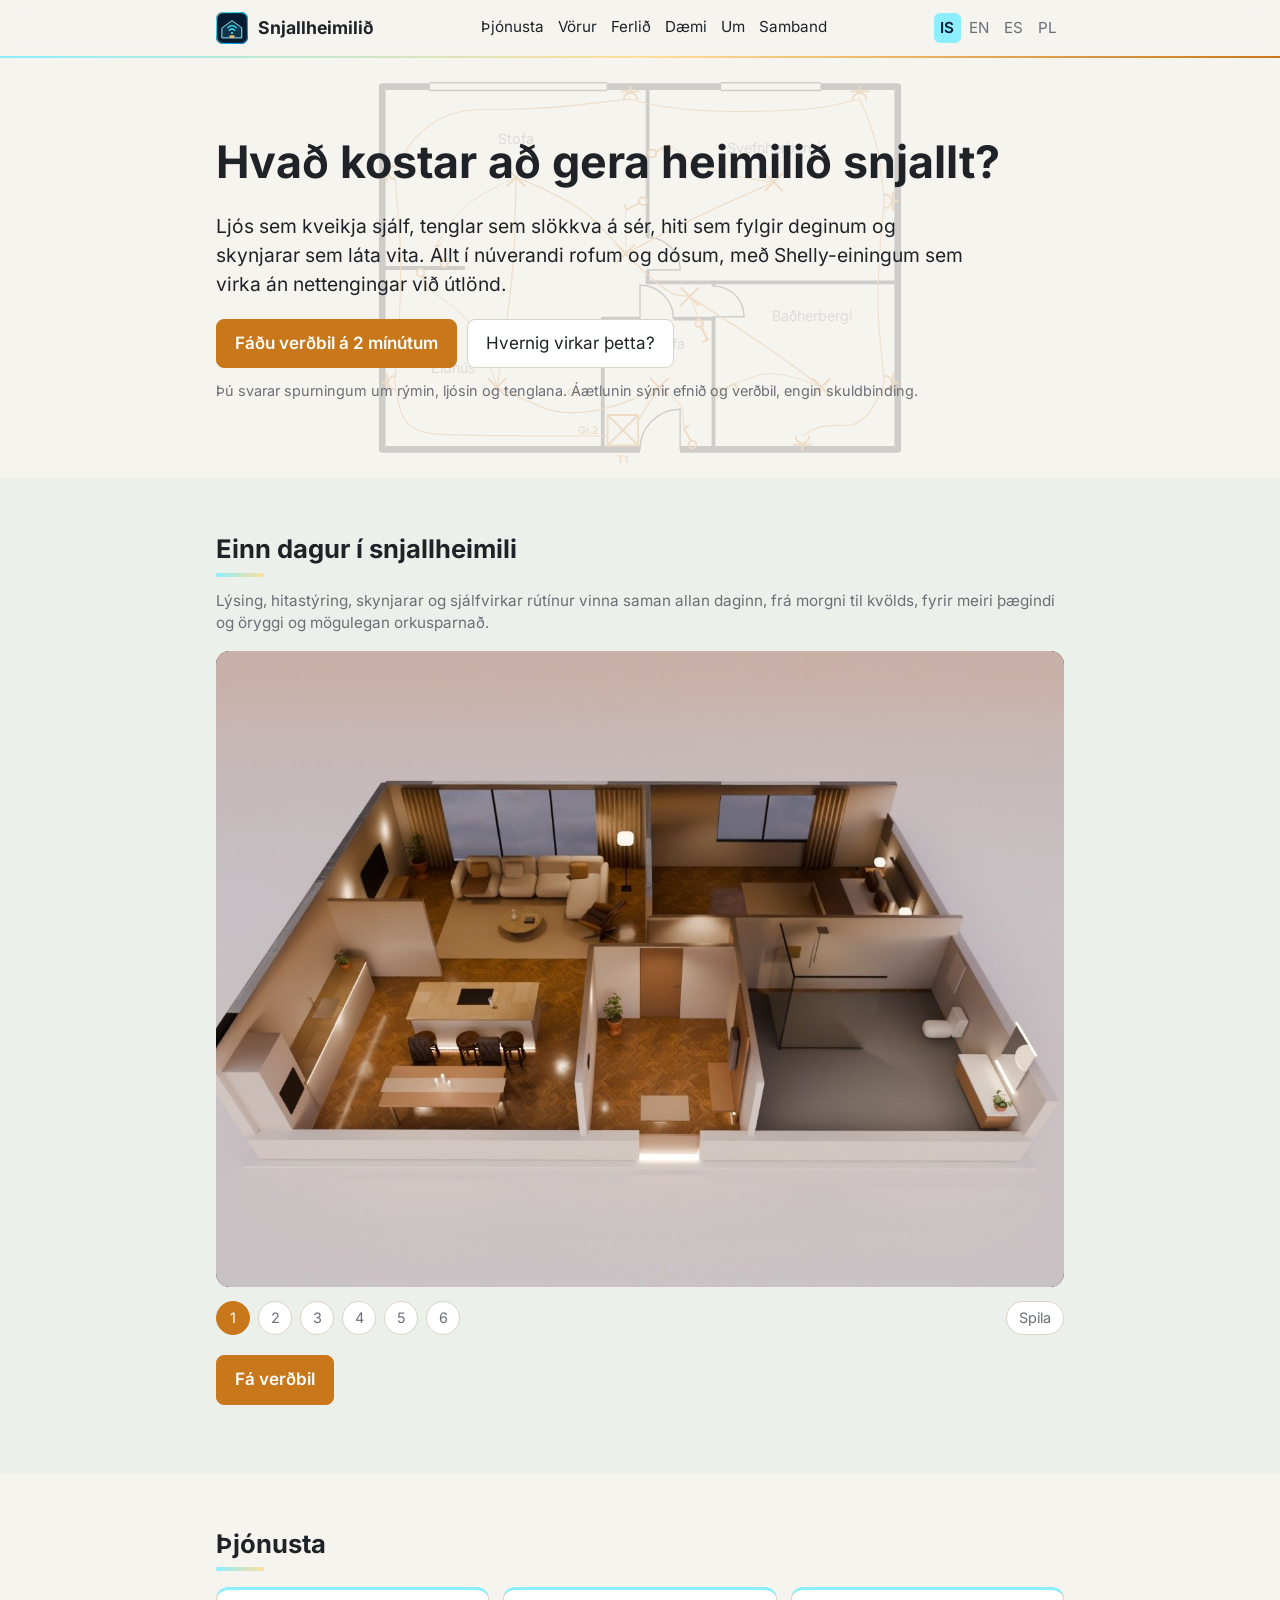
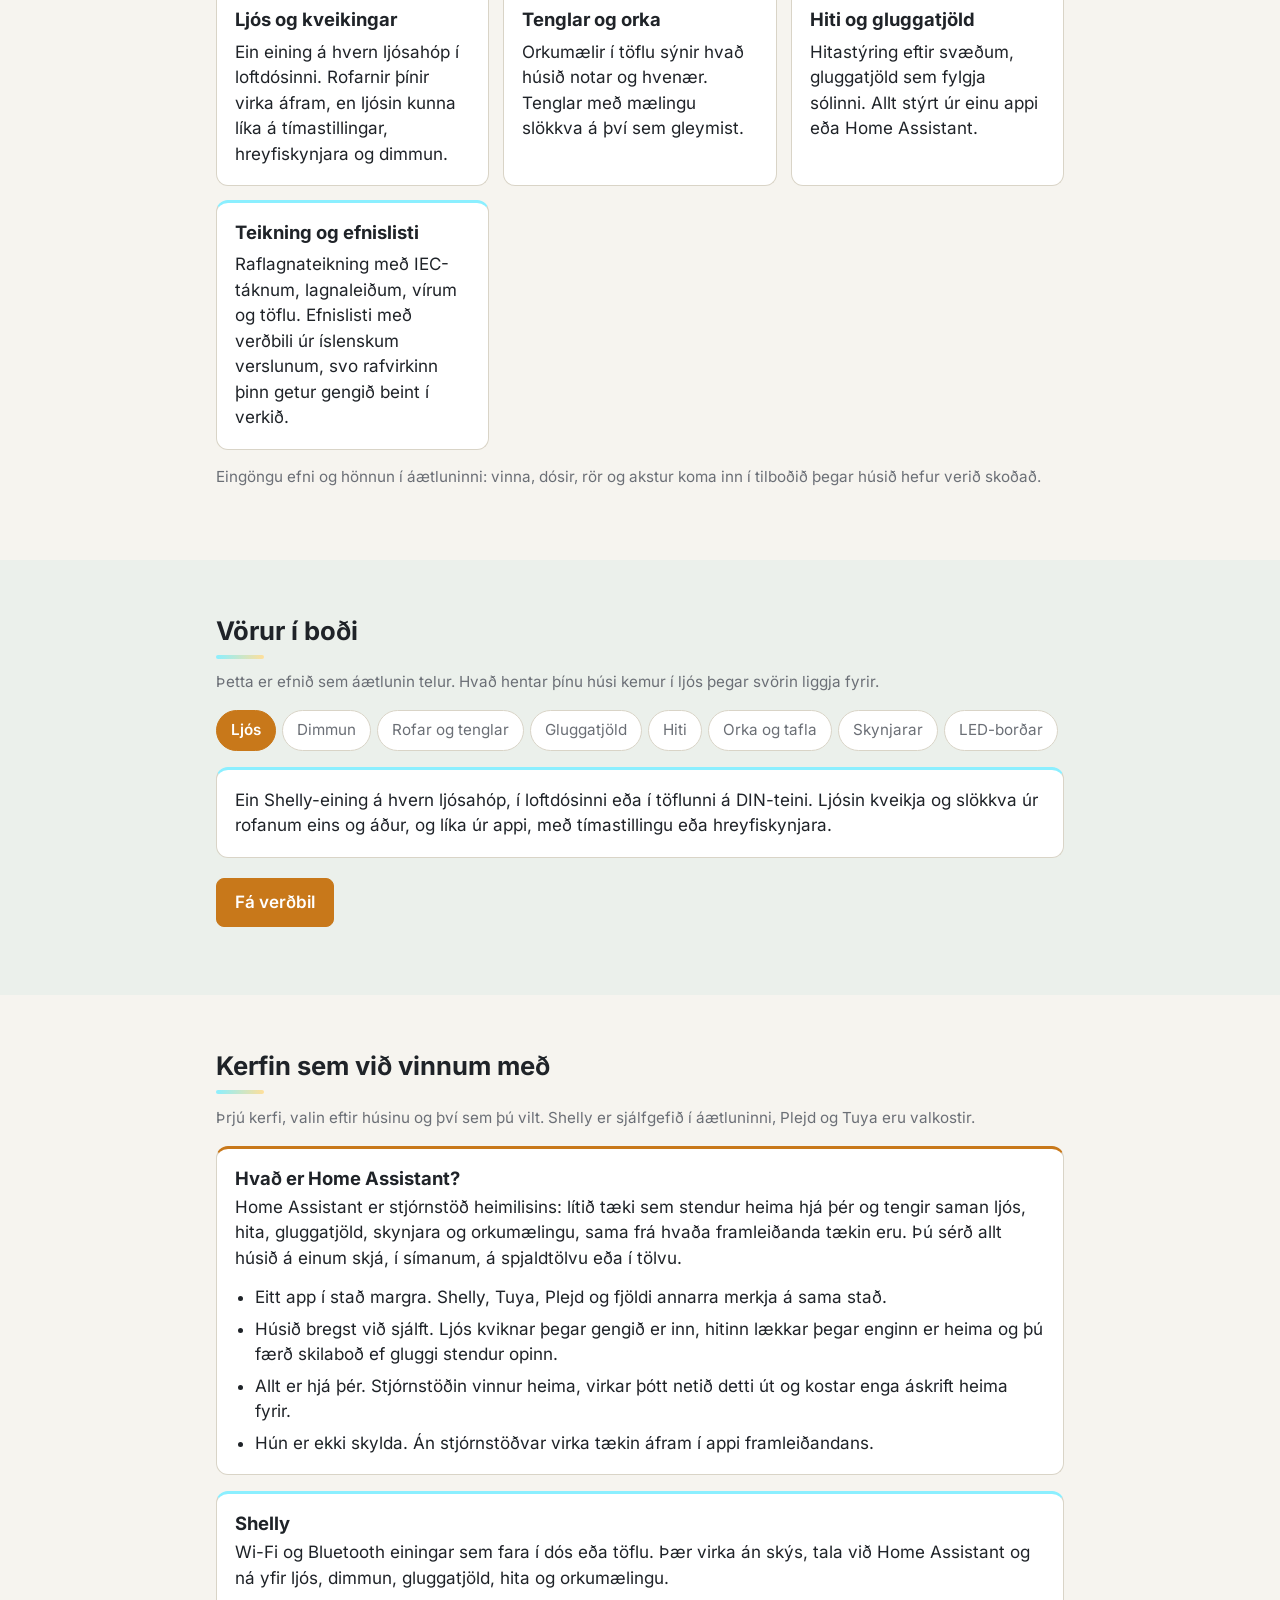
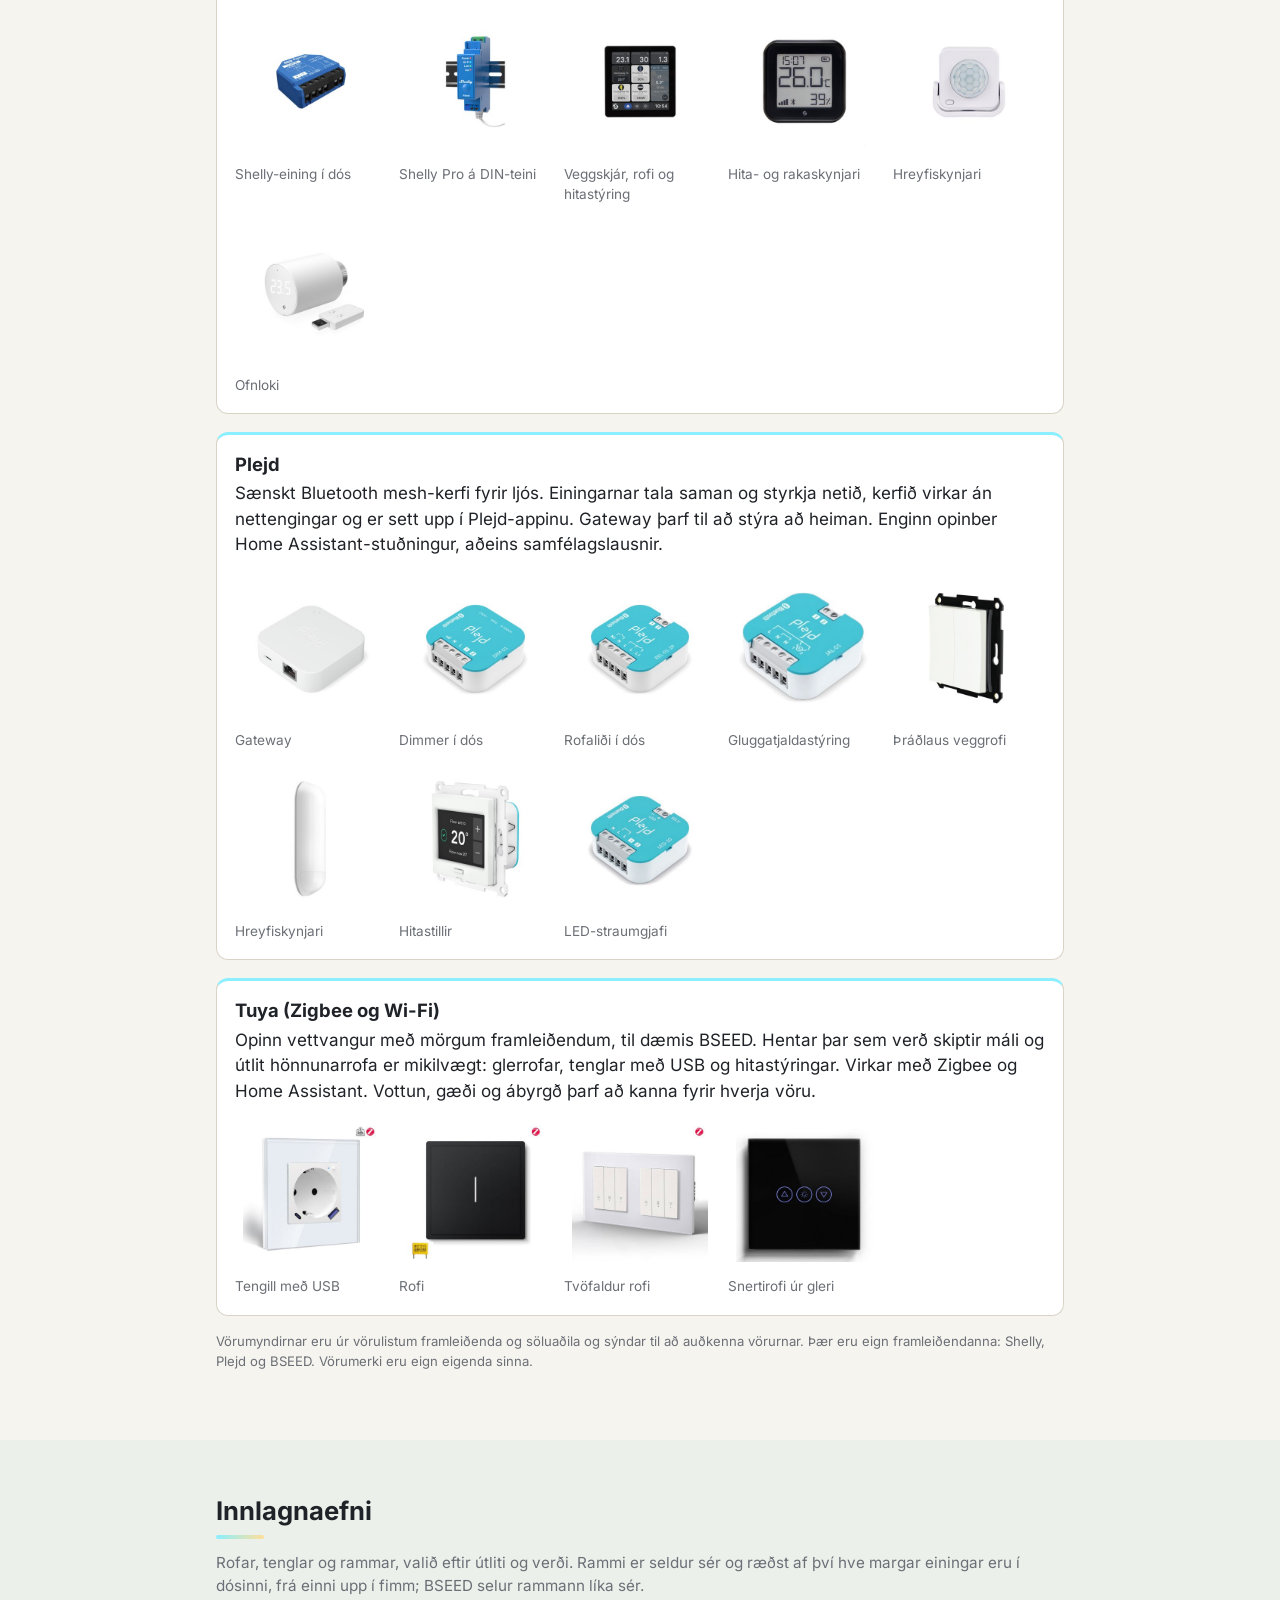
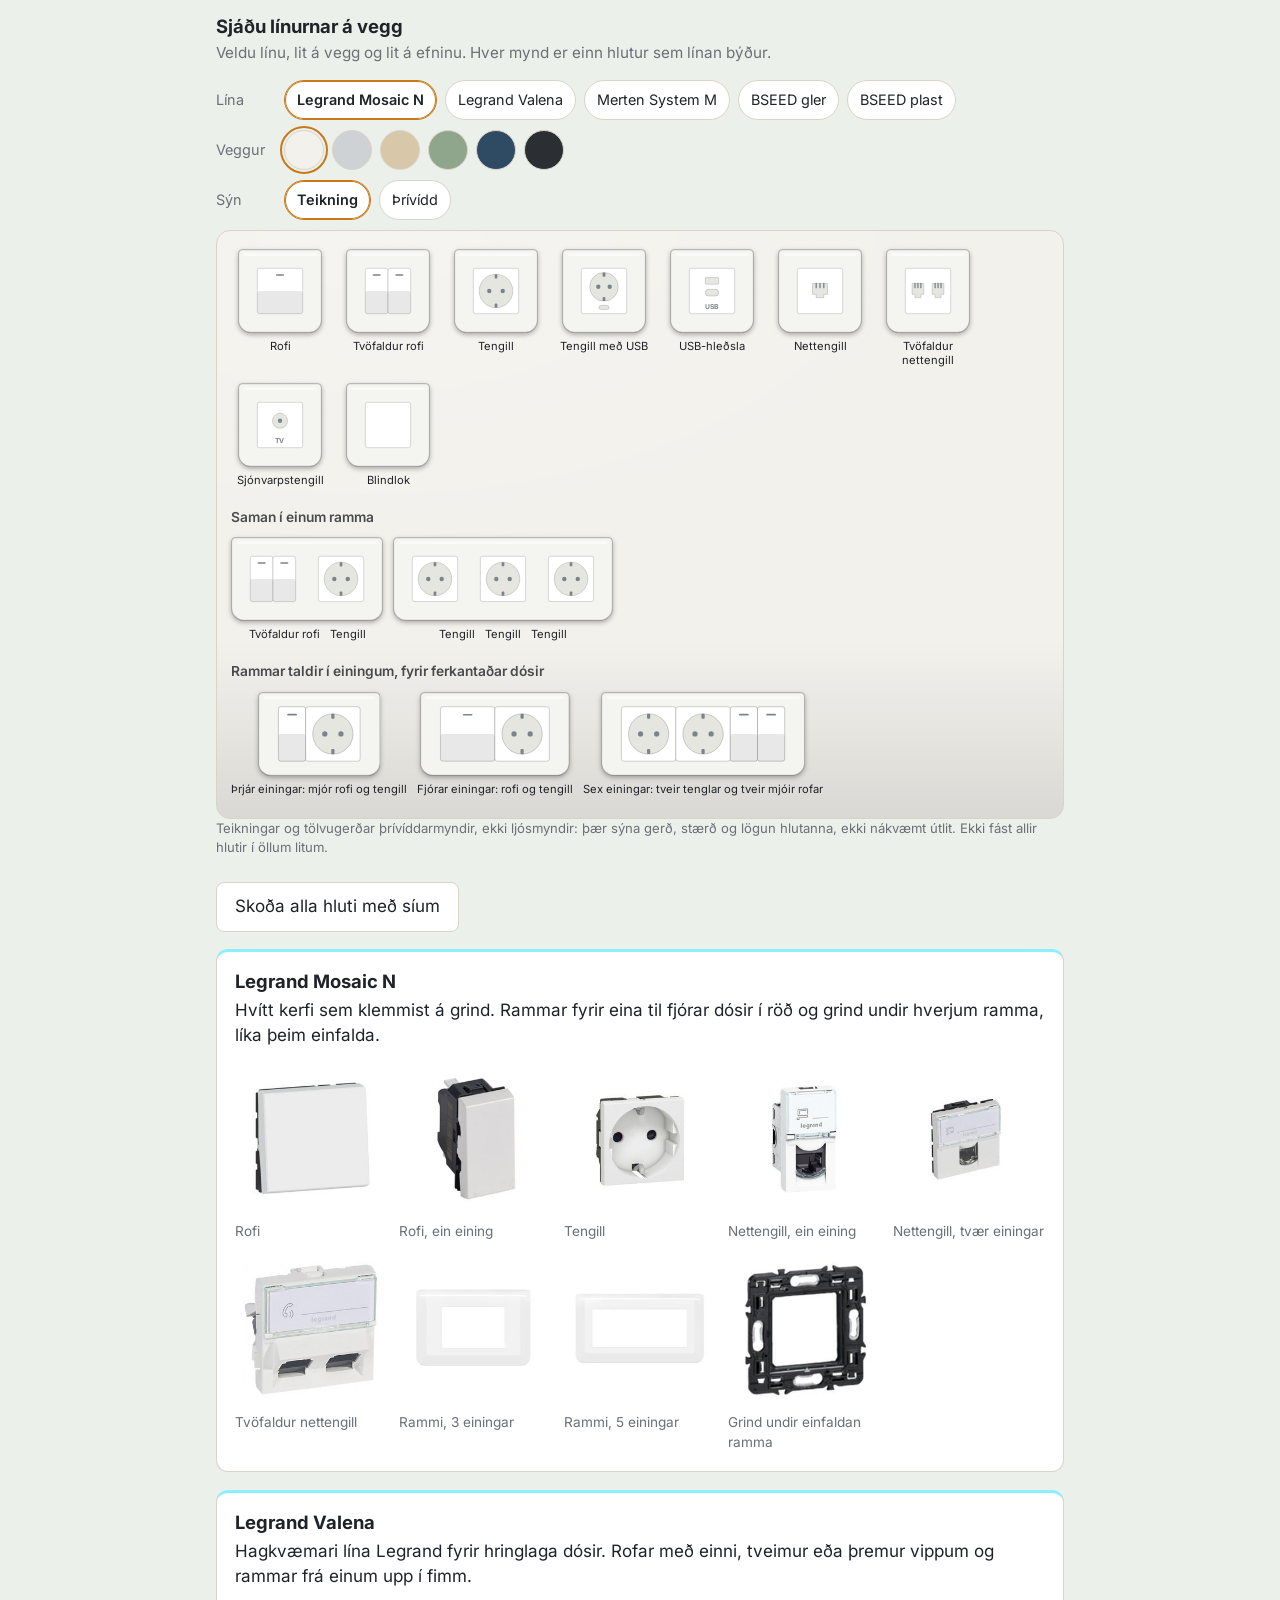
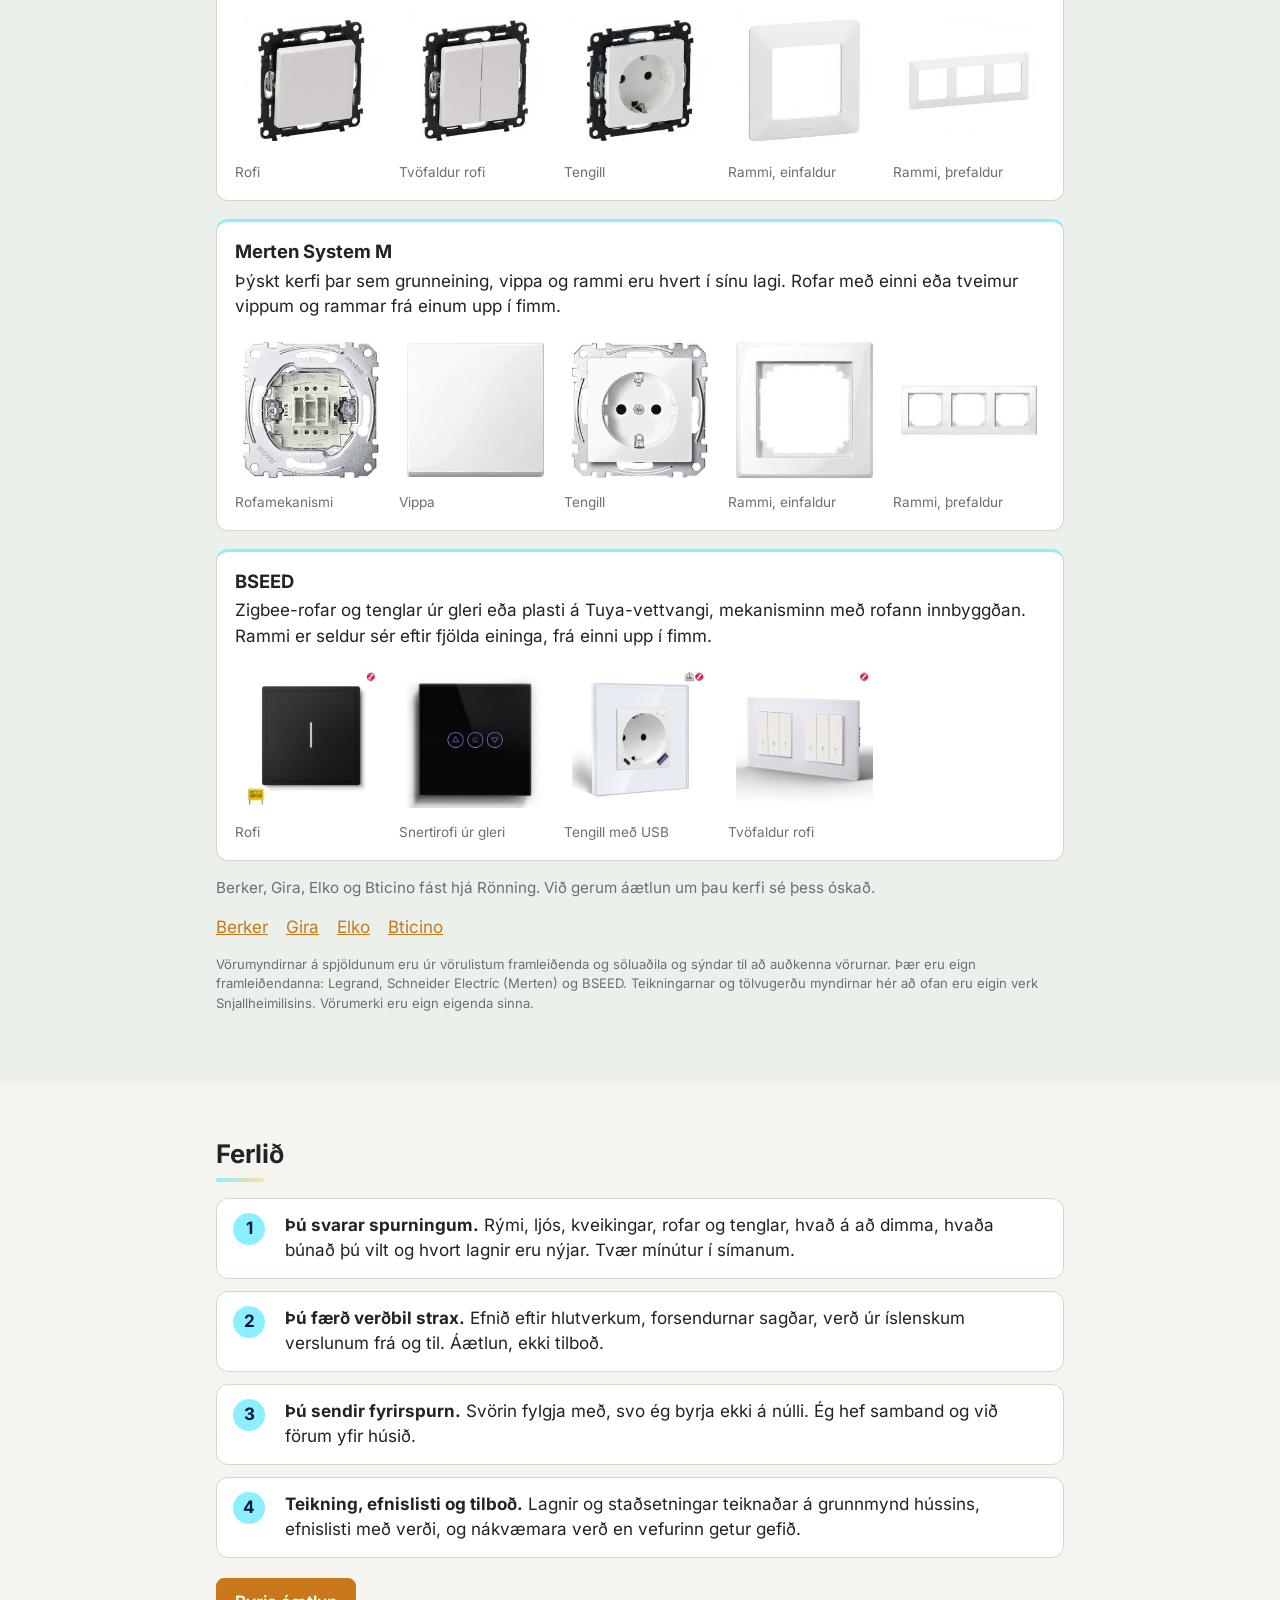
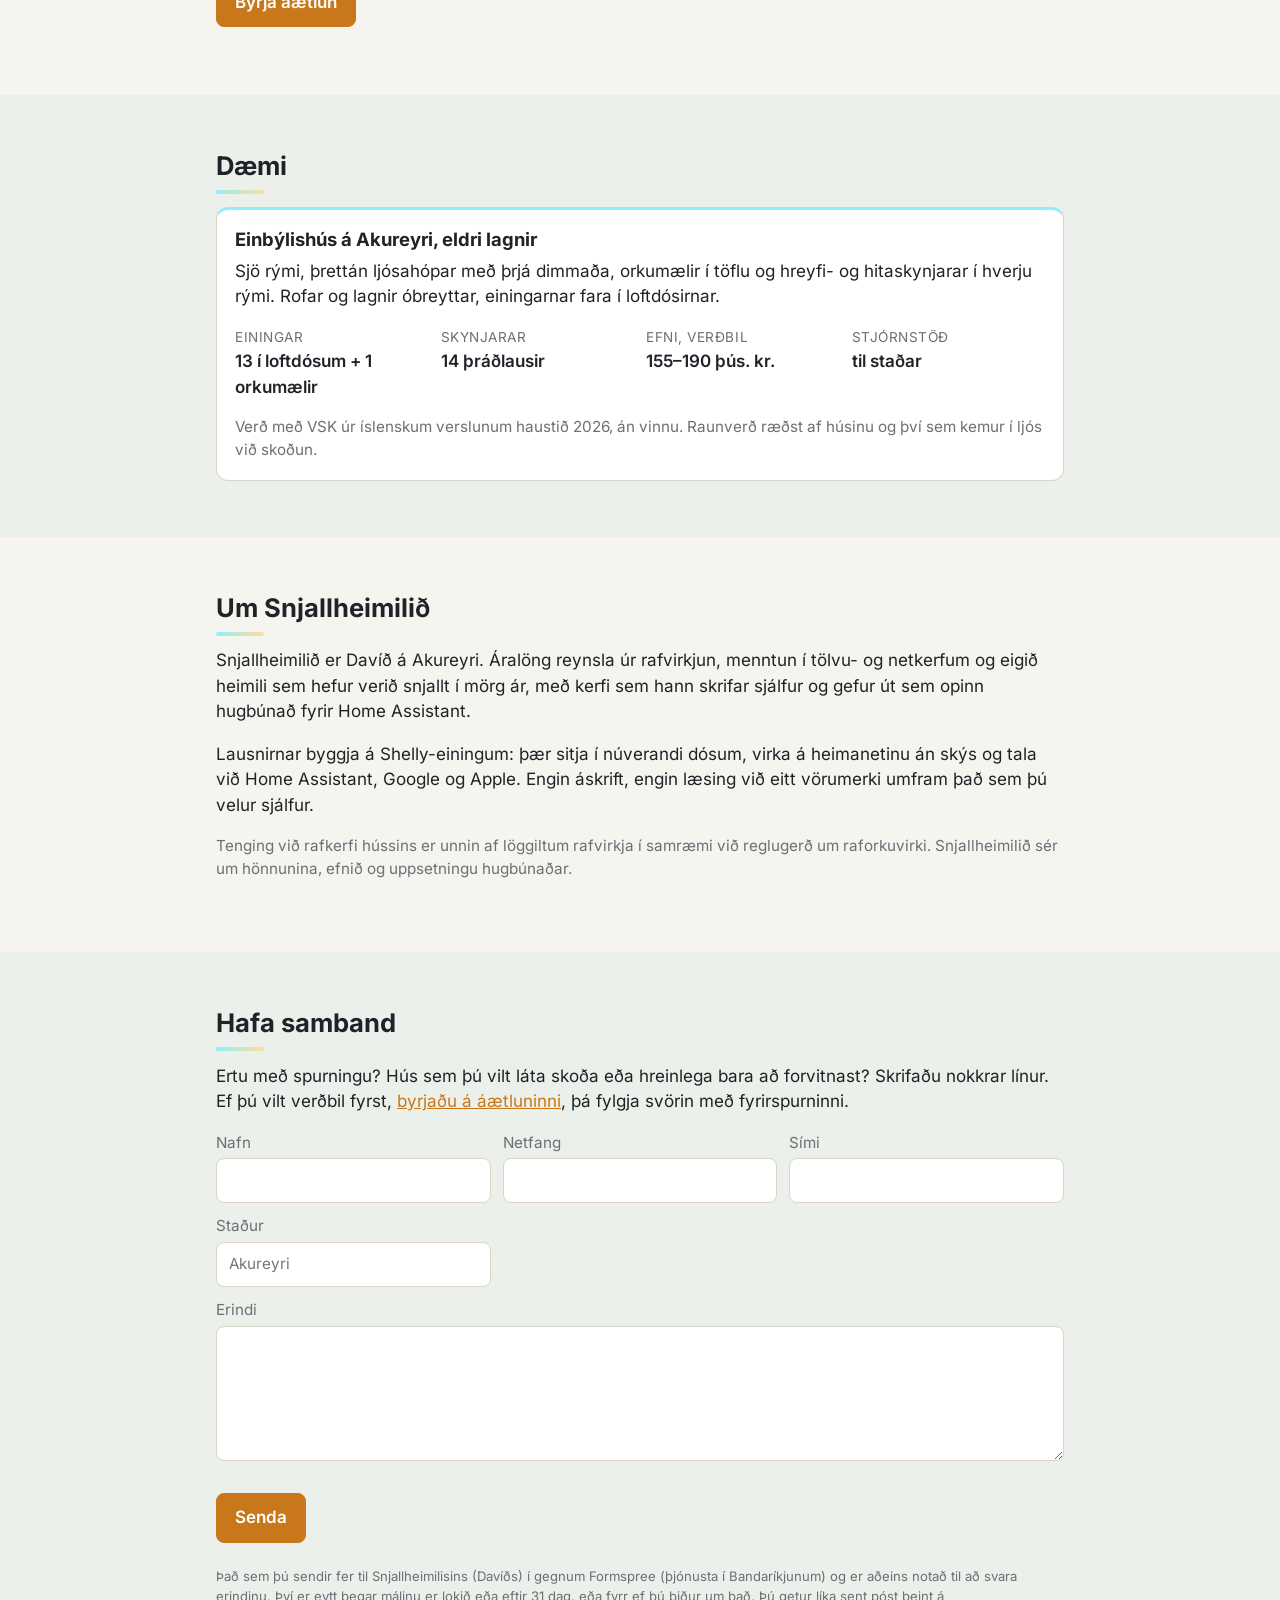
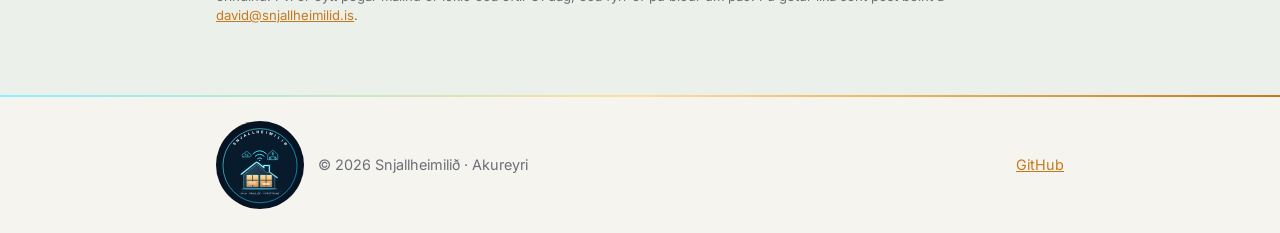
<file: index.html>
<!doctype html>
<html lang="is">
<head>
<meta charset="utf-8">
<!-- What the page may load and where it may send: its own files, the visit counter and the contact form's post, nothing else.
     No script stands in the page itself (the language pages carry their strings as JSON, which is data); style is allowed inline
     because the drawings carry their measures in style attributes. check_docs.py checks every page against this. -->
<meta http-equiv="Content-Security-Policy" content="default-src 'none'; script-src 'self' https://gc.zgo.at/count.v5.js; style-src 'self' 'unsafe-inline'; img-src 'self' https://snjallheimilid.goatcounter.com; media-src 'self'; font-src 'self'; connect-src 'self' https://formspree.io https://snjallheimilid.goatcounter.com; object-src 'none'; base-uri 'self'; form-action https://formspree.io">
<meta name="viewport" content="width=device-width, initial-scale=1, viewport-fit=cover">
<title>Snjallheimilið – snjallvæðing heimila á Akureyri</title>
<meta name="description" content="Snjallheimilið: ljós, tenglar, hiti og skynjarar sem vinna saman. Svaraðu nokkrum spurningum og fáðu verðbil á efninu strax; teikning, efnislisti og tilboð á eftir.">
<meta property="og:title" content="Snjallheimilið">
<meta property="og:description" content="Hvað kostar að gera heimilið snjallt? Fáðu verðbil á efninu á tveimur mínútum.">
<meta property="og:type" content="website">
<link rel="alternate" hreflang="is" href="https://snjallheimilid.is/">
<link rel="alternate" hreflang="en" href="https://snjallheimilid.is/en/">
<link rel="alternate" hreflang="es" href="https://snjallheimilid.is/es/">
<link rel="alternate" hreflang="pl" href="https://snjallheimilid.is/pl/">
<link rel="alternate" hreflang="x-default" href="https://snjallheimilid.is/">
<link rel="icon" href="favicon.svg" type="image/svg+xml">
<link rel="apple-touch-icon" href="img/apple-touch-icon.png">
<link rel="preload" href="fonts/inter.woff2" as="font" type="font/woff2" crossorigin>
<link rel="stylesheet" href="site.css">
</head>
<body>
<header class="top">
  <div class="wrap bar">
    <a class="brand" href="#"><img src="favicon.svg" width="32" height="32" alt="">Snjallheimilið</a>
    <nav>
      <a href="#thjonusta">Þjónusta</a>
      <a href="#vorur">Vörur</a>
      <a href="#ferli">Ferlið</a>
      <a href="#daemi">Dæmi</a>
      <a href="#um">Um</a>
      <a href="#samband">Samband</a>
    </nav>
    <nav class="lang" aria-label="Tungumál"><a href="./" lang="is" title="Íslenska">IS</a><a href="en/" lang="en" title="English">EN</a><a href="es/" lang="es" title="Español">ES</a><a href="pl/" lang="pl" title="Polski">PL</a></nav>
  </div>
</header>

<main>
<section class="hero">
  <svg class="intro" viewBox="0 0 600 440" preserveAspectRatio="xMidYMid meet" aria-hidden="true" focusable="false">
    <path class="w o" d="M30 30H570V410H30Z"/>
    <path class="w i" d="M308 30V235"/>
    <path class="w i" d="M308 235H570"/>
    <path class="w i" d="M30 220H115"/>
    <path class="w i" d="M261 410V273"/>
    <path class="w i" d="M261 273H377"/>
    <path class="w i" d="M377 410V235"/>
    <path class="cut" d="M80 30H265"/>
    <path class="win" d="M80 26H265M80 34H265"/>
    <path class="cut" d="M385 30H489"/>
    <path class="win" d="M385 26H489M385 34H489"/>
    <path class="cut" d="M300 410H342"/>
    <path class="door" d="M342 410V368"/>
    <path class="door" d="M342 368A42 42 0 0 0 300 410"/>
    <path class="cut" d="M300 273H335"/>
    <path class="door" d="M300 273V238"/>
    <path class="door" d="M300 238A35 35 0 0 1 335 273"/>
    <path class="cut" d="M308 188V222"/>
    <path class="door" d="M308 222H342"/>
    <path class="door" d="M342 222A34 34 0 0 0 308 188"/>
    <path class="cut" d="M377 239V271"/>
    <path class="door" d="M377 271H409"/>
    <path class="door" d="M409 271A32 32 0 0 0 377 239"/>
    <text class="rn" x="170" y="90">Stofa</text>
    <text class="rn" x="105" y="330">Eldhús</text>
    <text class="rn" x="440" y="100">Svefnherbergi</text>
    <text class="rn" x="480" y="275">Baðherbergi</text>
    <text class="rn" x="318" y="305">Forstofa</text>
    <path class="e" d="M266 374H298V406H266ZM266 374L298 406M298 374L266 406"/>
    <text class="gr" x="282" y="424">T1</text>
    <text class="gr" x="232" y="354">Gr.1</text>
    <path class="run" d="M298 380Q306 366 313 356L320 345"/>
    <path class="e" d="M311 336L329 354M329 336L311 354"/>
    <path class="run s" d="M320 345Q344 358 345 372L346 387"/>
    <path class="e" d="M355 405m-4.05 0a4.05 4.05 0 1 0 8.1 0a4.05 4.05 0 1 0 -8.1 0M353.2 401.4L346.0 387.9L350.9 385.6"/>
    <path class="run" d="M320 345Q240 385 195 365L150 345"/>
    <path class="e" d="M141 336L159 354M159 336L141 354"/>
    <path class="run s" d="M150 345Q132 281 106 262L79 242"/>
    <path class="e" d="M70 225m-4.05 0a4.05 4.05 0 1 0 8.1 0a4.05 4.05 0 1 0 -8.1 0M71.8 228.6L79.0 242.1L74.0 244.3"/>
    <path class="run" d="M150 345Q168 235 169 180L170 125"/>
    <path class="e" d="M161 116L179 134M179 116L161 134"/>
    <path class="run s" d="M170 125Q117 148 102 172L86 197"/>
    <path class="e" d="M95 215m-4.05 0a4.05 4.05 0 1 0 8.1 0a4.05 4.05 0 1 0 -8.1 0M93.2 211.4L86.0 197.9L91.0 195.7"/>
    <path class="run" d="M170 125Q235 150 260 178L285 205"/>
    <path class="e" d="M276 196L294 214M294 196L276 214"/>
    <path class="run s" d="M285 205L285 159"/>
    <path class="e" d="M303 150m-4.05 0a4.05 4.05 0 1 0 8.1 0a4.05 4.05 0 1 0 -8.1 0M299.4 151.8L285.9 159.0L283.6 154.1"/>
    <path class="run" d="M285 205Q335 178 365 164Q395 150 418 140L440 130"/>
    <path class="e" d="M431 121L449 139M449 121L431 139"/>
    <path class="run s" d="M440 130Q380 123 355 107L330 91"/>
    <path class="e" d="M313 100m-4.05 0a4.05 4.05 0 1 0 8.1 0a4.05 4.05 0 1 0 -8.1 0M316.6 98.2L330.1 91.0L332.4 96.0"/>
    <path class="run" d="M285 205Q325 245 338 248L352 250"/>
    <path class="e" d="M343 241L361 259M361 241L343 259"/>
    <path class="run s" d="M352 250L371 295"/>
    <path class="e" d="M362 278m-4.05 0a4.05 4.05 0 1 0 8.1 0a4.05 4.05 0 1 0 -8.1 0M363.8 281.6L371.0 295.1L366.1 297.4"/>
    <path class="run" d="M352 250Q430 300 460 322L490 345"/>
    <path class="e" d="M481 336L499 354M499 336L481 354"/>
    <path class="run s" d="M490 345Q445 325 422 333L399 341"/>
    <path class="e" d="M382 350m-4.05 0a4.05 4.05 0 1 0 8.1 0a4.05 4.05 0 1 0 -8.1 0M385.6 348.2L399.1 341.0L401.4 345.9"/>
    <text class="gr" x="246" y="394">Gr.2</text>
    <path class="run k" d="M266 396Q120 396 87 394Q54 392 48 366L43 340"/>
    <path class="e" d="M30 340L35 340M35.0 330.9L35.0 349.1M43.4 333.0A7 7 0 0 0 43.4 347.0"/>
    <path class="run k" d="M43 340Q52 240 48 180L43 120"/>
    <path class="e" d="M30 120L35 120M35.0 110.9L35.0 129.1M43.4 113.0A7 7 0 0 0 43.4 127.0"/>
    <path class="run k" d="M43 120Q70 54 135 54Q200 54 245 48L290 43"/>
    <path class="e" d="M290 30L290 35M299.1 35.0L280.9 35.0M297.0 43.4A7 7 0 0 0 283.0 43.4"/>
    <path class="run k" d="M290 43Q330 56 400 56Q470 56 500 50L530 43"/>
    <path class="e" d="M530 30L530 35M539.1 35.0L520.9 35.0M537.0 43.4A7 7 0 0 0 523.0 43.4"/>
    <path class="run k" d="M530 43Q548 80 552 115L556 150"/>
    <path class="e" d="M570 150L565 150M565.0 159.1L565.0 140.9M556.6 157.0A7 7 0 0 0 556.6 143.0"/>
    <path class="run k" d="M556 150Q546 240 551 290L556 340"/>
    <path class="e" d="M570 340L565 340M565.0 349.1L565.0 330.9M556.6 347.0A7 7 0 0 0 556.6 333.0"/>
    <path class="run k" d="M556 340Q540 386 515 385Q490 384 480 390L470 396"/>
    <path class="e" d="M470 410L470 405M460.9 405.0L479.1 405.0M463.0 396.6A7 7 0 0 0 477.0 396.6"/>
  </svg>
  <div class="wrap">
    <h1>Hvað kostar að gera heimilið snjallt?</h1>
    <p class="lede">Ljós sem kveikja sjálf, tenglar sem slökkva á sér, hiti sem fylgir deginum og skynjarar sem láta vita. Allt í núverandi rofum og dósum, með Shelly-einingum sem virka án nettengingar við útlönd.</p>
    <div class="cta">
      <a class="btn primary" data-aetlun href="https://aetlun.snjallheimilid.is/quick.html">Fáðu verðbil á 2 mínútum</a>
      <a class="btn" href="#dagur">Hvernig virkar þetta?</a>
    </div>
    <p class="fine">Þú svarar spurningum um rýmin, ljósin og tenglana. Áætlunin sýnir efnið og verðbil, engin skuldbinding.</p>
  </div>
</section>

<section id="dagur" class="alt">
  <div class="wrap">
    <h2>Einn dagur í snjallheimili</h2>
    <p class="muted">Lýsing, hitastýring, skynjarar og sjálfvirkar rútínur vinna saman allan daginn, frá morgni til kvölds, fyrir meiri þægindi og öryggi og mögulegan orkusparnað.</p>
    <div class="dagur">
      <video src="video/einn-dagur.mp4" poster="img/einn-dagur.jpg" width="1280" height="960" muted playsinline loop preload="metadata" aria-label="Stutt mynd af einum degi í snjallheimili: vekjaraklukkan hringir og ljósið í eldhúsinu kviknar, öll ljós slokkna þegar farið er út, gólfhitinn heldur hitanum í kuldanum, ljósin kvikna þegar komið er heim, stofan dimmast um kvöldið og vatnsskynjarinn vakir um nóttina."></video>
      <p class="dline" hidden><b></b> <span></span></p>
      <div class="dots" aria-label="Senur">
        <button type="button" data-go="0" aria-label="Vekjaraklukkan hringir">1</button><button type="button" data-go="13" aria-label="Farið út">2</button><button type="button" data-go="26" aria-label="Enginn heima">3</button><button type="button" data-go="36" aria-label="Komið heim">4</button><button type="button" data-go="46" aria-label="Kvöldið kemur">5</button><button type="button" data-go="55" aria-label="Nóttin">6</button>
        <button type="button" class="play" data-play>Spila</button>
      </div>
    </div>
    <div class="cta"><a class="btn primary" data-aetlun href="https://aetlun.snjallheimilid.is/quick.html">Fá verðbil</a></div>
  </div>
</section>

<section id="thjonusta">
  <div class="wrap">
    <h2>Þjónusta</h2>
    <div class="cards">
      <article class="card">
        <h3>Ljós og kveikingar</h3>
        <p>Ein eining á hvern ljósahóp í loftdósinni. Rofarnir þínir virka áfram, en ljósin kunna líka á tímastillingar, hreyfiskynjara og dimmun.</p>
      </article>
      <article class="card">
        <h3>Tenglar og orka</h3>
        <p>Orkumælir í töflu sýnir hvað húsið notar og hvenær. Tenglar með mælingu slökkva á því sem gleymist.</p>
      </article>
      <article class="card">
        <h3>Hiti og gluggatjöld</h3>
        <p>Hitastýring eftir svæðum, gluggatjöld sem fylgja sólinni. Allt stýrt úr einu appi eða Home Assistant.</p>
      </article>
      <article class="card">
        <h3>Teikning og efnislisti</h3>
        <p>Raflagnateikning með IEC-táknum, lagnaleiðum, vírum og töflu. Efnislisti með verðbili úr íslenskum verslunum, svo rafvirkinn þinn getur gengið beint í verkið.</p>
      </article>
    </div>
    <p class="muted">Eingöngu efni og hönnun í áætluninni: vinna, dósir, rör og akstur koma inn í tilboðið þegar húsið hefur verið skoðað.</p>
  </div>
</section>

<section id="vorur" class="alt">
  <div class="wrap">
    <h2>Vörur í boði</h2>
    <p class="muted">Þetta er efnið sem áætlunin telur. Hvað hentar þínu húsi kemur í ljós þegar svörin liggja fyrir.</p>
    <div class="vtabs">
      <div class="tablist" role="tablist" aria-label="Vöruflokkar"><button type="button" role="tab" id="t-ljos" aria-controls="p-ljos" aria-selected="true">Ljós</button><button type="button" role="tab" id="t-dimmun" aria-controls="p-dimmun">Dimmun</button><button type="button" role="tab" id="t-rofar" aria-controls="p-rofar">Rofar og tenglar</button><button type="button" role="tab" id="t-gluggatjold" aria-controls="p-gluggatjold">Gluggatjöld</button><button type="button" role="tab" id="t-hiti" aria-controls="p-hiti">Hiti</button><button type="button" role="tab" id="t-orka" aria-controls="p-orka">Orka og tafla</button><button type="button" role="tab" id="t-skynjarar" aria-controls="p-skynjarar">Skynjarar</button><button type="button" role="tab" id="t-led" aria-controls="p-led">LED-borðar</button><button type="button" role="tab" id="t-stjorn" aria-controls="p-stjorn">Stjórnstöð</button></div>
      <div role="tabpanel" id="p-ljos" aria-labelledby="t-ljos" class="panel"><p>Ein Shelly-eining á hvern ljósahóp, í loftdósinni eða í töflunni á DIN-teini. Ljósin kveikja og slökkva úr rofanum eins og áður, og líka úr appi, með tímastillingu eða hreyfiskynjara.</p></div>
      <div role="tabpanel" id="p-dimmun" aria-labelledby="t-dimmun" class="panel"><p>Dimmer fyrir hvern dimmaðan ljósahóp, í loftdósinni, eða í töflunni þar sem tveir hópar deila einni einingu. Venjulegur vippurofi kveikir og slekkur aðeins, svo á dimmuðum hópum kemur þrýstirofi með gorm: haldið inni dimmar.</p></div>
      <div role="tabpanel" id="p-rofar" aria-labelledby="t-rofar" class="panel"><p>Núverandi rofar og tenglar eru notaðir áfram þar sem það hentar. Nýir rofar og tenglar eru vandaðir hönnunarrofar með vippu og ramma. Þráðlaus hnappur eða Shelly i4 í rofadósinni kveikir án aukavírs.</p></div>
      <div role="tabpanel" id="p-gluggatjold" aria-labelledby="t-gluggatjold" class="panel"><p>Ein eining á hvern glugga með mótor. Tjöldin hreyfast eftir tíma eða senu og má líka stjórna í appinu.</p></div>
      <div role="tabpanel" id="p-hiti" aria-labelledby="t-hiti" class="panel"><p>Ein eining á hvert hitasvæði, ofna eða gólfhita, og hitastýring á hverju svæði: Bluetooth hita- og rakaskynjari, eða Shelly-skjár á vegg sem er bæði rofi og hitastýring.</p></div>
      <div role="tabpanel" id="p-orka" aria-labelledby="t-orka" class="panel"><p>Orkumælir í töflu sýnir notkun hússins. Í töflunni geta líka verið Shelly Pro-einingar á DIN-teini og snjöll sjálfvör, sem má slökkva á úr fjarska og sýna álagið. Eitt sjálfvar er talið á hverja grein.</p></div>
      <div role="tabpanel" id="p-skynjarar" aria-labelledby="t-skynjarar" class="panel"><p>Hreyfi-, hita- og rakaskynjarar í rýmum og skynjarar á útihurðum. Þeir eru þráðlausir, tala Bluetooth við næstu Shelly-einingu eða Bluetooth-gátt.</p></div>
      <div role="tabpanel" id="p-led" aria-labelledby="t-led" class="panel"><p>COB-borðar í RGB, RGB með stillanlegu hvítu eða stillanlegu hvítu (CCT), með spenni og stýringu sem ræður við litina. Borðarnir eru teiknaðir sem línuleg ljós á grunnmyndinni og taldir á metra.</p></div>
      <div role="tabpanel" id="p-stjorn" aria-labelledby="t-stjorn" class="panel"><p>Home Assistant, ýmist sem lítil stjórnstöð eða lítil tölva, ef þú vilt allt á einum stað. Án stjórnstöðvar virka einingarnar í Shelly-appinu.</p></div>
    </div>
    <div class="cta"><a class="btn primary" data-aetlun href="https://aetlun.snjallheimilid.is/quick.html">Fá verðbil</a></div>
  </div>
</section>

<section id="kerfi">
  <div class="wrap">
    <h2>Kerfin sem við vinnum með</h2>
    <p class="muted">Þrjú kerfi, valin eftir húsinu og því sem þú vilt. Shelly er sjálfgefið í áætluninni, Plejd og Tuya eru valkostir.</p>
    <div class="sys ha" id="home-assistant"><h3>Hvað er Home Assistant?</h3><p>Home Assistant er stjórnstöð heimilisins: lítið tæki sem stendur heima hjá þér og tengir saman ljós, hita, gluggatjöld, skynjara og orkumælingu, sama frá hvaða framleiðanda tækin eru. Þú sérð allt húsið á einum skjá, í símanum, á spjaldtölvu eða í tölvu.</p><ul class="points"><li>Eitt app í stað margra. Shelly, Tuya, Plejd og fjöldi annarra merkja á sama stað.</li><li>Húsið bregst við sjálft. Ljós kviknar þegar gengið er inn, hitinn lækkar þegar enginn er heima og þú færð skilaboð ef gluggi stendur opinn.</li><li>Allt er hjá þér. Stjórnstöðin vinnur heima, virkar þótt netið detti út og kostar enga áskrift heima fyrir.</li><li>Hún er ekki skylda. Án stjórnstöðvar virka tækin áfram í appi framleiðandans.</li></ul></div>
    <div class="systems">
    <div class="sys"><h3>Shelly</h3><p>Wi-Fi og Bluetooth einingar sem fara í dós eða töflu. Þær virka án skýs, tala við Home Assistant og ná yfir ljós, dimmun, gluggatjöld, hita og orkumælingu.</p><div class="pgrid"><figure class="pfig"><div class="pimg"><img src="img/products/shelly/relay.jpg" width="180" height="180" loading="lazy" alt="Shelly-eining í dós"></div><figcaption>Shelly-eining í dós</figcaption></figure><figure class="pfig"><div class="pimg"><img src="img/products/shelly/pro.jpg" width="180" height="180" loading="lazy" alt="Shelly Pro á DIN-teini"></div><figcaption>Shelly Pro á DIN-teini</figcaption></figure><figure class="pfig"><div class="pimg"><img src="img/products/shelly/display.jpg" width="180" height="180" loading="lazy" alt="Veggskjár, rofi og hitastýring"></div><figcaption>Veggskjár, rofi og hitastýring</figcaption></figure><figure class="pfig"><div class="pimg"><img src="img/products/shelly/ht.jpg" width="180" height="180" loading="lazy" alt="Hita- og rakaskynjari"></div><figcaption>Hita- og rakaskynjari</figcaption></figure><figure class="pfig"><div class="pimg"><img src="img/products/shelly/motion.jpg" width="180" height="180" loading="lazy" alt="Hreyfiskynjari"></div><figcaption>Hreyfiskynjari</figcaption></figure><figure class="pfig"><div class="pimg"><img src="img/products/shelly/trv.jpg" width="180" height="180" loading="lazy" alt="Ofnloki"></div><figcaption>Ofnloki</figcaption></figure></div></div>
    <div class="sys"><h3>Plejd</h3><p>Sænskt Bluetooth mesh-kerfi fyrir ljós. Einingarnar tala saman og styrkja netið, kerfið virkar án nettengingar og er sett upp í Plejd-appinu. Gateway þarf til að stýra að heiman. Enginn opinber Home Assistant-stuðningur, aðeins samfélagslausnir.</p><div class="pgrid"><figure class="pfig"><div class="pimg"><img src="img/products/plejd/gwy.jpg" width="180" height="180" loading="lazy" alt="Gateway"></div><figcaption>Gateway</figcaption></figure><figure class="pfig"><div class="pimg"><img src="img/products/plejd/dim.jpg" width="180" height="180" loading="lazy" alt="Dimmer í dós"></div><figcaption>Dimmer í dós</figcaption></figure><figure class="pfig"><div class="pimg"><img src="img/products/plejd/rel.jpg" width="180" height="180" loading="lazy" alt="Rofaliði í dós"></div><figcaption>Rofaliði í dós</figcaption></figure><figure class="pfig"><div class="pimg"><img src="img/products/plejd/jal.jpg" width="180" height="180" loading="lazy" alt="Gluggatjaldastýring"></div><figcaption>Gluggatjaldastýring</figcaption></figure><figure class="pfig"><div class="pimg"><img src="img/products/plejd/wph.jpg" width="180" height="180" loading="lazy" alt="Þráðlaus veggrofi"></div><figcaption>Þráðlaus veggrofi</figcaption></figure><figure class="pfig"><div class="pimg"><img src="img/products/plejd/wms.jpg" width="180" height="180" loading="lazy" alt="Hreyfiskynjari"></div><figcaption>Hreyfiskynjari</figcaption></figure><figure class="pfig"><div class="pimg"><img src="img/products/plejd/trm.jpg" width="180" height="180" loading="lazy" alt="Hitastillir"></div><figcaption>Hitastillir</figcaption></figure><figure class="pfig"><div class="pimg"><img src="img/products/plejd/led.jpg" width="180" height="180" loading="lazy" alt="LED-straumgjafi"></div><figcaption>LED-straumgjafi</figcaption></figure></div></div>
    <div class="sys"><h3>Tuya (Zigbee og Wi-Fi)</h3><p>Opinn vettvangur með mörgum framleiðendum, til dæmis BSEED. Hentar þar sem verð skiptir máli og útlit hönnunarrofa er mikilvægt: glerrofar, tenglar með USB og hitastýringar. Virkar með Zigbee og Home Assistant. Vottun, gæði og ábyrgð þarf að kanna fyrir hverja vöru.</p><div class="pgrid"><figure class="pfig"><div class="pimg"><img src="img/products/tuya/socket.jpg" width="180" height="180" loading="lazy" alt="Tengill með USB"></div><figcaption>Tengill með USB</figcaption></figure><figure class="pfig"><div class="pimg"><img src="img/products/tuya/touch.jpg" width="180" height="180" loading="lazy" alt="Rofi"></div><figcaption>Rofi</figcaption></figure><figure class="pfig"><div class="pimg"><img src="img/products/tuya/curtain.jpg" width="180" height="180" loading="lazy" alt="Tvöfaldur rofi"></div><figcaption>Tvöfaldur rofi</figcaption></figure><figure class="pfig"><div class="pimg"><img src="img/products/tuya/dim.jpg" width="180" height="180" loading="lazy" alt="Snertirofi úr gleri"></div><figcaption>Snertirofi úr gleri</figcaption></figure></div></div>
    </div>
    <p class="muted small">Vörumyndirnar eru úr vörulistum framleiðenda og söluaðila og sýndar til að auðkenna vörurnar. Þær eru eign framleiðendanna: Shelly, Plejd og BSEED. Vörumerki eru eign eigenda sinna.</p>
  </div>
</section>

<section id="innlagnaefni" class="alt">
  <div class="wrap">
    <h2>Innlagnaefni</h2>
    <p class="muted">Rofar, tenglar og rammar, valið eftir útliti og verði. Rammi er seldur sér og ræðst af því hve margar einingar eru í dósinni, frá einni upp í fimm; BSEED selur rammann líka sér.</p>
    <!-- lines-view:start (written by tools/lines_view.py, do not edit by hand) -->
    <div class="lv" data-line="mosaic" data-fit="white">
      <h3>Sjáðu línurnar á vegg</h3><p class="muted">Veldu línu, lit á vegg og lit á efninu. Hver mynd er einn hlutur sem línan býður.</p>
      <div class="lv-bar"><span class="lv-lab">Lína</span><button type="button" class="lv-tab" data-line="mosaic" data-fits="white" aria-pressed="true">Legrand Mosaic N</button><button type="button" class="lv-tab" data-line="valena" data-fits="white" aria-pressed="false">Legrand Valena</button><button type="button" class="lv-tab" data-line="merten" data-fits="white" aria-pressed="false">Merten System M</button><button type="button" class="lv-tab" data-line="bseed_glass" data-fits="white black grey gold" aria-pressed="false">BSEED gler</button><button type="button" class="lv-tab" data-line="bseed_plastic" data-fits="white black grey gold" aria-pressed="false">BSEED plast</button></div>
      <div class="lv-bar"><span class="lv-lab">Veggur</span><button type="button" class="lv-sw" data-wall="#f3f1ec" style="--c:#f3f1ec" aria-label="Hvítur veggur" title="Hvítur veggur" aria-pressed="true"></button><button type="button" class="lv-sw" data-wall="#cfd2d4" style="--c:#cfd2d4" aria-label="Ljósgrár veggur" title="Ljósgrár veggur" aria-pressed="false"></button><button type="button" class="lv-sw" data-wall="#d8c7a8" style="--c:#d8c7a8" aria-label="Sandlitaður veggur" title="Sandlitaður veggur" aria-pressed="false"></button><button type="button" class="lv-sw" data-wall="#8fa58c" style="--c:#8fa58c" aria-label="Grænn veggur" title="Grænn veggur" aria-pressed="false"></button><button type="button" class="lv-sw" data-wall="#2f4a63" style="--c:#2f4a63" aria-label="Blár veggur" title="Blár veggur" aria-pressed="false"></button><button type="button" class="lv-sw" data-wall="#2b2e33" style="--c:#2b2e33" aria-label="Dökkur veggur" title="Dökkur veggur" aria-pressed="false"></button></div>
      <div class="lv-bar lv-fits"><span class="lv-lab">Litur</span><button type="button" class="lv-fit" data-fit="white" aria-pressed="true">Hvítt</button><button type="button" class="lv-fit" data-fit="black" aria-pressed="false">Svart</button><button type="button" class="lv-fit" data-fit="grey" aria-pressed="false">Grátt</button><button type="button" class="lv-fit" data-fit="gold" aria-pressed="false">Gyllt</button></div>
      <div class="lv-bar lv-modes"><span class="lv-lab">Sýn</span><button type="button" class="lv-mode" data-mode="draw" aria-pressed="true">Teikning</button><button type="button" class="lv-mode" data-mode="3d" aria-pressed="false">Þrívídd</button></div>
      <div class="lv-wall">
        <div class="lv-set" data-set="mosaic"><h4>Legrand Mosaic N</h4><figure class="lv-hero"><img alt="Legrand Mosaic N" data-src="img/lines3d/hero-mosaic.webp" width="1400" height="800" decoding="async"><figcaption>Nærmynd, tölvugerð</figcaption></figure><div class="lv-grid"><figure class="lv-fig" style="--n:1"><svg class="lv-svg" viewBox="0 0 74 74" style="--n:1" aria-hidden="true"><path class="plate" d="M4 .5H70A4 4 0 0 1 73.5 4V63A11 11 0 0 1 63 73.5H11A11 11 0 0 1 .5 63V4A4 4 0 0 1 4 .5Z"/><path class="band" d="M6 5H68"/><g transform="translate(7 1)"><g class="cell"><g class="rock"><rect class="k" x="3.0" y="9" width="54.0" height="54" rx="2.5"/><rect class="sh a" x="3.0" y="9" width="54.0" height="27" rx="2.5"/><rect class="sh b" x="3.0" y="36" width="54.0" height="27" rx="2.5"/><line class="i" x1="26.0" y1="17" x2="34.0" y2="17"/></g></g></g></svg><img class="lv-pic" alt="" data-file="sw1" width="424" height="424" style="--k:1.293" decoding="async"><figcaption>Rofi</figcaption></figure><figure class="lv-fig" style="--n:1"><svg class="lv-svg" viewBox="0 0 74 74" style="--n:1" aria-hidden="true"><path class="plate" d="M4 .5H70A4 4 0 0 1 73.5 4V63A11 11 0 0 1 63 73.5H11A11 11 0 0 1 .5 63V4A4 4 0 0 1 4 .5Z"/><path class="band" d="M6 5H68"/><g transform="translate(7 1)"><g class="cell"><g class="rock"><rect class="k" x="3.0" y="9" width="27.0" height="54" rx="2.5"/><rect class="sh a" x="3.0" y="9" width="27.0" height="27" rx="2.5"/><rect class="sh b" x="3.0" y="36" width="27.0" height="27" rx="2.5"/><line class="i" x1="12.5" y1="17" x2="20.5" y2="17"/></g><g class="rock"><rect class="k" x="30.0" y="9" width="27.0" height="54" rx="2.5"/><rect class="sh a" x="30.0" y="9" width="27.0" height="27" rx="2.5"/><rect class="sh b" x="30.0" y="36" width="27.0" height="27" rx="2.5"/><line class="i" x1="39.5" y1="17" x2="47.5" y2="17"/></g></g></g></svg><img class="lv-pic" alt="" data-file="sw2" width="424" height="424" style="--k:1.293" decoding="async"><figcaption>Tvöfaldur rofi</figcaption></figure><figure class="lv-fig" style="--n:1"><svg class="lv-svg" viewBox="0 0 74 74" style="--n:1" aria-hidden="true"><path class="plate" d="M4 .5H70A4 4 0 0 1 73.5 4V63A11 11 0 0 1 63 73.5H11A11 11 0 0 1 .5 63V4A4 4 0 0 1 4 .5Z"/><path class="band" d="M6 5H68"/><g transform="translate(7 1)"><g class="cell"><rect class="k" x="3" y="9" width="54" height="54" rx="2.5"/><circle class="d" cx="30.0" cy="36" r="20"/><circle class="f" cx="22.0" cy="36" r="2.6"/><circle class="f" cx="38.0" cy="36" r="2.6"/><rect class="f" x="28.4" y="16" width="3.2" height="5" rx="1"/><rect class="f" x="28.4" y="51" width="3.2" height="5" rx="1"/></g></g></svg><img class="lv-pic" alt="" data-file="socket" width="424" height="424" style="--k:1.293" decoding="async"><figcaption>Tengill</figcaption></figure><figure class="lv-fig" style="--n:1"><svg class="lv-svg" viewBox="0 0 74 74" style="--n:1" aria-hidden="true"><path class="plate" d="M4 .5H70A4 4 0 0 1 73.5 4V63A11 11 0 0 1 63 73.5H11A11 11 0 0 1 .5 63V4A4 4 0 0 1 4 .5Z"/><path class="band" d="M6 5H68"/><g transform="translate(7 1)"><g class="cell"><rect class="k" x="3" y="9" width="54" height="54" rx="2.5"/><circle class="d" cx="30.0" cy="31" r="17"/><circle class="f" cx="23.2" cy="31" r="2.6"/><circle class="f" cx="36.8" cy="31" r="2.6"/><rect class="f" x="28.4" y="14" width="3.2" height="5" rx="1"/><rect class="f" x="28.4" y="43" width="3.2" height="5" rx="1"/><rect class="d" x="24.0" y="53" width="12" height="5" rx="2.5"/></g></g></svg><img class="lv-pic" alt="" data-file="socket_usb" width="424" height="424" style="--k:1.293" decoding="async"><figcaption>Tengill með USB</figcaption></figure><figure class="lv-fig" style="--n:1"><svg class="lv-svg" viewBox="0 0 74 74" style="--n:1" aria-hidden="true"><path class="plate" d="M4 .5H70A4 4 0 0 1 73.5 4V63A11 11 0 0 1 63 73.5H11A11 11 0 0 1 .5 63V4A4 4 0 0 1 4 .5Z"/><path class="band" d="M6 5H68"/><g transform="translate(7 1)"><g class="cell"><rect class="k" x="3" y="9" width="54" height="54" rx="2.5"/><rect class="d" x="22.0" y="20" width="16" height="8" rx="1.5"/><rect class="d" x="22.0" y="34" width="16" height="8" rx="4"/><text class="f" x="30.0" y="57" text-anchor="middle" font-size="8" font-weight="700">USB</text></g></g></svg><img class="lv-pic" alt="" data-file="usb" width="424" height="424" style="--k:1.293" decoding="async"><figcaption>USB-hleðsla</figcaption></figure><figure class="lv-fig" style="--n:1"><svg class="lv-svg" viewBox="0 0 74 74" style="--n:1" aria-hidden="true"><path class="plate" d="M4 .5H70A4 4 0 0 1 73.5 4V63A11 11 0 0 1 63 73.5H11A11 11 0 0 1 .5 63V4A4 4 0 0 1 4 .5Z"/><path class="band" d="M6 5H68"/><g transform="translate(7 1)"><g class="cell"><rect class="k" x="3" y="9" width="54" height="54" rx="2.5"/><path class="d" d="M21.0 27h18v13h-4.5v4h-9v-4h-4.5z"/><line class="i" x1="25.5" y1="27" x2="25.5" y2="32"/><line class="i" x1="30.0" y1="27" x2="30.0" y2="32"/><line class="i" x1="34.5" y1="27" x2="34.5" y2="32"/></g></g></svg><img class="lv-pic" alt="" data-file="net" width="424" height="424" style="--k:1.293" decoding="async"><figcaption>Nettengill</figcaption></figure><figure class="lv-fig" style="--n:1"><svg class="lv-svg" viewBox="0 0 74 74" style="--n:1" aria-hidden="true"><path class="plate" d="M4 .5H70A4 4 0 0 1 73.5 4V63A11 11 0 0 1 63 73.5H11A11 11 0 0 1 .5 63V4A4 4 0 0 1 4 .5Z"/><path class="band" d="M6 5H68"/><g transform="translate(7 1)"><g class="cell"><rect class="k" x="3" y="9" width="54" height="54" rx="2.5"/><path class="d" d="M11.0 27h14v13h-3.5v4h-7v-4h-3.5z"/><line class="i" x1="14.5" y1="27" x2="14.5" y2="32"/><line class="i" x1="18.0" y1="27" x2="18.0" y2="32"/><line class="i" x1="21.5" y1="27" x2="21.5" y2="32"/><path class="d" d="M35.0 27h14v13h-3.5v4h-7v-4h-3.5z"/><line class="i" x1="38.5" y1="27" x2="38.5" y2="32"/><line class="i" x1="42.0" y1="27" x2="42.0" y2="32"/><line class="i" x1="45.5" y1="27" x2="45.5" y2="32"/></g></g></svg><img class="lv-pic" alt="" data-file="net2" width="424" height="424" style="--k:1.293" decoding="async"><figcaption>Tvöfaldur nettengill</figcaption></figure><figure class="lv-fig" style="--n:1"><svg class="lv-svg" viewBox="0 0 74 74" style="--n:1" aria-hidden="true"><path class="plate" d="M4 .5H70A4 4 0 0 1 73.5 4V63A11 11 0 0 1 63 73.5H11A11 11 0 0 1 .5 63V4A4 4 0 0 1 4 .5Z"/><path class="band" d="M6 5H68"/><g transform="translate(7 1)"><g class="cell"><rect class="k" x="3" y="9" width="54" height="54" rx="2.5"/><circle class="d" cx="30.0" cy="31" r="9"/><circle class="f" cx="30.0" cy="31" r="2.6"/><text class="f" x="30.0" y="57" text-anchor="middle" font-size="8" font-weight="700">TV</text></g></g></svg><img class="lv-pic" alt="" data-file="tv" width="424" height="424" style="--k:1.293" decoding="async"><figcaption>Sjónvarpstengill</figcaption></figure><figure class="lv-fig" style="--n:1"><svg class="lv-svg" viewBox="0 0 74 74" style="--n:1" aria-hidden="true"><path class="plate" d="M4 .5H70A4 4 0 0 1 73.5 4V63A11 11 0 0 1 63 73.5H11A11 11 0 0 1 .5 63V4A4 4 0 0 1 4 .5Z"/><path class="band" d="M6 5H68"/><g transform="translate(7 1)"><g class="cell"><rect class="k" x="3" y="9" width="54" height="54" rx="2.5"/></g></g></svg><img class="lv-pic" alt="" data-file="blank" width="424" height="424" style="--k:1.293" decoding="async"><figcaption>Blindlok</figcaption></figure></div><h5>Saman í einum ramma</h5><div class="lv-grid"><figure class="lv-fig wide" style="--n:2"><svg class="lv-svg" viewBox="0 0 134 74" style="--n:2" aria-hidden="true"><path class="plate" d="M4 .5H130A4 4 0 0 1 133.5 4V63A11 11 0 0 1 123 73.5H11A11 11 0 0 1 .5 63V4A4 4 0 0 1 4 .5Z"/><path class="band" d="M6 5H128"/><g transform="translate(7 1)"><g class="cell"><g class="rock"><rect class="k" x="3.0" y="9" width="27.0" height="54" rx="2.5"/><rect class="sh a" x="3.0" y="9" width="27.0" height="27" rx="2.5"/><rect class="sh b" x="3.0" y="36" width="27.0" height="27" rx="2.5"/><line class="i" x1="12.5" y1="17" x2="20.5" y2="17"/></g><g class="rock"><rect class="k" x="30.0" y="9" width="27.0" height="54" rx="2.5"/><rect class="sh a" x="30.0" y="9" width="27.0" height="27" rx="2.5"/><rect class="sh b" x="30.0" y="36" width="27.0" height="27" rx="2.5"/><line class="i" x1="39.5" y1="17" x2="47.5" y2="17"/></g></g></g><g transform="translate(67 1)"><g class="cell"><rect class="k" x="3" y="9" width="54" height="54" rx="2.5"/><circle class="d" cx="30.0" cy="36" r="20"/><circle class="f" cx="22.0" cy="36" r="2.6"/><circle class="f" cx="38.0" cy="36" r="2.6"/><rect class="f" x="28.4" y="16" width="3.2" height="5" rx="1"/><rect class="f" x="28.4" y="51" width="3.2" height="5" rx="1"/></g></g></svg><img class="lv-pic" alt="" data-file="sw2_socket" width="708" height="424" style="--k:1.157" decoding="async"><figcaption><span>Tvöfaldur rofi</span><span>Tengill</span></figcaption></figure><figure class="lv-fig wide" style="--n:3"><svg class="lv-svg" viewBox="0 0 194 74" style="--n:3" aria-hidden="true"><path class="plate" d="M4 .5H190A4 4 0 0 1 193.5 4V63A11 11 0 0 1 183 73.5H11A11 11 0 0 1 .5 63V4A4 4 0 0 1 4 .5Z"/><path class="band" d="M6 5H188"/><g transform="translate(7 1)"><g class="cell"><rect class="k" x="3" y="9" width="54" height="54" rx="2.5"/><circle class="d" cx="30.0" cy="36" r="20"/><circle class="f" cx="22.0" cy="36" r="2.6"/><circle class="f" cx="38.0" cy="36" r="2.6"/><rect class="f" x="28.4" y="16" width="3.2" height="5" rx="1"/><rect class="f" x="28.4" y="51" width="3.2" height="5" rx="1"/></g></g><g transform="translate(67 1)"><g class="cell"><rect class="k" x="3" y="9" width="54" height="54" rx="2.5"/><circle class="d" cx="30.0" cy="36" r="20"/><circle class="f" cx="22.0" cy="36" r="2.6"/><circle class="f" cx="38.0" cy="36" r="2.6"/><rect class="f" x="28.4" y="16" width="3.2" height="5" rx="1"/><rect class="f" x="28.4" y="51" width="3.2" height="5" rx="1"/></g></g><g transform="translate(127 1)"><g class="cell"><rect class="k" x="3" y="9" width="54" height="54" rx="2.5"/><circle class="d" cx="30.0" cy="36" r="20"/><circle class="f" cx="22.0" cy="36" r="2.6"/><circle class="f" cx="38.0" cy="36" r="2.6"/><rect class="f" x="28.4" y="16" width="3.2" height="5" rx="1"/><rect class="f" x="28.4" y="51" width="3.2" height="5" rx="1"/></g></g></svg><img class="lv-pic" alt="" data-file="socket_socket_socket" width="992" height="424" style="--k:1.107" decoding="async"><figcaption><span>Tengill</span><span>Tengill</span><span>Tengill</span></figcaption></figure></div><h5>Rammar taldir í einingum, fyrir ferkantaðar dósir</h5><div class="lv-grid"><figure class="lv-fig wide" style="--n:1.567"><svg class="lv-svg" viewBox="0 0 108 74" style="--n:1.567" aria-hidden="true"><path class="plate" d="M4 .5H104A4 4 0 0 1 107.5 4V63A11 11 0 0 1 97 73.5H11A11 11 0 0 1 .5 63V4A4 4 0 0 1 4 .5Z"/><path class="band" d="M6 5H102"/><g class="rock"><rect class="k" x="18" y="13" width="24" height="48" rx="2"/><rect class="sh a" x="18" y="13" width="24" height="24.0" rx="2"/><rect class="sh b" x="18" y="37.0" width="24" height="24.0" rx="2"/><line class="i" x1="26.5" y1="20" x2="33.5" y2="20"/></g><g transform="translate(39.33 5.00) scale(0.8889)"><rect class="k" x="3" y="9" width="54" height="54" rx="2.5"/><circle class="d" cx="30.0" cy="36" r="20"/><circle class="f" cx="22.0" cy="36" r="2.6"/><circle class="f" cx="38.0" cy="36" r="2.6"/><rect class="f" x="28.4" y="16" width="3.2" height="5" rx="1"/><rect class="f" x="28.4" y="51" width="3.2" height="5" rx="1"/></g></svg><img class="lv-pic" alt="" data-file="u3" width="512" height="424" style="--k:1.231" decoding="async"><figcaption>Þrjár einingar: mjór rofi og tengill</figcaption></figure><figure class="lv-fig wide" style="--n:1.967"><svg class="lv-svg" viewBox="0 0 132 74" style="--n:1.967" aria-hidden="true"><path class="plate" d="M4 .5H128A4 4 0 0 1 131.5 4V63A11 11 0 0 1 121 73.5H11A11 11 0 0 1 .5 63V4A4 4 0 0 1 4 .5Z"/><path class="band" d="M6 5H126"/><g transform="translate(15.33 5.00) scale(0.8889)"><g class="rock"><rect class="k" x="3.0" y="9" width="54.0" height="54" rx="2.5"/><rect class="sh a" x="3.0" y="9" width="54.0" height="27" rx="2.5"/><rect class="sh b" x="3.0" y="36" width="54.0" height="27" rx="2.5"/><line class="i" x1="26.0" y1="17" x2="34.0" y2="17"/></g></g><g transform="translate(63.33 5.00) scale(0.8889)"><rect class="k" x="3" y="9" width="54" height="54" rx="2.5"/><circle class="d" cx="30.0" cy="36" r="20"/><circle class="f" cx="22.0" cy="36" r="2.6"/><circle class="f" cx="38.0" cy="36" r="2.6"/><rect class="f" x="28.4" y="16" width="3.2" height="5" rx="1"/><rect class="f" x="28.4" y="51" width="3.2" height="5" rx="1"/></g></svg><img class="lv-pic" alt="" data-file="u4" width="602" height="424" style="--k:1.190" decoding="async"><figcaption>Fjórar einingar: rofi og tengill</figcaption></figure><figure class="lv-fig wide" style="--n:2.767"><svg class="lv-svg" viewBox="0 0 180 74" style="--n:2.767" aria-hidden="true"><path class="plate" d="M4 .5H176A4 4 0 0 1 179.5 4V63A11 11 0 0 1 169 73.5H11A11 11 0 0 1 .5 63V4A4 4 0 0 1 4 .5Z"/><path class="band" d="M6 5H174"/><g transform="translate(15.33 5.00) scale(0.8889)"><rect class="k" x="3" y="9" width="54" height="54" rx="2.5"/><circle class="d" cx="30.0" cy="36" r="20"/><circle class="f" cx="22.0" cy="36" r="2.6"/><circle class="f" cx="38.0" cy="36" r="2.6"/><rect class="f" x="28.4" y="16" width="3.2" height="5" rx="1"/><rect class="f" x="28.4" y="51" width="3.2" height="5" rx="1"/></g><g transform="translate(63.33 5.00) scale(0.8889)"><rect class="k" x="3" y="9" width="54" height="54" rx="2.5"/><circle class="d" cx="30.0" cy="36" r="20"/><circle class="f" cx="22.0" cy="36" r="2.6"/><circle class="f" cx="38.0" cy="36" r="2.6"/><rect class="f" x="28.4" y="16" width="3.2" height="5" rx="1"/><rect class="f" x="28.4" y="51" width="3.2" height="5" rx="1"/></g><g class="rock"><rect class="k" x="114" y="13" width="24" height="48" rx="2"/><rect class="sh a" x="114" y="13" width="24" height="24.0" rx="2"/><rect class="sh b" x="114" y="37.0" width="24" height="24.0" rx="2"/><line class="i" x1="122.5" y1="20" x2="129.5" y2="20"/></g><g class="rock"><rect class="k" x="138" y="13" width="24" height="48" rx="2"/><rect class="sh a" x="138" y="13" width="24" height="24.0" rx="2"/><rect class="sh b" x="138" y="37.0" width="24" height="24.0" rx="2"/><line class="i" x1="146.5" y1="20" x2="153.5" y2="20"/></g></svg><img class="lv-pic" alt="" data-file="u6" width="782" height="424" style="--k:1.140" decoding="async"><figcaption>Sex einingar: tveir tenglar og tveir mjóir rofar</figcaption></figure></div></div>
        <div class="lv-set" data-set="valena"><h4>Legrand Valena</h4><figure class="lv-hero"><img alt="Legrand Valena" data-src="img/lines3d/hero-valena.webp" width="1400" height="800" decoding="async"><figcaption>Nærmynd, tölvugerð</figcaption></figure><div class="lv-grid"><figure class="lv-fig" style="--n:1"><svg class="lv-svg" viewBox="0 0 74 74" style="--n:1" aria-hidden="true"><rect class="plate" x="0.5" y="0.5" width="73" height="73"/><rect class="gloss" x="0.5" y="0.5" width="73" height="73"/><g transform="translate(7 1)"><g class="cell"><g class="rock"><rect class="k" x="3.0" y="9" width="54.0" height="54" rx="2.5"/><rect class="sh a" x="3.0" y="9" width="54.0" height="27" rx="2.5"/><rect class="sh b" x="3.0" y="36" width="54.0" height="27" rx="2.5"/><line class="i" x1="26.0" y1="17" x2="34.0" y2="17"/></g></g></g></svg><img class="lv-pic" alt="" data-file="sw1" width="440" height="440" style="--k:1.279" decoding="async"><figcaption>Rofi</figcaption></figure><figure class="lv-fig" style="--n:1"><svg class="lv-svg" viewBox="0 0 74 74" style="--n:1" aria-hidden="true"><rect class="plate" x="0.5" y="0.5" width="73" height="73"/><rect class="gloss" x="0.5" y="0.5" width="73" height="73"/><g transform="translate(7 1)"><g class="cell"><g class="rock"><rect class="k" x="3.0" y="9" width="27.0" height="54" rx="2.5"/><rect class="sh a" x="3.0" y="9" width="27.0" height="27" rx="2.5"/><rect class="sh b" x="3.0" y="36" width="27.0" height="27" rx="2.5"/><line class="i" x1="12.5" y1="17" x2="20.5" y2="17"/></g><g class="rock"><rect class="k" x="30.0" y="9" width="27.0" height="54" rx="2.5"/><rect class="sh a" x="30.0" y="9" width="27.0" height="27" rx="2.5"/><rect class="sh b" x="30.0" y="36" width="27.0" height="27" rx="2.5"/><line class="i" x1="39.5" y1="17" x2="47.5" y2="17"/></g></g></g></svg><img class="lv-pic" alt="" data-file="sw2" width="440" height="440" style="--k:1.279" decoding="async"><figcaption>Tvöfaldur rofi</figcaption></figure><figure class="lv-fig" style="--n:1"><svg class="lv-svg" viewBox="0 0 74 74" style="--n:1" aria-hidden="true"><rect class="plate" x="0.5" y="0.5" width="73" height="73"/><rect class="gloss" x="0.5" y="0.5" width="73" height="73"/><g transform="translate(7 1)"><g class="cell"><g class="rock"><rect class="k" x="3.0" y="9" width="18.0" height="54" rx="2.5"/><rect class="sh a" x="3.0" y="9" width="18.0" height="27" rx="2.5"/><rect class="sh b" x="3.0" y="36" width="18.0" height="27" rx="2.5"/><line class="i" x1="8.0" y1="17" x2="16.0" y2="17"/></g><g class="rock"><rect class="k" x="21.0" y="9" width="18.0" height="54" rx="2.5"/><rect class="sh a" x="21.0" y="9" width="18.0" height="27" rx="2.5"/><rect class="sh b" x="21.0" y="36" width="18.0" height="27" rx="2.5"/><line class="i" x1="26.0" y1="17" x2="34.0" y2="17"/></g><g class="rock"><rect class="k" x="39.0" y="9" width="18.0" height="54" rx="2.5"/><rect class="sh a" x="39.0" y="9" width="18.0" height="27" rx="2.5"/><rect class="sh b" x="39.0" y="36" width="18.0" height="27" rx="2.5"/><line class="i" x1="44.0" y1="17" x2="52.0" y2="17"/></g></g></g></svg><img class="lv-pic" alt="" data-file="sw3" width="440" height="440" style="--k:1.279" decoding="async"><figcaption>Þrefaldur rofi</figcaption></figure><figure class="lv-fig" style="--n:1"><svg class="lv-svg" viewBox="0 0 74 74" style="--n:1" aria-hidden="true"><rect class="plate" x="0.5" y="0.5" width="73" height="73"/><rect class="gloss" x="0.5" y="0.5" width="73" height="73"/><g transform="translate(7 1)"><g class="cell"><rect class="k" x="3" y="9" width="54" height="54" rx="2.5"/><circle class="d" cx="30.0" cy="36" r="20"/><circle class="f" cx="22.0" cy="36" r="2.6"/><circle class="f" cx="38.0" cy="36" r="2.6"/><rect class="f" x="28.4" y="16" width="3.2" height="5" rx="1"/><rect class="f" x="28.4" y="51" width="3.2" height="5" rx="1"/></g></g></svg><img class="lv-pic" alt="" data-file="socket" width="440" height="440" style="--k:1.279" decoding="async"><figcaption>Tengill</figcaption></figure><figure class="lv-fig" style="--n:1"><svg class="lv-svg" viewBox="0 0 74 74" style="--n:1" aria-hidden="true"><rect class="plate" x="0.5" y="0.5" width="73" height="73"/><rect class="gloss" x="0.5" y="0.5" width="73" height="73"/><g transform="translate(7 1)"><g class="cell"><rect class="k" x="3" y="9" width="54" height="54" rx="2.5"/><circle class="d" cx="30.0" cy="31" r="17"/><circle class="f" cx="23.2" cy="31" r="2.6"/><circle class="f" cx="36.8" cy="31" r="2.6"/><rect class="f" x="28.4" y="14" width="3.2" height="5" rx="1"/><rect class="f" x="28.4" y="43" width="3.2" height="5" rx="1"/><rect class="d" x="24.0" y="53" width="12" height="5" rx="2.5"/></g></g></svg><img class="lv-pic" alt="" data-file="socket_usb" width="440" height="440" style="--k:1.279" decoding="async"><figcaption>Tengill með USB</figcaption></figure><figure class="lv-fig" style="--n:1"><svg class="lv-svg" viewBox="0 0 74 74" style="--n:1" aria-hidden="true"><rect class="plate" x="0.5" y="0.5" width="73" height="73"/><rect class="gloss" x="0.5" y="0.5" width="73" height="73"/><g transform="translate(7 1)"><g class="cell"><rect class="k" x="3" y="9" width="54" height="54" rx="2.5"/><rect class="d" x="22.0" y="20" width="16" height="8" rx="1.5"/><rect class="d" x="22.0" y="34" width="16" height="8" rx="4"/><text class="f" x="30.0" y="57" text-anchor="middle" font-size="8" font-weight="700">USB</text></g></g></svg><img class="lv-pic" alt="" data-file="usb" width="440" height="440" style="--k:1.279" decoding="async"><figcaption>USB-hleðsla</figcaption></figure><figure class="lv-fig" style="--n:1"><svg class="lv-svg" viewBox="0 0 74 74" style="--n:1" aria-hidden="true"><rect class="plate" x="0.5" y="0.5" width="73" height="73"/><rect class="gloss" x="0.5" y="0.5" width="73" height="73"/><g transform="translate(7 1)"><g class="cell"><rect class="k" x="3" y="9" width="54" height="54" rx="2.5"/><path class="d" d="M21.0 27h18v13h-4.5v4h-9v-4h-4.5z"/><line class="i" x1="25.5" y1="27" x2="25.5" y2="32"/><line class="i" x1="30.0" y1="27" x2="30.0" y2="32"/><line class="i" x1="34.5" y1="27" x2="34.5" y2="32"/></g></g></svg><img class="lv-pic" alt="" data-file="net" width="440" height="440" style="--k:1.279" decoding="async"><figcaption>Nettengill</figcaption></figure><figure class="lv-fig" style="--n:1"><svg class="lv-svg" viewBox="0 0 74 74" style="--n:1" aria-hidden="true"><rect class="plate" x="0.5" y="0.5" width="73" height="73"/><rect class="gloss" x="0.5" y="0.5" width="73" height="73"/><g transform="translate(7 1)"><g class="cell"><rect class="k" x="3" y="9" width="54" height="54" rx="2.5"/><path class="d" d="M11.0 27h14v13h-3.5v4h-7v-4h-3.5z"/><line class="i" x1="14.5" y1="27" x2="14.5" y2="32"/><line class="i" x1="18.0" y1="27" x2="18.0" y2="32"/><line class="i" x1="21.5" y1="27" x2="21.5" y2="32"/><path class="d" d="M35.0 27h14v13h-3.5v4h-7v-4h-3.5z"/><line class="i" x1="38.5" y1="27" x2="38.5" y2="32"/><line class="i" x1="42.0" y1="27" x2="42.0" y2="32"/><line class="i" x1="45.5" y1="27" x2="45.5" y2="32"/></g></g></svg><img class="lv-pic" alt="" data-file="net2" width="440" height="440" style="--k:1.279" decoding="async"><figcaption>Tvöfaldur nettengill</figcaption></figure><figure class="lv-fig" style="--n:1"><svg class="lv-svg" viewBox="0 0 74 74" style="--n:1" aria-hidden="true"><rect class="plate" x="0.5" y="0.5" width="73" height="73"/><rect class="gloss" x="0.5" y="0.5" width="73" height="73"/><g transform="translate(7 1)"><g class="cell"><rect class="k" x="3" y="9" width="54" height="54" rx="2.5"/><circle class="d" cx="30.0" cy="31" r="9"/><circle class="f" cx="30.0" cy="31" r="2.6"/><text class="f" x="30.0" y="57" text-anchor="middle" font-size="8" font-weight="700">TV</text></g></g></svg><img class="lv-pic" alt="" data-file="tv" width="440" height="440" style="--k:1.279" decoding="async"><figcaption>Sjónvarpstengill</figcaption></figure><figure class="lv-fig" style="--n:1"><svg class="lv-svg" viewBox="0 0 74 74" style="--n:1" aria-hidden="true"><rect class="plate" x="0.5" y="0.5" width="73" height="73"/><rect class="gloss" x="0.5" y="0.5" width="73" height="73"/><g transform="translate(7 1)"><g class="cell"><g class="rock"><rect class="k" x="3.0" y="9" width="27.0" height="54" rx="2.5"/><rect class="sh a" x="3.0" y="9" width="27.0" height="27" rx="2.5"/><rect class="sh b" x="3.0" y="36" width="27.0" height="27" rx="2.5"/><path class="f" d="M11.5 33l5 -7l5 7z"/></g><g class="rock"><rect class="k" x="30.0" y="9" width="27.0" height="54" rx="2.5"/><rect class="sh a" x="30.0" y="9" width="27.0" height="27" rx="2.5"/><rect class="sh b" x="30.0" y="36" width="27.0" height="27" rx="2.5"/><path class="f" d="M38.5 39l5 7l5 -7z"/></g></g></g></svg><img class="lv-pic" alt="" data-file="blind" width="440" height="440" style="--k:1.279" decoding="async"><figcaption>Gluggatjaldarofi</figcaption></figure><figure class="lv-fig" style="--n:1"><svg class="lv-svg" viewBox="0 0 74 74" style="--n:1" aria-hidden="true"><rect class="plate" x="0.5" y="0.5" width="73" height="73"/><rect class="gloss" x="0.5" y="0.5" width="73" height="73"/><g transform="translate(7 1)"><g class="cell"><rect class="k" x="3" y="9" width="54" height="54" rx="2.5"/></g></g></svg><img class="lv-pic" alt="" data-file="blank" width="440" height="440" style="--k:1.279" decoding="async"><figcaption>Blindlok</figcaption></figure></div><h5>Saman í einum ramma</h5><div class="lv-grid"><figure class="lv-fig wide" style="--n:2"><svg class="lv-svg" viewBox="0 0 134 74" style="--n:2" aria-hidden="true"><rect class="plate" x="0.5" y="0.5" width="133" height="73"/><rect class="gloss" x="0.5" y="0.5" width="133" height="73"/><g transform="translate(7 1)"><g class="cell"><g class="rock"><rect class="k" x="3.0" y="9" width="18.0" height="54" rx="2.5"/><rect class="sh a" x="3.0" y="9" width="18.0" height="27" rx="2.5"/><rect class="sh b" x="3.0" y="36" width="18.0" height="27" rx="2.5"/><line class="i" x1="8.0" y1="17" x2="16.0" y2="17"/></g><g class="rock"><rect class="k" x="21.0" y="9" width="18.0" height="54" rx="2.5"/><rect class="sh a" x="21.0" y="9" width="18.0" height="27" rx="2.5"/><rect class="sh b" x="21.0" y="36" width="18.0" height="27" rx="2.5"/><line class="i" x1="26.0" y1="17" x2="34.0" y2="17"/></g><g class="rock"><rect class="k" x="39.0" y="9" width="18.0" height="54" rx="2.5"/><rect class="sh a" x="39.0" y="9" width="18.0" height="27" rx="2.5"/><rect class="sh b" x="39.0" y="36" width="18.0" height="27" rx="2.5"/><line class="i" x1="44.0" y1="17" x2="52.0" y2="17"/></g></g></g><g transform="translate(67 1)"><g class="cell"><rect class="k" x="3" y="9" width="54" height="54" rx="2.5"/><circle class="d" cx="30.0" cy="36" r="20"/><circle class="f" cx="22.0" cy="36" r="2.6"/><circle class="f" cx="38.0" cy="36" r="2.6"/><rect class="f" x="28.4" y="16" width="3.2" height="5" rx="1"/><rect class="f" x="28.4" y="51" width="3.2" height="5" rx="1"/></g></g></svg><img class="lv-pic" alt="" data-file="sw3_socket" width="724" height="440" style="--k:1.153" decoding="async"><figcaption><span>Þrefaldur rofi</span><span>Tengill</span></figcaption></figure><figure class="lv-fig wide" style="--n:3"><svg class="lv-svg" viewBox="0 0 194 74" style="--n:3" aria-hidden="true"><rect class="plate" x="0.5" y="0.5" width="193" height="73"/><rect class="gloss" x="0.5" y="0.5" width="193" height="73"/><g transform="translate(7 1)"><g class="cell"><g class="rock"><rect class="k" x="3.0" y="9" width="54.0" height="54" rx="2.5"/><rect class="sh a" x="3.0" y="9" width="54.0" height="27" rx="2.5"/><rect class="sh b" x="3.0" y="36" width="54.0" height="27" rx="2.5"/><line class="i" x1="26.0" y1="17" x2="34.0" y2="17"/></g></g></g><g transform="translate(67 1)"><g class="cell"><g class="rock"><rect class="k" x="3.0" y="9" width="27.0" height="54" rx="2.5"/><rect class="sh a" x="3.0" y="9" width="27.0" height="27" rx="2.5"/><rect class="sh b" x="3.0" y="36" width="27.0" height="27" rx="2.5"/><line class="i" x1="12.5" y1="17" x2="20.5" y2="17"/></g><g class="rock"><rect class="k" x="30.0" y="9" width="27.0" height="54" rx="2.5"/><rect class="sh a" x="30.0" y="9" width="27.0" height="27" rx="2.5"/><rect class="sh b" x="30.0" y="36" width="27.0" height="27" rx="2.5"/><line class="i" x1="39.5" y1="17" x2="47.5" y2="17"/></g></g></g><g transform="translate(127 1)"><g class="cell"><rect class="k" x="3" y="9" width="54" height="54" rx="2.5"/><circle class="d" cx="30.0" cy="36" r="20"/><circle class="f" cx="22.0" cy="36" r="2.6"/><circle class="f" cx="38.0" cy="36" r="2.6"/><rect class="f" x="28.4" y="16" width="3.2" height="5" rx="1"/><rect class="f" x="28.4" y="51" width="3.2" height="5" rx="1"/></g></g></svg><img class="lv-pic" alt="" data-file="sw1_sw2_socket" width="1008" height="440" style="--k:1.105" decoding="async"><figcaption><span>Rofi</span><span>Tvöfaldur rofi</span><span>Tengill</span></figcaption></figure></div></div>
        <div class="lv-set" data-set="merten"><h4>Merten System M</h4><figure class="lv-hero"><img alt="Merten System M" data-src="img/lines3d/hero-merten.webp" width="1400" height="800" decoding="async"><figcaption>Nærmynd, tölvugerð</figcaption></figure><div class="lv-grid"><figure class="lv-fig" style="--n:1"><svg class="lv-svg" viewBox="0 0 74 74" style="--n:1" aria-hidden="true"><rect class="plate" x="0.5" y="0.5" width="73" height="73"/><rect class="gloss" x="0.5" y="0.5" width="73" height="73"/><g transform="translate(7 1)"><g class="cell"><g class="rock"><rect class="k" x="3.0" y="9" width="54.0" height="54" rx="2.5"/><rect class="sh a" x="3.0" y="9" width="54.0" height="27" rx="2.5"/><rect class="sh b" x="3.0" y="36" width="54.0" height="27" rx="2.5"/><line class="i" x1="26.0" y1="17" x2="34.0" y2="17"/></g></g></g></svg><img class="lv-pic" alt="" data-file="sw1" width="418" height="418" style="--k:1.298" decoding="async"><figcaption>Rofi</figcaption></figure><figure class="lv-fig" style="--n:1"><svg class="lv-svg" viewBox="0 0 74 74" style="--n:1" aria-hidden="true"><rect class="plate" x="0.5" y="0.5" width="73" height="73"/><rect class="gloss" x="0.5" y="0.5" width="73" height="73"/><g transform="translate(7 1)"><g class="cell"><g class="rock"><rect class="k" x="3.0" y="9" width="27.0" height="54" rx="2.5"/><rect class="sh a" x="3.0" y="9" width="27.0" height="27" rx="2.5"/><rect class="sh b" x="3.0" y="36" width="27.0" height="27" rx="2.5"/><line class="i" x1="12.5" y1="17" x2="20.5" y2="17"/></g><g class="rock"><rect class="k" x="30.0" y="9" width="27.0" height="54" rx="2.5"/><rect class="sh a" x="30.0" y="9" width="27.0" height="27" rx="2.5"/><rect class="sh b" x="30.0" y="36" width="27.0" height="27" rx="2.5"/><line class="i" x1="39.5" y1="17" x2="47.5" y2="17"/></g></g></g></svg><img class="lv-pic" alt="" data-file="sw2" width="418" height="418" style="--k:1.298" decoding="async"><figcaption>Tvöfaldur rofi</figcaption></figure><figure class="lv-fig" style="--n:1"><svg class="lv-svg" viewBox="0 0 74 74" style="--n:1" aria-hidden="true"><rect class="plate" x="0.5" y="0.5" width="73" height="73"/><rect class="gloss" x="0.5" y="0.5" width="73" height="73"/><g transform="translate(7 1)"><g class="cell"><rect class="k" x="3" y="9" width="54" height="54" rx="2.5"/><circle class="d" cx="30.0" cy="36" r="20"/><circle class="f" cx="22.0" cy="36" r="2.6"/><circle class="f" cx="38.0" cy="36" r="2.6"/><rect class="f" x="28.4" y="16" width="3.2" height="5" rx="1"/><rect class="f" x="28.4" y="51" width="3.2" height="5" rx="1"/></g></g></svg><img class="lv-pic" alt="" data-file="socket" width="418" height="418" style="--k:1.298" decoding="async"><figcaption>Tengill</figcaption></figure><figure class="lv-fig" style="--n:1"><svg class="lv-svg" viewBox="0 0 74 74" style="--n:1" aria-hidden="true"><rect class="plate" x="0.5" y="0.5" width="73" height="73"/><rect class="gloss" x="0.5" y="0.5" width="73" height="73"/><g transform="translate(7 1)"><g class="cell"><rect class="k" x="3" y="9" width="54" height="54" rx="2.5"/><circle class="d" cx="30.0" cy="31" r="17"/><circle class="f" cx="23.2" cy="31" r="2.6"/><circle class="f" cx="36.8" cy="31" r="2.6"/><rect class="f" x="28.4" y="14" width="3.2" height="5" rx="1"/><rect class="f" x="28.4" y="43" width="3.2" height="5" rx="1"/><rect class="d" x="24.0" y="53" width="12" height="5" rx="2.5"/></g></g></svg><img class="lv-pic" alt="" data-file="socket_usb" width="418" height="418" style="--k:1.298" decoding="async"><figcaption>Tengill með USB</figcaption></figure><figure class="lv-fig" style="--n:1"><svg class="lv-svg" viewBox="0 0 74 74" style="--n:1" aria-hidden="true"><rect class="plate" x="0.5" y="0.5" width="73" height="73"/><rect class="gloss" x="0.5" y="0.5" width="73" height="73"/><g transform="translate(7 1)"><g class="cell"><rect class="k" x="3" y="9" width="54" height="54" rx="2.5"/><path class="d" d="M21.0 27h18v13h-4.5v4h-9v-4h-4.5z"/><line class="i" x1="25.5" y1="27" x2="25.5" y2="32"/><line class="i" x1="30.0" y1="27" x2="30.0" y2="32"/><line class="i" x1="34.5" y1="27" x2="34.5" y2="32"/></g></g></svg><img class="lv-pic" alt="" data-file="net" width="418" height="418" style="--k:1.298" decoding="async"><figcaption>Nettengill</figcaption></figure><figure class="lv-fig" style="--n:1"><svg class="lv-svg" viewBox="0 0 74 74" style="--n:1" aria-hidden="true"><rect class="plate" x="0.5" y="0.5" width="73" height="73"/><rect class="gloss" x="0.5" y="0.5" width="73" height="73"/><g transform="translate(7 1)"><g class="cell"><rect class="k" x="3" y="9" width="54" height="54" rx="2.5"/><path class="d" d="M18.0 24h24v8l-4 6h-16l-4-6z"/><text class="f" x="30.0" y="57" text-anchor="middle" font-size="7" font-weight="700">HDMI</text></g></g></svg><img class="lv-pic" alt="" data-file="hdmi" width="418" height="418" style="--k:1.298" decoding="async"><figcaption>HDMI-tengill</figcaption></figure><figure class="lv-fig" style="--n:1"><svg class="lv-svg" viewBox="0 0 74 74" style="--n:1" aria-hidden="true"><rect class="plate" x="0.5" y="0.5" width="73" height="73"/><rect class="gloss" x="0.5" y="0.5" width="73" height="73"/><g transform="translate(7 1)"><g class="cell"><g class="rock"><rect class="k" x="3.0" y="9" width="27.0" height="54" rx="2.5"/><rect class="sh a" x="3.0" y="9" width="27.0" height="27" rx="2.5"/><rect class="sh b" x="3.0" y="36" width="27.0" height="27" rx="2.5"/><path class="f" d="M11.5 33l5 -7l5 7z"/></g><g class="rock"><rect class="k" x="30.0" y="9" width="27.0" height="54" rx="2.5"/><rect class="sh a" x="30.0" y="9" width="27.0" height="27" rx="2.5"/><rect class="sh b" x="30.0" y="36" width="27.0" height="27" rx="2.5"/><path class="f" d="M38.5 39l5 7l5 -7z"/></g></g></g></svg><img class="lv-pic" alt="" data-file="blind" width="418" height="418" style="--k:1.298" decoding="async"><figcaption>Gluggatjaldarofi</figcaption></figure><figure class="lv-fig" style="--n:1"><svg class="lv-svg" viewBox="0 0 74 74" style="--n:1" aria-hidden="true"><rect class="plate" x="0.5" y="0.5" width="73" height="73"/><rect class="gloss" x="0.5" y="0.5" width="73" height="73"/><g transform="translate(7 1)"><g class="cell"><rect class="k" x="3" y="9" width="54" height="54" rx="2.5"/></g></g></svg><img class="lv-pic" alt="" data-file="blank" width="418" height="418" style="--k:1.298" decoding="async"><figcaption>Blindlok</figcaption></figure></div><h5>Saman í einum ramma</h5><div class="lv-grid"><figure class="lv-fig wide" style="--n:2"><svg class="lv-svg" viewBox="0 0 134 74" style="--n:2" aria-hidden="true"><rect class="plate" x="0.5" y="0.5" width="133" height="73"/><rect class="gloss" x="0.5" y="0.5" width="133" height="73"/><g transform="translate(7 1)"><g class="cell"><g class="rock"><rect class="k" x="3.0" y="9" width="27.0" height="54" rx="2.5"/><rect class="sh a" x="3.0" y="9" width="27.0" height="27" rx="2.5"/><rect class="sh b" x="3.0" y="36" width="27.0" height="27" rx="2.5"/><line class="i" x1="12.5" y1="17" x2="20.5" y2="17"/></g><g class="rock"><rect class="k" x="30.0" y="9" width="27.0" height="54" rx="2.5"/><rect class="sh a" x="30.0" y="9" width="27.0" height="27" rx="2.5"/><rect class="sh b" x="30.0" y="36" width="27.0" height="27" rx="2.5"/><line class="i" x1="39.5" y1="17" x2="47.5" y2="17"/></g></g></g><g transform="translate(67 1)"><g class="cell"><rect class="k" x="3" y="9" width="54" height="54" rx="2.5"/><circle class="d" cx="30.0" cy="36" r="20"/><circle class="f" cx="22.0" cy="36" r="2.6"/><circle class="f" cx="38.0" cy="36" r="2.6"/><rect class="f" x="28.4" y="16" width="3.2" height="5" rx="1"/><rect class="f" x="28.4" y="51" width="3.2" height="5" rx="1"/></g></g></svg><img class="lv-pic" alt="" data-file="sw2_socket" width="702" height="418" style="--k:1.158" decoding="async"><figcaption><span>Tvöfaldur rofi</span><span>Tengill</span></figcaption></figure><figure class="lv-fig wide" style="--n:3"><svg class="lv-svg" viewBox="0 0 194 74" style="--n:3" aria-hidden="true"><rect class="plate" x="0.5" y="0.5" width="193" height="73"/><rect class="gloss" x="0.5" y="0.5" width="193" height="73"/><g transform="translate(7 1)"><g class="cell"><rect class="k" x="3" y="9" width="54" height="54" rx="2.5"/><circle class="d" cx="30.0" cy="36" r="20"/><circle class="f" cx="22.0" cy="36" r="2.6"/><circle class="f" cx="38.0" cy="36" r="2.6"/><rect class="f" x="28.4" y="16" width="3.2" height="5" rx="1"/><rect class="f" x="28.4" y="51" width="3.2" height="5" rx="1"/></g></g><g transform="translate(67 1)"><g class="cell"><rect class="k" x="3" y="9" width="54" height="54" rx="2.5"/><circle class="d" cx="30.0" cy="36" r="20"/><circle class="f" cx="22.0" cy="36" r="2.6"/><circle class="f" cx="38.0" cy="36" r="2.6"/><rect class="f" x="28.4" y="16" width="3.2" height="5" rx="1"/><rect class="f" x="28.4" y="51" width="3.2" height="5" rx="1"/></g></g><g transform="translate(127 1)"><g class="cell"><rect class="k" x="3" y="9" width="54" height="54" rx="2.5"/><path class="d" d="M21.0 27h18v13h-4.5v4h-9v-4h-4.5z"/><line class="i" x1="25.5" y1="27" x2="25.5" y2="32"/><line class="i" x1="30.0" y1="27" x2="30.0" y2="32"/><line class="i" x1="34.5" y1="27" x2="34.5" y2="32"/></g></g></svg><img class="lv-pic" alt="" data-file="socket_socket_net" width="986" height="418" style="--k:1.108" decoding="async"><figcaption><span>Tengill</span><span>Tengill</span><span>Nettengill</span></figcaption></figure></div></div>
        <div class="lv-set" data-set="bseed_glass"><h4>BSEED gler</h4><figure class="lv-hero"><img alt="BSEED gler" data-src="img/lines3d/hero-bseed_glass.webp" width="1400" height="800" decoding="async"><figcaption>Nærmynd, tölvugerð</figcaption></figure><div class="lv-grid"><figure class="lv-fig" style="--n:1"><svg class="lv-svg" viewBox="0 0 74 74" style="--n:1" aria-hidden="true"><rect class="plate" x="0.5" y="0.5" width="73" height="73"/><rect class="gloss" x="0.5" y="0.5" width="73" height="73"/><g transform="translate(7 1)"><g class="cell"><g class="rock"><rect class="k" x="3.0" y="9" width="54.0" height="54" rx="2.5"/><rect class="sh a" x="3.0" y="9" width="54.0" height="27" rx="2.5"/><rect class="sh b" x="3.0" y="36" width="54.0" height="27" rx="2.5"/><line class="i" x1="26.0" y1="17" x2="34.0" y2="17"/></g></g></g></svg><img class="lv-pic" alt="" data-file="sw1" width="440" height="440" style="--k:1.279" decoding="async"><figcaption>Rofi</figcaption></figure><figure class="lv-fig" style="--n:1"><svg class="lv-svg" viewBox="0 0 74 74" style="--n:1" aria-hidden="true"><rect class="plate" x="0.5" y="0.5" width="73" height="73"/><rect class="gloss" x="0.5" y="0.5" width="73" height="73"/><g transform="translate(7 1)"><g class="cell"><g class="rock"><rect class="k" x="3.0" y="9" width="27.0" height="54" rx="2.5"/><rect class="sh a" x="3.0" y="9" width="27.0" height="27" rx="2.5"/><rect class="sh b" x="3.0" y="36" width="27.0" height="27" rx="2.5"/><line class="i" x1="12.5" y1="17" x2="20.5" y2="17"/></g><g class="rock"><rect class="k" x="30.0" y="9" width="27.0" height="54" rx="2.5"/><rect class="sh a" x="30.0" y="9" width="27.0" height="27" rx="2.5"/><rect class="sh b" x="30.0" y="36" width="27.0" height="27" rx="2.5"/><line class="i" x1="39.5" y1="17" x2="47.5" y2="17"/></g></g></g></svg><img class="lv-pic" alt="" data-file="sw2" width="440" height="440" style="--k:1.279" decoding="async"><figcaption>Tvöfaldur rofi</figcaption></figure><figure class="lv-fig" style="--n:1"><svg class="lv-svg" viewBox="0 0 74 74" style="--n:1" aria-hidden="true"><rect class="plate" x="0.5" y="0.5" width="73" height="73"/><rect class="gloss" x="0.5" y="0.5" width="73" height="73"/><g transform="translate(7 1)"><g class="cell"><g class="rock"><rect class="k" x="3.0" y="9" width="18.0" height="54" rx="2.5"/><rect class="sh a" x="3.0" y="9" width="18.0" height="27" rx="2.5"/><rect class="sh b" x="3.0" y="36" width="18.0" height="27" rx="2.5"/><line class="i" x1="8.0" y1="17" x2="16.0" y2="17"/></g><g class="rock"><rect class="k" x="21.0" y="9" width="18.0" height="54" rx="2.5"/><rect class="sh a" x="21.0" y="9" width="18.0" height="27" rx="2.5"/><rect class="sh b" x="21.0" y="36" width="18.0" height="27" rx="2.5"/><line class="i" x1="26.0" y1="17" x2="34.0" y2="17"/></g><g class="rock"><rect class="k" x="39.0" y="9" width="18.0" height="54" rx="2.5"/><rect class="sh a" x="39.0" y="9" width="18.0" height="27" rx="2.5"/><rect class="sh b" x="39.0" y="36" width="18.0" height="27" rx="2.5"/><line class="i" x1="44.0" y1="17" x2="52.0" y2="17"/></g></g></g></svg><img class="lv-pic" alt="" data-file="sw3" width="440" height="440" style="--k:1.279" decoding="async"><figcaption>Þrefaldur rofi</figcaption></figure><figure class="lv-fig" style="--n:1"><svg class="lv-svg" viewBox="0 0 74 74" style="--n:1" aria-hidden="true"><rect class="plate" x="0.5" y="0.5" width="73" height="73"/><rect class="gloss" x="0.5" y="0.5" width="73" height="73"/><g transform="translate(7 1)"><g class="cell"><rect class="k" x="3" y="9" width="54" height="54" rx="2.5"/><circle class="d" cx="30.0" cy="36" r="20"/><circle class="f" cx="22.0" cy="36" r="2.6"/><circle class="f" cx="38.0" cy="36" r="2.6"/><rect class="f" x="28.4" y="16" width="3.2" height="5" rx="1"/><rect class="f" x="28.4" y="51" width="3.2" height="5" rx="1"/></g></g></svg><img class="lv-pic" alt="" data-file="socket" width="440" height="440" style="--k:1.279" decoding="async"><figcaption>Tengill</figcaption></figure><figure class="lv-fig" style="--n:1"><svg class="lv-svg" viewBox="0 0 74 74" style="--n:1" aria-hidden="true"><rect class="plate" x="0.5" y="0.5" width="73" height="73"/><rect class="gloss" x="0.5" y="0.5" width="73" height="73"/><g transform="translate(7 1)"><g class="cell"><rect class="k" x="3" y="9" width="54" height="54" rx="2.5"/><circle class="d" cx="30.0" cy="31" r="17"/><circle class="f" cx="23.2" cy="31" r="2.6"/><circle class="f" cx="36.8" cy="31" r="2.6"/><rect class="f" x="28.4" y="14" width="3.2" height="5" rx="1"/><rect class="f" x="28.4" y="43" width="3.2" height="5" rx="1"/><rect class="d" x="24.0" y="53" width="12" height="5" rx="2.5"/></g></g></svg><img class="lv-pic" alt="" data-file="socket_usb" width="440" height="440" style="--k:1.279" decoding="async"><figcaption>Tengill með USB</figcaption></figure><figure class="lv-fig" style="--n:1"><svg class="lv-svg" viewBox="0 0 74 74" style="--n:1" aria-hidden="true"><rect class="plate" x="0.5" y="0.5" width="73" height="73"/><rect class="gloss" x="0.5" y="0.5" width="73" height="73"/><g transform="translate(7 1)"><g class="cell"><rect class="k" x="3" y="9" width="54" height="54" rx="2.5"/><circle class="d" cx="30.0" cy="36" r="20"/><circle class="f" cx="22.0" cy="36" r="2.6"/><circle class="f" cx="38.0" cy="36" r="2.6"/><rect class="f" x="28.4" y="16" width="3.2" height="5" rx="1"/><rect class="f" x="28.4" y="51" width="3.2" height="5" rx="1"/><path class="lid" d="M9.0 36a21 21 0 0 1 42 0z"/><line class="i" x1="9.0" y1="36" x2="51.0" y2="36"/></g></g></svg><img class="lv-pic" alt="" data-file="socket_cover" width="440" height="440" style="--k:1.279" decoding="async"><figcaption>Tengill með loki</figcaption></figure><figure class="lv-fig" style="--n:1"><svg class="lv-svg" viewBox="0 0 74 74" style="--n:1" aria-hidden="true"><rect class="plate" x="0.5" y="0.5" width="73" height="73"/><rect class="gloss" x="0.5" y="0.5" width="73" height="73"/><g transform="translate(7 1)"><g class="cell"><rect class="k" x="3" y="9" width="54" height="54" rx="2.5"/><circle class="d" cx="30.0" cy="31" r="17"/><circle class="f" cx="23.2" cy="31" r="2.6"/><circle class="f" cx="36.8" cy="31" r="2.6"/><rect class="f" x="28.4" y="14" width="3.2" height="5" rx="1"/><rect class="f" x="28.4" y="43" width="3.2" height="5" rx="1"/><rect class="d" x="18.0" y="53" width="10" height="5" rx="1"/><rect class="d" x="32.0" y="53" width="10" height="5" rx="1"/></g></g></svg><img class="lv-pic" alt="" data-file="socket_usb2" width="440" height="440" style="--k:1.279" decoding="async"><figcaption>Tengill með tveimur USB</figcaption></figure><figure class="lv-fig" style="--n:1"><svg class="lv-svg" viewBox="0 0 74 74" style="--n:1" aria-hidden="true"><rect class="plate" x="0.5" y="0.5" width="73" height="73"/><rect class="gloss" x="0.5" y="0.5" width="73" height="73"/><g transform="translate(7 1)"><g class="cell"><rect class="k" x="3" y="9" width="54" height="54" rx="2.5"/><rect class="d" x="22.0" y="14" width="16" height="7" rx="1.5"/><rect class="d" x="22.0" y="25" width="16" height="7" rx="3.5"/><rect class="d" x="22.0" y="36" width="16" height="7" rx="3.5"/><text class="f" x="30.0" y="57" text-anchor="middle" font-size="8" font-weight="700">65W</text></g></g></svg><img class="lv-pic" alt="" data-file="charger65" width="440" height="440" style="--k:1.279" decoding="async"><figcaption>65 W hleðsla</figcaption></figure><figure class="lv-fig" style="--n:1"><svg class="lv-svg" viewBox="0 0 74 74" style="--n:1" aria-hidden="true"><rect class="plate" x="0.5" y="0.5" width="73" height="73"/><rect class="gloss" x="0.5" y="0.5" width="73" height="73"/><g transform="translate(7 1)"><g class="cell"><g class="rock"><rect class="k" x="3.0" y="9" width="27.0" height="54" rx="2.5"/><rect class="sh a" x="3.0" y="9" width="27.0" height="27" rx="2.5"/><rect class="sh b" x="3.0" y="36" width="27.0" height="27" rx="2.5"/><path class="f" d="M11.5 33l5 -7l5 7z"/></g><g class="rock"><rect class="k" x="30.0" y="9" width="27.0" height="54" rx="2.5"/><rect class="sh a" x="30.0" y="9" width="27.0" height="27" rx="2.5"/><rect class="sh b" x="30.0" y="36" width="27.0" height="27" rx="2.5"/><path class="f" d="M38.5 39l5 7l5 -7z"/></g></g></g></svg><img class="lv-pic" alt="" data-file="blind" width="440" height="440" style="--k:1.279" decoding="async"><figcaption>Gluggatjaldarofi</figcaption></figure><figure class="lv-fig" data-fits="white black grey" style="--n:1"><svg class="lv-svg" viewBox="0 0 74 74" style="--n:1" aria-hidden="true"><rect class="plate" x="0.5" y="0.5" width="73" height="73"/><rect class="gloss" x="0.5" y="0.5" width="73" height="73"/><g transform="translate(7 1)"><g class="cell"><g class="rock"><rect class="k" x="3" y="9" width="54" height="54" rx="2.5"/><rect class="sh a" x="3" y="9" width="54" height="27" rx="2.5"/><rect class="sh b" x="3" y="36" width="54" height="27" rx="2.5"/><path class="f" d="M21.0 42c3-3 3-6 3-10a6 6 0 0 1 12 0c0 4 0 7 3 10z"/><circle class="f" cx="30.0" cy="46" r="2"/></g></g></g></svg><img class="lv-pic" alt="" data-file="bell" width="440" height="440" style="--k:1.279" decoding="async"><figcaption>Dyrabjöllurofi</figcaption></figure><figure class="lv-fig" style="--n:1"><svg class="lv-svg" viewBox="0 0 74 74" style="--n:1" aria-hidden="true"><rect class="plate" x="0.5" y="0.5" width="73" height="73"/><rect class="gloss" x="0.5" y="0.5" width="73" height="73"/><g transform="translate(7 1)"><g class="cell"><rect class="k" x="3" y="9" width="54" height="54" rx="2.5"/><circle class="d" cx="30.0" cy="36" r="17"/><circle class="k" cx="30.0" cy="36" r="12"/><line class="knob" x1="30.0" y1="36" x2="36.0" y2="27"/></g></g></svg><img class="lv-pic" alt="" data-file="dimmer" width="440" height="440" style="--k:1.279" decoding="async"><figcaption>Snúningsdimmer</figcaption></figure></div><h5>Snjallhlutir</h5><div class="lv-grid"><figure class="lv-fig" style="--n:1"><svg class="lv-svg" viewBox="0 0 74 74" style="--n:1" aria-hidden="true"><rect class="plate" x="0.5" y="0.5" width="73" height="73"/><rect class="gloss" x="0.5" y="0.5" width="73" height="73"/><g transform="translate(7 1)"><g class="cell"><rect class="k" x="3" y="9" width="54" height="54" rx="2.5"/><g class="rock"><rect class="hit" x="19.0" y="25" width="22" height="22"/><circle class="led" cx="30.0" cy="36" r="5.5"/></g></g></g></svg><img class="lv-pic" alt="" data-file="touch1" width="440" height="440" style="--k:1.279" decoding="async"><figcaption>Snjallrofi</figcaption></figure><figure class="lv-fig" style="--n:1"><svg class="lv-svg" viewBox="0 0 74 74" style="--n:1" aria-hidden="true"><rect class="plate" x="0.5" y="0.5" width="73" height="73"/><rect class="gloss" x="0.5" y="0.5" width="73" height="73"/><g transform="translate(7 1)"><g class="cell"><rect class="k" x="3" y="9" width="54" height="54" rx="2.5"/><g class="rock"><rect class="hit" x="7.0" y="25" width="22" height="22"/><circle class="led" cx="18.0" cy="36" r="5.5"/></g><g class="rock"><rect class="hit" x="31.0" y="25" width="22" height="22"/><circle class="led" cx="42.0" cy="36" r="5.5"/></g></g></g></svg><img class="lv-pic" alt="" data-file="touch2" width="440" height="440" style="--k:1.279" decoding="async"><figcaption>Snjallrofi, tvöfaldur</figcaption></figure><figure class="lv-fig" style="--n:1"><svg class="lv-svg" viewBox="0 0 74 74" style="--n:1" aria-hidden="true"><rect class="plate" x="0.5" y="0.5" width="73" height="73"/><rect class="gloss" x="0.5" y="0.5" width="73" height="73"/><g transform="translate(7 1)"><g class="cell"><rect class="k" x="3" y="9" width="54" height="54" rx="2.5"/><g class="rock"><rect class="hit" x="4.0" y="25" width="22" height="22"/><circle class="led" cx="15.0" cy="36" r="5.5"/></g><g class="rock"><rect class="hit" x="19.0" y="25" width="22" height="22"/><circle class="led" cx="30.0" cy="36" r="5.5"/></g><g class="rock"><rect class="hit" x="34.0" y="25" width="22" height="22"/><circle class="led" cx="45.0" cy="36" r="5.5"/></g></g></g></svg><img class="lv-pic" alt="" data-file="touch3" width="440" height="440" style="--k:1.279" decoding="async"><figcaption>Snjallrofi, þrefaldur</figcaption></figure><figure class="lv-fig" style="--n:1"><svg class="lv-svg" viewBox="0 0 74 74" style="--n:1" aria-hidden="true"><rect class="plate" x="0.5" y="0.5" width="73" height="73"/><rect class="gloss" x="0.5" y="0.5" width="73" height="73"/><g transform="translate(7 1)"><g class="cell"><rect class="k" x="3" y="9" width="54" height="54" rx="2.5"/><g class="rock"><rect class="hit" x="7.0" y="13" width="22" height="22"/><circle class="led" cx="18.0" cy="24" r="5.5"/></g><g class="rock"><rect class="hit" x="31.0" y="13" width="22" height="22"/><circle class="led" cx="42.0" cy="24" r="5.5"/></g><g class="rock"><rect class="hit" x="7.0" y="37" width="22" height="22"/><circle class="led" cx="18.0" cy="48" r="5.5"/></g><g class="rock"><rect class="hit" x="31.0" y="37" width="22" height="22"/><circle class="led" cx="42.0" cy="48" r="5.5"/></g></g></g></svg><img class="lv-pic" alt="" data-file="touch4" width="440" height="440" style="--k:1.279" decoding="async"><figcaption>Snjallrofi, fjórfaldur</figcaption></figure><figure class="lv-fig" style="--n:1"><svg class="lv-svg" viewBox="0 0 74 74" style="--n:1" aria-hidden="true"><rect class="plate" x="0.5" y="0.5" width="73" height="73"/><rect class="gloss" x="0.5" y="0.5" width="73" height="73"/><g transform="translate(7 1)"><g class="cell"><rect class="k" x="3" y="9" width="54" height="54" rx="2.5"/><g class="rock"><rect class="hit" x="16.0" y="22" width="28" height="28"/><circle class="led" cx="30.0" cy="36" r="9"/></g><path class="i" d="M14.0 56h32"/><path class="f" d="M14.0 56l32 -5v5z"/></g></g></svg><img class="lv-pic" alt="" data-file="tdim" width="440" height="440" style="--k:1.279" decoding="async"><figcaption>Snjalldimmer</figcaption></figure><figure class="lv-fig" style="--n:1"><svg class="lv-svg" viewBox="0 0 74 74" style="--n:1" aria-hidden="true"><rect class="plate" x="0.5" y="0.5" width="73" height="73"/><rect class="gloss" x="0.5" y="0.5" width="73" height="73"/><g transform="translate(7 1)"><g class="cell"><rect class="k" x="3" y="9" width="54" height="54" rx="2.5"/><circle class="d" cx="30.0" cy="36" r="20"/><circle class="f" cx="22.0" cy="36" r="2.6"/><circle class="f" cx="38.0" cy="36" r="2.6"/><rect class="f" x="28.4" y="16" width="3.2" height="5" rx="1"/><rect class="f" x="28.4" y="51" width="3.2" height="5" rx="1"/><circle class="led on" cx="49" cy="16" r="2.6"/></g></g></svg><img class="lv-pic" alt="" data-file="ssocket" width="440" height="440" style="--k:1.279" decoding="async"><figcaption>Snjalltengill</figcaption></figure><figure class="lv-fig" style="--n:1"><svg class="lv-svg" viewBox="0 0 74 74" style="--n:1" aria-hidden="true"><rect class="plate" x="0.5" y="0.5" width="73" height="73"/><rect class="gloss" x="0.5" y="0.5" width="73" height="73"/><g transform="translate(7 1)"><g class="cell"><rect class="k" x="3" y="9" width="54" height="54" rx="2.5"/><path class="f" d="M25.0 26l5-7l5 7z"/><path class="f" d="M25.0 46l5 7l5-7z"/><g class="rock"><rect class="hit" x="22.0" y="28" width="16" height="16"/><circle class="led" cx="30.0" cy="36" r="4"/></g></g></g></svg><img class="lv-pic" alt="" data-file="sblind" width="440" height="440" style="--k:1.279" decoding="async"><figcaption>Snjallrofi fyrir rúllugardínur</figcaption></figure><figure class="lv-fig" style="--n:1"><svg class="lv-svg" viewBox="0 0 74 74" style="--n:1" aria-hidden="true"><rect class="plate" x="0.5" y="0.5" width="73" height="73"/><rect class="gloss" x="0.5" y="0.5" width="73" height="73"/><g transform="translate(7 1)"><g class="cell"><rect class="k" x="3" y="9" width="54" height="54" rx="2.5"/><path class="f" d="M21.0 36l7-5v10z"/><path class="f" d="M39.0 36l-7-5v10z"/><g class="rock"><rect class="hit" x="22.0" y="46" width="16" height="12"/><circle class="led" cx="30.0" cy="52" r="3.5"/></g></g></g></svg><img class="lv-pic" alt="" data-file="scurtain" width="440" height="440" style="--k:1.279" decoding="async"><figcaption>Snjallrofi fyrir gardínur</figcaption></figure></div><h5>Saman í einum ramma</h5><div class="lv-grid"><figure class="lv-fig wide" style="--n:2"><svg class="lv-svg" viewBox="0 0 134 74" style="--n:2" aria-hidden="true"><rect class="plate" x="0.5" y="0.5" width="133" height="73"/><rect class="gloss" x="0.5" y="0.5" width="133" height="73"/><g transform="translate(7 1)"><g class="cell"><rect class="k" x="3" y="9" width="54" height="54" rx="2.5"/><g class="rock"><rect class="hit" x="7.0" y="25" width="22" height="22"/><circle class="led" cx="18.0" cy="36" r="5.5"/></g><g class="rock"><rect class="hit" x="31.0" y="25" width="22" height="22"/><circle class="led" cx="42.0" cy="36" r="5.5"/></g></g></g><g transform="translate(67 1)"><g class="cell"><rect class="k" x="3" y="9" width="54" height="54" rx="2.5"/><circle class="d" cx="30.0" cy="36" r="20"/><circle class="f" cx="22.0" cy="36" r="2.6"/><circle class="f" cx="38.0" cy="36" r="2.6"/><rect class="f" x="28.4" y="16" width="3.2" height="5" rx="1"/><rect class="f" x="28.4" y="51" width="3.2" height="5" rx="1"/></g></g></svg><img class="lv-pic" alt="" data-file="touch2_socket" width="724" height="440" style="--k:1.153" decoding="async"><figcaption><span>Snjallrofi, tvöfaldur</span><span>Tengill</span></figcaption></figure><figure class="lv-fig wide" style="--n:3"><svg class="lv-svg" viewBox="0 0 194 74" style="--n:3" aria-hidden="true"><rect class="plate" x="0.5" y="0.5" width="193" height="73"/><rect class="gloss" x="0.5" y="0.5" width="193" height="73"/><g transform="translate(7 1)"><g class="cell"><rect class="k" x="3" y="9" width="54" height="54" rx="2.5"/><g class="rock"><rect class="hit" x="4.0" y="25" width="22" height="22"/><circle class="led" cx="15.0" cy="36" r="5.5"/></g><g class="rock"><rect class="hit" x="19.0" y="25" width="22" height="22"/><circle class="led" cx="30.0" cy="36" r="5.5"/></g><g class="rock"><rect class="hit" x="34.0" y="25" width="22" height="22"/><circle class="led" cx="45.0" cy="36" r="5.5"/></g></g></g><g transform="translate(67 1)"><g class="cell"><rect class="k" x="3" y="9" width="54" height="54" rx="2.5"/><g class="rock"><rect class="hit" x="16.0" y="22" width="28" height="28"/><circle class="led" cx="30.0" cy="36" r="9"/></g><path class="i" d="M14.0 56h32"/><path class="f" d="M14.0 56l32 -5v5z"/></g></g><g transform="translate(127 1)"><g class="cell"><rect class="k" x="3" y="9" width="54" height="54" rx="2.5"/><circle class="d" cx="30.0" cy="31" r="17"/><circle class="f" cx="23.2" cy="31" r="2.6"/><circle class="f" cx="36.8" cy="31" r="2.6"/><rect class="f" x="28.4" y="14" width="3.2" height="5" rx="1"/><rect class="f" x="28.4" y="43" width="3.2" height="5" rx="1"/><rect class="d" x="24.0" y="53" width="12" height="5" rx="2.5"/></g></g></svg><img class="lv-pic" alt="" data-file="touch3_tdim_socket_usb" width="1008" height="440" style="--k:1.105" decoding="async"><figcaption><span>Snjallrofi, þrefaldur</span><span>Snjalldimmer</span><span>Tengill með USB</span></figcaption></figure></div></div>
        <div class="lv-set" data-set="bseed_plastic"><h4>BSEED plast</h4><figure class="lv-hero"><img alt="BSEED plast" data-src="img/lines3d/hero-bseed_plastic.webp" width="1400" height="800" decoding="async"><figcaption>Nærmynd, tölvugerð</figcaption></figure><div class="lv-grid"><figure class="lv-fig" style="--n:1"><svg class="lv-svg" viewBox="0 0 74 74" style="--n:1" aria-hidden="true"><rect class="plate" x="0.5" y="0.5" width="73" height="73"/><rect class="gloss" x="0.5" y="0.5" width="73" height="73"/><g transform="translate(7 1)"><g class="cell"><g class="rock"><rect class="k" x="3.0" y="9" width="54.0" height="54" rx="2.5"/><rect class="sh a" x="3.0" y="9" width="54.0" height="27" rx="2.5"/><rect class="sh b" x="3.0" y="36" width="54.0" height="27" rx="2.5"/><line class="i" x1="26.0" y1="17" x2="34.0" y2="17"/></g></g></g></svg><img class="lv-pic" alt="" data-file="sw1" width="440" height="440" style="--k:1.279" decoding="async"><figcaption>Rofi</figcaption></figure><figure class="lv-fig" style="--n:1"><svg class="lv-svg" viewBox="0 0 74 74" style="--n:1" aria-hidden="true"><rect class="plate" x="0.5" y="0.5" width="73" height="73"/><rect class="gloss" x="0.5" y="0.5" width="73" height="73"/><g transform="translate(7 1)"><g class="cell"><g class="rock"><rect class="k" x="3.0" y="9" width="27.0" height="54" rx="2.5"/><rect class="sh a" x="3.0" y="9" width="27.0" height="27" rx="2.5"/><rect class="sh b" x="3.0" y="36" width="27.0" height="27" rx="2.5"/><line class="i" x1="12.5" y1="17" x2="20.5" y2="17"/></g><g class="rock"><rect class="k" x="30.0" y="9" width="27.0" height="54" rx="2.5"/><rect class="sh a" x="30.0" y="9" width="27.0" height="27" rx="2.5"/><rect class="sh b" x="30.0" y="36" width="27.0" height="27" rx="2.5"/><line class="i" x1="39.5" y1="17" x2="47.5" y2="17"/></g></g></g></svg><img class="lv-pic" alt="" data-file="sw2" width="440" height="440" style="--k:1.279" decoding="async"><figcaption>Tvöfaldur rofi</figcaption></figure><figure class="lv-fig" style="--n:1"><svg class="lv-svg" viewBox="0 0 74 74" style="--n:1" aria-hidden="true"><rect class="plate" x="0.5" y="0.5" width="73" height="73"/><rect class="gloss" x="0.5" y="0.5" width="73" height="73"/><g transform="translate(7 1)"><g class="cell"><g class="rock"><rect class="k" x="3.0" y="9" width="54.0" height="54" rx="2.5"/><rect class="sh a" x="3.0" y="9" width="54.0" height="27" rx="2.5"/><rect class="sh b" x="3.0" y="36" width="54.0" height="27" rx="2.5"/><line class="i" x1="26.0" y1="17" x2="34.0" y2="17"/><circle class="lamp" cx="30.0" cy="54" r="2.4"/></g></g></g></svg><img class="lv-pic" alt="" data-file="neon1" width="440" height="440" style="--k:1.279" decoding="async"><figcaption>Rofi með gaumljósi</figcaption></figure><figure class="lv-fig" style="--n:1"><svg class="lv-svg" viewBox="0 0 74 74" style="--n:1" aria-hidden="true"><rect class="plate" x="0.5" y="0.5" width="73" height="73"/><rect class="gloss" x="0.5" y="0.5" width="73" height="73"/><g transform="translate(7 1)"><g class="cell"><g class="rock"><rect class="k" x="3.0" y="9" width="27.0" height="54" rx="2.5"/><rect class="sh a" x="3.0" y="9" width="27.0" height="27" rx="2.5"/><rect class="sh b" x="3.0" y="36" width="27.0" height="27" rx="2.5"/><line class="i" x1="12.5" y1="17" x2="20.5" y2="17"/><circle class="lamp" cx="16.5" cy="54" r="2.4"/></g><g class="rock"><rect class="k" x="30.0" y="9" width="27.0" height="54" rx="2.5"/><rect class="sh a" x="30.0" y="9" width="27.0" height="27" rx="2.5"/><rect class="sh b" x="30.0" y="36" width="27.0" height="27" rx="2.5"/><line class="i" x1="39.5" y1="17" x2="47.5" y2="17"/><circle class="lamp" cx="43.5" cy="54" r="2.4"/></g></g></g></svg><img class="lv-pic" alt="" data-file="neon2" width="440" height="440" style="--k:1.279" decoding="async"><figcaption>Tvöfaldur rofi með gaumljósi</figcaption></figure><figure class="lv-fig" style="--n:1"><svg class="lv-svg" viewBox="0 0 74 74" style="--n:1" aria-hidden="true"><rect class="plate" x="0.5" y="0.5" width="73" height="73"/><rect class="gloss" x="0.5" y="0.5" width="73" height="73"/><g transform="translate(7 1)"><g class="cell"><rect class="k" x="3" y="9" width="54" height="54" rx="2.5"/><circle class="d" cx="30.0" cy="36" r="20"/><circle class="f" cx="22.0" cy="36" r="2.6"/><circle class="f" cx="38.0" cy="36" r="2.6"/><rect class="f" x="28.4" y="16" width="3.2" height="5" rx="1"/><rect class="f" x="28.4" y="51" width="3.2" height="5" rx="1"/></g></g></svg><img class="lv-pic" alt="" data-file="socket" width="440" height="440" style="--k:1.279" decoding="async"><figcaption>Tengill</figcaption></figure><figure class="lv-fig" style="--n:1"><svg class="lv-svg" viewBox="0 0 74 74" style="--n:1" aria-hidden="true"><rect class="plate" x="0.5" y="0.5" width="73" height="73"/><rect class="gloss" x="0.5" y="0.5" width="73" height="73"/><g transform="translate(7 1)"><g class="cell"><rect class="k" x="3" y="9" width="54" height="54" rx="2.5"/><circle class="d" cx="30.0" cy="31" r="17"/><circle class="f" cx="23.2" cy="31" r="2.6"/><circle class="f" cx="36.8" cy="31" r="2.6"/><rect class="f" x="28.4" y="14" width="3.2" height="5" rx="1"/><rect class="f" x="28.4" y="43" width="3.2" height="5" rx="1"/><rect class="d" x="24.0" y="53" width="12" height="5" rx="2.5"/></g></g></svg><img class="lv-pic" alt="" data-file="socket_usb" width="440" height="440" style="--k:1.279" decoding="async"><figcaption>Tengill með USB</figcaption></figure><figure class="lv-fig" style="--n:1"><svg class="lv-svg" viewBox="0 0 74 74" style="--n:1" aria-hidden="true"><rect class="plate" x="0.5" y="0.5" width="73" height="73"/><rect class="gloss" x="0.5" y="0.5" width="73" height="73"/><g transform="translate(7 1)"><g class="cell"><rect class="k" x="3" y="9" width="54" height="54" rx="2.5"/><circle class="d" cx="30.0" cy="36" r="20"/><circle class="f" cx="22.0" cy="36" r="2.6"/><circle class="f" cx="38.0" cy="36" r="2.6"/><rect class="f" x="28.4" y="16" width="3.2" height="5" rx="1"/><rect class="f" x="28.4" y="51" width="3.2" height="5" rx="1"/><path class="lid" d="M9.0 36a21 21 0 0 1 42 0z"/><line class="i" x1="9.0" y1="36" x2="51.0" y2="36"/></g></g></svg><img class="lv-pic" alt="" data-file="socket_cover" width="440" height="440" style="--k:1.279" decoding="async"><figcaption>Tengill með loki</figcaption></figure><figure class="lv-fig" style="--n:1"><svg class="lv-svg" viewBox="0 0 74 74" style="--n:1" aria-hidden="true"><rect class="plate" x="0.5" y="0.5" width="73" height="73"/><rect class="gloss" x="0.5" y="0.5" width="73" height="73"/><g transform="translate(7 1)"><g class="cell"><rect class="k" x="3" y="9" width="54" height="54" rx="2.5"/><circle class="d" cx="30.0" cy="31" r="17"/><circle class="f" cx="23.2" cy="31" r="2.6"/><circle class="f" cx="36.8" cy="31" r="2.6"/><rect class="f" x="28.4" y="14" width="3.2" height="5" rx="1"/><rect class="f" x="28.4" y="43" width="3.2" height="5" rx="1"/><rect class="d" x="18.0" y="53" width="10" height="5" rx="1"/><rect class="d" x="32.0" y="53" width="10" height="5" rx="1"/></g></g></svg><img class="lv-pic" alt="" data-file="socket_usb2" width="440" height="440" style="--k:1.279" decoding="async"><figcaption>Tengill með tveimur USB</figcaption></figure><figure class="lv-fig" style="--n:1"><svg class="lv-svg" viewBox="0 0 74 74" style="--n:1" aria-hidden="true"><rect class="plate" x="0.5" y="0.5" width="73" height="73"/><rect class="gloss" x="0.5" y="0.5" width="73" height="73"/><g transform="translate(7 1)"><g class="cell"><rect class="k" x="3" y="9" width="54" height="54" rx="2.5"/><rect class="d" x="22.0" y="14" width="16" height="7" rx="1.5"/><rect class="d" x="22.0" y="25" width="16" height="7" rx="3.5"/><rect class="d" x="22.0" y="36" width="16" height="7" rx="3.5"/><text class="f" x="30.0" y="57" text-anchor="middle" font-size="8" font-weight="700">65W</text></g></g></svg><img class="lv-pic" alt="" data-file="charger65" width="440" height="440" style="--k:1.279" decoding="async"><figcaption>65 W hleðsla</figcaption></figure><figure class="lv-fig" style="--n:1"><svg class="lv-svg" viewBox="0 0 74 74" style="--n:1" aria-hidden="true"><rect class="plate" x="0.5" y="0.5" width="73" height="73"/><rect class="gloss" x="0.5" y="0.5" width="73" height="73"/><g transform="translate(7 1)"><g class="cell"><rect class="k" x="3" y="9" width="54" height="54" rx="2.5"/><path class="d" d="M21.0 27h18v13h-4.5v4h-9v-4h-4.5z"/><line class="i" x1="25.5" y1="27" x2="25.5" y2="32"/><line class="i" x1="30.0" y1="27" x2="30.0" y2="32"/><line class="i" x1="34.5" y1="27" x2="34.5" y2="32"/></g></g></svg><img class="lv-pic" alt="" data-file="net" width="440" height="440" style="--k:1.279" decoding="async"><figcaption>Nettengill</figcaption></figure><figure class="lv-fig" style="--n:1"><svg class="lv-svg" viewBox="0 0 74 74" style="--n:1" aria-hidden="true"><rect class="plate" x="0.5" y="0.5" width="73" height="73"/><rect class="gloss" x="0.5" y="0.5" width="73" height="73"/><g transform="translate(7 1)"><g class="cell"><rect class="k" x="3" y="9" width="54" height="54" rx="2.5"/><path class="d" d="M11.0 27h14v13h-3.5v4h-7v-4h-3.5z"/><line class="i" x1="14.5" y1="27" x2="14.5" y2="32"/><line class="i" x1="18.0" y1="27" x2="18.0" y2="32"/><line class="i" x1="21.5" y1="27" x2="21.5" y2="32"/><path class="d" d="M35.0 27h14v13h-3.5v4h-7v-4h-3.5z"/><line class="i" x1="38.5" y1="27" x2="38.5" y2="32"/><line class="i" x1="42.0" y1="27" x2="42.0" y2="32"/><line class="i" x1="45.5" y1="27" x2="45.5" y2="32"/></g></g></svg><img class="lv-pic" alt="" data-file="net2" width="440" height="440" style="--k:1.279" decoding="async"><figcaption>Tvöfaldur nettengill</figcaption></figure><figure class="lv-fig" style="--n:1"><svg class="lv-svg" viewBox="0 0 74 74" style="--n:1" aria-hidden="true"><rect class="plate" x="0.5" y="0.5" width="73" height="73"/><rect class="gloss" x="0.5" y="0.5" width="73" height="73"/><g transform="translate(7 1)"><g class="cell"><rect class="k" x="3" y="9" width="54" height="54" rx="2.5"/><circle class="d" cx="30.0" cy="31" r="9"/><circle class="f" cx="30.0" cy="31" r="2.6"/><text class="f" x="30.0" y="57" text-anchor="middle" font-size="8" font-weight="700">TV</text></g></g></svg><img class="lv-pic" alt="" data-file="tv" width="440" height="440" style="--k:1.279" decoding="async"><figcaption>Sjónvarpstengill</figcaption></figure><figure class="lv-fig" style="--n:1"><svg class="lv-svg" viewBox="0 0 74 74" style="--n:1" aria-hidden="true"><rect class="plate" x="0.5" y="0.5" width="73" height="73"/><rect class="gloss" x="0.5" y="0.5" width="73" height="73"/><g transform="translate(7 1)"><g class="cell"><rect class="k" x="3" y="9" width="54" height="54" rx="2.5"/><circle class="d" cx="30.0" cy="31" r="9"/><circle class="f" cx="30.0" cy="31" r="2.6"/><circle class="i" cx="30.0" cy="31" r="5.5"/><text class="f" x="30.0" y="57" text-anchor="middle" font-size="8" font-weight="700">SAT</text></g></g></svg><img class="lv-pic" alt="" data-file="sat" width="440" height="440" style="--k:1.279" decoding="async"><figcaption>Gervihnattatengill</figcaption></figure><figure class="lv-fig" style="--n:1"><svg class="lv-svg" viewBox="0 0 74 74" style="--n:1" aria-hidden="true"><rect class="plate" x="0.5" y="0.5" width="73" height="73"/><rect class="gloss" x="0.5" y="0.5" width="73" height="73"/><g transform="translate(7 1)"><g class="cell"><rect class="k" x="3" y="9" width="54" height="54" rx="2.5"/><path class="d" d="M22.0 22h16v12h-4.5v5h-7v-5h-4.5z"/><text class="f" x="30.0" y="57" text-anchor="middle" font-size="8" font-weight="700">TEL</text></g></g></svg><img class="lv-pic" alt="" data-file="tel" width="440" height="440" style="--k:1.279" decoding="async"><figcaption>Símatengill</figcaption></figure><figure class="lv-fig" data-fits="white black gold" style="--n:1"><svg class="lv-svg" viewBox="0 0 74 74" style="--n:1" aria-hidden="true"><rect class="plate" x="0.5" y="0.5" width="73" height="73"/><rect class="gloss" x="0.5" y="0.5" width="73" height="73"/><g transform="translate(7 1)"><g class="cell"><rect class="k" x="3" y="9" width="54" height="54" rx="2.5"/><path class="d" d="M18.0 24h24v8l-4 6h-16l-4-6z"/><text class="f" x="30.0" y="57" text-anchor="middle" font-size="7" font-weight="700">HDMI</text></g></g></svg><img class="lv-pic" alt="" data-file="hdmi" width="440" height="440" style="--k:1.279" decoding="async"><figcaption>HDMI-tengill</figcaption></figure><figure class="lv-fig" style="--n:1"><svg class="lv-svg" viewBox="0 0 74 74" style="--n:1" aria-hidden="true"><rect class="plate" x="0.5" y="0.5" width="73" height="73"/><rect class="gloss" x="0.5" y="0.5" width="73" height="73"/><g transform="translate(7 1)"><g class="cell"><g class="rock"><rect class="k" x="3.0" y="9" width="27.0" height="54" rx="2.5"/><rect class="sh a" x="3.0" y="9" width="27.0" height="27" rx="2.5"/><rect class="sh b" x="3.0" y="36" width="27.0" height="27" rx="2.5"/><path class="f" d="M11.5 33l5 -7l5 7z"/></g><g class="rock"><rect class="k" x="30.0" y="9" width="27.0" height="54" rx="2.5"/><rect class="sh a" x="30.0" y="9" width="27.0" height="27" rx="2.5"/><rect class="sh b" x="30.0" y="36" width="27.0" height="27" rx="2.5"/><path class="f" d="M38.5 39l5 7l5 -7z"/></g></g></g></svg><img class="lv-pic" alt="" data-file="blind" width="440" height="440" style="--k:1.279" decoding="async"><figcaption>Gluggatjaldarofi</figcaption></figure><figure class="lv-fig" style="--n:1"><svg class="lv-svg" viewBox="0 0 74 74" style="--n:1" aria-hidden="true"><rect class="plate" x="0.5" y="0.5" width="73" height="73"/><rect class="gloss" x="0.5" y="0.5" width="73" height="73"/><g transform="translate(7 1)"><g class="cell"><rect class="k" x="3" y="9" width="54" height="54" rx="2.5"/><circle class="d" cx="30.0" cy="38" r="14"/><line class="knob" x1="30.0" y1="38" x2="37.0" y2="28"/><circle class="f" cx="13.0" cy="30" r="1.4"/><circle class="f" cx="21.0" cy="18" r="1.4"/><circle class="f" cx="39.0" cy="18" r="1.4"/><circle class="f" cx="47.0" cy="30" r="1.4"/></g></g></svg><img class="lv-pic" alt="" data-file="fan" width="440" height="440" style="--k:1.279" decoding="async"><figcaption>Viftuhraðarofi</figcaption></figure><figure class="lv-fig" style="--n:1"><svg class="lv-svg" viewBox="0 0 74 74" style="--n:1" aria-hidden="true"><rect class="plate" x="0.5" y="0.5" width="73" height="73"/><rect class="gloss" x="0.5" y="0.5" width="73" height="73"/><g transform="translate(7 1)"><g class="cell"><g class="rock"><rect class="k" x="3" y="9" width="54" height="54" rx="2.5"/><rect class="sh a" x="3" y="9" width="54" height="27" rx="2.5"/><rect class="sh b" x="3" y="36" width="54" height="27" rx="2.5"/><path class="f" d="M21.0 42c3-3 3-6 3-10a6 6 0 0 1 12 0c0 4 0 7 3 10z"/><circle class="f" cx="30.0" cy="46" r="2"/></g></g></g></svg><img class="lv-pic" alt="" data-file="bell" width="440" height="440" style="--k:1.279" decoding="async"><figcaption>Dyrabjöllurofi</figcaption></figure><figure class="lv-fig" style="--n:1"><svg class="lv-svg" viewBox="0 0 74 74" style="--n:1" aria-hidden="true"><rect class="plate" x="0.5" y="0.5" width="73" height="73"/><rect class="gloss" x="0.5" y="0.5" width="73" height="73"/><g transform="translate(7 1)"><g class="cell"><rect class="k" x="3" y="9" width="54" height="54" rx="2.5"/><circle class="d" cx="30.0" cy="36" r="17"/><circle class="k" cx="30.0" cy="36" r="12"/><line class="knob" x1="30.0" y1="36" x2="36.0" y2="27"/></g></g></svg><img class="lv-pic" alt="" data-file="dimmer" width="440" height="440" style="--k:1.279" decoding="async"><figcaption>Snúningsdimmer</figcaption></figure><figure class="lv-fig" style="--n:1"><svg class="lv-svg" viewBox="0 0 74 74" style="--n:1" aria-hidden="true"><rect class="plate" x="0.5" y="0.5" width="73" height="73"/><rect class="gloss" x="0.5" y="0.5" width="73" height="73"/><g transform="translate(7 1)"><g class="cell"><rect class="k" x="3" y="9" width="54" height="54" rx="2.5"/></g></g></svg><img class="lv-pic" alt="" data-file="blank" width="440" height="440" style="--k:1.279" decoding="async"><figcaption>Blindlok</figcaption></figure></div><h5>Snjallhlutir</h5><div class="lv-grid"><figure class="lv-fig" style="--n:1"><svg class="lv-svg" viewBox="0 0 74 74" style="--n:1" aria-hidden="true"><rect class="plate" x="0.5" y="0.5" width="73" height="73"/><rect class="gloss" x="0.5" y="0.5" width="73" height="73"/><g transform="translate(7 1)"><g class="cell"><rect class="k" x="3" y="9" width="54" height="54" rx="2.5"/><g class="rock"><rect class="hit" x="19.0" y="25" width="22" height="22"/><circle class="led" cx="30.0" cy="36" r="5.5"/></g></g></g></svg><img class="lv-pic" alt="" data-file="touch1" width="440" height="440" style="--k:1.279" decoding="async"><figcaption>Snjallrofi</figcaption></figure><figure class="lv-fig" style="--n:1"><svg class="lv-svg" viewBox="0 0 74 74" style="--n:1" aria-hidden="true"><rect class="plate" x="0.5" y="0.5" width="73" height="73"/><rect class="gloss" x="0.5" y="0.5" width="73" height="73"/><g transform="translate(7 1)"><g class="cell"><rect class="k" x="3" y="9" width="54" height="54" rx="2.5"/><g class="rock"><rect class="hit" x="7.0" y="25" width="22" height="22"/><circle class="led" cx="18.0" cy="36" r="5.5"/></g><g class="rock"><rect class="hit" x="31.0" y="25" width="22" height="22"/><circle class="led" cx="42.0" cy="36" r="5.5"/></g></g></g></svg><img class="lv-pic" alt="" data-file="touch2" width="440" height="440" style="--k:1.279" decoding="async"><figcaption>Snjallrofi, tvöfaldur</figcaption></figure><figure class="lv-fig" style="--n:1"><svg class="lv-svg" viewBox="0 0 74 74" style="--n:1" aria-hidden="true"><rect class="plate" x="0.5" y="0.5" width="73" height="73"/><rect class="gloss" x="0.5" y="0.5" width="73" height="73"/><g transform="translate(7 1)"><g class="cell"><rect class="k" x="3" y="9" width="54" height="54" rx="2.5"/><g class="rock"><rect class="hit" x="4.0" y="25" width="22" height="22"/><circle class="led" cx="15.0" cy="36" r="5.5"/></g><g class="rock"><rect class="hit" x="19.0" y="25" width="22" height="22"/><circle class="led" cx="30.0" cy="36" r="5.5"/></g><g class="rock"><rect class="hit" x="34.0" y="25" width="22" height="22"/><circle class="led" cx="45.0" cy="36" r="5.5"/></g></g></g></svg><img class="lv-pic" alt="" data-file="touch3" width="440" height="440" style="--k:1.279" decoding="async"><figcaption>Snjallrofi, þrefaldur</figcaption></figure><figure class="lv-fig" style="--n:1"><svg class="lv-svg" viewBox="0 0 74 74" style="--n:1" aria-hidden="true"><rect class="plate" x="0.5" y="0.5" width="73" height="73"/><rect class="gloss" x="0.5" y="0.5" width="73" height="73"/><g transform="translate(7 1)"><g class="cell"><rect class="k" x="3" y="9" width="54" height="54" rx="2.5"/><g class="rock"><rect class="hit" x="7.0" y="13" width="22" height="22"/><circle class="led" cx="18.0" cy="24" r="5.5"/></g><g class="rock"><rect class="hit" x="31.0" y="13" width="22" height="22"/><circle class="led" cx="42.0" cy="24" r="5.5"/></g><g class="rock"><rect class="hit" x="7.0" y="37" width="22" height="22"/><circle class="led" cx="18.0" cy="48" r="5.5"/></g><g class="rock"><rect class="hit" x="31.0" y="37" width="22" height="22"/><circle class="led" cx="42.0" cy="48" r="5.5"/></g></g></g></svg><img class="lv-pic" alt="" data-file="touch4" width="440" height="440" style="--k:1.279" decoding="async"><figcaption>Snjallrofi, fjórfaldur</figcaption></figure><figure class="lv-fig" style="--n:1"><svg class="lv-svg" viewBox="0 0 74 74" style="--n:1" aria-hidden="true"><rect class="plate" x="0.5" y="0.5" width="73" height="73"/><rect class="gloss" x="0.5" y="0.5" width="73" height="73"/><g transform="translate(7 1)"><g class="cell"><rect class="k" x="3" y="9" width="54" height="54" rx="2.5"/><g class="rock"><rect class="hit" x="16.0" y="22" width="28" height="28"/><circle class="led" cx="30.0" cy="36" r="9"/></g><path class="i" d="M14.0 56h32"/><path class="f" d="M14.0 56l32 -5v5z"/></g></g></svg><img class="lv-pic" alt="" data-file="tdim" width="440" height="440" style="--k:1.279" decoding="async"><figcaption>Snjalldimmer</figcaption></figure><figure class="lv-fig" style="--n:1"><svg class="lv-svg" viewBox="0 0 74 74" style="--n:1" aria-hidden="true"><rect class="plate" x="0.5" y="0.5" width="73" height="73"/><rect class="gloss" x="0.5" y="0.5" width="73" height="73"/><g transform="translate(7 1)"><g class="cell"><rect class="k" x="3" y="9" width="54" height="54" rx="2.5"/><circle class="d" cx="30.0" cy="36" r="20"/><circle class="f" cx="22.0" cy="36" r="2.6"/><circle class="f" cx="38.0" cy="36" r="2.6"/><rect class="f" x="28.4" y="16" width="3.2" height="5" rx="1"/><rect class="f" x="28.4" y="51" width="3.2" height="5" rx="1"/><circle class="led on" cx="49" cy="16" r="2.6"/></g></g></svg><img class="lv-pic" alt="" data-file="ssocket" width="440" height="440" style="--k:1.279" decoding="async"><figcaption>Snjalltengill</figcaption></figure><figure class="lv-fig" style="--n:1"><svg class="lv-svg" viewBox="0 0 74 74" style="--n:1" aria-hidden="true"><rect class="plate" x="0.5" y="0.5" width="73" height="73"/><rect class="gloss" x="0.5" y="0.5" width="73" height="73"/><g transform="translate(7 1)"><g class="cell"><rect class="k" x="3" y="9" width="54" height="54" rx="2.5"/><path class="f" d="M25.0 26l5-7l5 7z"/><path class="f" d="M25.0 46l5 7l5-7z"/><g class="rock"><rect class="hit" x="22.0" y="28" width="16" height="16"/><circle class="led" cx="30.0" cy="36" r="4"/></g></g></g></svg><img class="lv-pic" alt="" data-file="sblind" width="440" height="440" style="--k:1.279" decoding="async"><figcaption>Snjallrofi fyrir rúllugardínur</figcaption></figure><figure class="lv-fig" style="--n:1"><svg class="lv-svg" viewBox="0 0 74 74" style="--n:1" aria-hidden="true"><rect class="plate" x="0.5" y="0.5" width="73" height="73"/><rect class="gloss" x="0.5" y="0.5" width="73" height="73"/><g transform="translate(7 1)"><g class="cell"><rect class="k" x="3" y="9" width="54" height="54" rx="2.5"/><path class="f" d="M21.0 36l7-5v10z"/><path class="f" d="M39.0 36l-7-5v10z"/><g class="rock"><rect class="hit" x="22.0" y="46" width="16" height="12"/><circle class="led" cx="30.0" cy="52" r="3.5"/></g></g></g></svg><img class="lv-pic" alt="" data-file="scurtain" width="440" height="440" style="--k:1.279" decoding="async"><figcaption>Snjallrofi fyrir gardínur</figcaption></figure><figure class="lv-fig" data-fits="white black" style="--n:1"><svg class="lv-svg" viewBox="0 0 74 74" style="--n:1" aria-hidden="true"><rect class="plate" x="0.5" y="0.5" width="73" height="73"/><rect class="gloss" x="0.5" y="0.5" width="73" height="73"/><g transform="translate(7 1)"><g class="cell"><rect class="k" x="3" y="9" width="54" height="54" rx="2.5"/><rect class="d" x="13.0" y="15" width="34" height="26" rx="3"/><text class="f" x="30.0" y="34" text-anchor="middle" font-size="14" font-weight="700">21°</text><path class="i" d="M21.0 55q4.5-4 9 0t9 0"/></g></g></svg><img class="lv-pic" alt="" data-file="heatw" width="440" height="440" style="--k:1.279" decoding="async"><figcaption>Hitastillir, vatnshiti</figcaption></figure><figure class="lv-fig" data-fits="white" style="--n:1"><svg class="lv-svg" viewBox="0 0 74 74" style="--n:1" aria-hidden="true"><rect class="plate" x="0.5" y="0.5" width="73" height="73"/><rect class="gloss" x="0.5" y="0.5" width="73" height="73"/><g transform="translate(7 1)"><g class="cell"><rect class="k" x="3" y="9" width="54" height="54" rx="2.5"/><rect class="d" x="13.0" y="15" width="34" height="26" rx="3"/><text class="f" x="30.0" y="34" text-anchor="middle" font-size="14" font-weight="700">21°</text><path class="i" d="M21.0 56l4.5-3l4.5 3l4.5-3l4.5 3"/></g></g></svg><img class="lv-pic" alt="" data-file="heate" width="440" height="440" style="--k:1.279" decoding="async"><figcaption>Hitastillir, rafhiti</figcaption></figure></div><h5>Saman í einum ramma</h5><div class="lv-grid"><figure class="lv-fig wide" style="--n:2"><svg class="lv-svg" viewBox="0 0 134 74" style="--n:2" aria-hidden="true"><rect class="plate" x="0.5" y="0.5" width="133" height="73"/><rect class="gloss" x="0.5" y="0.5" width="133" height="73"/><g transform="translate(7 1)"><g class="cell"><g class="rock"><rect class="k" x="3.0" y="9" width="27.0" height="54" rx="2.5"/><rect class="sh a" x="3.0" y="9" width="27.0" height="27" rx="2.5"/><rect class="sh b" x="3.0" y="36" width="27.0" height="27" rx="2.5"/><line class="i" x1="12.5" y1="17" x2="20.5" y2="17"/></g><g class="rock"><rect class="k" x="30.0" y="9" width="27.0" height="54" rx="2.5"/><rect class="sh a" x="30.0" y="9" width="27.0" height="27" rx="2.5"/><rect class="sh b" x="30.0" y="36" width="27.0" height="27" rx="2.5"/><line class="i" x1="39.5" y1="17" x2="47.5" y2="17"/></g></g></g><g transform="translate(67 1)"><g class="cell"><rect class="k" x="3" y="9" width="54" height="54" rx="2.5"/><circle class="d" cx="30.0" cy="36" r="20"/><circle class="f" cx="22.0" cy="36" r="2.6"/><circle class="f" cx="38.0" cy="36" r="2.6"/><rect class="f" x="28.4" y="16" width="3.2" height="5" rx="1"/><rect class="f" x="28.4" y="51" width="3.2" height="5" rx="1"/></g></g></svg><img class="lv-pic" alt="" data-file="sw2_socket" width="724" height="440" style="--k:1.153" decoding="async"><figcaption><span>Tvöfaldur rofi</span><span>Tengill</span></figcaption></figure><figure class="lv-fig wide" style="--n:4"><svg class="lv-svg" viewBox="0 0 254 74" style="--n:4" aria-hidden="true"><rect class="plate" x="0.5" y="0.5" width="253" height="73"/><rect class="gloss" x="0.5" y="0.5" width="253" height="73"/><g transform="translate(7 1)"><g class="cell"><rect class="k" x="3" y="9" width="54" height="54" rx="2.5"/><g class="rock"><rect class="hit" x="7.0" y="25" width="22" height="22"/><circle class="led" cx="18.0" cy="36" r="5.5"/></g><g class="rock"><rect class="hit" x="31.0" y="25" width="22" height="22"/><circle class="led" cx="42.0" cy="36" r="5.5"/></g></g></g><g transform="translate(67 1)"><g class="cell"><rect class="k" x="3" y="9" width="54" height="54" rx="2.5"/><path class="f" d="M25.0 26l5-7l5 7z"/><path class="f" d="M25.0 46l5 7l5-7z"/><g class="rock"><rect class="hit" x="22.0" y="28" width="16" height="16"/><circle class="led" cx="30.0" cy="36" r="4"/></g></g></g><g transform="translate(127 1)"><g class="cell"><rect class="k" x="3" y="9" width="54" height="54" rx="2.5"/><circle class="d" cx="30.0" cy="36" r="20"/><circle class="f" cx="22.0" cy="36" r="2.6"/><circle class="f" cx="38.0" cy="36" r="2.6"/><rect class="f" x="28.4" y="16" width="3.2" height="5" rx="1"/><rect class="f" x="28.4" y="51" width="3.2" height="5" rx="1"/></g></g><g transform="translate(187 1)"><g class="cell"><rect class="k" x="3" y="9" width="54" height="54" rx="2.5"/><path class="d" d="M21.0 27h18v13h-4.5v4h-9v-4h-4.5z"/><line class="i" x1="25.5" y1="27" x2="25.5" y2="32"/><line class="i" x1="30.0" y1="27" x2="30.0" y2="32"/><line class="i" x1="34.5" y1="27" x2="34.5" y2="32"/></g></g></svg><img class="lv-pic" alt="" data-file="touch2_sblind_socket_net" width="1292" height="440" style="--k:1.080" decoding="async"><figcaption><span>Snjallrofi, tvöfaldur</span><span>Snjallrofi fyrir rúllugardínur</span><span>Tengill</span><span>Nettengill</span></figcaption></figure></div></div>
      </div>
      <p class="muted small">Teikningar og tölvugerðar þrívíddarmyndir, ekki ljósmyndir: þær sýna gerð, stærð og lögun hlutanna, ekki nákvæmt útlit. Ekki fást allir hlutir í öllum litum.</p>
    </div>
    <!-- lines-view:end -->
    <p><a class="btn" href="vorur.html">Skoða alla hluti með síum</a></p>
    <div class="systems">
    <div class="sys"><h3>Legrand Mosaic N</h3><p>Hvítt kerfi sem klemmist á grind. Rammar fyrir eina til fjórar dósir í röð og grind undir hverjum ramma, líka þeim einfalda.</p><div class="pgrid"><figure class="pfig"><div class="pimg"><img src="img/products/innlagnaefni/leg_switch.jpg" width="180" height="180" loading="lazy" alt="Rofi"></div><figcaption>Rofi</figcaption></figure><figure class="pfig"><div class="pimg"><img src="img/products/innlagnaefni/leg_switch1.jpg" width="180" height="180" loading="lazy" alt="Rofi, ein eining"></div><figcaption>Rofi, ein eining</figcaption></figure><figure class="pfig"><div class="pimg"><img src="img/products/innlagnaefni/leg_socket.jpg" width="180" height="180" loading="lazy" alt="Tengill"></div><figcaption>Tengill</figcaption></figure><figure class="pfig"><div class="pimg"><img src="img/products/innlagnaefni/leg_net1.jpg" width="180" height="180" loading="lazy" alt="Nettengill, ein eining"></div><figcaption>Nettengill, ein eining</figcaption></figure><figure class="pfig"><div class="pimg"><img src="img/products/innlagnaefni/leg_net2.jpg" width="180" height="180" loading="lazy" alt="Nettengill, tvær einingar"></div><figcaption>Nettengill, tvær einingar</figcaption></figure><figure class="pfig"><div class="pimg"><img src="img/products/innlagnaefni/leg_net2x.jpg" width="180" height="180" loading="lazy" alt="Tvöfaldur nettengill"></div><figcaption>Tvöfaldur nettengill</figcaption></figure><figure class="pfig"><div class="pimg"><img src="img/products/innlagnaefni/leg_frame_u3.jpg" width="180" height="180" loading="lazy" alt="Rammi, 3 einingar"></div><figcaption>Rammi, 3 einingar</figcaption></figure><figure class="pfig"><div class="pimg"><img src="img/products/innlagnaefni/leg_frame_u5.jpg" width="180" height="180" loading="lazy" alt="Rammi, 5 einingar"></div><figcaption>Rammi, 5 einingar</figcaption></figure><figure class="pfig"><div class="pimg"><img src="img/products/innlagnaefni/leg_grind2.jpg" width="180" height="180" loading="lazy" alt="Grind undir einfaldan ramma"></div><figcaption>Grind undir einfaldan ramma</figcaption></figure></div></div>
    <div class="sys"><h3>Legrand Valena</h3><p>Hagkvæmari lína Legrand fyrir hringlaga dósir. Rofar með einni, tveimur eða þremur vippum og rammar frá einum upp í fimm.</p><div class="pgrid"><figure class="pfig"><div class="pimg"><img src="img/products/innlagnaefni/val_switch.jpg" width="180" height="180" loading="lazy" alt="Rofi"></div><figcaption>Rofi</figcaption></figure><figure class="pfig"><div class="pimg"><img src="img/products/innlagnaefni/val_switch2.jpg" width="180" height="180" loading="lazy" alt="Tvöfaldur rofi"></div><figcaption>Tvöfaldur rofi</figcaption></figure><figure class="pfig"><div class="pimg"><img src="img/products/innlagnaefni/val_socket.jpg" width="180" height="180" loading="lazy" alt="Tengill"></div><figcaption>Tengill</figcaption></figure><figure class="pfig"><div class="pimg"><img src="img/products/innlagnaefni/val_frame1.jpg" width="180" height="180" loading="lazy" alt="Rammi, einfaldur"></div><figcaption>Rammi, einfaldur</figcaption></figure><figure class="pfig"><div class="pimg"><img src="img/products/innlagnaefni/val_frame3.jpg" width="180" height="180" loading="lazy" alt="Rammi, þrefaldur"></div><figcaption>Rammi, þrefaldur</figcaption></figure></div></div>
    <div class="sys"><h3>Merten System M</h3><p>Þýskt kerfi þar sem grunneining, vippa og rammi eru hvert í sínu lagi. Rofar með einni eða tveimur vippum og rammar frá einum upp í fimm.</p><div class="pgrid"><figure class="pfig"><div class="pimg"><img src="img/products/innlagnaefni/mer_mech.jpg" width="180" height="180" loading="lazy" alt="Rofamekanismi"></div><figcaption>Rofamekanismi</figcaption></figure><figure class="pfig"><div class="pimg"><img src="img/products/innlagnaefni/mer_rocker.jpg" width="180" height="180" loading="lazy" alt="Vippa"></div><figcaption>Vippa</figcaption></figure><figure class="pfig"><div class="pimg"><img src="img/products/innlagnaefni/mer_socket.jpg" width="180" height="180" loading="lazy" alt="Tengill"></div><figcaption>Tengill</figcaption></figure><figure class="pfig"><div class="pimg"><img src="img/products/innlagnaefni/mer_frame1.jpg" width="180" height="180" loading="lazy" alt="Rammi, einfaldur"></div><figcaption>Rammi, einfaldur</figcaption></figure><figure class="pfig"><div class="pimg"><img src="img/products/innlagnaefni/mer_frame3.jpg" width="180" height="180" loading="lazy" alt="Rammi, þrefaldur"></div><figcaption>Rammi, þrefaldur</figcaption></figure></div></div>
    <div class="sys"><h3>BSEED</h3><p>Zigbee-rofar og tenglar úr gleri eða plasti á Tuya-vettvangi, mekanisminn með rofann innbyggðan. Rammi er seldur sér eftir fjölda eininga, frá einni upp í fimm.</p><div class="pgrid"><figure class="pfig"><div class="pimg"><img src="img/products/tuya/touch.jpg" width="180" height="180" loading="lazy" alt="Rofi"></div><figcaption>Rofi</figcaption></figure><figure class="pfig"><div class="pimg"><img src="img/products/tuya/dim.jpg" width="180" height="180" loading="lazy" alt="Snertirofi úr gleri"></div><figcaption>Snertirofi úr gleri</figcaption></figure><figure class="pfig"><div class="pimg"><img src="img/products/tuya/socket.jpg" width="180" height="180" loading="lazy" alt="Tengill með USB"></div><figcaption>Tengill með USB</figcaption></figure><figure class="pfig"><div class="pimg"><img src="img/products/tuya/curtain.jpg" width="180" height="180" loading="lazy" alt="Tvöfaldur rofi"></div><figcaption>Tvöfaldur rofi</figcaption></figure></div></div>
    </div>
    <p class="muted">Berker, Gira, Elko og Bticino fást hjá Rönning. Við gerum áætlun um þau kerfi sé þess óskað.</p>
    <p class="links"><a href="https://www.ronning.is/category/0340---rofar--tenglar" target="_blank" rel="noopener">Berker</a> <a href="https://www.ronning.is/category/0342---gira-rofar--tenglar" target="_blank" rel="noopener">Gira</a> <a href="https://www.ronning.is/category/0341---elko-rofar--tenglar" target="_blank" rel="noopener">Elko</a> <a href="https://www.ronning.is/category/0343---bticino-rofar--tenglar" target="_blank" rel="noopener">Bticino</a></p>
    <p class="muted small">Vörumyndirnar á spjöldunum eru úr vörulistum framleiðenda og söluaðila og sýndar til að auðkenna vörurnar. Þær eru eign framleiðendanna: Legrand, Schneider Electric (Merten) og BSEED. Teikningarnar og tölvugerðu myndirnar hér að ofan eru eigin verk Snjallheimilisins. Vörumerki eru eign eigenda sinna.</p>
  </div>
</section>

<section id="ferli">
  <div class="wrap">
    <h2>Ferlið</h2>
    <ol class="steps">
      <li><div><b>Þú svarar spurningum.</b> Rými, ljós, kveikingar, rofar og tenglar, hvað á að dimma, hvaða búnað þú vilt og hvort lagnir eru nýjar. Tvær mínútur í símanum.</div></li>
      <li><div><b>Þú færð verðbil strax.</b> Efnið eftir hlutverkum, forsendurnar sagðar, verð úr íslenskum verslunum frá og til. Áætlun, ekki tilboð.</div></li>
      <li><div><b>Þú sendir fyrirspurn.</b> Svörin fylgja með, svo ég byrja ekki á núlli. Ég hef samband og við förum yfir húsið.</div></li>
      <li><div><b>Teikning, efnislisti og tilboð.</b> Lagnir og staðsetningar teiknaðar á grunnmynd hússins, efnislisti með verði, og nákvæmara verð en vefurinn getur gefið.</div></li>
    </ol>
    <div class="cta"><a class="btn primary" data-aetlun href="https://aetlun.snjallheimilid.is/quick.html">Byrja áætlun</a></div>
  </div>
</section>

<section id="daemi" class="alt">
  <div class="wrap">
    <h2>Dæmi</h2>
    <article class="card example">
      <h3>Einbýlishús á Akureyri, eldri lagnir</h3>
      <p>Sjö rými, þrettán ljósahópar með þrjá dimmaða, orkumælir í töflu og hreyfi- og hitaskynjarar í hverju rými. Rofar og lagnir óbreyttar, einingarnar fara í loftdósirnar.</p>
      <dl class="facts">
        <div><dt>Einingar</dt><dd>13 í loftdósum + 1 orkumælir</dd></div>
        <div><dt>Skynjarar</dt><dd>14 þráðlausir</dd></div>
        <div><dt>Efni, verðbil</dt><dd>155–190 þús. kr.</dd></div>
        <div><dt>Stjórnstöð</dt><dd>til staðar</dd></div>
      </dl>
      <p class="muted">Verð með VSK úr íslenskum verslunum haustið 2026, án vinnu. Raunverð ræðst af húsinu og því sem kemur í ljós við skoðun.</p>
    </article>
  </div>
</section>

<section id="um">
  <div class="wrap">
    <h2>Um Snjallheimilið</h2>
    <p>Snjallheimilið er Davíð á Akureyri. Áralöng reynsla úr rafvirkjun, menntun í tölvu- og netkerfum og eigið heimili sem hefur verið snjallt í mörg ár, með kerfi sem hann skrifar sjálfur og gefur út sem opinn hugbúnað fyrir Home Assistant.</p>
    <p>Lausnirnar byggja á Shelly-einingum: þær sitja í núverandi dósum, virka á heimanetinu án skýs og tala við Home Assistant, Google og Apple. Engin áskrift, engin læsing við eitt vörumerki umfram það sem þú velur sjálfur.</p>
    <p class="muted">Tenging við rafkerfi hússins er unnin af löggiltum rafvirkja í samræmi við reglugerð um raforkuvirki. Snjallheimilið sér um hönnunina, efnið og uppsetningu hugbúnaðar.</p>
  </div>
</section>

<section id="samband" class="alt">
  <div class="wrap">
    <h2>Hafa samband</h2>
    <p>Ertu með spurningu? Hús sem þú vilt láta skoða eða hreinlega bara að forvitnast? Skrifaðu nokkrar línur. Ef þú vilt verðbil fyrst, <a data-aetlun href="https://aetlun.snjallheimilid.is/quick.html">byrjaðu á áætluninni</a>, þá fylgja svörin með fyrirspurninni.</p>
    <form id="contact" method="post" action="https://formspree.io/f/mjyypvge">
      <input type="hidden" name="_subject" value="Fyrirspurn af snjallheimilid.is">
      <div class="grid2">
        <label>Nafn<input name="name" required autocomplete="name"></label>
        <label>Netfang<input name="email" type="email" required autocomplete="email"></label>
        <label>Sími<input name="phone" type="tel" autocomplete="tel"></label>
        <label>Staður<input name="place" placeholder="Akureyri"></label>
      </div>
      <label>Erindi<textarea name="message" rows="5" required></textarea></label>
      <input type="text" name="_gotcha" tabindex="-1" autocomplete="off" class="gotcha" aria-hidden="true">
      <div class="cta"><button type="submit" class="btn primary">Senda</button><span id="formMsg" class="fine" role="status"></span></div>
      <p class="muted small">Það sem þú sendir fer til Snjallheimilisins (Davíðs) í gegnum Formspree (þjónusta í Bandaríkjunum) og er aðeins notað til að svara erindinu. Því er eytt þegar málinu er lokið eða eftir 31 dag, eða fyrr ef þú biður um það. Þú getur líka sent póst beint á <a href="mailto:david@snjallheimilid.is">david@snjallheimilid.is</a>.</p>
    </form>
  </div>
</section>
</main>

<footer>
  <div class="wrap">
    <div class="badge"><img src="img/logo-hringlaga.svg" width="88" height="88" alt="Merki Snjallheimilisins"><span>© <span id="year"></span> Snjallheimilið · Akureyri</span></div>
    <a href="https://github.com/TheIcelandicguy" rel="noopener">GitHub</a>
  </div>
</footer>
<script src="site.js"></script>
<!-- the visit counter, pinned: GoatCounter's versioned script with its hash (goatcounter.com/help/countjs-versions); count.js with no
     version is whatever is served that day -->
<script data-goatcounter="https://snjallheimilid.goatcounter.com/count" async src="https://gc.zgo.at/count.v5.js" crossorigin="anonymous" integrity="sha384-atnOLvQb9t+jTSipvd75X2yginT4PjVbqDdlJAmxMm+wYElFmeR6EmLP5bYeoRVQ"></script>
</body>
</html>
</file>
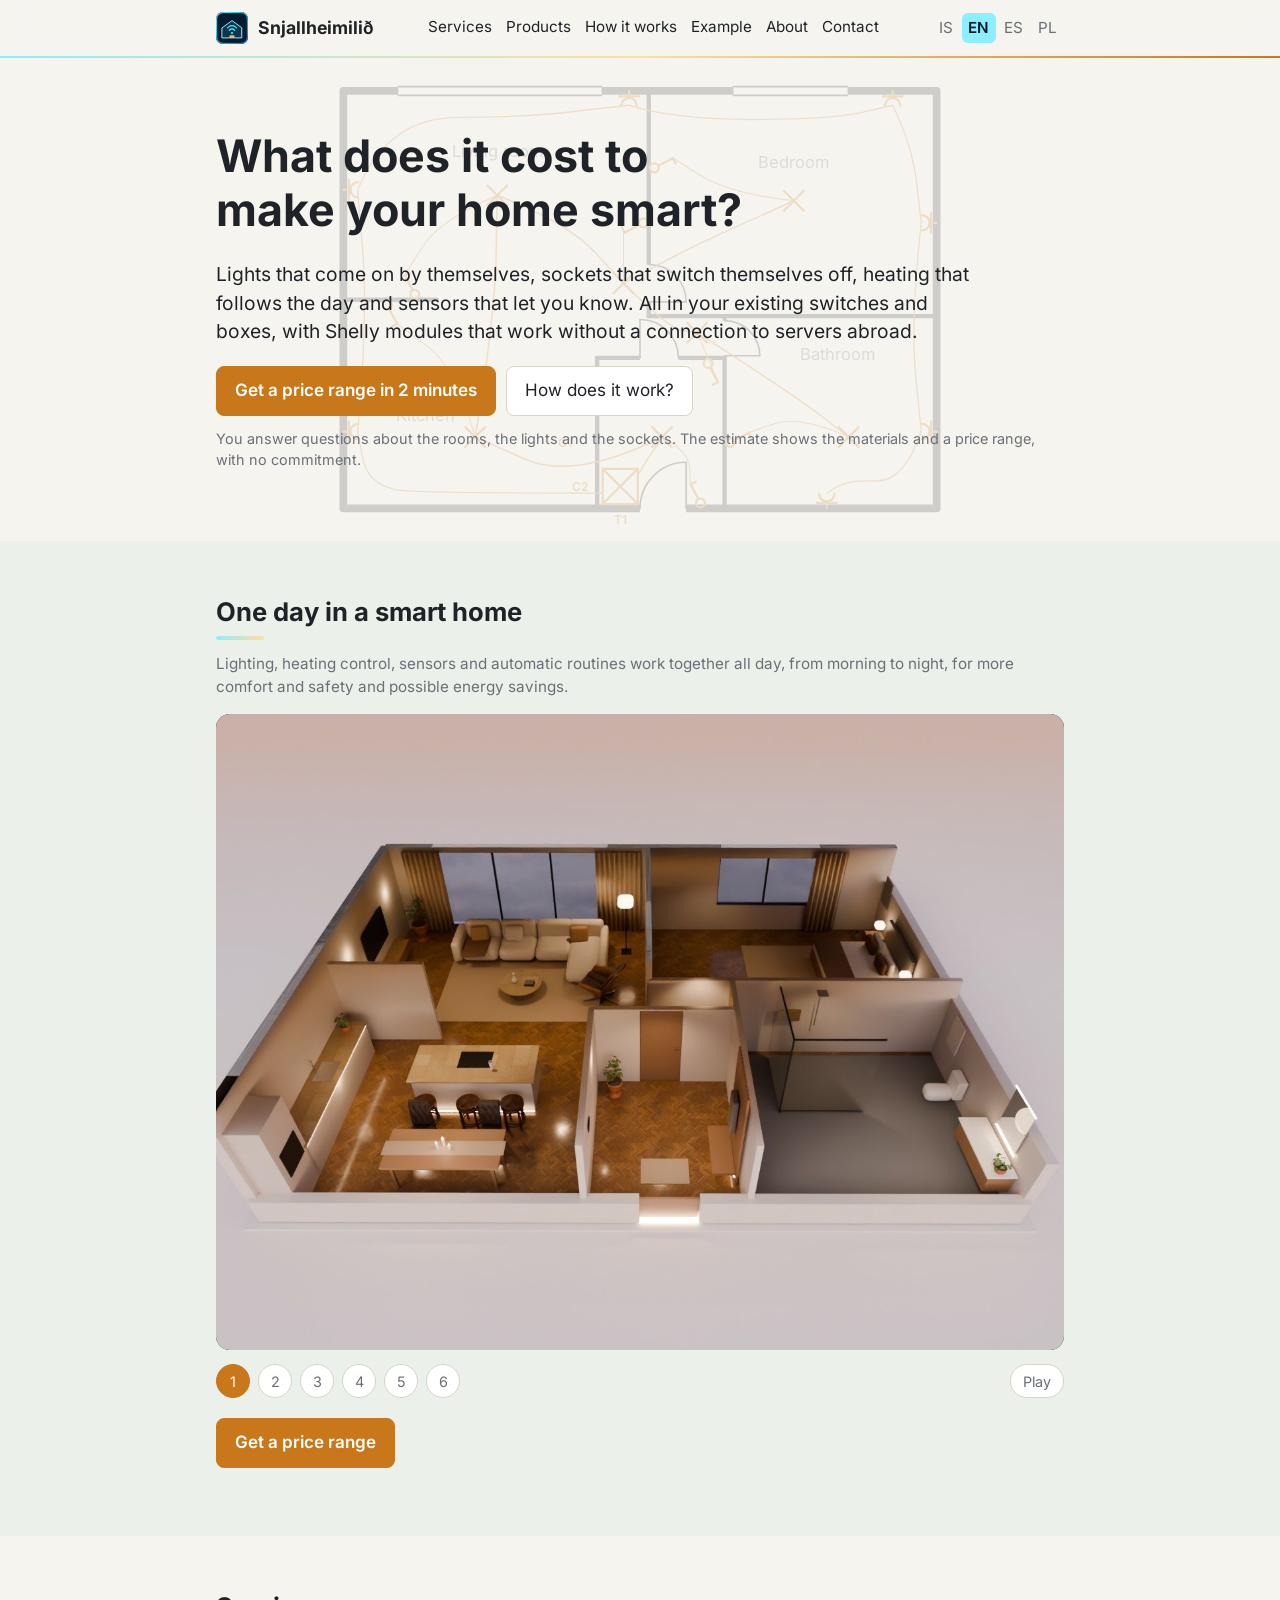
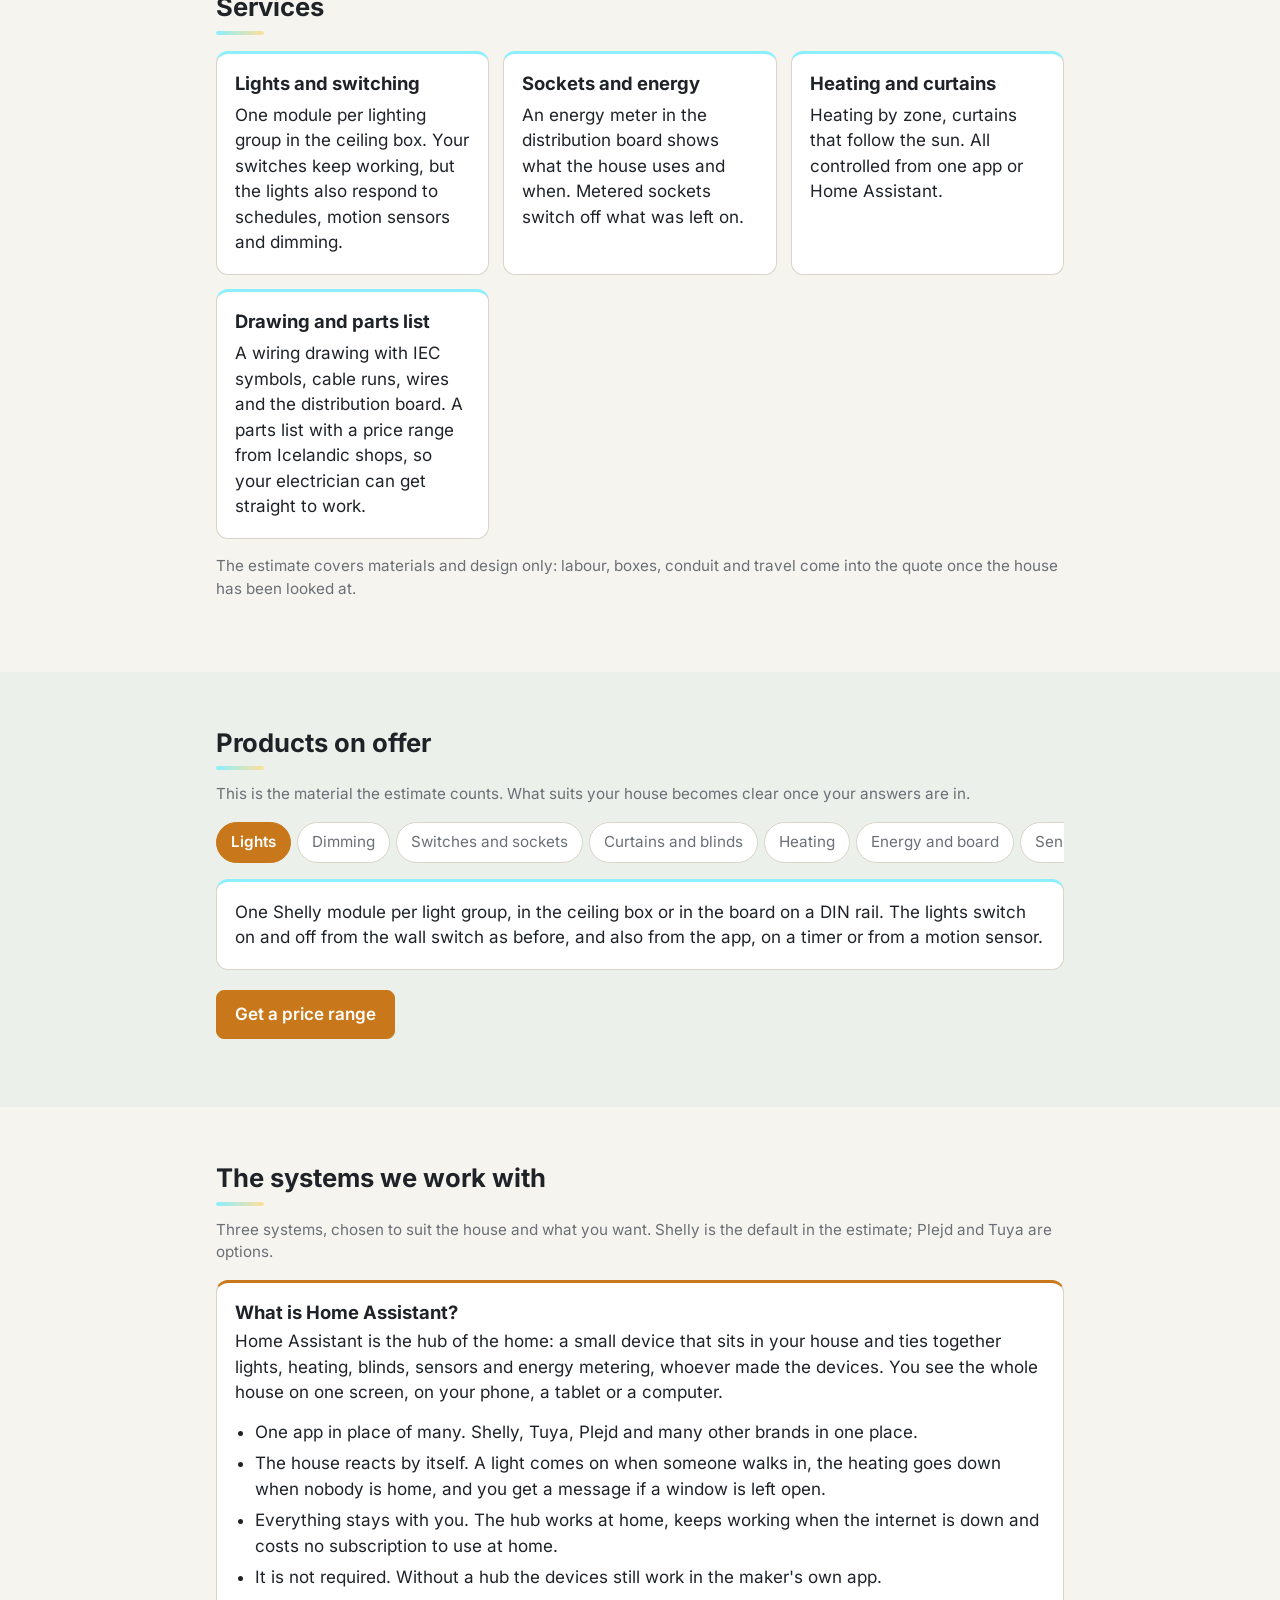
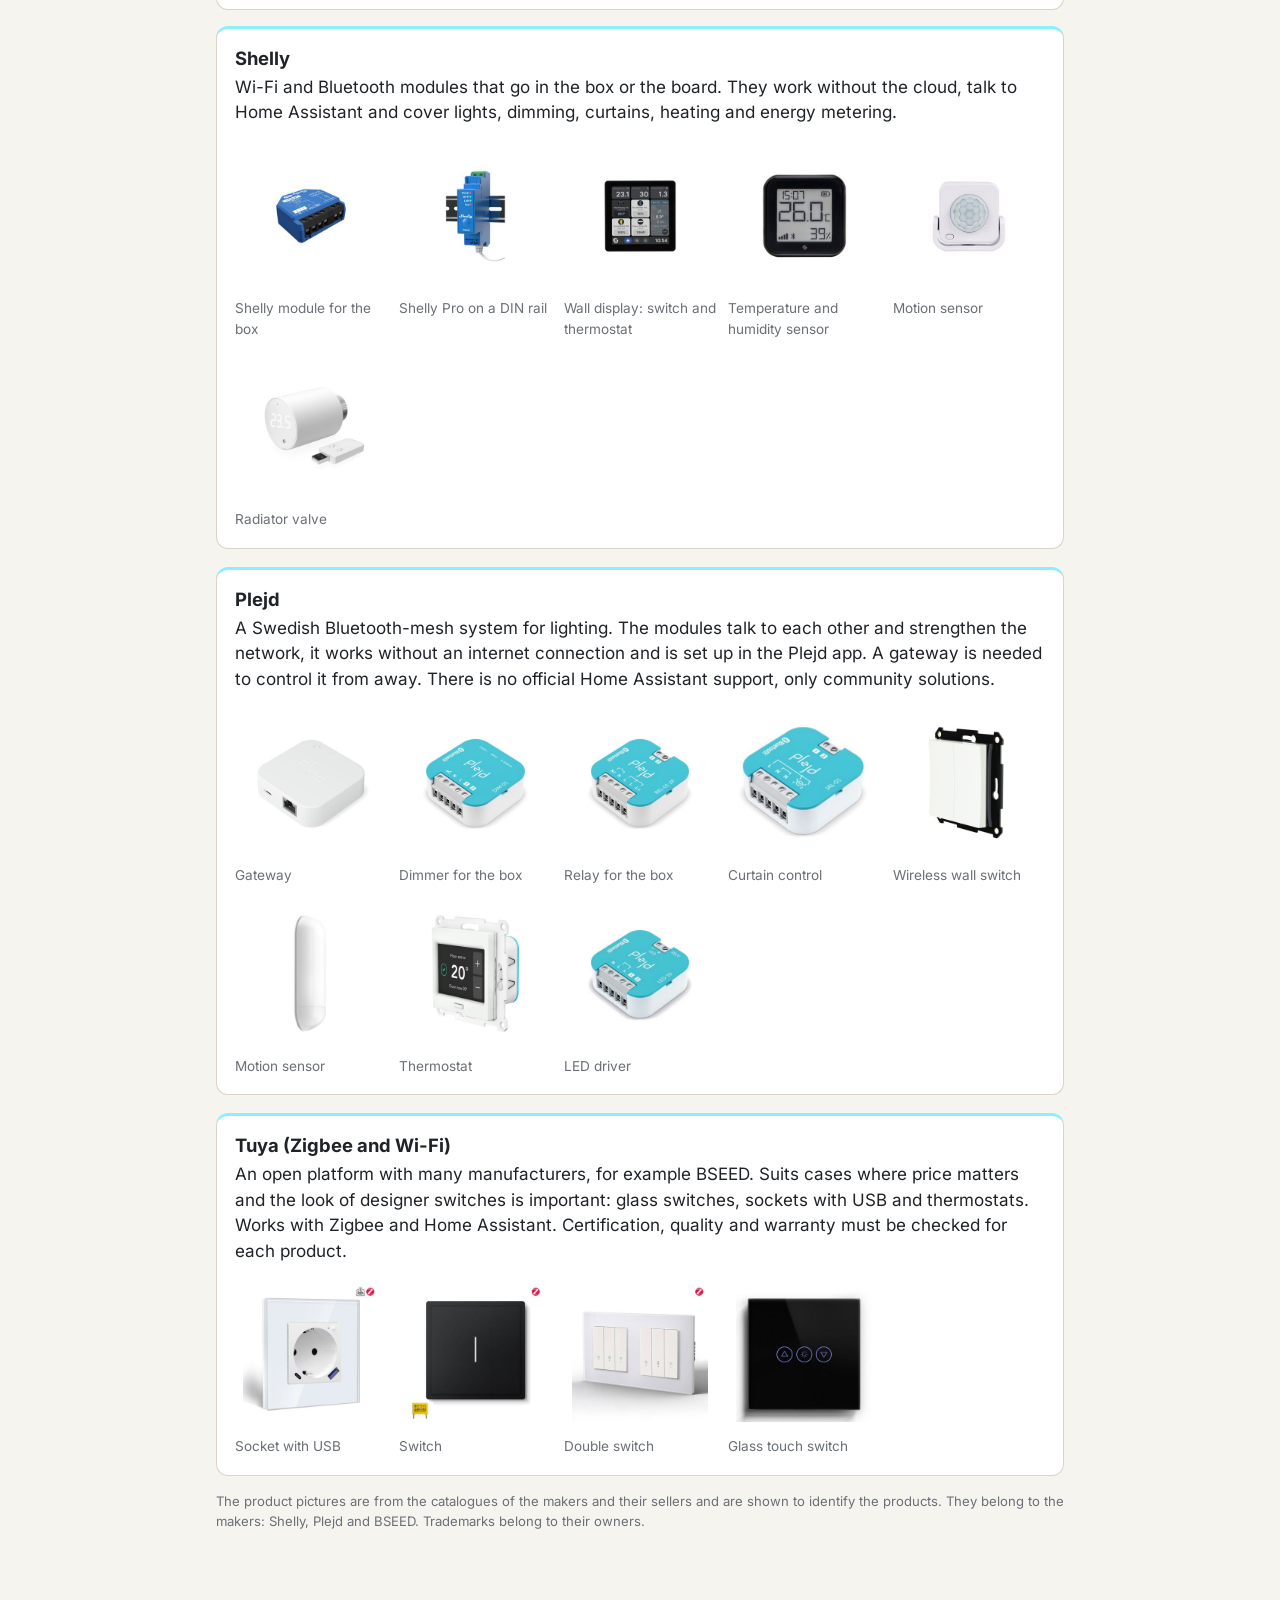
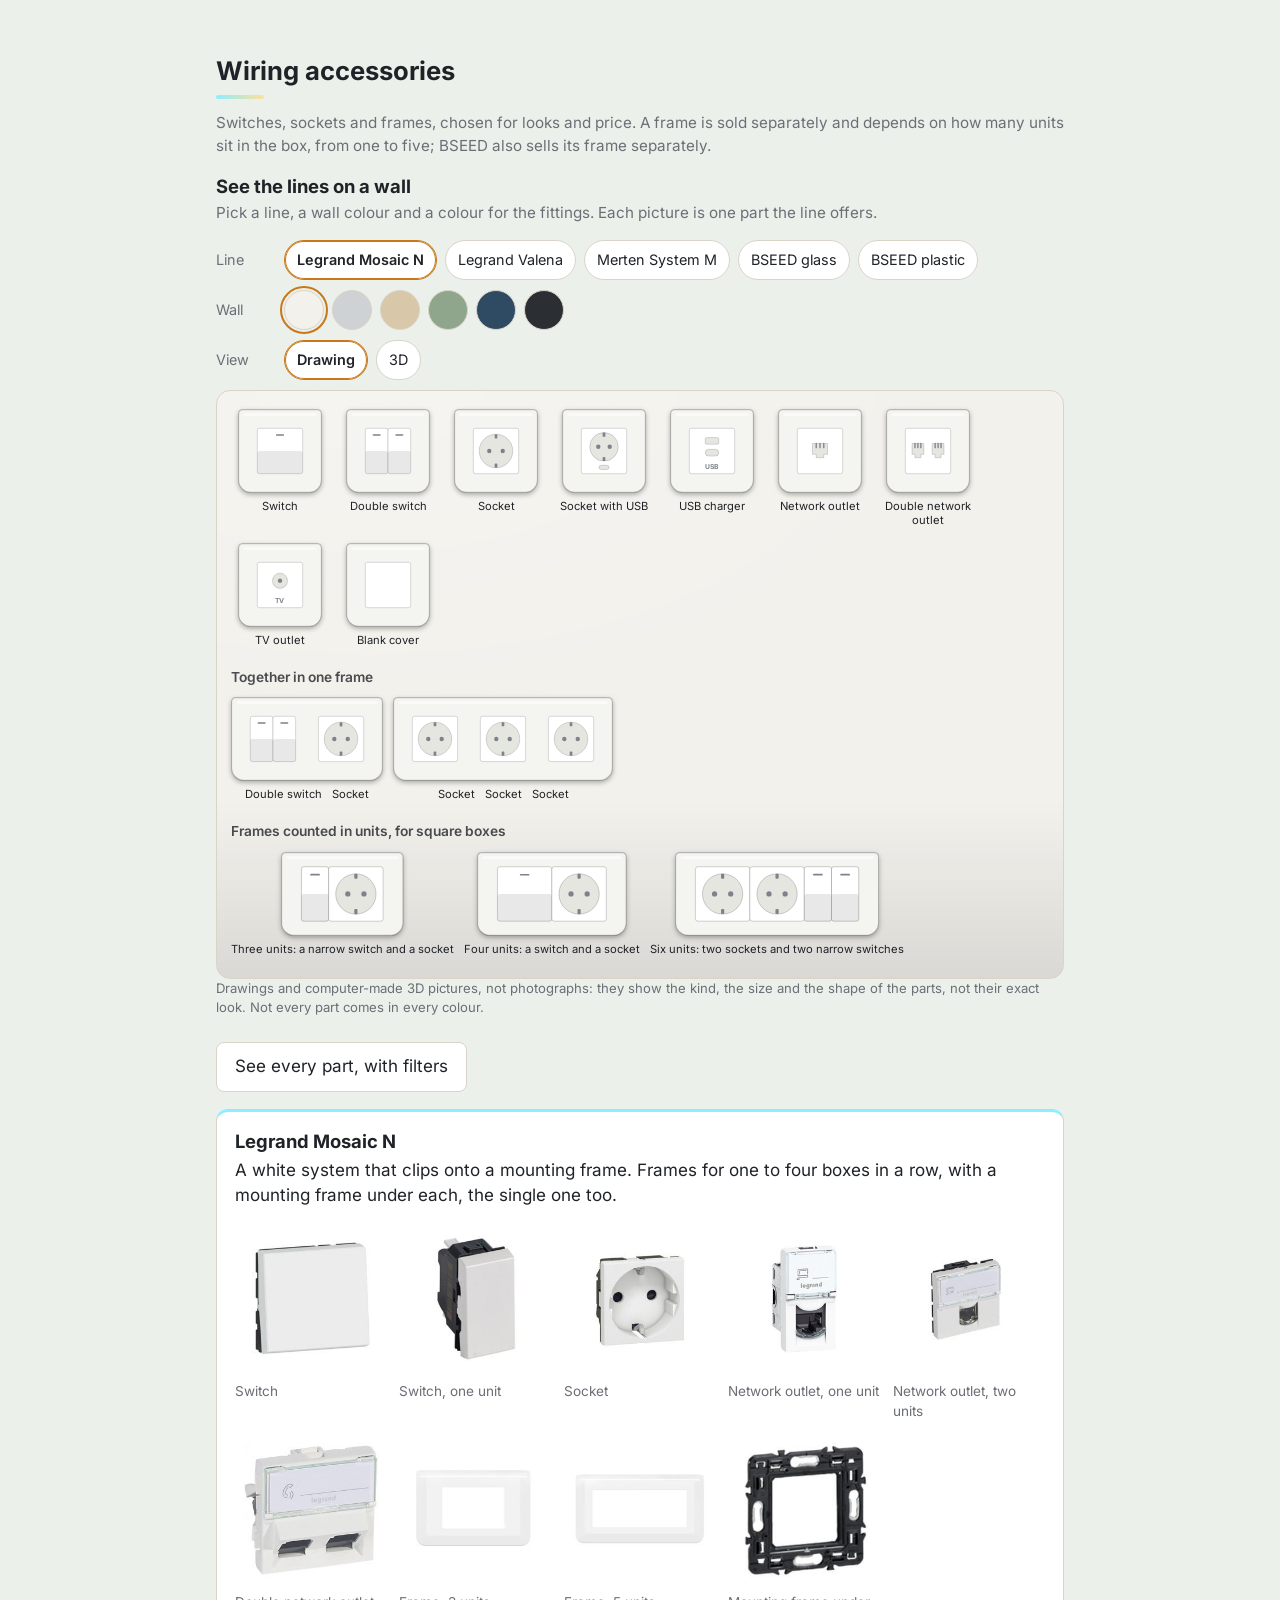
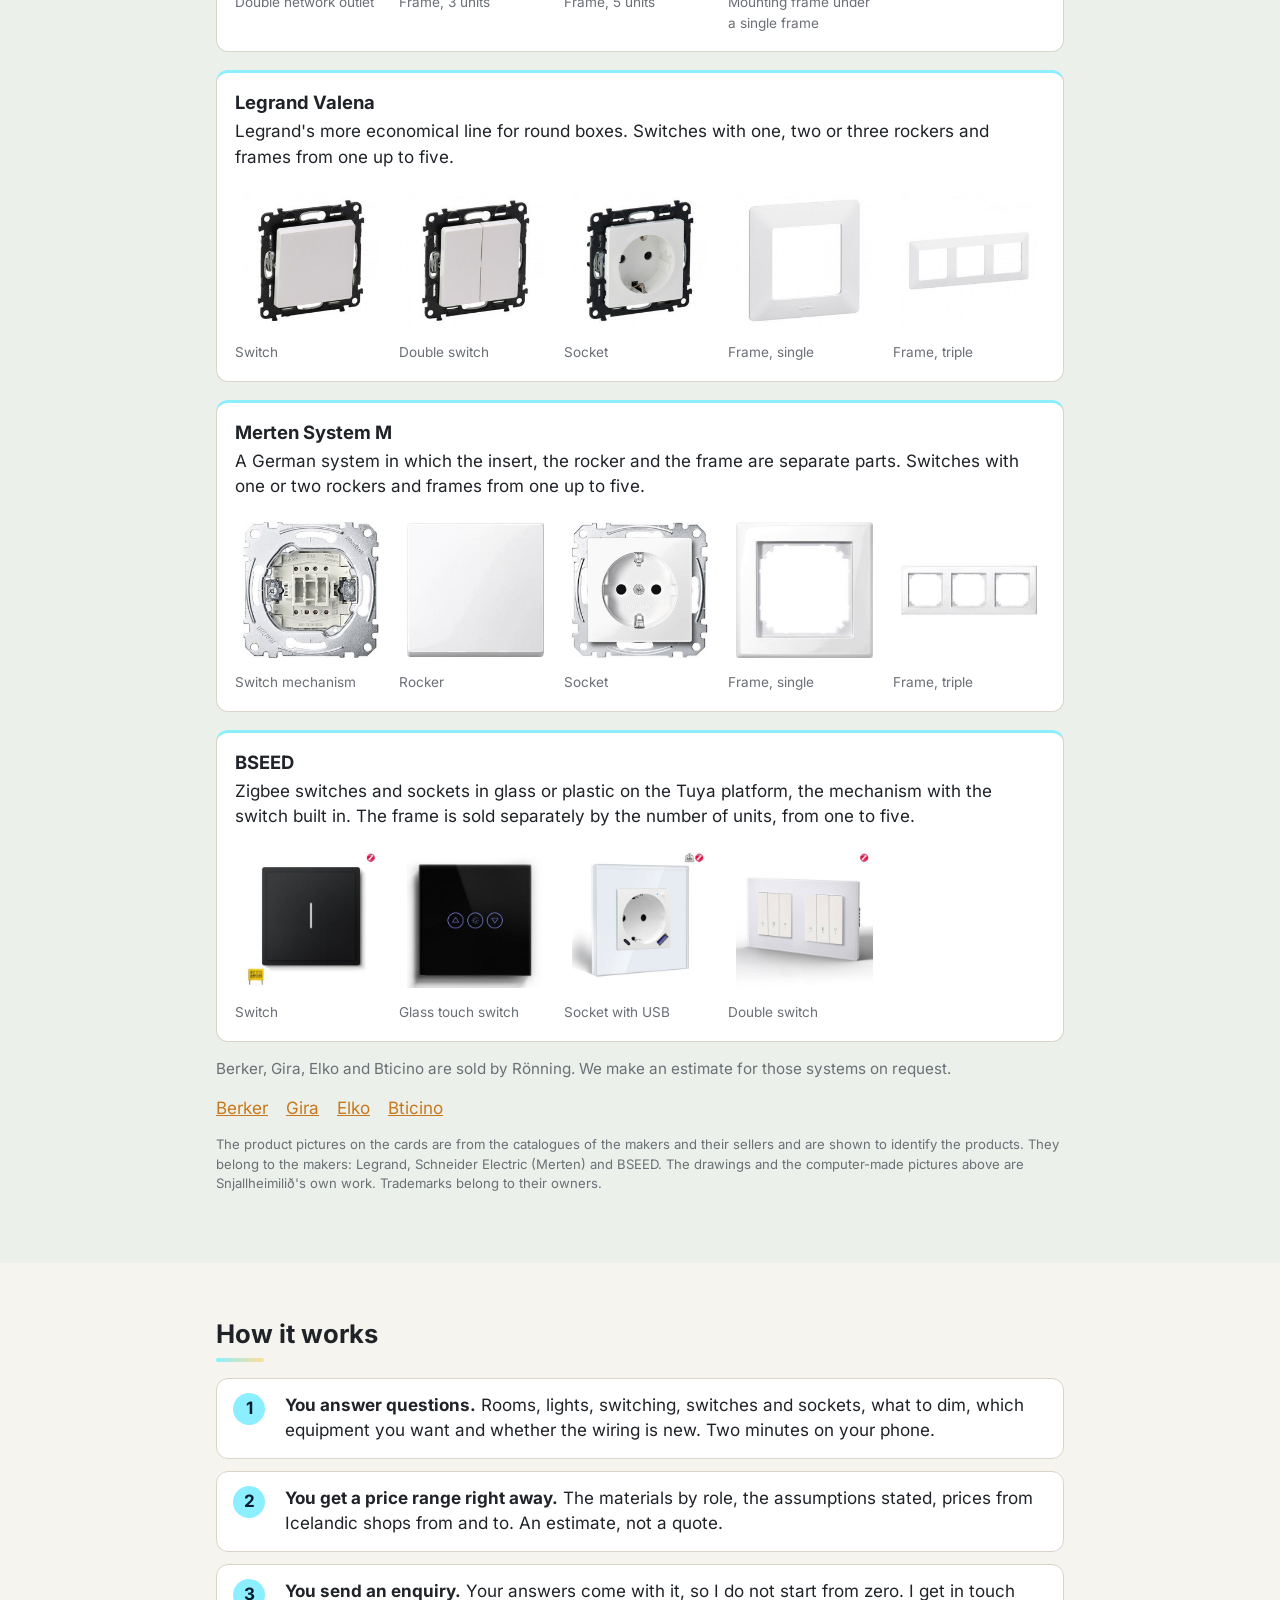
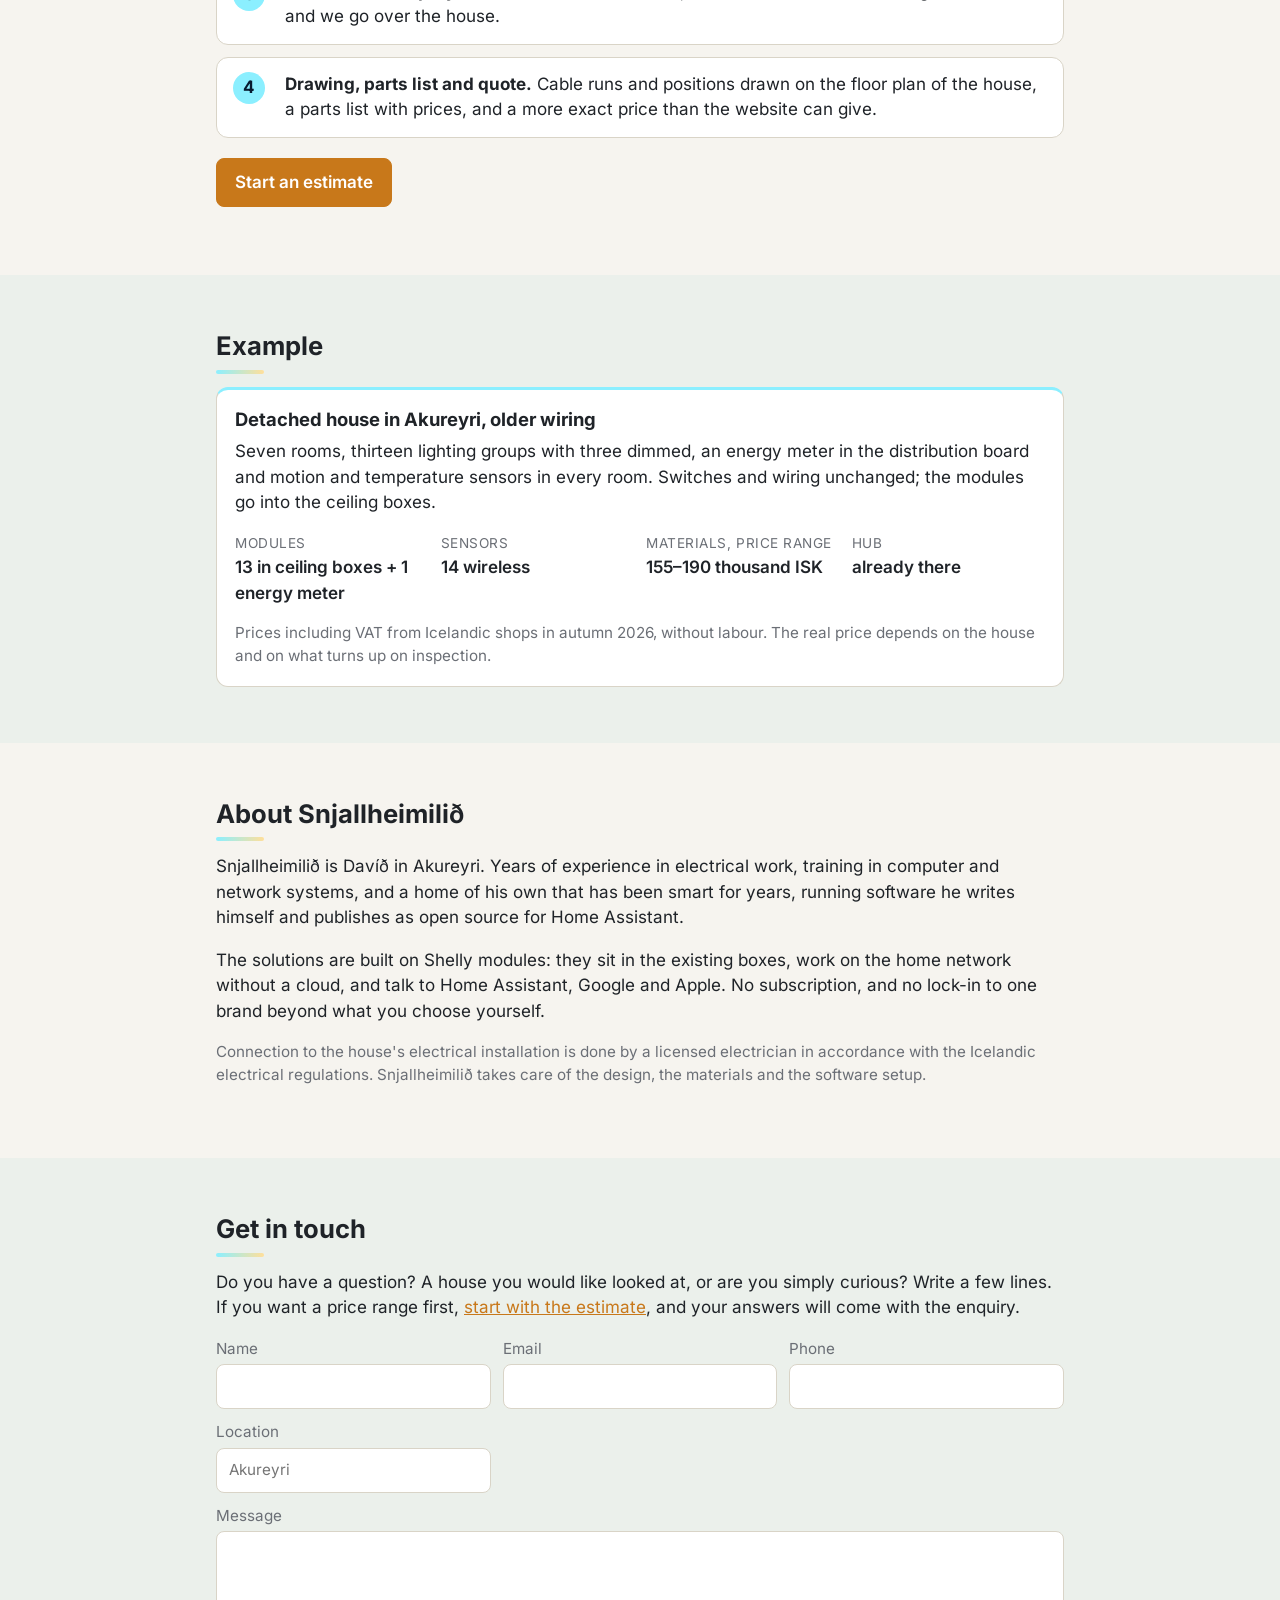
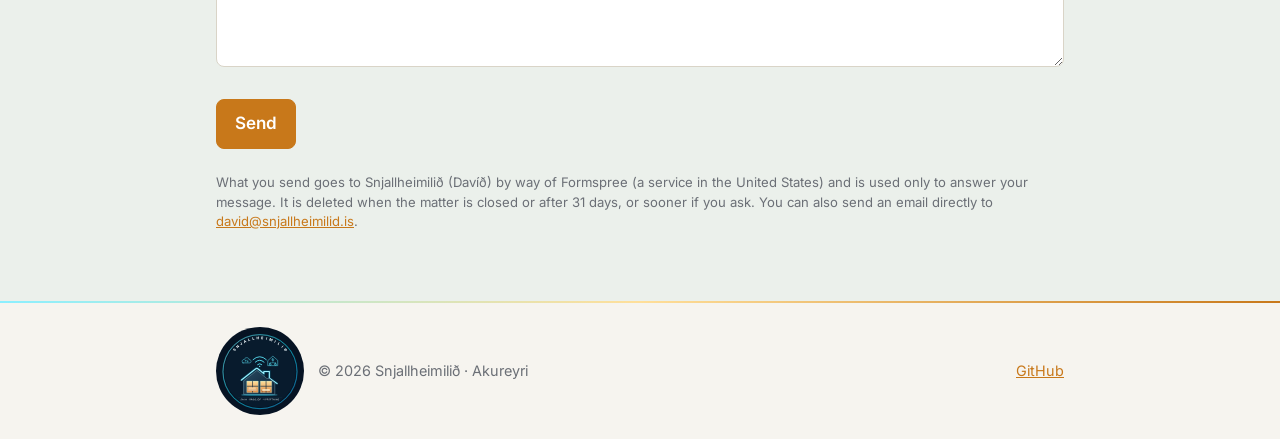
<file: en/index.html>
<!doctype html>
<html lang="en">
<head>
<meta charset="utf-8">
<!-- What the page may load and where it may send: its own files, the visit counter and the contact form's post, nothing else.
     No script stands in the page itself (the language pages carry their strings as JSON, which is data); style is allowed inline
     because the drawings carry their measures in style attributes. check_docs.py checks every page against this. -->
<meta http-equiv="Content-Security-Policy" content="default-src 'none'; script-src 'self' https://gc.zgo.at/count.v5.js; style-src 'self' 'unsafe-inline'; img-src 'self' https://snjallheimilid.goatcounter.com; media-src 'self'; font-src 'self'; connect-src 'self' https://formspree.io https://snjallheimilid.goatcounter.com; object-src 'none'; base-uri 'self'; form-action https://formspree.io">
<meta name="viewport" content="width=device-width, initial-scale=1, viewport-fit=cover">
<title>Snjallheimilið – smart homes in Akureyri</title>
<meta name="description" content="Snjallheimilið: lights, sockets, heating and sensors that work together. Answer a few questions and get a price range for the materials right away; drawing, parts list and quote to follow.">
<meta property="og:title" content="Snjallheimilið">
<meta property="og:description" content="What does a smart home cost? Get a price range for the materials in two minutes.">
<meta property="og:type" content="website">
<link rel="alternate" hreflang="is" href="https://snjallheimilid.is/">
<link rel="alternate" hreflang="en" href="https://snjallheimilid.is/en/">
<link rel="alternate" hreflang="es" href="https://snjallheimilid.is/es/">
<link rel="alternate" hreflang="pl" href="https://snjallheimilid.is/pl/">
<link rel="alternate" hreflang="x-default" href="https://snjallheimilid.is/">
<link rel="icon" href="../favicon.svg" type="image/svg+xml">
<link rel="apple-touch-icon" href="../img/apple-touch-icon.png">
<link rel="preload" href="../fonts/inter.woff2" as="font" type="font/woff2" crossorigin>
<link rel="stylesheet" href="../site.css">
</head>
<body>
<header class="top">
  <div class="wrap bar">
    <a class="brand" href="#"><img src="../favicon.svg" width="32" height="32" alt="">Snjallheimilið</a>
    <nav>
      <a href="#thjonusta">Services</a>
      <a href="#vorur">Products</a>
      <a href="#ferli">How it works</a>
      <a href="#daemi">Example</a>
      <a href="#um">About</a>
      <a href="#samband">Contact</a>
    </nav>
    <nav class="lang" aria-label="Language"><a href="../" lang="is" title="Íslenska">IS</a><a href="../en/" lang="en" title="English">EN</a><a href="../es/" lang="es" title="Español">ES</a><a href="../pl/" lang="pl" title="Polski">PL</a></nav>
  </div>
</header>

<main>
<section class="hero">
  <svg class="intro" viewBox="0 0 600 440" preserveAspectRatio="xMidYMid meet" aria-hidden="true" focusable="false">
    <path class="w o" d="M30 30H570V410H30Z"/>
    <path class="w i" d="M308 30V235"/>
    <path class="w i" d="M308 235H570"/>
    <path class="w i" d="M30 220H115"/>
    <path class="w i" d="M261 410V273"/>
    <path class="w i" d="M261 273H377"/>
    <path class="w i" d="M377 410V235"/>
    <path class="cut" d="M80 30H265"/>
    <path class="win" d="M80 26H265M80 34H265"/>
    <path class="cut" d="M385 30H489"/>
    <path class="win" d="M385 26H489M385 34H489"/>
    <path class="cut" d="M300 410H342"/>
    <path class="door" d="M342 410V368"/>
    <path class="door" d="M342 368A42 42 0 0 0 300 410"/>
    <path class="cut" d="M300 273H335"/>
    <path class="door" d="M300 273V238"/>
    <path class="door" d="M300 238A35 35 0 0 1 335 273"/>
    <path class="cut" d="M308 188V222"/>
    <path class="door" d="M308 222H342"/>
    <path class="door" d="M342 222A34 34 0 0 0 308 188"/>
    <path class="cut" d="M377 239V271"/>
    <path class="door" d="M377 271H409"/>
    <path class="door" d="M409 271A32 32 0 0 0 377 239"/>
    <text class="rn" x="170" y="90">Living room</text>
    <text class="rn" x="105" y="330">Kitchen</text>
    <text class="rn" x="440" y="100">Bedroom</text>
    <text class="rn" x="480" y="275">Bathroom</text>
    <text class="rn" x="318" y="305">Hall</text>
    <path class="e" d="M266 374H298V406H266ZM266 374L298 406M298 374L266 406"/>
    <text class="gr" x="282" y="424">T1</text>
    <text class="gr" x="232" y="354">C1</text>
    <path class="run" d="M298 380Q306 366 313 356L320 345"/>
    <path class="e" d="M311 336L329 354M329 336L311 354"/>
    <path class="run s" d="M320 345Q344 358 345 372L346 387"/>
    <path class="e" d="M355 405m-4.05 0a4.05 4.05 0 1 0 8.1 0a4.05 4.05 0 1 0 -8.1 0M353.2 401.4L346.0 387.9L350.9 385.6"/>
    <path class="run" d="M320 345Q240 385 195 365L150 345"/>
    <path class="e" d="M141 336L159 354M159 336L141 354"/>
    <path class="run s" d="M150 345Q132 281 106 262L79 242"/>
    <path class="e" d="M70 225m-4.05 0a4.05 4.05 0 1 0 8.1 0a4.05 4.05 0 1 0 -8.1 0M71.8 228.6L79.0 242.1L74.0 244.3"/>
    <path class="run" d="M150 345Q168 235 169 180L170 125"/>
    <path class="e" d="M161 116L179 134M179 116L161 134"/>
    <path class="run s" d="M170 125Q117 148 102 172L86 197"/>
    <path class="e" d="M95 215m-4.05 0a4.05 4.05 0 1 0 8.1 0a4.05 4.05 0 1 0 -8.1 0M93.2 211.4L86.0 197.9L91.0 195.7"/>
    <path class="run" d="M170 125Q235 150 260 178L285 205"/>
    <path class="e" d="M276 196L294 214M294 196L276 214"/>
    <path class="run s" d="M285 205L285 159"/>
    <path class="e" d="M303 150m-4.05 0a4.05 4.05 0 1 0 8.1 0a4.05 4.05 0 1 0 -8.1 0M299.4 151.8L285.9 159.0L283.6 154.1"/>
    <path class="run" d="M285 205Q335 178 365 164Q395 150 418 140L440 130"/>
    <path class="e" d="M431 121L449 139M449 121L431 139"/>
    <path class="run s" d="M440 130Q380 123 355 107L330 91"/>
    <path class="e" d="M313 100m-4.05 0a4.05 4.05 0 1 0 8.1 0a4.05 4.05 0 1 0 -8.1 0M316.6 98.2L330.1 91.0L332.4 96.0"/>
    <path class="run" d="M285 205Q325 245 338 248L352 250"/>
    <path class="e" d="M343 241L361 259M361 241L343 259"/>
    <path class="run s" d="M352 250L371 295"/>
    <path class="e" d="M362 278m-4.05 0a4.05 4.05 0 1 0 8.1 0a4.05 4.05 0 1 0 -8.1 0M363.8 281.6L371.0 295.1L366.1 297.4"/>
    <path class="run" d="M352 250Q430 300 460 322L490 345"/>
    <path class="e" d="M481 336L499 354M499 336L481 354"/>
    <path class="run s" d="M490 345Q445 325 422 333L399 341"/>
    <path class="e" d="M382 350m-4.05 0a4.05 4.05 0 1 0 8.1 0a4.05 4.05 0 1 0 -8.1 0M385.6 348.2L399.1 341.0L401.4 345.9"/>
    <text class="gr" x="246" y="394">C2</text>
    <path class="run k" d="M266 396Q120 396 87 394Q54 392 48 366L43 340"/>
    <path class="e" d="M30 340L35 340M35.0 330.9L35.0 349.1M43.4 333.0A7 7 0 0 0 43.4 347.0"/>
    <path class="run k" d="M43 340Q52 240 48 180L43 120"/>
    <path class="e" d="M30 120L35 120M35.0 110.9L35.0 129.1M43.4 113.0A7 7 0 0 0 43.4 127.0"/>
    <path class="run k" d="M43 120Q70 54 135 54Q200 54 245 48L290 43"/>
    <path class="e" d="M290 30L290 35M299.1 35.0L280.9 35.0M297.0 43.4A7 7 0 0 0 283.0 43.4"/>
    <path class="run k" d="M290 43Q330 56 400 56Q470 56 500 50L530 43"/>
    <path class="e" d="M530 30L530 35M539.1 35.0L520.9 35.0M537.0 43.4A7 7 0 0 0 523.0 43.4"/>
    <path class="run k" d="M530 43Q548 80 552 115L556 150"/>
    <path class="e" d="M570 150L565 150M565.0 159.1L565.0 140.9M556.6 157.0A7 7 0 0 0 556.6 143.0"/>
    <path class="run k" d="M556 150Q546 240 551 290L556 340"/>
    <path class="e" d="M570 340L565 340M565.0 349.1L565.0 330.9M556.6 347.0A7 7 0 0 0 556.6 333.0"/>
    <path class="run k" d="M556 340Q540 386 515 385Q490 384 480 390L470 396"/>
    <path class="e" d="M470 410L470 405M460.9 405.0L479.1 405.0M463.0 396.6A7 7 0 0 0 477.0 396.6"/>
  </svg>
  <div class="wrap">
    <h1>What does it cost to make your home smart?</h1>
    <p class="lede">Lights that come on by themselves, sockets that switch themselves off, heating that follows the day and sensors that let you know. All in your existing switches and boxes, with Shelly modules that work without a connection to servers abroad.</p>
    <div class="cta">
      <a class="btn primary" data-aetlun href="https://aetlun.snjallheimilid.is/quick.html?lang=en">Get a price range in 2 minutes</a>
      <a class="btn" href="#dagur">How does it work?</a>
    </div>
    <p class="fine">You answer questions about the rooms, the lights and the sockets. The estimate shows the materials and a price range, with no commitment.</p>
  </div>
</section>

<section id="dagur" class="alt">
  <div class="wrap">
    <h2>One day in a smart home</h2>
    <p class="muted">Lighting, heating control, sensors and automatic routines work together all day, from morning to night, for more comfort and safety and possible energy savings.</p>
    <div class="dagur">
      <video src="../video/einn-dagur.en.mp4" poster="../img/einn-dagur.jpg" width="1280" height="960" muted playsinline loop preload="metadata" aria-label="A short film of one day in a smart home: the alarm clock rings and the kitchen light comes on, every light goes off when you leave, the floor heating keeps the house warm in the cold, the lights come on when you get home, the living room dims in the evening and the water sensor keeps watch at night."></video>
      <p class="dline" hidden><b></b> <span></span></p>
      <div class="dots" aria-label="Scenes">
        <button type="button" data-go="0" aria-label="The alarm rings">1</button><button type="button" data-go="13" aria-label="Leaving">2</button><button type="button" data-go="26" aria-label="Nobody home">3</button><button type="button" data-go="36" aria-label="Coming home">4</button><button type="button" data-go="46" aria-label="Evening comes">5</button><button type="button" data-go="55" aria-label="Night">6</button>
        <button type="button" class="play" data-play>Play</button>
      </div>
    </div>
    <div class="cta"><a class="btn primary" data-aetlun href="https://aetlun.snjallheimilid.is/quick.html?lang=en">Get a price range</a></div>
  </div>
</section>

<section id="thjonusta">
  <div class="wrap">
    <h2>Services</h2>
    <div class="cards">
      <article class="card">
        <h3>Lights and switching</h3>
        <p>One module per lighting group in the ceiling box. Your switches keep working, but the lights also respond to schedules, motion sensors and dimming.</p>
      </article>
      <article class="card">
        <h3>Sockets and energy</h3>
        <p>An energy meter in the distribution board shows what the house uses and when. Metered sockets switch off what was left on.</p>
      </article>
      <article class="card">
        <h3>Heating and curtains</h3>
        <p>Heating by zone, curtains that follow the sun. All controlled from one app or Home Assistant.</p>
      </article>
      <article class="card">
        <h3>Drawing and parts list</h3>
        <p>A wiring drawing with IEC symbols, cable runs, wires and the distribution board. A parts list with a price range from Icelandic shops, so your electrician can get straight to work.</p>
      </article>
    </div>
    <p class="muted">The estimate covers materials and design only: labour, boxes, conduit and travel come into the quote once the house has been looked at.</p>
  </div>
</section>

<section id="vorur" class="alt">
  <div class="wrap">
    <h2>Products on offer</h2>
    <p class="muted">This is the material the estimate counts. What suits your house becomes clear once your answers are in.</p>
    <div class="vtabs">
      <div class="tablist" role="tablist" aria-label="Product categories"><button type="button" role="tab" id="t-ljos" aria-controls="p-ljos" aria-selected="true">Lights</button><button type="button" role="tab" id="t-dimmun" aria-controls="p-dimmun">Dimming</button><button type="button" role="tab" id="t-rofar" aria-controls="p-rofar">Switches and sockets</button><button type="button" role="tab" id="t-gluggatjold" aria-controls="p-gluggatjold">Curtains and blinds</button><button type="button" role="tab" id="t-hiti" aria-controls="p-hiti">Heating</button><button type="button" role="tab" id="t-orka" aria-controls="p-orka">Energy and board</button><button type="button" role="tab" id="t-skynjarar" aria-controls="p-skynjarar">Sensors</button><button type="button" role="tab" id="t-led" aria-controls="p-led">LED strips</button><button type="button" role="tab" id="t-stjorn" aria-controls="p-stjorn">Hub</button></div>
      <div role="tabpanel" id="p-ljos" aria-labelledby="t-ljos" class="panel"><p>One Shelly module per light group, in the ceiling box or in the board on a DIN rail. The lights switch on and off from the wall switch as before, and also from the app, on a timer or from a motion sensor.</p></div>
      <div role="tabpanel" id="p-dimmun" aria-labelledby="t-dimmun" class="panel"><p>A dimmer for each dimmed light group, in the ceiling box, or in the board where two groups share one module. An ordinary rocker switch only switches on and off, so dimmed groups get a spring-return push button: hold it to dim.</p></div>
      <div role="tabpanel" id="p-rofar" aria-labelledby="t-rofar" class="panel"><p>Existing switches and sockets are kept where that suits. New switches and sockets are quality designer fittings with rocker and frame. A wireless button or a Shelly i4 in the switch box switches without an extra wire.</p></div>
      <div role="tabpanel" id="p-gluggatjold" aria-labelledby="t-gluggatjold" class="panel"><p>One module per motorised window. The curtains move by time or scene and can also be controlled in the app.</p></div>
      <div role="tabpanel" id="p-hiti" aria-labelledby="t-hiti" class="panel"><p>One module per heating zone, radiators or floor heating, and a thermostat in each zone: a Bluetooth temperature and humidity sensor, or a Shelly wall display, which is both a switch and a thermostat.</p></div>
      <div role="tabpanel" id="p-orka" aria-labelledby="t-orka" class="panel"><p>An energy meter in the board shows the house's consumption. The board can also hold Shelly Pro modules on a DIN rail and smart circuit breakers that can be switched off remotely and show the load. One breaker is counted per circuit.</p></div>
      <div role="tabpanel" id="p-skynjarar" aria-labelledby="t-skynjarar" class="panel"><p>Motion, temperature and humidity sensors in the rooms and sensors on the outer doors. They are wireless and talk Bluetooth to the nearest Shelly module or Bluetooth gateway.</p></div>
      <div role="tabpanel" id="p-led" aria-labelledby="t-led" class="panel"><p>COB strips in RGB, RGB with tunable white or tunable white (CCT), with a driver and a controller that handles the colours. The strips are drawn as linear lights on the plan and counted per metre.</p></div>
      <div role="tabpanel" id="p-stjorn" aria-labelledby="t-stjorn" class="panel"><p>Home Assistant, either as a small hub or a small computer, if you want everything in one place. Without a hub the modules work in the Shelly app.</p></div>
    </div>
    <div class="cta"><a class="btn primary" data-aetlun href="https://aetlun.snjallheimilid.is/quick.html?lang=en">Get a price range</a></div>
  </div>
</section>

<section id="kerfi">
  <div class="wrap">
    <h2>The systems we work with</h2>
    <p class="muted">Three systems, chosen to suit the house and what you want. Shelly is the default in the estimate; Plejd and Tuya are options.</p>
    <div class="sys ha" id="home-assistant"><h3>What is Home Assistant?</h3><p>Home Assistant is the hub of the home: a small device that sits in your house and ties together lights, heating, blinds, sensors and energy metering, whoever made the devices. You see the whole house on one screen, on your phone, a tablet or a computer.</p><ul class="points"><li>One app in place of many. Shelly, Tuya, Plejd and many other brands in one place.</li><li>The house reacts by itself. A light comes on when someone walks in, the heating goes down when nobody is home, and you get a message if a window is left open.</li><li>Everything stays with you. The hub works at home, keeps working when the internet is down and costs no subscription to use at home.</li><li>It is not required. Without a hub the devices still work in the maker's own app.</li></ul></div>
    <div class="systems">
    <div class="sys"><h3>Shelly</h3><p>Wi-Fi and Bluetooth modules that go in the box or the board. They work without the cloud, talk to Home Assistant and cover lights, dimming, curtains, heating and energy metering.</p><div class="pgrid"><figure class="pfig"><div class="pimg"><img src="../img/products/shelly/relay.jpg" width="180" height="180" loading="lazy" alt="Shelly module for the box"></div><figcaption>Shelly module for the box</figcaption></figure><figure class="pfig"><div class="pimg"><img src="../img/products/shelly/pro.jpg" width="180" height="180" loading="lazy" alt="Shelly Pro on a DIN rail"></div><figcaption>Shelly Pro on a DIN rail</figcaption></figure><figure class="pfig"><div class="pimg"><img src="../img/products/shelly/display.jpg" width="180" height="180" loading="lazy" alt="Wall display: switch and thermostat"></div><figcaption>Wall display: switch and thermostat</figcaption></figure><figure class="pfig"><div class="pimg"><img src="../img/products/shelly/ht.jpg" width="180" height="180" loading="lazy" alt="Temperature and humidity sensor"></div><figcaption>Temperature and humidity sensor</figcaption></figure><figure class="pfig"><div class="pimg"><img src="../img/products/shelly/motion.jpg" width="180" height="180" loading="lazy" alt="Motion sensor"></div><figcaption>Motion sensor</figcaption></figure><figure class="pfig"><div class="pimg"><img src="../img/products/shelly/trv.jpg" width="180" height="180" loading="lazy" alt="Radiator valve"></div><figcaption>Radiator valve</figcaption></figure></div></div>
    <div class="sys"><h3>Plejd</h3><p>A Swedish Bluetooth-mesh system for lighting. The modules talk to each other and strengthen the network, it works without an internet connection and is set up in the Plejd app. A gateway is needed to control it from away. There is no official Home Assistant support, only community solutions.</p><div class="pgrid"><figure class="pfig"><div class="pimg"><img src="../img/products/plejd/gwy.jpg" width="180" height="180" loading="lazy" alt="Gateway"></div><figcaption>Gateway</figcaption></figure><figure class="pfig"><div class="pimg"><img src="../img/products/plejd/dim.jpg" width="180" height="180" loading="lazy" alt="Dimmer for the box"></div><figcaption>Dimmer for the box</figcaption></figure><figure class="pfig"><div class="pimg"><img src="../img/products/plejd/rel.jpg" width="180" height="180" loading="lazy" alt="Relay for the box"></div><figcaption>Relay for the box</figcaption></figure><figure class="pfig"><div class="pimg"><img src="../img/products/plejd/jal.jpg" width="180" height="180" loading="lazy" alt="Curtain control"></div><figcaption>Curtain control</figcaption></figure><figure class="pfig"><div class="pimg"><img src="../img/products/plejd/wph.jpg" width="180" height="180" loading="lazy" alt="Wireless wall switch"></div><figcaption>Wireless wall switch</figcaption></figure><figure class="pfig"><div class="pimg"><img src="../img/products/plejd/wms.jpg" width="180" height="180" loading="lazy" alt="Motion sensor"></div><figcaption>Motion sensor</figcaption></figure><figure class="pfig"><div class="pimg"><img src="../img/products/plejd/trm.jpg" width="180" height="180" loading="lazy" alt="Thermostat"></div><figcaption>Thermostat</figcaption></figure><figure class="pfig"><div class="pimg"><img src="../img/products/plejd/led.jpg" width="180" height="180" loading="lazy" alt="LED driver"></div><figcaption>LED driver</figcaption></figure></div></div>
    <div class="sys"><h3>Tuya (Zigbee and Wi-Fi)</h3><p>An open platform with many manufacturers, for example BSEED. Suits cases where price matters and the look of designer switches is important: glass switches, sockets with USB and thermostats. Works with Zigbee and Home Assistant. Certification, quality and warranty must be checked for each product.</p><div class="pgrid"><figure class="pfig"><div class="pimg"><img src="../img/products/tuya/socket.jpg" width="180" height="180" loading="lazy" alt="Socket with USB"></div><figcaption>Socket with USB</figcaption></figure><figure class="pfig"><div class="pimg"><img src="../img/products/tuya/touch.jpg" width="180" height="180" loading="lazy" alt="Switch"></div><figcaption>Switch</figcaption></figure><figure class="pfig"><div class="pimg"><img src="../img/products/tuya/curtain.jpg" width="180" height="180" loading="lazy" alt="Double switch"></div><figcaption>Double switch</figcaption></figure><figure class="pfig"><div class="pimg"><img src="../img/products/tuya/dim.jpg" width="180" height="180" loading="lazy" alt="Glass touch switch"></div><figcaption>Glass touch switch</figcaption></figure></div></div>
    </div>
    <p class="muted small">The product pictures are from the catalogues of the makers and their sellers and are shown to identify the products. They belong to the makers: Shelly, Plejd and BSEED. Trademarks belong to their owners.</p>
  </div>
</section>

<section id="innlagnaefni" class="alt">
  <div class="wrap">
    <h2>Wiring accessories</h2>
    <p class="muted">Switches, sockets and frames, chosen for looks and price. A frame is sold separately and depends on how many units sit in the box, from one to five; BSEED also sells its frame separately.</p>
    <!-- lines-view:start (written by tools/lines_view.py, do not edit by hand) -->
    <div class="lv" data-line="mosaic" data-fit="white">
      <h3>See the lines on a wall</h3><p class="muted">Pick a line, a wall colour and a colour for the fittings. Each picture is one part the line offers.</p>
      <div class="lv-bar"><span class="lv-lab">Line</span><button type="button" class="lv-tab" data-line="mosaic" data-fits="white" aria-pressed="true">Legrand Mosaic N</button><button type="button" class="lv-tab" data-line="valena" data-fits="white" aria-pressed="false">Legrand Valena</button><button type="button" class="lv-tab" data-line="merten" data-fits="white" aria-pressed="false">Merten System M</button><button type="button" class="lv-tab" data-line="bseed_glass" data-fits="white black grey gold" aria-pressed="false">BSEED glass</button><button type="button" class="lv-tab" data-line="bseed_plastic" data-fits="white black grey gold" aria-pressed="false">BSEED plastic</button></div>
      <div class="lv-bar"><span class="lv-lab">Wall</span><button type="button" class="lv-sw" data-wall="#f3f1ec" style="--c:#f3f1ec" aria-label="White wall" title="White wall" aria-pressed="true"></button><button type="button" class="lv-sw" data-wall="#cfd2d4" style="--c:#cfd2d4" aria-label="Light grey wall" title="Light grey wall" aria-pressed="false"></button><button type="button" class="lv-sw" data-wall="#d8c7a8" style="--c:#d8c7a8" aria-label="Sand-coloured wall" title="Sand-coloured wall" aria-pressed="false"></button><button type="button" class="lv-sw" data-wall="#8fa58c" style="--c:#8fa58c" aria-label="Green wall" title="Green wall" aria-pressed="false"></button><button type="button" class="lv-sw" data-wall="#2f4a63" style="--c:#2f4a63" aria-label="Blue wall" title="Blue wall" aria-pressed="false"></button><button type="button" class="lv-sw" data-wall="#2b2e33" style="--c:#2b2e33" aria-label="Dark wall" title="Dark wall" aria-pressed="false"></button></div>
      <div class="lv-bar lv-fits"><span class="lv-lab">Colour</span><button type="button" class="lv-fit" data-fit="white" aria-pressed="true">White</button><button type="button" class="lv-fit" data-fit="black" aria-pressed="false">Black</button><button type="button" class="lv-fit" data-fit="grey" aria-pressed="false">Grey</button><button type="button" class="lv-fit" data-fit="gold" aria-pressed="false">Gold</button></div>
      <div class="lv-bar lv-modes"><span class="lv-lab">View</span><button type="button" class="lv-mode" data-mode="draw" aria-pressed="true">Drawing</button><button type="button" class="lv-mode" data-mode="3d" aria-pressed="false">3D</button></div>
      <div class="lv-wall">
        <div class="lv-set" data-set="mosaic"><h4>Legrand Mosaic N</h4><figure class="lv-hero"><img alt="Legrand Mosaic N" data-src="../img/lines3d/hero-mosaic.webp" width="1400" height="800" decoding="async"><figcaption>Close-up, computer-made</figcaption></figure><div class="lv-grid"><figure class="lv-fig" style="--n:1"><svg class="lv-svg" viewBox="0 0 74 74" style="--n:1" aria-hidden="true"><path class="plate" d="M4 .5H70A4 4 0 0 1 73.5 4V63A11 11 0 0 1 63 73.5H11A11 11 0 0 1 .5 63V4A4 4 0 0 1 4 .5Z"/><path class="band" d="M6 5H68"/><g transform="translate(7 1)"><g class="cell"><g class="rock"><rect class="k" x="3.0" y="9" width="54.0" height="54" rx="2.5"/><rect class="sh a" x="3.0" y="9" width="54.0" height="27" rx="2.5"/><rect class="sh b" x="3.0" y="36" width="54.0" height="27" rx="2.5"/><line class="i" x1="26.0" y1="17" x2="34.0" y2="17"/></g></g></g></svg><img class="lv-pic" alt="" data-file="sw1" width="424" height="424" style="--k:1.293" decoding="async"><figcaption>Switch</figcaption></figure><figure class="lv-fig" style="--n:1"><svg class="lv-svg" viewBox="0 0 74 74" style="--n:1" aria-hidden="true"><path class="plate" d="M4 .5H70A4 4 0 0 1 73.5 4V63A11 11 0 0 1 63 73.5H11A11 11 0 0 1 .5 63V4A4 4 0 0 1 4 .5Z"/><path class="band" d="M6 5H68"/><g transform="translate(7 1)"><g class="cell"><g class="rock"><rect class="k" x="3.0" y="9" width="27.0" height="54" rx="2.5"/><rect class="sh a" x="3.0" y="9" width="27.0" height="27" rx="2.5"/><rect class="sh b" x="3.0" y="36" width="27.0" height="27" rx="2.5"/><line class="i" x1="12.5" y1="17" x2="20.5" y2="17"/></g><g class="rock"><rect class="k" x="30.0" y="9" width="27.0" height="54" rx="2.5"/><rect class="sh a" x="30.0" y="9" width="27.0" height="27" rx="2.5"/><rect class="sh b" x="30.0" y="36" width="27.0" height="27" rx="2.5"/><line class="i" x1="39.5" y1="17" x2="47.5" y2="17"/></g></g></g></svg><img class="lv-pic" alt="" data-file="sw2" width="424" height="424" style="--k:1.293" decoding="async"><figcaption>Double switch</figcaption></figure><figure class="lv-fig" style="--n:1"><svg class="lv-svg" viewBox="0 0 74 74" style="--n:1" aria-hidden="true"><path class="plate" d="M4 .5H70A4 4 0 0 1 73.5 4V63A11 11 0 0 1 63 73.5H11A11 11 0 0 1 .5 63V4A4 4 0 0 1 4 .5Z"/><path class="band" d="M6 5H68"/><g transform="translate(7 1)"><g class="cell"><rect class="k" x="3" y="9" width="54" height="54" rx="2.5"/><circle class="d" cx="30.0" cy="36" r="20"/><circle class="f" cx="22.0" cy="36" r="2.6"/><circle class="f" cx="38.0" cy="36" r="2.6"/><rect class="f" x="28.4" y="16" width="3.2" height="5" rx="1"/><rect class="f" x="28.4" y="51" width="3.2" height="5" rx="1"/></g></g></svg><img class="lv-pic" alt="" data-file="socket" width="424" height="424" style="--k:1.293" decoding="async"><figcaption>Socket</figcaption></figure><figure class="lv-fig" style="--n:1"><svg class="lv-svg" viewBox="0 0 74 74" style="--n:1" aria-hidden="true"><path class="plate" d="M4 .5H70A4 4 0 0 1 73.5 4V63A11 11 0 0 1 63 73.5H11A11 11 0 0 1 .5 63V4A4 4 0 0 1 4 .5Z"/><path class="band" d="M6 5H68"/><g transform="translate(7 1)"><g class="cell"><rect class="k" x="3" y="9" width="54" height="54" rx="2.5"/><circle class="d" cx="30.0" cy="31" r="17"/><circle class="f" cx="23.2" cy="31" r="2.6"/><circle class="f" cx="36.8" cy="31" r="2.6"/><rect class="f" x="28.4" y="14" width="3.2" height="5" rx="1"/><rect class="f" x="28.4" y="43" width="3.2" height="5" rx="1"/><rect class="d" x="24.0" y="53" width="12" height="5" rx="2.5"/></g></g></svg><img class="lv-pic" alt="" data-file="socket_usb" width="424" height="424" style="--k:1.293" decoding="async"><figcaption>Socket with USB</figcaption></figure><figure class="lv-fig" style="--n:1"><svg class="lv-svg" viewBox="0 0 74 74" style="--n:1" aria-hidden="true"><path class="plate" d="M4 .5H70A4 4 0 0 1 73.5 4V63A11 11 0 0 1 63 73.5H11A11 11 0 0 1 .5 63V4A4 4 0 0 1 4 .5Z"/><path class="band" d="M6 5H68"/><g transform="translate(7 1)"><g class="cell"><rect class="k" x="3" y="9" width="54" height="54" rx="2.5"/><rect class="d" x="22.0" y="20" width="16" height="8" rx="1.5"/><rect class="d" x="22.0" y="34" width="16" height="8" rx="4"/><text class="f" x="30.0" y="57" text-anchor="middle" font-size="8" font-weight="700">USB</text></g></g></svg><img class="lv-pic" alt="" data-file="usb" width="424" height="424" style="--k:1.293" decoding="async"><figcaption>USB charger</figcaption></figure><figure class="lv-fig" style="--n:1"><svg class="lv-svg" viewBox="0 0 74 74" style="--n:1" aria-hidden="true"><path class="plate" d="M4 .5H70A4 4 0 0 1 73.5 4V63A11 11 0 0 1 63 73.5H11A11 11 0 0 1 .5 63V4A4 4 0 0 1 4 .5Z"/><path class="band" d="M6 5H68"/><g transform="translate(7 1)"><g class="cell"><rect class="k" x="3" y="9" width="54" height="54" rx="2.5"/><path class="d" d="M21.0 27h18v13h-4.5v4h-9v-4h-4.5z"/><line class="i" x1="25.5" y1="27" x2="25.5" y2="32"/><line class="i" x1="30.0" y1="27" x2="30.0" y2="32"/><line class="i" x1="34.5" y1="27" x2="34.5" y2="32"/></g></g></svg><img class="lv-pic" alt="" data-file="net" width="424" height="424" style="--k:1.293" decoding="async"><figcaption>Network outlet</figcaption></figure><figure class="lv-fig" style="--n:1"><svg class="lv-svg" viewBox="0 0 74 74" style="--n:1" aria-hidden="true"><path class="plate" d="M4 .5H70A4 4 0 0 1 73.5 4V63A11 11 0 0 1 63 73.5H11A11 11 0 0 1 .5 63V4A4 4 0 0 1 4 .5Z"/><path class="band" d="M6 5H68"/><g transform="translate(7 1)"><g class="cell"><rect class="k" x="3" y="9" width="54" height="54" rx="2.5"/><path class="d" d="M11.0 27h14v13h-3.5v4h-7v-4h-3.5z"/><line class="i" x1="14.5" y1="27" x2="14.5" y2="32"/><line class="i" x1="18.0" y1="27" x2="18.0" y2="32"/><line class="i" x1="21.5" y1="27" x2="21.5" y2="32"/><path class="d" d="M35.0 27h14v13h-3.5v4h-7v-4h-3.5z"/><line class="i" x1="38.5" y1="27" x2="38.5" y2="32"/><line class="i" x1="42.0" y1="27" x2="42.0" y2="32"/><line class="i" x1="45.5" y1="27" x2="45.5" y2="32"/></g></g></svg><img class="lv-pic" alt="" data-file="net2" width="424" height="424" style="--k:1.293" decoding="async"><figcaption>Double network outlet</figcaption></figure><figure class="lv-fig" style="--n:1"><svg class="lv-svg" viewBox="0 0 74 74" style="--n:1" aria-hidden="true"><path class="plate" d="M4 .5H70A4 4 0 0 1 73.5 4V63A11 11 0 0 1 63 73.5H11A11 11 0 0 1 .5 63V4A4 4 0 0 1 4 .5Z"/><path class="band" d="M6 5H68"/><g transform="translate(7 1)"><g class="cell"><rect class="k" x="3" y="9" width="54" height="54" rx="2.5"/><circle class="d" cx="30.0" cy="31" r="9"/><circle class="f" cx="30.0" cy="31" r="2.6"/><text class="f" x="30.0" y="57" text-anchor="middle" font-size="8" font-weight="700">TV</text></g></g></svg><img class="lv-pic" alt="" data-file="tv" width="424" height="424" style="--k:1.293" decoding="async"><figcaption>TV outlet</figcaption></figure><figure class="lv-fig" style="--n:1"><svg class="lv-svg" viewBox="0 0 74 74" style="--n:1" aria-hidden="true"><path class="plate" d="M4 .5H70A4 4 0 0 1 73.5 4V63A11 11 0 0 1 63 73.5H11A11 11 0 0 1 .5 63V4A4 4 0 0 1 4 .5Z"/><path class="band" d="M6 5H68"/><g transform="translate(7 1)"><g class="cell"><rect class="k" x="3" y="9" width="54" height="54" rx="2.5"/></g></g></svg><img class="lv-pic" alt="" data-file="blank" width="424" height="424" style="--k:1.293" decoding="async"><figcaption>Blank cover</figcaption></figure></div><h5>Together in one frame</h5><div class="lv-grid"><figure class="lv-fig wide" style="--n:2"><svg class="lv-svg" viewBox="0 0 134 74" style="--n:2" aria-hidden="true"><path class="plate" d="M4 .5H130A4 4 0 0 1 133.5 4V63A11 11 0 0 1 123 73.5H11A11 11 0 0 1 .5 63V4A4 4 0 0 1 4 .5Z"/><path class="band" d="M6 5H128"/><g transform="translate(7 1)"><g class="cell"><g class="rock"><rect class="k" x="3.0" y="9" width="27.0" height="54" rx="2.5"/><rect class="sh a" x="3.0" y="9" width="27.0" height="27" rx="2.5"/><rect class="sh b" x="3.0" y="36" width="27.0" height="27" rx="2.5"/><line class="i" x1="12.5" y1="17" x2="20.5" y2="17"/></g><g class="rock"><rect class="k" x="30.0" y="9" width="27.0" height="54" rx="2.5"/><rect class="sh a" x="30.0" y="9" width="27.0" height="27" rx="2.5"/><rect class="sh b" x="30.0" y="36" width="27.0" height="27" rx="2.5"/><line class="i" x1="39.5" y1="17" x2="47.5" y2="17"/></g></g></g><g transform="translate(67 1)"><g class="cell"><rect class="k" x="3" y="9" width="54" height="54" rx="2.5"/><circle class="d" cx="30.0" cy="36" r="20"/><circle class="f" cx="22.0" cy="36" r="2.6"/><circle class="f" cx="38.0" cy="36" r="2.6"/><rect class="f" x="28.4" y="16" width="3.2" height="5" rx="1"/><rect class="f" x="28.4" y="51" width="3.2" height="5" rx="1"/></g></g></svg><img class="lv-pic" alt="" data-file="sw2_socket" width="708" height="424" style="--k:1.157" decoding="async"><figcaption><span>Double switch</span><span>Socket</span></figcaption></figure><figure class="lv-fig wide" style="--n:3"><svg class="lv-svg" viewBox="0 0 194 74" style="--n:3" aria-hidden="true"><path class="plate" d="M4 .5H190A4 4 0 0 1 193.5 4V63A11 11 0 0 1 183 73.5H11A11 11 0 0 1 .5 63V4A4 4 0 0 1 4 .5Z"/><path class="band" d="M6 5H188"/><g transform="translate(7 1)"><g class="cell"><rect class="k" x="3" y="9" width="54" height="54" rx="2.5"/><circle class="d" cx="30.0" cy="36" r="20"/><circle class="f" cx="22.0" cy="36" r="2.6"/><circle class="f" cx="38.0" cy="36" r="2.6"/><rect class="f" x="28.4" y="16" width="3.2" height="5" rx="1"/><rect class="f" x="28.4" y="51" width="3.2" height="5" rx="1"/></g></g><g transform="translate(67 1)"><g class="cell"><rect class="k" x="3" y="9" width="54" height="54" rx="2.5"/><circle class="d" cx="30.0" cy="36" r="20"/><circle class="f" cx="22.0" cy="36" r="2.6"/><circle class="f" cx="38.0" cy="36" r="2.6"/><rect class="f" x="28.4" y="16" width="3.2" height="5" rx="1"/><rect class="f" x="28.4" y="51" width="3.2" height="5" rx="1"/></g></g><g transform="translate(127 1)"><g class="cell"><rect class="k" x="3" y="9" width="54" height="54" rx="2.5"/><circle class="d" cx="30.0" cy="36" r="20"/><circle class="f" cx="22.0" cy="36" r="2.6"/><circle class="f" cx="38.0" cy="36" r="2.6"/><rect class="f" x="28.4" y="16" width="3.2" height="5" rx="1"/><rect class="f" x="28.4" y="51" width="3.2" height="5" rx="1"/></g></g></svg><img class="lv-pic" alt="" data-file="socket_socket_socket" width="992" height="424" style="--k:1.107" decoding="async"><figcaption><span>Socket</span><span>Socket</span><span>Socket</span></figcaption></figure></div><h5>Frames counted in units, for square boxes</h5><div class="lv-grid"><figure class="lv-fig wide" style="--n:1.567"><svg class="lv-svg" viewBox="0 0 108 74" style="--n:1.567" aria-hidden="true"><path class="plate" d="M4 .5H104A4 4 0 0 1 107.5 4V63A11 11 0 0 1 97 73.5H11A11 11 0 0 1 .5 63V4A4 4 0 0 1 4 .5Z"/><path class="band" d="M6 5H102"/><g class="rock"><rect class="k" x="18" y="13" width="24" height="48" rx="2"/><rect class="sh a" x="18" y="13" width="24" height="24.0" rx="2"/><rect class="sh b" x="18" y="37.0" width="24" height="24.0" rx="2"/><line class="i" x1="26.5" y1="20" x2="33.5" y2="20"/></g><g transform="translate(39.33 5.00) scale(0.8889)"><rect class="k" x="3" y="9" width="54" height="54" rx="2.5"/><circle class="d" cx="30.0" cy="36" r="20"/><circle class="f" cx="22.0" cy="36" r="2.6"/><circle class="f" cx="38.0" cy="36" r="2.6"/><rect class="f" x="28.4" y="16" width="3.2" height="5" rx="1"/><rect class="f" x="28.4" y="51" width="3.2" height="5" rx="1"/></g></svg><img class="lv-pic" alt="" data-file="u3" width="512" height="424" style="--k:1.231" decoding="async"><figcaption>Three units: a narrow switch and a socket</figcaption></figure><figure class="lv-fig wide" style="--n:1.967"><svg class="lv-svg" viewBox="0 0 132 74" style="--n:1.967" aria-hidden="true"><path class="plate" d="M4 .5H128A4 4 0 0 1 131.5 4V63A11 11 0 0 1 121 73.5H11A11 11 0 0 1 .5 63V4A4 4 0 0 1 4 .5Z"/><path class="band" d="M6 5H126"/><g transform="translate(15.33 5.00) scale(0.8889)"><g class="rock"><rect class="k" x="3.0" y="9" width="54.0" height="54" rx="2.5"/><rect class="sh a" x="3.0" y="9" width="54.0" height="27" rx="2.5"/><rect class="sh b" x="3.0" y="36" width="54.0" height="27" rx="2.5"/><line class="i" x1="26.0" y1="17" x2="34.0" y2="17"/></g></g><g transform="translate(63.33 5.00) scale(0.8889)"><rect class="k" x="3" y="9" width="54" height="54" rx="2.5"/><circle class="d" cx="30.0" cy="36" r="20"/><circle class="f" cx="22.0" cy="36" r="2.6"/><circle class="f" cx="38.0" cy="36" r="2.6"/><rect class="f" x="28.4" y="16" width="3.2" height="5" rx="1"/><rect class="f" x="28.4" y="51" width="3.2" height="5" rx="1"/></g></svg><img class="lv-pic" alt="" data-file="u4" width="602" height="424" style="--k:1.190" decoding="async"><figcaption>Four units: a switch and a socket</figcaption></figure><figure class="lv-fig wide" style="--n:2.767"><svg class="lv-svg" viewBox="0 0 180 74" style="--n:2.767" aria-hidden="true"><path class="plate" d="M4 .5H176A4 4 0 0 1 179.5 4V63A11 11 0 0 1 169 73.5H11A11 11 0 0 1 .5 63V4A4 4 0 0 1 4 .5Z"/><path class="band" d="M6 5H174"/><g transform="translate(15.33 5.00) scale(0.8889)"><rect class="k" x="3" y="9" width="54" height="54" rx="2.5"/><circle class="d" cx="30.0" cy="36" r="20"/><circle class="f" cx="22.0" cy="36" r="2.6"/><circle class="f" cx="38.0" cy="36" r="2.6"/><rect class="f" x="28.4" y="16" width="3.2" height="5" rx="1"/><rect class="f" x="28.4" y="51" width="3.2" height="5" rx="1"/></g><g transform="translate(63.33 5.00) scale(0.8889)"><rect class="k" x="3" y="9" width="54" height="54" rx="2.5"/><circle class="d" cx="30.0" cy="36" r="20"/><circle class="f" cx="22.0" cy="36" r="2.6"/><circle class="f" cx="38.0" cy="36" r="2.6"/><rect class="f" x="28.4" y="16" width="3.2" height="5" rx="1"/><rect class="f" x="28.4" y="51" width="3.2" height="5" rx="1"/></g><g class="rock"><rect class="k" x="114" y="13" width="24" height="48" rx="2"/><rect class="sh a" x="114" y="13" width="24" height="24.0" rx="2"/><rect class="sh b" x="114" y="37.0" width="24" height="24.0" rx="2"/><line class="i" x1="122.5" y1="20" x2="129.5" y2="20"/></g><g class="rock"><rect class="k" x="138" y="13" width="24" height="48" rx="2"/><rect class="sh a" x="138" y="13" width="24" height="24.0" rx="2"/><rect class="sh b" x="138" y="37.0" width="24" height="24.0" rx="2"/><line class="i" x1="146.5" y1="20" x2="153.5" y2="20"/></g></svg><img class="lv-pic" alt="" data-file="u6" width="782" height="424" style="--k:1.140" decoding="async"><figcaption>Six units: two sockets and two narrow switches</figcaption></figure></div></div>
        <div class="lv-set" data-set="valena"><h4>Legrand Valena</h4><figure class="lv-hero"><img alt="Legrand Valena" data-src="../img/lines3d/hero-valena.webp" width="1400" height="800" decoding="async"><figcaption>Close-up, computer-made</figcaption></figure><div class="lv-grid"><figure class="lv-fig" style="--n:1"><svg class="lv-svg" viewBox="0 0 74 74" style="--n:1" aria-hidden="true"><rect class="plate" x="0.5" y="0.5" width="73" height="73"/><rect class="gloss" x="0.5" y="0.5" width="73" height="73"/><g transform="translate(7 1)"><g class="cell"><g class="rock"><rect class="k" x="3.0" y="9" width="54.0" height="54" rx="2.5"/><rect class="sh a" x="3.0" y="9" width="54.0" height="27" rx="2.5"/><rect class="sh b" x="3.0" y="36" width="54.0" height="27" rx="2.5"/><line class="i" x1="26.0" y1="17" x2="34.0" y2="17"/></g></g></g></svg><img class="lv-pic" alt="" data-file="sw1" width="440" height="440" style="--k:1.279" decoding="async"><figcaption>Switch</figcaption></figure><figure class="lv-fig" style="--n:1"><svg class="lv-svg" viewBox="0 0 74 74" style="--n:1" aria-hidden="true"><rect class="plate" x="0.5" y="0.5" width="73" height="73"/><rect class="gloss" x="0.5" y="0.5" width="73" height="73"/><g transform="translate(7 1)"><g class="cell"><g class="rock"><rect class="k" x="3.0" y="9" width="27.0" height="54" rx="2.5"/><rect class="sh a" x="3.0" y="9" width="27.0" height="27" rx="2.5"/><rect class="sh b" x="3.0" y="36" width="27.0" height="27" rx="2.5"/><line class="i" x1="12.5" y1="17" x2="20.5" y2="17"/></g><g class="rock"><rect class="k" x="30.0" y="9" width="27.0" height="54" rx="2.5"/><rect class="sh a" x="30.0" y="9" width="27.0" height="27" rx="2.5"/><rect class="sh b" x="30.0" y="36" width="27.0" height="27" rx="2.5"/><line class="i" x1="39.5" y1="17" x2="47.5" y2="17"/></g></g></g></svg><img class="lv-pic" alt="" data-file="sw2" width="440" height="440" style="--k:1.279" decoding="async"><figcaption>Double switch</figcaption></figure><figure class="lv-fig" style="--n:1"><svg class="lv-svg" viewBox="0 0 74 74" style="--n:1" aria-hidden="true"><rect class="plate" x="0.5" y="0.5" width="73" height="73"/><rect class="gloss" x="0.5" y="0.5" width="73" height="73"/><g transform="translate(7 1)"><g class="cell"><g class="rock"><rect class="k" x="3.0" y="9" width="18.0" height="54" rx="2.5"/><rect class="sh a" x="3.0" y="9" width="18.0" height="27" rx="2.5"/><rect class="sh b" x="3.0" y="36" width="18.0" height="27" rx="2.5"/><line class="i" x1="8.0" y1="17" x2="16.0" y2="17"/></g><g class="rock"><rect class="k" x="21.0" y="9" width="18.0" height="54" rx="2.5"/><rect class="sh a" x="21.0" y="9" width="18.0" height="27" rx="2.5"/><rect class="sh b" x="21.0" y="36" width="18.0" height="27" rx="2.5"/><line class="i" x1="26.0" y1="17" x2="34.0" y2="17"/></g><g class="rock"><rect class="k" x="39.0" y="9" width="18.0" height="54" rx="2.5"/><rect class="sh a" x="39.0" y="9" width="18.0" height="27" rx="2.5"/><rect class="sh b" x="39.0" y="36" width="18.0" height="27" rx="2.5"/><line class="i" x1="44.0" y1="17" x2="52.0" y2="17"/></g></g></g></svg><img class="lv-pic" alt="" data-file="sw3" width="440" height="440" style="--k:1.279" decoding="async"><figcaption>Triple switch</figcaption></figure><figure class="lv-fig" style="--n:1"><svg class="lv-svg" viewBox="0 0 74 74" style="--n:1" aria-hidden="true"><rect class="plate" x="0.5" y="0.5" width="73" height="73"/><rect class="gloss" x="0.5" y="0.5" width="73" height="73"/><g transform="translate(7 1)"><g class="cell"><rect class="k" x="3" y="9" width="54" height="54" rx="2.5"/><circle class="d" cx="30.0" cy="36" r="20"/><circle class="f" cx="22.0" cy="36" r="2.6"/><circle class="f" cx="38.0" cy="36" r="2.6"/><rect class="f" x="28.4" y="16" width="3.2" height="5" rx="1"/><rect class="f" x="28.4" y="51" width="3.2" height="5" rx="1"/></g></g></svg><img class="lv-pic" alt="" data-file="socket" width="440" height="440" style="--k:1.279" decoding="async"><figcaption>Socket</figcaption></figure><figure class="lv-fig" style="--n:1"><svg class="lv-svg" viewBox="0 0 74 74" style="--n:1" aria-hidden="true"><rect class="plate" x="0.5" y="0.5" width="73" height="73"/><rect class="gloss" x="0.5" y="0.5" width="73" height="73"/><g transform="translate(7 1)"><g class="cell"><rect class="k" x="3" y="9" width="54" height="54" rx="2.5"/><circle class="d" cx="30.0" cy="31" r="17"/><circle class="f" cx="23.2" cy="31" r="2.6"/><circle class="f" cx="36.8" cy="31" r="2.6"/><rect class="f" x="28.4" y="14" width="3.2" height="5" rx="1"/><rect class="f" x="28.4" y="43" width="3.2" height="5" rx="1"/><rect class="d" x="24.0" y="53" width="12" height="5" rx="2.5"/></g></g></svg><img class="lv-pic" alt="" data-file="socket_usb" width="440" height="440" style="--k:1.279" decoding="async"><figcaption>Socket with USB</figcaption></figure><figure class="lv-fig" style="--n:1"><svg class="lv-svg" viewBox="0 0 74 74" style="--n:1" aria-hidden="true"><rect class="plate" x="0.5" y="0.5" width="73" height="73"/><rect class="gloss" x="0.5" y="0.5" width="73" height="73"/><g transform="translate(7 1)"><g class="cell"><rect class="k" x="3" y="9" width="54" height="54" rx="2.5"/><rect class="d" x="22.0" y="20" width="16" height="8" rx="1.5"/><rect class="d" x="22.0" y="34" width="16" height="8" rx="4"/><text class="f" x="30.0" y="57" text-anchor="middle" font-size="8" font-weight="700">USB</text></g></g></svg><img class="lv-pic" alt="" data-file="usb" width="440" height="440" style="--k:1.279" decoding="async"><figcaption>USB charger</figcaption></figure><figure class="lv-fig" style="--n:1"><svg class="lv-svg" viewBox="0 0 74 74" style="--n:1" aria-hidden="true"><rect class="plate" x="0.5" y="0.5" width="73" height="73"/><rect class="gloss" x="0.5" y="0.5" width="73" height="73"/><g transform="translate(7 1)"><g class="cell"><rect class="k" x="3" y="9" width="54" height="54" rx="2.5"/><path class="d" d="M21.0 27h18v13h-4.5v4h-9v-4h-4.5z"/><line class="i" x1="25.5" y1="27" x2="25.5" y2="32"/><line class="i" x1="30.0" y1="27" x2="30.0" y2="32"/><line class="i" x1="34.5" y1="27" x2="34.5" y2="32"/></g></g></svg><img class="lv-pic" alt="" data-file="net" width="440" height="440" style="--k:1.279" decoding="async"><figcaption>Network outlet</figcaption></figure><figure class="lv-fig" style="--n:1"><svg class="lv-svg" viewBox="0 0 74 74" style="--n:1" aria-hidden="true"><rect class="plate" x="0.5" y="0.5" width="73" height="73"/><rect class="gloss" x="0.5" y="0.5" width="73" height="73"/><g transform="translate(7 1)"><g class="cell"><rect class="k" x="3" y="9" width="54" height="54" rx="2.5"/><path class="d" d="M11.0 27h14v13h-3.5v4h-7v-4h-3.5z"/><line class="i" x1="14.5" y1="27" x2="14.5" y2="32"/><line class="i" x1="18.0" y1="27" x2="18.0" y2="32"/><line class="i" x1="21.5" y1="27" x2="21.5" y2="32"/><path class="d" d="M35.0 27h14v13h-3.5v4h-7v-4h-3.5z"/><line class="i" x1="38.5" y1="27" x2="38.5" y2="32"/><line class="i" x1="42.0" y1="27" x2="42.0" y2="32"/><line class="i" x1="45.5" y1="27" x2="45.5" y2="32"/></g></g></svg><img class="lv-pic" alt="" data-file="net2" width="440" height="440" style="--k:1.279" decoding="async"><figcaption>Double network outlet</figcaption></figure><figure class="lv-fig" style="--n:1"><svg class="lv-svg" viewBox="0 0 74 74" style="--n:1" aria-hidden="true"><rect class="plate" x="0.5" y="0.5" width="73" height="73"/><rect class="gloss" x="0.5" y="0.5" width="73" height="73"/><g transform="translate(7 1)"><g class="cell"><rect class="k" x="3" y="9" width="54" height="54" rx="2.5"/><circle class="d" cx="30.0" cy="31" r="9"/><circle class="f" cx="30.0" cy="31" r="2.6"/><text class="f" x="30.0" y="57" text-anchor="middle" font-size="8" font-weight="700">TV</text></g></g></svg><img class="lv-pic" alt="" data-file="tv" width="440" height="440" style="--k:1.279" decoding="async"><figcaption>TV outlet</figcaption></figure><figure class="lv-fig" style="--n:1"><svg class="lv-svg" viewBox="0 0 74 74" style="--n:1" aria-hidden="true"><rect class="plate" x="0.5" y="0.5" width="73" height="73"/><rect class="gloss" x="0.5" y="0.5" width="73" height="73"/><g transform="translate(7 1)"><g class="cell"><g class="rock"><rect class="k" x="3.0" y="9" width="27.0" height="54" rx="2.5"/><rect class="sh a" x="3.0" y="9" width="27.0" height="27" rx="2.5"/><rect class="sh b" x="3.0" y="36" width="27.0" height="27" rx="2.5"/><path class="f" d="M11.5 33l5 -7l5 7z"/></g><g class="rock"><rect class="k" x="30.0" y="9" width="27.0" height="54" rx="2.5"/><rect class="sh a" x="30.0" y="9" width="27.0" height="27" rx="2.5"/><rect class="sh b" x="30.0" y="36" width="27.0" height="27" rx="2.5"/><path class="f" d="M38.5 39l5 7l5 -7z"/></g></g></g></svg><img class="lv-pic" alt="" data-file="blind" width="440" height="440" style="--k:1.279" decoding="async"><figcaption>Curtain switch</figcaption></figure><figure class="lv-fig" style="--n:1"><svg class="lv-svg" viewBox="0 0 74 74" style="--n:1" aria-hidden="true"><rect class="plate" x="0.5" y="0.5" width="73" height="73"/><rect class="gloss" x="0.5" y="0.5" width="73" height="73"/><g transform="translate(7 1)"><g class="cell"><rect class="k" x="3" y="9" width="54" height="54" rx="2.5"/></g></g></svg><img class="lv-pic" alt="" data-file="blank" width="440" height="440" style="--k:1.279" decoding="async"><figcaption>Blank cover</figcaption></figure></div><h5>Together in one frame</h5><div class="lv-grid"><figure class="lv-fig wide" style="--n:2"><svg class="lv-svg" viewBox="0 0 134 74" style="--n:2" aria-hidden="true"><rect class="plate" x="0.5" y="0.5" width="133" height="73"/><rect class="gloss" x="0.5" y="0.5" width="133" height="73"/><g transform="translate(7 1)"><g class="cell"><g class="rock"><rect class="k" x="3.0" y="9" width="18.0" height="54" rx="2.5"/><rect class="sh a" x="3.0" y="9" width="18.0" height="27" rx="2.5"/><rect class="sh b" x="3.0" y="36" width="18.0" height="27" rx="2.5"/><line class="i" x1="8.0" y1="17" x2="16.0" y2="17"/></g><g class="rock"><rect class="k" x="21.0" y="9" width="18.0" height="54" rx="2.5"/><rect class="sh a" x="21.0" y="9" width="18.0" height="27" rx="2.5"/><rect class="sh b" x="21.0" y="36" width="18.0" height="27" rx="2.5"/><line class="i" x1="26.0" y1="17" x2="34.0" y2="17"/></g><g class="rock"><rect class="k" x="39.0" y="9" width="18.0" height="54" rx="2.5"/><rect class="sh a" x="39.0" y="9" width="18.0" height="27" rx="2.5"/><rect class="sh b" x="39.0" y="36" width="18.0" height="27" rx="2.5"/><line class="i" x1="44.0" y1="17" x2="52.0" y2="17"/></g></g></g><g transform="translate(67 1)"><g class="cell"><rect class="k" x="3" y="9" width="54" height="54" rx="2.5"/><circle class="d" cx="30.0" cy="36" r="20"/><circle class="f" cx="22.0" cy="36" r="2.6"/><circle class="f" cx="38.0" cy="36" r="2.6"/><rect class="f" x="28.4" y="16" width="3.2" height="5" rx="1"/><rect class="f" x="28.4" y="51" width="3.2" height="5" rx="1"/></g></g></svg><img class="lv-pic" alt="" data-file="sw3_socket" width="724" height="440" style="--k:1.153" decoding="async"><figcaption><span>Triple switch</span><span>Socket</span></figcaption></figure><figure class="lv-fig wide" style="--n:3"><svg class="lv-svg" viewBox="0 0 194 74" style="--n:3" aria-hidden="true"><rect class="plate" x="0.5" y="0.5" width="193" height="73"/><rect class="gloss" x="0.5" y="0.5" width="193" height="73"/><g transform="translate(7 1)"><g class="cell"><g class="rock"><rect class="k" x="3.0" y="9" width="54.0" height="54" rx="2.5"/><rect class="sh a" x="3.0" y="9" width="54.0" height="27" rx="2.5"/><rect class="sh b" x="3.0" y="36" width="54.0" height="27" rx="2.5"/><line class="i" x1="26.0" y1="17" x2="34.0" y2="17"/></g></g></g><g transform="translate(67 1)"><g class="cell"><g class="rock"><rect class="k" x="3.0" y="9" width="27.0" height="54" rx="2.5"/><rect class="sh a" x="3.0" y="9" width="27.0" height="27" rx="2.5"/><rect class="sh b" x="3.0" y="36" width="27.0" height="27" rx="2.5"/><line class="i" x1="12.5" y1="17" x2="20.5" y2="17"/></g><g class="rock"><rect class="k" x="30.0" y="9" width="27.0" height="54" rx="2.5"/><rect class="sh a" x="30.0" y="9" width="27.0" height="27" rx="2.5"/><rect class="sh b" x="30.0" y="36" width="27.0" height="27" rx="2.5"/><line class="i" x1="39.5" y1="17" x2="47.5" y2="17"/></g></g></g><g transform="translate(127 1)"><g class="cell"><rect class="k" x="3" y="9" width="54" height="54" rx="2.5"/><circle class="d" cx="30.0" cy="36" r="20"/><circle class="f" cx="22.0" cy="36" r="2.6"/><circle class="f" cx="38.0" cy="36" r="2.6"/><rect class="f" x="28.4" y="16" width="3.2" height="5" rx="1"/><rect class="f" x="28.4" y="51" width="3.2" height="5" rx="1"/></g></g></svg><img class="lv-pic" alt="" data-file="sw1_sw2_socket" width="1008" height="440" style="--k:1.105" decoding="async"><figcaption><span>Switch</span><span>Double switch</span><span>Socket</span></figcaption></figure></div></div>
        <div class="lv-set" data-set="merten"><h4>Merten System M</h4><figure class="lv-hero"><img alt="Merten System M" data-src="../img/lines3d/hero-merten.webp" width="1400" height="800" decoding="async"><figcaption>Close-up, computer-made</figcaption></figure><div class="lv-grid"><figure class="lv-fig" style="--n:1"><svg class="lv-svg" viewBox="0 0 74 74" style="--n:1" aria-hidden="true"><rect class="plate" x="0.5" y="0.5" width="73" height="73"/><rect class="gloss" x="0.5" y="0.5" width="73" height="73"/><g transform="translate(7 1)"><g class="cell"><g class="rock"><rect class="k" x="3.0" y="9" width="54.0" height="54" rx="2.5"/><rect class="sh a" x="3.0" y="9" width="54.0" height="27" rx="2.5"/><rect class="sh b" x="3.0" y="36" width="54.0" height="27" rx="2.5"/><line class="i" x1="26.0" y1="17" x2="34.0" y2="17"/></g></g></g></svg><img class="lv-pic" alt="" data-file="sw1" width="418" height="418" style="--k:1.298" decoding="async"><figcaption>Switch</figcaption></figure><figure class="lv-fig" style="--n:1"><svg class="lv-svg" viewBox="0 0 74 74" style="--n:1" aria-hidden="true"><rect class="plate" x="0.5" y="0.5" width="73" height="73"/><rect class="gloss" x="0.5" y="0.5" width="73" height="73"/><g transform="translate(7 1)"><g class="cell"><g class="rock"><rect class="k" x="3.0" y="9" width="27.0" height="54" rx="2.5"/><rect class="sh a" x="3.0" y="9" width="27.0" height="27" rx="2.5"/><rect class="sh b" x="3.0" y="36" width="27.0" height="27" rx="2.5"/><line class="i" x1="12.5" y1="17" x2="20.5" y2="17"/></g><g class="rock"><rect class="k" x="30.0" y="9" width="27.0" height="54" rx="2.5"/><rect class="sh a" x="30.0" y="9" width="27.0" height="27" rx="2.5"/><rect class="sh b" x="30.0" y="36" width="27.0" height="27" rx="2.5"/><line class="i" x1="39.5" y1="17" x2="47.5" y2="17"/></g></g></g></svg><img class="lv-pic" alt="" data-file="sw2" width="418" height="418" style="--k:1.298" decoding="async"><figcaption>Double switch</figcaption></figure><figure class="lv-fig" style="--n:1"><svg class="lv-svg" viewBox="0 0 74 74" style="--n:1" aria-hidden="true"><rect class="plate" x="0.5" y="0.5" width="73" height="73"/><rect class="gloss" x="0.5" y="0.5" width="73" height="73"/><g transform="translate(7 1)"><g class="cell"><rect class="k" x="3" y="9" width="54" height="54" rx="2.5"/><circle class="d" cx="30.0" cy="36" r="20"/><circle class="f" cx="22.0" cy="36" r="2.6"/><circle class="f" cx="38.0" cy="36" r="2.6"/><rect class="f" x="28.4" y="16" width="3.2" height="5" rx="1"/><rect class="f" x="28.4" y="51" width="3.2" height="5" rx="1"/></g></g></svg><img class="lv-pic" alt="" data-file="socket" width="418" height="418" style="--k:1.298" decoding="async"><figcaption>Socket</figcaption></figure><figure class="lv-fig" style="--n:1"><svg class="lv-svg" viewBox="0 0 74 74" style="--n:1" aria-hidden="true"><rect class="plate" x="0.5" y="0.5" width="73" height="73"/><rect class="gloss" x="0.5" y="0.5" width="73" height="73"/><g transform="translate(7 1)"><g class="cell"><rect class="k" x="3" y="9" width="54" height="54" rx="2.5"/><circle class="d" cx="30.0" cy="31" r="17"/><circle class="f" cx="23.2" cy="31" r="2.6"/><circle class="f" cx="36.8" cy="31" r="2.6"/><rect class="f" x="28.4" y="14" width="3.2" height="5" rx="1"/><rect class="f" x="28.4" y="43" width="3.2" height="5" rx="1"/><rect class="d" x="24.0" y="53" width="12" height="5" rx="2.5"/></g></g></svg><img class="lv-pic" alt="" data-file="socket_usb" width="418" height="418" style="--k:1.298" decoding="async"><figcaption>Socket with USB</figcaption></figure><figure class="lv-fig" style="--n:1"><svg class="lv-svg" viewBox="0 0 74 74" style="--n:1" aria-hidden="true"><rect class="plate" x="0.5" y="0.5" width="73" height="73"/><rect class="gloss" x="0.5" y="0.5" width="73" height="73"/><g transform="translate(7 1)"><g class="cell"><rect class="k" x="3" y="9" width="54" height="54" rx="2.5"/><path class="d" d="M21.0 27h18v13h-4.5v4h-9v-4h-4.5z"/><line class="i" x1="25.5" y1="27" x2="25.5" y2="32"/><line class="i" x1="30.0" y1="27" x2="30.0" y2="32"/><line class="i" x1="34.5" y1="27" x2="34.5" y2="32"/></g></g></svg><img class="lv-pic" alt="" data-file="net" width="418" height="418" style="--k:1.298" decoding="async"><figcaption>Network outlet</figcaption></figure><figure class="lv-fig" style="--n:1"><svg class="lv-svg" viewBox="0 0 74 74" style="--n:1" aria-hidden="true"><rect class="plate" x="0.5" y="0.5" width="73" height="73"/><rect class="gloss" x="0.5" y="0.5" width="73" height="73"/><g transform="translate(7 1)"><g class="cell"><rect class="k" x="3" y="9" width="54" height="54" rx="2.5"/><path class="d" d="M18.0 24h24v8l-4 6h-16l-4-6z"/><text class="f" x="30.0" y="57" text-anchor="middle" font-size="7" font-weight="700">HDMI</text></g></g></svg><img class="lv-pic" alt="" data-file="hdmi" width="418" height="418" style="--k:1.298" decoding="async"><figcaption>HDMI outlet</figcaption></figure><figure class="lv-fig" style="--n:1"><svg class="lv-svg" viewBox="0 0 74 74" style="--n:1" aria-hidden="true"><rect class="plate" x="0.5" y="0.5" width="73" height="73"/><rect class="gloss" x="0.5" y="0.5" width="73" height="73"/><g transform="translate(7 1)"><g class="cell"><g class="rock"><rect class="k" x="3.0" y="9" width="27.0" height="54" rx="2.5"/><rect class="sh a" x="3.0" y="9" width="27.0" height="27" rx="2.5"/><rect class="sh b" x="3.0" y="36" width="27.0" height="27" rx="2.5"/><path class="f" d="M11.5 33l5 -7l5 7z"/></g><g class="rock"><rect class="k" x="30.0" y="9" width="27.0" height="54" rx="2.5"/><rect class="sh a" x="30.0" y="9" width="27.0" height="27" rx="2.5"/><rect class="sh b" x="30.0" y="36" width="27.0" height="27" rx="2.5"/><path class="f" d="M38.5 39l5 7l5 -7z"/></g></g></g></svg><img class="lv-pic" alt="" data-file="blind" width="418" height="418" style="--k:1.298" decoding="async"><figcaption>Curtain switch</figcaption></figure><figure class="lv-fig" style="--n:1"><svg class="lv-svg" viewBox="0 0 74 74" style="--n:1" aria-hidden="true"><rect class="plate" x="0.5" y="0.5" width="73" height="73"/><rect class="gloss" x="0.5" y="0.5" width="73" height="73"/><g transform="translate(7 1)"><g class="cell"><rect class="k" x="3" y="9" width="54" height="54" rx="2.5"/></g></g></svg><img class="lv-pic" alt="" data-file="blank" width="418" height="418" style="--k:1.298" decoding="async"><figcaption>Blank cover</figcaption></figure></div><h5>Together in one frame</h5><div class="lv-grid"><figure class="lv-fig wide" style="--n:2"><svg class="lv-svg" viewBox="0 0 134 74" style="--n:2" aria-hidden="true"><rect class="plate" x="0.5" y="0.5" width="133" height="73"/><rect class="gloss" x="0.5" y="0.5" width="133" height="73"/><g transform="translate(7 1)"><g class="cell"><g class="rock"><rect class="k" x="3.0" y="9" width="27.0" height="54" rx="2.5"/><rect class="sh a" x="3.0" y="9" width="27.0" height="27" rx="2.5"/><rect class="sh b" x="3.0" y="36" width="27.0" height="27" rx="2.5"/><line class="i" x1="12.5" y1="17" x2="20.5" y2="17"/></g><g class="rock"><rect class="k" x="30.0" y="9" width="27.0" height="54" rx="2.5"/><rect class="sh a" x="30.0" y="9" width="27.0" height="27" rx="2.5"/><rect class="sh b" x="30.0" y="36" width="27.0" height="27" rx="2.5"/><line class="i" x1="39.5" y1="17" x2="47.5" y2="17"/></g></g></g><g transform="translate(67 1)"><g class="cell"><rect class="k" x="3" y="9" width="54" height="54" rx="2.5"/><circle class="d" cx="30.0" cy="36" r="20"/><circle class="f" cx="22.0" cy="36" r="2.6"/><circle class="f" cx="38.0" cy="36" r="2.6"/><rect class="f" x="28.4" y="16" width="3.2" height="5" rx="1"/><rect class="f" x="28.4" y="51" width="3.2" height="5" rx="1"/></g></g></svg><img class="lv-pic" alt="" data-file="sw2_socket" width="702" height="418" style="--k:1.158" decoding="async"><figcaption><span>Double switch</span><span>Socket</span></figcaption></figure><figure class="lv-fig wide" style="--n:3"><svg class="lv-svg" viewBox="0 0 194 74" style="--n:3" aria-hidden="true"><rect class="plate" x="0.5" y="0.5" width="193" height="73"/><rect class="gloss" x="0.5" y="0.5" width="193" height="73"/><g transform="translate(7 1)"><g class="cell"><rect class="k" x="3" y="9" width="54" height="54" rx="2.5"/><circle class="d" cx="30.0" cy="36" r="20"/><circle class="f" cx="22.0" cy="36" r="2.6"/><circle class="f" cx="38.0" cy="36" r="2.6"/><rect class="f" x="28.4" y="16" width="3.2" height="5" rx="1"/><rect class="f" x="28.4" y="51" width="3.2" height="5" rx="1"/></g></g><g transform="translate(67 1)"><g class="cell"><rect class="k" x="3" y="9" width="54" height="54" rx="2.5"/><circle class="d" cx="30.0" cy="36" r="20"/><circle class="f" cx="22.0" cy="36" r="2.6"/><circle class="f" cx="38.0" cy="36" r="2.6"/><rect class="f" x="28.4" y="16" width="3.2" height="5" rx="1"/><rect class="f" x="28.4" y="51" width="3.2" height="5" rx="1"/></g></g><g transform="translate(127 1)"><g class="cell"><rect class="k" x="3" y="9" width="54" height="54" rx="2.5"/><path class="d" d="M21.0 27h18v13h-4.5v4h-9v-4h-4.5z"/><line class="i" x1="25.5" y1="27" x2="25.5" y2="32"/><line class="i" x1="30.0" y1="27" x2="30.0" y2="32"/><line class="i" x1="34.5" y1="27" x2="34.5" y2="32"/></g></g></svg><img class="lv-pic" alt="" data-file="socket_socket_net" width="986" height="418" style="--k:1.108" decoding="async"><figcaption><span>Socket</span><span>Socket</span><span>Network outlet</span></figcaption></figure></div></div>
        <div class="lv-set" data-set="bseed_glass"><h4>BSEED glass</h4><figure class="lv-hero"><img alt="BSEED glass" data-src="../img/lines3d/hero-bseed_glass.webp" width="1400" height="800" decoding="async"><figcaption>Close-up, computer-made</figcaption></figure><div class="lv-grid"><figure class="lv-fig" style="--n:1"><svg class="lv-svg" viewBox="0 0 74 74" style="--n:1" aria-hidden="true"><rect class="plate" x="0.5" y="0.5" width="73" height="73"/><rect class="gloss" x="0.5" y="0.5" width="73" height="73"/><g transform="translate(7 1)"><g class="cell"><g class="rock"><rect class="k" x="3.0" y="9" width="54.0" height="54" rx="2.5"/><rect class="sh a" x="3.0" y="9" width="54.0" height="27" rx="2.5"/><rect class="sh b" x="3.0" y="36" width="54.0" height="27" rx="2.5"/><line class="i" x1="26.0" y1="17" x2="34.0" y2="17"/></g></g></g></svg><img class="lv-pic" alt="" data-file="sw1" width="440" height="440" style="--k:1.279" decoding="async"><figcaption>Switch</figcaption></figure><figure class="lv-fig" style="--n:1"><svg class="lv-svg" viewBox="0 0 74 74" style="--n:1" aria-hidden="true"><rect class="plate" x="0.5" y="0.5" width="73" height="73"/><rect class="gloss" x="0.5" y="0.5" width="73" height="73"/><g transform="translate(7 1)"><g class="cell"><g class="rock"><rect class="k" x="3.0" y="9" width="27.0" height="54" rx="2.5"/><rect class="sh a" x="3.0" y="9" width="27.0" height="27" rx="2.5"/><rect class="sh b" x="3.0" y="36" width="27.0" height="27" rx="2.5"/><line class="i" x1="12.5" y1="17" x2="20.5" y2="17"/></g><g class="rock"><rect class="k" x="30.0" y="9" width="27.0" height="54" rx="2.5"/><rect class="sh a" x="30.0" y="9" width="27.0" height="27" rx="2.5"/><rect class="sh b" x="30.0" y="36" width="27.0" height="27" rx="2.5"/><line class="i" x1="39.5" y1="17" x2="47.5" y2="17"/></g></g></g></svg><img class="lv-pic" alt="" data-file="sw2" width="440" height="440" style="--k:1.279" decoding="async"><figcaption>Double switch</figcaption></figure><figure class="lv-fig" style="--n:1"><svg class="lv-svg" viewBox="0 0 74 74" style="--n:1" aria-hidden="true"><rect class="plate" x="0.5" y="0.5" width="73" height="73"/><rect class="gloss" x="0.5" y="0.5" width="73" height="73"/><g transform="translate(7 1)"><g class="cell"><g class="rock"><rect class="k" x="3.0" y="9" width="18.0" height="54" rx="2.5"/><rect class="sh a" x="3.0" y="9" width="18.0" height="27" rx="2.5"/><rect class="sh b" x="3.0" y="36" width="18.0" height="27" rx="2.5"/><line class="i" x1="8.0" y1="17" x2="16.0" y2="17"/></g><g class="rock"><rect class="k" x="21.0" y="9" width="18.0" height="54" rx="2.5"/><rect class="sh a" x="21.0" y="9" width="18.0" height="27" rx="2.5"/><rect class="sh b" x="21.0" y="36" width="18.0" height="27" rx="2.5"/><line class="i" x1="26.0" y1="17" x2="34.0" y2="17"/></g><g class="rock"><rect class="k" x="39.0" y="9" width="18.0" height="54" rx="2.5"/><rect class="sh a" x="39.0" y="9" width="18.0" height="27" rx="2.5"/><rect class="sh b" x="39.0" y="36" width="18.0" height="27" rx="2.5"/><line class="i" x1="44.0" y1="17" x2="52.0" y2="17"/></g></g></g></svg><img class="lv-pic" alt="" data-file="sw3" width="440" height="440" style="--k:1.279" decoding="async"><figcaption>Triple switch</figcaption></figure><figure class="lv-fig" style="--n:1"><svg class="lv-svg" viewBox="0 0 74 74" style="--n:1" aria-hidden="true"><rect class="plate" x="0.5" y="0.5" width="73" height="73"/><rect class="gloss" x="0.5" y="0.5" width="73" height="73"/><g transform="translate(7 1)"><g class="cell"><rect class="k" x="3" y="9" width="54" height="54" rx="2.5"/><circle class="d" cx="30.0" cy="36" r="20"/><circle class="f" cx="22.0" cy="36" r="2.6"/><circle class="f" cx="38.0" cy="36" r="2.6"/><rect class="f" x="28.4" y="16" width="3.2" height="5" rx="1"/><rect class="f" x="28.4" y="51" width="3.2" height="5" rx="1"/></g></g></svg><img class="lv-pic" alt="" data-file="socket" width="440" height="440" style="--k:1.279" decoding="async"><figcaption>Socket</figcaption></figure><figure class="lv-fig" style="--n:1"><svg class="lv-svg" viewBox="0 0 74 74" style="--n:1" aria-hidden="true"><rect class="plate" x="0.5" y="0.5" width="73" height="73"/><rect class="gloss" x="0.5" y="0.5" width="73" height="73"/><g transform="translate(7 1)"><g class="cell"><rect class="k" x="3" y="9" width="54" height="54" rx="2.5"/><circle class="d" cx="30.0" cy="31" r="17"/><circle class="f" cx="23.2" cy="31" r="2.6"/><circle class="f" cx="36.8" cy="31" r="2.6"/><rect class="f" x="28.4" y="14" width="3.2" height="5" rx="1"/><rect class="f" x="28.4" y="43" width="3.2" height="5" rx="1"/><rect class="d" x="24.0" y="53" width="12" height="5" rx="2.5"/></g></g></svg><img class="lv-pic" alt="" data-file="socket_usb" width="440" height="440" style="--k:1.279" decoding="async"><figcaption>Socket with USB</figcaption></figure><figure class="lv-fig" style="--n:1"><svg class="lv-svg" viewBox="0 0 74 74" style="--n:1" aria-hidden="true"><rect class="plate" x="0.5" y="0.5" width="73" height="73"/><rect class="gloss" x="0.5" y="0.5" width="73" height="73"/><g transform="translate(7 1)"><g class="cell"><rect class="k" x="3" y="9" width="54" height="54" rx="2.5"/><circle class="d" cx="30.0" cy="36" r="20"/><circle class="f" cx="22.0" cy="36" r="2.6"/><circle class="f" cx="38.0" cy="36" r="2.6"/><rect class="f" x="28.4" y="16" width="3.2" height="5" rx="1"/><rect class="f" x="28.4" y="51" width="3.2" height="5" rx="1"/><path class="lid" d="M9.0 36a21 21 0 0 1 42 0z"/><line class="i" x1="9.0" y1="36" x2="51.0" y2="36"/></g></g></svg><img class="lv-pic" alt="" data-file="socket_cover" width="440" height="440" style="--k:1.279" decoding="async"><figcaption>Socket with cover</figcaption></figure><figure class="lv-fig" style="--n:1"><svg class="lv-svg" viewBox="0 0 74 74" style="--n:1" aria-hidden="true"><rect class="plate" x="0.5" y="0.5" width="73" height="73"/><rect class="gloss" x="0.5" y="0.5" width="73" height="73"/><g transform="translate(7 1)"><g class="cell"><rect class="k" x="3" y="9" width="54" height="54" rx="2.5"/><circle class="d" cx="30.0" cy="31" r="17"/><circle class="f" cx="23.2" cy="31" r="2.6"/><circle class="f" cx="36.8" cy="31" r="2.6"/><rect class="f" x="28.4" y="14" width="3.2" height="5" rx="1"/><rect class="f" x="28.4" y="43" width="3.2" height="5" rx="1"/><rect class="d" x="18.0" y="53" width="10" height="5" rx="1"/><rect class="d" x="32.0" y="53" width="10" height="5" rx="1"/></g></g></svg><img class="lv-pic" alt="" data-file="socket_usb2" width="440" height="440" style="--k:1.279" decoding="async"><figcaption>Socket with two USB ports</figcaption></figure><figure class="lv-fig" style="--n:1"><svg class="lv-svg" viewBox="0 0 74 74" style="--n:1" aria-hidden="true"><rect class="plate" x="0.5" y="0.5" width="73" height="73"/><rect class="gloss" x="0.5" y="0.5" width="73" height="73"/><g transform="translate(7 1)"><g class="cell"><rect class="k" x="3" y="9" width="54" height="54" rx="2.5"/><rect class="d" x="22.0" y="14" width="16" height="7" rx="1.5"/><rect class="d" x="22.0" y="25" width="16" height="7" rx="3.5"/><rect class="d" x="22.0" y="36" width="16" height="7" rx="3.5"/><text class="f" x="30.0" y="57" text-anchor="middle" font-size="8" font-weight="700">65W</text></g></g></svg><img class="lv-pic" alt="" data-file="charger65" width="440" height="440" style="--k:1.279" decoding="async"><figcaption>65 W charger</figcaption></figure><figure class="lv-fig" style="--n:1"><svg class="lv-svg" viewBox="0 0 74 74" style="--n:1" aria-hidden="true"><rect class="plate" x="0.5" y="0.5" width="73" height="73"/><rect class="gloss" x="0.5" y="0.5" width="73" height="73"/><g transform="translate(7 1)"><g class="cell"><g class="rock"><rect class="k" x="3.0" y="9" width="27.0" height="54" rx="2.5"/><rect class="sh a" x="3.0" y="9" width="27.0" height="27" rx="2.5"/><rect class="sh b" x="3.0" y="36" width="27.0" height="27" rx="2.5"/><path class="f" d="M11.5 33l5 -7l5 7z"/></g><g class="rock"><rect class="k" x="30.0" y="9" width="27.0" height="54" rx="2.5"/><rect class="sh a" x="30.0" y="9" width="27.0" height="27" rx="2.5"/><rect class="sh b" x="30.0" y="36" width="27.0" height="27" rx="2.5"/><path class="f" d="M38.5 39l5 7l5 -7z"/></g></g></g></svg><img class="lv-pic" alt="" data-file="blind" width="440" height="440" style="--k:1.279" decoding="async"><figcaption>Curtain switch</figcaption></figure><figure class="lv-fig" data-fits="white black grey" style="--n:1"><svg class="lv-svg" viewBox="0 0 74 74" style="--n:1" aria-hidden="true"><rect class="plate" x="0.5" y="0.5" width="73" height="73"/><rect class="gloss" x="0.5" y="0.5" width="73" height="73"/><g transform="translate(7 1)"><g class="cell"><g class="rock"><rect class="k" x="3" y="9" width="54" height="54" rx="2.5"/><rect class="sh a" x="3" y="9" width="54" height="27" rx="2.5"/><rect class="sh b" x="3" y="36" width="54" height="27" rx="2.5"/><path class="f" d="M21.0 42c3-3 3-6 3-10a6 6 0 0 1 12 0c0 4 0 7 3 10z"/><circle class="f" cx="30.0" cy="46" r="2"/></g></g></g></svg><img class="lv-pic" alt="" data-file="bell" width="440" height="440" style="--k:1.279" decoding="async"><figcaption>Doorbell switch</figcaption></figure><figure class="lv-fig" style="--n:1"><svg class="lv-svg" viewBox="0 0 74 74" style="--n:1" aria-hidden="true"><rect class="plate" x="0.5" y="0.5" width="73" height="73"/><rect class="gloss" x="0.5" y="0.5" width="73" height="73"/><g transform="translate(7 1)"><g class="cell"><rect class="k" x="3" y="9" width="54" height="54" rx="2.5"/><circle class="d" cx="30.0" cy="36" r="17"/><circle class="k" cx="30.0" cy="36" r="12"/><line class="knob" x1="30.0" y1="36" x2="36.0" y2="27"/></g></g></svg><img class="lv-pic" alt="" data-file="dimmer" width="440" height="440" style="--k:1.279" decoding="async"><figcaption>Rotary dimmer</figcaption></figure></div><h5>Smart parts</h5><div class="lv-grid"><figure class="lv-fig" style="--n:1"><svg class="lv-svg" viewBox="0 0 74 74" style="--n:1" aria-hidden="true"><rect class="plate" x="0.5" y="0.5" width="73" height="73"/><rect class="gloss" x="0.5" y="0.5" width="73" height="73"/><g transform="translate(7 1)"><g class="cell"><rect class="k" x="3" y="9" width="54" height="54" rx="2.5"/><g class="rock"><rect class="hit" x="19.0" y="25" width="22" height="22"/><circle class="led" cx="30.0" cy="36" r="5.5"/></g></g></g></svg><img class="lv-pic" alt="" data-file="touch1" width="440" height="440" style="--k:1.279" decoding="async"><figcaption>Smart switch</figcaption></figure><figure class="lv-fig" style="--n:1"><svg class="lv-svg" viewBox="0 0 74 74" style="--n:1" aria-hidden="true"><rect class="plate" x="0.5" y="0.5" width="73" height="73"/><rect class="gloss" x="0.5" y="0.5" width="73" height="73"/><g transform="translate(7 1)"><g class="cell"><rect class="k" x="3" y="9" width="54" height="54" rx="2.5"/><g class="rock"><rect class="hit" x="7.0" y="25" width="22" height="22"/><circle class="led" cx="18.0" cy="36" r="5.5"/></g><g class="rock"><rect class="hit" x="31.0" y="25" width="22" height="22"/><circle class="led" cx="42.0" cy="36" r="5.5"/></g></g></g></svg><img class="lv-pic" alt="" data-file="touch2" width="440" height="440" style="--k:1.279" decoding="async"><figcaption>Smart switch, double</figcaption></figure><figure class="lv-fig" style="--n:1"><svg class="lv-svg" viewBox="0 0 74 74" style="--n:1" aria-hidden="true"><rect class="plate" x="0.5" y="0.5" width="73" height="73"/><rect class="gloss" x="0.5" y="0.5" width="73" height="73"/><g transform="translate(7 1)"><g class="cell"><rect class="k" x="3" y="9" width="54" height="54" rx="2.5"/><g class="rock"><rect class="hit" x="4.0" y="25" width="22" height="22"/><circle class="led" cx="15.0" cy="36" r="5.5"/></g><g class="rock"><rect class="hit" x="19.0" y="25" width="22" height="22"/><circle class="led" cx="30.0" cy="36" r="5.5"/></g><g class="rock"><rect class="hit" x="34.0" y="25" width="22" height="22"/><circle class="led" cx="45.0" cy="36" r="5.5"/></g></g></g></svg><img class="lv-pic" alt="" data-file="touch3" width="440" height="440" style="--k:1.279" decoding="async"><figcaption>Smart switch, triple</figcaption></figure><figure class="lv-fig" style="--n:1"><svg class="lv-svg" viewBox="0 0 74 74" style="--n:1" aria-hidden="true"><rect class="plate" x="0.5" y="0.5" width="73" height="73"/><rect class="gloss" x="0.5" y="0.5" width="73" height="73"/><g transform="translate(7 1)"><g class="cell"><rect class="k" x="3" y="9" width="54" height="54" rx="2.5"/><g class="rock"><rect class="hit" x="7.0" y="13" width="22" height="22"/><circle class="led" cx="18.0" cy="24" r="5.5"/></g><g class="rock"><rect class="hit" x="31.0" y="13" width="22" height="22"/><circle class="led" cx="42.0" cy="24" r="5.5"/></g><g class="rock"><rect class="hit" x="7.0" y="37" width="22" height="22"/><circle class="led" cx="18.0" cy="48" r="5.5"/></g><g class="rock"><rect class="hit" x="31.0" y="37" width="22" height="22"/><circle class="led" cx="42.0" cy="48" r="5.5"/></g></g></g></svg><img class="lv-pic" alt="" data-file="touch4" width="440" height="440" style="--k:1.279" decoding="async"><figcaption>Smart switch, four gangs</figcaption></figure><figure class="lv-fig" style="--n:1"><svg class="lv-svg" viewBox="0 0 74 74" style="--n:1" aria-hidden="true"><rect class="plate" x="0.5" y="0.5" width="73" height="73"/><rect class="gloss" x="0.5" y="0.5" width="73" height="73"/><g transform="translate(7 1)"><g class="cell"><rect class="k" x="3" y="9" width="54" height="54" rx="2.5"/><g class="rock"><rect class="hit" x="16.0" y="22" width="28" height="28"/><circle class="led" cx="30.0" cy="36" r="9"/></g><path class="i" d="M14.0 56h32"/><path class="f" d="M14.0 56l32 -5v5z"/></g></g></svg><img class="lv-pic" alt="" data-file="tdim" width="440" height="440" style="--k:1.279" decoding="async"><figcaption>Smart dimmer</figcaption></figure><figure class="lv-fig" style="--n:1"><svg class="lv-svg" viewBox="0 0 74 74" style="--n:1" aria-hidden="true"><rect class="plate" x="0.5" y="0.5" width="73" height="73"/><rect class="gloss" x="0.5" y="0.5" width="73" height="73"/><g transform="translate(7 1)"><g class="cell"><rect class="k" x="3" y="9" width="54" height="54" rx="2.5"/><circle class="d" cx="30.0" cy="36" r="20"/><circle class="f" cx="22.0" cy="36" r="2.6"/><circle class="f" cx="38.0" cy="36" r="2.6"/><rect class="f" x="28.4" y="16" width="3.2" height="5" rx="1"/><rect class="f" x="28.4" y="51" width="3.2" height="5" rx="1"/><circle class="led on" cx="49" cy="16" r="2.6"/></g></g></svg><img class="lv-pic" alt="" data-file="ssocket" width="440" height="440" style="--k:1.279" decoding="async"><figcaption>Smart socket</figcaption></figure><figure class="lv-fig" style="--n:1"><svg class="lv-svg" viewBox="0 0 74 74" style="--n:1" aria-hidden="true"><rect class="plate" x="0.5" y="0.5" width="73" height="73"/><rect class="gloss" x="0.5" y="0.5" width="73" height="73"/><g transform="translate(7 1)"><g class="cell"><rect class="k" x="3" y="9" width="54" height="54" rx="2.5"/><path class="f" d="M25.0 26l5-7l5 7z"/><path class="f" d="M25.0 46l5 7l5-7z"/><g class="rock"><rect class="hit" x="22.0" y="28" width="16" height="16"/><circle class="led" cx="30.0" cy="36" r="4"/></g></g></g></svg><img class="lv-pic" alt="" data-file="sblind" width="440" height="440" style="--k:1.279" decoding="async"><figcaption>Smart blind switch</figcaption></figure><figure class="lv-fig" style="--n:1"><svg class="lv-svg" viewBox="0 0 74 74" style="--n:1" aria-hidden="true"><rect class="plate" x="0.5" y="0.5" width="73" height="73"/><rect class="gloss" x="0.5" y="0.5" width="73" height="73"/><g transform="translate(7 1)"><g class="cell"><rect class="k" x="3" y="9" width="54" height="54" rx="2.5"/><path class="f" d="M21.0 36l7-5v10z"/><path class="f" d="M39.0 36l-7-5v10z"/><g class="rock"><rect class="hit" x="22.0" y="46" width="16" height="12"/><circle class="led" cx="30.0" cy="52" r="3.5"/></g></g></g></svg><img class="lv-pic" alt="" data-file="scurtain" width="440" height="440" style="--k:1.279" decoding="async"><figcaption>Smart curtain switch</figcaption></figure></div><h5>Together in one frame</h5><div class="lv-grid"><figure class="lv-fig wide" style="--n:2"><svg class="lv-svg" viewBox="0 0 134 74" style="--n:2" aria-hidden="true"><rect class="plate" x="0.5" y="0.5" width="133" height="73"/><rect class="gloss" x="0.5" y="0.5" width="133" height="73"/><g transform="translate(7 1)"><g class="cell"><rect class="k" x="3" y="9" width="54" height="54" rx="2.5"/><g class="rock"><rect class="hit" x="7.0" y="25" width="22" height="22"/><circle class="led" cx="18.0" cy="36" r="5.5"/></g><g class="rock"><rect class="hit" x="31.0" y="25" width="22" height="22"/><circle class="led" cx="42.0" cy="36" r="5.5"/></g></g></g><g transform="translate(67 1)"><g class="cell"><rect class="k" x="3" y="9" width="54" height="54" rx="2.5"/><circle class="d" cx="30.0" cy="36" r="20"/><circle class="f" cx="22.0" cy="36" r="2.6"/><circle class="f" cx="38.0" cy="36" r="2.6"/><rect class="f" x="28.4" y="16" width="3.2" height="5" rx="1"/><rect class="f" x="28.4" y="51" width="3.2" height="5" rx="1"/></g></g></svg><img class="lv-pic" alt="" data-file="touch2_socket" width="724" height="440" style="--k:1.153" decoding="async"><figcaption><span>Smart switch, double</span><span>Socket</span></figcaption></figure><figure class="lv-fig wide" style="--n:3"><svg class="lv-svg" viewBox="0 0 194 74" style="--n:3" aria-hidden="true"><rect class="plate" x="0.5" y="0.5" width="193" height="73"/><rect class="gloss" x="0.5" y="0.5" width="193" height="73"/><g transform="translate(7 1)"><g class="cell"><rect class="k" x="3" y="9" width="54" height="54" rx="2.5"/><g class="rock"><rect class="hit" x="4.0" y="25" width="22" height="22"/><circle class="led" cx="15.0" cy="36" r="5.5"/></g><g class="rock"><rect class="hit" x="19.0" y="25" width="22" height="22"/><circle class="led" cx="30.0" cy="36" r="5.5"/></g><g class="rock"><rect class="hit" x="34.0" y="25" width="22" height="22"/><circle class="led" cx="45.0" cy="36" r="5.5"/></g></g></g><g transform="translate(67 1)"><g class="cell"><rect class="k" x="3" y="9" width="54" height="54" rx="2.5"/><g class="rock"><rect class="hit" x="16.0" y="22" width="28" height="28"/><circle class="led" cx="30.0" cy="36" r="9"/></g><path class="i" d="M14.0 56h32"/><path class="f" d="M14.0 56l32 -5v5z"/></g></g><g transform="translate(127 1)"><g class="cell"><rect class="k" x="3" y="9" width="54" height="54" rx="2.5"/><circle class="d" cx="30.0" cy="31" r="17"/><circle class="f" cx="23.2" cy="31" r="2.6"/><circle class="f" cx="36.8" cy="31" r="2.6"/><rect class="f" x="28.4" y="14" width="3.2" height="5" rx="1"/><rect class="f" x="28.4" y="43" width="3.2" height="5" rx="1"/><rect class="d" x="24.0" y="53" width="12" height="5" rx="2.5"/></g></g></svg><img class="lv-pic" alt="" data-file="touch3_tdim_socket_usb" width="1008" height="440" style="--k:1.105" decoding="async"><figcaption><span>Smart switch, triple</span><span>Smart dimmer</span><span>Socket with USB</span></figcaption></figure></div></div>
        <div class="lv-set" data-set="bseed_plastic"><h4>BSEED plastic</h4><figure class="lv-hero"><img alt="BSEED plastic" data-src="../img/lines3d/hero-bseed_plastic.webp" width="1400" height="800" decoding="async"><figcaption>Close-up, computer-made</figcaption></figure><div class="lv-grid"><figure class="lv-fig" style="--n:1"><svg class="lv-svg" viewBox="0 0 74 74" style="--n:1" aria-hidden="true"><rect class="plate" x="0.5" y="0.5" width="73" height="73"/><rect class="gloss" x="0.5" y="0.5" width="73" height="73"/><g transform="translate(7 1)"><g class="cell"><g class="rock"><rect class="k" x="3.0" y="9" width="54.0" height="54" rx="2.5"/><rect class="sh a" x="3.0" y="9" width="54.0" height="27" rx="2.5"/><rect class="sh b" x="3.0" y="36" width="54.0" height="27" rx="2.5"/><line class="i" x1="26.0" y1="17" x2="34.0" y2="17"/></g></g></g></svg><img class="lv-pic" alt="" data-file="sw1" width="440" height="440" style="--k:1.279" decoding="async"><figcaption>Switch</figcaption></figure><figure class="lv-fig" style="--n:1"><svg class="lv-svg" viewBox="0 0 74 74" style="--n:1" aria-hidden="true"><rect class="plate" x="0.5" y="0.5" width="73" height="73"/><rect class="gloss" x="0.5" y="0.5" width="73" height="73"/><g transform="translate(7 1)"><g class="cell"><g class="rock"><rect class="k" x="3.0" y="9" width="27.0" height="54" rx="2.5"/><rect class="sh a" x="3.0" y="9" width="27.0" height="27" rx="2.5"/><rect class="sh b" x="3.0" y="36" width="27.0" height="27" rx="2.5"/><line class="i" x1="12.5" y1="17" x2="20.5" y2="17"/></g><g class="rock"><rect class="k" x="30.0" y="9" width="27.0" height="54" rx="2.5"/><rect class="sh a" x="30.0" y="9" width="27.0" height="27" rx="2.5"/><rect class="sh b" x="30.0" y="36" width="27.0" height="27" rx="2.5"/><line class="i" x1="39.5" y1="17" x2="47.5" y2="17"/></g></g></g></svg><img class="lv-pic" alt="" data-file="sw2" width="440" height="440" style="--k:1.279" decoding="async"><figcaption>Double switch</figcaption></figure><figure class="lv-fig" style="--n:1"><svg class="lv-svg" viewBox="0 0 74 74" style="--n:1" aria-hidden="true"><rect class="plate" x="0.5" y="0.5" width="73" height="73"/><rect class="gloss" x="0.5" y="0.5" width="73" height="73"/><g transform="translate(7 1)"><g class="cell"><g class="rock"><rect class="k" x="3.0" y="9" width="54.0" height="54" rx="2.5"/><rect class="sh a" x="3.0" y="9" width="54.0" height="27" rx="2.5"/><rect class="sh b" x="3.0" y="36" width="54.0" height="27" rx="2.5"/><line class="i" x1="26.0" y1="17" x2="34.0" y2="17"/><circle class="lamp" cx="30.0" cy="54" r="2.4"/></g></g></g></svg><img class="lv-pic" alt="" data-file="neon1" width="440" height="440" style="--k:1.279" decoding="async"><figcaption>Switch with indicator lamp</figcaption></figure><figure class="lv-fig" style="--n:1"><svg class="lv-svg" viewBox="0 0 74 74" style="--n:1" aria-hidden="true"><rect class="plate" x="0.5" y="0.5" width="73" height="73"/><rect class="gloss" x="0.5" y="0.5" width="73" height="73"/><g transform="translate(7 1)"><g class="cell"><g class="rock"><rect class="k" x="3.0" y="9" width="27.0" height="54" rx="2.5"/><rect class="sh a" x="3.0" y="9" width="27.0" height="27" rx="2.5"/><rect class="sh b" x="3.0" y="36" width="27.0" height="27" rx="2.5"/><line class="i" x1="12.5" y1="17" x2="20.5" y2="17"/><circle class="lamp" cx="16.5" cy="54" r="2.4"/></g><g class="rock"><rect class="k" x="30.0" y="9" width="27.0" height="54" rx="2.5"/><rect class="sh a" x="30.0" y="9" width="27.0" height="27" rx="2.5"/><rect class="sh b" x="30.0" y="36" width="27.0" height="27" rx="2.5"/><line class="i" x1="39.5" y1="17" x2="47.5" y2="17"/><circle class="lamp" cx="43.5" cy="54" r="2.4"/></g></g></g></svg><img class="lv-pic" alt="" data-file="neon2" width="440" height="440" style="--k:1.279" decoding="async"><figcaption>Double switch with indicator lamps</figcaption></figure><figure class="lv-fig" style="--n:1"><svg class="lv-svg" viewBox="0 0 74 74" style="--n:1" aria-hidden="true"><rect class="plate" x="0.5" y="0.5" width="73" height="73"/><rect class="gloss" x="0.5" y="0.5" width="73" height="73"/><g transform="translate(7 1)"><g class="cell"><rect class="k" x="3" y="9" width="54" height="54" rx="2.5"/><circle class="d" cx="30.0" cy="36" r="20"/><circle class="f" cx="22.0" cy="36" r="2.6"/><circle class="f" cx="38.0" cy="36" r="2.6"/><rect class="f" x="28.4" y="16" width="3.2" height="5" rx="1"/><rect class="f" x="28.4" y="51" width="3.2" height="5" rx="1"/></g></g></svg><img class="lv-pic" alt="" data-file="socket" width="440" height="440" style="--k:1.279" decoding="async"><figcaption>Socket</figcaption></figure><figure class="lv-fig" style="--n:1"><svg class="lv-svg" viewBox="0 0 74 74" style="--n:1" aria-hidden="true"><rect class="plate" x="0.5" y="0.5" width="73" height="73"/><rect class="gloss" x="0.5" y="0.5" width="73" height="73"/><g transform="translate(7 1)"><g class="cell"><rect class="k" x="3" y="9" width="54" height="54" rx="2.5"/><circle class="d" cx="30.0" cy="31" r="17"/><circle class="f" cx="23.2" cy="31" r="2.6"/><circle class="f" cx="36.8" cy="31" r="2.6"/><rect class="f" x="28.4" y="14" width="3.2" height="5" rx="1"/><rect class="f" x="28.4" y="43" width="3.2" height="5" rx="1"/><rect class="d" x="24.0" y="53" width="12" height="5" rx="2.5"/></g></g></svg><img class="lv-pic" alt="" data-file="socket_usb" width="440" height="440" style="--k:1.279" decoding="async"><figcaption>Socket with USB</figcaption></figure><figure class="lv-fig" style="--n:1"><svg class="lv-svg" viewBox="0 0 74 74" style="--n:1" aria-hidden="true"><rect class="plate" x="0.5" y="0.5" width="73" height="73"/><rect class="gloss" x="0.5" y="0.5" width="73" height="73"/><g transform="translate(7 1)"><g class="cell"><rect class="k" x="3" y="9" width="54" height="54" rx="2.5"/><circle class="d" cx="30.0" cy="36" r="20"/><circle class="f" cx="22.0" cy="36" r="2.6"/><circle class="f" cx="38.0" cy="36" r="2.6"/><rect class="f" x="28.4" y="16" width="3.2" height="5" rx="1"/><rect class="f" x="28.4" y="51" width="3.2" height="5" rx="1"/><path class="lid" d="M9.0 36a21 21 0 0 1 42 0z"/><line class="i" x1="9.0" y1="36" x2="51.0" y2="36"/></g></g></svg><img class="lv-pic" alt="" data-file="socket_cover" width="440" height="440" style="--k:1.279" decoding="async"><figcaption>Socket with cover</figcaption></figure><figure class="lv-fig" style="--n:1"><svg class="lv-svg" viewBox="0 0 74 74" style="--n:1" aria-hidden="true"><rect class="plate" x="0.5" y="0.5" width="73" height="73"/><rect class="gloss" x="0.5" y="0.5" width="73" height="73"/><g transform="translate(7 1)"><g class="cell"><rect class="k" x="3" y="9" width="54" height="54" rx="2.5"/><circle class="d" cx="30.0" cy="31" r="17"/><circle class="f" cx="23.2" cy="31" r="2.6"/><circle class="f" cx="36.8" cy="31" r="2.6"/><rect class="f" x="28.4" y="14" width="3.2" height="5" rx="1"/><rect class="f" x="28.4" y="43" width="3.2" height="5" rx="1"/><rect class="d" x="18.0" y="53" width="10" height="5" rx="1"/><rect class="d" x="32.0" y="53" width="10" height="5" rx="1"/></g></g></svg><img class="lv-pic" alt="" data-file="socket_usb2" width="440" height="440" style="--k:1.279" decoding="async"><figcaption>Socket with two USB ports</figcaption></figure><figure class="lv-fig" style="--n:1"><svg class="lv-svg" viewBox="0 0 74 74" style="--n:1" aria-hidden="true"><rect class="plate" x="0.5" y="0.5" width="73" height="73"/><rect class="gloss" x="0.5" y="0.5" width="73" height="73"/><g transform="translate(7 1)"><g class="cell"><rect class="k" x="3" y="9" width="54" height="54" rx="2.5"/><rect class="d" x="22.0" y="14" width="16" height="7" rx="1.5"/><rect class="d" x="22.0" y="25" width="16" height="7" rx="3.5"/><rect class="d" x="22.0" y="36" width="16" height="7" rx="3.5"/><text class="f" x="30.0" y="57" text-anchor="middle" font-size="8" font-weight="700">65W</text></g></g></svg><img class="lv-pic" alt="" data-file="charger65" width="440" height="440" style="--k:1.279" decoding="async"><figcaption>65 W charger</figcaption></figure><figure class="lv-fig" style="--n:1"><svg class="lv-svg" viewBox="0 0 74 74" style="--n:1" aria-hidden="true"><rect class="plate" x="0.5" y="0.5" width="73" height="73"/><rect class="gloss" x="0.5" y="0.5" width="73" height="73"/><g transform="translate(7 1)"><g class="cell"><rect class="k" x="3" y="9" width="54" height="54" rx="2.5"/><path class="d" d="M21.0 27h18v13h-4.5v4h-9v-4h-4.5z"/><line class="i" x1="25.5" y1="27" x2="25.5" y2="32"/><line class="i" x1="30.0" y1="27" x2="30.0" y2="32"/><line class="i" x1="34.5" y1="27" x2="34.5" y2="32"/></g></g></svg><img class="lv-pic" alt="" data-file="net" width="440" height="440" style="--k:1.279" decoding="async"><figcaption>Network outlet</figcaption></figure><figure class="lv-fig" style="--n:1"><svg class="lv-svg" viewBox="0 0 74 74" style="--n:1" aria-hidden="true"><rect class="plate" x="0.5" y="0.5" width="73" height="73"/><rect class="gloss" x="0.5" y="0.5" width="73" height="73"/><g transform="translate(7 1)"><g class="cell"><rect class="k" x="3" y="9" width="54" height="54" rx="2.5"/><path class="d" d="M11.0 27h14v13h-3.5v4h-7v-4h-3.5z"/><line class="i" x1="14.5" y1="27" x2="14.5" y2="32"/><line class="i" x1="18.0" y1="27" x2="18.0" y2="32"/><line class="i" x1="21.5" y1="27" x2="21.5" y2="32"/><path class="d" d="M35.0 27h14v13h-3.5v4h-7v-4h-3.5z"/><line class="i" x1="38.5" y1="27" x2="38.5" y2="32"/><line class="i" x1="42.0" y1="27" x2="42.0" y2="32"/><line class="i" x1="45.5" y1="27" x2="45.5" y2="32"/></g></g></svg><img class="lv-pic" alt="" data-file="net2" width="440" height="440" style="--k:1.279" decoding="async"><figcaption>Double network outlet</figcaption></figure><figure class="lv-fig" style="--n:1"><svg class="lv-svg" viewBox="0 0 74 74" style="--n:1" aria-hidden="true"><rect class="plate" x="0.5" y="0.5" width="73" height="73"/><rect class="gloss" x="0.5" y="0.5" width="73" height="73"/><g transform="translate(7 1)"><g class="cell"><rect class="k" x="3" y="9" width="54" height="54" rx="2.5"/><circle class="d" cx="30.0" cy="31" r="9"/><circle class="f" cx="30.0" cy="31" r="2.6"/><text class="f" x="30.0" y="57" text-anchor="middle" font-size="8" font-weight="700">TV</text></g></g></svg><img class="lv-pic" alt="" data-file="tv" width="440" height="440" style="--k:1.279" decoding="async"><figcaption>TV outlet</figcaption></figure><figure class="lv-fig" style="--n:1"><svg class="lv-svg" viewBox="0 0 74 74" style="--n:1" aria-hidden="true"><rect class="plate" x="0.5" y="0.5" width="73" height="73"/><rect class="gloss" x="0.5" y="0.5" width="73" height="73"/><g transform="translate(7 1)"><g class="cell"><rect class="k" x="3" y="9" width="54" height="54" rx="2.5"/><circle class="d" cx="30.0" cy="31" r="9"/><circle class="f" cx="30.0" cy="31" r="2.6"/><circle class="i" cx="30.0" cy="31" r="5.5"/><text class="f" x="30.0" y="57" text-anchor="middle" font-size="8" font-weight="700">SAT</text></g></g></svg><img class="lv-pic" alt="" data-file="sat" width="440" height="440" style="--k:1.279" decoding="async"><figcaption>Satellite outlet</figcaption></figure><figure class="lv-fig" style="--n:1"><svg class="lv-svg" viewBox="0 0 74 74" style="--n:1" aria-hidden="true"><rect class="plate" x="0.5" y="0.5" width="73" height="73"/><rect class="gloss" x="0.5" y="0.5" width="73" height="73"/><g transform="translate(7 1)"><g class="cell"><rect class="k" x="3" y="9" width="54" height="54" rx="2.5"/><path class="d" d="M22.0 22h16v12h-4.5v5h-7v-5h-4.5z"/><text class="f" x="30.0" y="57" text-anchor="middle" font-size="8" font-weight="700">TEL</text></g></g></svg><img class="lv-pic" alt="" data-file="tel" width="440" height="440" style="--k:1.279" decoding="async"><figcaption>Telephone outlet</figcaption></figure><figure class="lv-fig" data-fits="white black gold" style="--n:1"><svg class="lv-svg" viewBox="0 0 74 74" style="--n:1" aria-hidden="true"><rect class="plate" x="0.5" y="0.5" width="73" height="73"/><rect class="gloss" x="0.5" y="0.5" width="73" height="73"/><g transform="translate(7 1)"><g class="cell"><rect class="k" x="3" y="9" width="54" height="54" rx="2.5"/><path class="d" d="M18.0 24h24v8l-4 6h-16l-4-6z"/><text class="f" x="30.0" y="57" text-anchor="middle" font-size="7" font-weight="700">HDMI</text></g></g></svg><img class="lv-pic" alt="" data-file="hdmi" width="440" height="440" style="--k:1.279" decoding="async"><figcaption>HDMI outlet</figcaption></figure><figure class="lv-fig" style="--n:1"><svg class="lv-svg" viewBox="0 0 74 74" style="--n:1" aria-hidden="true"><rect class="plate" x="0.5" y="0.5" width="73" height="73"/><rect class="gloss" x="0.5" y="0.5" width="73" height="73"/><g transform="translate(7 1)"><g class="cell"><g class="rock"><rect class="k" x="3.0" y="9" width="27.0" height="54" rx="2.5"/><rect class="sh a" x="3.0" y="9" width="27.0" height="27" rx="2.5"/><rect class="sh b" x="3.0" y="36" width="27.0" height="27" rx="2.5"/><path class="f" d="M11.5 33l5 -7l5 7z"/></g><g class="rock"><rect class="k" x="30.0" y="9" width="27.0" height="54" rx="2.5"/><rect class="sh a" x="30.0" y="9" width="27.0" height="27" rx="2.5"/><rect class="sh b" x="30.0" y="36" width="27.0" height="27" rx="2.5"/><path class="f" d="M38.5 39l5 7l5 -7z"/></g></g></g></svg><img class="lv-pic" alt="" data-file="blind" width="440" height="440" style="--k:1.279" decoding="async"><figcaption>Curtain switch</figcaption></figure><figure class="lv-fig" style="--n:1"><svg class="lv-svg" viewBox="0 0 74 74" style="--n:1" aria-hidden="true"><rect class="plate" x="0.5" y="0.5" width="73" height="73"/><rect class="gloss" x="0.5" y="0.5" width="73" height="73"/><g transform="translate(7 1)"><g class="cell"><rect class="k" x="3" y="9" width="54" height="54" rx="2.5"/><circle class="d" cx="30.0" cy="38" r="14"/><line class="knob" x1="30.0" y1="38" x2="37.0" y2="28"/><circle class="f" cx="13.0" cy="30" r="1.4"/><circle class="f" cx="21.0" cy="18" r="1.4"/><circle class="f" cx="39.0" cy="18" r="1.4"/><circle class="f" cx="47.0" cy="30" r="1.4"/></g></g></svg><img class="lv-pic" alt="" data-file="fan" width="440" height="440" style="--k:1.279" decoding="async"><figcaption>Fan speed switch</figcaption></figure><figure class="lv-fig" style="--n:1"><svg class="lv-svg" viewBox="0 0 74 74" style="--n:1" aria-hidden="true"><rect class="plate" x="0.5" y="0.5" width="73" height="73"/><rect class="gloss" x="0.5" y="0.5" width="73" height="73"/><g transform="translate(7 1)"><g class="cell"><g class="rock"><rect class="k" x="3" y="9" width="54" height="54" rx="2.5"/><rect class="sh a" x="3" y="9" width="54" height="27" rx="2.5"/><rect class="sh b" x="3" y="36" width="54" height="27" rx="2.5"/><path class="f" d="M21.0 42c3-3 3-6 3-10a6 6 0 0 1 12 0c0 4 0 7 3 10z"/><circle class="f" cx="30.0" cy="46" r="2"/></g></g></g></svg><img class="lv-pic" alt="" data-file="bell" width="440" height="440" style="--k:1.279" decoding="async"><figcaption>Doorbell switch</figcaption></figure><figure class="lv-fig" style="--n:1"><svg class="lv-svg" viewBox="0 0 74 74" style="--n:1" aria-hidden="true"><rect class="plate" x="0.5" y="0.5" width="73" height="73"/><rect class="gloss" x="0.5" y="0.5" width="73" height="73"/><g transform="translate(7 1)"><g class="cell"><rect class="k" x="3" y="9" width="54" height="54" rx="2.5"/><circle class="d" cx="30.0" cy="36" r="17"/><circle class="k" cx="30.0" cy="36" r="12"/><line class="knob" x1="30.0" y1="36" x2="36.0" y2="27"/></g></g></svg><img class="lv-pic" alt="" data-file="dimmer" width="440" height="440" style="--k:1.279" decoding="async"><figcaption>Rotary dimmer</figcaption></figure><figure class="lv-fig" style="--n:1"><svg class="lv-svg" viewBox="0 0 74 74" style="--n:1" aria-hidden="true"><rect class="plate" x="0.5" y="0.5" width="73" height="73"/><rect class="gloss" x="0.5" y="0.5" width="73" height="73"/><g transform="translate(7 1)"><g class="cell"><rect class="k" x="3" y="9" width="54" height="54" rx="2.5"/></g></g></svg><img class="lv-pic" alt="" data-file="blank" width="440" height="440" style="--k:1.279" decoding="async"><figcaption>Blank cover</figcaption></figure></div><h5>Smart parts</h5><div class="lv-grid"><figure class="lv-fig" style="--n:1"><svg class="lv-svg" viewBox="0 0 74 74" style="--n:1" aria-hidden="true"><rect class="plate" x="0.5" y="0.5" width="73" height="73"/><rect class="gloss" x="0.5" y="0.5" width="73" height="73"/><g transform="translate(7 1)"><g class="cell"><rect class="k" x="3" y="9" width="54" height="54" rx="2.5"/><g class="rock"><rect class="hit" x="19.0" y="25" width="22" height="22"/><circle class="led" cx="30.0" cy="36" r="5.5"/></g></g></g></svg><img class="lv-pic" alt="" data-file="touch1" width="440" height="440" style="--k:1.279" decoding="async"><figcaption>Smart switch</figcaption></figure><figure class="lv-fig" style="--n:1"><svg class="lv-svg" viewBox="0 0 74 74" style="--n:1" aria-hidden="true"><rect class="plate" x="0.5" y="0.5" width="73" height="73"/><rect class="gloss" x="0.5" y="0.5" width="73" height="73"/><g transform="translate(7 1)"><g class="cell"><rect class="k" x="3" y="9" width="54" height="54" rx="2.5"/><g class="rock"><rect class="hit" x="7.0" y="25" width="22" height="22"/><circle class="led" cx="18.0" cy="36" r="5.5"/></g><g class="rock"><rect class="hit" x="31.0" y="25" width="22" height="22"/><circle class="led" cx="42.0" cy="36" r="5.5"/></g></g></g></svg><img class="lv-pic" alt="" data-file="touch2" width="440" height="440" style="--k:1.279" decoding="async"><figcaption>Smart switch, double</figcaption></figure><figure class="lv-fig" style="--n:1"><svg class="lv-svg" viewBox="0 0 74 74" style="--n:1" aria-hidden="true"><rect class="plate" x="0.5" y="0.5" width="73" height="73"/><rect class="gloss" x="0.5" y="0.5" width="73" height="73"/><g transform="translate(7 1)"><g class="cell"><rect class="k" x="3" y="9" width="54" height="54" rx="2.5"/><g class="rock"><rect class="hit" x="4.0" y="25" width="22" height="22"/><circle class="led" cx="15.0" cy="36" r="5.5"/></g><g class="rock"><rect class="hit" x="19.0" y="25" width="22" height="22"/><circle class="led" cx="30.0" cy="36" r="5.5"/></g><g class="rock"><rect class="hit" x="34.0" y="25" width="22" height="22"/><circle class="led" cx="45.0" cy="36" r="5.5"/></g></g></g></svg><img class="lv-pic" alt="" data-file="touch3" width="440" height="440" style="--k:1.279" decoding="async"><figcaption>Smart switch, triple</figcaption></figure><figure class="lv-fig" style="--n:1"><svg class="lv-svg" viewBox="0 0 74 74" style="--n:1" aria-hidden="true"><rect class="plate" x="0.5" y="0.5" width="73" height="73"/><rect class="gloss" x="0.5" y="0.5" width="73" height="73"/><g transform="translate(7 1)"><g class="cell"><rect class="k" x="3" y="9" width="54" height="54" rx="2.5"/><g class="rock"><rect class="hit" x="7.0" y="13" width="22" height="22"/><circle class="led" cx="18.0" cy="24" r="5.5"/></g><g class="rock"><rect class="hit" x="31.0" y="13" width="22" height="22"/><circle class="led" cx="42.0" cy="24" r="5.5"/></g><g class="rock"><rect class="hit" x="7.0" y="37" width="22" height="22"/><circle class="led" cx="18.0" cy="48" r="5.5"/></g><g class="rock"><rect class="hit" x="31.0" y="37" width="22" height="22"/><circle class="led" cx="42.0" cy="48" r="5.5"/></g></g></g></svg><img class="lv-pic" alt="" data-file="touch4" width="440" height="440" style="--k:1.279" decoding="async"><figcaption>Smart switch, four gangs</figcaption></figure><figure class="lv-fig" style="--n:1"><svg class="lv-svg" viewBox="0 0 74 74" style="--n:1" aria-hidden="true"><rect class="plate" x="0.5" y="0.5" width="73" height="73"/><rect class="gloss" x="0.5" y="0.5" width="73" height="73"/><g transform="translate(7 1)"><g class="cell"><rect class="k" x="3" y="9" width="54" height="54" rx="2.5"/><g class="rock"><rect class="hit" x="16.0" y="22" width="28" height="28"/><circle class="led" cx="30.0" cy="36" r="9"/></g><path class="i" d="M14.0 56h32"/><path class="f" d="M14.0 56l32 -5v5z"/></g></g></svg><img class="lv-pic" alt="" data-file="tdim" width="440" height="440" style="--k:1.279" decoding="async"><figcaption>Smart dimmer</figcaption></figure><figure class="lv-fig" style="--n:1"><svg class="lv-svg" viewBox="0 0 74 74" style="--n:1" aria-hidden="true"><rect class="plate" x="0.5" y="0.5" width="73" height="73"/><rect class="gloss" x="0.5" y="0.5" width="73" height="73"/><g transform="translate(7 1)"><g class="cell"><rect class="k" x="3" y="9" width="54" height="54" rx="2.5"/><circle class="d" cx="30.0" cy="36" r="20"/><circle class="f" cx="22.0" cy="36" r="2.6"/><circle class="f" cx="38.0" cy="36" r="2.6"/><rect class="f" x="28.4" y="16" width="3.2" height="5" rx="1"/><rect class="f" x="28.4" y="51" width="3.2" height="5" rx="1"/><circle class="led on" cx="49" cy="16" r="2.6"/></g></g></svg><img class="lv-pic" alt="" data-file="ssocket" width="440" height="440" style="--k:1.279" decoding="async"><figcaption>Smart socket</figcaption></figure><figure class="lv-fig" style="--n:1"><svg class="lv-svg" viewBox="0 0 74 74" style="--n:1" aria-hidden="true"><rect class="plate" x="0.5" y="0.5" width="73" height="73"/><rect class="gloss" x="0.5" y="0.5" width="73" height="73"/><g transform="translate(7 1)"><g class="cell"><rect class="k" x="3" y="9" width="54" height="54" rx="2.5"/><path class="f" d="M25.0 26l5-7l5 7z"/><path class="f" d="M25.0 46l5 7l5-7z"/><g class="rock"><rect class="hit" x="22.0" y="28" width="16" height="16"/><circle class="led" cx="30.0" cy="36" r="4"/></g></g></g></svg><img class="lv-pic" alt="" data-file="sblind" width="440" height="440" style="--k:1.279" decoding="async"><figcaption>Smart blind switch</figcaption></figure><figure class="lv-fig" style="--n:1"><svg class="lv-svg" viewBox="0 0 74 74" style="--n:1" aria-hidden="true"><rect class="plate" x="0.5" y="0.5" width="73" height="73"/><rect class="gloss" x="0.5" y="0.5" width="73" height="73"/><g transform="translate(7 1)"><g class="cell"><rect class="k" x="3" y="9" width="54" height="54" rx="2.5"/><path class="f" d="M21.0 36l7-5v10z"/><path class="f" d="M39.0 36l-7-5v10z"/><g class="rock"><rect class="hit" x="22.0" y="46" width="16" height="12"/><circle class="led" cx="30.0" cy="52" r="3.5"/></g></g></g></svg><img class="lv-pic" alt="" data-file="scurtain" width="440" height="440" style="--k:1.279" decoding="async"><figcaption>Smart curtain switch</figcaption></figure><figure class="lv-fig" data-fits="white black" style="--n:1"><svg class="lv-svg" viewBox="0 0 74 74" style="--n:1" aria-hidden="true"><rect class="plate" x="0.5" y="0.5" width="73" height="73"/><rect class="gloss" x="0.5" y="0.5" width="73" height="73"/><g transform="translate(7 1)"><g class="cell"><rect class="k" x="3" y="9" width="54" height="54" rx="2.5"/><rect class="d" x="13.0" y="15" width="34" height="26" rx="3"/><text class="f" x="30.0" y="34" text-anchor="middle" font-size="14" font-weight="700">21°</text><path class="i" d="M21.0 55q4.5-4 9 0t9 0"/></g></g></svg><img class="lv-pic" alt="" data-file="heatw" width="440" height="440" style="--k:1.279" decoding="async"><figcaption>Thermostat, water heating</figcaption></figure><figure class="lv-fig" data-fits="white" style="--n:1"><svg class="lv-svg" viewBox="0 0 74 74" style="--n:1" aria-hidden="true"><rect class="plate" x="0.5" y="0.5" width="73" height="73"/><rect class="gloss" x="0.5" y="0.5" width="73" height="73"/><g transform="translate(7 1)"><g class="cell"><rect class="k" x="3" y="9" width="54" height="54" rx="2.5"/><rect class="d" x="13.0" y="15" width="34" height="26" rx="3"/><text class="f" x="30.0" y="34" text-anchor="middle" font-size="14" font-weight="700">21°</text><path class="i" d="M21.0 56l4.5-3l4.5 3l4.5-3l4.5 3"/></g></g></svg><img class="lv-pic" alt="" data-file="heate" width="440" height="440" style="--k:1.279" decoding="async"><figcaption>Thermostat, electric heating</figcaption></figure></div><h5>Together in one frame</h5><div class="lv-grid"><figure class="lv-fig wide" style="--n:2"><svg class="lv-svg" viewBox="0 0 134 74" style="--n:2" aria-hidden="true"><rect class="plate" x="0.5" y="0.5" width="133" height="73"/><rect class="gloss" x="0.5" y="0.5" width="133" height="73"/><g transform="translate(7 1)"><g class="cell"><g class="rock"><rect class="k" x="3.0" y="9" width="27.0" height="54" rx="2.5"/><rect class="sh a" x="3.0" y="9" width="27.0" height="27" rx="2.5"/><rect class="sh b" x="3.0" y="36" width="27.0" height="27" rx="2.5"/><line class="i" x1="12.5" y1="17" x2="20.5" y2="17"/></g><g class="rock"><rect class="k" x="30.0" y="9" width="27.0" height="54" rx="2.5"/><rect class="sh a" x="30.0" y="9" width="27.0" height="27" rx="2.5"/><rect class="sh b" x="30.0" y="36" width="27.0" height="27" rx="2.5"/><line class="i" x1="39.5" y1="17" x2="47.5" y2="17"/></g></g></g><g transform="translate(67 1)"><g class="cell"><rect class="k" x="3" y="9" width="54" height="54" rx="2.5"/><circle class="d" cx="30.0" cy="36" r="20"/><circle class="f" cx="22.0" cy="36" r="2.6"/><circle class="f" cx="38.0" cy="36" r="2.6"/><rect class="f" x="28.4" y="16" width="3.2" height="5" rx="1"/><rect class="f" x="28.4" y="51" width="3.2" height="5" rx="1"/></g></g></svg><img class="lv-pic" alt="" data-file="sw2_socket" width="724" height="440" style="--k:1.153" decoding="async"><figcaption><span>Double switch</span><span>Socket</span></figcaption></figure><figure class="lv-fig wide" style="--n:4"><svg class="lv-svg" viewBox="0 0 254 74" style="--n:4" aria-hidden="true"><rect class="plate" x="0.5" y="0.5" width="253" height="73"/><rect class="gloss" x="0.5" y="0.5" width="253" height="73"/><g transform="translate(7 1)"><g class="cell"><rect class="k" x="3" y="9" width="54" height="54" rx="2.5"/><g class="rock"><rect class="hit" x="7.0" y="25" width="22" height="22"/><circle class="led" cx="18.0" cy="36" r="5.5"/></g><g class="rock"><rect class="hit" x="31.0" y="25" width="22" height="22"/><circle class="led" cx="42.0" cy="36" r="5.5"/></g></g></g><g transform="translate(67 1)"><g class="cell"><rect class="k" x="3" y="9" width="54" height="54" rx="2.5"/><path class="f" d="M25.0 26l5-7l5 7z"/><path class="f" d="M25.0 46l5 7l5-7z"/><g class="rock"><rect class="hit" x="22.0" y="28" width="16" height="16"/><circle class="led" cx="30.0" cy="36" r="4"/></g></g></g><g transform="translate(127 1)"><g class="cell"><rect class="k" x="3" y="9" width="54" height="54" rx="2.5"/><circle class="d" cx="30.0" cy="36" r="20"/><circle class="f" cx="22.0" cy="36" r="2.6"/><circle class="f" cx="38.0" cy="36" r="2.6"/><rect class="f" x="28.4" y="16" width="3.2" height="5" rx="1"/><rect class="f" x="28.4" y="51" width="3.2" height="5" rx="1"/></g></g><g transform="translate(187 1)"><g class="cell"><rect class="k" x="3" y="9" width="54" height="54" rx="2.5"/><path class="d" d="M21.0 27h18v13h-4.5v4h-9v-4h-4.5z"/><line class="i" x1="25.5" y1="27" x2="25.5" y2="32"/><line class="i" x1="30.0" y1="27" x2="30.0" y2="32"/><line class="i" x1="34.5" y1="27" x2="34.5" y2="32"/></g></g></svg><img class="lv-pic" alt="" data-file="touch2_sblind_socket_net" width="1292" height="440" style="--k:1.080" decoding="async"><figcaption><span>Smart switch, double</span><span>Smart blind switch</span><span>Socket</span><span>Network outlet</span></figcaption></figure></div></div>
      </div>
      <p class="muted small">Drawings and computer-made 3D pictures, not photographs: they show the kind, the size and the shape of the parts, not their exact look. Not every part comes in every colour.</p>
    </div>
    <!-- lines-view:end -->
    <p><a class="btn" href="vorur.html">See every part, with filters</a></p>
    <div class="systems">
    <div class="sys"><h3>Legrand Mosaic N</h3><p>A white system that clips onto a mounting frame. Frames for one to four boxes in a row, with a mounting frame under each, the single one too.</p><div class="pgrid"><figure class="pfig"><div class="pimg"><img src="../img/products/innlagnaefni/leg_switch.jpg" width="180" height="180" loading="lazy" alt="Switch"></div><figcaption>Switch</figcaption></figure><figure class="pfig"><div class="pimg"><img src="../img/products/innlagnaefni/leg_switch1.jpg" width="180" height="180" loading="lazy" alt="Switch, one unit"></div><figcaption>Switch, one unit</figcaption></figure><figure class="pfig"><div class="pimg"><img src="../img/products/innlagnaefni/leg_socket.jpg" width="180" height="180" loading="lazy" alt="Socket"></div><figcaption>Socket</figcaption></figure><figure class="pfig"><div class="pimg"><img src="../img/products/innlagnaefni/leg_net1.jpg" width="180" height="180" loading="lazy" alt="Network outlet, one unit"></div><figcaption>Network outlet, one unit</figcaption></figure><figure class="pfig"><div class="pimg"><img src="../img/products/innlagnaefni/leg_net2.jpg" width="180" height="180" loading="lazy" alt="Network outlet, two units"></div><figcaption>Network outlet, two units</figcaption></figure><figure class="pfig"><div class="pimg"><img src="../img/products/innlagnaefni/leg_net2x.jpg" width="180" height="180" loading="lazy" alt="Double network outlet"></div><figcaption>Double network outlet</figcaption></figure><figure class="pfig"><div class="pimg"><img src="../img/products/innlagnaefni/leg_frame_u3.jpg" width="180" height="180" loading="lazy" alt="Frame, 3 units"></div><figcaption>Frame, 3 units</figcaption></figure><figure class="pfig"><div class="pimg"><img src="../img/products/innlagnaefni/leg_frame_u5.jpg" width="180" height="180" loading="lazy" alt="Frame, 5 units"></div><figcaption>Frame, 5 units</figcaption></figure><figure class="pfig"><div class="pimg"><img src="../img/products/innlagnaefni/leg_grind2.jpg" width="180" height="180" loading="lazy" alt="Mounting frame under a single frame"></div><figcaption>Mounting frame under a single frame</figcaption></figure></div></div>
    <div class="sys"><h3>Legrand Valena</h3><p>Legrand's more economical line for round boxes. Switches with one, two or three rockers and frames from one up to five.</p><div class="pgrid"><figure class="pfig"><div class="pimg"><img src="../img/products/innlagnaefni/val_switch.jpg" width="180" height="180" loading="lazy" alt="Switch"></div><figcaption>Switch</figcaption></figure><figure class="pfig"><div class="pimg"><img src="../img/products/innlagnaefni/val_switch2.jpg" width="180" height="180" loading="lazy" alt="Double switch"></div><figcaption>Double switch</figcaption></figure><figure class="pfig"><div class="pimg"><img src="../img/products/innlagnaefni/val_socket.jpg" width="180" height="180" loading="lazy" alt="Socket"></div><figcaption>Socket</figcaption></figure><figure class="pfig"><div class="pimg"><img src="../img/products/innlagnaefni/val_frame1.jpg" width="180" height="180" loading="lazy" alt="Frame, single"></div><figcaption>Frame, single</figcaption></figure><figure class="pfig"><div class="pimg"><img src="../img/products/innlagnaefni/val_frame3.jpg" width="180" height="180" loading="lazy" alt="Frame, triple"></div><figcaption>Frame, triple</figcaption></figure></div></div>
    <div class="sys"><h3>Merten System M</h3><p>A German system in which the insert, the rocker and the frame are separate parts. Switches with one or two rockers and frames from one up to five.</p><div class="pgrid"><figure class="pfig"><div class="pimg"><img src="../img/products/innlagnaefni/mer_mech.jpg" width="180" height="180" loading="lazy" alt="Switch mechanism"></div><figcaption>Switch mechanism</figcaption></figure><figure class="pfig"><div class="pimg"><img src="../img/products/innlagnaefni/mer_rocker.jpg" width="180" height="180" loading="lazy" alt="Rocker"></div><figcaption>Rocker</figcaption></figure><figure class="pfig"><div class="pimg"><img src="../img/products/innlagnaefni/mer_socket.jpg" width="180" height="180" loading="lazy" alt="Socket"></div><figcaption>Socket</figcaption></figure><figure class="pfig"><div class="pimg"><img src="../img/products/innlagnaefni/mer_frame1.jpg" width="180" height="180" loading="lazy" alt="Frame, single"></div><figcaption>Frame, single</figcaption></figure><figure class="pfig"><div class="pimg"><img src="../img/products/innlagnaefni/mer_frame3.jpg" width="180" height="180" loading="lazy" alt="Frame, triple"></div><figcaption>Frame, triple</figcaption></figure></div></div>
    <div class="sys"><h3>BSEED</h3><p>Zigbee switches and sockets in glass or plastic on the Tuya platform, the mechanism with the switch built in. The frame is sold separately by the number of units, from one to five.</p><div class="pgrid"><figure class="pfig"><div class="pimg"><img src="../img/products/tuya/touch.jpg" width="180" height="180" loading="lazy" alt="Switch"></div><figcaption>Switch</figcaption></figure><figure class="pfig"><div class="pimg"><img src="../img/products/tuya/dim.jpg" width="180" height="180" loading="lazy" alt="Glass touch switch"></div><figcaption>Glass touch switch</figcaption></figure><figure class="pfig"><div class="pimg"><img src="../img/products/tuya/socket.jpg" width="180" height="180" loading="lazy" alt="Socket with USB"></div><figcaption>Socket with USB</figcaption></figure><figure class="pfig"><div class="pimg"><img src="../img/products/tuya/curtain.jpg" width="180" height="180" loading="lazy" alt="Double switch"></div><figcaption>Double switch</figcaption></figure></div></div>
    </div>
    <p class="muted">Berker, Gira, Elko and Bticino are sold by Rönning. We make an estimate for those systems on request.</p>
    <p class="links"><a href="https://www.ronning.is/category/0340---rofar--tenglar" target="_blank" rel="noopener">Berker</a> <a href="https://www.ronning.is/category/0342---gira-rofar--tenglar" target="_blank" rel="noopener">Gira</a> <a href="https://www.ronning.is/category/0341---elko-rofar--tenglar" target="_blank" rel="noopener">Elko</a> <a href="https://www.ronning.is/category/0343---bticino-rofar--tenglar" target="_blank" rel="noopener">Bticino</a></p>
    <p class="muted small">The product pictures on the cards are from the catalogues of the makers and their sellers and are shown to identify the products. They belong to the makers: Legrand, Schneider Electric (Merten) and BSEED. The drawings and the computer-made pictures above are Snjallheimilið's own work. Trademarks belong to their owners.</p>
  </div>
</section>

<section id="ferli">
  <div class="wrap">
    <h2>How it works</h2>
    <ol class="steps">
      <li><div><b>You answer questions.</b> Rooms, lights, switching, switches and sockets, what to dim, which equipment you want and whether the wiring is new. Two minutes on your phone.</div></li>
      <li><div><b>You get a price range right away.</b> The materials by role, the assumptions stated, prices from Icelandic shops from and to. An estimate, not a quote.</div></li>
      <li><div><b>You send an enquiry.</b> Your answers come with it, so I do not start from zero. I get in touch and we go over the house.</div></li>
      <li><div><b>Drawing, parts list and quote.</b> Cable runs and positions drawn on the floor plan of the house, a parts list with prices, and a more exact price than the website can give.</div></li>
    </ol>
    <div class="cta"><a class="btn primary" data-aetlun href="https://aetlun.snjallheimilid.is/quick.html?lang=en">Start an estimate</a></div>
  </div>
</section>

<section id="daemi" class="alt">
  <div class="wrap">
    <h2>Example</h2>
    <article class="card example">
      <h3>Detached house in Akureyri, older wiring</h3>
      <p>Seven rooms, thirteen lighting groups with three dimmed, an energy meter in the distribution board and motion and temperature sensors in every room. Switches and wiring unchanged; the modules go into the ceiling boxes.</p>
      <dl class="facts">
        <div><dt>Modules</dt><dd>13 in ceiling boxes + 1 energy meter</dd></div>
        <div><dt>Sensors</dt><dd>14 wireless</dd></div>
        <div><dt>Materials, price range</dt><dd>155–190 thousand ISK</dd></div>
        <div><dt>Hub</dt><dd>already there</dd></div>
      </dl>
      <p class="muted">Prices including VAT from Icelandic shops in autumn 2026, without labour. The real price depends on the house and on what turns up on inspection.</p>
    </article>
  </div>
</section>

<section id="um">
  <div class="wrap">
    <h2>About Snjallheimilið</h2>
    <p>Snjallheimilið is Davíð in Akureyri. Years of experience in electrical work, training in computer and network systems, and a home of his own that has been smart for years, running software he writes himself and publishes as open source for Home Assistant.</p>
    <p>The solutions are built on Shelly modules: they sit in the existing boxes, work on the home network without a cloud, and talk to Home Assistant, Google and Apple. No subscription, and no lock-in to one brand beyond what you choose yourself.</p>
    <p class="muted">Connection to the house's electrical installation is done by a licensed electrician in accordance with the Icelandic electrical regulations. Snjallheimilið takes care of the design, the materials and the software setup.</p>
  </div>
</section>

<section id="samband" class="alt">
  <div class="wrap">
    <h2>Get in touch</h2>
    <p>Do you have a question? A house you would like looked at, or are you simply curious? Write a few lines. If you want a price range first, <a data-aetlun href="https://aetlun.snjallheimilid.is/quick.html?lang=en">start with the estimate</a>, and your answers will come with the enquiry.</p>
    <form id="contact" method="post" action="https://formspree.io/f/mjyypvge">
      <input type="hidden" name="_subject" value="Fyrirspurn af snjallheimilid.is">
      <div class="grid2">
        <label>Name<input name="name" required autocomplete="name"></label>
        <label>Email<input name="email" type="email" required autocomplete="email"></label>
        <label>Phone<input name="phone" type="tel" autocomplete="tel"></label>
        <label>Location<input name="place" placeholder="Akureyri"></label>
      </div>
      <label>Message<textarea name="message" rows="5" required></textarea></label>
      <input type="text" name="_gotcha" tabindex="-1" autocomplete="off" class="gotcha" aria-hidden="true">
      <div class="cta"><button type="submit" class="btn primary">Send</button><span id="formMsg" class="fine" role="status"></span></div>
      <p class="muted small">What you send goes to Snjallheimilið (Davíð) by way of Formspree (a service in the United States) and is used only to answer your message. It is deleted when the matter is closed or after 31 days, or sooner if you ask. You can also send an email directly to <a href="mailto:david@snjallheimilid.is">david@snjallheimilid.is</a>.</p>
    </form>
  </div>
</section>
</main>

<footer>
  <div class="wrap">
    <div class="badge"><img src="../img/logo-hringlaga.svg" width="88" height="88" alt="The Snjallheimilið logo"><span>© <span id="year"></span> Snjallheimilið · Akureyri</span></div>
    <a href="https://github.com/TheIcelandicguy" rel="noopener">GitHub</a>
  </div>
</footer>
<script type="application/json" id="i18n">{"lang": "en", "t": {"Nafn, netfang og erindi þarf að fylla út.": "Name, email and message are required.", "Sendi…": "Sending…", "Takk, erindið er komið. Ég svara eins fljótt og ég get.": "Thank you, your message has arrived. I will answer as soon as I can.", "Sending tókst ekki ({err}). Reyndu aftur, eða sendu póst beint á {mail}.": "Sending failed ({err}). Try again, or send an email directly to {mail}.", "Fyrirspurn af snjallheimilid.is": "Enquiry from snjallheimilid.is (English)", "Spila": "Play", "Stöðva": "Stop"}}</script>
<script src="../site.js"></script>
<!-- the visit counter, pinned: GoatCounter's versioned script with its hash (goatcounter.com/help/countjs-versions); count.js with no
     version is whatever is served that day -->
<script data-goatcounter="https://snjallheimilid.goatcounter.com/count" async src="https://gc.zgo.at/count.v5.js" crossorigin="anonymous" integrity="sha384-atnOLvQb9t+jTSipvd75X2yginT4PjVbqDdlJAmxMm+wYElFmeR6EmLP5bYeoRVQ"></script>
</body>
</html>
</file>
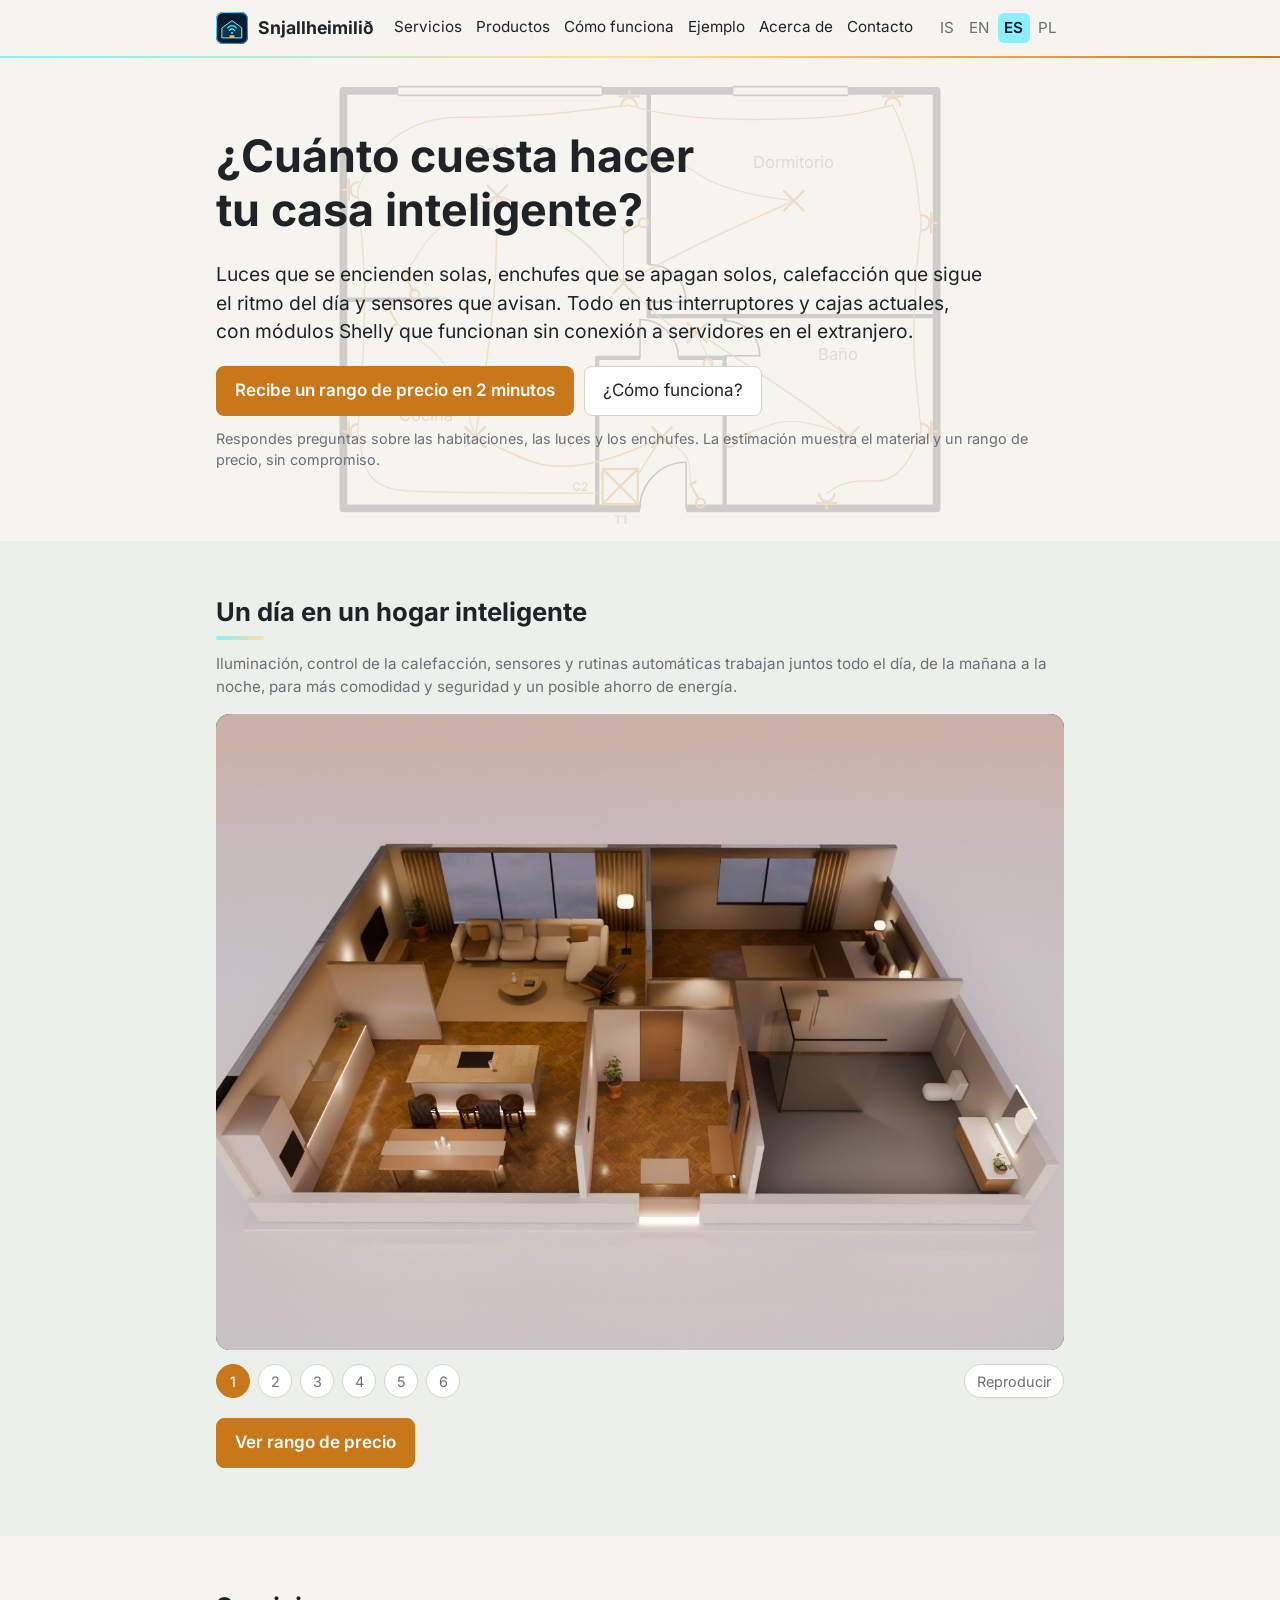
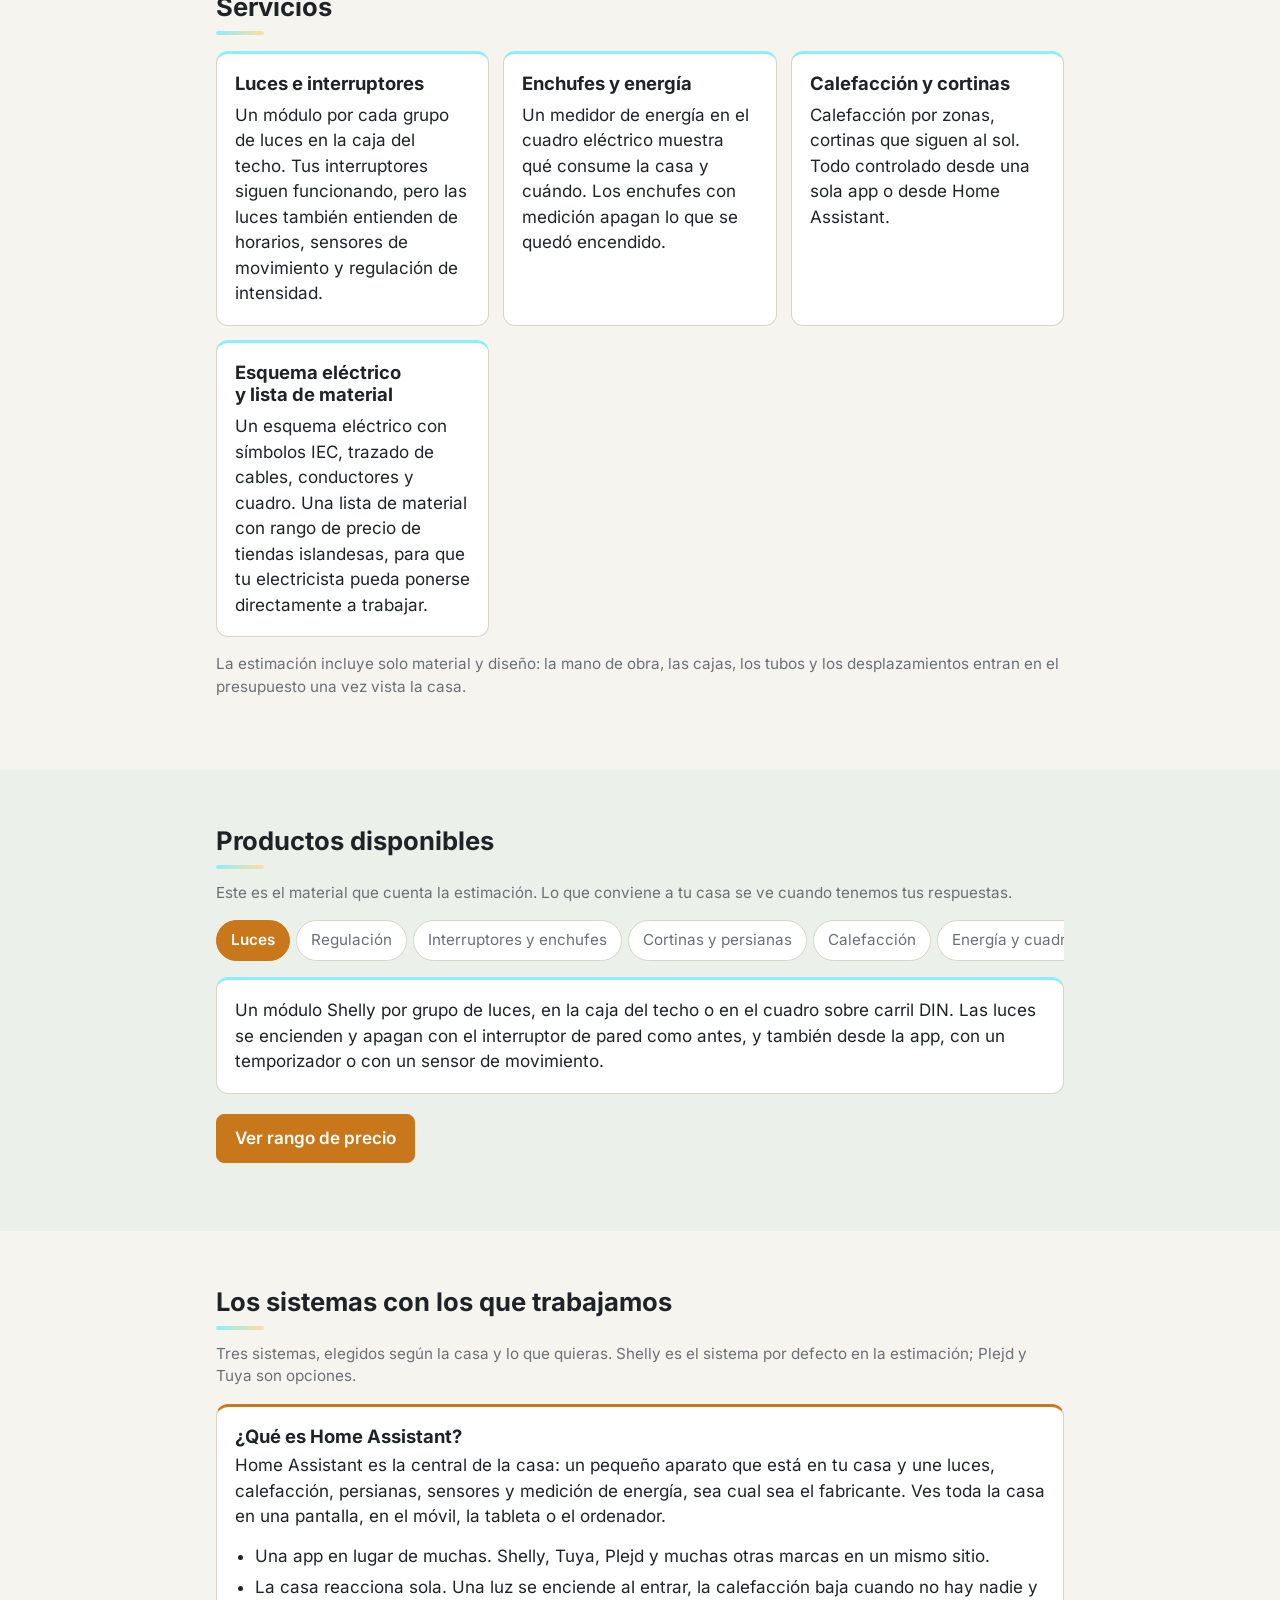
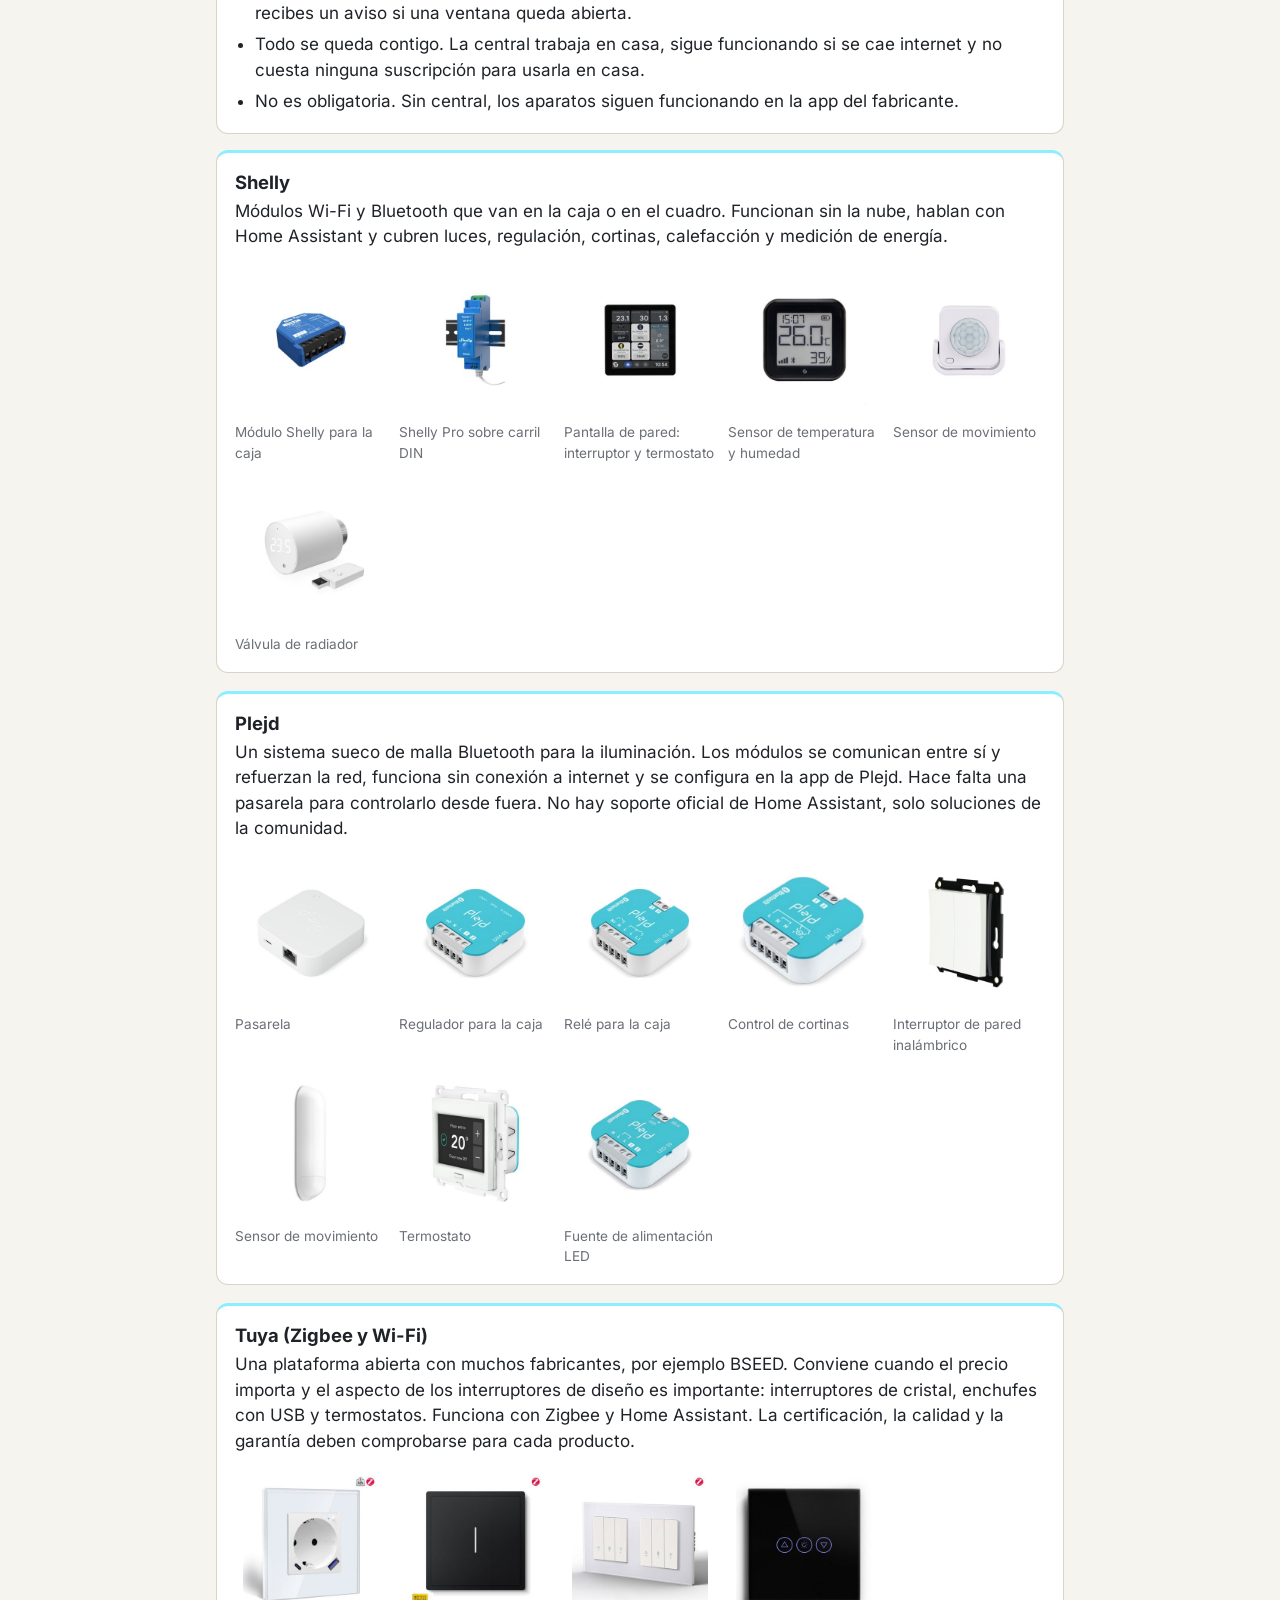
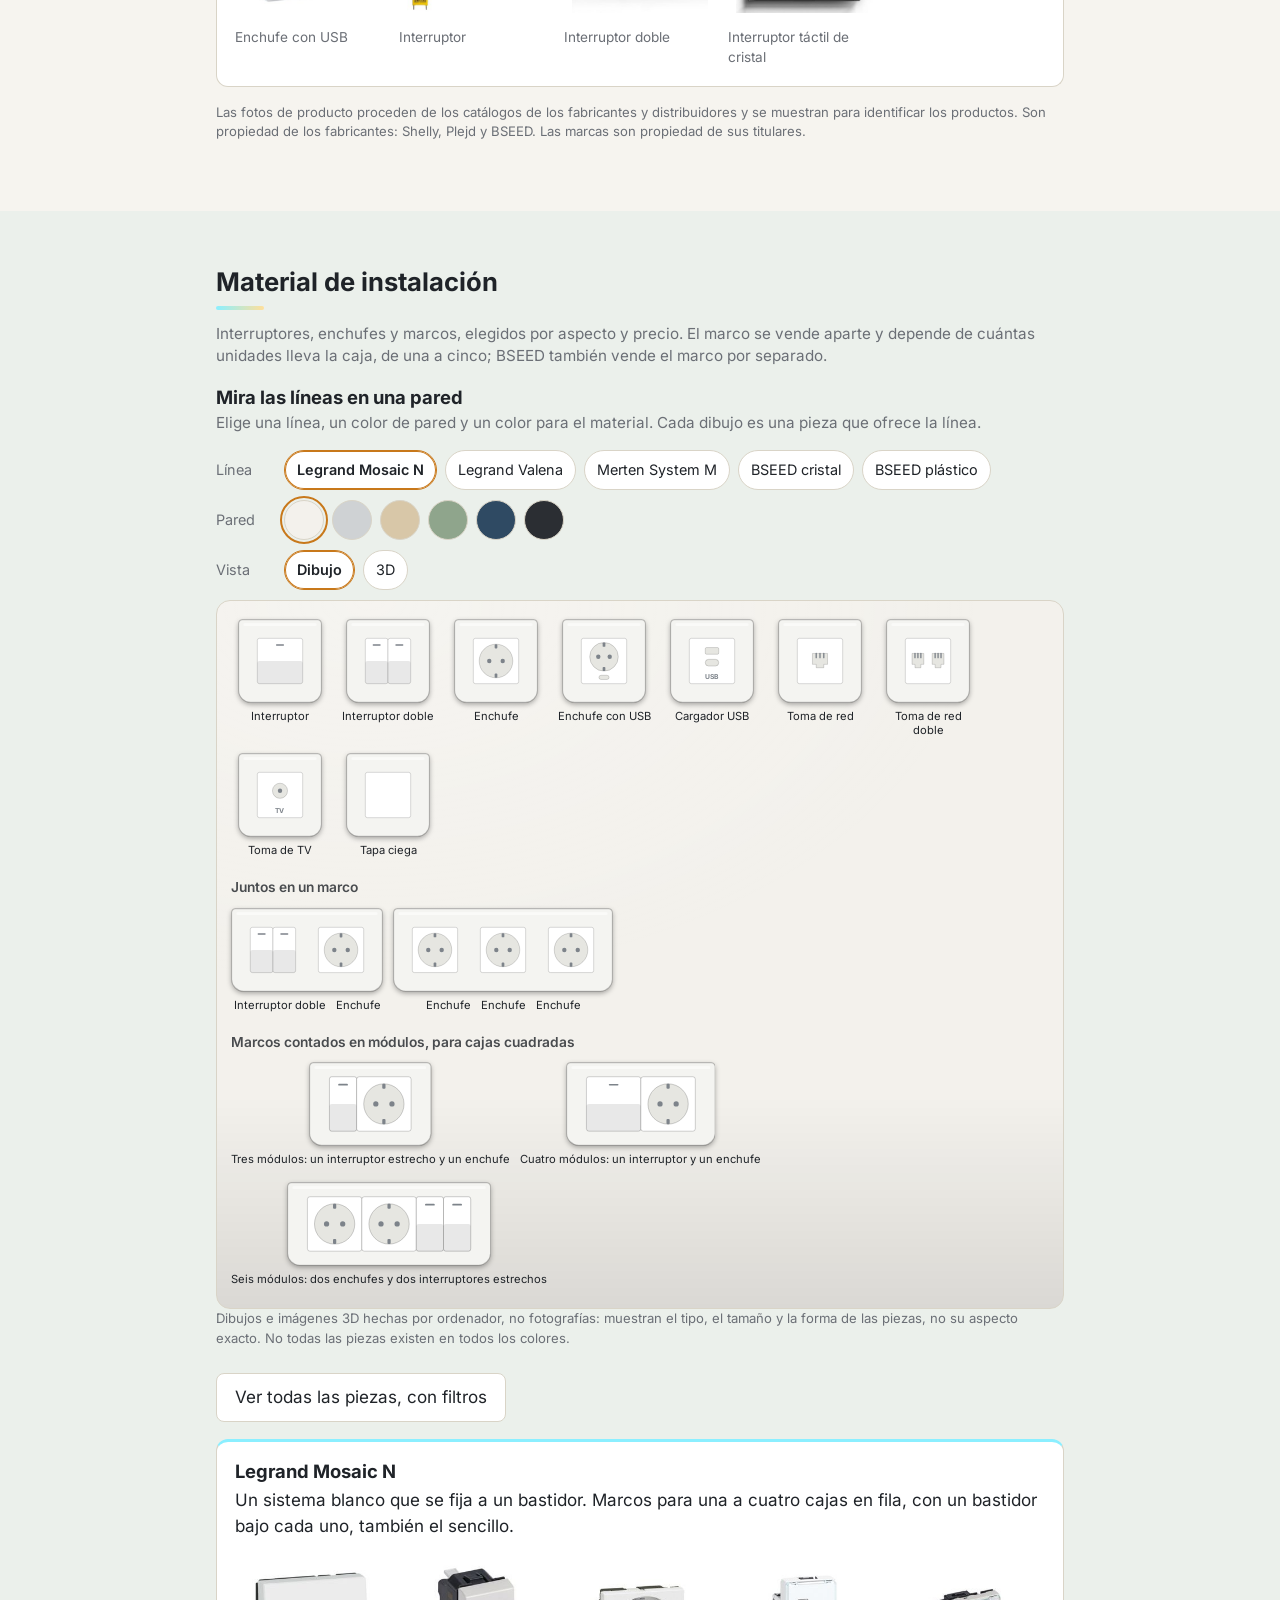
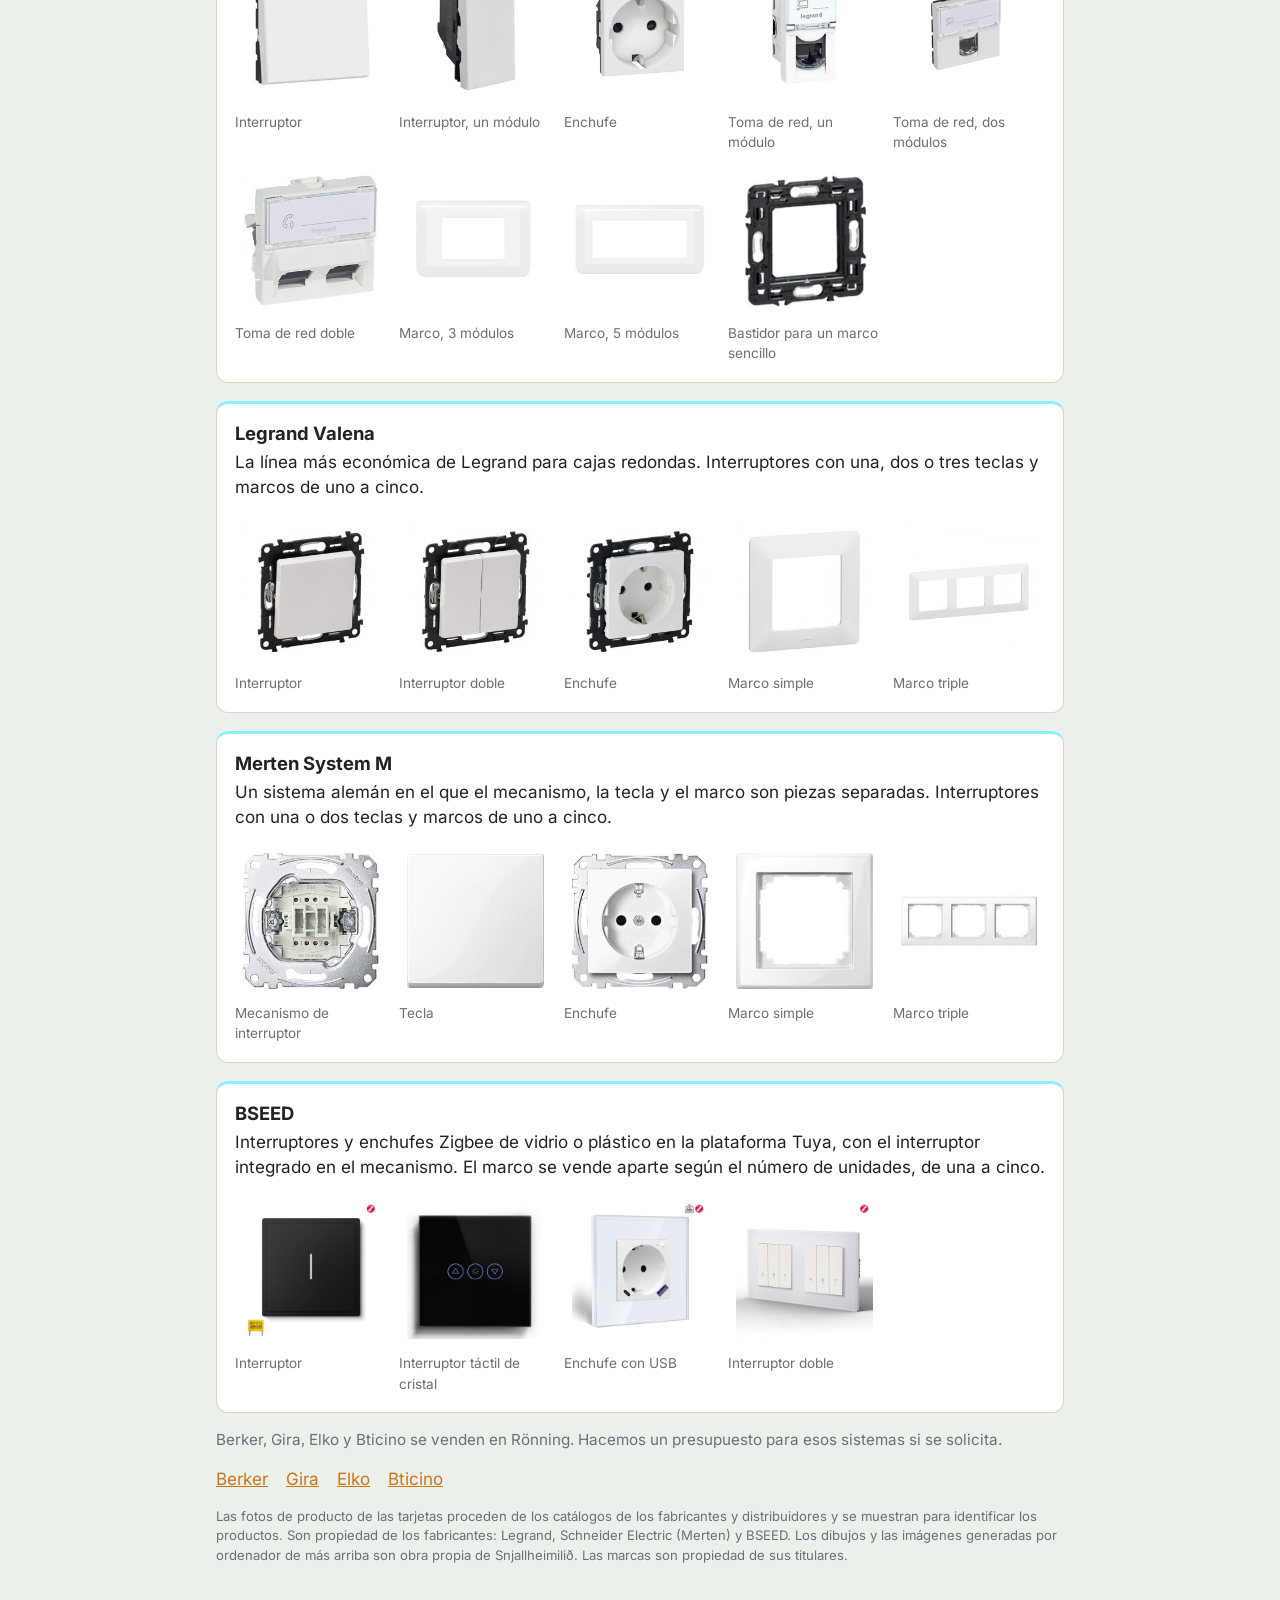
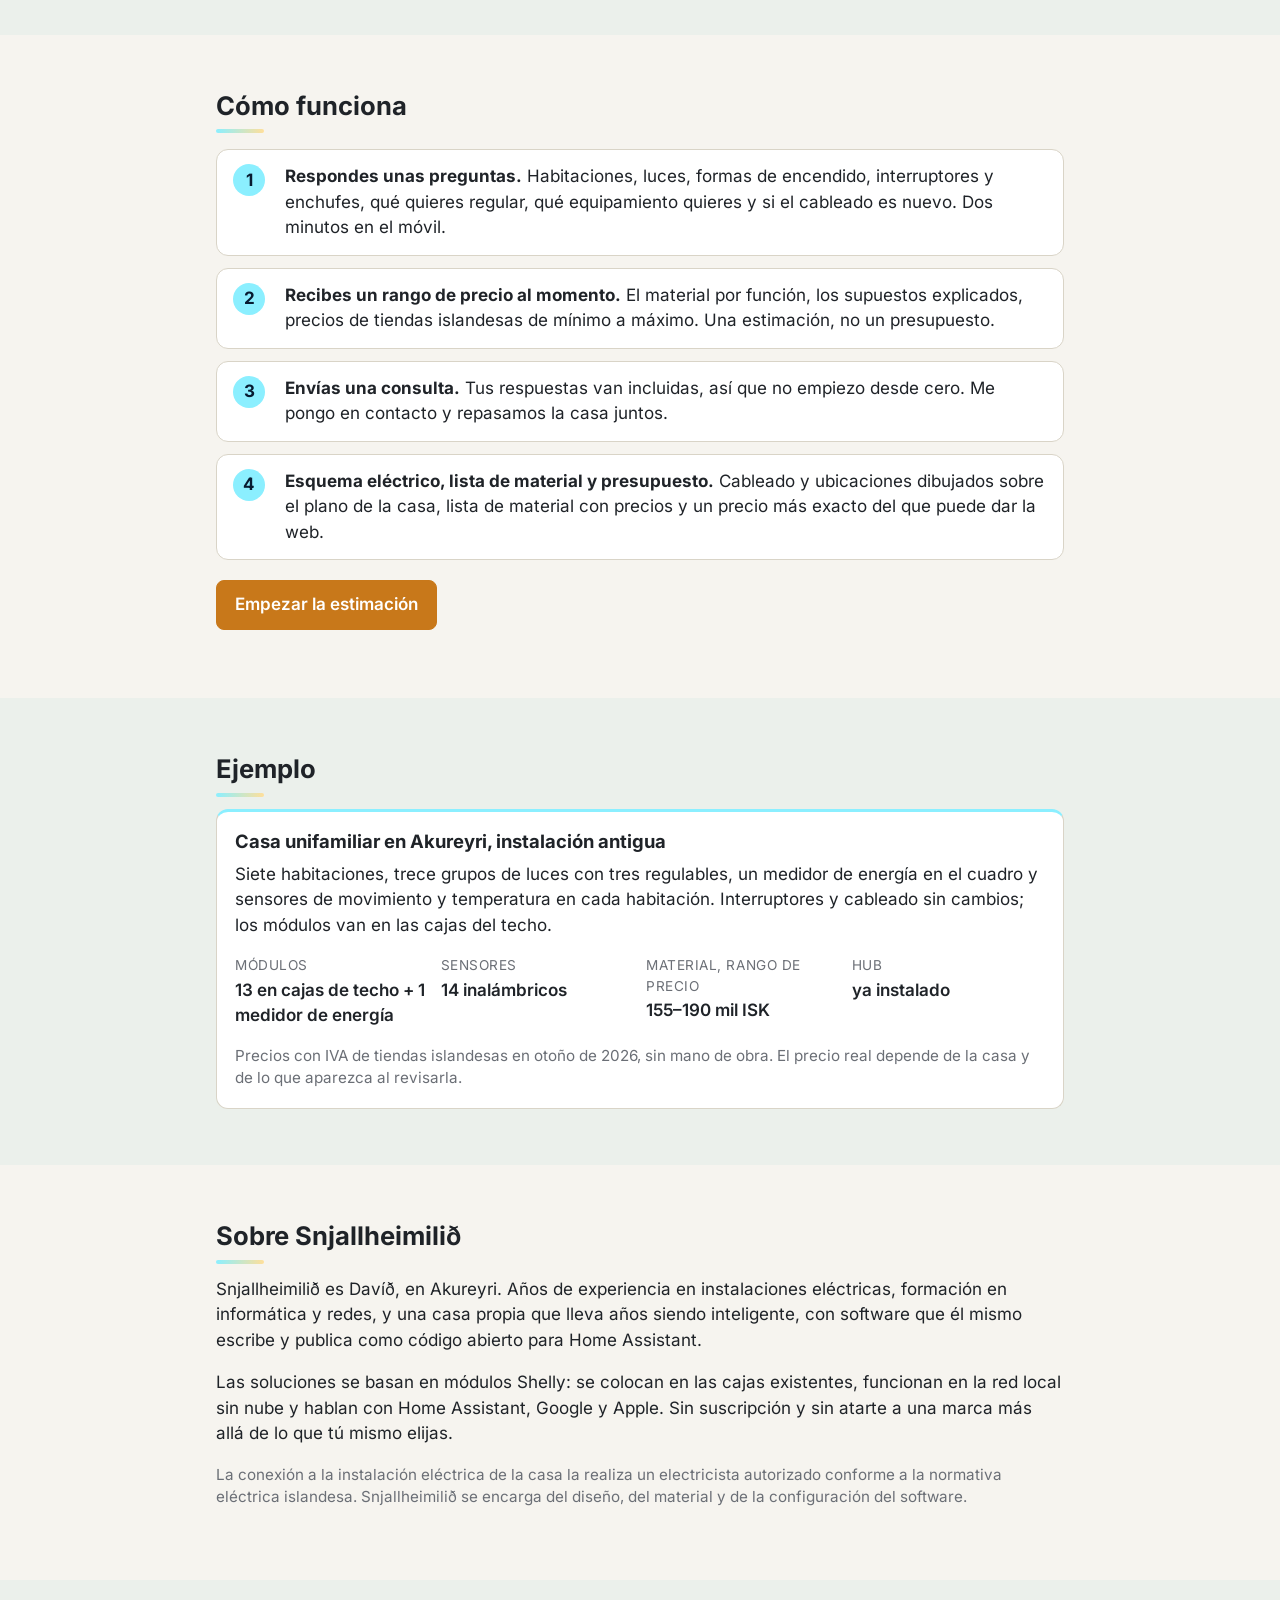
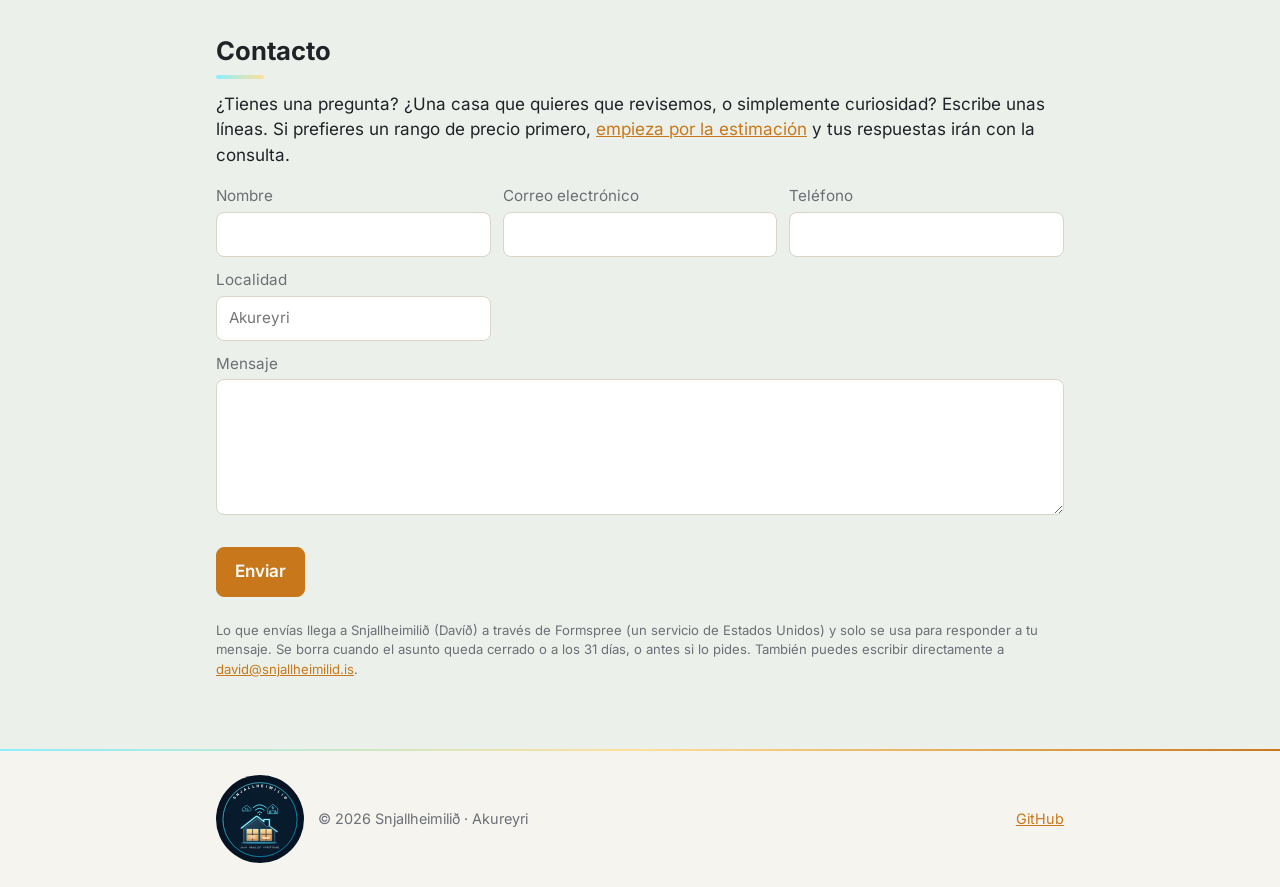
<file: es/index.html>
<!doctype html>
<html lang="es">
<head>
<meta charset="utf-8">
<!-- What the page may load and where it may send: its own files, the visit counter and the contact form's post, nothing else.
     No script stands in the page itself (the language pages carry their strings as JSON, which is data); style is allowed inline
     because the drawings carry their measures in style attributes. check_docs.py checks every page against this. -->
<meta http-equiv="Content-Security-Policy" content="default-src 'none'; script-src 'self' https://gc.zgo.at/count.v5.js; style-src 'self' 'unsafe-inline'; img-src 'self' https://snjallheimilid.goatcounter.com; media-src 'self'; font-src 'self'; connect-src 'self' https://formspree.io https://snjallheimilid.goatcounter.com; object-src 'none'; base-uri 'self'; form-action https://formspree.io">
<meta name="viewport" content="width=device-width, initial-scale=1, viewport-fit=cover">
<title>Snjallheimilið – hogares inteligentes en Akureyri</title>
<meta name="description" content="Snjallheimilið: luces, enchufes, calefacción y sensores que trabajan juntos. Responde unas preguntas y recibe al momento un rango de precio del material; después, plano, lista de material y presupuesto.">
<meta property="og:title" content="Snjallheimilið">
<meta property="og:description" content="¿Cuánto cuesta un hogar inteligente? Recibe un rango de precio del material en dos minutos.">
<meta property="og:type" content="website">
<link rel="alternate" hreflang="is" href="https://snjallheimilid.is/">
<link rel="alternate" hreflang="en" href="https://snjallheimilid.is/en/">
<link rel="alternate" hreflang="es" href="https://snjallheimilid.is/es/">
<link rel="alternate" hreflang="pl" href="https://snjallheimilid.is/pl/">
<link rel="alternate" hreflang="x-default" href="https://snjallheimilid.is/">
<link rel="icon" href="../favicon.svg" type="image/svg+xml">
<link rel="apple-touch-icon" href="../img/apple-touch-icon.png">
<link rel="preload" href="../fonts/inter.woff2" as="font" type="font/woff2" crossorigin>
<link rel="stylesheet" href="../site.css">
</head>
<body>
<header class="top">
  <div class="wrap bar">
    <a class="brand" href="#"><img src="../favicon.svg" width="32" height="32" alt="">Snjallheimilið</a>
    <nav>
      <a href="#thjonusta">Servicios</a>
      <a href="#vorur">Productos</a>
      <a href="#ferli">Cómo funciona</a>
      <a href="#daemi">Ejemplo</a>
      <a href="#um">Acerca de</a>
      <a href="#samband">Contacto</a>
    </nav>
    <nav class="lang" aria-label="Idioma"><a href="../" lang="is" title="Íslenska">IS</a><a href="../en/" lang="en" title="English">EN</a><a href="../es/" lang="es" title="Español">ES</a><a href="../pl/" lang="pl" title="Polski">PL</a></nav>
  </div>
</header>

<main>
<section class="hero">
  <svg class="intro" viewBox="0 0 600 440" preserveAspectRatio="xMidYMid meet" aria-hidden="true" focusable="false">
    <path class="w o" d="M30 30H570V410H30Z"/>
    <path class="w i" d="M308 30V235"/>
    <path class="w i" d="M308 235H570"/>
    <path class="w i" d="M30 220H115"/>
    <path class="w i" d="M261 410V273"/>
    <path class="w i" d="M261 273H377"/>
    <path class="w i" d="M377 410V235"/>
    <path class="cut" d="M80 30H265"/>
    <path class="win" d="M80 26H265M80 34H265"/>
    <path class="cut" d="M385 30H489"/>
    <path class="win" d="M385 26H489M385 34H489"/>
    <path class="cut" d="M300 410H342"/>
    <path class="door" d="M342 410V368"/>
    <path class="door" d="M342 368A42 42 0 0 0 300 410"/>
    <path class="cut" d="M300 273H335"/>
    <path class="door" d="M300 273V238"/>
    <path class="door" d="M300 238A35 35 0 0 1 335 273"/>
    <path class="cut" d="M308 188V222"/>
    <path class="door" d="M308 222H342"/>
    <path class="door" d="M342 222A34 34 0 0 0 308 188"/>
    <path class="cut" d="M377 239V271"/>
    <path class="door" d="M377 271H409"/>
    <path class="door" d="M409 271A32 32 0 0 0 377 239"/>
    <text class="rn" x="170" y="90">Salón</text>
    <text class="rn" x="105" y="330">Cocina</text>
    <text class="rn" x="440" y="100">Dormitorio</text>
    <text class="rn" x="480" y="275">Baño</text>
    <text class="rn" x="318" y="305">Recibidor</text>
    <path class="e" d="M266 374H298V406H266ZM266 374L298 406M298 374L266 406"/>
    <text class="gr" x="282" y="424">T1</text>
    <text class="gr" x="232" y="354">C1</text>
    <path class="run" d="M298 380Q306 366 313 356L320 345"/>
    <path class="e" d="M311 336L329 354M329 336L311 354"/>
    <path class="run s" d="M320 345Q344 358 345 372L346 387"/>
    <path class="e" d="M355 405m-4.05 0a4.05 4.05 0 1 0 8.1 0a4.05 4.05 0 1 0 -8.1 0M353.2 401.4L346.0 387.9L350.9 385.6"/>
    <path class="run" d="M320 345Q240 385 195 365L150 345"/>
    <path class="e" d="M141 336L159 354M159 336L141 354"/>
    <path class="run s" d="M150 345Q132 281 106 262L79 242"/>
    <path class="e" d="M70 225m-4.05 0a4.05 4.05 0 1 0 8.1 0a4.05 4.05 0 1 0 -8.1 0M71.8 228.6L79.0 242.1L74.0 244.3"/>
    <path class="run" d="M150 345Q168 235 169 180L170 125"/>
    <path class="e" d="M161 116L179 134M179 116L161 134"/>
    <path class="run s" d="M170 125Q117 148 102 172L86 197"/>
    <path class="e" d="M95 215m-4.05 0a4.05 4.05 0 1 0 8.1 0a4.05 4.05 0 1 0 -8.1 0M93.2 211.4L86.0 197.9L91.0 195.7"/>
    <path class="run" d="M170 125Q235 150 260 178L285 205"/>
    <path class="e" d="M276 196L294 214M294 196L276 214"/>
    <path class="run s" d="M285 205L285 159"/>
    <path class="e" d="M303 150m-4.05 0a4.05 4.05 0 1 0 8.1 0a4.05 4.05 0 1 0 -8.1 0M299.4 151.8L285.9 159.0L283.6 154.1"/>
    <path class="run" d="M285 205Q335 178 365 164Q395 150 418 140L440 130"/>
    <path class="e" d="M431 121L449 139M449 121L431 139"/>
    <path class="run s" d="M440 130Q380 123 355 107L330 91"/>
    <path class="e" d="M313 100m-4.05 0a4.05 4.05 0 1 0 8.1 0a4.05 4.05 0 1 0 -8.1 0M316.6 98.2L330.1 91.0L332.4 96.0"/>
    <path class="run" d="M285 205Q325 245 338 248L352 250"/>
    <path class="e" d="M343 241L361 259M361 241L343 259"/>
    <path class="run s" d="M352 250L371 295"/>
    <path class="e" d="M362 278m-4.05 0a4.05 4.05 0 1 0 8.1 0a4.05 4.05 0 1 0 -8.1 0M363.8 281.6L371.0 295.1L366.1 297.4"/>
    <path class="run" d="M352 250Q430 300 460 322L490 345"/>
    <path class="e" d="M481 336L499 354M499 336L481 354"/>
    <path class="run s" d="M490 345Q445 325 422 333L399 341"/>
    <path class="e" d="M382 350m-4.05 0a4.05 4.05 0 1 0 8.1 0a4.05 4.05 0 1 0 -8.1 0M385.6 348.2L399.1 341.0L401.4 345.9"/>
    <text class="gr" x="246" y="394">C2</text>
    <path class="run k" d="M266 396Q120 396 87 394Q54 392 48 366L43 340"/>
    <path class="e" d="M30 340L35 340M35.0 330.9L35.0 349.1M43.4 333.0A7 7 0 0 0 43.4 347.0"/>
    <path class="run k" d="M43 340Q52 240 48 180L43 120"/>
    <path class="e" d="M30 120L35 120M35.0 110.9L35.0 129.1M43.4 113.0A7 7 0 0 0 43.4 127.0"/>
    <path class="run k" d="M43 120Q70 54 135 54Q200 54 245 48L290 43"/>
    <path class="e" d="M290 30L290 35M299.1 35.0L280.9 35.0M297.0 43.4A7 7 0 0 0 283.0 43.4"/>
    <path class="run k" d="M290 43Q330 56 400 56Q470 56 500 50L530 43"/>
    <path class="e" d="M530 30L530 35M539.1 35.0L520.9 35.0M537.0 43.4A7 7 0 0 0 523.0 43.4"/>
    <path class="run k" d="M530 43Q548 80 552 115L556 150"/>
    <path class="e" d="M570 150L565 150M565.0 159.1L565.0 140.9M556.6 157.0A7 7 0 0 0 556.6 143.0"/>
    <path class="run k" d="M556 150Q546 240 551 290L556 340"/>
    <path class="e" d="M570 340L565 340M565.0 349.1L565.0 330.9M556.6 347.0A7 7 0 0 0 556.6 333.0"/>
    <path class="run k" d="M556 340Q540 386 515 385Q490 384 480 390L470 396"/>
    <path class="e" d="M470 410L470 405M460.9 405.0L479.1 405.0M463.0 396.6A7 7 0 0 0 477.0 396.6"/>
  </svg>
  <div class="wrap">
    <h1>¿Cuánto cuesta hacer tu casa inteligente?</h1>
    <p class="lede">Luces que se encienden solas, enchufes que se apagan solos, calefacción que sigue el ritmo del día y sensores que avisan. Todo en tus interruptores y cajas actuales, con módulos Shelly que funcionan sin conexión a servidores en el extranjero.</p>
    <div class="cta">
      <a class="btn primary" data-aetlun href="https://aetlun.snjallheimilid.is/quick.html?lang=es">Recibe un rango de precio en 2 minutos</a>
      <a class="btn" href="#dagur">¿Cómo funciona?</a>
    </div>
    <p class="fine">Respondes preguntas sobre las habitaciones, las luces y los enchufes. La estimación muestra el material y un rango de precio, sin compromiso.</p>
  </div>
</section>

<section id="dagur" class="alt">
  <div class="wrap">
    <h2>Un día en un hogar inteligente</h2>
    <p class="muted">Iluminación, control de la calefacción, sensores y rutinas automáticas trabajan juntos todo el día, de la mañana a la noche, para más comodidad y seguridad y un posible ahorro de energía.</p>
    <div class="dagur">
      <video src="../video/einn-dagur.es.mp4" poster="../img/einn-dagur.jpg" width="1280" height="960" muted playsinline loop preload="metadata" aria-label="Un vídeo corto de un día en un hogar inteligente: suena el despertador y se enciende la luz de la cocina, todas las luces se apagan al salir, el suelo radiante mantiene el calor con el frío, las luces se encienden al volver a casa, el salón se atenúa por la noche y el sensor de agua vigila mientras duermes."></video>
      <p class="dline" hidden><b></b> <span></span></p>
      <div class="dots" aria-label="Escenas">
        <button type="button" data-go="0" aria-label="Suena el despertador">1</button><button type="button" data-go="13" aria-label="Salir de casa">2</button><button type="button" data-go="26" aria-label="Nadie en casa">3</button><button type="button" data-go="36" aria-label="De vuelta a casa">4</button><button type="button" data-go="46" aria-label="Llega la noche">5</button><button type="button" data-go="55" aria-label="La noche">6</button>
        <button type="button" class="play" data-play>Reproducir</button>
      </div>
    </div>
    <div class="cta"><a class="btn primary" data-aetlun href="https://aetlun.snjallheimilid.is/quick.html?lang=es">Ver rango de precio</a></div>
  </div>
</section>

<section id="thjonusta">
  <div class="wrap">
    <h2>Servicios</h2>
    <div class="cards">
      <article class="card">
        <h3>Luces e interruptores</h3>
        <p>Un módulo por cada grupo de luces en la caja del techo. Tus interruptores siguen funcionando, pero las luces también entienden de horarios, sensores de movimiento y regulación de intensidad.</p>
      </article>
      <article class="card">
        <h3>Enchufes y energía</h3>
        <p>Un medidor de energía en el cuadro eléctrico muestra qué consume la casa y cuándo. Los enchufes con medición apagan lo que se quedó encendido.</p>
      </article>
      <article class="card">
        <h3>Calefacción y cortinas</h3>
        <p>Calefacción por zonas, cortinas que siguen al sol. Todo controlado desde una sola app o desde Home Assistant.</p>
      </article>
      <article class="card">
        <h3>Esquema eléctrico y lista de material</h3>
        <p>Un esquema eléctrico con símbolos IEC, trazado de cables, conductores y cuadro. Una lista de material con rango de precio de tiendas islandesas, para que tu electricista pueda ponerse directamente a trabajar.</p>
      </article>
    </div>
    <p class="muted">La estimación incluye solo material y diseño: la mano de obra, las cajas, los tubos y los desplazamientos entran en el presupuesto una vez vista la casa.</p>
  </div>
</section>

<section id="vorur" class="alt">
  <div class="wrap">
    <h2>Productos disponibles</h2>
    <p class="muted">Este es el material que cuenta la estimación. Lo que conviene a tu casa se ve cuando tenemos tus respuestas.</p>
    <div class="vtabs">
      <div class="tablist" role="tablist" aria-label="Categorías de productos"><button type="button" role="tab" id="t-ljos" aria-controls="p-ljos" aria-selected="true">Luces</button><button type="button" role="tab" id="t-dimmun" aria-controls="p-dimmun">Regulación</button><button type="button" role="tab" id="t-rofar" aria-controls="p-rofar">Interruptores y enchufes</button><button type="button" role="tab" id="t-gluggatjold" aria-controls="p-gluggatjold">Cortinas y persianas</button><button type="button" role="tab" id="t-hiti" aria-controls="p-hiti">Calefacción</button><button type="button" role="tab" id="t-orka" aria-controls="p-orka">Energía y cuadro</button><button type="button" role="tab" id="t-skynjarar" aria-controls="p-skynjarar">Sensores</button><button type="button" role="tab" id="t-led" aria-controls="p-led">Tiras LED</button><button type="button" role="tab" id="t-stjorn" aria-controls="p-stjorn">Hub</button></div>
      <div role="tabpanel" id="p-ljos" aria-labelledby="t-ljos" class="panel"><p>Un módulo Shelly por grupo de luces, en la caja del techo o en el cuadro sobre carril DIN. Las luces se encienden y apagan con el interruptor de pared como antes, y también desde la app, con un temporizador o con un sensor de movimiento.</p></div>
      <div role="tabpanel" id="p-dimmun" aria-labelledby="t-dimmun" class="panel"><p>Un regulador por cada grupo de luces regulable, en la caja del techo, o en el cuadro, donde dos grupos comparten un módulo. Un interruptor basculante normal solo enciende y apaga, así que los grupos regulables llevan un pulsador con muelle: mantenerlo pulsado regula.</p></div>
      <div role="tabpanel" id="p-rofar" aria-labelledby="t-rofar" class="panel"><p>Se mantienen los interruptores y enchufes existentes cuando conviene. Los nuevos son mecanismos de diseño de calidad con tecla y marco. Un pulsador inalámbrico o un Shelly i4 en la caja del interruptor conmuta sin un cable adicional.</p></div>
      <div role="tabpanel" id="p-gluggatjold" aria-labelledby="t-gluggatjold" class="panel"><p>Un módulo por ventana motorizada. Las cortinas se mueven por horario o escena y también se controlan desde la app.</p></div>
      <div role="tabpanel" id="p-hiti" aria-labelledby="t-hiti" class="panel"><p>Un módulo por zona de calefacción, radiadores o suelo radiante, y un termostato en cada zona: un sensor Bluetooth de temperatura y humedad, o una pantalla de pared Shelly, que es a la vez interruptor y termostato.</p></div>
      <div role="tabpanel" id="p-orka" aria-labelledby="t-orka" class="panel"><p>Un medidor de energía en el cuadro muestra el consumo de la casa. El cuadro también puede llevar módulos Shelly Pro sobre carril DIN e interruptores automáticos inteligentes que se pueden apagar a distancia y muestran la carga. Se cuenta un automático por circuito.</p></div>
      <div role="tabpanel" id="p-skynjarar" aria-labelledby="t-skynjarar" class="panel"><p>Sensores de movimiento, temperatura y humedad en las habitaciones y sensores en las puertas exteriores. Son inalámbricos y hablan Bluetooth con el módulo Shelly o la pasarela Bluetooth más cercana.</p></div>
      <div role="tabpanel" id="p-led" aria-labelledby="t-led" class="panel"><p>Tiras COB en RGB, RGB con blanco ajustable o blanco ajustable (CCT), con fuente de alimentación y un controlador que maneja los colores. Las tiras se dibujan como luces lineales en el plano y se cuentan por metro.</p></div>
      <div role="tabpanel" id="p-stjorn" aria-labelledby="t-stjorn" class="panel"><p>Home Assistant, como pequeño controlador o como pequeño ordenador, si quieres todo en un solo lugar. Sin controlador, los módulos funcionan en la app de Shelly.</p></div>
    </div>
    <div class="cta"><a class="btn primary" data-aetlun href="https://aetlun.snjallheimilid.is/quick.html?lang=es">Ver rango de precio</a></div>
  </div>
</section>

<section id="kerfi">
  <div class="wrap">
    <h2>Los sistemas con los que trabajamos</h2>
    <p class="muted">Tres sistemas, elegidos según la casa y lo que quieras. Shelly es el sistema por defecto en la estimación; Plejd y Tuya son opciones.</p>
    <div class="sys ha" id="home-assistant"><h3>¿Qué es Home Assistant?</h3><p>Home Assistant es la central de la casa: un pequeño aparato que está en tu casa y une luces, calefacción, persianas, sensores y medición de energía, sea cual sea el fabricante. Ves toda la casa en una pantalla, en el móvil, la tableta o el ordenador.</p><ul class="points"><li>Una app en lugar de muchas. Shelly, Tuya, Plejd y muchas otras marcas en un mismo sitio.</li><li>La casa reacciona sola. Una luz se enciende al entrar, la calefacción baja cuando no hay nadie y recibes un aviso si una ventana queda abierta.</li><li>Todo se queda contigo. La central trabaja en casa, sigue funcionando si se cae internet y no cuesta ninguna suscripción para usarla en casa.</li><li>No es obligatoria. Sin central, los aparatos siguen funcionando en la app del fabricante.</li></ul></div>
    <div class="systems">
    <div class="sys"><h3>Shelly</h3><p>Módulos Wi-Fi y Bluetooth que van en la caja o en el cuadro. Funcionan sin la nube, hablan con Home Assistant y cubren luces, regulación, cortinas, calefacción y medición de energía.</p><div class="pgrid"><figure class="pfig"><div class="pimg"><img src="../img/products/shelly/relay.jpg" width="180" height="180" loading="lazy" alt="Módulo Shelly para la caja"></div><figcaption>Módulo Shelly para la caja</figcaption></figure><figure class="pfig"><div class="pimg"><img src="../img/products/shelly/pro.jpg" width="180" height="180" loading="lazy" alt="Shelly Pro sobre carril DIN"></div><figcaption>Shelly Pro sobre carril DIN</figcaption></figure><figure class="pfig"><div class="pimg"><img src="../img/products/shelly/display.jpg" width="180" height="180" loading="lazy" alt="Pantalla de pared: interruptor y termostato"></div><figcaption>Pantalla de pared: interruptor y termostato</figcaption></figure><figure class="pfig"><div class="pimg"><img src="../img/products/shelly/ht.jpg" width="180" height="180" loading="lazy" alt="Sensor de temperatura y humedad"></div><figcaption>Sensor de temperatura y humedad</figcaption></figure><figure class="pfig"><div class="pimg"><img src="../img/products/shelly/motion.jpg" width="180" height="180" loading="lazy" alt="Sensor de movimiento"></div><figcaption>Sensor de movimiento</figcaption></figure><figure class="pfig"><div class="pimg"><img src="../img/products/shelly/trv.jpg" width="180" height="180" loading="lazy" alt="Válvula de radiador"></div><figcaption>Válvula de radiador</figcaption></figure></div></div>
    <div class="sys"><h3>Plejd</h3><p>Un sistema sueco de malla Bluetooth para la iluminación. Los módulos se comunican entre sí y refuerzan la red, funciona sin conexión a internet y se configura en la app de Plejd. Hace falta una pasarela para controlarlo desde fuera. No hay soporte oficial de Home Assistant, solo soluciones de la comunidad.</p><div class="pgrid"><figure class="pfig"><div class="pimg"><img src="../img/products/plejd/gwy.jpg" width="180" height="180" loading="lazy" alt="Pasarela"></div><figcaption>Pasarela</figcaption></figure><figure class="pfig"><div class="pimg"><img src="../img/products/plejd/dim.jpg" width="180" height="180" loading="lazy" alt="Regulador para la caja"></div><figcaption>Regulador para la caja</figcaption></figure><figure class="pfig"><div class="pimg"><img src="../img/products/plejd/rel.jpg" width="180" height="180" loading="lazy" alt="Relé para la caja"></div><figcaption>Relé para la caja</figcaption></figure><figure class="pfig"><div class="pimg"><img src="../img/products/plejd/jal.jpg" width="180" height="180" loading="lazy" alt="Control de cortinas"></div><figcaption>Control de cortinas</figcaption></figure><figure class="pfig"><div class="pimg"><img src="../img/products/plejd/wph.jpg" width="180" height="180" loading="lazy" alt="Interruptor de pared inalámbrico"></div><figcaption>Interruptor de pared inalámbrico</figcaption></figure><figure class="pfig"><div class="pimg"><img src="../img/products/plejd/wms.jpg" width="180" height="180" loading="lazy" alt="Sensor de movimiento"></div><figcaption>Sensor de movimiento</figcaption></figure><figure class="pfig"><div class="pimg"><img src="../img/products/plejd/trm.jpg" width="180" height="180" loading="lazy" alt="Termostato"></div><figcaption>Termostato</figcaption></figure><figure class="pfig"><div class="pimg"><img src="../img/products/plejd/led.jpg" width="180" height="180" loading="lazy" alt="Fuente de alimentación LED"></div><figcaption>Fuente de alimentación LED</figcaption></figure></div></div>
    <div class="sys"><h3>Tuya (Zigbee y Wi-Fi)</h3><p>Una plataforma abierta con muchos fabricantes, por ejemplo BSEED. Conviene cuando el precio importa y el aspecto de los interruptores de diseño es importante: interruptores de cristal, enchufes con USB y termostatos. Funciona con Zigbee y Home Assistant. La certificación, la calidad y la garantía deben comprobarse para cada producto.</p><div class="pgrid"><figure class="pfig"><div class="pimg"><img src="../img/products/tuya/socket.jpg" width="180" height="180" loading="lazy" alt="Enchufe con USB"></div><figcaption>Enchufe con USB</figcaption></figure><figure class="pfig"><div class="pimg"><img src="../img/products/tuya/touch.jpg" width="180" height="180" loading="lazy" alt="Interruptor"></div><figcaption>Interruptor</figcaption></figure><figure class="pfig"><div class="pimg"><img src="../img/products/tuya/curtain.jpg" width="180" height="180" loading="lazy" alt="Interruptor doble"></div><figcaption>Interruptor doble</figcaption></figure><figure class="pfig"><div class="pimg"><img src="../img/products/tuya/dim.jpg" width="180" height="180" loading="lazy" alt="Interruptor táctil de cristal"></div><figcaption>Interruptor táctil de cristal</figcaption></figure></div></div>
    </div>
    <p class="muted small">Las fotos de producto proceden de los catálogos de los fabricantes y distribuidores y se muestran para identificar los productos. Son propiedad de los fabricantes: Shelly, Plejd y BSEED. Las marcas son propiedad de sus titulares.</p>
  </div>
</section>

<section id="innlagnaefni" class="alt">
  <div class="wrap">
    <h2>Material de instalación</h2>
    <p class="muted">Interruptores, enchufes y marcos, elegidos por aspecto y precio. El marco se vende aparte y depende de cuántas unidades lleva la caja, de una a cinco; BSEED también vende el marco por separado.</p>
    <!-- lines-view:start (written by tools/lines_view.py, do not edit by hand) -->
    <div class="lv" data-line="mosaic" data-fit="white">
      <h3>Mira las líneas en una pared</h3><p class="muted">Elige una línea, un color de pared y un color para el material. Cada dibujo es una pieza que ofrece la línea.</p>
      <div class="lv-bar"><span class="lv-lab">Línea</span><button type="button" class="lv-tab" data-line="mosaic" data-fits="white" aria-pressed="true">Legrand Mosaic N</button><button type="button" class="lv-tab" data-line="valena" data-fits="white" aria-pressed="false">Legrand Valena</button><button type="button" class="lv-tab" data-line="merten" data-fits="white" aria-pressed="false">Merten System M</button><button type="button" class="lv-tab" data-line="bseed_glass" data-fits="white black grey gold" aria-pressed="false">BSEED cristal</button><button type="button" class="lv-tab" data-line="bseed_plastic" data-fits="white black grey gold" aria-pressed="false">BSEED plástico</button></div>
      <div class="lv-bar"><span class="lv-lab">Pared</span><button type="button" class="lv-sw" data-wall="#f3f1ec" style="--c:#f3f1ec" aria-label="Pared blanca" title="Pared blanca" aria-pressed="true"></button><button type="button" class="lv-sw" data-wall="#cfd2d4" style="--c:#cfd2d4" aria-label="Pared gris claro" title="Pared gris claro" aria-pressed="false"></button><button type="button" class="lv-sw" data-wall="#d8c7a8" style="--c:#d8c7a8" aria-label="Pared color arena" title="Pared color arena" aria-pressed="false"></button><button type="button" class="lv-sw" data-wall="#8fa58c" style="--c:#8fa58c" aria-label="Pared verde" title="Pared verde" aria-pressed="false"></button><button type="button" class="lv-sw" data-wall="#2f4a63" style="--c:#2f4a63" aria-label="Pared azul" title="Pared azul" aria-pressed="false"></button><button type="button" class="lv-sw" data-wall="#2b2e33" style="--c:#2b2e33" aria-label="Pared oscura" title="Pared oscura" aria-pressed="false"></button></div>
      <div class="lv-bar lv-fits"><span class="lv-lab">Color</span><button type="button" class="lv-fit" data-fit="white" aria-pressed="true">Blanco</button><button type="button" class="lv-fit" data-fit="black" aria-pressed="false">Negro</button><button type="button" class="lv-fit" data-fit="grey" aria-pressed="false">Gris</button><button type="button" class="lv-fit" data-fit="gold" aria-pressed="false">Dorado</button></div>
      <div class="lv-bar lv-modes"><span class="lv-lab">Vista</span><button type="button" class="lv-mode" data-mode="draw" aria-pressed="true">Dibujo</button><button type="button" class="lv-mode" data-mode="3d" aria-pressed="false">3D</button></div>
      <div class="lv-wall">
        <div class="lv-set" data-set="mosaic"><h4>Legrand Mosaic N</h4><figure class="lv-hero"><img alt="Legrand Mosaic N" data-src="../img/lines3d/hero-mosaic.webp" width="1400" height="800" decoding="async"><figcaption>Primer plano, generado por ordenador</figcaption></figure><div class="lv-grid"><figure class="lv-fig" style="--n:1"><svg class="lv-svg" viewBox="0 0 74 74" style="--n:1" aria-hidden="true"><path class="plate" d="M4 .5H70A4 4 0 0 1 73.5 4V63A11 11 0 0 1 63 73.5H11A11 11 0 0 1 .5 63V4A4 4 0 0 1 4 .5Z"/><path class="band" d="M6 5H68"/><g transform="translate(7 1)"><g class="cell"><g class="rock"><rect class="k" x="3.0" y="9" width="54.0" height="54" rx="2.5"/><rect class="sh a" x="3.0" y="9" width="54.0" height="27" rx="2.5"/><rect class="sh b" x="3.0" y="36" width="54.0" height="27" rx="2.5"/><line class="i" x1="26.0" y1="17" x2="34.0" y2="17"/></g></g></g></svg><img class="lv-pic" alt="" data-file="sw1" width="424" height="424" style="--k:1.293" decoding="async"><figcaption>Interruptor</figcaption></figure><figure class="lv-fig" style="--n:1"><svg class="lv-svg" viewBox="0 0 74 74" style="--n:1" aria-hidden="true"><path class="plate" d="M4 .5H70A4 4 0 0 1 73.5 4V63A11 11 0 0 1 63 73.5H11A11 11 0 0 1 .5 63V4A4 4 0 0 1 4 .5Z"/><path class="band" d="M6 5H68"/><g transform="translate(7 1)"><g class="cell"><g class="rock"><rect class="k" x="3.0" y="9" width="27.0" height="54" rx="2.5"/><rect class="sh a" x="3.0" y="9" width="27.0" height="27" rx="2.5"/><rect class="sh b" x="3.0" y="36" width="27.0" height="27" rx="2.5"/><line class="i" x1="12.5" y1="17" x2="20.5" y2="17"/></g><g class="rock"><rect class="k" x="30.0" y="9" width="27.0" height="54" rx="2.5"/><rect class="sh a" x="30.0" y="9" width="27.0" height="27" rx="2.5"/><rect class="sh b" x="30.0" y="36" width="27.0" height="27" rx="2.5"/><line class="i" x1="39.5" y1="17" x2="47.5" y2="17"/></g></g></g></svg><img class="lv-pic" alt="" data-file="sw2" width="424" height="424" style="--k:1.293" decoding="async"><figcaption>Interruptor doble</figcaption></figure><figure class="lv-fig" style="--n:1"><svg class="lv-svg" viewBox="0 0 74 74" style="--n:1" aria-hidden="true"><path class="plate" d="M4 .5H70A4 4 0 0 1 73.5 4V63A11 11 0 0 1 63 73.5H11A11 11 0 0 1 .5 63V4A4 4 0 0 1 4 .5Z"/><path class="band" d="M6 5H68"/><g transform="translate(7 1)"><g class="cell"><rect class="k" x="3" y="9" width="54" height="54" rx="2.5"/><circle class="d" cx="30.0" cy="36" r="20"/><circle class="f" cx="22.0" cy="36" r="2.6"/><circle class="f" cx="38.0" cy="36" r="2.6"/><rect class="f" x="28.4" y="16" width="3.2" height="5" rx="1"/><rect class="f" x="28.4" y="51" width="3.2" height="5" rx="1"/></g></g></svg><img class="lv-pic" alt="" data-file="socket" width="424" height="424" style="--k:1.293" decoding="async"><figcaption>Enchufe</figcaption></figure><figure class="lv-fig" style="--n:1"><svg class="lv-svg" viewBox="0 0 74 74" style="--n:1" aria-hidden="true"><path class="plate" d="M4 .5H70A4 4 0 0 1 73.5 4V63A11 11 0 0 1 63 73.5H11A11 11 0 0 1 .5 63V4A4 4 0 0 1 4 .5Z"/><path class="band" d="M6 5H68"/><g transform="translate(7 1)"><g class="cell"><rect class="k" x="3" y="9" width="54" height="54" rx="2.5"/><circle class="d" cx="30.0" cy="31" r="17"/><circle class="f" cx="23.2" cy="31" r="2.6"/><circle class="f" cx="36.8" cy="31" r="2.6"/><rect class="f" x="28.4" y="14" width="3.2" height="5" rx="1"/><rect class="f" x="28.4" y="43" width="3.2" height="5" rx="1"/><rect class="d" x="24.0" y="53" width="12" height="5" rx="2.5"/></g></g></svg><img class="lv-pic" alt="" data-file="socket_usb" width="424" height="424" style="--k:1.293" decoding="async"><figcaption>Enchufe con USB</figcaption></figure><figure class="lv-fig" style="--n:1"><svg class="lv-svg" viewBox="0 0 74 74" style="--n:1" aria-hidden="true"><path class="plate" d="M4 .5H70A4 4 0 0 1 73.5 4V63A11 11 0 0 1 63 73.5H11A11 11 0 0 1 .5 63V4A4 4 0 0 1 4 .5Z"/><path class="band" d="M6 5H68"/><g transform="translate(7 1)"><g class="cell"><rect class="k" x="3" y="9" width="54" height="54" rx="2.5"/><rect class="d" x="22.0" y="20" width="16" height="8" rx="1.5"/><rect class="d" x="22.0" y="34" width="16" height="8" rx="4"/><text class="f" x="30.0" y="57" text-anchor="middle" font-size="8" font-weight="700">USB</text></g></g></svg><img class="lv-pic" alt="" data-file="usb" width="424" height="424" style="--k:1.293" decoding="async"><figcaption>Cargador USB</figcaption></figure><figure class="lv-fig" style="--n:1"><svg class="lv-svg" viewBox="0 0 74 74" style="--n:1" aria-hidden="true"><path class="plate" d="M4 .5H70A4 4 0 0 1 73.5 4V63A11 11 0 0 1 63 73.5H11A11 11 0 0 1 .5 63V4A4 4 0 0 1 4 .5Z"/><path class="band" d="M6 5H68"/><g transform="translate(7 1)"><g class="cell"><rect class="k" x="3" y="9" width="54" height="54" rx="2.5"/><path class="d" d="M21.0 27h18v13h-4.5v4h-9v-4h-4.5z"/><line class="i" x1="25.5" y1="27" x2="25.5" y2="32"/><line class="i" x1="30.0" y1="27" x2="30.0" y2="32"/><line class="i" x1="34.5" y1="27" x2="34.5" y2="32"/></g></g></svg><img class="lv-pic" alt="" data-file="net" width="424" height="424" style="--k:1.293" decoding="async"><figcaption>Toma de red</figcaption></figure><figure class="lv-fig" style="--n:1"><svg class="lv-svg" viewBox="0 0 74 74" style="--n:1" aria-hidden="true"><path class="plate" d="M4 .5H70A4 4 0 0 1 73.5 4V63A11 11 0 0 1 63 73.5H11A11 11 0 0 1 .5 63V4A4 4 0 0 1 4 .5Z"/><path class="band" d="M6 5H68"/><g transform="translate(7 1)"><g class="cell"><rect class="k" x="3" y="9" width="54" height="54" rx="2.5"/><path class="d" d="M11.0 27h14v13h-3.5v4h-7v-4h-3.5z"/><line class="i" x1="14.5" y1="27" x2="14.5" y2="32"/><line class="i" x1="18.0" y1="27" x2="18.0" y2="32"/><line class="i" x1="21.5" y1="27" x2="21.5" y2="32"/><path class="d" d="M35.0 27h14v13h-3.5v4h-7v-4h-3.5z"/><line class="i" x1="38.5" y1="27" x2="38.5" y2="32"/><line class="i" x1="42.0" y1="27" x2="42.0" y2="32"/><line class="i" x1="45.5" y1="27" x2="45.5" y2="32"/></g></g></svg><img class="lv-pic" alt="" data-file="net2" width="424" height="424" style="--k:1.293" decoding="async"><figcaption>Toma de red doble</figcaption></figure><figure class="lv-fig" style="--n:1"><svg class="lv-svg" viewBox="0 0 74 74" style="--n:1" aria-hidden="true"><path class="plate" d="M4 .5H70A4 4 0 0 1 73.5 4V63A11 11 0 0 1 63 73.5H11A11 11 0 0 1 .5 63V4A4 4 0 0 1 4 .5Z"/><path class="band" d="M6 5H68"/><g transform="translate(7 1)"><g class="cell"><rect class="k" x="3" y="9" width="54" height="54" rx="2.5"/><circle class="d" cx="30.0" cy="31" r="9"/><circle class="f" cx="30.0" cy="31" r="2.6"/><text class="f" x="30.0" y="57" text-anchor="middle" font-size="8" font-weight="700">TV</text></g></g></svg><img class="lv-pic" alt="" data-file="tv" width="424" height="424" style="--k:1.293" decoding="async"><figcaption>Toma de TV</figcaption></figure><figure class="lv-fig" style="--n:1"><svg class="lv-svg" viewBox="0 0 74 74" style="--n:1" aria-hidden="true"><path class="plate" d="M4 .5H70A4 4 0 0 1 73.5 4V63A11 11 0 0 1 63 73.5H11A11 11 0 0 1 .5 63V4A4 4 0 0 1 4 .5Z"/><path class="band" d="M6 5H68"/><g transform="translate(7 1)"><g class="cell"><rect class="k" x="3" y="9" width="54" height="54" rx="2.5"/></g></g></svg><img class="lv-pic" alt="" data-file="blank" width="424" height="424" style="--k:1.293" decoding="async"><figcaption>Tapa ciega</figcaption></figure></div><h5>Juntos en un marco</h5><div class="lv-grid"><figure class="lv-fig wide" style="--n:2"><svg class="lv-svg" viewBox="0 0 134 74" style="--n:2" aria-hidden="true"><path class="plate" d="M4 .5H130A4 4 0 0 1 133.5 4V63A11 11 0 0 1 123 73.5H11A11 11 0 0 1 .5 63V4A4 4 0 0 1 4 .5Z"/><path class="band" d="M6 5H128"/><g transform="translate(7 1)"><g class="cell"><g class="rock"><rect class="k" x="3.0" y="9" width="27.0" height="54" rx="2.5"/><rect class="sh a" x="3.0" y="9" width="27.0" height="27" rx="2.5"/><rect class="sh b" x="3.0" y="36" width="27.0" height="27" rx="2.5"/><line class="i" x1="12.5" y1="17" x2="20.5" y2="17"/></g><g class="rock"><rect class="k" x="30.0" y="9" width="27.0" height="54" rx="2.5"/><rect class="sh a" x="30.0" y="9" width="27.0" height="27" rx="2.5"/><rect class="sh b" x="30.0" y="36" width="27.0" height="27" rx="2.5"/><line class="i" x1="39.5" y1="17" x2="47.5" y2="17"/></g></g></g><g transform="translate(67 1)"><g class="cell"><rect class="k" x="3" y="9" width="54" height="54" rx="2.5"/><circle class="d" cx="30.0" cy="36" r="20"/><circle class="f" cx="22.0" cy="36" r="2.6"/><circle class="f" cx="38.0" cy="36" r="2.6"/><rect class="f" x="28.4" y="16" width="3.2" height="5" rx="1"/><rect class="f" x="28.4" y="51" width="3.2" height="5" rx="1"/></g></g></svg><img class="lv-pic" alt="" data-file="sw2_socket" width="708" height="424" style="--k:1.157" decoding="async"><figcaption><span>Interruptor doble</span><span>Enchufe</span></figcaption></figure><figure class="lv-fig wide" style="--n:3"><svg class="lv-svg" viewBox="0 0 194 74" style="--n:3" aria-hidden="true"><path class="plate" d="M4 .5H190A4 4 0 0 1 193.5 4V63A11 11 0 0 1 183 73.5H11A11 11 0 0 1 .5 63V4A4 4 0 0 1 4 .5Z"/><path class="band" d="M6 5H188"/><g transform="translate(7 1)"><g class="cell"><rect class="k" x="3" y="9" width="54" height="54" rx="2.5"/><circle class="d" cx="30.0" cy="36" r="20"/><circle class="f" cx="22.0" cy="36" r="2.6"/><circle class="f" cx="38.0" cy="36" r="2.6"/><rect class="f" x="28.4" y="16" width="3.2" height="5" rx="1"/><rect class="f" x="28.4" y="51" width="3.2" height="5" rx="1"/></g></g><g transform="translate(67 1)"><g class="cell"><rect class="k" x="3" y="9" width="54" height="54" rx="2.5"/><circle class="d" cx="30.0" cy="36" r="20"/><circle class="f" cx="22.0" cy="36" r="2.6"/><circle class="f" cx="38.0" cy="36" r="2.6"/><rect class="f" x="28.4" y="16" width="3.2" height="5" rx="1"/><rect class="f" x="28.4" y="51" width="3.2" height="5" rx="1"/></g></g><g transform="translate(127 1)"><g class="cell"><rect class="k" x="3" y="9" width="54" height="54" rx="2.5"/><circle class="d" cx="30.0" cy="36" r="20"/><circle class="f" cx="22.0" cy="36" r="2.6"/><circle class="f" cx="38.0" cy="36" r="2.6"/><rect class="f" x="28.4" y="16" width="3.2" height="5" rx="1"/><rect class="f" x="28.4" y="51" width="3.2" height="5" rx="1"/></g></g></svg><img class="lv-pic" alt="" data-file="socket_socket_socket" width="992" height="424" style="--k:1.107" decoding="async"><figcaption><span>Enchufe</span><span>Enchufe</span><span>Enchufe</span></figcaption></figure></div><h5>Marcos contados en módulos, para cajas cuadradas</h5><div class="lv-grid"><figure class="lv-fig wide" style="--n:1.567"><svg class="lv-svg" viewBox="0 0 108 74" style="--n:1.567" aria-hidden="true"><path class="plate" d="M4 .5H104A4 4 0 0 1 107.5 4V63A11 11 0 0 1 97 73.5H11A11 11 0 0 1 .5 63V4A4 4 0 0 1 4 .5Z"/><path class="band" d="M6 5H102"/><g class="rock"><rect class="k" x="18" y="13" width="24" height="48" rx="2"/><rect class="sh a" x="18" y="13" width="24" height="24.0" rx="2"/><rect class="sh b" x="18" y="37.0" width="24" height="24.0" rx="2"/><line class="i" x1="26.5" y1="20" x2="33.5" y2="20"/></g><g transform="translate(39.33 5.00) scale(0.8889)"><rect class="k" x="3" y="9" width="54" height="54" rx="2.5"/><circle class="d" cx="30.0" cy="36" r="20"/><circle class="f" cx="22.0" cy="36" r="2.6"/><circle class="f" cx="38.0" cy="36" r="2.6"/><rect class="f" x="28.4" y="16" width="3.2" height="5" rx="1"/><rect class="f" x="28.4" y="51" width="3.2" height="5" rx="1"/></g></svg><img class="lv-pic" alt="" data-file="u3" width="512" height="424" style="--k:1.231" decoding="async"><figcaption>Tres módulos: un interruptor estrecho y un enchufe</figcaption></figure><figure class="lv-fig wide" style="--n:1.967"><svg class="lv-svg" viewBox="0 0 132 74" style="--n:1.967" aria-hidden="true"><path class="plate" d="M4 .5H128A4 4 0 0 1 131.5 4V63A11 11 0 0 1 121 73.5H11A11 11 0 0 1 .5 63V4A4 4 0 0 1 4 .5Z"/><path class="band" d="M6 5H126"/><g transform="translate(15.33 5.00) scale(0.8889)"><g class="rock"><rect class="k" x="3.0" y="9" width="54.0" height="54" rx="2.5"/><rect class="sh a" x="3.0" y="9" width="54.0" height="27" rx="2.5"/><rect class="sh b" x="3.0" y="36" width="54.0" height="27" rx="2.5"/><line class="i" x1="26.0" y1="17" x2="34.0" y2="17"/></g></g><g transform="translate(63.33 5.00) scale(0.8889)"><rect class="k" x="3" y="9" width="54" height="54" rx="2.5"/><circle class="d" cx="30.0" cy="36" r="20"/><circle class="f" cx="22.0" cy="36" r="2.6"/><circle class="f" cx="38.0" cy="36" r="2.6"/><rect class="f" x="28.4" y="16" width="3.2" height="5" rx="1"/><rect class="f" x="28.4" y="51" width="3.2" height="5" rx="1"/></g></svg><img class="lv-pic" alt="" data-file="u4" width="602" height="424" style="--k:1.190" decoding="async"><figcaption>Cuatro módulos: un interruptor y un enchufe</figcaption></figure><figure class="lv-fig wide" style="--n:2.767"><svg class="lv-svg" viewBox="0 0 180 74" style="--n:2.767" aria-hidden="true"><path class="plate" d="M4 .5H176A4 4 0 0 1 179.5 4V63A11 11 0 0 1 169 73.5H11A11 11 0 0 1 .5 63V4A4 4 0 0 1 4 .5Z"/><path class="band" d="M6 5H174"/><g transform="translate(15.33 5.00) scale(0.8889)"><rect class="k" x="3" y="9" width="54" height="54" rx="2.5"/><circle class="d" cx="30.0" cy="36" r="20"/><circle class="f" cx="22.0" cy="36" r="2.6"/><circle class="f" cx="38.0" cy="36" r="2.6"/><rect class="f" x="28.4" y="16" width="3.2" height="5" rx="1"/><rect class="f" x="28.4" y="51" width="3.2" height="5" rx="1"/></g><g transform="translate(63.33 5.00) scale(0.8889)"><rect class="k" x="3" y="9" width="54" height="54" rx="2.5"/><circle class="d" cx="30.0" cy="36" r="20"/><circle class="f" cx="22.0" cy="36" r="2.6"/><circle class="f" cx="38.0" cy="36" r="2.6"/><rect class="f" x="28.4" y="16" width="3.2" height="5" rx="1"/><rect class="f" x="28.4" y="51" width="3.2" height="5" rx="1"/></g><g class="rock"><rect class="k" x="114" y="13" width="24" height="48" rx="2"/><rect class="sh a" x="114" y="13" width="24" height="24.0" rx="2"/><rect class="sh b" x="114" y="37.0" width="24" height="24.0" rx="2"/><line class="i" x1="122.5" y1="20" x2="129.5" y2="20"/></g><g class="rock"><rect class="k" x="138" y="13" width="24" height="48" rx="2"/><rect class="sh a" x="138" y="13" width="24" height="24.0" rx="2"/><rect class="sh b" x="138" y="37.0" width="24" height="24.0" rx="2"/><line class="i" x1="146.5" y1="20" x2="153.5" y2="20"/></g></svg><img class="lv-pic" alt="" data-file="u6" width="782" height="424" style="--k:1.140" decoding="async"><figcaption>Seis módulos: dos enchufes y dos interruptores estrechos</figcaption></figure></div></div>
        <div class="lv-set" data-set="valena"><h4>Legrand Valena</h4><figure class="lv-hero"><img alt="Legrand Valena" data-src="../img/lines3d/hero-valena.webp" width="1400" height="800" decoding="async"><figcaption>Primer plano, generado por ordenador</figcaption></figure><div class="lv-grid"><figure class="lv-fig" style="--n:1"><svg class="lv-svg" viewBox="0 0 74 74" style="--n:1" aria-hidden="true"><rect class="plate" x="0.5" y="0.5" width="73" height="73"/><rect class="gloss" x="0.5" y="0.5" width="73" height="73"/><g transform="translate(7 1)"><g class="cell"><g class="rock"><rect class="k" x="3.0" y="9" width="54.0" height="54" rx="2.5"/><rect class="sh a" x="3.0" y="9" width="54.0" height="27" rx="2.5"/><rect class="sh b" x="3.0" y="36" width="54.0" height="27" rx="2.5"/><line class="i" x1="26.0" y1="17" x2="34.0" y2="17"/></g></g></g></svg><img class="lv-pic" alt="" data-file="sw1" width="440" height="440" style="--k:1.279" decoding="async"><figcaption>Interruptor</figcaption></figure><figure class="lv-fig" style="--n:1"><svg class="lv-svg" viewBox="0 0 74 74" style="--n:1" aria-hidden="true"><rect class="plate" x="0.5" y="0.5" width="73" height="73"/><rect class="gloss" x="0.5" y="0.5" width="73" height="73"/><g transform="translate(7 1)"><g class="cell"><g class="rock"><rect class="k" x="3.0" y="9" width="27.0" height="54" rx="2.5"/><rect class="sh a" x="3.0" y="9" width="27.0" height="27" rx="2.5"/><rect class="sh b" x="3.0" y="36" width="27.0" height="27" rx="2.5"/><line class="i" x1="12.5" y1="17" x2="20.5" y2="17"/></g><g class="rock"><rect class="k" x="30.0" y="9" width="27.0" height="54" rx="2.5"/><rect class="sh a" x="30.0" y="9" width="27.0" height="27" rx="2.5"/><rect class="sh b" x="30.0" y="36" width="27.0" height="27" rx="2.5"/><line class="i" x1="39.5" y1="17" x2="47.5" y2="17"/></g></g></g></svg><img class="lv-pic" alt="" data-file="sw2" width="440" height="440" style="--k:1.279" decoding="async"><figcaption>Interruptor doble</figcaption></figure><figure class="lv-fig" style="--n:1"><svg class="lv-svg" viewBox="0 0 74 74" style="--n:1" aria-hidden="true"><rect class="plate" x="0.5" y="0.5" width="73" height="73"/><rect class="gloss" x="0.5" y="0.5" width="73" height="73"/><g transform="translate(7 1)"><g class="cell"><g class="rock"><rect class="k" x="3.0" y="9" width="18.0" height="54" rx="2.5"/><rect class="sh a" x="3.0" y="9" width="18.0" height="27" rx="2.5"/><rect class="sh b" x="3.0" y="36" width="18.0" height="27" rx="2.5"/><line class="i" x1="8.0" y1="17" x2="16.0" y2="17"/></g><g class="rock"><rect class="k" x="21.0" y="9" width="18.0" height="54" rx="2.5"/><rect class="sh a" x="21.0" y="9" width="18.0" height="27" rx="2.5"/><rect class="sh b" x="21.0" y="36" width="18.0" height="27" rx="2.5"/><line class="i" x1="26.0" y1="17" x2="34.0" y2="17"/></g><g class="rock"><rect class="k" x="39.0" y="9" width="18.0" height="54" rx="2.5"/><rect class="sh a" x="39.0" y="9" width="18.0" height="27" rx="2.5"/><rect class="sh b" x="39.0" y="36" width="18.0" height="27" rx="2.5"/><line class="i" x1="44.0" y1="17" x2="52.0" y2="17"/></g></g></g></svg><img class="lv-pic" alt="" data-file="sw3" width="440" height="440" style="--k:1.279" decoding="async"><figcaption>Interruptor triple</figcaption></figure><figure class="lv-fig" style="--n:1"><svg class="lv-svg" viewBox="0 0 74 74" style="--n:1" aria-hidden="true"><rect class="plate" x="0.5" y="0.5" width="73" height="73"/><rect class="gloss" x="0.5" y="0.5" width="73" height="73"/><g transform="translate(7 1)"><g class="cell"><rect class="k" x="3" y="9" width="54" height="54" rx="2.5"/><circle class="d" cx="30.0" cy="36" r="20"/><circle class="f" cx="22.0" cy="36" r="2.6"/><circle class="f" cx="38.0" cy="36" r="2.6"/><rect class="f" x="28.4" y="16" width="3.2" height="5" rx="1"/><rect class="f" x="28.4" y="51" width="3.2" height="5" rx="1"/></g></g></svg><img class="lv-pic" alt="" data-file="socket" width="440" height="440" style="--k:1.279" decoding="async"><figcaption>Enchufe</figcaption></figure><figure class="lv-fig" style="--n:1"><svg class="lv-svg" viewBox="0 0 74 74" style="--n:1" aria-hidden="true"><rect class="plate" x="0.5" y="0.5" width="73" height="73"/><rect class="gloss" x="0.5" y="0.5" width="73" height="73"/><g transform="translate(7 1)"><g class="cell"><rect class="k" x="3" y="9" width="54" height="54" rx="2.5"/><circle class="d" cx="30.0" cy="31" r="17"/><circle class="f" cx="23.2" cy="31" r="2.6"/><circle class="f" cx="36.8" cy="31" r="2.6"/><rect class="f" x="28.4" y="14" width="3.2" height="5" rx="1"/><rect class="f" x="28.4" y="43" width="3.2" height="5" rx="1"/><rect class="d" x="24.0" y="53" width="12" height="5" rx="2.5"/></g></g></svg><img class="lv-pic" alt="" data-file="socket_usb" width="440" height="440" style="--k:1.279" decoding="async"><figcaption>Enchufe con USB</figcaption></figure><figure class="lv-fig" style="--n:1"><svg class="lv-svg" viewBox="0 0 74 74" style="--n:1" aria-hidden="true"><rect class="plate" x="0.5" y="0.5" width="73" height="73"/><rect class="gloss" x="0.5" y="0.5" width="73" height="73"/><g transform="translate(7 1)"><g class="cell"><rect class="k" x="3" y="9" width="54" height="54" rx="2.5"/><rect class="d" x="22.0" y="20" width="16" height="8" rx="1.5"/><rect class="d" x="22.0" y="34" width="16" height="8" rx="4"/><text class="f" x="30.0" y="57" text-anchor="middle" font-size="8" font-weight="700">USB</text></g></g></svg><img class="lv-pic" alt="" data-file="usb" width="440" height="440" style="--k:1.279" decoding="async"><figcaption>Cargador USB</figcaption></figure><figure class="lv-fig" style="--n:1"><svg class="lv-svg" viewBox="0 0 74 74" style="--n:1" aria-hidden="true"><rect class="plate" x="0.5" y="0.5" width="73" height="73"/><rect class="gloss" x="0.5" y="0.5" width="73" height="73"/><g transform="translate(7 1)"><g class="cell"><rect class="k" x="3" y="9" width="54" height="54" rx="2.5"/><path class="d" d="M21.0 27h18v13h-4.5v4h-9v-4h-4.5z"/><line class="i" x1="25.5" y1="27" x2="25.5" y2="32"/><line class="i" x1="30.0" y1="27" x2="30.0" y2="32"/><line class="i" x1="34.5" y1="27" x2="34.5" y2="32"/></g></g></svg><img class="lv-pic" alt="" data-file="net" width="440" height="440" style="--k:1.279" decoding="async"><figcaption>Toma de red</figcaption></figure><figure class="lv-fig" style="--n:1"><svg class="lv-svg" viewBox="0 0 74 74" style="--n:1" aria-hidden="true"><rect class="plate" x="0.5" y="0.5" width="73" height="73"/><rect class="gloss" x="0.5" y="0.5" width="73" height="73"/><g transform="translate(7 1)"><g class="cell"><rect class="k" x="3" y="9" width="54" height="54" rx="2.5"/><path class="d" d="M11.0 27h14v13h-3.5v4h-7v-4h-3.5z"/><line class="i" x1="14.5" y1="27" x2="14.5" y2="32"/><line class="i" x1="18.0" y1="27" x2="18.0" y2="32"/><line class="i" x1="21.5" y1="27" x2="21.5" y2="32"/><path class="d" d="M35.0 27h14v13h-3.5v4h-7v-4h-3.5z"/><line class="i" x1="38.5" y1="27" x2="38.5" y2="32"/><line class="i" x1="42.0" y1="27" x2="42.0" y2="32"/><line class="i" x1="45.5" y1="27" x2="45.5" y2="32"/></g></g></svg><img class="lv-pic" alt="" data-file="net2" width="440" height="440" style="--k:1.279" decoding="async"><figcaption>Toma de red doble</figcaption></figure><figure class="lv-fig" style="--n:1"><svg class="lv-svg" viewBox="0 0 74 74" style="--n:1" aria-hidden="true"><rect class="plate" x="0.5" y="0.5" width="73" height="73"/><rect class="gloss" x="0.5" y="0.5" width="73" height="73"/><g transform="translate(7 1)"><g class="cell"><rect class="k" x="3" y="9" width="54" height="54" rx="2.5"/><circle class="d" cx="30.0" cy="31" r="9"/><circle class="f" cx="30.0" cy="31" r="2.6"/><text class="f" x="30.0" y="57" text-anchor="middle" font-size="8" font-weight="700">TV</text></g></g></svg><img class="lv-pic" alt="" data-file="tv" width="440" height="440" style="--k:1.279" decoding="async"><figcaption>Toma de TV</figcaption></figure><figure class="lv-fig" style="--n:1"><svg class="lv-svg" viewBox="0 0 74 74" style="--n:1" aria-hidden="true"><rect class="plate" x="0.5" y="0.5" width="73" height="73"/><rect class="gloss" x="0.5" y="0.5" width="73" height="73"/><g transform="translate(7 1)"><g class="cell"><g class="rock"><rect class="k" x="3.0" y="9" width="27.0" height="54" rx="2.5"/><rect class="sh a" x="3.0" y="9" width="27.0" height="27" rx="2.5"/><rect class="sh b" x="3.0" y="36" width="27.0" height="27" rx="2.5"/><path class="f" d="M11.5 33l5 -7l5 7z"/></g><g class="rock"><rect class="k" x="30.0" y="9" width="27.0" height="54" rx="2.5"/><rect class="sh a" x="30.0" y="9" width="27.0" height="27" rx="2.5"/><rect class="sh b" x="30.0" y="36" width="27.0" height="27" rx="2.5"/><path class="f" d="M38.5 39l5 7l5 -7z"/></g></g></g></svg><img class="lv-pic" alt="" data-file="blind" width="440" height="440" style="--k:1.279" decoding="async"><figcaption>Interruptor de cortinas</figcaption></figure><figure class="lv-fig" style="--n:1"><svg class="lv-svg" viewBox="0 0 74 74" style="--n:1" aria-hidden="true"><rect class="plate" x="0.5" y="0.5" width="73" height="73"/><rect class="gloss" x="0.5" y="0.5" width="73" height="73"/><g transform="translate(7 1)"><g class="cell"><rect class="k" x="3" y="9" width="54" height="54" rx="2.5"/></g></g></svg><img class="lv-pic" alt="" data-file="blank" width="440" height="440" style="--k:1.279" decoding="async"><figcaption>Tapa ciega</figcaption></figure></div><h5>Juntos en un marco</h5><div class="lv-grid"><figure class="lv-fig wide" style="--n:2"><svg class="lv-svg" viewBox="0 0 134 74" style="--n:2" aria-hidden="true"><rect class="plate" x="0.5" y="0.5" width="133" height="73"/><rect class="gloss" x="0.5" y="0.5" width="133" height="73"/><g transform="translate(7 1)"><g class="cell"><g class="rock"><rect class="k" x="3.0" y="9" width="18.0" height="54" rx="2.5"/><rect class="sh a" x="3.0" y="9" width="18.0" height="27" rx="2.5"/><rect class="sh b" x="3.0" y="36" width="18.0" height="27" rx="2.5"/><line class="i" x1="8.0" y1="17" x2="16.0" y2="17"/></g><g class="rock"><rect class="k" x="21.0" y="9" width="18.0" height="54" rx="2.5"/><rect class="sh a" x="21.0" y="9" width="18.0" height="27" rx="2.5"/><rect class="sh b" x="21.0" y="36" width="18.0" height="27" rx="2.5"/><line class="i" x1="26.0" y1="17" x2="34.0" y2="17"/></g><g class="rock"><rect class="k" x="39.0" y="9" width="18.0" height="54" rx="2.5"/><rect class="sh a" x="39.0" y="9" width="18.0" height="27" rx="2.5"/><rect class="sh b" x="39.0" y="36" width="18.0" height="27" rx="2.5"/><line class="i" x1="44.0" y1="17" x2="52.0" y2="17"/></g></g></g><g transform="translate(67 1)"><g class="cell"><rect class="k" x="3" y="9" width="54" height="54" rx="2.5"/><circle class="d" cx="30.0" cy="36" r="20"/><circle class="f" cx="22.0" cy="36" r="2.6"/><circle class="f" cx="38.0" cy="36" r="2.6"/><rect class="f" x="28.4" y="16" width="3.2" height="5" rx="1"/><rect class="f" x="28.4" y="51" width="3.2" height="5" rx="1"/></g></g></svg><img class="lv-pic" alt="" data-file="sw3_socket" width="724" height="440" style="--k:1.153" decoding="async"><figcaption><span>Interruptor triple</span><span>Enchufe</span></figcaption></figure><figure class="lv-fig wide" style="--n:3"><svg class="lv-svg" viewBox="0 0 194 74" style="--n:3" aria-hidden="true"><rect class="plate" x="0.5" y="0.5" width="193" height="73"/><rect class="gloss" x="0.5" y="0.5" width="193" height="73"/><g transform="translate(7 1)"><g class="cell"><g class="rock"><rect class="k" x="3.0" y="9" width="54.0" height="54" rx="2.5"/><rect class="sh a" x="3.0" y="9" width="54.0" height="27" rx="2.5"/><rect class="sh b" x="3.0" y="36" width="54.0" height="27" rx="2.5"/><line class="i" x1="26.0" y1="17" x2="34.0" y2="17"/></g></g></g><g transform="translate(67 1)"><g class="cell"><g class="rock"><rect class="k" x="3.0" y="9" width="27.0" height="54" rx="2.5"/><rect class="sh a" x="3.0" y="9" width="27.0" height="27" rx="2.5"/><rect class="sh b" x="3.0" y="36" width="27.0" height="27" rx="2.5"/><line class="i" x1="12.5" y1="17" x2="20.5" y2="17"/></g><g class="rock"><rect class="k" x="30.0" y="9" width="27.0" height="54" rx="2.5"/><rect class="sh a" x="30.0" y="9" width="27.0" height="27" rx="2.5"/><rect class="sh b" x="30.0" y="36" width="27.0" height="27" rx="2.5"/><line class="i" x1="39.5" y1="17" x2="47.5" y2="17"/></g></g></g><g transform="translate(127 1)"><g class="cell"><rect class="k" x="3" y="9" width="54" height="54" rx="2.5"/><circle class="d" cx="30.0" cy="36" r="20"/><circle class="f" cx="22.0" cy="36" r="2.6"/><circle class="f" cx="38.0" cy="36" r="2.6"/><rect class="f" x="28.4" y="16" width="3.2" height="5" rx="1"/><rect class="f" x="28.4" y="51" width="3.2" height="5" rx="1"/></g></g></svg><img class="lv-pic" alt="" data-file="sw1_sw2_socket" width="1008" height="440" style="--k:1.105" decoding="async"><figcaption><span>Interruptor</span><span>Interruptor doble</span><span>Enchufe</span></figcaption></figure></div></div>
        <div class="lv-set" data-set="merten"><h4>Merten System M</h4><figure class="lv-hero"><img alt="Merten System M" data-src="../img/lines3d/hero-merten.webp" width="1400" height="800" decoding="async"><figcaption>Primer plano, generado por ordenador</figcaption></figure><div class="lv-grid"><figure class="lv-fig" style="--n:1"><svg class="lv-svg" viewBox="0 0 74 74" style="--n:1" aria-hidden="true"><rect class="plate" x="0.5" y="0.5" width="73" height="73"/><rect class="gloss" x="0.5" y="0.5" width="73" height="73"/><g transform="translate(7 1)"><g class="cell"><g class="rock"><rect class="k" x="3.0" y="9" width="54.0" height="54" rx="2.5"/><rect class="sh a" x="3.0" y="9" width="54.0" height="27" rx="2.5"/><rect class="sh b" x="3.0" y="36" width="54.0" height="27" rx="2.5"/><line class="i" x1="26.0" y1="17" x2="34.0" y2="17"/></g></g></g></svg><img class="lv-pic" alt="" data-file="sw1" width="418" height="418" style="--k:1.298" decoding="async"><figcaption>Interruptor</figcaption></figure><figure class="lv-fig" style="--n:1"><svg class="lv-svg" viewBox="0 0 74 74" style="--n:1" aria-hidden="true"><rect class="plate" x="0.5" y="0.5" width="73" height="73"/><rect class="gloss" x="0.5" y="0.5" width="73" height="73"/><g transform="translate(7 1)"><g class="cell"><g class="rock"><rect class="k" x="3.0" y="9" width="27.0" height="54" rx="2.5"/><rect class="sh a" x="3.0" y="9" width="27.0" height="27" rx="2.5"/><rect class="sh b" x="3.0" y="36" width="27.0" height="27" rx="2.5"/><line class="i" x1="12.5" y1="17" x2="20.5" y2="17"/></g><g class="rock"><rect class="k" x="30.0" y="9" width="27.0" height="54" rx="2.5"/><rect class="sh a" x="30.0" y="9" width="27.0" height="27" rx="2.5"/><rect class="sh b" x="30.0" y="36" width="27.0" height="27" rx="2.5"/><line class="i" x1="39.5" y1="17" x2="47.5" y2="17"/></g></g></g></svg><img class="lv-pic" alt="" data-file="sw2" width="418" height="418" style="--k:1.298" decoding="async"><figcaption>Interruptor doble</figcaption></figure><figure class="lv-fig" style="--n:1"><svg class="lv-svg" viewBox="0 0 74 74" style="--n:1" aria-hidden="true"><rect class="plate" x="0.5" y="0.5" width="73" height="73"/><rect class="gloss" x="0.5" y="0.5" width="73" height="73"/><g transform="translate(7 1)"><g class="cell"><rect class="k" x="3" y="9" width="54" height="54" rx="2.5"/><circle class="d" cx="30.0" cy="36" r="20"/><circle class="f" cx="22.0" cy="36" r="2.6"/><circle class="f" cx="38.0" cy="36" r="2.6"/><rect class="f" x="28.4" y="16" width="3.2" height="5" rx="1"/><rect class="f" x="28.4" y="51" width="3.2" height="5" rx="1"/></g></g></svg><img class="lv-pic" alt="" data-file="socket" width="418" height="418" style="--k:1.298" decoding="async"><figcaption>Enchufe</figcaption></figure><figure class="lv-fig" style="--n:1"><svg class="lv-svg" viewBox="0 0 74 74" style="--n:1" aria-hidden="true"><rect class="plate" x="0.5" y="0.5" width="73" height="73"/><rect class="gloss" x="0.5" y="0.5" width="73" height="73"/><g transform="translate(7 1)"><g class="cell"><rect class="k" x="3" y="9" width="54" height="54" rx="2.5"/><circle class="d" cx="30.0" cy="31" r="17"/><circle class="f" cx="23.2" cy="31" r="2.6"/><circle class="f" cx="36.8" cy="31" r="2.6"/><rect class="f" x="28.4" y="14" width="3.2" height="5" rx="1"/><rect class="f" x="28.4" y="43" width="3.2" height="5" rx="1"/><rect class="d" x="24.0" y="53" width="12" height="5" rx="2.5"/></g></g></svg><img class="lv-pic" alt="" data-file="socket_usb" width="418" height="418" style="--k:1.298" decoding="async"><figcaption>Enchufe con USB</figcaption></figure><figure class="lv-fig" style="--n:1"><svg class="lv-svg" viewBox="0 0 74 74" style="--n:1" aria-hidden="true"><rect class="plate" x="0.5" y="0.5" width="73" height="73"/><rect class="gloss" x="0.5" y="0.5" width="73" height="73"/><g transform="translate(7 1)"><g class="cell"><rect class="k" x="3" y="9" width="54" height="54" rx="2.5"/><path class="d" d="M21.0 27h18v13h-4.5v4h-9v-4h-4.5z"/><line class="i" x1="25.5" y1="27" x2="25.5" y2="32"/><line class="i" x1="30.0" y1="27" x2="30.0" y2="32"/><line class="i" x1="34.5" y1="27" x2="34.5" y2="32"/></g></g></svg><img class="lv-pic" alt="" data-file="net" width="418" height="418" style="--k:1.298" decoding="async"><figcaption>Toma de red</figcaption></figure><figure class="lv-fig" style="--n:1"><svg class="lv-svg" viewBox="0 0 74 74" style="--n:1" aria-hidden="true"><rect class="plate" x="0.5" y="0.5" width="73" height="73"/><rect class="gloss" x="0.5" y="0.5" width="73" height="73"/><g transform="translate(7 1)"><g class="cell"><rect class="k" x="3" y="9" width="54" height="54" rx="2.5"/><path class="d" d="M18.0 24h24v8l-4 6h-16l-4-6z"/><text class="f" x="30.0" y="57" text-anchor="middle" font-size="7" font-weight="700">HDMI</text></g></g></svg><img class="lv-pic" alt="" data-file="hdmi" width="418" height="418" style="--k:1.298" decoding="async"><figcaption>Toma HDMI</figcaption></figure><figure class="lv-fig" style="--n:1"><svg class="lv-svg" viewBox="0 0 74 74" style="--n:1" aria-hidden="true"><rect class="plate" x="0.5" y="0.5" width="73" height="73"/><rect class="gloss" x="0.5" y="0.5" width="73" height="73"/><g transform="translate(7 1)"><g class="cell"><g class="rock"><rect class="k" x="3.0" y="9" width="27.0" height="54" rx="2.5"/><rect class="sh a" x="3.0" y="9" width="27.0" height="27" rx="2.5"/><rect class="sh b" x="3.0" y="36" width="27.0" height="27" rx="2.5"/><path class="f" d="M11.5 33l5 -7l5 7z"/></g><g class="rock"><rect class="k" x="30.0" y="9" width="27.0" height="54" rx="2.5"/><rect class="sh a" x="30.0" y="9" width="27.0" height="27" rx="2.5"/><rect class="sh b" x="30.0" y="36" width="27.0" height="27" rx="2.5"/><path class="f" d="M38.5 39l5 7l5 -7z"/></g></g></g></svg><img class="lv-pic" alt="" data-file="blind" width="418" height="418" style="--k:1.298" decoding="async"><figcaption>Interruptor de cortinas</figcaption></figure><figure class="lv-fig" style="--n:1"><svg class="lv-svg" viewBox="0 0 74 74" style="--n:1" aria-hidden="true"><rect class="plate" x="0.5" y="0.5" width="73" height="73"/><rect class="gloss" x="0.5" y="0.5" width="73" height="73"/><g transform="translate(7 1)"><g class="cell"><rect class="k" x="3" y="9" width="54" height="54" rx="2.5"/></g></g></svg><img class="lv-pic" alt="" data-file="blank" width="418" height="418" style="--k:1.298" decoding="async"><figcaption>Tapa ciega</figcaption></figure></div><h5>Juntos en un marco</h5><div class="lv-grid"><figure class="lv-fig wide" style="--n:2"><svg class="lv-svg" viewBox="0 0 134 74" style="--n:2" aria-hidden="true"><rect class="plate" x="0.5" y="0.5" width="133" height="73"/><rect class="gloss" x="0.5" y="0.5" width="133" height="73"/><g transform="translate(7 1)"><g class="cell"><g class="rock"><rect class="k" x="3.0" y="9" width="27.0" height="54" rx="2.5"/><rect class="sh a" x="3.0" y="9" width="27.0" height="27" rx="2.5"/><rect class="sh b" x="3.0" y="36" width="27.0" height="27" rx="2.5"/><line class="i" x1="12.5" y1="17" x2="20.5" y2="17"/></g><g class="rock"><rect class="k" x="30.0" y="9" width="27.0" height="54" rx="2.5"/><rect class="sh a" x="30.0" y="9" width="27.0" height="27" rx="2.5"/><rect class="sh b" x="30.0" y="36" width="27.0" height="27" rx="2.5"/><line class="i" x1="39.5" y1="17" x2="47.5" y2="17"/></g></g></g><g transform="translate(67 1)"><g class="cell"><rect class="k" x="3" y="9" width="54" height="54" rx="2.5"/><circle class="d" cx="30.0" cy="36" r="20"/><circle class="f" cx="22.0" cy="36" r="2.6"/><circle class="f" cx="38.0" cy="36" r="2.6"/><rect class="f" x="28.4" y="16" width="3.2" height="5" rx="1"/><rect class="f" x="28.4" y="51" width="3.2" height="5" rx="1"/></g></g></svg><img class="lv-pic" alt="" data-file="sw2_socket" width="702" height="418" style="--k:1.158" decoding="async"><figcaption><span>Interruptor doble</span><span>Enchufe</span></figcaption></figure><figure class="lv-fig wide" style="--n:3"><svg class="lv-svg" viewBox="0 0 194 74" style="--n:3" aria-hidden="true"><rect class="plate" x="0.5" y="0.5" width="193" height="73"/><rect class="gloss" x="0.5" y="0.5" width="193" height="73"/><g transform="translate(7 1)"><g class="cell"><rect class="k" x="3" y="9" width="54" height="54" rx="2.5"/><circle class="d" cx="30.0" cy="36" r="20"/><circle class="f" cx="22.0" cy="36" r="2.6"/><circle class="f" cx="38.0" cy="36" r="2.6"/><rect class="f" x="28.4" y="16" width="3.2" height="5" rx="1"/><rect class="f" x="28.4" y="51" width="3.2" height="5" rx="1"/></g></g><g transform="translate(67 1)"><g class="cell"><rect class="k" x="3" y="9" width="54" height="54" rx="2.5"/><circle class="d" cx="30.0" cy="36" r="20"/><circle class="f" cx="22.0" cy="36" r="2.6"/><circle class="f" cx="38.0" cy="36" r="2.6"/><rect class="f" x="28.4" y="16" width="3.2" height="5" rx="1"/><rect class="f" x="28.4" y="51" width="3.2" height="5" rx="1"/></g></g><g transform="translate(127 1)"><g class="cell"><rect class="k" x="3" y="9" width="54" height="54" rx="2.5"/><path class="d" d="M21.0 27h18v13h-4.5v4h-9v-4h-4.5z"/><line class="i" x1="25.5" y1="27" x2="25.5" y2="32"/><line class="i" x1="30.0" y1="27" x2="30.0" y2="32"/><line class="i" x1="34.5" y1="27" x2="34.5" y2="32"/></g></g></svg><img class="lv-pic" alt="" data-file="socket_socket_net" width="986" height="418" style="--k:1.108" decoding="async"><figcaption><span>Enchufe</span><span>Enchufe</span><span>Toma de red</span></figcaption></figure></div></div>
        <div class="lv-set" data-set="bseed_glass"><h4>BSEED cristal</h4><figure class="lv-hero"><img alt="BSEED cristal" data-src="../img/lines3d/hero-bseed_glass.webp" width="1400" height="800" decoding="async"><figcaption>Primer plano, generado por ordenador</figcaption></figure><div class="lv-grid"><figure class="lv-fig" style="--n:1"><svg class="lv-svg" viewBox="0 0 74 74" style="--n:1" aria-hidden="true"><rect class="plate" x="0.5" y="0.5" width="73" height="73"/><rect class="gloss" x="0.5" y="0.5" width="73" height="73"/><g transform="translate(7 1)"><g class="cell"><g class="rock"><rect class="k" x="3.0" y="9" width="54.0" height="54" rx="2.5"/><rect class="sh a" x="3.0" y="9" width="54.0" height="27" rx="2.5"/><rect class="sh b" x="3.0" y="36" width="54.0" height="27" rx="2.5"/><line class="i" x1="26.0" y1="17" x2="34.0" y2="17"/></g></g></g></svg><img class="lv-pic" alt="" data-file="sw1" width="440" height="440" style="--k:1.279" decoding="async"><figcaption>Interruptor</figcaption></figure><figure class="lv-fig" style="--n:1"><svg class="lv-svg" viewBox="0 0 74 74" style="--n:1" aria-hidden="true"><rect class="plate" x="0.5" y="0.5" width="73" height="73"/><rect class="gloss" x="0.5" y="0.5" width="73" height="73"/><g transform="translate(7 1)"><g class="cell"><g class="rock"><rect class="k" x="3.0" y="9" width="27.0" height="54" rx="2.5"/><rect class="sh a" x="3.0" y="9" width="27.0" height="27" rx="2.5"/><rect class="sh b" x="3.0" y="36" width="27.0" height="27" rx="2.5"/><line class="i" x1="12.5" y1="17" x2="20.5" y2="17"/></g><g class="rock"><rect class="k" x="30.0" y="9" width="27.0" height="54" rx="2.5"/><rect class="sh a" x="30.0" y="9" width="27.0" height="27" rx="2.5"/><rect class="sh b" x="30.0" y="36" width="27.0" height="27" rx="2.5"/><line class="i" x1="39.5" y1="17" x2="47.5" y2="17"/></g></g></g></svg><img class="lv-pic" alt="" data-file="sw2" width="440" height="440" style="--k:1.279" decoding="async"><figcaption>Interruptor doble</figcaption></figure><figure class="lv-fig" style="--n:1"><svg class="lv-svg" viewBox="0 0 74 74" style="--n:1" aria-hidden="true"><rect class="plate" x="0.5" y="0.5" width="73" height="73"/><rect class="gloss" x="0.5" y="0.5" width="73" height="73"/><g transform="translate(7 1)"><g class="cell"><g class="rock"><rect class="k" x="3.0" y="9" width="18.0" height="54" rx="2.5"/><rect class="sh a" x="3.0" y="9" width="18.0" height="27" rx="2.5"/><rect class="sh b" x="3.0" y="36" width="18.0" height="27" rx="2.5"/><line class="i" x1="8.0" y1="17" x2="16.0" y2="17"/></g><g class="rock"><rect class="k" x="21.0" y="9" width="18.0" height="54" rx="2.5"/><rect class="sh a" x="21.0" y="9" width="18.0" height="27" rx="2.5"/><rect class="sh b" x="21.0" y="36" width="18.0" height="27" rx="2.5"/><line class="i" x1="26.0" y1="17" x2="34.0" y2="17"/></g><g class="rock"><rect class="k" x="39.0" y="9" width="18.0" height="54" rx="2.5"/><rect class="sh a" x="39.0" y="9" width="18.0" height="27" rx="2.5"/><rect class="sh b" x="39.0" y="36" width="18.0" height="27" rx="2.5"/><line class="i" x1="44.0" y1="17" x2="52.0" y2="17"/></g></g></g></svg><img class="lv-pic" alt="" data-file="sw3" width="440" height="440" style="--k:1.279" decoding="async"><figcaption>Interruptor triple</figcaption></figure><figure class="lv-fig" style="--n:1"><svg class="lv-svg" viewBox="0 0 74 74" style="--n:1" aria-hidden="true"><rect class="plate" x="0.5" y="0.5" width="73" height="73"/><rect class="gloss" x="0.5" y="0.5" width="73" height="73"/><g transform="translate(7 1)"><g class="cell"><rect class="k" x="3" y="9" width="54" height="54" rx="2.5"/><circle class="d" cx="30.0" cy="36" r="20"/><circle class="f" cx="22.0" cy="36" r="2.6"/><circle class="f" cx="38.0" cy="36" r="2.6"/><rect class="f" x="28.4" y="16" width="3.2" height="5" rx="1"/><rect class="f" x="28.4" y="51" width="3.2" height="5" rx="1"/></g></g></svg><img class="lv-pic" alt="" data-file="socket" width="440" height="440" style="--k:1.279" decoding="async"><figcaption>Enchufe</figcaption></figure><figure class="lv-fig" style="--n:1"><svg class="lv-svg" viewBox="0 0 74 74" style="--n:1" aria-hidden="true"><rect class="plate" x="0.5" y="0.5" width="73" height="73"/><rect class="gloss" x="0.5" y="0.5" width="73" height="73"/><g transform="translate(7 1)"><g class="cell"><rect class="k" x="3" y="9" width="54" height="54" rx="2.5"/><circle class="d" cx="30.0" cy="31" r="17"/><circle class="f" cx="23.2" cy="31" r="2.6"/><circle class="f" cx="36.8" cy="31" r="2.6"/><rect class="f" x="28.4" y="14" width="3.2" height="5" rx="1"/><rect class="f" x="28.4" y="43" width="3.2" height="5" rx="1"/><rect class="d" x="24.0" y="53" width="12" height="5" rx="2.5"/></g></g></svg><img class="lv-pic" alt="" data-file="socket_usb" width="440" height="440" style="--k:1.279" decoding="async"><figcaption>Enchufe con USB</figcaption></figure><figure class="lv-fig" style="--n:1"><svg class="lv-svg" viewBox="0 0 74 74" style="--n:1" aria-hidden="true"><rect class="plate" x="0.5" y="0.5" width="73" height="73"/><rect class="gloss" x="0.5" y="0.5" width="73" height="73"/><g transform="translate(7 1)"><g class="cell"><rect class="k" x="3" y="9" width="54" height="54" rx="2.5"/><circle class="d" cx="30.0" cy="36" r="20"/><circle class="f" cx="22.0" cy="36" r="2.6"/><circle class="f" cx="38.0" cy="36" r="2.6"/><rect class="f" x="28.4" y="16" width="3.2" height="5" rx="1"/><rect class="f" x="28.4" y="51" width="3.2" height="5" rx="1"/><path class="lid" d="M9.0 36a21 21 0 0 1 42 0z"/><line class="i" x1="9.0" y1="36" x2="51.0" y2="36"/></g></g></svg><img class="lv-pic" alt="" data-file="socket_cover" width="440" height="440" style="--k:1.279" decoding="async"><figcaption>Enchufe con tapa</figcaption></figure><figure class="lv-fig" style="--n:1"><svg class="lv-svg" viewBox="0 0 74 74" style="--n:1" aria-hidden="true"><rect class="plate" x="0.5" y="0.5" width="73" height="73"/><rect class="gloss" x="0.5" y="0.5" width="73" height="73"/><g transform="translate(7 1)"><g class="cell"><rect class="k" x="3" y="9" width="54" height="54" rx="2.5"/><circle class="d" cx="30.0" cy="31" r="17"/><circle class="f" cx="23.2" cy="31" r="2.6"/><circle class="f" cx="36.8" cy="31" r="2.6"/><rect class="f" x="28.4" y="14" width="3.2" height="5" rx="1"/><rect class="f" x="28.4" y="43" width="3.2" height="5" rx="1"/><rect class="d" x="18.0" y="53" width="10" height="5" rx="1"/><rect class="d" x="32.0" y="53" width="10" height="5" rx="1"/></g></g></svg><img class="lv-pic" alt="" data-file="socket_usb2" width="440" height="440" style="--k:1.279" decoding="async"><figcaption>Enchufe con dos puertos USB</figcaption></figure><figure class="lv-fig" style="--n:1"><svg class="lv-svg" viewBox="0 0 74 74" style="--n:1" aria-hidden="true"><rect class="plate" x="0.5" y="0.5" width="73" height="73"/><rect class="gloss" x="0.5" y="0.5" width="73" height="73"/><g transform="translate(7 1)"><g class="cell"><rect class="k" x="3" y="9" width="54" height="54" rx="2.5"/><rect class="d" x="22.0" y="14" width="16" height="7" rx="1.5"/><rect class="d" x="22.0" y="25" width="16" height="7" rx="3.5"/><rect class="d" x="22.0" y="36" width="16" height="7" rx="3.5"/><text class="f" x="30.0" y="57" text-anchor="middle" font-size="8" font-weight="700">65W</text></g></g></svg><img class="lv-pic" alt="" data-file="charger65" width="440" height="440" style="--k:1.279" decoding="async"><figcaption>Cargador de 65 W</figcaption></figure><figure class="lv-fig" style="--n:1"><svg class="lv-svg" viewBox="0 0 74 74" style="--n:1" aria-hidden="true"><rect class="plate" x="0.5" y="0.5" width="73" height="73"/><rect class="gloss" x="0.5" y="0.5" width="73" height="73"/><g transform="translate(7 1)"><g class="cell"><g class="rock"><rect class="k" x="3.0" y="9" width="27.0" height="54" rx="2.5"/><rect class="sh a" x="3.0" y="9" width="27.0" height="27" rx="2.5"/><rect class="sh b" x="3.0" y="36" width="27.0" height="27" rx="2.5"/><path class="f" d="M11.5 33l5 -7l5 7z"/></g><g class="rock"><rect class="k" x="30.0" y="9" width="27.0" height="54" rx="2.5"/><rect class="sh a" x="30.0" y="9" width="27.0" height="27" rx="2.5"/><rect class="sh b" x="30.0" y="36" width="27.0" height="27" rx="2.5"/><path class="f" d="M38.5 39l5 7l5 -7z"/></g></g></g></svg><img class="lv-pic" alt="" data-file="blind" width="440" height="440" style="--k:1.279" decoding="async"><figcaption>Interruptor de cortinas</figcaption></figure><figure class="lv-fig" data-fits="white black grey" style="--n:1"><svg class="lv-svg" viewBox="0 0 74 74" style="--n:1" aria-hidden="true"><rect class="plate" x="0.5" y="0.5" width="73" height="73"/><rect class="gloss" x="0.5" y="0.5" width="73" height="73"/><g transform="translate(7 1)"><g class="cell"><g class="rock"><rect class="k" x="3" y="9" width="54" height="54" rx="2.5"/><rect class="sh a" x="3" y="9" width="54" height="27" rx="2.5"/><rect class="sh b" x="3" y="36" width="54" height="27" rx="2.5"/><path class="f" d="M21.0 42c3-3 3-6 3-10a6 6 0 0 1 12 0c0 4 0 7 3 10z"/><circle class="f" cx="30.0" cy="46" r="2"/></g></g></g></svg><img class="lv-pic" alt="" data-file="bell" width="440" height="440" style="--k:1.279" decoding="async"><figcaption>Pulsador de timbre</figcaption></figure><figure class="lv-fig" style="--n:1"><svg class="lv-svg" viewBox="0 0 74 74" style="--n:1" aria-hidden="true"><rect class="plate" x="0.5" y="0.5" width="73" height="73"/><rect class="gloss" x="0.5" y="0.5" width="73" height="73"/><g transform="translate(7 1)"><g class="cell"><rect class="k" x="3" y="9" width="54" height="54" rx="2.5"/><circle class="d" cx="30.0" cy="36" r="17"/><circle class="k" cx="30.0" cy="36" r="12"/><line class="knob" x1="30.0" y1="36" x2="36.0" y2="27"/></g></g></svg><img class="lv-pic" alt="" data-file="dimmer" width="440" height="440" style="--k:1.279" decoding="async"><figcaption>Regulador giratorio</figcaption></figure></div><h5>Piezas inteligentes</h5><div class="lv-grid"><figure class="lv-fig" style="--n:1"><svg class="lv-svg" viewBox="0 0 74 74" style="--n:1" aria-hidden="true"><rect class="plate" x="0.5" y="0.5" width="73" height="73"/><rect class="gloss" x="0.5" y="0.5" width="73" height="73"/><g transform="translate(7 1)"><g class="cell"><rect class="k" x="3" y="9" width="54" height="54" rx="2.5"/><g class="rock"><rect class="hit" x="19.0" y="25" width="22" height="22"/><circle class="led" cx="30.0" cy="36" r="5.5"/></g></g></g></svg><img class="lv-pic" alt="" data-file="touch1" width="440" height="440" style="--k:1.279" decoding="async"><figcaption>Interruptor inteligente</figcaption></figure><figure class="lv-fig" style="--n:1"><svg class="lv-svg" viewBox="0 0 74 74" style="--n:1" aria-hidden="true"><rect class="plate" x="0.5" y="0.5" width="73" height="73"/><rect class="gloss" x="0.5" y="0.5" width="73" height="73"/><g transform="translate(7 1)"><g class="cell"><rect class="k" x="3" y="9" width="54" height="54" rx="2.5"/><g class="rock"><rect class="hit" x="7.0" y="25" width="22" height="22"/><circle class="led" cx="18.0" cy="36" r="5.5"/></g><g class="rock"><rect class="hit" x="31.0" y="25" width="22" height="22"/><circle class="led" cx="42.0" cy="36" r="5.5"/></g></g></g></svg><img class="lv-pic" alt="" data-file="touch2" width="440" height="440" style="--k:1.279" decoding="async"><figcaption>Interruptor inteligente doble</figcaption></figure><figure class="lv-fig" style="--n:1"><svg class="lv-svg" viewBox="0 0 74 74" style="--n:1" aria-hidden="true"><rect class="plate" x="0.5" y="0.5" width="73" height="73"/><rect class="gloss" x="0.5" y="0.5" width="73" height="73"/><g transform="translate(7 1)"><g class="cell"><rect class="k" x="3" y="9" width="54" height="54" rx="2.5"/><g class="rock"><rect class="hit" x="4.0" y="25" width="22" height="22"/><circle class="led" cx="15.0" cy="36" r="5.5"/></g><g class="rock"><rect class="hit" x="19.0" y="25" width="22" height="22"/><circle class="led" cx="30.0" cy="36" r="5.5"/></g><g class="rock"><rect class="hit" x="34.0" y="25" width="22" height="22"/><circle class="led" cx="45.0" cy="36" r="5.5"/></g></g></g></svg><img class="lv-pic" alt="" data-file="touch3" width="440" height="440" style="--k:1.279" decoding="async"><figcaption>Interruptor inteligente triple</figcaption></figure><figure class="lv-fig" style="--n:1"><svg class="lv-svg" viewBox="0 0 74 74" style="--n:1" aria-hidden="true"><rect class="plate" x="0.5" y="0.5" width="73" height="73"/><rect class="gloss" x="0.5" y="0.5" width="73" height="73"/><g transform="translate(7 1)"><g class="cell"><rect class="k" x="3" y="9" width="54" height="54" rx="2.5"/><g class="rock"><rect class="hit" x="7.0" y="13" width="22" height="22"/><circle class="led" cx="18.0" cy="24" r="5.5"/></g><g class="rock"><rect class="hit" x="31.0" y="13" width="22" height="22"/><circle class="led" cx="42.0" cy="24" r="5.5"/></g><g class="rock"><rect class="hit" x="7.0" y="37" width="22" height="22"/><circle class="led" cx="18.0" cy="48" r="5.5"/></g><g class="rock"><rect class="hit" x="31.0" y="37" width="22" height="22"/><circle class="led" cx="42.0" cy="48" r="5.5"/></g></g></g></svg><img class="lv-pic" alt="" data-file="touch4" width="440" height="440" style="--k:1.279" decoding="async"><figcaption>Interruptor inteligente cuádruple</figcaption></figure><figure class="lv-fig" style="--n:1"><svg class="lv-svg" viewBox="0 0 74 74" style="--n:1" aria-hidden="true"><rect class="plate" x="0.5" y="0.5" width="73" height="73"/><rect class="gloss" x="0.5" y="0.5" width="73" height="73"/><g transform="translate(7 1)"><g class="cell"><rect class="k" x="3" y="9" width="54" height="54" rx="2.5"/><g class="rock"><rect class="hit" x="16.0" y="22" width="28" height="28"/><circle class="led" cx="30.0" cy="36" r="9"/></g><path class="i" d="M14.0 56h32"/><path class="f" d="M14.0 56l32 -5v5z"/></g></g></svg><img class="lv-pic" alt="" data-file="tdim" width="440" height="440" style="--k:1.279" decoding="async"><figcaption>Regulador inteligente</figcaption></figure><figure class="lv-fig" style="--n:1"><svg class="lv-svg" viewBox="0 0 74 74" style="--n:1" aria-hidden="true"><rect class="plate" x="0.5" y="0.5" width="73" height="73"/><rect class="gloss" x="0.5" y="0.5" width="73" height="73"/><g transform="translate(7 1)"><g class="cell"><rect class="k" x="3" y="9" width="54" height="54" rx="2.5"/><circle class="d" cx="30.0" cy="36" r="20"/><circle class="f" cx="22.0" cy="36" r="2.6"/><circle class="f" cx="38.0" cy="36" r="2.6"/><rect class="f" x="28.4" y="16" width="3.2" height="5" rx="1"/><rect class="f" x="28.4" y="51" width="3.2" height="5" rx="1"/><circle class="led on" cx="49" cy="16" r="2.6"/></g></g></svg><img class="lv-pic" alt="" data-file="ssocket" width="440" height="440" style="--k:1.279" decoding="async"><figcaption>Enchufe inteligente</figcaption></figure><figure class="lv-fig" style="--n:1"><svg class="lv-svg" viewBox="0 0 74 74" style="--n:1" aria-hidden="true"><rect class="plate" x="0.5" y="0.5" width="73" height="73"/><rect class="gloss" x="0.5" y="0.5" width="73" height="73"/><g transform="translate(7 1)"><g class="cell"><rect class="k" x="3" y="9" width="54" height="54" rx="2.5"/><path class="f" d="M25.0 26l5-7l5 7z"/><path class="f" d="M25.0 46l5 7l5-7z"/><g class="rock"><rect class="hit" x="22.0" y="28" width="16" height="16"/><circle class="led" cx="30.0" cy="36" r="4"/></g></g></g></svg><img class="lv-pic" alt="" data-file="sblind" width="440" height="440" style="--k:1.279" decoding="async"><figcaption>Interruptor inteligente de persianas</figcaption></figure><figure class="lv-fig" style="--n:1"><svg class="lv-svg" viewBox="0 0 74 74" style="--n:1" aria-hidden="true"><rect class="plate" x="0.5" y="0.5" width="73" height="73"/><rect class="gloss" x="0.5" y="0.5" width="73" height="73"/><g transform="translate(7 1)"><g class="cell"><rect class="k" x="3" y="9" width="54" height="54" rx="2.5"/><path class="f" d="M21.0 36l7-5v10z"/><path class="f" d="M39.0 36l-7-5v10z"/><g class="rock"><rect class="hit" x="22.0" y="46" width="16" height="12"/><circle class="led" cx="30.0" cy="52" r="3.5"/></g></g></g></svg><img class="lv-pic" alt="" data-file="scurtain" width="440" height="440" style="--k:1.279" decoding="async"><figcaption>Interruptor inteligente de cortinas</figcaption></figure></div><h5>Juntos en un marco</h5><div class="lv-grid"><figure class="lv-fig wide" style="--n:2"><svg class="lv-svg" viewBox="0 0 134 74" style="--n:2" aria-hidden="true"><rect class="plate" x="0.5" y="0.5" width="133" height="73"/><rect class="gloss" x="0.5" y="0.5" width="133" height="73"/><g transform="translate(7 1)"><g class="cell"><rect class="k" x="3" y="9" width="54" height="54" rx="2.5"/><g class="rock"><rect class="hit" x="7.0" y="25" width="22" height="22"/><circle class="led" cx="18.0" cy="36" r="5.5"/></g><g class="rock"><rect class="hit" x="31.0" y="25" width="22" height="22"/><circle class="led" cx="42.0" cy="36" r="5.5"/></g></g></g><g transform="translate(67 1)"><g class="cell"><rect class="k" x="3" y="9" width="54" height="54" rx="2.5"/><circle class="d" cx="30.0" cy="36" r="20"/><circle class="f" cx="22.0" cy="36" r="2.6"/><circle class="f" cx="38.0" cy="36" r="2.6"/><rect class="f" x="28.4" y="16" width="3.2" height="5" rx="1"/><rect class="f" x="28.4" y="51" width="3.2" height="5" rx="1"/></g></g></svg><img class="lv-pic" alt="" data-file="touch2_socket" width="724" height="440" style="--k:1.153" decoding="async"><figcaption><span>Interruptor inteligente doble</span><span>Enchufe</span></figcaption></figure><figure class="lv-fig wide" style="--n:3"><svg class="lv-svg" viewBox="0 0 194 74" style="--n:3" aria-hidden="true"><rect class="plate" x="0.5" y="0.5" width="193" height="73"/><rect class="gloss" x="0.5" y="0.5" width="193" height="73"/><g transform="translate(7 1)"><g class="cell"><rect class="k" x="3" y="9" width="54" height="54" rx="2.5"/><g class="rock"><rect class="hit" x="4.0" y="25" width="22" height="22"/><circle class="led" cx="15.0" cy="36" r="5.5"/></g><g class="rock"><rect class="hit" x="19.0" y="25" width="22" height="22"/><circle class="led" cx="30.0" cy="36" r="5.5"/></g><g class="rock"><rect class="hit" x="34.0" y="25" width="22" height="22"/><circle class="led" cx="45.0" cy="36" r="5.5"/></g></g></g><g transform="translate(67 1)"><g class="cell"><rect class="k" x="3" y="9" width="54" height="54" rx="2.5"/><g class="rock"><rect class="hit" x="16.0" y="22" width="28" height="28"/><circle class="led" cx="30.0" cy="36" r="9"/></g><path class="i" d="M14.0 56h32"/><path class="f" d="M14.0 56l32 -5v5z"/></g></g><g transform="translate(127 1)"><g class="cell"><rect class="k" x="3" y="9" width="54" height="54" rx="2.5"/><circle class="d" cx="30.0" cy="31" r="17"/><circle class="f" cx="23.2" cy="31" r="2.6"/><circle class="f" cx="36.8" cy="31" r="2.6"/><rect class="f" x="28.4" y="14" width="3.2" height="5" rx="1"/><rect class="f" x="28.4" y="43" width="3.2" height="5" rx="1"/><rect class="d" x="24.0" y="53" width="12" height="5" rx="2.5"/></g></g></svg><img class="lv-pic" alt="" data-file="touch3_tdim_socket_usb" width="1008" height="440" style="--k:1.105" decoding="async"><figcaption><span>Interruptor inteligente triple</span><span>Regulador inteligente</span><span>Enchufe con USB</span></figcaption></figure></div></div>
        <div class="lv-set" data-set="bseed_plastic"><h4>BSEED plástico</h4><figure class="lv-hero"><img alt="BSEED plástico" data-src="../img/lines3d/hero-bseed_plastic.webp" width="1400" height="800" decoding="async"><figcaption>Primer plano, generado por ordenador</figcaption></figure><div class="lv-grid"><figure class="lv-fig" style="--n:1"><svg class="lv-svg" viewBox="0 0 74 74" style="--n:1" aria-hidden="true"><rect class="plate" x="0.5" y="0.5" width="73" height="73"/><rect class="gloss" x="0.5" y="0.5" width="73" height="73"/><g transform="translate(7 1)"><g class="cell"><g class="rock"><rect class="k" x="3.0" y="9" width="54.0" height="54" rx="2.5"/><rect class="sh a" x="3.0" y="9" width="54.0" height="27" rx="2.5"/><rect class="sh b" x="3.0" y="36" width="54.0" height="27" rx="2.5"/><line class="i" x1="26.0" y1="17" x2="34.0" y2="17"/></g></g></g></svg><img class="lv-pic" alt="" data-file="sw1" width="440" height="440" style="--k:1.279" decoding="async"><figcaption>Interruptor</figcaption></figure><figure class="lv-fig" style="--n:1"><svg class="lv-svg" viewBox="0 0 74 74" style="--n:1" aria-hidden="true"><rect class="plate" x="0.5" y="0.5" width="73" height="73"/><rect class="gloss" x="0.5" y="0.5" width="73" height="73"/><g transform="translate(7 1)"><g class="cell"><g class="rock"><rect class="k" x="3.0" y="9" width="27.0" height="54" rx="2.5"/><rect class="sh a" x="3.0" y="9" width="27.0" height="27" rx="2.5"/><rect class="sh b" x="3.0" y="36" width="27.0" height="27" rx="2.5"/><line class="i" x1="12.5" y1="17" x2="20.5" y2="17"/></g><g class="rock"><rect class="k" x="30.0" y="9" width="27.0" height="54" rx="2.5"/><rect class="sh a" x="30.0" y="9" width="27.0" height="27" rx="2.5"/><rect class="sh b" x="30.0" y="36" width="27.0" height="27" rx="2.5"/><line class="i" x1="39.5" y1="17" x2="47.5" y2="17"/></g></g></g></svg><img class="lv-pic" alt="" data-file="sw2" width="440" height="440" style="--k:1.279" decoding="async"><figcaption>Interruptor doble</figcaption></figure><figure class="lv-fig" style="--n:1"><svg class="lv-svg" viewBox="0 0 74 74" style="--n:1" aria-hidden="true"><rect class="plate" x="0.5" y="0.5" width="73" height="73"/><rect class="gloss" x="0.5" y="0.5" width="73" height="73"/><g transform="translate(7 1)"><g class="cell"><g class="rock"><rect class="k" x="3.0" y="9" width="54.0" height="54" rx="2.5"/><rect class="sh a" x="3.0" y="9" width="54.0" height="27" rx="2.5"/><rect class="sh b" x="3.0" y="36" width="54.0" height="27" rx="2.5"/><line class="i" x1="26.0" y1="17" x2="34.0" y2="17"/><circle class="lamp" cx="30.0" cy="54" r="2.4"/></g></g></g></svg><img class="lv-pic" alt="" data-file="neon1" width="440" height="440" style="--k:1.279" decoding="async"><figcaption>Interruptor con piloto</figcaption></figure><figure class="lv-fig" style="--n:1"><svg class="lv-svg" viewBox="0 0 74 74" style="--n:1" aria-hidden="true"><rect class="plate" x="0.5" y="0.5" width="73" height="73"/><rect class="gloss" x="0.5" y="0.5" width="73" height="73"/><g transform="translate(7 1)"><g class="cell"><g class="rock"><rect class="k" x="3.0" y="9" width="27.0" height="54" rx="2.5"/><rect class="sh a" x="3.0" y="9" width="27.0" height="27" rx="2.5"/><rect class="sh b" x="3.0" y="36" width="27.0" height="27" rx="2.5"/><line class="i" x1="12.5" y1="17" x2="20.5" y2="17"/><circle class="lamp" cx="16.5" cy="54" r="2.4"/></g><g class="rock"><rect class="k" x="30.0" y="9" width="27.0" height="54" rx="2.5"/><rect class="sh a" x="30.0" y="9" width="27.0" height="27" rx="2.5"/><rect class="sh b" x="30.0" y="36" width="27.0" height="27" rx="2.5"/><line class="i" x1="39.5" y1="17" x2="47.5" y2="17"/><circle class="lamp" cx="43.5" cy="54" r="2.4"/></g></g></g></svg><img class="lv-pic" alt="" data-file="neon2" width="440" height="440" style="--k:1.279" decoding="async"><figcaption>Interruptor doble con piloto</figcaption></figure><figure class="lv-fig" style="--n:1"><svg class="lv-svg" viewBox="0 0 74 74" style="--n:1" aria-hidden="true"><rect class="plate" x="0.5" y="0.5" width="73" height="73"/><rect class="gloss" x="0.5" y="0.5" width="73" height="73"/><g transform="translate(7 1)"><g class="cell"><rect class="k" x="3" y="9" width="54" height="54" rx="2.5"/><circle class="d" cx="30.0" cy="36" r="20"/><circle class="f" cx="22.0" cy="36" r="2.6"/><circle class="f" cx="38.0" cy="36" r="2.6"/><rect class="f" x="28.4" y="16" width="3.2" height="5" rx="1"/><rect class="f" x="28.4" y="51" width="3.2" height="5" rx="1"/></g></g></svg><img class="lv-pic" alt="" data-file="socket" width="440" height="440" style="--k:1.279" decoding="async"><figcaption>Enchufe</figcaption></figure><figure class="lv-fig" style="--n:1"><svg class="lv-svg" viewBox="0 0 74 74" style="--n:1" aria-hidden="true"><rect class="plate" x="0.5" y="0.5" width="73" height="73"/><rect class="gloss" x="0.5" y="0.5" width="73" height="73"/><g transform="translate(7 1)"><g class="cell"><rect class="k" x="3" y="9" width="54" height="54" rx="2.5"/><circle class="d" cx="30.0" cy="31" r="17"/><circle class="f" cx="23.2" cy="31" r="2.6"/><circle class="f" cx="36.8" cy="31" r="2.6"/><rect class="f" x="28.4" y="14" width="3.2" height="5" rx="1"/><rect class="f" x="28.4" y="43" width="3.2" height="5" rx="1"/><rect class="d" x="24.0" y="53" width="12" height="5" rx="2.5"/></g></g></svg><img class="lv-pic" alt="" data-file="socket_usb" width="440" height="440" style="--k:1.279" decoding="async"><figcaption>Enchufe con USB</figcaption></figure><figure class="lv-fig" style="--n:1"><svg class="lv-svg" viewBox="0 0 74 74" style="--n:1" aria-hidden="true"><rect class="plate" x="0.5" y="0.5" width="73" height="73"/><rect class="gloss" x="0.5" y="0.5" width="73" height="73"/><g transform="translate(7 1)"><g class="cell"><rect class="k" x="3" y="9" width="54" height="54" rx="2.5"/><circle class="d" cx="30.0" cy="36" r="20"/><circle class="f" cx="22.0" cy="36" r="2.6"/><circle class="f" cx="38.0" cy="36" r="2.6"/><rect class="f" x="28.4" y="16" width="3.2" height="5" rx="1"/><rect class="f" x="28.4" y="51" width="3.2" height="5" rx="1"/><path class="lid" d="M9.0 36a21 21 0 0 1 42 0z"/><line class="i" x1="9.0" y1="36" x2="51.0" y2="36"/></g></g></svg><img class="lv-pic" alt="" data-file="socket_cover" width="440" height="440" style="--k:1.279" decoding="async"><figcaption>Enchufe con tapa</figcaption></figure><figure class="lv-fig" style="--n:1"><svg class="lv-svg" viewBox="0 0 74 74" style="--n:1" aria-hidden="true"><rect class="plate" x="0.5" y="0.5" width="73" height="73"/><rect class="gloss" x="0.5" y="0.5" width="73" height="73"/><g transform="translate(7 1)"><g class="cell"><rect class="k" x="3" y="9" width="54" height="54" rx="2.5"/><circle class="d" cx="30.0" cy="31" r="17"/><circle class="f" cx="23.2" cy="31" r="2.6"/><circle class="f" cx="36.8" cy="31" r="2.6"/><rect class="f" x="28.4" y="14" width="3.2" height="5" rx="1"/><rect class="f" x="28.4" y="43" width="3.2" height="5" rx="1"/><rect class="d" x="18.0" y="53" width="10" height="5" rx="1"/><rect class="d" x="32.0" y="53" width="10" height="5" rx="1"/></g></g></svg><img class="lv-pic" alt="" data-file="socket_usb2" width="440" height="440" style="--k:1.279" decoding="async"><figcaption>Enchufe con dos puertos USB</figcaption></figure><figure class="lv-fig" style="--n:1"><svg class="lv-svg" viewBox="0 0 74 74" style="--n:1" aria-hidden="true"><rect class="plate" x="0.5" y="0.5" width="73" height="73"/><rect class="gloss" x="0.5" y="0.5" width="73" height="73"/><g transform="translate(7 1)"><g class="cell"><rect class="k" x="3" y="9" width="54" height="54" rx="2.5"/><rect class="d" x="22.0" y="14" width="16" height="7" rx="1.5"/><rect class="d" x="22.0" y="25" width="16" height="7" rx="3.5"/><rect class="d" x="22.0" y="36" width="16" height="7" rx="3.5"/><text class="f" x="30.0" y="57" text-anchor="middle" font-size="8" font-weight="700">65W</text></g></g></svg><img class="lv-pic" alt="" data-file="charger65" width="440" height="440" style="--k:1.279" decoding="async"><figcaption>Cargador de 65 W</figcaption></figure><figure class="lv-fig" style="--n:1"><svg class="lv-svg" viewBox="0 0 74 74" style="--n:1" aria-hidden="true"><rect class="plate" x="0.5" y="0.5" width="73" height="73"/><rect class="gloss" x="0.5" y="0.5" width="73" height="73"/><g transform="translate(7 1)"><g class="cell"><rect class="k" x="3" y="9" width="54" height="54" rx="2.5"/><path class="d" d="M21.0 27h18v13h-4.5v4h-9v-4h-4.5z"/><line class="i" x1="25.5" y1="27" x2="25.5" y2="32"/><line class="i" x1="30.0" y1="27" x2="30.0" y2="32"/><line class="i" x1="34.5" y1="27" x2="34.5" y2="32"/></g></g></svg><img class="lv-pic" alt="" data-file="net" width="440" height="440" style="--k:1.279" decoding="async"><figcaption>Toma de red</figcaption></figure><figure class="lv-fig" style="--n:1"><svg class="lv-svg" viewBox="0 0 74 74" style="--n:1" aria-hidden="true"><rect class="plate" x="0.5" y="0.5" width="73" height="73"/><rect class="gloss" x="0.5" y="0.5" width="73" height="73"/><g transform="translate(7 1)"><g class="cell"><rect class="k" x="3" y="9" width="54" height="54" rx="2.5"/><path class="d" d="M11.0 27h14v13h-3.5v4h-7v-4h-3.5z"/><line class="i" x1="14.5" y1="27" x2="14.5" y2="32"/><line class="i" x1="18.0" y1="27" x2="18.0" y2="32"/><line class="i" x1="21.5" y1="27" x2="21.5" y2="32"/><path class="d" d="M35.0 27h14v13h-3.5v4h-7v-4h-3.5z"/><line class="i" x1="38.5" y1="27" x2="38.5" y2="32"/><line class="i" x1="42.0" y1="27" x2="42.0" y2="32"/><line class="i" x1="45.5" y1="27" x2="45.5" y2="32"/></g></g></svg><img class="lv-pic" alt="" data-file="net2" width="440" height="440" style="--k:1.279" decoding="async"><figcaption>Toma de red doble</figcaption></figure><figure class="lv-fig" style="--n:1"><svg class="lv-svg" viewBox="0 0 74 74" style="--n:1" aria-hidden="true"><rect class="plate" x="0.5" y="0.5" width="73" height="73"/><rect class="gloss" x="0.5" y="0.5" width="73" height="73"/><g transform="translate(7 1)"><g class="cell"><rect class="k" x="3" y="9" width="54" height="54" rx="2.5"/><circle class="d" cx="30.0" cy="31" r="9"/><circle class="f" cx="30.0" cy="31" r="2.6"/><text class="f" x="30.0" y="57" text-anchor="middle" font-size="8" font-weight="700">TV</text></g></g></svg><img class="lv-pic" alt="" data-file="tv" width="440" height="440" style="--k:1.279" decoding="async"><figcaption>Toma de TV</figcaption></figure><figure class="lv-fig" style="--n:1"><svg class="lv-svg" viewBox="0 0 74 74" style="--n:1" aria-hidden="true"><rect class="plate" x="0.5" y="0.5" width="73" height="73"/><rect class="gloss" x="0.5" y="0.5" width="73" height="73"/><g transform="translate(7 1)"><g class="cell"><rect class="k" x="3" y="9" width="54" height="54" rx="2.5"/><circle class="d" cx="30.0" cy="31" r="9"/><circle class="f" cx="30.0" cy="31" r="2.6"/><circle class="i" cx="30.0" cy="31" r="5.5"/><text class="f" x="30.0" y="57" text-anchor="middle" font-size="8" font-weight="700">SAT</text></g></g></svg><img class="lv-pic" alt="" data-file="sat" width="440" height="440" style="--k:1.279" decoding="async"><figcaption>Toma de satélite</figcaption></figure><figure class="lv-fig" style="--n:1"><svg class="lv-svg" viewBox="0 0 74 74" style="--n:1" aria-hidden="true"><rect class="plate" x="0.5" y="0.5" width="73" height="73"/><rect class="gloss" x="0.5" y="0.5" width="73" height="73"/><g transform="translate(7 1)"><g class="cell"><rect class="k" x="3" y="9" width="54" height="54" rx="2.5"/><path class="d" d="M22.0 22h16v12h-4.5v5h-7v-5h-4.5z"/><text class="f" x="30.0" y="57" text-anchor="middle" font-size="8" font-weight="700">TEL</text></g></g></svg><img class="lv-pic" alt="" data-file="tel" width="440" height="440" style="--k:1.279" decoding="async"><figcaption>Toma de teléfono</figcaption></figure><figure class="lv-fig" data-fits="white black gold" style="--n:1"><svg class="lv-svg" viewBox="0 0 74 74" style="--n:1" aria-hidden="true"><rect class="plate" x="0.5" y="0.5" width="73" height="73"/><rect class="gloss" x="0.5" y="0.5" width="73" height="73"/><g transform="translate(7 1)"><g class="cell"><rect class="k" x="3" y="9" width="54" height="54" rx="2.5"/><path class="d" d="M18.0 24h24v8l-4 6h-16l-4-6z"/><text class="f" x="30.0" y="57" text-anchor="middle" font-size="7" font-weight="700">HDMI</text></g></g></svg><img class="lv-pic" alt="" data-file="hdmi" width="440" height="440" style="--k:1.279" decoding="async"><figcaption>Toma HDMI</figcaption></figure><figure class="lv-fig" style="--n:1"><svg class="lv-svg" viewBox="0 0 74 74" style="--n:1" aria-hidden="true"><rect class="plate" x="0.5" y="0.5" width="73" height="73"/><rect class="gloss" x="0.5" y="0.5" width="73" height="73"/><g transform="translate(7 1)"><g class="cell"><g class="rock"><rect class="k" x="3.0" y="9" width="27.0" height="54" rx="2.5"/><rect class="sh a" x="3.0" y="9" width="27.0" height="27" rx="2.5"/><rect class="sh b" x="3.0" y="36" width="27.0" height="27" rx="2.5"/><path class="f" d="M11.5 33l5 -7l5 7z"/></g><g class="rock"><rect class="k" x="30.0" y="9" width="27.0" height="54" rx="2.5"/><rect class="sh a" x="30.0" y="9" width="27.0" height="27" rx="2.5"/><rect class="sh b" x="30.0" y="36" width="27.0" height="27" rx="2.5"/><path class="f" d="M38.5 39l5 7l5 -7z"/></g></g></g></svg><img class="lv-pic" alt="" data-file="blind" width="440" height="440" style="--k:1.279" decoding="async"><figcaption>Interruptor de cortinas</figcaption></figure><figure class="lv-fig" style="--n:1"><svg class="lv-svg" viewBox="0 0 74 74" style="--n:1" aria-hidden="true"><rect class="plate" x="0.5" y="0.5" width="73" height="73"/><rect class="gloss" x="0.5" y="0.5" width="73" height="73"/><g transform="translate(7 1)"><g class="cell"><rect class="k" x="3" y="9" width="54" height="54" rx="2.5"/><circle class="d" cx="30.0" cy="38" r="14"/><line class="knob" x1="30.0" y1="38" x2="37.0" y2="28"/><circle class="f" cx="13.0" cy="30" r="1.4"/><circle class="f" cx="21.0" cy="18" r="1.4"/><circle class="f" cx="39.0" cy="18" r="1.4"/><circle class="f" cx="47.0" cy="30" r="1.4"/></g></g></svg><img class="lv-pic" alt="" data-file="fan" width="440" height="440" style="--k:1.279" decoding="async"><figcaption>Regulador de ventilador</figcaption></figure><figure class="lv-fig" style="--n:1"><svg class="lv-svg" viewBox="0 0 74 74" style="--n:1" aria-hidden="true"><rect class="plate" x="0.5" y="0.5" width="73" height="73"/><rect class="gloss" x="0.5" y="0.5" width="73" height="73"/><g transform="translate(7 1)"><g class="cell"><g class="rock"><rect class="k" x="3" y="9" width="54" height="54" rx="2.5"/><rect class="sh a" x="3" y="9" width="54" height="27" rx="2.5"/><rect class="sh b" x="3" y="36" width="54" height="27" rx="2.5"/><path class="f" d="M21.0 42c3-3 3-6 3-10a6 6 0 0 1 12 0c0 4 0 7 3 10z"/><circle class="f" cx="30.0" cy="46" r="2"/></g></g></g></svg><img class="lv-pic" alt="" data-file="bell" width="440" height="440" style="--k:1.279" decoding="async"><figcaption>Pulsador de timbre</figcaption></figure><figure class="lv-fig" style="--n:1"><svg class="lv-svg" viewBox="0 0 74 74" style="--n:1" aria-hidden="true"><rect class="plate" x="0.5" y="0.5" width="73" height="73"/><rect class="gloss" x="0.5" y="0.5" width="73" height="73"/><g transform="translate(7 1)"><g class="cell"><rect class="k" x="3" y="9" width="54" height="54" rx="2.5"/><circle class="d" cx="30.0" cy="36" r="17"/><circle class="k" cx="30.0" cy="36" r="12"/><line class="knob" x1="30.0" y1="36" x2="36.0" y2="27"/></g></g></svg><img class="lv-pic" alt="" data-file="dimmer" width="440" height="440" style="--k:1.279" decoding="async"><figcaption>Regulador giratorio</figcaption></figure><figure class="lv-fig" style="--n:1"><svg class="lv-svg" viewBox="0 0 74 74" style="--n:1" aria-hidden="true"><rect class="plate" x="0.5" y="0.5" width="73" height="73"/><rect class="gloss" x="0.5" y="0.5" width="73" height="73"/><g transform="translate(7 1)"><g class="cell"><rect class="k" x="3" y="9" width="54" height="54" rx="2.5"/></g></g></svg><img class="lv-pic" alt="" data-file="blank" width="440" height="440" style="--k:1.279" decoding="async"><figcaption>Tapa ciega</figcaption></figure></div><h5>Piezas inteligentes</h5><div class="lv-grid"><figure class="lv-fig" style="--n:1"><svg class="lv-svg" viewBox="0 0 74 74" style="--n:1" aria-hidden="true"><rect class="plate" x="0.5" y="0.5" width="73" height="73"/><rect class="gloss" x="0.5" y="0.5" width="73" height="73"/><g transform="translate(7 1)"><g class="cell"><rect class="k" x="3" y="9" width="54" height="54" rx="2.5"/><g class="rock"><rect class="hit" x="19.0" y="25" width="22" height="22"/><circle class="led" cx="30.0" cy="36" r="5.5"/></g></g></g></svg><img class="lv-pic" alt="" data-file="touch1" width="440" height="440" style="--k:1.279" decoding="async"><figcaption>Interruptor inteligente</figcaption></figure><figure class="lv-fig" style="--n:1"><svg class="lv-svg" viewBox="0 0 74 74" style="--n:1" aria-hidden="true"><rect class="plate" x="0.5" y="0.5" width="73" height="73"/><rect class="gloss" x="0.5" y="0.5" width="73" height="73"/><g transform="translate(7 1)"><g class="cell"><rect class="k" x="3" y="9" width="54" height="54" rx="2.5"/><g class="rock"><rect class="hit" x="7.0" y="25" width="22" height="22"/><circle class="led" cx="18.0" cy="36" r="5.5"/></g><g class="rock"><rect class="hit" x="31.0" y="25" width="22" height="22"/><circle class="led" cx="42.0" cy="36" r="5.5"/></g></g></g></svg><img class="lv-pic" alt="" data-file="touch2" width="440" height="440" style="--k:1.279" decoding="async"><figcaption>Interruptor inteligente doble</figcaption></figure><figure class="lv-fig" style="--n:1"><svg class="lv-svg" viewBox="0 0 74 74" style="--n:1" aria-hidden="true"><rect class="plate" x="0.5" y="0.5" width="73" height="73"/><rect class="gloss" x="0.5" y="0.5" width="73" height="73"/><g transform="translate(7 1)"><g class="cell"><rect class="k" x="3" y="9" width="54" height="54" rx="2.5"/><g class="rock"><rect class="hit" x="4.0" y="25" width="22" height="22"/><circle class="led" cx="15.0" cy="36" r="5.5"/></g><g class="rock"><rect class="hit" x="19.0" y="25" width="22" height="22"/><circle class="led" cx="30.0" cy="36" r="5.5"/></g><g class="rock"><rect class="hit" x="34.0" y="25" width="22" height="22"/><circle class="led" cx="45.0" cy="36" r="5.5"/></g></g></g></svg><img class="lv-pic" alt="" data-file="touch3" width="440" height="440" style="--k:1.279" decoding="async"><figcaption>Interruptor inteligente triple</figcaption></figure><figure class="lv-fig" style="--n:1"><svg class="lv-svg" viewBox="0 0 74 74" style="--n:1" aria-hidden="true"><rect class="plate" x="0.5" y="0.5" width="73" height="73"/><rect class="gloss" x="0.5" y="0.5" width="73" height="73"/><g transform="translate(7 1)"><g class="cell"><rect class="k" x="3" y="9" width="54" height="54" rx="2.5"/><g class="rock"><rect class="hit" x="7.0" y="13" width="22" height="22"/><circle class="led" cx="18.0" cy="24" r="5.5"/></g><g class="rock"><rect class="hit" x="31.0" y="13" width="22" height="22"/><circle class="led" cx="42.0" cy="24" r="5.5"/></g><g class="rock"><rect class="hit" x="7.0" y="37" width="22" height="22"/><circle class="led" cx="18.0" cy="48" r="5.5"/></g><g class="rock"><rect class="hit" x="31.0" y="37" width="22" height="22"/><circle class="led" cx="42.0" cy="48" r="5.5"/></g></g></g></svg><img class="lv-pic" alt="" data-file="touch4" width="440" height="440" style="--k:1.279" decoding="async"><figcaption>Interruptor inteligente cuádruple</figcaption></figure><figure class="lv-fig" style="--n:1"><svg class="lv-svg" viewBox="0 0 74 74" style="--n:1" aria-hidden="true"><rect class="plate" x="0.5" y="0.5" width="73" height="73"/><rect class="gloss" x="0.5" y="0.5" width="73" height="73"/><g transform="translate(7 1)"><g class="cell"><rect class="k" x="3" y="9" width="54" height="54" rx="2.5"/><g class="rock"><rect class="hit" x="16.0" y="22" width="28" height="28"/><circle class="led" cx="30.0" cy="36" r="9"/></g><path class="i" d="M14.0 56h32"/><path class="f" d="M14.0 56l32 -5v5z"/></g></g></svg><img class="lv-pic" alt="" data-file="tdim" width="440" height="440" style="--k:1.279" decoding="async"><figcaption>Regulador inteligente</figcaption></figure><figure class="lv-fig" style="--n:1"><svg class="lv-svg" viewBox="0 0 74 74" style="--n:1" aria-hidden="true"><rect class="plate" x="0.5" y="0.5" width="73" height="73"/><rect class="gloss" x="0.5" y="0.5" width="73" height="73"/><g transform="translate(7 1)"><g class="cell"><rect class="k" x="3" y="9" width="54" height="54" rx="2.5"/><circle class="d" cx="30.0" cy="36" r="20"/><circle class="f" cx="22.0" cy="36" r="2.6"/><circle class="f" cx="38.0" cy="36" r="2.6"/><rect class="f" x="28.4" y="16" width="3.2" height="5" rx="1"/><rect class="f" x="28.4" y="51" width="3.2" height="5" rx="1"/><circle class="led on" cx="49" cy="16" r="2.6"/></g></g></svg><img class="lv-pic" alt="" data-file="ssocket" width="440" height="440" style="--k:1.279" decoding="async"><figcaption>Enchufe inteligente</figcaption></figure><figure class="lv-fig" style="--n:1"><svg class="lv-svg" viewBox="0 0 74 74" style="--n:1" aria-hidden="true"><rect class="plate" x="0.5" y="0.5" width="73" height="73"/><rect class="gloss" x="0.5" y="0.5" width="73" height="73"/><g transform="translate(7 1)"><g class="cell"><rect class="k" x="3" y="9" width="54" height="54" rx="2.5"/><path class="f" d="M25.0 26l5-7l5 7z"/><path class="f" d="M25.0 46l5 7l5-7z"/><g class="rock"><rect class="hit" x="22.0" y="28" width="16" height="16"/><circle class="led" cx="30.0" cy="36" r="4"/></g></g></g></svg><img class="lv-pic" alt="" data-file="sblind" width="440" height="440" style="--k:1.279" decoding="async"><figcaption>Interruptor inteligente de persianas</figcaption></figure><figure class="lv-fig" style="--n:1"><svg class="lv-svg" viewBox="0 0 74 74" style="--n:1" aria-hidden="true"><rect class="plate" x="0.5" y="0.5" width="73" height="73"/><rect class="gloss" x="0.5" y="0.5" width="73" height="73"/><g transform="translate(7 1)"><g class="cell"><rect class="k" x="3" y="9" width="54" height="54" rx="2.5"/><path class="f" d="M21.0 36l7-5v10z"/><path class="f" d="M39.0 36l-7-5v10z"/><g class="rock"><rect class="hit" x="22.0" y="46" width="16" height="12"/><circle class="led" cx="30.0" cy="52" r="3.5"/></g></g></g></svg><img class="lv-pic" alt="" data-file="scurtain" width="440" height="440" style="--k:1.279" decoding="async"><figcaption>Interruptor inteligente de cortinas</figcaption></figure><figure class="lv-fig" data-fits="white black" style="--n:1"><svg class="lv-svg" viewBox="0 0 74 74" style="--n:1" aria-hidden="true"><rect class="plate" x="0.5" y="0.5" width="73" height="73"/><rect class="gloss" x="0.5" y="0.5" width="73" height="73"/><g transform="translate(7 1)"><g class="cell"><rect class="k" x="3" y="9" width="54" height="54" rx="2.5"/><rect class="d" x="13.0" y="15" width="34" height="26" rx="3"/><text class="f" x="30.0" y="34" text-anchor="middle" font-size="14" font-weight="700">21°</text><path class="i" d="M21.0 55q4.5-4 9 0t9 0"/></g></g></svg><img class="lv-pic" alt="" data-file="heatw" width="440" height="440" style="--k:1.279" decoding="async"><figcaption>Termostato, calefacción por agua</figcaption></figure><figure class="lv-fig" data-fits="white" style="--n:1"><svg class="lv-svg" viewBox="0 0 74 74" style="--n:1" aria-hidden="true"><rect class="plate" x="0.5" y="0.5" width="73" height="73"/><rect class="gloss" x="0.5" y="0.5" width="73" height="73"/><g transform="translate(7 1)"><g class="cell"><rect class="k" x="3" y="9" width="54" height="54" rx="2.5"/><rect class="d" x="13.0" y="15" width="34" height="26" rx="3"/><text class="f" x="30.0" y="34" text-anchor="middle" font-size="14" font-weight="700">21°</text><path class="i" d="M21.0 56l4.5-3l4.5 3l4.5-3l4.5 3"/></g></g></svg><img class="lv-pic" alt="" data-file="heate" width="440" height="440" style="--k:1.279" decoding="async"><figcaption>Termostato, calefacción eléctrica</figcaption></figure></div><h5>Juntos en un marco</h5><div class="lv-grid"><figure class="lv-fig wide" style="--n:2"><svg class="lv-svg" viewBox="0 0 134 74" style="--n:2" aria-hidden="true"><rect class="plate" x="0.5" y="0.5" width="133" height="73"/><rect class="gloss" x="0.5" y="0.5" width="133" height="73"/><g transform="translate(7 1)"><g class="cell"><g class="rock"><rect class="k" x="3.0" y="9" width="27.0" height="54" rx="2.5"/><rect class="sh a" x="3.0" y="9" width="27.0" height="27" rx="2.5"/><rect class="sh b" x="3.0" y="36" width="27.0" height="27" rx="2.5"/><line class="i" x1="12.5" y1="17" x2="20.5" y2="17"/></g><g class="rock"><rect class="k" x="30.0" y="9" width="27.0" height="54" rx="2.5"/><rect class="sh a" x="30.0" y="9" width="27.0" height="27" rx="2.5"/><rect class="sh b" x="30.0" y="36" width="27.0" height="27" rx="2.5"/><line class="i" x1="39.5" y1="17" x2="47.5" y2="17"/></g></g></g><g transform="translate(67 1)"><g class="cell"><rect class="k" x="3" y="9" width="54" height="54" rx="2.5"/><circle class="d" cx="30.0" cy="36" r="20"/><circle class="f" cx="22.0" cy="36" r="2.6"/><circle class="f" cx="38.0" cy="36" r="2.6"/><rect class="f" x="28.4" y="16" width="3.2" height="5" rx="1"/><rect class="f" x="28.4" y="51" width="3.2" height="5" rx="1"/></g></g></svg><img class="lv-pic" alt="" data-file="sw2_socket" width="724" height="440" style="--k:1.153" decoding="async"><figcaption><span>Interruptor doble</span><span>Enchufe</span></figcaption></figure><figure class="lv-fig wide" style="--n:4"><svg class="lv-svg" viewBox="0 0 254 74" style="--n:4" aria-hidden="true"><rect class="plate" x="0.5" y="0.5" width="253" height="73"/><rect class="gloss" x="0.5" y="0.5" width="253" height="73"/><g transform="translate(7 1)"><g class="cell"><rect class="k" x="3" y="9" width="54" height="54" rx="2.5"/><g class="rock"><rect class="hit" x="7.0" y="25" width="22" height="22"/><circle class="led" cx="18.0" cy="36" r="5.5"/></g><g class="rock"><rect class="hit" x="31.0" y="25" width="22" height="22"/><circle class="led" cx="42.0" cy="36" r="5.5"/></g></g></g><g transform="translate(67 1)"><g class="cell"><rect class="k" x="3" y="9" width="54" height="54" rx="2.5"/><path class="f" d="M25.0 26l5-7l5 7z"/><path class="f" d="M25.0 46l5 7l5-7z"/><g class="rock"><rect class="hit" x="22.0" y="28" width="16" height="16"/><circle class="led" cx="30.0" cy="36" r="4"/></g></g></g><g transform="translate(127 1)"><g class="cell"><rect class="k" x="3" y="9" width="54" height="54" rx="2.5"/><circle class="d" cx="30.0" cy="36" r="20"/><circle class="f" cx="22.0" cy="36" r="2.6"/><circle class="f" cx="38.0" cy="36" r="2.6"/><rect class="f" x="28.4" y="16" width="3.2" height="5" rx="1"/><rect class="f" x="28.4" y="51" width="3.2" height="5" rx="1"/></g></g><g transform="translate(187 1)"><g class="cell"><rect class="k" x="3" y="9" width="54" height="54" rx="2.5"/><path class="d" d="M21.0 27h18v13h-4.5v4h-9v-4h-4.5z"/><line class="i" x1="25.5" y1="27" x2="25.5" y2="32"/><line class="i" x1="30.0" y1="27" x2="30.0" y2="32"/><line class="i" x1="34.5" y1="27" x2="34.5" y2="32"/></g></g></svg><img class="lv-pic" alt="" data-file="touch2_sblind_socket_net" width="1292" height="440" style="--k:1.080" decoding="async"><figcaption><span>Interruptor inteligente doble</span><span>Interruptor inteligente de persianas</span><span>Enchufe</span><span>Toma de red</span></figcaption></figure></div></div>
      </div>
      <p class="muted small">Dibujos e imágenes 3D hechas por ordenador, no fotografías: muestran el tipo, el tamaño y la forma de las piezas, no su aspecto exacto. No todas las piezas existen en todos los colores.</p>
    </div>
    <!-- lines-view:end -->
    <p><a class="btn" href="vorur.html">Ver todas las piezas, con filtros</a></p>
    <div class="systems">
    <div class="sys"><h3>Legrand Mosaic N</h3><p>Un sistema blanco que se fija a un bastidor. Marcos para una a cuatro cajas en fila, con un bastidor bajo cada uno, también el sencillo.</p><div class="pgrid"><figure class="pfig"><div class="pimg"><img src="../img/products/innlagnaefni/leg_switch.jpg" width="180" height="180" loading="lazy" alt="Interruptor"></div><figcaption>Interruptor</figcaption></figure><figure class="pfig"><div class="pimg"><img src="../img/products/innlagnaefni/leg_switch1.jpg" width="180" height="180" loading="lazy" alt="Interruptor, un módulo"></div><figcaption>Interruptor, un módulo</figcaption></figure><figure class="pfig"><div class="pimg"><img src="../img/products/innlagnaefni/leg_socket.jpg" width="180" height="180" loading="lazy" alt="Enchufe"></div><figcaption>Enchufe</figcaption></figure><figure class="pfig"><div class="pimg"><img src="../img/products/innlagnaefni/leg_net1.jpg" width="180" height="180" loading="lazy" alt="Toma de red, un módulo"></div><figcaption>Toma de red, un módulo</figcaption></figure><figure class="pfig"><div class="pimg"><img src="../img/products/innlagnaefni/leg_net2.jpg" width="180" height="180" loading="lazy" alt="Toma de red, dos módulos"></div><figcaption>Toma de red, dos módulos</figcaption></figure><figure class="pfig"><div class="pimg"><img src="../img/products/innlagnaefni/leg_net2x.jpg" width="180" height="180" loading="lazy" alt="Toma de red doble"></div><figcaption>Toma de red doble</figcaption></figure><figure class="pfig"><div class="pimg"><img src="../img/products/innlagnaefni/leg_frame_u3.jpg" width="180" height="180" loading="lazy" alt="Marco, 3 módulos"></div><figcaption>Marco, 3 módulos</figcaption></figure><figure class="pfig"><div class="pimg"><img src="../img/products/innlagnaefni/leg_frame_u5.jpg" width="180" height="180" loading="lazy" alt="Marco, 5 módulos"></div><figcaption>Marco, 5 módulos</figcaption></figure><figure class="pfig"><div class="pimg"><img src="../img/products/innlagnaefni/leg_grind2.jpg" width="180" height="180" loading="lazy" alt="Bastidor para un marco sencillo"></div><figcaption>Bastidor para un marco sencillo</figcaption></figure></div></div>
    <div class="sys"><h3>Legrand Valena</h3><p>La línea más económica de Legrand para cajas redondas. Interruptores con una, dos o tres teclas y marcos de uno a cinco.</p><div class="pgrid"><figure class="pfig"><div class="pimg"><img src="../img/products/innlagnaefni/val_switch.jpg" width="180" height="180" loading="lazy" alt="Interruptor"></div><figcaption>Interruptor</figcaption></figure><figure class="pfig"><div class="pimg"><img src="../img/products/innlagnaefni/val_switch2.jpg" width="180" height="180" loading="lazy" alt="Interruptor doble"></div><figcaption>Interruptor doble</figcaption></figure><figure class="pfig"><div class="pimg"><img src="../img/products/innlagnaefni/val_socket.jpg" width="180" height="180" loading="lazy" alt="Enchufe"></div><figcaption>Enchufe</figcaption></figure><figure class="pfig"><div class="pimg"><img src="../img/products/innlagnaefni/val_frame1.jpg" width="180" height="180" loading="lazy" alt="Marco simple"></div><figcaption>Marco simple</figcaption></figure><figure class="pfig"><div class="pimg"><img src="../img/products/innlagnaefni/val_frame3.jpg" width="180" height="180" loading="lazy" alt="Marco triple"></div><figcaption>Marco triple</figcaption></figure></div></div>
    <div class="sys"><h3>Merten System M</h3><p>Un sistema alemán en el que el mecanismo, la tecla y el marco son piezas separadas. Interruptores con una o dos teclas y marcos de uno a cinco.</p><div class="pgrid"><figure class="pfig"><div class="pimg"><img src="../img/products/innlagnaefni/mer_mech.jpg" width="180" height="180" loading="lazy" alt="Mecanismo de interruptor"></div><figcaption>Mecanismo de interruptor</figcaption></figure><figure class="pfig"><div class="pimg"><img src="../img/products/innlagnaefni/mer_rocker.jpg" width="180" height="180" loading="lazy" alt="Tecla"></div><figcaption>Tecla</figcaption></figure><figure class="pfig"><div class="pimg"><img src="../img/products/innlagnaefni/mer_socket.jpg" width="180" height="180" loading="lazy" alt="Enchufe"></div><figcaption>Enchufe</figcaption></figure><figure class="pfig"><div class="pimg"><img src="../img/products/innlagnaefni/mer_frame1.jpg" width="180" height="180" loading="lazy" alt="Marco simple"></div><figcaption>Marco simple</figcaption></figure><figure class="pfig"><div class="pimg"><img src="../img/products/innlagnaefni/mer_frame3.jpg" width="180" height="180" loading="lazy" alt="Marco triple"></div><figcaption>Marco triple</figcaption></figure></div></div>
    <div class="sys"><h3>BSEED</h3><p>Interruptores y enchufes Zigbee de vidrio o plástico en la plataforma Tuya, con el interruptor integrado en el mecanismo. El marco se vende aparte según el número de unidades, de una a cinco.</p><div class="pgrid"><figure class="pfig"><div class="pimg"><img src="../img/products/tuya/touch.jpg" width="180" height="180" loading="lazy" alt="Interruptor"></div><figcaption>Interruptor</figcaption></figure><figure class="pfig"><div class="pimg"><img src="../img/products/tuya/dim.jpg" width="180" height="180" loading="lazy" alt="Interruptor táctil de cristal"></div><figcaption>Interruptor táctil de cristal</figcaption></figure><figure class="pfig"><div class="pimg"><img src="../img/products/tuya/socket.jpg" width="180" height="180" loading="lazy" alt="Enchufe con USB"></div><figcaption>Enchufe con USB</figcaption></figure><figure class="pfig"><div class="pimg"><img src="../img/products/tuya/curtain.jpg" width="180" height="180" loading="lazy" alt="Interruptor doble"></div><figcaption>Interruptor doble</figcaption></figure></div></div>
    </div>
    <p class="muted">Berker, Gira, Elko y Bticino se venden en Rönning. Hacemos un presupuesto para esos sistemas si se solicita.</p>
    <p class="links"><a href="https://www.ronning.is/category/0340---rofar--tenglar" target="_blank" rel="noopener">Berker</a> <a href="https://www.ronning.is/category/0342---gira-rofar--tenglar" target="_blank" rel="noopener">Gira</a> <a href="https://www.ronning.is/category/0341---elko-rofar--tenglar" target="_blank" rel="noopener">Elko</a> <a href="https://www.ronning.is/category/0343---bticino-rofar--tenglar" target="_blank" rel="noopener">Bticino</a></p>
    <p class="muted small">Las fotos de producto de las tarjetas proceden de los catálogos de los fabricantes y distribuidores y se muestran para identificar los productos. Son propiedad de los fabricantes: Legrand, Schneider Electric (Merten) y BSEED. Los dibujos y las imágenes generadas por ordenador de más arriba son obra propia de Snjallheimilið. Las marcas son propiedad de sus titulares.</p>
  </div>
</section>

<section id="ferli">
  <div class="wrap">
    <h2>Cómo funciona</h2>
    <ol class="steps">
      <li><div><b>Respondes unas preguntas.</b> Habitaciones, luces, formas de encendido, interruptores y enchufes, qué quieres regular, qué equipamiento quieres y si el cableado es nuevo. Dos minutos en el móvil.</div></li>
      <li><div><b>Recibes un rango de precio al momento.</b> El material por función, los supuestos explicados, precios de tiendas islandesas de mínimo a máximo. Una estimación, no un presupuesto.</div></li>
      <li><div><b>Envías una consulta.</b> Tus respuestas van incluidas, así que no empiezo desde cero. Me pongo en contacto y repasamos la casa juntos.</div></li>
      <li><div><b>Esquema eléctrico, lista de material y presupuesto.</b> Cableado y ubicaciones dibujados sobre el plano de la casa, lista de material con precios y un precio más exacto del que puede dar la web.</div></li>
    </ol>
    <div class="cta"><a class="btn primary" data-aetlun href="https://aetlun.snjallheimilid.is/quick.html?lang=es">Empezar la estimación</a></div>
  </div>
</section>

<section id="daemi" class="alt">
  <div class="wrap">
    <h2>Ejemplo</h2>
    <article class="card example">
      <h3>Casa unifamiliar en Akureyri, instalación antigua</h3>
      <p>Siete habitaciones, trece grupos de luces con tres regulables, un medidor de energía en el cuadro y sensores de movimiento y temperatura en cada habitación. Interruptores y cableado sin cambios; los módulos van en las cajas del techo.</p>
      <dl class="facts">
        <div><dt>Módulos</dt><dd>13 en cajas de techo + 1 medidor de energía</dd></div>
        <div><dt>Sensores</dt><dd>14 inalámbricos</dd></div>
        <div><dt>Material, rango de precio</dt><dd>155–190 mil ISK</dd></div>
        <div><dt>Hub</dt><dd>ya instalado</dd></div>
      </dl>
      <p class="muted">Precios con IVA de tiendas islandesas en otoño de 2026, sin mano de obra. El precio real depende de la casa y de lo que aparezca al revisarla.</p>
    </article>
  </div>
</section>

<section id="um">
  <div class="wrap">
    <h2>Sobre Snjallheimilið</h2>
    <p>Snjallheimilið es Davíð, en Akureyri. Años de experiencia en instalaciones eléctricas, formación en informática y redes, y una casa propia que lleva años siendo inteligente, con software que él mismo escribe y publica como código abierto para Home Assistant.</p>
    <p>Las soluciones se basan en módulos Shelly: se colocan en las cajas existentes, funcionan en la red local sin nube y hablan con Home Assistant, Google y Apple. Sin suscripción y sin atarte a una marca más allá de lo que tú mismo elijas.</p>
    <p class="muted">La conexión a la instalación eléctrica de la casa la realiza un electricista autorizado conforme a la normativa eléctrica islandesa. Snjallheimilið se encarga del diseño, del material y de la configuración del software.</p>
  </div>
</section>

<section id="samband" class="alt">
  <div class="wrap">
    <h2>Contacto</h2>
    <p>¿Tienes una pregunta? ¿Una casa que quieres que revisemos, o simplemente curiosidad? Escribe unas líneas. Si prefieres un rango de precio primero, <a data-aetlun href="https://aetlun.snjallheimilid.is/quick.html?lang=es">empieza por la estimación</a> y tus respuestas irán con la consulta.</p>
    <form id="contact" method="post" action="https://formspree.io/f/mjyypvge">
      <input type="hidden" name="_subject" value="Fyrirspurn af snjallheimilid.is">
      <div class="grid2">
        <label>Nombre<input name="name" required autocomplete="name"></label>
        <label>Correo electrónico<input name="email" type="email" required autocomplete="email"></label>
        <label>Teléfono<input name="phone" type="tel" autocomplete="tel"></label>
        <label>Localidad<input name="place" placeholder="Akureyri"></label>
      </div>
      <label>Mensaje<textarea name="message" rows="5" required></textarea></label>
      <input type="text" name="_gotcha" tabindex="-1" autocomplete="off" class="gotcha" aria-hidden="true">
      <div class="cta"><button type="submit" class="btn primary">Enviar</button><span id="formMsg" class="fine" role="status"></span></div>
      <p class="muted small">Lo que envías llega a Snjallheimilið (Davíð) a través de Formspree (un servicio de Estados Unidos) y solo se usa para responder a tu mensaje. Se borra cuando el asunto queda cerrado o a los 31 días, o antes si lo pides. También puedes escribir directamente a <a href="mailto:david@snjallheimilid.is">david@snjallheimilid.is</a>.</p>
    </form>
  </div>
</section>
</main>

<footer>
  <div class="wrap">
    <div class="badge"><img src="../img/logo-hringlaga.svg" width="88" height="88" alt="Logotipo de Snjallheimilið"><span>© <span id="year"></span> Snjallheimilið · Akureyri</span></div>
    <a href="https://github.com/TheIcelandicguy" rel="noopener">GitHub</a>
  </div>
</footer>
<script type="application/json" id="i18n">{"lang": "es", "t": {"Nafn, netfang og erindi þarf að fylla út.": "Hay que rellenar el nombre, el correo y el mensaje.", "Sendi…": "Enviando…", "Takk, erindið er komið. Ég svara eins fljótt og ég get.": "Gracias, tu mensaje ha llegado. Respondo en cuanto pueda.", "Sending tókst ekki ({err}). Reyndu aftur, eða sendu póst beint á {mail}.": "No se pudo enviar ({err}). Inténtalo de nuevo o escribe directamente a {mail}.", "Fyrirspurn af snjallheimilid.is": "Fyrirspurn af snjallheimilid.is (spænska)", "Spila": "Reproducir", "Stöðva": "Detener"}}</script>
<script src="../site.js"></script>
<!-- the visit counter, pinned: GoatCounter's versioned script with its hash (goatcounter.com/help/countjs-versions); count.js with no
     version is whatever is served that day -->
<script data-goatcounter="https://snjallheimilid.goatcounter.com/count" async src="https://gc.zgo.at/count.v5.js" crossorigin="anonymous" integrity="sha384-atnOLvQb9t+jTSipvd75X2yginT4PjVbqDdlJAmxMm+wYElFmeR6EmLP5bYeoRVQ"></script>
</body>
</html>
</file>
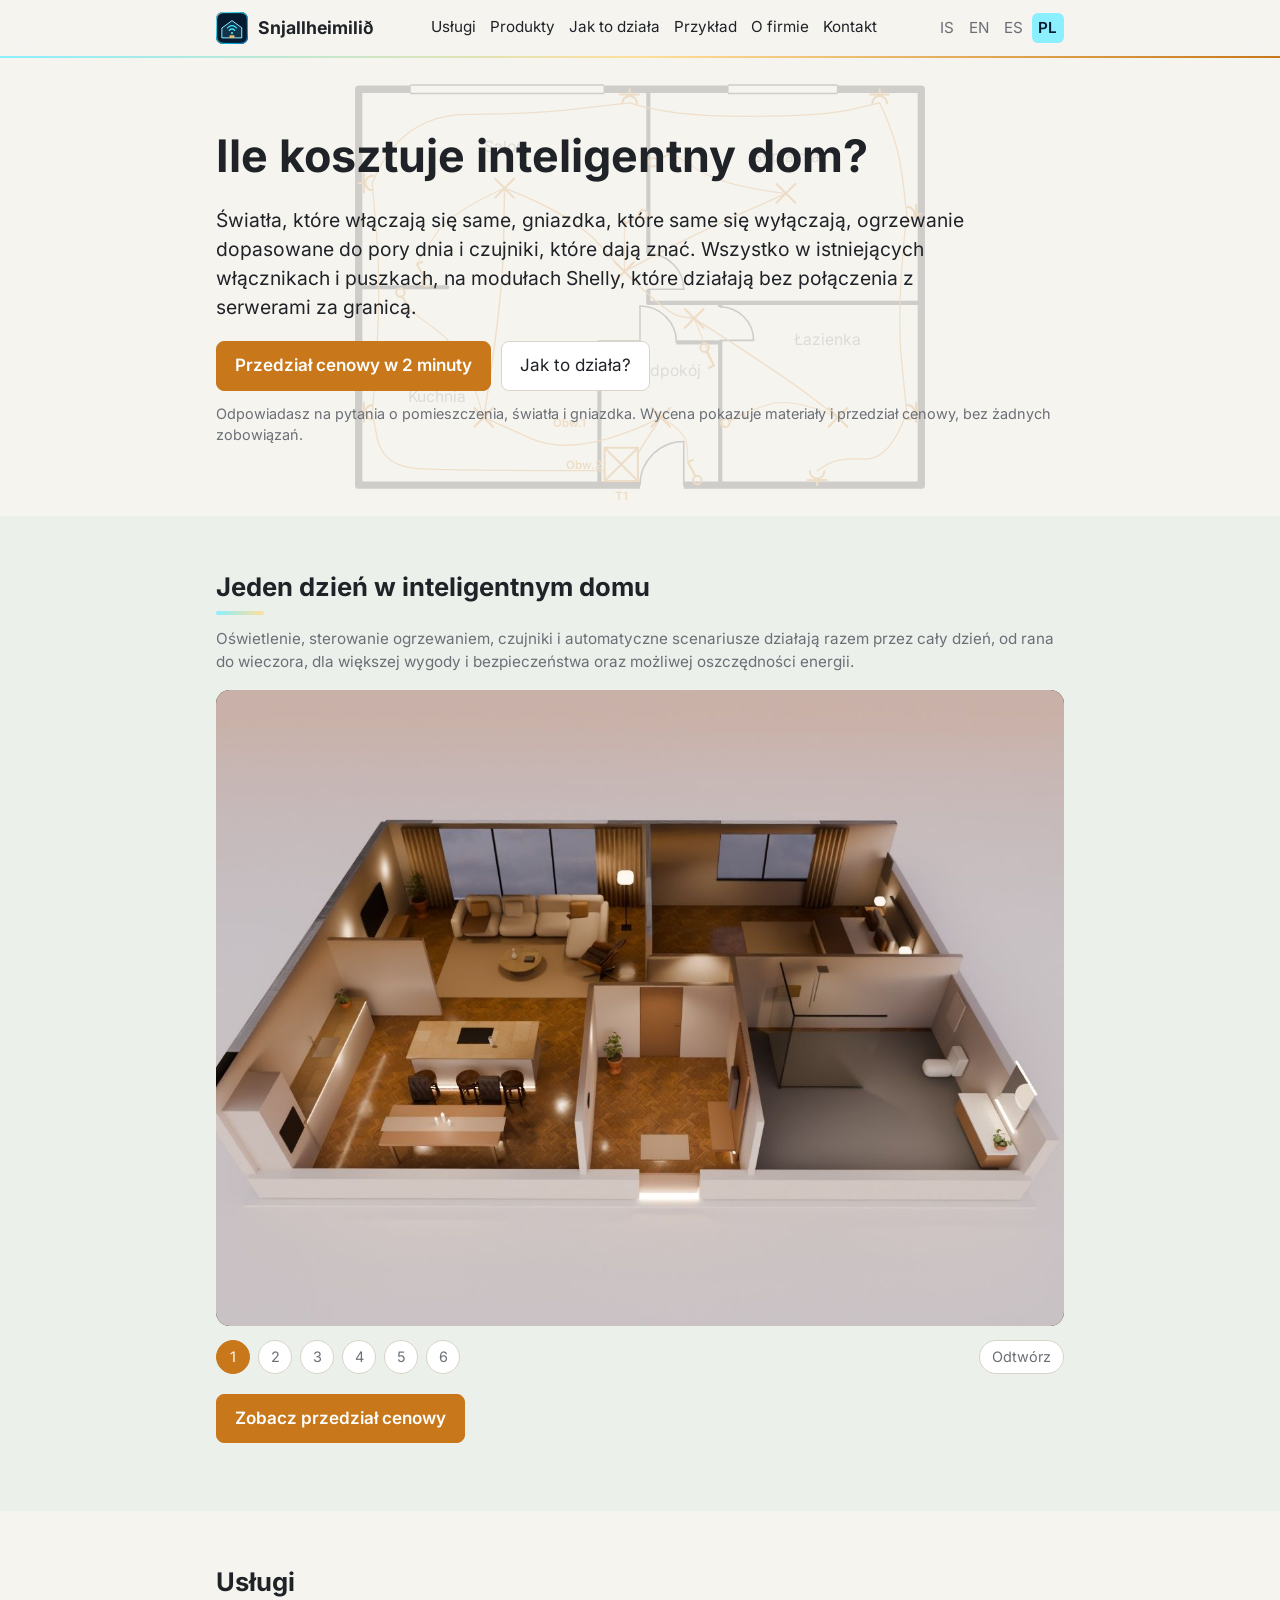
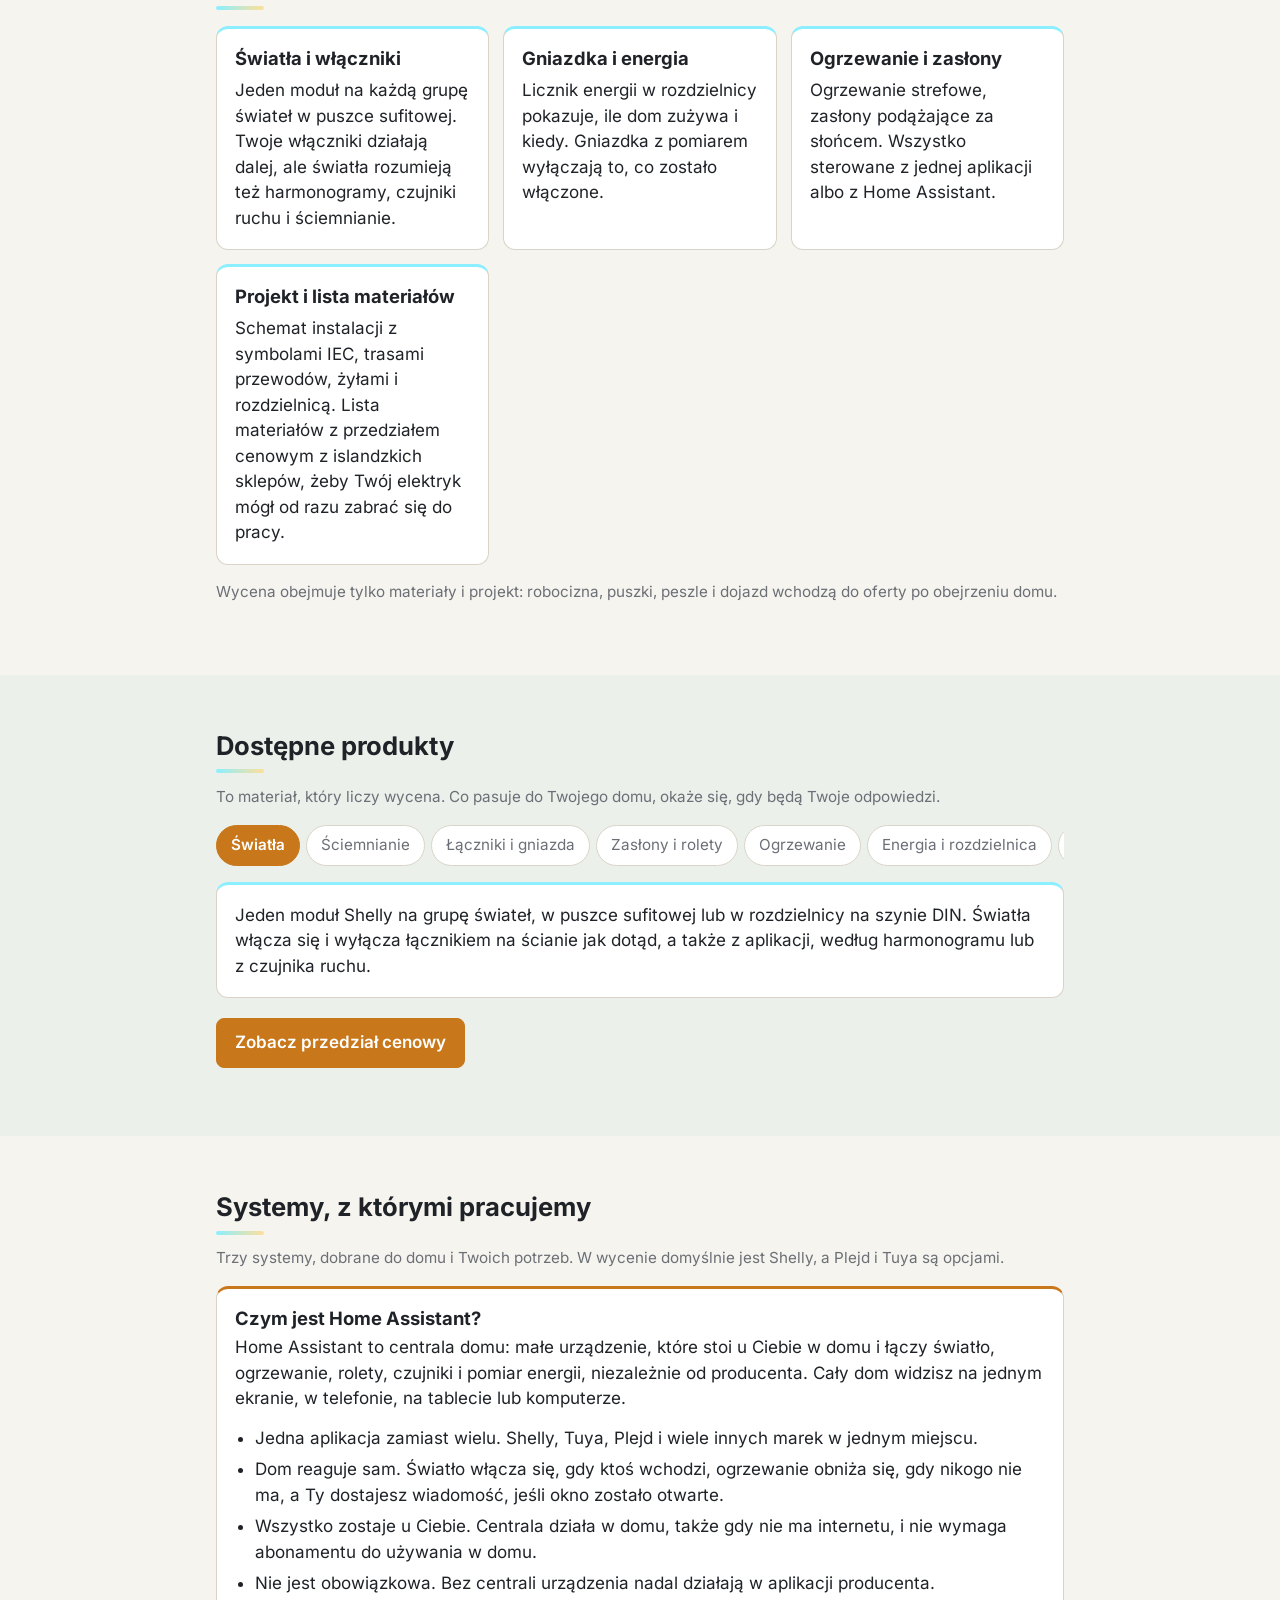
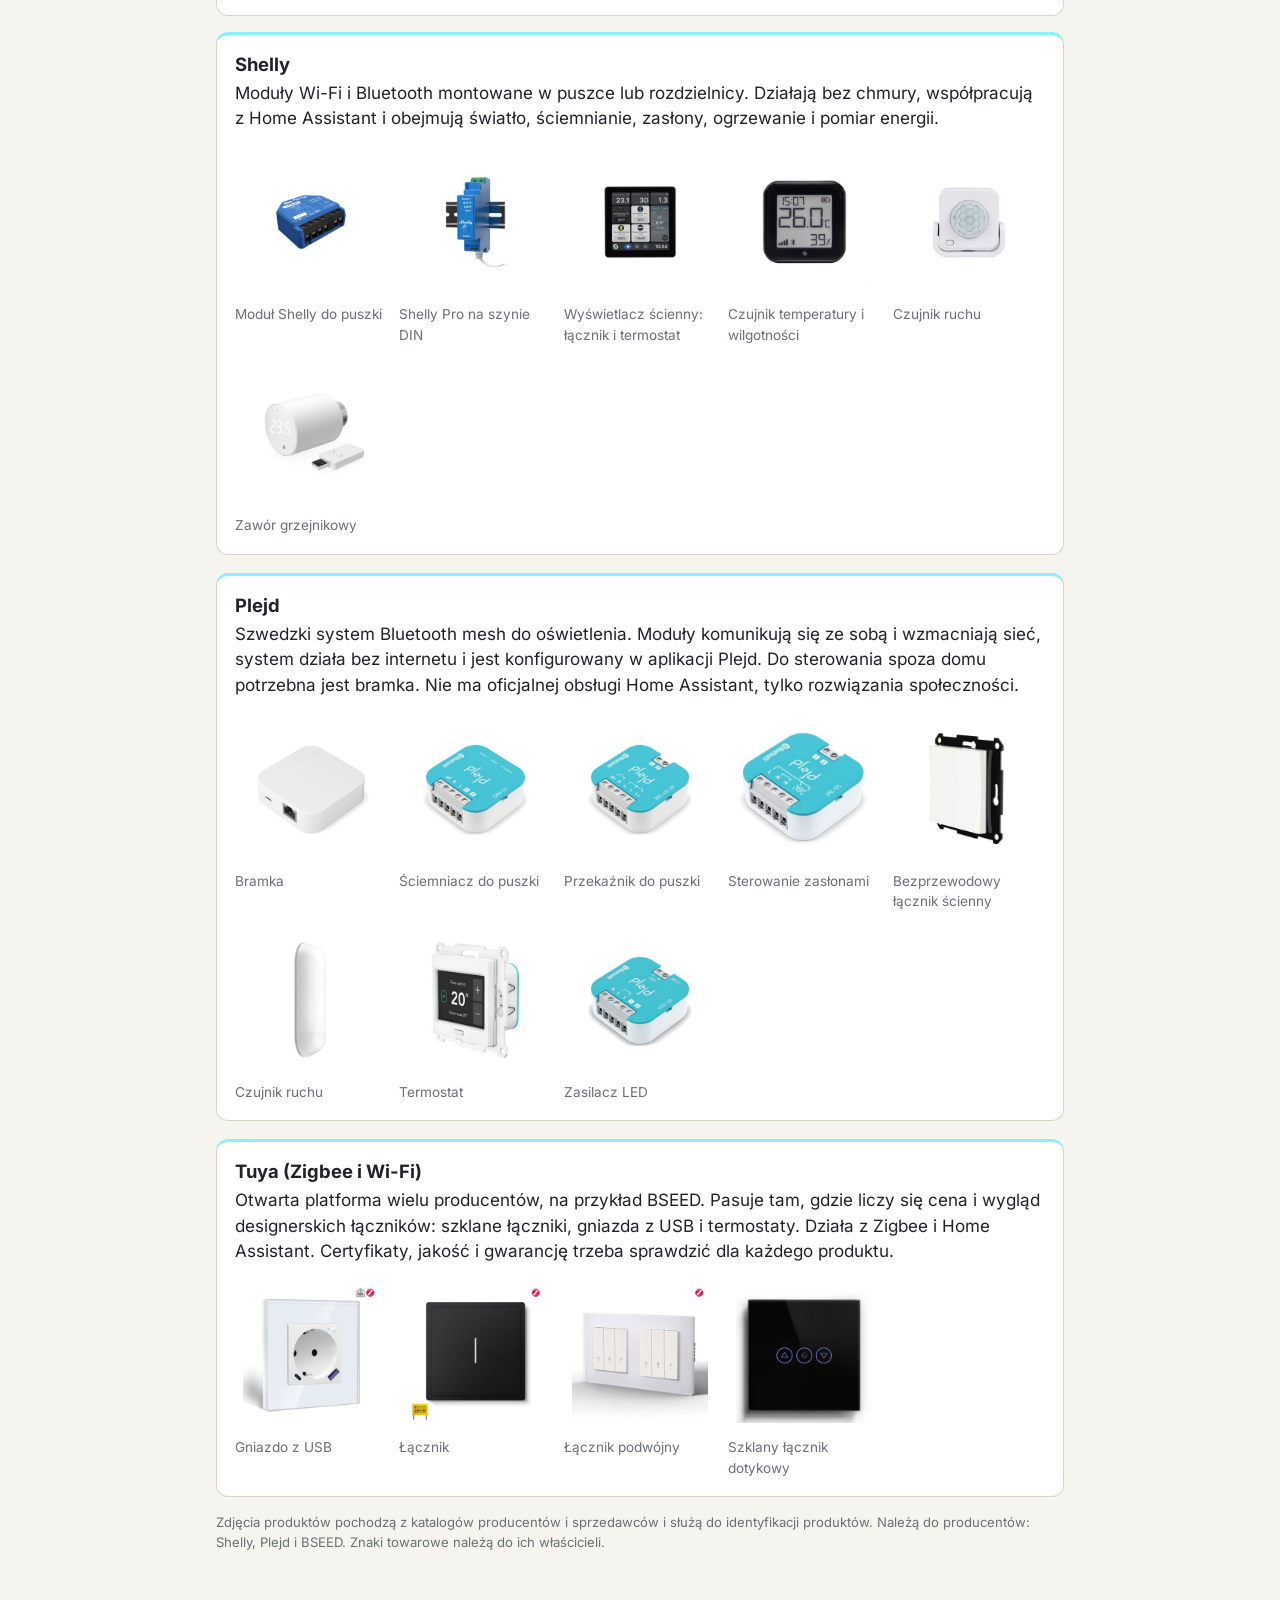
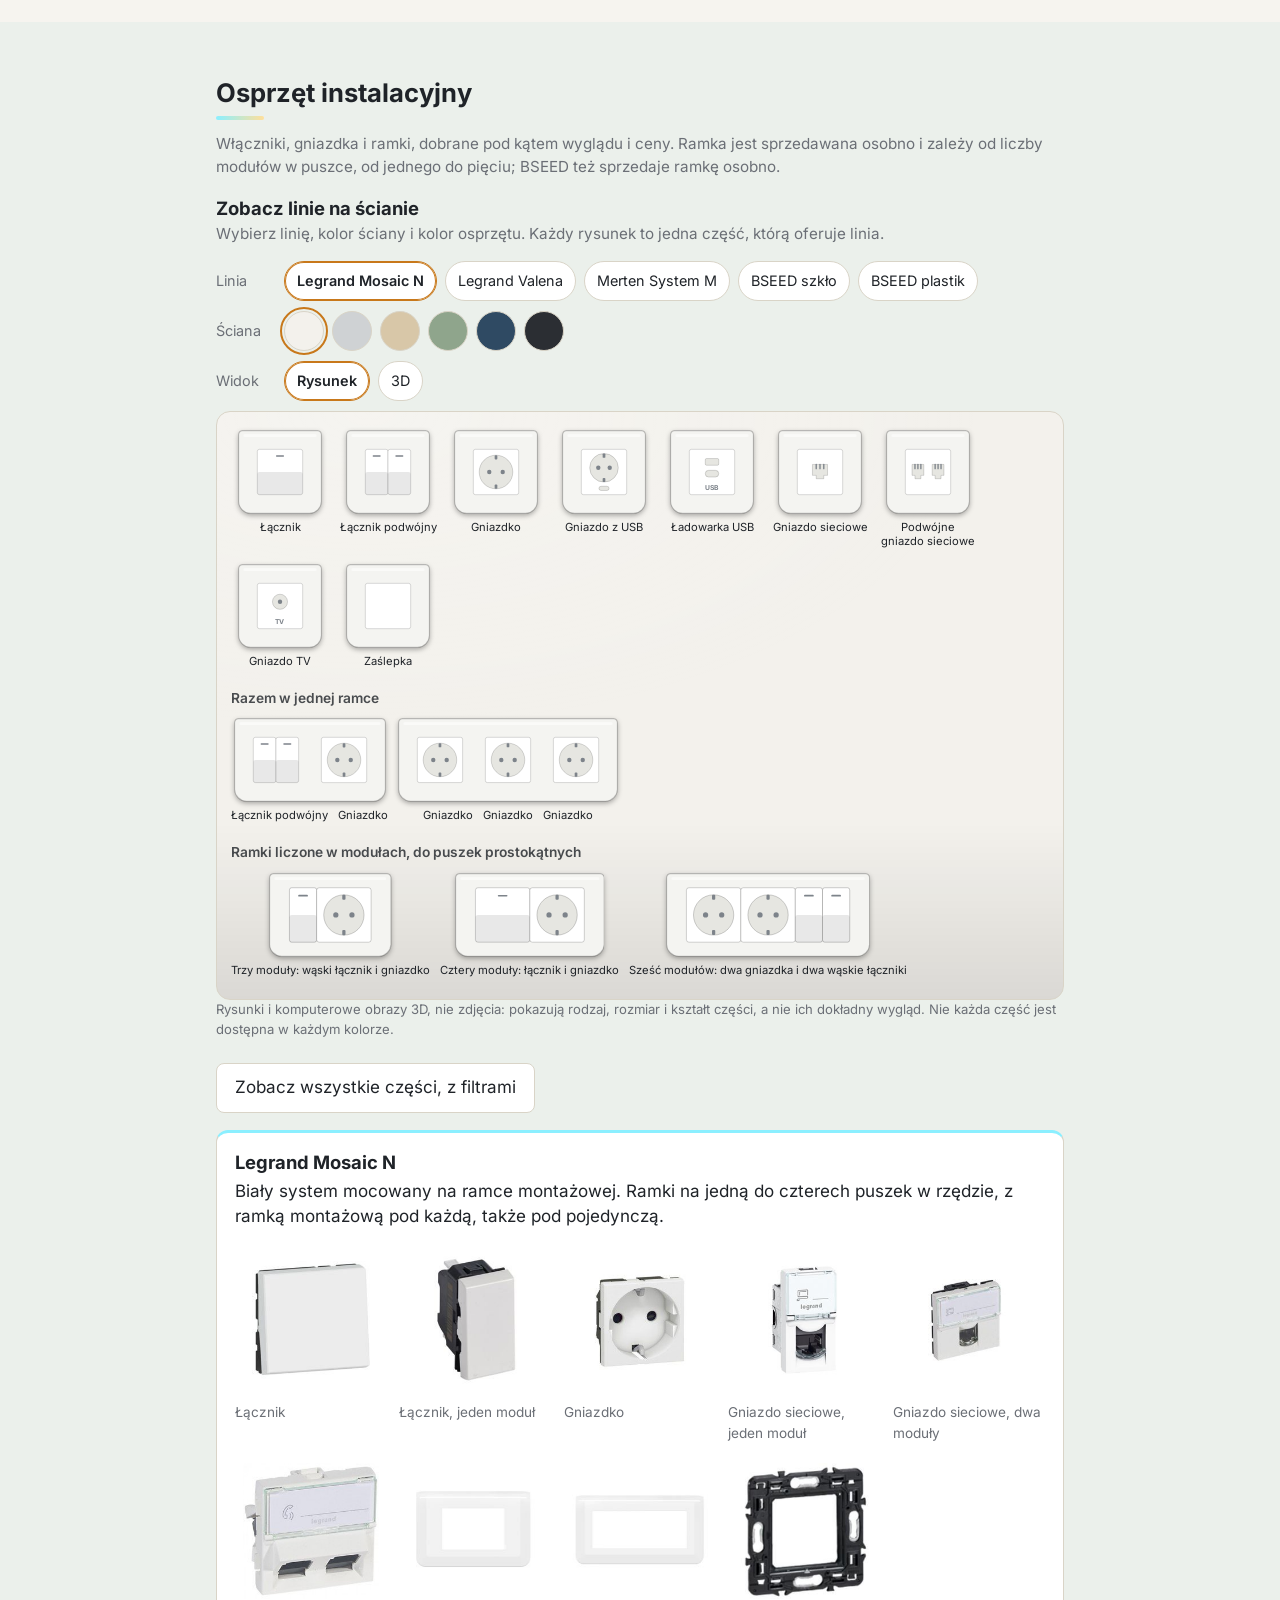
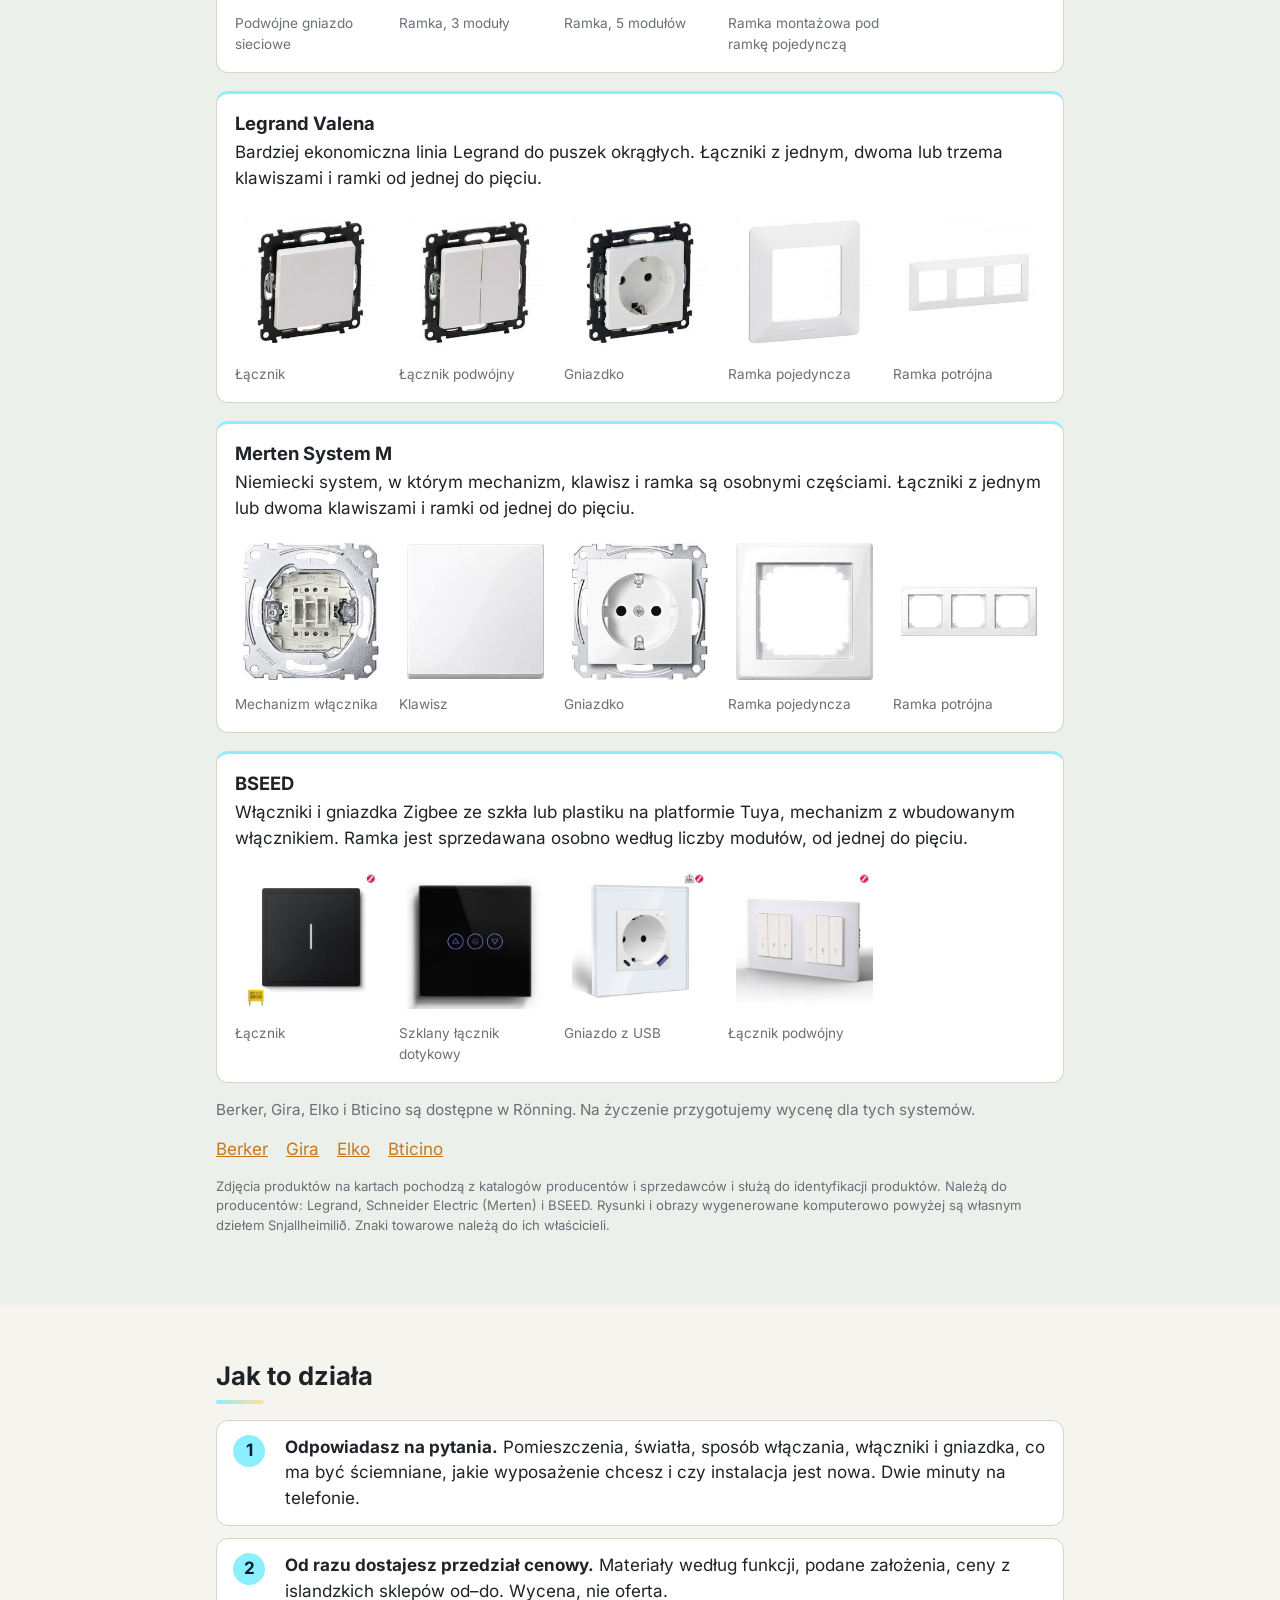
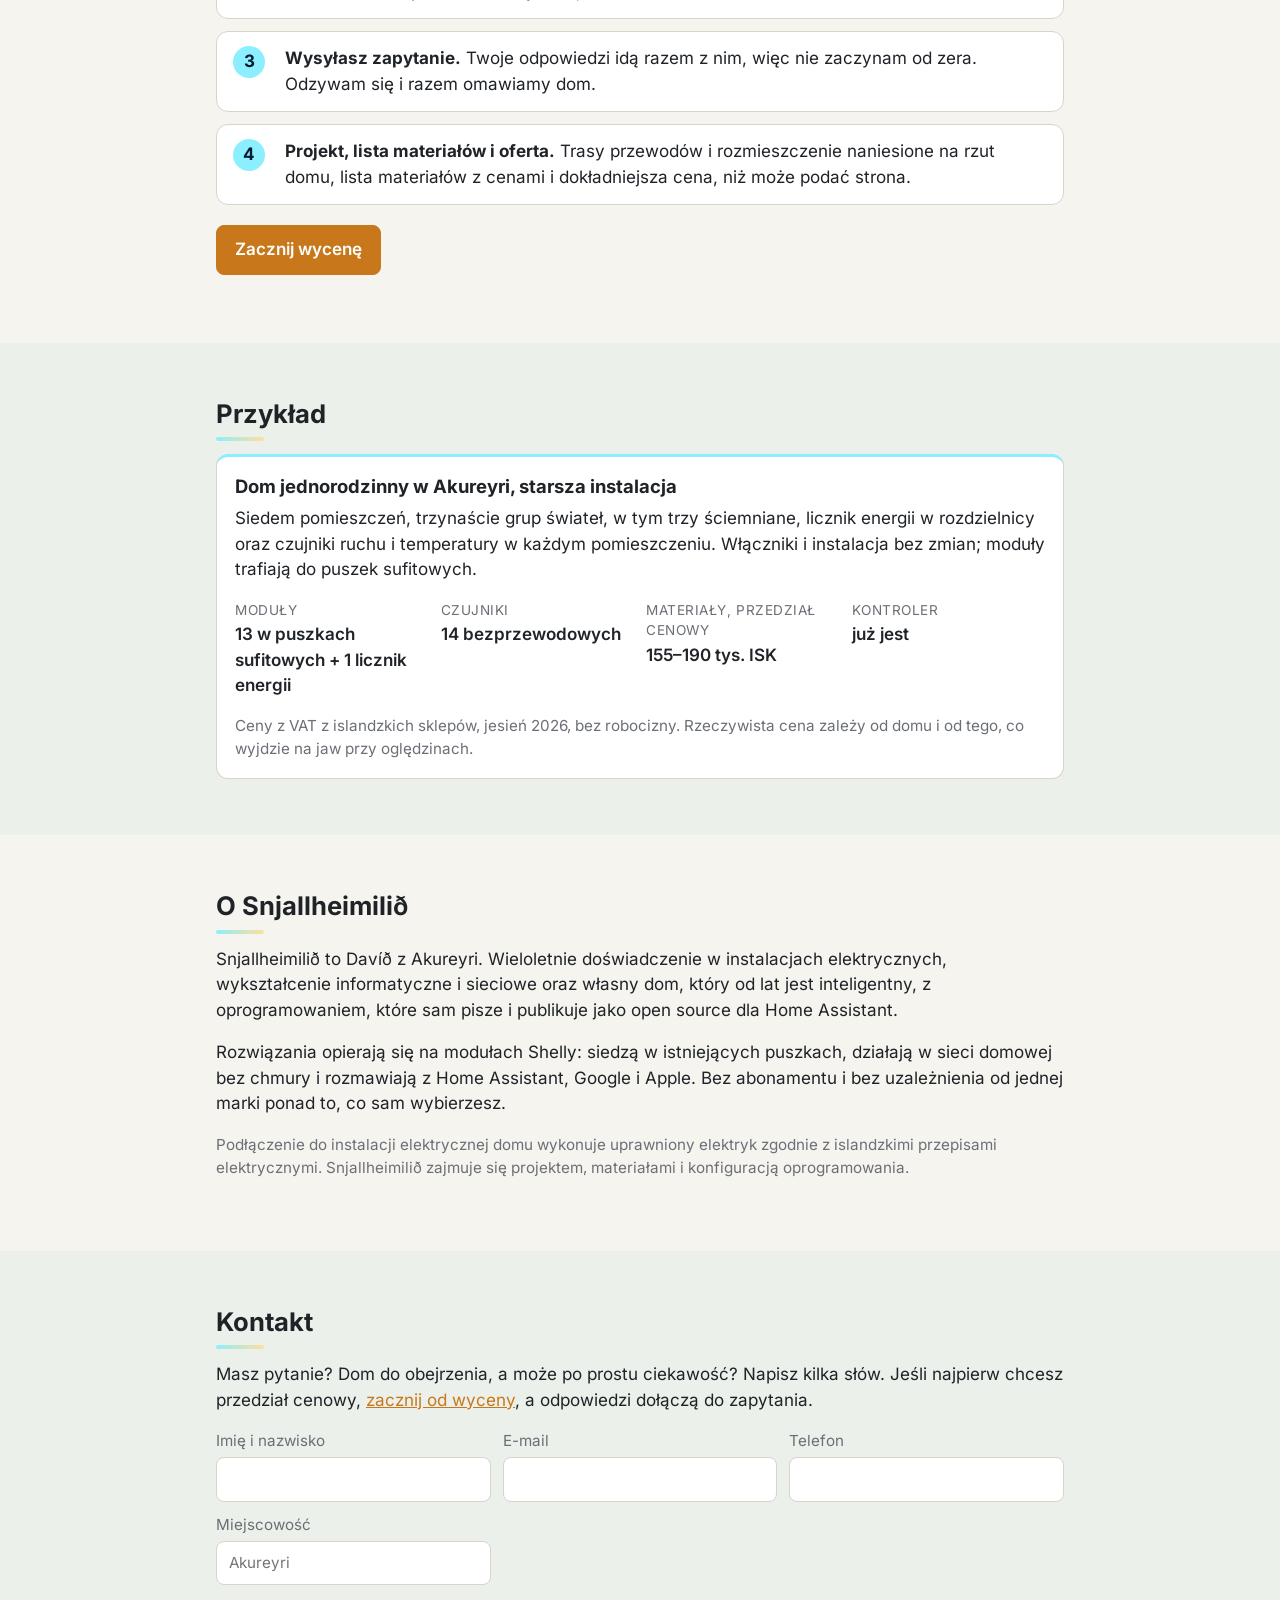
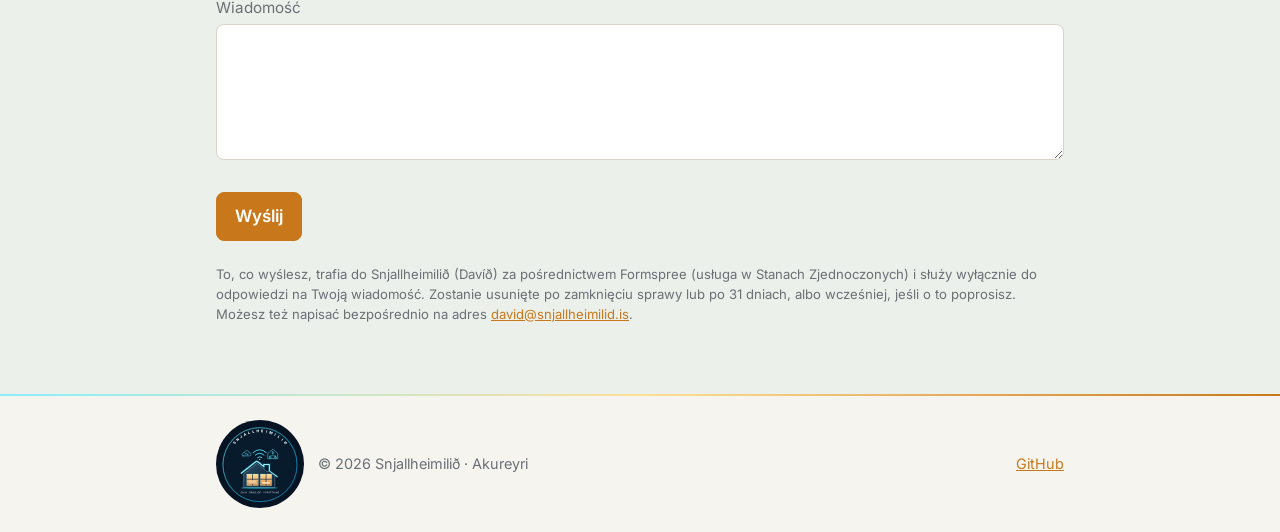
<file: pl/index.html>
<!doctype html>
<html lang="pl">
<head>
<meta charset="utf-8">
<!-- What the page may load and where it may send: its own files, the visit counter and the contact form's post, nothing else.
     No script stands in the page itself (the language pages carry their strings as JSON, which is data); style is allowed inline
     because the drawings carry their measures in style attributes. check_docs.py checks every page against this. -->
<meta http-equiv="Content-Security-Policy" content="default-src 'none'; script-src 'self' https://gc.zgo.at/count.v5.js; style-src 'self' 'unsafe-inline'; img-src 'self' https://snjallheimilid.goatcounter.com; media-src 'self'; font-src 'self'; connect-src 'self' https://formspree.io https://snjallheimilid.goatcounter.com; object-src 'none'; base-uri 'self'; form-action https://formspree.io">
<meta name="viewport" content="width=device-width, initial-scale=1, viewport-fit=cover">
<title>Snjallheimilið – inteligentne domy w Akureyri</title>
<meta name="description" content="Snjallheimilið: światła, gniazdka, ogrzewanie i czujniki, które działają razem. Odpowiedz na kilka pytań i od razu otrzymaj przedział cenowy materiałów; potem projekt, lista materiałów i oferta.">
<meta property="og:title" content="Snjallheimilið">
<meta property="og:description" content="Ile kosztuje inteligentny dom? Otrzymaj przedział cenowy materiałów w dwie minuty.">
<meta property="og:type" content="website">
<link rel="alternate" hreflang="is" href="https://snjallheimilid.is/">
<link rel="alternate" hreflang="en" href="https://snjallheimilid.is/en/">
<link rel="alternate" hreflang="es" href="https://snjallheimilid.is/es/">
<link rel="alternate" hreflang="pl" href="https://snjallheimilid.is/pl/">
<link rel="alternate" hreflang="x-default" href="https://snjallheimilid.is/">
<link rel="icon" href="../favicon.svg" type="image/svg+xml">
<link rel="apple-touch-icon" href="../img/apple-touch-icon.png">
<link rel="preload" href="../fonts/inter.woff2" as="font" type="font/woff2" crossorigin>
<link rel="stylesheet" href="../site.css">
</head>
<body>
<header class="top">
  <div class="wrap bar">
    <a class="brand" href="#"><img src="../favicon.svg" width="32" height="32" alt="">Snjallheimilið</a>
    <nav>
      <a href="#thjonusta">Usługi</a>
      <a href="#vorur">Produkty</a>
      <a href="#ferli">Jak to działa</a>
      <a href="#daemi">Przykład</a>
      <a href="#um">O firmie</a>
      <a href="#samband">Kontakt</a>
    </nav>
    <nav class="lang" aria-label="Język"><a href="../" lang="is" title="Íslenska">IS</a><a href="../en/" lang="en" title="English">EN</a><a href="../es/" lang="es" title="Español">ES</a><a href="../pl/" lang="pl" title="Polski">PL</a></nav>
  </div>
</header>

<main>
<section class="hero">
  <svg class="intro" viewBox="0 0 600 440" preserveAspectRatio="xMidYMid meet" aria-hidden="true" focusable="false">
    <path class="w o" d="M30 30H570V410H30Z"/>
    <path class="w i" d="M308 30V235"/>
    <path class="w i" d="M308 235H570"/>
    <path class="w i" d="M30 220H115"/>
    <path class="w i" d="M261 410V273"/>
    <path class="w i" d="M261 273H377"/>
    <path class="w i" d="M377 410V235"/>
    <path class="cut" d="M80 30H265"/>
    <path class="win" d="M80 26H265M80 34H265"/>
    <path class="cut" d="M385 30H489"/>
    <path class="win" d="M385 26H489M385 34H489"/>
    <path class="cut" d="M300 410H342"/>
    <path class="door" d="M342 410V368"/>
    <path class="door" d="M342 368A42 42 0 0 0 300 410"/>
    <path class="cut" d="M300 273H335"/>
    <path class="door" d="M300 273V238"/>
    <path class="door" d="M300 238A35 35 0 0 1 335 273"/>
    <path class="cut" d="M308 188V222"/>
    <path class="door" d="M308 222H342"/>
    <path class="door" d="M342 222A34 34 0 0 0 308 188"/>
    <path class="cut" d="M377 239V271"/>
    <path class="door" d="M377 271H409"/>
    <path class="door" d="M409 271A32 32 0 0 0 377 239"/>
    <text class="rn" x="170" y="90">Salon</text>
    <text class="rn" x="105" y="330">Kuchnia</text>
    <text class="rn" x="440" y="100">Sypialnia</text>
    <text class="rn" x="480" y="275">Łazienka</text>
    <text class="rn" x="318" y="305">Przedpokój</text>
    <path class="e" d="M266 374H298V406H266ZM266 374L298 406M298 374L266 406"/>
    <text class="gr" x="282" y="424">T1</text>
    <text class="gr" x="232" y="354">Obw.1</text>
    <path class="run" d="M298 380Q306 366 313 356L320 345"/>
    <path class="e" d="M311 336L329 354M329 336L311 354"/>
    <path class="run s" d="M320 345Q344 358 345 372L346 387"/>
    <path class="e" d="M355 405m-4.05 0a4.05 4.05 0 1 0 8.1 0a4.05 4.05 0 1 0 -8.1 0M353.2 401.4L346.0 387.9L350.9 385.6"/>
    <path class="run" d="M320 345Q240 385 195 365L150 345"/>
    <path class="e" d="M141 336L159 354M159 336L141 354"/>
    <path class="run s" d="M150 345Q132 281 106 262L79 242"/>
    <path class="e" d="M70 225m-4.05 0a4.05 4.05 0 1 0 8.1 0a4.05 4.05 0 1 0 -8.1 0M71.8 228.6L79.0 242.1L74.0 244.3"/>
    <path class="run" d="M150 345Q168 235 169 180L170 125"/>
    <path class="e" d="M161 116L179 134M179 116L161 134"/>
    <path class="run s" d="M170 125Q117 148 102 172L86 197"/>
    <path class="e" d="M95 215m-4.05 0a4.05 4.05 0 1 0 8.1 0a4.05 4.05 0 1 0 -8.1 0M93.2 211.4L86.0 197.9L91.0 195.7"/>
    <path class="run" d="M170 125Q235 150 260 178L285 205"/>
    <path class="e" d="M276 196L294 214M294 196L276 214"/>
    <path class="run s" d="M285 205L285 159"/>
    <path class="e" d="M303 150m-4.05 0a4.05 4.05 0 1 0 8.1 0a4.05 4.05 0 1 0 -8.1 0M299.4 151.8L285.9 159.0L283.6 154.1"/>
    <path class="run" d="M285 205Q335 178 365 164Q395 150 418 140L440 130"/>
    <path class="e" d="M431 121L449 139M449 121L431 139"/>
    <path class="run s" d="M440 130Q380 123 355 107L330 91"/>
    <path class="e" d="M313 100m-4.05 0a4.05 4.05 0 1 0 8.1 0a4.05 4.05 0 1 0 -8.1 0M316.6 98.2L330.1 91.0L332.4 96.0"/>
    <path class="run" d="M285 205Q325 245 338 248L352 250"/>
    <path class="e" d="M343 241L361 259M361 241L343 259"/>
    <path class="run s" d="M352 250L371 295"/>
    <path class="e" d="M362 278m-4.05 0a4.05 4.05 0 1 0 8.1 0a4.05 4.05 0 1 0 -8.1 0M363.8 281.6L371.0 295.1L366.1 297.4"/>
    <path class="run" d="M352 250Q430 300 460 322L490 345"/>
    <path class="e" d="M481 336L499 354M499 336L481 354"/>
    <path class="run s" d="M490 345Q445 325 422 333L399 341"/>
    <path class="e" d="M382 350m-4.05 0a4.05 4.05 0 1 0 8.1 0a4.05 4.05 0 1 0 -8.1 0M385.6 348.2L399.1 341.0L401.4 345.9"/>
    <text class="gr" x="246" y="394">Obw.2</text>
    <path class="run k" d="M266 396Q120 396 87 394Q54 392 48 366L43 340"/>
    <path class="e" d="M30 340L35 340M35.0 330.9L35.0 349.1M43.4 333.0A7 7 0 0 0 43.4 347.0"/>
    <path class="run k" d="M43 340Q52 240 48 180L43 120"/>
    <path class="e" d="M30 120L35 120M35.0 110.9L35.0 129.1M43.4 113.0A7 7 0 0 0 43.4 127.0"/>
    <path class="run k" d="M43 120Q70 54 135 54Q200 54 245 48L290 43"/>
    <path class="e" d="M290 30L290 35M299.1 35.0L280.9 35.0M297.0 43.4A7 7 0 0 0 283.0 43.4"/>
    <path class="run k" d="M290 43Q330 56 400 56Q470 56 500 50L530 43"/>
    <path class="e" d="M530 30L530 35M539.1 35.0L520.9 35.0M537.0 43.4A7 7 0 0 0 523.0 43.4"/>
    <path class="run k" d="M530 43Q548 80 552 115L556 150"/>
    <path class="e" d="M570 150L565 150M565.0 159.1L565.0 140.9M556.6 157.0A7 7 0 0 0 556.6 143.0"/>
    <path class="run k" d="M556 150Q546 240 551 290L556 340"/>
    <path class="e" d="M570 340L565 340M565.0 349.1L565.0 330.9M556.6 347.0A7 7 0 0 0 556.6 333.0"/>
    <path class="run k" d="M556 340Q540 386 515 385Q490 384 480 390L470 396"/>
    <path class="e" d="M470 410L470 405M460.9 405.0L479.1 405.0M463.0 396.6A7 7 0 0 0 477.0 396.6"/>
  </svg>
  <div class="wrap">
    <h1>Ile kosztuje inteligentny dom?</h1>
    <p class="lede">Światła, które włączają się same, gniazdka, które same się wyłączają, ogrzewanie dopasowane do pory dnia i czujniki, które dają znać. Wszystko w istniejących włącznikach i puszkach, na modułach Shelly, które działają bez połączenia z serwerami za granicą.</p>
    <div class="cta">
      <a class="btn primary" data-aetlun href="https://aetlun.snjallheimilid.is/quick.html?lang=pl">Przedział cenowy w 2 minuty</a>
      <a class="btn" href="#dagur">Jak to działa?</a>
    </div>
    <p class="fine">Odpowiadasz na pytania o pomieszczenia, światła i gniazdka. Wycena pokazuje materiały i przedział cenowy, bez żadnych zobowiązań.</p>
  </div>
</section>

<section id="dagur" class="alt">
  <div class="wrap">
    <h2>Jeden dzień w inteligentnym domu</h2>
    <p class="muted">Oświetlenie, sterowanie ogrzewaniem, czujniki i automatyczne scenariusze działają razem przez cały dzień, od rana do wieczora, dla większej wygody i bezpieczeństwa oraz możliwej oszczędności energii.</p>
    <div class="dagur">
      <video src="../video/einn-dagur.pl.mp4" poster="../img/einn-dagur.jpg" width="1280" height="960" muted playsinline loop preload="metadata" aria-label="Krótki film o jednym dniu w inteligentnym domu: dzwoni budzik i zapala się światło w kuchni, przy wyjściu gasną wszystkie światła, ogrzewanie podłogowe utrzymuje ciepło w mróz, po powrocie zapalają się światła, wieczorem salon się przyciemnia, a czujnik wody czuwa w nocy."></video>
      <p class="dline" hidden><b></b> <span></span></p>
      <div class="dots" aria-label="Sceny">
        <button type="button" data-go="0" aria-label="Dzwoni budzik">1</button><button type="button" data-go="13" aria-label="Wyjście z domu">2</button><button type="button" data-go="26" aria-label="Nikogo w domu">3</button><button type="button" data-go="36" aria-label="Powrót do domu">4</button><button type="button" data-go="46" aria-label="Nadchodzi wieczór">5</button><button type="button" data-go="55" aria-label="Noc">6</button>
        <button type="button" class="play" data-play>Odtwórz</button>
      </div>
    </div>
    <div class="cta"><a class="btn primary" data-aetlun href="https://aetlun.snjallheimilid.is/quick.html?lang=pl">Zobacz przedział cenowy</a></div>
  </div>
</section>

<section id="thjonusta">
  <div class="wrap">
    <h2>Usługi</h2>
    <div class="cards">
      <article class="card">
        <h3>Światła i włączniki</h3>
        <p>Jeden moduł na każdą grupę świateł w puszce sufitowej. Twoje włączniki działają dalej, ale światła rozumieją też harmonogramy, czujniki ruchu i ściemnianie.</p>
      </article>
      <article class="card">
        <h3>Gniazdka i energia</h3>
        <p>Licznik energii w rozdzielnicy pokazuje, ile dom zużywa i kiedy. Gniazdka z pomiarem wyłączają to, co zostało włączone.</p>
      </article>
      <article class="card">
        <h3>Ogrzewanie i zasłony</h3>
        <p>Ogrzewanie strefowe, zasłony podążające za słońcem. Wszystko sterowane z jednej aplikacji albo z Home Assistant.</p>
      </article>
      <article class="card">
        <h3>Projekt i lista materiałów</h3>
        <p>Schemat instalacji z symbolami IEC, trasami przewodów, żyłami i rozdzielnicą. Lista materiałów z przedziałem cenowym z islandzkich sklepów, żeby Twój elektryk mógł od razu zabrać się do pracy.</p>
      </article>
    </div>
    <p class="muted">Wycena obejmuje tylko materiały i projekt: robocizna, puszki, peszle i dojazd wchodzą do oferty po obejrzeniu domu.</p>
  </div>
</section>

<section id="vorur" class="alt">
  <div class="wrap">
    <h2>Dostępne produkty</h2>
    <p class="muted">To materiał, który liczy wycena. Co pasuje do Twojego domu, okaże się, gdy będą Twoje odpowiedzi.</p>
    <div class="vtabs">
      <div class="tablist" role="tablist" aria-label="Kategorie produktów"><button type="button" role="tab" id="t-ljos" aria-controls="p-ljos" aria-selected="true">Światła</button><button type="button" role="tab" id="t-dimmun" aria-controls="p-dimmun">Ściemnianie</button><button type="button" role="tab" id="t-rofar" aria-controls="p-rofar">Łączniki i gniazda</button><button type="button" role="tab" id="t-gluggatjold" aria-controls="p-gluggatjold">Zasłony i rolety</button><button type="button" role="tab" id="t-hiti" aria-controls="p-hiti">Ogrzewanie</button><button type="button" role="tab" id="t-orka" aria-controls="p-orka">Energia i rozdzielnica</button><button type="button" role="tab" id="t-skynjarar" aria-controls="p-skynjarar">Czujniki</button><button type="button" role="tab" id="t-led" aria-controls="p-led">Taśmy LED</button><button type="button" role="tab" id="t-stjorn" aria-controls="p-stjorn">Kontroler</button></div>
      <div role="tabpanel" id="p-ljos" aria-labelledby="t-ljos" class="panel"><p>Jeden moduł Shelly na grupę świateł, w puszce sufitowej lub w rozdzielnicy na szynie DIN. Światła włącza się i wyłącza łącznikiem na ścianie jak dotąd, a także z aplikacji, według harmonogramu lub z czujnika ruchu.</p></div>
      <div role="tabpanel" id="p-dimmun" aria-labelledby="t-dimmun" class="panel"><p>Ściemniacz na każdą ściemnianą grupę świateł, w puszce sufitowej lub w rozdzielnicy, gdzie dwie grupy dzielą jeden moduł. Zwykły łącznik klawiszowy tylko włącza i wyłącza, więc ściemniane grupy dostają przycisk dzwonkowy: przytrzymanie ściemnia.</p></div>
      <div role="tabpanel" id="p-rofar" aria-labelledby="t-rofar" class="panel"><p>Istniejące łączniki i gniazda zostają tam, gdzie to ma sens. Nowe łączniki i gniazda to wysokiej jakości osprzęt designerski z klawiszem i ramką. Bezprzewodowy przycisk lub Shelly i4 w puszce łącznika przełącza bez dodatkowego przewodu.</p></div>
      <div role="tabpanel" id="p-gluggatjold" aria-labelledby="t-gluggatjold" class="panel"><p>Jeden moduł na zmotoryzowane okno. Zasłony ruszają według czasu lub sceny i można je też sterować z aplikacji.</p></div>
      <div role="tabpanel" id="p-hiti" aria-labelledby="t-hiti" class="panel"><p>Jeden moduł na strefę grzewczą, grzejniki lub ogrzewanie podłogowe, i termostat w każdej strefie: czujnik temperatury i wilgotności Bluetooth albo wyświetlacz ścienny Shelly, który jest jednocześnie łącznikiem i termostatem.</p></div>
      <div role="tabpanel" id="p-orka" aria-labelledby="t-orka" class="panel"><p>Licznik energii w rozdzielnicy pokazuje zużycie domu. W rozdzielnicy mogą też być moduły Shelly Pro na szynie DIN i inteligentne wyłączniki nadprądowe, które można wyłączyć zdalnie i które pokazują obciążenie. Wyłącznik liczony jest na każdy obwód.</p></div>
      <div role="tabpanel" id="p-skynjarar" aria-labelledby="t-skynjarar" class="panel"><p>Czujniki ruchu, temperatury i wilgotności w pomieszczeniach oraz czujniki na drzwiach zewnętrznych. Są bezprzewodowe i łączą się przez Bluetooth z najbliższym modułem Shelly lub bramką Bluetooth.</p></div>
      <div role="tabpanel" id="p-led" aria-labelledby="t-led" class="panel"><p>Taśmy COB w RGB, RGB z regulowaną bielą lub regulowanej bieli (CCT), z zasilaczem i sterownikiem obsługującym kolory. Taśmy rysuje się jako oświetlenie liniowe na planie i liczy za metr.</p></div>
      <div role="tabpanel" id="p-stjorn" aria-labelledby="t-stjorn" class="panel"><p>Home Assistant, jako mała centrala lub mały komputer, jeśli chcesz mieć wszystko w jednym miejscu. Bez centrali moduły działają w aplikacji Shelly.</p></div>
    </div>
    <div class="cta"><a class="btn primary" data-aetlun href="https://aetlun.snjallheimilid.is/quick.html?lang=pl">Zobacz przedział cenowy</a></div>
  </div>
</section>

<section id="kerfi">
  <div class="wrap">
    <h2>Systemy, z którymi pracujemy</h2>
    <p class="muted">Trzy systemy, dobrane do domu i Twoich potrzeb. W wycenie domyślnie jest Shelly, a Plejd i Tuya są opcjami.</p>
    <div class="sys ha" id="home-assistant"><h3>Czym jest Home Assistant?</h3><p>Home Assistant to centrala domu: małe urządzenie, które stoi u Ciebie w domu i łączy światło, ogrzewanie, rolety, czujniki i pomiar energii, niezależnie od producenta. Cały dom widzisz na jednym ekranie, w telefonie, na tablecie lub komputerze.</p><ul class="points"><li>Jedna aplikacja zamiast wielu. Shelly, Tuya, Plejd i wiele innych marek w jednym miejscu.</li><li>Dom reaguje sam. Światło włącza się, gdy ktoś wchodzi, ogrzewanie obniża się, gdy nikogo nie ma, a Ty dostajesz wiadomość, jeśli okno zostało otwarte.</li><li>Wszystko zostaje u Ciebie. Centrala działa w domu, także gdy nie ma internetu, i nie wymaga abonamentu do używania w domu.</li><li>Nie jest obowiązkowa. Bez centrali urządzenia nadal działają w aplikacji producenta.</li></ul></div>
    <div class="systems">
    <div class="sys"><h3>Shelly</h3><p>Moduły Wi-Fi i Bluetooth montowane w puszce lub rozdzielnicy. Działają bez chmury, współpracują z Home Assistant i obejmują światło, ściemnianie, zasłony, ogrzewanie i pomiar energii.</p><div class="pgrid"><figure class="pfig"><div class="pimg"><img src="../img/products/shelly/relay.jpg" width="180" height="180" loading="lazy" alt="Moduł Shelly do puszki"></div><figcaption>Moduł Shelly do puszki</figcaption></figure><figure class="pfig"><div class="pimg"><img src="../img/products/shelly/pro.jpg" width="180" height="180" loading="lazy" alt="Shelly Pro na szynie DIN"></div><figcaption>Shelly Pro na szynie DIN</figcaption></figure><figure class="pfig"><div class="pimg"><img src="../img/products/shelly/display.jpg" width="180" height="180" loading="lazy" alt="Wyświetlacz ścienny: łącznik i termostat"></div><figcaption>Wyświetlacz ścienny: łącznik i termostat</figcaption></figure><figure class="pfig"><div class="pimg"><img src="../img/products/shelly/ht.jpg" width="180" height="180" loading="lazy" alt="Czujnik temperatury i wilgotności"></div><figcaption>Czujnik temperatury i wilgotności</figcaption></figure><figure class="pfig"><div class="pimg"><img src="../img/products/shelly/motion.jpg" width="180" height="180" loading="lazy" alt="Czujnik ruchu"></div><figcaption>Czujnik ruchu</figcaption></figure><figure class="pfig"><div class="pimg"><img src="../img/products/shelly/trv.jpg" width="180" height="180" loading="lazy" alt="Zawór grzejnikowy"></div><figcaption>Zawór grzejnikowy</figcaption></figure></div></div>
    <div class="sys"><h3>Plejd</h3><p>Szwedzki system Bluetooth mesh do oświetlenia. Moduły komunikują się ze sobą i wzmacniają sieć, system działa bez internetu i jest konfigurowany w aplikacji Plejd. Do sterowania spoza domu potrzebna jest bramka. Nie ma oficjalnej obsługi Home Assistant, tylko rozwiązania społeczności.</p><div class="pgrid"><figure class="pfig"><div class="pimg"><img src="../img/products/plejd/gwy.jpg" width="180" height="180" loading="lazy" alt="Bramka"></div><figcaption>Bramka</figcaption></figure><figure class="pfig"><div class="pimg"><img src="../img/products/plejd/dim.jpg" width="180" height="180" loading="lazy" alt="Ściemniacz do puszki"></div><figcaption>Ściemniacz do puszki</figcaption></figure><figure class="pfig"><div class="pimg"><img src="../img/products/plejd/rel.jpg" width="180" height="180" loading="lazy" alt="Przekaźnik do puszki"></div><figcaption>Przekaźnik do puszki</figcaption></figure><figure class="pfig"><div class="pimg"><img src="../img/products/plejd/jal.jpg" width="180" height="180" loading="lazy" alt="Sterowanie zasłonami"></div><figcaption>Sterowanie zasłonami</figcaption></figure><figure class="pfig"><div class="pimg"><img src="../img/products/plejd/wph.jpg" width="180" height="180" loading="lazy" alt="Bezprzewodowy łącznik ścienny"></div><figcaption>Bezprzewodowy łącznik ścienny</figcaption></figure><figure class="pfig"><div class="pimg"><img src="../img/products/plejd/wms.jpg" width="180" height="180" loading="lazy" alt="Czujnik ruchu"></div><figcaption>Czujnik ruchu</figcaption></figure><figure class="pfig"><div class="pimg"><img src="../img/products/plejd/trm.jpg" width="180" height="180" loading="lazy" alt="Termostat"></div><figcaption>Termostat</figcaption></figure><figure class="pfig"><div class="pimg"><img src="../img/products/plejd/led.jpg" width="180" height="180" loading="lazy" alt="Zasilacz LED"></div><figcaption>Zasilacz LED</figcaption></figure></div></div>
    <div class="sys"><h3>Tuya (Zigbee i Wi-Fi)</h3><p>Otwarta platforma wielu producentów, na przykład BSEED. Pasuje tam, gdzie liczy się cena i wygląd designerskich łączników: szklane łączniki, gniazda z USB i termostaty. Działa z Zigbee i Home Assistant. Certyfikaty, jakość i gwarancję trzeba sprawdzić dla każdego produktu.</p><div class="pgrid"><figure class="pfig"><div class="pimg"><img src="../img/products/tuya/socket.jpg" width="180" height="180" loading="lazy" alt="Gniazdo z USB"></div><figcaption>Gniazdo z USB</figcaption></figure><figure class="pfig"><div class="pimg"><img src="../img/products/tuya/touch.jpg" width="180" height="180" loading="lazy" alt="Łącznik"></div><figcaption>Łącznik</figcaption></figure><figure class="pfig"><div class="pimg"><img src="../img/products/tuya/curtain.jpg" width="180" height="180" loading="lazy" alt="Łącznik podwójny"></div><figcaption>Łącznik podwójny</figcaption></figure><figure class="pfig"><div class="pimg"><img src="../img/products/tuya/dim.jpg" width="180" height="180" loading="lazy" alt="Szklany łącznik dotykowy"></div><figcaption>Szklany łącznik dotykowy</figcaption></figure></div></div>
    </div>
    <p class="muted small">Zdjęcia produktów pochodzą z katalogów producentów i sprzedawców i służą do identyfikacji produktów. Należą do producentów: Shelly, Plejd i BSEED. Znaki towarowe należą do ich właścicieli.</p>
  </div>
</section>

<section id="innlagnaefni" class="alt">
  <div class="wrap">
    <h2>Osprzęt instalacyjny</h2>
    <p class="muted">Włączniki, gniazdka i ramki, dobrane pod kątem wyglądu i ceny. Ramka jest sprzedawana osobno i zależy od liczby modułów w puszce, od jednego do pięciu; BSEED też sprzedaje ramkę osobno.</p>
    <!-- lines-view:start (written by tools/lines_view.py, do not edit by hand) -->
    <div class="lv" data-line="mosaic" data-fit="white">
      <h3>Zobacz linie na ścianie</h3><p class="muted">Wybierz linię, kolor ściany i kolor osprzętu. Każdy rysunek to jedna część, którą oferuje linia.</p>
      <div class="lv-bar"><span class="lv-lab">Linia</span><button type="button" class="lv-tab" data-line="mosaic" data-fits="white" aria-pressed="true">Legrand Mosaic N</button><button type="button" class="lv-tab" data-line="valena" data-fits="white" aria-pressed="false">Legrand Valena</button><button type="button" class="lv-tab" data-line="merten" data-fits="white" aria-pressed="false">Merten System M</button><button type="button" class="lv-tab" data-line="bseed_glass" data-fits="white black grey gold" aria-pressed="false">BSEED szkło</button><button type="button" class="lv-tab" data-line="bseed_plastic" data-fits="white black grey gold" aria-pressed="false">BSEED plastik</button></div>
      <div class="lv-bar"><span class="lv-lab">Ściana</span><button type="button" class="lv-sw" data-wall="#f3f1ec" style="--c:#f3f1ec" aria-label="Biała ściana" title="Biała ściana" aria-pressed="true"></button><button type="button" class="lv-sw" data-wall="#cfd2d4" style="--c:#cfd2d4" aria-label="Jasnoszara ściana" title="Jasnoszara ściana" aria-pressed="false"></button><button type="button" class="lv-sw" data-wall="#d8c7a8" style="--c:#d8c7a8" aria-label="Piaskowa ściana" title="Piaskowa ściana" aria-pressed="false"></button><button type="button" class="lv-sw" data-wall="#8fa58c" style="--c:#8fa58c" aria-label="Zielona ściana" title="Zielona ściana" aria-pressed="false"></button><button type="button" class="lv-sw" data-wall="#2f4a63" style="--c:#2f4a63" aria-label="Niebieska ściana" title="Niebieska ściana" aria-pressed="false"></button><button type="button" class="lv-sw" data-wall="#2b2e33" style="--c:#2b2e33" aria-label="Ciemna ściana" title="Ciemna ściana" aria-pressed="false"></button></div>
      <div class="lv-bar lv-fits"><span class="lv-lab">Kolor</span><button type="button" class="lv-fit" data-fit="white" aria-pressed="true">Biały</button><button type="button" class="lv-fit" data-fit="black" aria-pressed="false">Czarny</button><button type="button" class="lv-fit" data-fit="grey" aria-pressed="false">Szary</button><button type="button" class="lv-fit" data-fit="gold" aria-pressed="false">Złoty</button></div>
      <div class="lv-bar lv-modes"><span class="lv-lab">Widok</span><button type="button" class="lv-mode" data-mode="draw" aria-pressed="true">Rysunek</button><button type="button" class="lv-mode" data-mode="3d" aria-pressed="false">3D</button></div>
      <div class="lv-wall">
        <div class="lv-set" data-set="mosaic"><h4>Legrand Mosaic N</h4><figure class="lv-hero"><img alt="Legrand Mosaic N" data-src="../img/lines3d/hero-mosaic.webp" width="1400" height="800" decoding="async"><figcaption>Zbliżenie, wygenerowane komputerowo</figcaption></figure><div class="lv-grid"><figure class="lv-fig" style="--n:1"><svg class="lv-svg" viewBox="0 0 74 74" style="--n:1" aria-hidden="true"><path class="plate" d="M4 .5H70A4 4 0 0 1 73.5 4V63A11 11 0 0 1 63 73.5H11A11 11 0 0 1 .5 63V4A4 4 0 0 1 4 .5Z"/><path class="band" d="M6 5H68"/><g transform="translate(7 1)"><g class="cell"><g class="rock"><rect class="k" x="3.0" y="9" width="54.0" height="54" rx="2.5"/><rect class="sh a" x="3.0" y="9" width="54.0" height="27" rx="2.5"/><rect class="sh b" x="3.0" y="36" width="54.0" height="27" rx="2.5"/><line class="i" x1="26.0" y1="17" x2="34.0" y2="17"/></g></g></g></svg><img class="lv-pic" alt="" data-file="sw1" width="424" height="424" style="--k:1.293" decoding="async"><figcaption>Łącznik</figcaption></figure><figure class="lv-fig" style="--n:1"><svg class="lv-svg" viewBox="0 0 74 74" style="--n:1" aria-hidden="true"><path class="plate" d="M4 .5H70A4 4 0 0 1 73.5 4V63A11 11 0 0 1 63 73.5H11A11 11 0 0 1 .5 63V4A4 4 0 0 1 4 .5Z"/><path class="band" d="M6 5H68"/><g transform="translate(7 1)"><g class="cell"><g class="rock"><rect class="k" x="3.0" y="9" width="27.0" height="54" rx="2.5"/><rect class="sh a" x="3.0" y="9" width="27.0" height="27" rx="2.5"/><rect class="sh b" x="3.0" y="36" width="27.0" height="27" rx="2.5"/><line class="i" x1="12.5" y1="17" x2="20.5" y2="17"/></g><g class="rock"><rect class="k" x="30.0" y="9" width="27.0" height="54" rx="2.5"/><rect class="sh a" x="30.0" y="9" width="27.0" height="27" rx="2.5"/><rect class="sh b" x="30.0" y="36" width="27.0" height="27" rx="2.5"/><line class="i" x1="39.5" y1="17" x2="47.5" y2="17"/></g></g></g></svg><img class="lv-pic" alt="" data-file="sw2" width="424" height="424" style="--k:1.293" decoding="async"><figcaption>Łącznik podwójny</figcaption></figure><figure class="lv-fig" style="--n:1"><svg class="lv-svg" viewBox="0 0 74 74" style="--n:1" aria-hidden="true"><path class="plate" d="M4 .5H70A4 4 0 0 1 73.5 4V63A11 11 0 0 1 63 73.5H11A11 11 0 0 1 .5 63V4A4 4 0 0 1 4 .5Z"/><path class="band" d="M6 5H68"/><g transform="translate(7 1)"><g class="cell"><rect class="k" x="3" y="9" width="54" height="54" rx="2.5"/><circle class="d" cx="30.0" cy="36" r="20"/><circle class="f" cx="22.0" cy="36" r="2.6"/><circle class="f" cx="38.0" cy="36" r="2.6"/><rect class="f" x="28.4" y="16" width="3.2" height="5" rx="1"/><rect class="f" x="28.4" y="51" width="3.2" height="5" rx="1"/></g></g></svg><img class="lv-pic" alt="" data-file="socket" width="424" height="424" style="--k:1.293" decoding="async"><figcaption>Gniazdko</figcaption></figure><figure class="lv-fig" style="--n:1"><svg class="lv-svg" viewBox="0 0 74 74" style="--n:1" aria-hidden="true"><path class="plate" d="M4 .5H70A4 4 0 0 1 73.5 4V63A11 11 0 0 1 63 73.5H11A11 11 0 0 1 .5 63V4A4 4 0 0 1 4 .5Z"/><path class="band" d="M6 5H68"/><g transform="translate(7 1)"><g class="cell"><rect class="k" x="3" y="9" width="54" height="54" rx="2.5"/><circle class="d" cx="30.0" cy="31" r="17"/><circle class="f" cx="23.2" cy="31" r="2.6"/><circle class="f" cx="36.8" cy="31" r="2.6"/><rect class="f" x="28.4" y="14" width="3.2" height="5" rx="1"/><rect class="f" x="28.4" y="43" width="3.2" height="5" rx="1"/><rect class="d" x="24.0" y="53" width="12" height="5" rx="2.5"/></g></g></svg><img class="lv-pic" alt="" data-file="socket_usb" width="424" height="424" style="--k:1.293" decoding="async"><figcaption>Gniazdo z USB</figcaption></figure><figure class="lv-fig" style="--n:1"><svg class="lv-svg" viewBox="0 0 74 74" style="--n:1" aria-hidden="true"><path class="plate" d="M4 .5H70A4 4 0 0 1 73.5 4V63A11 11 0 0 1 63 73.5H11A11 11 0 0 1 .5 63V4A4 4 0 0 1 4 .5Z"/><path class="band" d="M6 5H68"/><g transform="translate(7 1)"><g class="cell"><rect class="k" x="3" y="9" width="54" height="54" rx="2.5"/><rect class="d" x="22.0" y="20" width="16" height="8" rx="1.5"/><rect class="d" x="22.0" y="34" width="16" height="8" rx="4"/><text class="f" x="30.0" y="57" text-anchor="middle" font-size="8" font-weight="700">USB</text></g></g></svg><img class="lv-pic" alt="" data-file="usb" width="424" height="424" style="--k:1.293" decoding="async"><figcaption>Ładowarka USB</figcaption></figure><figure class="lv-fig" style="--n:1"><svg class="lv-svg" viewBox="0 0 74 74" style="--n:1" aria-hidden="true"><path class="plate" d="M4 .5H70A4 4 0 0 1 73.5 4V63A11 11 0 0 1 63 73.5H11A11 11 0 0 1 .5 63V4A4 4 0 0 1 4 .5Z"/><path class="band" d="M6 5H68"/><g transform="translate(7 1)"><g class="cell"><rect class="k" x="3" y="9" width="54" height="54" rx="2.5"/><path class="d" d="M21.0 27h18v13h-4.5v4h-9v-4h-4.5z"/><line class="i" x1="25.5" y1="27" x2="25.5" y2="32"/><line class="i" x1="30.0" y1="27" x2="30.0" y2="32"/><line class="i" x1="34.5" y1="27" x2="34.5" y2="32"/></g></g></svg><img class="lv-pic" alt="" data-file="net" width="424" height="424" style="--k:1.293" decoding="async"><figcaption>Gniazdo sieciowe</figcaption></figure><figure class="lv-fig" style="--n:1"><svg class="lv-svg" viewBox="0 0 74 74" style="--n:1" aria-hidden="true"><path class="plate" d="M4 .5H70A4 4 0 0 1 73.5 4V63A11 11 0 0 1 63 73.5H11A11 11 0 0 1 .5 63V4A4 4 0 0 1 4 .5Z"/><path class="band" d="M6 5H68"/><g transform="translate(7 1)"><g class="cell"><rect class="k" x="3" y="9" width="54" height="54" rx="2.5"/><path class="d" d="M11.0 27h14v13h-3.5v4h-7v-4h-3.5z"/><line class="i" x1="14.5" y1="27" x2="14.5" y2="32"/><line class="i" x1="18.0" y1="27" x2="18.0" y2="32"/><line class="i" x1="21.5" y1="27" x2="21.5" y2="32"/><path class="d" d="M35.0 27h14v13h-3.5v4h-7v-4h-3.5z"/><line class="i" x1="38.5" y1="27" x2="38.5" y2="32"/><line class="i" x1="42.0" y1="27" x2="42.0" y2="32"/><line class="i" x1="45.5" y1="27" x2="45.5" y2="32"/></g></g></svg><img class="lv-pic" alt="" data-file="net2" width="424" height="424" style="--k:1.293" decoding="async"><figcaption>Podwójne gniazdo sieciowe</figcaption></figure><figure class="lv-fig" style="--n:1"><svg class="lv-svg" viewBox="0 0 74 74" style="--n:1" aria-hidden="true"><path class="plate" d="M4 .5H70A4 4 0 0 1 73.5 4V63A11 11 0 0 1 63 73.5H11A11 11 0 0 1 .5 63V4A4 4 0 0 1 4 .5Z"/><path class="band" d="M6 5H68"/><g transform="translate(7 1)"><g class="cell"><rect class="k" x="3" y="9" width="54" height="54" rx="2.5"/><circle class="d" cx="30.0" cy="31" r="9"/><circle class="f" cx="30.0" cy="31" r="2.6"/><text class="f" x="30.0" y="57" text-anchor="middle" font-size="8" font-weight="700">TV</text></g></g></svg><img class="lv-pic" alt="" data-file="tv" width="424" height="424" style="--k:1.293" decoding="async"><figcaption>Gniazdo TV</figcaption></figure><figure class="lv-fig" style="--n:1"><svg class="lv-svg" viewBox="0 0 74 74" style="--n:1" aria-hidden="true"><path class="plate" d="M4 .5H70A4 4 0 0 1 73.5 4V63A11 11 0 0 1 63 73.5H11A11 11 0 0 1 .5 63V4A4 4 0 0 1 4 .5Z"/><path class="band" d="M6 5H68"/><g transform="translate(7 1)"><g class="cell"><rect class="k" x="3" y="9" width="54" height="54" rx="2.5"/></g></g></svg><img class="lv-pic" alt="" data-file="blank" width="424" height="424" style="--k:1.293" decoding="async"><figcaption>Zaślepka</figcaption></figure></div><h5>Razem w jednej ramce</h5><div class="lv-grid"><figure class="lv-fig wide" style="--n:2"><svg class="lv-svg" viewBox="0 0 134 74" style="--n:2" aria-hidden="true"><path class="plate" d="M4 .5H130A4 4 0 0 1 133.5 4V63A11 11 0 0 1 123 73.5H11A11 11 0 0 1 .5 63V4A4 4 0 0 1 4 .5Z"/><path class="band" d="M6 5H128"/><g transform="translate(7 1)"><g class="cell"><g class="rock"><rect class="k" x="3.0" y="9" width="27.0" height="54" rx="2.5"/><rect class="sh a" x="3.0" y="9" width="27.0" height="27" rx="2.5"/><rect class="sh b" x="3.0" y="36" width="27.0" height="27" rx="2.5"/><line class="i" x1="12.5" y1="17" x2="20.5" y2="17"/></g><g class="rock"><rect class="k" x="30.0" y="9" width="27.0" height="54" rx="2.5"/><rect class="sh a" x="30.0" y="9" width="27.0" height="27" rx="2.5"/><rect class="sh b" x="30.0" y="36" width="27.0" height="27" rx="2.5"/><line class="i" x1="39.5" y1="17" x2="47.5" y2="17"/></g></g></g><g transform="translate(67 1)"><g class="cell"><rect class="k" x="3" y="9" width="54" height="54" rx="2.5"/><circle class="d" cx="30.0" cy="36" r="20"/><circle class="f" cx="22.0" cy="36" r="2.6"/><circle class="f" cx="38.0" cy="36" r="2.6"/><rect class="f" x="28.4" y="16" width="3.2" height="5" rx="1"/><rect class="f" x="28.4" y="51" width="3.2" height="5" rx="1"/></g></g></svg><img class="lv-pic" alt="" data-file="sw2_socket" width="708" height="424" style="--k:1.157" decoding="async"><figcaption><span>Łącznik podwójny</span><span>Gniazdko</span></figcaption></figure><figure class="lv-fig wide" style="--n:3"><svg class="lv-svg" viewBox="0 0 194 74" style="--n:3" aria-hidden="true"><path class="plate" d="M4 .5H190A4 4 0 0 1 193.5 4V63A11 11 0 0 1 183 73.5H11A11 11 0 0 1 .5 63V4A4 4 0 0 1 4 .5Z"/><path class="band" d="M6 5H188"/><g transform="translate(7 1)"><g class="cell"><rect class="k" x="3" y="9" width="54" height="54" rx="2.5"/><circle class="d" cx="30.0" cy="36" r="20"/><circle class="f" cx="22.0" cy="36" r="2.6"/><circle class="f" cx="38.0" cy="36" r="2.6"/><rect class="f" x="28.4" y="16" width="3.2" height="5" rx="1"/><rect class="f" x="28.4" y="51" width="3.2" height="5" rx="1"/></g></g><g transform="translate(67 1)"><g class="cell"><rect class="k" x="3" y="9" width="54" height="54" rx="2.5"/><circle class="d" cx="30.0" cy="36" r="20"/><circle class="f" cx="22.0" cy="36" r="2.6"/><circle class="f" cx="38.0" cy="36" r="2.6"/><rect class="f" x="28.4" y="16" width="3.2" height="5" rx="1"/><rect class="f" x="28.4" y="51" width="3.2" height="5" rx="1"/></g></g><g transform="translate(127 1)"><g class="cell"><rect class="k" x="3" y="9" width="54" height="54" rx="2.5"/><circle class="d" cx="30.0" cy="36" r="20"/><circle class="f" cx="22.0" cy="36" r="2.6"/><circle class="f" cx="38.0" cy="36" r="2.6"/><rect class="f" x="28.4" y="16" width="3.2" height="5" rx="1"/><rect class="f" x="28.4" y="51" width="3.2" height="5" rx="1"/></g></g></svg><img class="lv-pic" alt="" data-file="socket_socket_socket" width="992" height="424" style="--k:1.107" decoding="async"><figcaption><span>Gniazdko</span><span>Gniazdko</span><span>Gniazdko</span></figcaption></figure></div><h5>Ramki liczone w modułach, do puszek prostokątnych</h5><div class="lv-grid"><figure class="lv-fig wide" style="--n:1.567"><svg class="lv-svg" viewBox="0 0 108 74" style="--n:1.567" aria-hidden="true"><path class="plate" d="M4 .5H104A4 4 0 0 1 107.5 4V63A11 11 0 0 1 97 73.5H11A11 11 0 0 1 .5 63V4A4 4 0 0 1 4 .5Z"/><path class="band" d="M6 5H102"/><g class="rock"><rect class="k" x="18" y="13" width="24" height="48" rx="2"/><rect class="sh a" x="18" y="13" width="24" height="24.0" rx="2"/><rect class="sh b" x="18" y="37.0" width="24" height="24.0" rx="2"/><line class="i" x1="26.5" y1="20" x2="33.5" y2="20"/></g><g transform="translate(39.33 5.00) scale(0.8889)"><rect class="k" x="3" y="9" width="54" height="54" rx="2.5"/><circle class="d" cx="30.0" cy="36" r="20"/><circle class="f" cx="22.0" cy="36" r="2.6"/><circle class="f" cx="38.0" cy="36" r="2.6"/><rect class="f" x="28.4" y="16" width="3.2" height="5" rx="1"/><rect class="f" x="28.4" y="51" width="3.2" height="5" rx="1"/></g></svg><img class="lv-pic" alt="" data-file="u3" width="512" height="424" style="--k:1.231" decoding="async"><figcaption>Trzy moduły: wąski łącznik i gniazdko</figcaption></figure><figure class="lv-fig wide" style="--n:1.967"><svg class="lv-svg" viewBox="0 0 132 74" style="--n:1.967" aria-hidden="true"><path class="plate" d="M4 .5H128A4 4 0 0 1 131.5 4V63A11 11 0 0 1 121 73.5H11A11 11 0 0 1 .5 63V4A4 4 0 0 1 4 .5Z"/><path class="band" d="M6 5H126"/><g transform="translate(15.33 5.00) scale(0.8889)"><g class="rock"><rect class="k" x="3.0" y="9" width="54.0" height="54" rx="2.5"/><rect class="sh a" x="3.0" y="9" width="54.0" height="27" rx="2.5"/><rect class="sh b" x="3.0" y="36" width="54.0" height="27" rx="2.5"/><line class="i" x1="26.0" y1="17" x2="34.0" y2="17"/></g></g><g transform="translate(63.33 5.00) scale(0.8889)"><rect class="k" x="3" y="9" width="54" height="54" rx="2.5"/><circle class="d" cx="30.0" cy="36" r="20"/><circle class="f" cx="22.0" cy="36" r="2.6"/><circle class="f" cx="38.0" cy="36" r="2.6"/><rect class="f" x="28.4" y="16" width="3.2" height="5" rx="1"/><rect class="f" x="28.4" y="51" width="3.2" height="5" rx="1"/></g></svg><img class="lv-pic" alt="" data-file="u4" width="602" height="424" style="--k:1.190" decoding="async"><figcaption>Cztery moduły: łącznik i gniazdko</figcaption></figure><figure class="lv-fig wide" style="--n:2.767"><svg class="lv-svg" viewBox="0 0 180 74" style="--n:2.767" aria-hidden="true"><path class="plate" d="M4 .5H176A4 4 0 0 1 179.5 4V63A11 11 0 0 1 169 73.5H11A11 11 0 0 1 .5 63V4A4 4 0 0 1 4 .5Z"/><path class="band" d="M6 5H174"/><g transform="translate(15.33 5.00) scale(0.8889)"><rect class="k" x="3" y="9" width="54" height="54" rx="2.5"/><circle class="d" cx="30.0" cy="36" r="20"/><circle class="f" cx="22.0" cy="36" r="2.6"/><circle class="f" cx="38.0" cy="36" r="2.6"/><rect class="f" x="28.4" y="16" width="3.2" height="5" rx="1"/><rect class="f" x="28.4" y="51" width="3.2" height="5" rx="1"/></g><g transform="translate(63.33 5.00) scale(0.8889)"><rect class="k" x="3" y="9" width="54" height="54" rx="2.5"/><circle class="d" cx="30.0" cy="36" r="20"/><circle class="f" cx="22.0" cy="36" r="2.6"/><circle class="f" cx="38.0" cy="36" r="2.6"/><rect class="f" x="28.4" y="16" width="3.2" height="5" rx="1"/><rect class="f" x="28.4" y="51" width="3.2" height="5" rx="1"/></g><g class="rock"><rect class="k" x="114" y="13" width="24" height="48" rx="2"/><rect class="sh a" x="114" y="13" width="24" height="24.0" rx="2"/><rect class="sh b" x="114" y="37.0" width="24" height="24.0" rx="2"/><line class="i" x1="122.5" y1="20" x2="129.5" y2="20"/></g><g class="rock"><rect class="k" x="138" y="13" width="24" height="48" rx="2"/><rect class="sh a" x="138" y="13" width="24" height="24.0" rx="2"/><rect class="sh b" x="138" y="37.0" width="24" height="24.0" rx="2"/><line class="i" x1="146.5" y1="20" x2="153.5" y2="20"/></g></svg><img class="lv-pic" alt="" data-file="u6" width="782" height="424" style="--k:1.140" decoding="async"><figcaption>Sześć modułów: dwa gniazdka i dwa wąskie łączniki</figcaption></figure></div></div>
        <div class="lv-set" data-set="valena"><h4>Legrand Valena</h4><figure class="lv-hero"><img alt="Legrand Valena" data-src="../img/lines3d/hero-valena.webp" width="1400" height="800" decoding="async"><figcaption>Zbliżenie, wygenerowane komputerowo</figcaption></figure><div class="lv-grid"><figure class="lv-fig" style="--n:1"><svg class="lv-svg" viewBox="0 0 74 74" style="--n:1" aria-hidden="true"><rect class="plate" x="0.5" y="0.5" width="73" height="73"/><rect class="gloss" x="0.5" y="0.5" width="73" height="73"/><g transform="translate(7 1)"><g class="cell"><g class="rock"><rect class="k" x="3.0" y="9" width="54.0" height="54" rx="2.5"/><rect class="sh a" x="3.0" y="9" width="54.0" height="27" rx="2.5"/><rect class="sh b" x="3.0" y="36" width="54.0" height="27" rx="2.5"/><line class="i" x1="26.0" y1="17" x2="34.0" y2="17"/></g></g></g></svg><img class="lv-pic" alt="" data-file="sw1" width="440" height="440" style="--k:1.279" decoding="async"><figcaption>Łącznik</figcaption></figure><figure class="lv-fig" style="--n:1"><svg class="lv-svg" viewBox="0 0 74 74" style="--n:1" aria-hidden="true"><rect class="plate" x="0.5" y="0.5" width="73" height="73"/><rect class="gloss" x="0.5" y="0.5" width="73" height="73"/><g transform="translate(7 1)"><g class="cell"><g class="rock"><rect class="k" x="3.0" y="9" width="27.0" height="54" rx="2.5"/><rect class="sh a" x="3.0" y="9" width="27.0" height="27" rx="2.5"/><rect class="sh b" x="3.0" y="36" width="27.0" height="27" rx="2.5"/><line class="i" x1="12.5" y1="17" x2="20.5" y2="17"/></g><g class="rock"><rect class="k" x="30.0" y="9" width="27.0" height="54" rx="2.5"/><rect class="sh a" x="30.0" y="9" width="27.0" height="27" rx="2.5"/><rect class="sh b" x="30.0" y="36" width="27.0" height="27" rx="2.5"/><line class="i" x1="39.5" y1="17" x2="47.5" y2="17"/></g></g></g></svg><img class="lv-pic" alt="" data-file="sw2" width="440" height="440" style="--k:1.279" decoding="async"><figcaption>Łącznik podwójny</figcaption></figure><figure class="lv-fig" style="--n:1"><svg class="lv-svg" viewBox="0 0 74 74" style="--n:1" aria-hidden="true"><rect class="plate" x="0.5" y="0.5" width="73" height="73"/><rect class="gloss" x="0.5" y="0.5" width="73" height="73"/><g transform="translate(7 1)"><g class="cell"><g class="rock"><rect class="k" x="3.0" y="9" width="18.0" height="54" rx="2.5"/><rect class="sh a" x="3.0" y="9" width="18.0" height="27" rx="2.5"/><rect class="sh b" x="3.0" y="36" width="18.0" height="27" rx="2.5"/><line class="i" x1="8.0" y1="17" x2="16.0" y2="17"/></g><g class="rock"><rect class="k" x="21.0" y="9" width="18.0" height="54" rx="2.5"/><rect class="sh a" x="21.0" y="9" width="18.0" height="27" rx="2.5"/><rect class="sh b" x="21.0" y="36" width="18.0" height="27" rx="2.5"/><line class="i" x1="26.0" y1="17" x2="34.0" y2="17"/></g><g class="rock"><rect class="k" x="39.0" y="9" width="18.0" height="54" rx="2.5"/><rect class="sh a" x="39.0" y="9" width="18.0" height="27" rx="2.5"/><rect class="sh b" x="39.0" y="36" width="18.0" height="27" rx="2.5"/><line class="i" x1="44.0" y1="17" x2="52.0" y2="17"/></g></g></g></svg><img class="lv-pic" alt="" data-file="sw3" width="440" height="440" style="--k:1.279" decoding="async"><figcaption>Łącznik potrójny</figcaption></figure><figure class="lv-fig" style="--n:1"><svg class="lv-svg" viewBox="0 0 74 74" style="--n:1" aria-hidden="true"><rect class="plate" x="0.5" y="0.5" width="73" height="73"/><rect class="gloss" x="0.5" y="0.5" width="73" height="73"/><g transform="translate(7 1)"><g class="cell"><rect class="k" x="3" y="9" width="54" height="54" rx="2.5"/><circle class="d" cx="30.0" cy="36" r="20"/><circle class="f" cx="22.0" cy="36" r="2.6"/><circle class="f" cx="38.0" cy="36" r="2.6"/><rect class="f" x="28.4" y="16" width="3.2" height="5" rx="1"/><rect class="f" x="28.4" y="51" width="3.2" height="5" rx="1"/></g></g></svg><img class="lv-pic" alt="" data-file="socket" width="440" height="440" style="--k:1.279" decoding="async"><figcaption>Gniazdko</figcaption></figure><figure class="lv-fig" style="--n:1"><svg class="lv-svg" viewBox="0 0 74 74" style="--n:1" aria-hidden="true"><rect class="plate" x="0.5" y="0.5" width="73" height="73"/><rect class="gloss" x="0.5" y="0.5" width="73" height="73"/><g transform="translate(7 1)"><g class="cell"><rect class="k" x="3" y="9" width="54" height="54" rx="2.5"/><circle class="d" cx="30.0" cy="31" r="17"/><circle class="f" cx="23.2" cy="31" r="2.6"/><circle class="f" cx="36.8" cy="31" r="2.6"/><rect class="f" x="28.4" y="14" width="3.2" height="5" rx="1"/><rect class="f" x="28.4" y="43" width="3.2" height="5" rx="1"/><rect class="d" x="24.0" y="53" width="12" height="5" rx="2.5"/></g></g></svg><img class="lv-pic" alt="" data-file="socket_usb" width="440" height="440" style="--k:1.279" decoding="async"><figcaption>Gniazdo z USB</figcaption></figure><figure class="lv-fig" style="--n:1"><svg class="lv-svg" viewBox="0 0 74 74" style="--n:1" aria-hidden="true"><rect class="plate" x="0.5" y="0.5" width="73" height="73"/><rect class="gloss" x="0.5" y="0.5" width="73" height="73"/><g transform="translate(7 1)"><g class="cell"><rect class="k" x="3" y="9" width="54" height="54" rx="2.5"/><rect class="d" x="22.0" y="20" width="16" height="8" rx="1.5"/><rect class="d" x="22.0" y="34" width="16" height="8" rx="4"/><text class="f" x="30.0" y="57" text-anchor="middle" font-size="8" font-weight="700">USB</text></g></g></svg><img class="lv-pic" alt="" data-file="usb" width="440" height="440" style="--k:1.279" decoding="async"><figcaption>Ładowarka USB</figcaption></figure><figure class="lv-fig" style="--n:1"><svg class="lv-svg" viewBox="0 0 74 74" style="--n:1" aria-hidden="true"><rect class="plate" x="0.5" y="0.5" width="73" height="73"/><rect class="gloss" x="0.5" y="0.5" width="73" height="73"/><g transform="translate(7 1)"><g class="cell"><rect class="k" x="3" y="9" width="54" height="54" rx="2.5"/><path class="d" d="M21.0 27h18v13h-4.5v4h-9v-4h-4.5z"/><line class="i" x1="25.5" y1="27" x2="25.5" y2="32"/><line class="i" x1="30.0" y1="27" x2="30.0" y2="32"/><line class="i" x1="34.5" y1="27" x2="34.5" y2="32"/></g></g></svg><img class="lv-pic" alt="" data-file="net" width="440" height="440" style="--k:1.279" decoding="async"><figcaption>Gniazdo sieciowe</figcaption></figure><figure class="lv-fig" style="--n:1"><svg class="lv-svg" viewBox="0 0 74 74" style="--n:1" aria-hidden="true"><rect class="plate" x="0.5" y="0.5" width="73" height="73"/><rect class="gloss" x="0.5" y="0.5" width="73" height="73"/><g transform="translate(7 1)"><g class="cell"><rect class="k" x="3" y="9" width="54" height="54" rx="2.5"/><path class="d" d="M11.0 27h14v13h-3.5v4h-7v-4h-3.5z"/><line class="i" x1="14.5" y1="27" x2="14.5" y2="32"/><line class="i" x1="18.0" y1="27" x2="18.0" y2="32"/><line class="i" x1="21.5" y1="27" x2="21.5" y2="32"/><path class="d" d="M35.0 27h14v13h-3.5v4h-7v-4h-3.5z"/><line class="i" x1="38.5" y1="27" x2="38.5" y2="32"/><line class="i" x1="42.0" y1="27" x2="42.0" y2="32"/><line class="i" x1="45.5" y1="27" x2="45.5" y2="32"/></g></g></svg><img class="lv-pic" alt="" data-file="net2" width="440" height="440" style="--k:1.279" decoding="async"><figcaption>Podwójne gniazdo sieciowe</figcaption></figure><figure class="lv-fig" style="--n:1"><svg class="lv-svg" viewBox="0 0 74 74" style="--n:1" aria-hidden="true"><rect class="plate" x="0.5" y="0.5" width="73" height="73"/><rect class="gloss" x="0.5" y="0.5" width="73" height="73"/><g transform="translate(7 1)"><g class="cell"><rect class="k" x="3" y="9" width="54" height="54" rx="2.5"/><circle class="d" cx="30.0" cy="31" r="9"/><circle class="f" cx="30.0" cy="31" r="2.6"/><text class="f" x="30.0" y="57" text-anchor="middle" font-size="8" font-weight="700">TV</text></g></g></svg><img class="lv-pic" alt="" data-file="tv" width="440" height="440" style="--k:1.279" decoding="async"><figcaption>Gniazdo TV</figcaption></figure><figure class="lv-fig" style="--n:1"><svg class="lv-svg" viewBox="0 0 74 74" style="--n:1" aria-hidden="true"><rect class="plate" x="0.5" y="0.5" width="73" height="73"/><rect class="gloss" x="0.5" y="0.5" width="73" height="73"/><g transform="translate(7 1)"><g class="cell"><g class="rock"><rect class="k" x="3.0" y="9" width="27.0" height="54" rx="2.5"/><rect class="sh a" x="3.0" y="9" width="27.0" height="27" rx="2.5"/><rect class="sh b" x="3.0" y="36" width="27.0" height="27" rx="2.5"/><path class="f" d="M11.5 33l5 -7l5 7z"/></g><g class="rock"><rect class="k" x="30.0" y="9" width="27.0" height="54" rx="2.5"/><rect class="sh a" x="30.0" y="9" width="27.0" height="27" rx="2.5"/><rect class="sh b" x="30.0" y="36" width="27.0" height="27" rx="2.5"/><path class="f" d="M38.5 39l5 7l5 -7z"/></g></g></g></svg><img class="lv-pic" alt="" data-file="blind" width="440" height="440" style="--k:1.279" decoding="async"><figcaption>Łącznik do zasłon</figcaption></figure><figure class="lv-fig" style="--n:1"><svg class="lv-svg" viewBox="0 0 74 74" style="--n:1" aria-hidden="true"><rect class="plate" x="0.5" y="0.5" width="73" height="73"/><rect class="gloss" x="0.5" y="0.5" width="73" height="73"/><g transform="translate(7 1)"><g class="cell"><rect class="k" x="3" y="9" width="54" height="54" rx="2.5"/></g></g></svg><img class="lv-pic" alt="" data-file="blank" width="440" height="440" style="--k:1.279" decoding="async"><figcaption>Zaślepka</figcaption></figure></div><h5>Razem w jednej ramce</h5><div class="lv-grid"><figure class="lv-fig wide" style="--n:2"><svg class="lv-svg" viewBox="0 0 134 74" style="--n:2" aria-hidden="true"><rect class="plate" x="0.5" y="0.5" width="133" height="73"/><rect class="gloss" x="0.5" y="0.5" width="133" height="73"/><g transform="translate(7 1)"><g class="cell"><g class="rock"><rect class="k" x="3.0" y="9" width="18.0" height="54" rx="2.5"/><rect class="sh a" x="3.0" y="9" width="18.0" height="27" rx="2.5"/><rect class="sh b" x="3.0" y="36" width="18.0" height="27" rx="2.5"/><line class="i" x1="8.0" y1="17" x2="16.0" y2="17"/></g><g class="rock"><rect class="k" x="21.0" y="9" width="18.0" height="54" rx="2.5"/><rect class="sh a" x="21.0" y="9" width="18.0" height="27" rx="2.5"/><rect class="sh b" x="21.0" y="36" width="18.0" height="27" rx="2.5"/><line class="i" x1="26.0" y1="17" x2="34.0" y2="17"/></g><g class="rock"><rect class="k" x="39.0" y="9" width="18.0" height="54" rx="2.5"/><rect class="sh a" x="39.0" y="9" width="18.0" height="27" rx="2.5"/><rect class="sh b" x="39.0" y="36" width="18.0" height="27" rx="2.5"/><line class="i" x1="44.0" y1="17" x2="52.0" y2="17"/></g></g></g><g transform="translate(67 1)"><g class="cell"><rect class="k" x="3" y="9" width="54" height="54" rx="2.5"/><circle class="d" cx="30.0" cy="36" r="20"/><circle class="f" cx="22.0" cy="36" r="2.6"/><circle class="f" cx="38.0" cy="36" r="2.6"/><rect class="f" x="28.4" y="16" width="3.2" height="5" rx="1"/><rect class="f" x="28.4" y="51" width="3.2" height="5" rx="1"/></g></g></svg><img class="lv-pic" alt="" data-file="sw3_socket" width="724" height="440" style="--k:1.153" decoding="async"><figcaption><span>Łącznik potrójny</span><span>Gniazdko</span></figcaption></figure><figure class="lv-fig wide" style="--n:3"><svg class="lv-svg" viewBox="0 0 194 74" style="--n:3" aria-hidden="true"><rect class="plate" x="0.5" y="0.5" width="193" height="73"/><rect class="gloss" x="0.5" y="0.5" width="193" height="73"/><g transform="translate(7 1)"><g class="cell"><g class="rock"><rect class="k" x="3.0" y="9" width="54.0" height="54" rx="2.5"/><rect class="sh a" x="3.0" y="9" width="54.0" height="27" rx="2.5"/><rect class="sh b" x="3.0" y="36" width="54.0" height="27" rx="2.5"/><line class="i" x1="26.0" y1="17" x2="34.0" y2="17"/></g></g></g><g transform="translate(67 1)"><g class="cell"><g class="rock"><rect class="k" x="3.0" y="9" width="27.0" height="54" rx="2.5"/><rect class="sh a" x="3.0" y="9" width="27.0" height="27" rx="2.5"/><rect class="sh b" x="3.0" y="36" width="27.0" height="27" rx="2.5"/><line class="i" x1="12.5" y1="17" x2="20.5" y2="17"/></g><g class="rock"><rect class="k" x="30.0" y="9" width="27.0" height="54" rx="2.5"/><rect class="sh a" x="30.0" y="9" width="27.0" height="27" rx="2.5"/><rect class="sh b" x="30.0" y="36" width="27.0" height="27" rx="2.5"/><line class="i" x1="39.5" y1="17" x2="47.5" y2="17"/></g></g></g><g transform="translate(127 1)"><g class="cell"><rect class="k" x="3" y="9" width="54" height="54" rx="2.5"/><circle class="d" cx="30.0" cy="36" r="20"/><circle class="f" cx="22.0" cy="36" r="2.6"/><circle class="f" cx="38.0" cy="36" r="2.6"/><rect class="f" x="28.4" y="16" width="3.2" height="5" rx="1"/><rect class="f" x="28.4" y="51" width="3.2" height="5" rx="1"/></g></g></svg><img class="lv-pic" alt="" data-file="sw1_sw2_socket" width="1008" height="440" style="--k:1.105" decoding="async"><figcaption><span>Łącznik</span><span>Łącznik podwójny</span><span>Gniazdko</span></figcaption></figure></div></div>
        <div class="lv-set" data-set="merten"><h4>Merten System M</h4><figure class="lv-hero"><img alt="Merten System M" data-src="../img/lines3d/hero-merten.webp" width="1400" height="800" decoding="async"><figcaption>Zbliżenie, wygenerowane komputerowo</figcaption></figure><div class="lv-grid"><figure class="lv-fig" style="--n:1"><svg class="lv-svg" viewBox="0 0 74 74" style="--n:1" aria-hidden="true"><rect class="plate" x="0.5" y="0.5" width="73" height="73"/><rect class="gloss" x="0.5" y="0.5" width="73" height="73"/><g transform="translate(7 1)"><g class="cell"><g class="rock"><rect class="k" x="3.0" y="9" width="54.0" height="54" rx="2.5"/><rect class="sh a" x="3.0" y="9" width="54.0" height="27" rx="2.5"/><rect class="sh b" x="3.0" y="36" width="54.0" height="27" rx="2.5"/><line class="i" x1="26.0" y1="17" x2="34.0" y2="17"/></g></g></g></svg><img class="lv-pic" alt="" data-file="sw1" width="418" height="418" style="--k:1.298" decoding="async"><figcaption>Łącznik</figcaption></figure><figure class="lv-fig" style="--n:1"><svg class="lv-svg" viewBox="0 0 74 74" style="--n:1" aria-hidden="true"><rect class="plate" x="0.5" y="0.5" width="73" height="73"/><rect class="gloss" x="0.5" y="0.5" width="73" height="73"/><g transform="translate(7 1)"><g class="cell"><g class="rock"><rect class="k" x="3.0" y="9" width="27.0" height="54" rx="2.5"/><rect class="sh a" x="3.0" y="9" width="27.0" height="27" rx="2.5"/><rect class="sh b" x="3.0" y="36" width="27.0" height="27" rx="2.5"/><line class="i" x1="12.5" y1="17" x2="20.5" y2="17"/></g><g class="rock"><rect class="k" x="30.0" y="9" width="27.0" height="54" rx="2.5"/><rect class="sh a" x="30.0" y="9" width="27.0" height="27" rx="2.5"/><rect class="sh b" x="30.0" y="36" width="27.0" height="27" rx="2.5"/><line class="i" x1="39.5" y1="17" x2="47.5" y2="17"/></g></g></g></svg><img class="lv-pic" alt="" data-file="sw2" width="418" height="418" style="--k:1.298" decoding="async"><figcaption>Łącznik podwójny</figcaption></figure><figure class="lv-fig" style="--n:1"><svg class="lv-svg" viewBox="0 0 74 74" style="--n:1" aria-hidden="true"><rect class="plate" x="0.5" y="0.5" width="73" height="73"/><rect class="gloss" x="0.5" y="0.5" width="73" height="73"/><g transform="translate(7 1)"><g class="cell"><rect class="k" x="3" y="9" width="54" height="54" rx="2.5"/><circle class="d" cx="30.0" cy="36" r="20"/><circle class="f" cx="22.0" cy="36" r="2.6"/><circle class="f" cx="38.0" cy="36" r="2.6"/><rect class="f" x="28.4" y="16" width="3.2" height="5" rx="1"/><rect class="f" x="28.4" y="51" width="3.2" height="5" rx="1"/></g></g></svg><img class="lv-pic" alt="" data-file="socket" width="418" height="418" style="--k:1.298" decoding="async"><figcaption>Gniazdko</figcaption></figure><figure class="lv-fig" style="--n:1"><svg class="lv-svg" viewBox="0 0 74 74" style="--n:1" aria-hidden="true"><rect class="plate" x="0.5" y="0.5" width="73" height="73"/><rect class="gloss" x="0.5" y="0.5" width="73" height="73"/><g transform="translate(7 1)"><g class="cell"><rect class="k" x="3" y="9" width="54" height="54" rx="2.5"/><circle class="d" cx="30.0" cy="31" r="17"/><circle class="f" cx="23.2" cy="31" r="2.6"/><circle class="f" cx="36.8" cy="31" r="2.6"/><rect class="f" x="28.4" y="14" width="3.2" height="5" rx="1"/><rect class="f" x="28.4" y="43" width="3.2" height="5" rx="1"/><rect class="d" x="24.0" y="53" width="12" height="5" rx="2.5"/></g></g></svg><img class="lv-pic" alt="" data-file="socket_usb" width="418" height="418" style="--k:1.298" decoding="async"><figcaption>Gniazdo z USB</figcaption></figure><figure class="lv-fig" style="--n:1"><svg class="lv-svg" viewBox="0 0 74 74" style="--n:1" aria-hidden="true"><rect class="plate" x="0.5" y="0.5" width="73" height="73"/><rect class="gloss" x="0.5" y="0.5" width="73" height="73"/><g transform="translate(7 1)"><g class="cell"><rect class="k" x="3" y="9" width="54" height="54" rx="2.5"/><path class="d" d="M21.0 27h18v13h-4.5v4h-9v-4h-4.5z"/><line class="i" x1="25.5" y1="27" x2="25.5" y2="32"/><line class="i" x1="30.0" y1="27" x2="30.0" y2="32"/><line class="i" x1="34.5" y1="27" x2="34.5" y2="32"/></g></g></svg><img class="lv-pic" alt="" data-file="net" width="418" height="418" style="--k:1.298" decoding="async"><figcaption>Gniazdo sieciowe</figcaption></figure><figure class="lv-fig" style="--n:1"><svg class="lv-svg" viewBox="0 0 74 74" style="--n:1" aria-hidden="true"><rect class="plate" x="0.5" y="0.5" width="73" height="73"/><rect class="gloss" x="0.5" y="0.5" width="73" height="73"/><g transform="translate(7 1)"><g class="cell"><rect class="k" x="3" y="9" width="54" height="54" rx="2.5"/><path class="d" d="M18.0 24h24v8l-4 6h-16l-4-6z"/><text class="f" x="30.0" y="57" text-anchor="middle" font-size="7" font-weight="700">HDMI</text></g></g></svg><img class="lv-pic" alt="" data-file="hdmi" width="418" height="418" style="--k:1.298" decoding="async"><figcaption>Gniazdo HDMI</figcaption></figure><figure class="lv-fig" style="--n:1"><svg class="lv-svg" viewBox="0 0 74 74" style="--n:1" aria-hidden="true"><rect class="plate" x="0.5" y="0.5" width="73" height="73"/><rect class="gloss" x="0.5" y="0.5" width="73" height="73"/><g transform="translate(7 1)"><g class="cell"><g class="rock"><rect class="k" x="3.0" y="9" width="27.0" height="54" rx="2.5"/><rect class="sh a" x="3.0" y="9" width="27.0" height="27" rx="2.5"/><rect class="sh b" x="3.0" y="36" width="27.0" height="27" rx="2.5"/><path class="f" d="M11.5 33l5 -7l5 7z"/></g><g class="rock"><rect class="k" x="30.0" y="9" width="27.0" height="54" rx="2.5"/><rect class="sh a" x="30.0" y="9" width="27.0" height="27" rx="2.5"/><rect class="sh b" x="30.0" y="36" width="27.0" height="27" rx="2.5"/><path class="f" d="M38.5 39l5 7l5 -7z"/></g></g></g></svg><img class="lv-pic" alt="" data-file="blind" width="418" height="418" style="--k:1.298" decoding="async"><figcaption>Łącznik do zasłon</figcaption></figure><figure class="lv-fig" style="--n:1"><svg class="lv-svg" viewBox="0 0 74 74" style="--n:1" aria-hidden="true"><rect class="plate" x="0.5" y="0.5" width="73" height="73"/><rect class="gloss" x="0.5" y="0.5" width="73" height="73"/><g transform="translate(7 1)"><g class="cell"><rect class="k" x="3" y="9" width="54" height="54" rx="2.5"/></g></g></svg><img class="lv-pic" alt="" data-file="blank" width="418" height="418" style="--k:1.298" decoding="async"><figcaption>Zaślepka</figcaption></figure></div><h5>Razem w jednej ramce</h5><div class="lv-grid"><figure class="lv-fig wide" style="--n:2"><svg class="lv-svg" viewBox="0 0 134 74" style="--n:2" aria-hidden="true"><rect class="plate" x="0.5" y="0.5" width="133" height="73"/><rect class="gloss" x="0.5" y="0.5" width="133" height="73"/><g transform="translate(7 1)"><g class="cell"><g class="rock"><rect class="k" x="3.0" y="9" width="27.0" height="54" rx="2.5"/><rect class="sh a" x="3.0" y="9" width="27.0" height="27" rx="2.5"/><rect class="sh b" x="3.0" y="36" width="27.0" height="27" rx="2.5"/><line class="i" x1="12.5" y1="17" x2="20.5" y2="17"/></g><g class="rock"><rect class="k" x="30.0" y="9" width="27.0" height="54" rx="2.5"/><rect class="sh a" x="30.0" y="9" width="27.0" height="27" rx="2.5"/><rect class="sh b" x="30.0" y="36" width="27.0" height="27" rx="2.5"/><line class="i" x1="39.5" y1="17" x2="47.5" y2="17"/></g></g></g><g transform="translate(67 1)"><g class="cell"><rect class="k" x="3" y="9" width="54" height="54" rx="2.5"/><circle class="d" cx="30.0" cy="36" r="20"/><circle class="f" cx="22.0" cy="36" r="2.6"/><circle class="f" cx="38.0" cy="36" r="2.6"/><rect class="f" x="28.4" y="16" width="3.2" height="5" rx="1"/><rect class="f" x="28.4" y="51" width="3.2" height="5" rx="1"/></g></g></svg><img class="lv-pic" alt="" data-file="sw2_socket" width="702" height="418" style="--k:1.158" decoding="async"><figcaption><span>Łącznik podwójny</span><span>Gniazdko</span></figcaption></figure><figure class="lv-fig wide" style="--n:3"><svg class="lv-svg" viewBox="0 0 194 74" style="--n:3" aria-hidden="true"><rect class="plate" x="0.5" y="0.5" width="193" height="73"/><rect class="gloss" x="0.5" y="0.5" width="193" height="73"/><g transform="translate(7 1)"><g class="cell"><rect class="k" x="3" y="9" width="54" height="54" rx="2.5"/><circle class="d" cx="30.0" cy="36" r="20"/><circle class="f" cx="22.0" cy="36" r="2.6"/><circle class="f" cx="38.0" cy="36" r="2.6"/><rect class="f" x="28.4" y="16" width="3.2" height="5" rx="1"/><rect class="f" x="28.4" y="51" width="3.2" height="5" rx="1"/></g></g><g transform="translate(67 1)"><g class="cell"><rect class="k" x="3" y="9" width="54" height="54" rx="2.5"/><circle class="d" cx="30.0" cy="36" r="20"/><circle class="f" cx="22.0" cy="36" r="2.6"/><circle class="f" cx="38.0" cy="36" r="2.6"/><rect class="f" x="28.4" y="16" width="3.2" height="5" rx="1"/><rect class="f" x="28.4" y="51" width="3.2" height="5" rx="1"/></g></g><g transform="translate(127 1)"><g class="cell"><rect class="k" x="3" y="9" width="54" height="54" rx="2.5"/><path class="d" d="M21.0 27h18v13h-4.5v4h-9v-4h-4.5z"/><line class="i" x1="25.5" y1="27" x2="25.5" y2="32"/><line class="i" x1="30.0" y1="27" x2="30.0" y2="32"/><line class="i" x1="34.5" y1="27" x2="34.5" y2="32"/></g></g></svg><img class="lv-pic" alt="" data-file="socket_socket_net" width="986" height="418" style="--k:1.108" decoding="async"><figcaption><span>Gniazdko</span><span>Gniazdko</span><span>Gniazdo sieciowe</span></figcaption></figure></div></div>
        <div class="lv-set" data-set="bseed_glass"><h4>BSEED szkło</h4><figure class="lv-hero"><img alt="BSEED szkło" data-src="../img/lines3d/hero-bseed_glass.webp" width="1400" height="800" decoding="async"><figcaption>Zbliżenie, wygenerowane komputerowo</figcaption></figure><div class="lv-grid"><figure class="lv-fig" style="--n:1"><svg class="lv-svg" viewBox="0 0 74 74" style="--n:1" aria-hidden="true"><rect class="plate" x="0.5" y="0.5" width="73" height="73"/><rect class="gloss" x="0.5" y="0.5" width="73" height="73"/><g transform="translate(7 1)"><g class="cell"><g class="rock"><rect class="k" x="3.0" y="9" width="54.0" height="54" rx="2.5"/><rect class="sh a" x="3.0" y="9" width="54.0" height="27" rx="2.5"/><rect class="sh b" x="3.0" y="36" width="54.0" height="27" rx="2.5"/><line class="i" x1="26.0" y1="17" x2="34.0" y2="17"/></g></g></g></svg><img class="lv-pic" alt="" data-file="sw1" width="440" height="440" style="--k:1.279" decoding="async"><figcaption>Łącznik</figcaption></figure><figure class="lv-fig" style="--n:1"><svg class="lv-svg" viewBox="0 0 74 74" style="--n:1" aria-hidden="true"><rect class="plate" x="0.5" y="0.5" width="73" height="73"/><rect class="gloss" x="0.5" y="0.5" width="73" height="73"/><g transform="translate(7 1)"><g class="cell"><g class="rock"><rect class="k" x="3.0" y="9" width="27.0" height="54" rx="2.5"/><rect class="sh a" x="3.0" y="9" width="27.0" height="27" rx="2.5"/><rect class="sh b" x="3.0" y="36" width="27.0" height="27" rx="2.5"/><line class="i" x1="12.5" y1="17" x2="20.5" y2="17"/></g><g class="rock"><rect class="k" x="30.0" y="9" width="27.0" height="54" rx="2.5"/><rect class="sh a" x="30.0" y="9" width="27.0" height="27" rx="2.5"/><rect class="sh b" x="30.0" y="36" width="27.0" height="27" rx="2.5"/><line class="i" x1="39.5" y1="17" x2="47.5" y2="17"/></g></g></g></svg><img class="lv-pic" alt="" data-file="sw2" width="440" height="440" style="--k:1.279" decoding="async"><figcaption>Łącznik podwójny</figcaption></figure><figure class="lv-fig" style="--n:1"><svg class="lv-svg" viewBox="0 0 74 74" style="--n:1" aria-hidden="true"><rect class="plate" x="0.5" y="0.5" width="73" height="73"/><rect class="gloss" x="0.5" y="0.5" width="73" height="73"/><g transform="translate(7 1)"><g class="cell"><g class="rock"><rect class="k" x="3.0" y="9" width="18.0" height="54" rx="2.5"/><rect class="sh a" x="3.0" y="9" width="18.0" height="27" rx="2.5"/><rect class="sh b" x="3.0" y="36" width="18.0" height="27" rx="2.5"/><line class="i" x1="8.0" y1="17" x2="16.0" y2="17"/></g><g class="rock"><rect class="k" x="21.0" y="9" width="18.0" height="54" rx="2.5"/><rect class="sh a" x="21.0" y="9" width="18.0" height="27" rx="2.5"/><rect class="sh b" x="21.0" y="36" width="18.0" height="27" rx="2.5"/><line class="i" x1="26.0" y1="17" x2="34.0" y2="17"/></g><g class="rock"><rect class="k" x="39.0" y="9" width="18.0" height="54" rx="2.5"/><rect class="sh a" x="39.0" y="9" width="18.0" height="27" rx="2.5"/><rect class="sh b" x="39.0" y="36" width="18.0" height="27" rx="2.5"/><line class="i" x1="44.0" y1="17" x2="52.0" y2="17"/></g></g></g></svg><img class="lv-pic" alt="" data-file="sw3" width="440" height="440" style="--k:1.279" decoding="async"><figcaption>Łącznik potrójny</figcaption></figure><figure class="lv-fig" style="--n:1"><svg class="lv-svg" viewBox="0 0 74 74" style="--n:1" aria-hidden="true"><rect class="plate" x="0.5" y="0.5" width="73" height="73"/><rect class="gloss" x="0.5" y="0.5" width="73" height="73"/><g transform="translate(7 1)"><g class="cell"><rect class="k" x="3" y="9" width="54" height="54" rx="2.5"/><circle class="d" cx="30.0" cy="36" r="20"/><circle class="f" cx="22.0" cy="36" r="2.6"/><circle class="f" cx="38.0" cy="36" r="2.6"/><rect class="f" x="28.4" y="16" width="3.2" height="5" rx="1"/><rect class="f" x="28.4" y="51" width="3.2" height="5" rx="1"/></g></g></svg><img class="lv-pic" alt="" data-file="socket" width="440" height="440" style="--k:1.279" decoding="async"><figcaption>Gniazdko</figcaption></figure><figure class="lv-fig" style="--n:1"><svg class="lv-svg" viewBox="0 0 74 74" style="--n:1" aria-hidden="true"><rect class="plate" x="0.5" y="0.5" width="73" height="73"/><rect class="gloss" x="0.5" y="0.5" width="73" height="73"/><g transform="translate(7 1)"><g class="cell"><rect class="k" x="3" y="9" width="54" height="54" rx="2.5"/><circle class="d" cx="30.0" cy="31" r="17"/><circle class="f" cx="23.2" cy="31" r="2.6"/><circle class="f" cx="36.8" cy="31" r="2.6"/><rect class="f" x="28.4" y="14" width="3.2" height="5" rx="1"/><rect class="f" x="28.4" y="43" width="3.2" height="5" rx="1"/><rect class="d" x="24.0" y="53" width="12" height="5" rx="2.5"/></g></g></svg><img class="lv-pic" alt="" data-file="socket_usb" width="440" height="440" style="--k:1.279" decoding="async"><figcaption>Gniazdo z USB</figcaption></figure><figure class="lv-fig" style="--n:1"><svg class="lv-svg" viewBox="0 0 74 74" style="--n:1" aria-hidden="true"><rect class="plate" x="0.5" y="0.5" width="73" height="73"/><rect class="gloss" x="0.5" y="0.5" width="73" height="73"/><g transform="translate(7 1)"><g class="cell"><rect class="k" x="3" y="9" width="54" height="54" rx="2.5"/><circle class="d" cx="30.0" cy="36" r="20"/><circle class="f" cx="22.0" cy="36" r="2.6"/><circle class="f" cx="38.0" cy="36" r="2.6"/><rect class="f" x="28.4" y="16" width="3.2" height="5" rx="1"/><rect class="f" x="28.4" y="51" width="3.2" height="5" rx="1"/><path class="lid" d="M9.0 36a21 21 0 0 1 42 0z"/><line class="i" x1="9.0" y1="36" x2="51.0" y2="36"/></g></g></svg><img class="lv-pic" alt="" data-file="socket_cover" width="440" height="440" style="--k:1.279" decoding="async"><figcaption>Gniazdko z klapką</figcaption></figure><figure class="lv-fig" style="--n:1"><svg class="lv-svg" viewBox="0 0 74 74" style="--n:1" aria-hidden="true"><rect class="plate" x="0.5" y="0.5" width="73" height="73"/><rect class="gloss" x="0.5" y="0.5" width="73" height="73"/><g transform="translate(7 1)"><g class="cell"><rect class="k" x="3" y="9" width="54" height="54" rx="2.5"/><circle class="d" cx="30.0" cy="31" r="17"/><circle class="f" cx="23.2" cy="31" r="2.6"/><circle class="f" cx="36.8" cy="31" r="2.6"/><rect class="f" x="28.4" y="14" width="3.2" height="5" rx="1"/><rect class="f" x="28.4" y="43" width="3.2" height="5" rx="1"/><rect class="d" x="18.0" y="53" width="10" height="5" rx="1"/><rect class="d" x="32.0" y="53" width="10" height="5" rx="1"/></g></g></svg><img class="lv-pic" alt="" data-file="socket_usb2" width="440" height="440" style="--k:1.279" decoding="async"><figcaption>Gniazdko z dwoma portami USB</figcaption></figure><figure class="lv-fig" style="--n:1"><svg class="lv-svg" viewBox="0 0 74 74" style="--n:1" aria-hidden="true"><rect class="plate" x="0.5" y="0.5" width="73" height="73"/><rect class="gloss" x="0.5" y="0.5" width="73" height="73"/><g transform="translate(7 1)"><g class="cell"><rect class="k" x="3" y="9" width="54" height="54" rx="2.5"/><rect class="d" x="22.0" y="14" width="16" height="7" rx="1.5"/><rect class="d" x="22.0" y="25" width="16" height="7" rx="3.5"/><rect class="d" x="22.0" y="36" width="16" height="7" rx="3.5"/><text class="f" x="30.0" y="57" text-anchor="middle" font-size="8" font-weight="700">65W</text></g></g></svg><img class="lv-pic" alt="" data-file="charger65" width="440" height="440" style="--k:1.279" decoding="async"><figcaption>Ładowarka 65 W</figcaption></figure><figure class="lv-fig" style="--n:1"><svg class="lv-svg" viewBox="0 0 74 74" style="--n:1" aria-hidden="true"><rect class="plate" x="0.5" y="0.5" width="73" height="73"/><rect class="gloss" x="0.5" y="0.5" width="73" height="73"/><g transform="translate(7 1)"><g class="cell"><g class="rock"><rect class="k" x="3.0" y="9" width="27.0" height="54" rx="2.5"/><rect class="sh a" x="3.0" y="9" width="27.0" height="27" rx="2.5"/><rect class="sh b" x="3.0" y="36" width="27.0" height="27" rx="2.5"/><path class="f" d="M11.5 33l5 -7l5 7z"/></g><g class="rock"><rect class="k" x="30.0" y="9" width="27.0" height="54" rx="2.5"/><rect class="sh a" x="30.0" y="9" width="27.0" height="27" rx="2.5"/><rect class="sh b" x="30.0" y="36" width="27.0" height="27" rx="2.5"/><path class="f" d="M38.5 39l5 7l5 -7z"/></g></g></g></svg><img class="lv-pic" alt="" data-file="blind" width="440" height="440" style="--k:1.279" decoding="async"><figcaption>Łącznik do zasłon</figcaption></figure><figure class="lv-fig" data-fits="white black grey" style="--n:1"><svg class="lv-svg" viewBox="0 0 74 74" style="--n:1" aria-hidden="true"><rect class="plate" x="0.5" y="0.5" width="73" height="73"/><rect class="gloss" x="0.5" y="0.5" width="73" height="73"/><g transform="translate(7 1)"><g class="cell"><g class="rock"><rect class="k" x="3" y="9" width="54" height="54" rx="2.5"/><rect class="sh a" x="3" y="9" width="54" height="27" rx="2.5"/><rect class="sh b" x="3" y="36" width="54" height="27" rx="2.5"/><path class="f" d="M21.0 42c3-3 3-6 3-10a6 6 0 0 1 12 0c0 4 0 7 3 10z"/><circle class="f" cx="30.0" cy="46" r="2"/></g></g></g></svg><img class="lv-pic" alt="" data-file="bell" width="440" height="440" style="--k:1.279" decoding="async"><figcaption>Przycisk dzwonka</figcaption></figure><figure class="lv-fig" style="--n:1"><svg class="lv-svg" viewBox="0 0 74 74" style="--n:1" aria-hidden="true"><rect class="plate" x="0.5" y="0.5" width="73" height="73"/><rect class="gloss" x="0.5" y="0.5" width="73" height="73"/><g transform="translate(7 1)"><g class="cell"><rect class="k" x="3" y="9" width="54" height="54" rx="2.5"/><circle class="d" cx="30.0" cy="36" r="17"/><circle class="k" cx="30.0" cy="36" r="12"/><line class="knob" x1="30.0" y1="36" x2="36.0" y2="27"/></g></g></svg><img class="lv-pic" alt="" data-file="dimmer" width="440" height="440" style="--k:1.279" decoding="async"><figcaption>Ściemniacz obrotowy</figcaption></figure></div><h5>Części smart</h5><div class="lv-grid"><figure class="lv-fig" style="--n:1"><svg class="lv-svg" viewBox="0 0 74 74" style="--n:1" aria-hidden="true"><rect class="plate" x="0.5" y="0.5" width="73" height="73"/><rect class="gloss" x="0.5" y="0.5" width="73" height="73"/><g transform="translate(7 1)"><g class="cell"><rect class="k" x="3" y="9" width="54" height="54" rx="2.5"/><g class="rock"><rect class="hit" x="19.0" y="25" width="22" height="22"/><circle class="led" cx="30.0" cy="36" r="5.5"/></g></g></g></svg><img class="lv-pic" alt="" data-file="touch1" width="440" height="440" style="--k:1.279" decoding="async"><figcaption>Włącznik smart</figcaption></figure><figure class="lv-fig" style="--n:1"><svg class="lv-svg" viewBox="0 0 74 74" style="--n:1" aria-hidden="true"><rect class="plate" x="0.5" y="0.5" width="73" height="73"/><rect class="gloss" x="0.5" y="0.5" width="73" height="73"/><g transform="translate(7 1)"><g class="cell"><rect class="k" x="3" y="9" width="54" height="54" rx="2.5"/><g class="rock"><rect class="hit" x="7.0" y="25" width="22" height="22"/><circle class="led" cx="18.0" cy="36" r="5.5"/></g><g class="rock"><rect class="hit" x="31.0" y="25" width="22" height="22"/><circle class="led" cx="42.0" cy="36" r="5.5"/></g></g></g></svg><img class="lv-pic" alt="" data-file="touch2" width="440" height="440" style="--k:1.279" decoding="async"><figcaption>Włącznik smart podwójny</figcaption></figure><figure class="lv-fig" style="--n:1"><svg class="lv-svg" viewBox="0 0 74 74" style="--n:1" aria-hidden="true"><rect class="plate" x="0.5" y="0.5" width="73" height="73"/><rect class="gloss" x="0.5" y="0.5" width="73" height="73"/><g transform="translate(7 1)"><g class="cell"><rect class="k" x="3" y="9" width="54" height="54" rx="2.5"/><g class="rock"><rect class="hit" x="4.0" y="25" width="22" height="22"/><circle class="led" cx="15.0" cy="36" r="5.5"/></g><g class="rock"><rect class="hit" x="19.0" y="25" width="22" height="22"/><circle class="led" cx="30.0" cy="36" r="5.5"/></g><g class="rock"><rect class="hit" x="34.0" y="25" width="22" height="22"/><circle class="led" cx="45.0" cy="36" r="5.5"/></g></g></g></svg><img class="lv-pic" alt="" data-file="touch3" width="440" height="440" style="--k:1.279" decoding="async"><figcaption>Włącznik smart potrójny</figcaption></figure><figure class="lv-fig" style="--n:1"><svg class="lv-svg" viewBox="0 0 74 74" style="--n:1" aria-hidden="true"><rect class="plate" x="0.5" y="0.5" width="73" height="73"/><rect class="gloss" x="0.5" y="0.5" width="73" height="73"/><g transform="translate(7 1)"><g class="cell"><rect class="k" x="3" y="9" width="54" height="54" rx="2.5"/><g class="rock"><rect class="hit" x="7.0" y="13" width="22" height="22"/><circle class="led" cx="18.0" cy="24" r="5.5"/></g><g class="rock"><rect class="hit" x="31.0" y="13" width="22" height="22"/><circle class="led" cx="42.0" cy="24" r="5.5"/></g><g class="rock"><rect class="hit" x="7.0" y="37" width="22" height="22"/><circle class="led" cx="18.0" cy="48" r="5.5"/></g><g class="rock"><rect class="hit" x="31.0" y="37" width="22" height="22"/><circle class="led" cx="42.0" cy="48" r="5.5"/></g></g></g></svg><img class="lv-pic" alt="" data-file="touch4" width="440" height="440" style="--k:1.279" decoding="async"><figcaption>Włącznik smart poczwórny</figcaption></figure><figure class="lv-fig" style="--n:1"><svg class="lv-svg" viewBox="0 0 74 74" style="--n:1" aria-hidden="true"><rect class="plate" x="0.5" y="0.5" width="73" height="73"/><rect class="gloss" x="0.5" y="0.5" width="73" height="73"/><g transform="translate(7 1)"><g class="cell"><rect class="k" x="3" y="9" width="54" height="54" rx="2.5"/><g class="rock"><rect class="hit" x="16.0" y="22" width="28" height="28"/><circle class="led" cx="30.0" cy="36" r="9"/></g><path class="i" d="M14.0 56h32"/><path class="f" d="M14.0 56l32 -5v5z"/></g></g></svg><img class="lv-pic" alt="" data-file="tdim" width="440" height="440" style="--k:1.279" decoding="async"><figcaption>Ściemniacz smart</figcaption></figure><figure class="lv-fig" style="--n:1"><svg class="lv-svg" viewBox="0 0 74 74" style="--n:1" aria-hidden="true"><rect class="plate" x="0.5" y="0.5" width="73" height="73"/><rect class="gloss" x="0.5" y="0.5" width="73" height="73"/><g transform="translate(7 1)"><g class="cell"><rect class="k" x="3" y="9" width="54" height="54" rx="2.5"/><circle class="d" cx="30.0" cy="36" r="20"/><circle class="f" cx="22.0" cy="36" r="2.6"/><circle class="f" cx="38.0" cy="36" r="2.6"/><rect class="f" x="28.4" y="16" width="3.2" height="5" rx="1"/><rect class="f" x="28.4" y="51" width="3.2" height="5" rx="1"/><circle class="led on" cx="49" cy="16" r="2.6"/></g></g></svg><img class="lv-pic" alt="" data-file="ssocket" width="440" height="440" style="--k:1.279" decoding="async"><figcaption>Gniazdko smart</figcaption></figure><figure class="lv-fig" style="--n:1"><svg class="lv-svg" viewBox="0 0 74 74" style="--n:1" aria-hidden="true"><rect class="plate" x="0.5" y="0.5" width="73" height="73"/><rect class="gloss" x="0.5" y="0.5" width="73" height="73"/><g transform="translate(7 1)"><g class="cell"><rect class="k" x="3" y="9" width="54" height="54" rx="2.5"/><path class="f" d="M25.0 26l5-7l5 7z"/><path class="f" d="M25.0 46l5 7l5-7z"/><g class="rock"><rect class="hit" x="22.0" y="28" width="16" height="16"/><circle class="led" cx="30.0" cy="36" r="4"/></g></g></g></svg><img class="lv-pic" alt="" data-file="sblind" width="440" height="440" style="--k:1.279" decoding="async"><figcaption>Włącznik smart do rolet</figcaption></figure><figure class="lv-fig" style="--n:1"><svg class="lv-svg" viewBox="0 0 74 74" style="--n:1" aria-hidden="true"><rect class="plate" x="0.5" y="0.5" width="73" height="73"/><rect class="gloss" x="0.5" y="0.5" width="73" height="73"/><g transform="translate(7 1)"><g class="cell"><rect class="k" x="3" y="9" width="54" height="54" rx="2.5"/><path class="f" d="M21.0 36l7-5v10z"/><path class="f" d="M39.0 36l-7-5v10z"/><g class="rock"><rect class="hit" x="22.0" y="46" width="16" height="12"/><circle class="led" cx="30.0" cy="52" r="3.5"/></g></g></g></svg><img class="lv-pic" alt="" data-file="scurtain" width="440" height="440" style="--k:1.279" decoding="async"><figcaption>Włącznik smart do zasłon</figcaption></figure></div><h5>Razem w jednej ramce</h5><div class="lv-grid"><figure class="lv-fig wide" style="--n:2"><svg class="lv-svg" viewBox="0 0 134 74" style="--n:2" aria-hidden="true"><rect class="plate" x="0.5" y="0.5" width="133" height="73"/><rect class="gloss" x="0.5" y="0.5" width="133" height="73"/><g transform="translate(7 1)"><g class="cell"><rect class="k" x="3" y="9" width="54" height="54" rx="2.5"/><g class="rock"><rect class="hit" x="7.0" y="25" width="22" height="22"/><circle class="led" cx="18.0" cy="36" r="5.5"/></g><g class="rock"><rect class="hit" x="31.0" y="25" width="22" height="22"/><circle class="led" cx="42.0" cy="36" r="5.5"/></g></g></g><g transform="translate(67 1)"><g class="cell"><rect class="k" x="3" y="9" width="54" height="54" rx="2.5"/><circle class="d" cx="30.0" cy="36" r="20"/><circle class="f" cx="22.0" cy="36" r="2.6"/><circle class="f" cx="38.0" cy="36" r="2.6"/><rect class="f" x="28.4" y="16" width="3.2" height="5" rx="1"/><rect class="f" x="28.4" y="51" width="3.2" height="5" rx="1"/></g></g></svg><img class="lv-pic" alt="" data-file="touch2_socket" width="724" height="440" style="--k:1.153" decoding="async"><figcaption><span>Włącznik smart podwójny</span><span>Gniazdko</span></figcaption></figure><figure class="lv-fig wide" style="--n:3"><svg class="lv-svg" viewBox="0 0 194 74" style="--n:3" aria-hidden="true"><rect class="plate" x="0.5" y="0.5" width="193" height="73"/><rect class="gloss" x="0.5" y="0.5" width="193" height="73"/><g transform="translate(7 1)"><g class="cell"><rect class="k" x="3" y="9" width="54" height="54" rx="2.5"/><g class="rock"><rect class="hit" x="4.0" y="25" width="22" height="22"/><circle class="led" cx="15.0" cy="36" r="5.5"/></g><g class="rock"><rect class="hit" x="19.0" y="25" width="22" height="22"/><circle class="led" cx="30.0" cy="36" r="5.5"/></g><g class="rock"><rect class="hit" x="34.0" y="25" width="22" height="22"/><circle class="led" cx="45.0" cy="36" r="5.5"/></g></g></g><g transform="translate(67 1)"><g class="cell"><rect class="k" x="3" y="9" width="54" height="54" rx="2.5"/><g class="rock"><rect class="hit" x="16.0" y="22" width="28" height="28"/><circle class="led" cx="30.0" cy="36" r="9"/></g><path class="i" d="M14.0 56h32"/><path class="f" d="M14.0 56l32 -5v5z"/></g></g><g transform="translate(127 1)"><g class="cell"><rect class="k" x="3" y="9" width="54" height="54" rx="2.5"/><circle class="d" cx="30.0" cy="31" r="17"/><circle class="f" cx="23.2" cy="31" r="2.6"/><circle class="f" cx="36.8" cy="31" r="2.6"/><rect class="f" x="28.4" y="14" width="3.2" height="5" rx="1"/><rect class="f" x="28.4" y="43" width="3.2" height="5" rx="1"/><rect class="d" x="24.0" y="53" width="12" height="5" rx="2.5"/></g></g></svg><img class="lv-pic" alt="" data-file="touch3_tdim_socket_usb" width="1008" height="440" style="--k:1.105" decoding="async"><figcaption><span>Włącznik smart potrójny</span><span>Ściemniacz smart</span><span>Gniazdo z USB</span></figcaption></figure></div></div>
        <div class="lv-set" data-set="bseed_plastic"><h4>BSEED plastik</h4><figure class="lv-hero"><img alt="BSEED plastik" data-src="../img/lines3d/hero-bseed_plastic.webp" width="1400" height="800" decoding="async"><figcaption>Zbliżenie, wygenerowane komputerowo</figcaption></figure><div class="lv-grid"><figure class="lv-fig" style="--n:1"><svg class="lv-svg" viewBox="0 0 74 74" style="--n:1" aria-hidden="true"><rect class="plate" x="0.5" y="0.5" width="73" height="73"/><rect class="gloss" x="0.5" y="0.5" width="73" height="73"/><g transform="translate(7 1)"><g class="cell"><g class="rock"><rect class="k" x="3.0" y="9" width="54.0" height="54" rx="2.5"/><rect class="sh a" x="3.0" y="9" width="54.0" height="27" rx="2.5"/><rect class="sh b" x="3.0" y="36" width="54.0" height="27" rx="2.5"/><line class="i" x1="26.0" y1="17" x2="34.0" y2="17"/></g></g></g></svg><img class="lv-pic" alt="" data-file="sw1" width="440" height="440" style="--k:1.279" decoding="async"><figcaption>Łącznik</figcaption></figure><figure class="lv-fig" style="--n:1"><svg class="lv-svg" viewBox="0 0 74 74" style="--n:1" aria-hidden="true"><rect class="plate" x="0.5" y="0.5" width="73" height="73"/><rect class="gloss" x="0.5" y="0.5" width="73" height="73"/><g transform="translate(7 1)"><g class="cell"><g class="rock"><rect class="k" x="3.0" y="9" width="27.0" height="54" rx="2.5"/><rect class="sh a" x="3.0" y="9" width="27.0" height="27" rx="2.5"/><rect class="sh b" x="3.0" y="36" width="27.0" height="27" rx="2.5"/><line class="i" x1="12.5" y1="17" x2="20.5" y2="17"/></g><g class="rock"><rect class="k" x="30.0" y="9" width="27.0" height="54" rx="2.5"/><rect class="sh a" x="30.0" y="9" width="27.0" height="27" rx="2.5"/><rect class="sh b" x="30.0" y="36" width="27.0" height="27" rx="2.5"/><line class="i" x1="39.5" y1="17" x2="47.5" y2="17"/></g></g></g></svg><img class="lv-pic" alt="" data-file="sw2" width="440" height="440" style="--k:1.279" decoding="async"><figcaption>Łącznik podwójny</figcaption></figure><figure class="lv-fig" style="--n:1"><svg class="lv-svg" viewBox="0 0 74 74" style="--n:1" aria-hidden="true"><rect class="plate" x="0.5" y="0.5" width="73" height="73"/><rect class="gloss" x="0.5" y="0.5" width="73" height="73"/><g transform="translate(7 1)"><g class="cell"><g class="rock"><rect class="k" x="3.0" y="9" width="54.0" height="54" rx="2.5"/><rect class="sh a" x="3.0" y="9" width="54.0" height="27" rx="2.5"/><rect class="sh b" x="3.0" y="36" width="54.0" height="27" rx="2.5"/><line class="i" x1="26.0" y1="17" x2="34.0" y2="17"/><circle class="lamp" cx="30.0" cy="54" r="2.4"/></g></g></g></svg><img class="lv-pic" alt="" data-file="neon1" width="440" height="440" style="--k:1.279" decoding="async"><figcaption>Łącznik z podświetleniem</figcaption></figure><figure class="lv-fig" style="--n:1"><svg class="lv-svg" viewBox="0 0 74 74" style="--n:1" aria-hidden="true"><rect class="plate" x="0.5" y="0.5" width="73" height="73"/><rect class="gloss" x="0.5" y="0.5" width="73" height="73"/><g transform="translate(7 1)"><g class="cell"><g class="rock"><rect class="k" x="3.0" y="9" width="27.0" height="54" rx="2.5"/><rect class="sh a" x="3.0" y="9" width="27.0" height="27" rx="2.5"/><rect class="sh b" x="3.0" y="36" width="27.0" height="27" rx="2.5"/><line class="i" x1="12.5" y1="17" x2="20.5" y2="17"/><circle class="lamp" cx="16.5" cy="54" r="2.4"/></g><g class="rock"><rect class="k" x="30.0" y="9" width="27.0" height="54" rx="2.5"/><rect class="sh a" x="30.0" y="9" width="27.0" height="27" rx="2.5"/><rect class="sh b" x="30.0" y="36" width="27.0" height="27" rx="2.5"/><line class="i" x1="39.5" y1="17" x2="47.5" y2="17"/><circle class="lamp" cx="43.5" cy="54" r="2.4"/></g></g></g></svg><img class="lv-pic" alt="" data-file="neon2" width="440" height="440" style="--k:1.279" decoding="async"><figcaption>Łącznik podwójny z podświetleniem</figcaption></figure><figure class="lv-fig" style="--n:1"><svg class="lv-svg" viewBox="0 0 74 74" style="--n:1" aria-hidden="true"><rect class="plate" x="0.5" y="0.5" width="73" height="73"/><rect class="gloss" x="0.5" y="0.5" width="73" height="73"/><g transform="translate(7 1)"><g class="cell"><rect class="k" x="3" y="9" width="54" height="54" rx="2.5"/><circle class="d" cx="30.0" cy="36" r="20"/><circle class="f" cx="22.0" cy="36" r="2.6"/><circle class="f" cx="38.0" cy="36" r="2.6"/><rect class="f" x="28.4" y="16" width="3.2" height="5" rx="1"/><rect class="f" x="28.4" y="51" width="3.2" height="5" rx="1"/></g></g></svg><img class="lv-pic" alt="" data-file="socket" width="440" height="440" style="--k:1.279" decoding="async"><figcaption>Gniazdko</figcaption></figure><figure class="lv-fig" style="--n:1"><svg class="lv-svg" viewBox="0 0 74 74" style="--n:1" aria-hidden="true"><rect class="plate" x="0.5" y="0.5" width="73" height="73"/><rect class="gloss" x="0.5" y="0.5" width="73" height="73"/><g transform="translate(7 1)"><g class="cell"><rect class="k" x="3" y="9" width="54" height="54" rx="2.5"/><circle class="d" cx="30.0" cy="31" r="17"/><circle class="f" cx="23.2" cy="31" r="2.6"/><circle class="f" cx="36.8" cy="31" r="2.6"/><rect class="f" x="28.4" y="14" width="3.2" height="5" rx="1"/><rect class="f" x="28.4" y="43" width="3.2" height="5" rx="1"/><rect class="d" x="24.0" y="53" width="12" height="5" rx="2.5"/></g></g></svg><img class="lv-pic" alt="" data-file="socket_usb" width="440" height="440" style="--k:1.279" decoding="async"><figcaption>Gniazdo z USB</figcaption></figure><figure class="lv-fig" style="--n:1"><svg class="lv-svg" viewBox="0 0 74 74" style="--n:1" aria-hidden="true"><rect class="plate" x="0.5" y="0.5" width="73" height="73"/><rect class="gloss" x="0.5" y="0.5" width="73" height="73"/><g transform="translate(7 1)"><g class="cell"><rect class="k" x="3" y="9" width="54" height="54" rx="2.5"/><circle class="d" cx="30.0" cy="36" r="20"/><circle class="f" cx="22.0" cy="36" r="2.6"/><circle class="f" cx="38.0" cy="36" r="2.6"/><rect class="f" x="28.4" y="16" width="3.2" height="5" rx="1"/><rect class="f" x="28.4" y="51" width="3.2" height="5" rx="1"/><path class="lid" d="M9.0 36a21 21 0 0 1 42 0z"/><line class="i" x1="9.0" y1="36" x2="51.0" y2="36"/></g></g></svg><img class="lv-pic" alt="" data-file="socket_cover" width="440" height="440" style="--k:1.279" decoding="async"><figcaption>Gniazdko z klapką</figcaption></figure><figure class="lv-fig" style="--n:1"><svg class="lv-svg" viewBox="0 0 74 74" style="--n:1" aria-hidden="true"><rect class="plate" x="0.5" y="0.5" width="73" height="73"/><rect class="gloss" x="0.5" y="0.5" width="73" height="73"/><g transform="translate(7 1)"><g class="cell"><rect class="k" x="3" y="9" width="54" height="54" rx="2.5"/><circle class="d" cx="30.0" cy="31" r="17"/><circle class="f" cx="23.2" cy="31" r="2.6"/><circle class="f" cx="36.8" cy="31" r="2.6"/><rect class="f" x="28.4" y="14" width="3.2" height="5" rx="1"/><rect class="f" x="28.4" y="43" width="3.2" height="5" rx="1"/><rect class="d" x="18.0" y="53" width="10" height="5" rx="1"/><rect class="d" x="32.0" y="53" width="10" height="5" rx="1"/></g></g></svg><img class="lv-pic" alt="" data-file="socket_usb2" width="440" height="440" style="--k:1.279" decoding="async"><figcaption>Gniazdko z dwoma portami USB</figcaption></figure><figure class="lv-fig" style="--n:1"><svg class="lv-svg" viewBox="0 0 74 74" style="--n:1" aria-hidden="true"><rect class="plate" x="0.5" y="0.5" width="73" height="73"/><rect class="gloss" x="0.5" y="0.5" width="73" height="73"/><g transform="translate(7 1)"><g class="cell"><rect class="k" x="3" y="9" width="54" height="54" rx="2.5"/><rect class="d" x="22.0" y="14" width="16" height="7" rx="1.5"/><rect class="d" x="22.0" y="25" width="16" height="7" rx="3.5"/><rect class="d" x="22.0" y="36" width="16" height="7" rx="3.5"/><text class="f" x="30.0" y="57" text-anchor="middle" font-size="8" font-weight="700">65W</text></g></g></svg><img class="lv-pic" alt="" data-file="charger65" width="440" height="440" style="--k:1.279" decoding="async"><figcaption>Ładowarka 65 W</figcaption></figure><figure class="lv-fig" style="--n:1"><svg class="lv-svg" viewBox="0 0 74 74" style="--n:1" aria-hidden="true"><rect class="plate" x="0.5" y="0.5" width="73" height="73"/><rect class="gloss" x="0.5" y="0.5" width="73" height="73"/><g transform="translate(7 1)"><g class="cell"><rect class="k" x="3" y="9" width="54" height="54" rx="2.5"/><path class="d" d="M21.0 27h18v13h-4.5v4h-9v-4h-4.5z"/><line class="i" x1="25.5" y1="27" x2="25.5" y2="32"/><line class="i" x1="30.0" y1="27" x2="30.0" y2="32"/><line class="i" x1="34.5" y1="27" x2="34.5" y2="32"/></g></g></svg><img class="lv-pic" alt="" data-file="net" width="440" height="440" style="--k:1.279" decoding="async"><figcaption>Gniazdo sieciowe</figcaption></figure><figure class="lv-fig" style="--n:1"><svg class="lv-svg" viewBox="0 0 74 74" style="--n:1" aria-hidden="true"><rect class="plate" x="0.5" y="0.5" width="73" height="73"/><rect class="gloss" x="0.5" y="0.5" width="73" height="73"/><g transform="translate(7 1)"><g class="cell"><rect class="k" x="3" y="9" width="54" height="54" rx="2.5"/><path class="d" d="M11.0 27h14v13h-3.5v4h-7v-4h-3.5z"/><line class="i" x1="14.5" y1="27" x2="14.5" y2="32"/><line class="i" x1="18.0" y1="27" x2="18.0" y2="32"/><line class="i" x1="21.5" y1="27" x2="21.5" y2="32"/><path class="d" d="M35.0 27h14v13h-3.5v4h-7v-4h-3.5z"/><line class="i" x1="38.5" y1="27" x2="38.5" y2="32"/><line class="i" x1="42.0" y1="27" x2="42.0" y2="32"/><line class="i" x1="45.5" y1="27" x2="45.5" y2="32"/></g></g></svg><img class="lv-pic" alt="" data-file="net2" width="440" height="440" style="--k:1.279" decoding="async"><figcaption>Podwójne gniazdo sieciowe</figcaption></figure><figure class="lv-fig" style="--n:1"><svg class="lv-svg" viewBox="0 0 74 74" style="--n:1" aria-hidden="true"><rect class="plate" x="0.5" y="0.5" width="73" height="73"/><rect class="gloss" x="0.5" y="0.5" width="73" height="73"/><g transform="translate(7 1)"><g class="cell"><rect class="k" x="3" y="9" width="54" height="54" rx="2.5"/><circle class="d" cx="30.0" cy="31" r="9"/><circle class="f" cx="30.0" cy="31" r="2.6"/><text class="f" x="30.0" y="57" text-anchor="middle" font-size="8" font-weight="700">TV</text></g></g></svg><img class="lv-pic" alt="" data-file="tv" width="440" height="440" style="--k:1.279" decoding="async"><figcaption>Gniazdo TV</figcaption></figure><figure class="lv-fig" style="--n:1"><svg class="lv-svg" viewBox="0 0 74 74" style="--n:1" aria-hidden="true"><rect class="plate" x="0.5" y="0.5" width="73" height="73"/><rect class="gloss" x="0.5" y="0.5" width="73" height="73"/><g transform="translate(7 1)"><g class="cell"><rect class="k" x="3" y="9" width="54" height="54" rx="2.5"/><circle class="d" cx="30.0" cy="31" r="9"/><circle class="f" cx="30.0" cy="31" r="2.6"/><circle class="i" cx="30.0" cy="31" r="5.5"/><text class="f" x="30.0" y="57" text-anchor="middle" font-size="8" font-weight="700">SAT</text></g></g></svg><img class="lv-pic" alt="" data-file="sat" width="440" height="440" style="--k:1.279" decoding="async"><figcaption>Gniazdo satelitarne</figcaption></figure><figure class="lv-fig" style="--n:1"><svg class="lv-svg" viewBox="0 0 74 74" style="--n:1" aria-hidden="true"><rect class="plate" x="0.5" y="0.5" width="73" height="73"/><rect class="gloss" x="0.5" y="0.5" width="73" height="73"/><g transform="translate(7 1)"><g class="cell"><rect class="k" x="3" y="9" width="54" height="54" rx="2.5"/><path class="d" d="M22.0 22h16v12h-4.5v5h-7v-5h-4.5z"/><text class="f" x="30.0" y="57" text-anchor="middle" font-size="8" font-weight="700">TEL</text></g></g></svg><img class="lv-pic" alt="" data-file="tel" width="440" height="440" style="--k:1.279" decoding="async"><figcaption>Gniazdo telefoniczne</figcaption></figure><figure class="lv-fig" data-fits="white black gold" style="--n:1"><svg class="lv-svg" viewBox="0 0 74 74" style="--n:1" aria-hidden="true"><rect class="plate" x="0.5" y="0.5" width="73" height="73"/><rect class="gloss" x="0.5" y="0.5" width="73" height="73"/><g transform="translate(7 1)"><g class="cell"><rect class="k" x="3" y="9" width="54" height="54" rx="2.5"/><path class="d" d="M18.0 24h24v8l-4 6h-16l-4-6z"/><text class="f" x="30.0" y="57" text-anchor="middle" font-size="7" font-weight="700">HDMI</text></g></g></svg><img class="lv-pic" alt="" data-file="hdmi" width="440" height="440" style="--k:1.279" decoding="async"><figcaption>Gniazdo HDMI</figcaption></figure><figure class="lv-fig" style="--n:1"><svg class="lv-svg" viewBox="0 0 74 74" style="--n:1" aria-hidden="true"><rect class="plate" x="0.5" y="0.5" width="73" height="73"/><rect class="gloss" x="0.5" y="0.5" width="73" height="73"/><g transform="translate(7 1)"><g class="cell"><g class="rock"><rect class="k" x="3.0" y="9" width="27.0" height="54" rx="2.5"/><rect class="sh a" x="3.0" y="9" width="27.0" height="27" rx="2.5"/><rect class="sh b" x="3.0" y="36" width="27.0" height="27" rx="2.5"/><path class="f" d="M11.5 33l5 -7l5 7z"/></g><g class="rock"><rect class="k" x="30.0" y="9" width="27.0" height="54" rx="2.5"/><rect class="sh a" x="30.0" y="9" width="27.0" height="27" rx="2.5"/><rect class="sh b" x="30.0" y="36" width="27.0" height="27" rx="2.5"/><path class="f" d="M38.5 39l5 7l5 -7z"/></g></g></g></svg><img class="lv-pic" alt="" data-file="blind" width="440" height="440" style="--k:1.279" decoding="async"><figcaption>Łącznik do zasłon</figcaption></figure><figure class="lv-fig" style="--n:1"><svg class="lv-svg" viewBox="0 0 74 74" style="--n:1" aria-hidden="true"><rect class="plate" x="0.5" y="0.5" width="73" height="73"/><rect class="gloss" x="0.5" y="0.5" width="73" height="73"/><g transform="translate(7 1)"><g class="cell"><rect class="k" x="3" y="9" width="54" height="54" rx="2.5"/><circle class="d" cx="30.0" cy="38" r="14"/><line class="knob" x1="30.0" y1="38" x2="37.0" y2="28"/><circle class="f" cx="13.0" cy="30" r="1.4"/><circle class="f" cx="21.0" cy="18" r="1.4"/><circle class="f" cx="39.0" cy="18" r="1.4"/><circle class="f" cx="47.0" cy="30" r="1.4"/></g></g></svg><img class="lv-pic" alt="" data-file="fan" width="440" height="440" style="--k:1.279" decoding="async"><figcaption>Regulator wentylatora</figcaption></figure><figure class="lv-fig" style="--n:1"><svg class="lv-svg" viewBox="0 0 74 74" style="--n:1" aria-hidden="true"><rect class="plate" x="0.5" y="0.5" width="73" height="73"/><rect class="gloss" x="0.5" y="0.5" width="73" height="73"/><g transform="translate(7 1)"><g class="cell"><g class="rock"><rect class="k" x="3" y="9" width="54" height="54" rx="2.5"/><rect class="sh a" x="3" y="9" width="54" height="27" rx="2.5"/><rect class="sh b" x="3" y="36" width="54" height="27" rx="2.5"/><path class="f" d="M21.0 42c3-3 3-6 3-10a6 6 0 0 1 12 0c0 4 0 7 3 10z"/><circle class="f" cx="30.0" cy="46" r="2"/></g></g></g></svg><img class="lv-pic" alt="" data-file="bell" width="440" height="440" style="--k:1.279" decoding="async"><figcaption>Przycisk dzwonka</figcaption></figure><figure class="lv-fig" style="--n:1"><svg class="lv-svg" viewBox="0 0 74 74" style="--n:1" aria-hidden="true"><rect class="plate" x="0.5" y="0.5" width="73" height="73"/><rect class="gloss" x="0.5" y="0.5" width="73" height="73"/><g transform="translate(7 1)"><g class="cell"><rect class="k" x="3" y="9" width="54" height="54" rx="2.5"/><circle class="d" cx="30.0" cy="36" r="17"/><circle class="k" cx="30.0" cy="36" r="12"/><line class="knob" x1="30.0" y1="36" x2="36.0" y2="27"/></g></g></svg><img class="lv-pic" alt="" data-file="dimmer" width="440" height="440" style="--k:1.279" decoding="async"><figcaption>Ściemniacz obrotowy</figcaption></figure><figure class="lv-fig" style="--n:1"><svg class="lv-svg" viewBox="0 0 74 74" style="--n:1" aria-hidden="true"><rect class="plate" x="0.5" y="0.5" width="73" height="73"/><rect class="gloss" x="0.5" y="0.5" width="73" height="73"/><g transform="translate(7 1)"><g class="cell"><rect class="k" x="3" y="9" width="54" height="54" rx="2.5"/></g></g></svg><img class="lv-pic" alt="" data-file="blank" width="440" height="440" style="--k:1.279" decoding="async"><figcaption>Zaślepka</figcaption></figure></div><h5>Części smart</h5><div class="lv-grid"><figure class="lv-fig" style="--n:1"><svg class="lv-svg" viewBox="0 0 74 74" style="--n:1" aria-hidden="true"><rect class="plate" x="0.5" y="0.5" width="73" height="73"/><rect class="gloss" x="0.5" y="0.5" width="73" height="73"/><g transform="translate(7 1)"><g class="cell"><rect class="k" x="3" y="9" width="54" height="54" rx="2.5"/><g class="rock"><rect class="hit" x="19.0" y="25" width="22" height="22"/><circle class="led" cx="30.0" cy="36" r="5.5"/></g></g></g></svg><img class="lv-pic" alt="" data-file="touch1" width="440" height="440" style="--k:1.279" decoding="async"><figcaption>Włącznik smart</figcaption></figure><figure class="lv-fig" style="--n:1"><svg class="lv-svg" viewBox="0 0 74 74" style="--n:1" aria-hidden="true"><rect class="plate" x="0.5" y="0.5" width="73" height="73"/><rect class="gloss" x="0.5" y="0.5" width="73" height="73"/><g transform="translate(7 1)"><g class="cell"><rect class="k" x="3" y="9" width="54" height="54" rx="2.5"/><g class="rock"><rect class="hit" x="7.0" y="25" width="22" height="22"/><circle class="led" cx="18.0" cy="36" r="5.5"/></g><g class="rock"><rect class="hit" x="31.0" y="25" width="22" height="22"/><circle class="led" cx="42.0" cy="36" r="5.5"/></g></g></g></svg><img class="lv-pic" alt="" data-file="touch2" width="440" height="440" style="--k:1.279" decoding="async"><figcaption>Włącznik smart podwójny</figcaption></figure><figure class="lv-fig" style="--n:1"><svg class="lv-svg" viewBox="0 0 74 74" style="--n:1" aria-hidden="true"><rect class="plate" x="0.5" y="0.5" width="73" height="73"/><rect class="gloss" x="0.5" y="0.5" width="73" height="73"/><g transform="translate(7 1)"><g class="cell"><rect class="k" x="3" y="9" width="54" height="54" rx="2.5"/><g class="rock"><rect class="hit" x="4.0" y="25" width="22" height="22"/><circle class="led" cx="15.0" cy="36" r="5.5"/></g><g class="rock"><rect class="hit" x="19.0" y="25" width="22" height="22"/><circle class="led" cx="30.0" cy="36" r="5.5"/></g><g class="rock"><rect class="hit" x="34.0" y="25" width="22" height="22"/><circle class="led" cx="45.0" cy="36" r="5.5"/></g></g></g></svg><img class="lv-pic" alt="" data-file="touch3" width="440" height="440" style="--k:1.279" decoding="async"><figcaption>Włącznik smart potrójny</figcaption></figure><figure class="lv-fig" style="--n:1"><svg class="lv-svg" viewBox="0 0 74 74" style="--n:1" aria-hidden="true"><rect class="plate" x="0.5" y="0.5" width="73" height="73"/><rect class="gloss" x="0.5" y="0.5" width="73" height="73"/><g transform="translate(7 1)"><g class="cell"><rect class="k" x="3" y="9" width="54" height="54" rx="2.5"/><g class="rock"><rect class="hit" x="7.0" y="13" width="22" height="22"/><circle class="led" cx="18.0" cy="24" r="5.5"/></g><g class="rock"><rect class="hit" x="31.0" y="13" width="22" height="22"/><circle class="led" cx="42.0" cy="24" r="5.5"/></g><g class="rock"><rect class="hit" x="7.0" y="37" width="22" height="22"/><circle class="led" cx="18.0" cy="48" r="5.5"/></g><g class="rock"><rect class="hit" x="31.0" y="37" width="22" height="22"/><circle class="led" cx="42.0" cy="48" r="5.5"/></g></g></g></svg><img class="lv-pic" alt="" data-file="touch4" width="440" height="440" style="--k:1.279" decoding="async"><figcaption>Włącznik smart poczwórny</figcaption></figure><figure class="lv-fig" style="--n:1"><svg class="lv-svg" viewBox="0 0 74 74" style="--n:1" aria-hidden="true"><rect class="plate" x="0.5" y="0.5" width="73" height="73"/><rect class="gloss" x="0.5" y="0.5" width="73" height="73"/><g transform="translate(7 1)"><g class="cell"><rect class="k" x="3" y="9" width="54" height="54" rx="2.5"/><g class="rock"><rect class="hit" x="16.0" y="22" width="28" height="28"/><circle class="led" cx="30.0" cy="36" r="9"/></g><path class="i" d="M14.0 56h32"/><path class="f" d="M14.0 56l32 -5v5z"/></g></g></svg><img class="lv-pic" alt="" data-file="tdim" width="440" height="440" style="--k:1.279" decoding="async"><figcaption>Ściemniacz smart</figcaption></figure><figure class="lv-fig" style="--n:1"><svg class="lv-svg" viewBox="0 0 74 74" style="--n:1" aria-hidden="true"><rect class="plate" x="0.5" y="0.5" width="73" height="73"/><rect class="gloss" x="0.5" y="0.5" width="73" height="73"/><g transform="translate(7 1)"><g class="cell"><rect class="k" x="3" y="9" width="54" height="54" rx="2.5"/><circle class="d" cx="30.0" cy="36" r="20"/><circle class="f" cx="22.0" cy="36" r="2.6"/><circle class="f" cx="38.0" cy="36" r="2.6"/><rect class="f" x="28.4" y="16" width="3.2" height="5" rx="1"/><rect class="f" x="28.4" y="51" width="3.2" height="5" rx="1"/><circle class="led on" cx="49" cy="16" r="2.6"/></g></g></svg><img class="lv-pic" alt="" data-file="ssocket" width="440" height="440" style="--k:1.279" decoding="async"><figcaption>Gniazdko smart</figcaption></figure><figure class="lv-fig" style="--n:1"><svg class="lv-svg" viewBox="0 0 74 74" style="--n:1" aria-hidden="true"><rect class="plate" x="0.5" y="0.5" width="73" height="73"/><rect class="gloss" x="0.5" y="0.5" width="73" height="73"/><g transform="translate(7 1)"><g class="cell"><rect class="k" x="3" y="9" width="54" height="54" rx="2.5"/><path class="f" d="M25.0 26l5-7l5 7z"/><path class="f" d="M25.0 46l5 7l5-7z"/><g class="rock"><rect class="hit" x="22.0" y="28" width="16" height="16"/><circle class="led" cx="30.0" cy="36" r="4"/></g></g></g></svg><img class="lv-pic" alt="" data-file="sblind" width="440" height="440" style="--k:1.279" decoding="async"><figcaption>Włącznik smart do rolet</figcaption></figure><figure class="lv-fig" style="--n:1"><svg class="lv-svg" viewBox="0 0 74 74" style="--n:1" aria-hidden="true"><rect class="plate" x="0.5" y="0.5" width="73" height="73"/><rect class="gloss" x="0.5" y="0.5" width="73" height="73"/><g transform="translate(7 1)"><g class="cell"><rect class="k" x="3" y="9" width="54" height="54" rx="2.5"/><path class="f" d="M21.0 36l7-5v10z"/><path class="f" d="M39.0 36l-7-5v10z"/><g class="rock"><rect class="hit" x="22.0" y="46" width="16" height="12"/><circle class="led" cx="30.0" cy="52" r="3.5"/></g></g></g></svg><img class="lv-pic" alt="" data-file="scurtain" width="440" height="440" style="--k:1.279" decoding="async"><figcaption>Włącznik smart do zasłon</figcaption></figure><figure class="lv-fig" data-fits="white black" style="--n:1"><svg class="lv-svg" viewBox="0 0 74 74" style="--n:1" aria-hidden="true"><rect class="plate" x="0.5" y="0.5" width="73" height="73"/><rect class="gloss" x="0.5" y="0.5" width="73" height="73"/><g transform="translate(7 1)"><g class="cell"><rect class="k" x="3" y="9" width="54" height="54" rx="2.5"/><rect class="d" x="13.0" y="15" width="34" height="26" rx="3"/><text class="f" x="30.0" y="34" text-anchor="middle" font-size="14" font-weight="700">21°</text><path class="i" d="M21.0 55q4.5-4 9 0t9 0"/></g></g></svg><img class="lv-pic" alt="" data-file="heatw" width="440" height="440" style="--k:1.279" decoding="async"><figcaption>Termostat, ogrzewanie wodne</figcaption></figure><figure class="lv-fig" data-fits="white" style="--n:1"><svg class="lv-svg" viewBox="0 0 74 74" style="--n:1" aria-hidden="true"><rect class="plate" x="0.5" y="0.5" width="73" height="73"/><rect class="gloss" x="0.5" y="0.5" width="73" height="73"/><g transform="translate(7 1)"><g class="cell"><rect class="k" x="3" y="9" width="54" height="54" rx="2.5"/><rect class="d" x="13.0" y="15" width="34" height="26" rx="3"/><text class="f" x="30.0" y="34" text-anchor="middle" font-size="14" font-weight="700">21°</text><path class="i" d="M21.0 56l4.5-3l4.5 3l4.5-3l4.5 3"/></g></g></svg><img class="lv-pic" alt="" data-file="heate" width="440" height="440" style="--k:1.279" decoding="async"><figcaption>Termostat, ogrzewanie elektryczne</figcaption></figure></div><h5>Razem w jednej ramce</h5><div class="lv-grid"><figure class="lv-fig wide" style="--n:2"><svg class="lv-svg" viewBox="0 0 134 74" style="--n:2" aria-hidden="true"><rect class="plate" x="0.5" y="0.5" width="133" height="73"/><rect class="gloss" x="0.5" y="0.5" width="133" height="73"/><g transform="translate(7 1)"><g class="cell"><g class="rock"><rect class="k" x="3.0" y="9" width="27.0" height="54" rx="2.5"/><rect class="sh a" x="3.0" y="9" width="27.0" height="27" rx="2.5"/><rect class="sh b" x="3.0" y="36" width="27.0" height="27" rx="2.5"/><line class="i" x1="12.5" y1="17" x2="20.5" y2="17"/></g><g class="rock"><rect class="k" x="30.0" y="9" width="27.0" height="54" rx="2.5"/><rect class="sh a" x="30.0" y="9" width="27.0" height="27" rx="2.5"/><rect class="sh b" x="30.0" y="36" width="27.0" height="27" rx="2.5"/><line class="i" x1="39.5" y1="17" x2="47.5" y2="17"/></g></g></g><g transform="translate(67 1)"><g class="cell"><rect class="k" x="3" y="9" width="54" height="54" rx="2.5"/><circle class="d" cx="30.0" cy="36" r="20"/><circle class="f" cx="22.0" cy="36" r="2.6"/><circle class="f" cx="38.0" cy="36" r="2.6"/><rect class="f" x="28.4" y="16" width="3.2" height="5" rx="1"/><rect class="f" x="28.4" y="51" width="3.2" height="5" rx="1"/></g></g></svg><img class="lv-pic" alt="" data-file="sw2_socket" width="724" height="440" style="--k:1.153" decoding="async"><figcaption><span>Łącznik podwójny</span><span>Gniazdko</span></figcaption></figure><figure class="lv-fig wide" style="--n:4"><svg class="lv-svg" viewBox="0 0 254 74" style="--n:4" aria-hidden="true"><rect class="plate" x="0.5" y="0.5" width="253" height="73"/><rect class="gloss" x="0.5" y="0.5" width="253" height="73"/><g transform="translate(7 1)"><g class="cell"><rect class="k" x="3" y="9" width="54" height="54" rx="2.5"/><g class="rock"><rect class="hit" x="7.0" y="25" width="22" height="22"/><circle class="led" cx="18.0" cy="36" r="5.5"/></g><g class="rock"><rect class="hit" x="31.0" y="25" width="22" height="22"/><circle class="led" cx="42.0" cy="36" r="5.5"/></g></g></g><g transform="translate(67 1)"><g class="cell"><rect class="k" x="3" y="9" width="54" height="54" rx="2.5"/><path class="f" d="M25.0 26l5-7l5 7z"/><path class="f" d="M25.0 46l5 7l5-7z"/><g class="rock"><rect class="hit" x="22.0" y="28" width="16" height="16"/><circle class="led" cx="30.0" cy="36" r="4"/></g></g></g><g transform="translate(127 1)"><g class="cell"><rect class="k" x="3" y="9" width="54" height="54" rx="2.5"/><circle class="d" cx="30.0" cy="36" r="20"/><circle class="f" cx="22.0" cy="36" r="2.6"/><circle class="f" cx="38.0" cy="36" r="2.6"/><rect class="f" x="28.4" y="16" width="3.2" height="5" rx="1"/><rect class="f" x="28.4" y="51" width="3.2" height="5" rx="1"/></g></g><g transform="translate(187 1)"><g class="cell"><rect class="k" x="3" y="9" width="54" height="54" rx="2.5"/><path class="d" d="M21.0 27h18v13h-4.5v4h-9v-4h-4.5z"/><line class="i" x1="25.5" y1="27" x2="25.5" y2="32"/><line class="i" x1="30.0" y1="27" x2="30.0" y2="32"/><line class="i" x1="34.5" y1="27" x2="34.5" y2="32"/></g></g></svg><img class="lv-pic" alt="" data-file="touch2_sblind_socket_net" width="1292" height="440" style="--k:1.080" decoding="async"><figcaption><span>Włącznik smart podwójny</span><span>Włącznik smart do rolet</span><span>Gniazdko</span><span>Gniazdo sieciowe</span></figcaption></figure></div></div>
      </div>
      <p class="muted small">Rysunki i komputerowe obrazy 3D, nie zdjęcia: pokazują rodzaj, rozmiar i kształt części, a nie ich dokładny wygląd. Nie każda część jest dostępna w każdym kolorze.</p>
    </div>
    <!-- lines-view:end -->
    <p><a class="btn" href="vorur.html">Zobacz wszystkie części, z filtrami</a></p>
    <div class="systems">
    <div class="sys"><h3>Legrand Mosaic N</h3><p>Biały system mocowany na ramce montażowej. Ramki na jedną do czterech puszek w rzędzie, z ramką montażową pod każdą, także pod pojedynczą.</p><div class="pgrid"><figure class="pfig"><div class="pimg"><img src="../img/products/innlagnaefni/leg_switch.jpg" width="180" height="180" loading="lazy" alt="Łącznik"></div><figcaption>Łącznik</figcaption></figure><figure class="pfig"><div class="pimg"><img src="../img/products/innlagnaefni/leg_switch1.jpg" width="180" height="180" loading="lazy" alt="Łącznik, jeden moduł"></div><figcaption>Łącznik, jeden moduł</figcaption></figure><figure class="pfig"><div class="pimg"><img src="../img/products/innlagnaefni/leg_socket.jpg" width="180" height="180" loading="lazy" alt="Gniazdko"></div><figcaption>Gniazdko</figcaption></figure><figure class="pfig"><div class="pimg"><img src="../img/products/innlagnaefni/leg_net1.jpg" width="180" height="180" loading="lazy" alt="Gniazdo sieciowe, jeden moduł"></div><figcaption>Gniazdo sieciowe, jeden moduł</figcaption></figure><figure class="pfig"><div class="pimg"><img src="../img/products/innlagnaefni/leg_net2.jpg" width="180" height="180" loading="lazy" alt="Gniazdo sieciowe, dwa moduły"></div><figcaption>Gniazdo sieciowe, dwa moduły</figcaption></figure><figure class="pfig"><div class="pimg"><img src="../img/products/innlagnaefni/leg_net2x.jpg" width="180" height="180" loading="lazy" alt="Podwójne gniazdo sieciowe"></div><figcaption>Podwójne gniazdo sieciowe</figcaption></figure><figure class="pfig"><div class="pimg"><img src="../img/products/innlagnaefni/leg_frame_u3.jpg" width="180" height="180" loading="lazy" alt="Ramka, 3 moduły"></div><figcaption>Ramka, 3 moduły</figcaption></figure><figure class="pfig"><div class="pimg"><img src="../img/products/innlagnaefni/leg_frame_u5.jpg" width="180" height="180" loading="lazy" alt="Ramka, 5 modułów"></div><figcaption>Ramka, 5 modułów</figcaption></figure><figure class="pfig"><div class="pimg"><img src="../img/products/innlagnaefni/leg_grind2.jpg" width="180" height="180" loading="lazy" alt="Ramka montażowa pod ramkę pojedynczą"></div><figcaption>Ramka montażowa pod ramkę pojedynczą</figcaption></figure></div></div>
    <div class="sys"><h3>Legrand Valena</h3><p>Bardziej ekonomiczna linia Legrand do puszek okrągłych. Łączniki z jednym, dwoma lub trzema klawiszami i ramki od jednej do pięciu.</p><div class="pgrid"><figure class="pfig"><div class="pimg"><img src="../img/products/innlagnaefni/val_switch.jpg" width="180" height="180" loading="lazy" alt="Łącznik"></div><figcaption>Łącznik</figcaption></figure><figure class="pfig"><div class="pimg"><img src="../img/products/innlagnaefni/val_switch2.jpg" width="180" height="180" loading="lazy" alt="Łącznik podwójny"></div><figcaption>Łącznik podwójny</figcaption></figure><figure class="pfig"><div class="pimg"><img src="../img/products/innlagnaefni/val_socket.jpg" width="180" height="180" loading="lazy" alt="Gniazdko"></div><figcaption>Gniazdko</figcaption></figure><figure class="pfig"><div class="pimg"><img src="../img/products/innlagnaefni/val_frame1.jpg" width="180" height="180" loading="lazy" alt="Ramka pojedyncza"></div><figcaption>Ramka pojedyncza</figcaption></figure><figure class="pfig"><div class="pimg"><img src="../img/products/innlagnaefni/val_frame3.jpg" width="180" height="180" loading="lazy" alt="Ramka potrójna"></div><figcaption>Ramka potrójna</figcaption></figure></div></div>
    <div class="sys"><h3>Merten System M</h3><p>Niemiecki system, w którym mechanizm, klawisz i ramka są osobnymi częściami. Łączniki z jednym lub dwoma klawiszami i ramki od jednej do pięciu.</p><div class="pgrid"><figure class="pfig"><div class="pimg"><img src="../img/products/innlagnaefni/mer_mech.jpg" width="180" height="180" loading="lazy" alt="Mechanizm włącznika"></div><figcaption>Mechanizm włącznika</figcaption></figure><figure class="pfig"><div class="pimg"><img src="../img/products/innlagnaefni/mer_rocker.jpg" width="180" height="180" loading="lazy" alt="Klawisz"></div><figcaption>Klawisz</figcaption></figure><figure class="pfig"><div class="pimg"><img src="../img/products/innlagnaefni/mer_socket.jpg" width="180" height="180" loading="lazy" alt="Gniazdko"></div><figcaption>Gniazdko</figcaption></figure><figure class="pfig"><div class="pimg"><img src="../img/products/innlagnaefni/mer_frame1.jpg" width="180" height="180" loading="lazy" alt="Ramka pojedyncza"></div><figcaption>Ramka pojedyncza</figcaption></figure><figure class="pfig"><div class="pimg"><img src="../img/products/innlagnaefni/mer_frame3.jpg" width="180" height="180" loading="lazy" alt="Ramka potrójna"></div><figcaption>Ramka potrójna</figcaption></figure></div></div>
    <div class="sys"><h3>BSEED</h3><p>Włączniki i gniazdka Zigbee ze szkła lub plastiku na platformie Tuya, mechanizm z wbudowanym włącznikiem. Ramka jest sprzedawana osobno według liczby modułów, od jednej do pięciu.</p><div class="pgrid"><figure class="pfig"><div class="pimg"><img src="../img/products/tuya/touch.jpg" width="180" height="180" loading="lazy" alt="Łącznik"></div><figcaption>Łącznik</figcaption></figure><figure class="pfig"><div class="pimg"><img src="../img/products/tuya/dim.jpg" width="180" height="180" loading="lazy" alt="Szklany łącznik dotykowy"></div><figcaption>Szklany łącznik dotykowy</figcaption></figure><figure class="pfig"><div class="pimg"><img src="../img/products/tuya/socket.jpg" width="180" height="180" loading="lazy" alt="Gniazdo z USB"></div><figcaption>Gniazdo z USB</figcaption></figure><figure class="pfig"><div class="pimg"><img src="../img/products/tuya/curtain.jpg" width="180" height="180" loading="lazy" alt="Łącznik podwójny"></div><figcaption>Łącznik podwójny</figcaption></figure></div></div>
    </div>
    <p class="muted">Berker, Gira, Elko i Bticino są dostępne w Rönning. Na życzenie przygotujemy wycenę dla tych systemów.</p>
    <p class="links"><a href="https://www.ronning.is/category/0340---rofar--tenglar" target="_blank" rel="noopener">Berker</a> <a href="https://www.ronning.is/category/0342---gira-rofar--tenglar" target="_blank" rel="noopener">Gira</a> <a href="https://www.ronning.is/category/0341---elko-rofar--tenglar" target="_blank" rel="noopener">Elko</a> <a href="https://www.ronning.is/category/0343---bticino-rofar--tenglar" target="_blank" rel="noopener">Bticino</a></p>
    <p class="muted small">Zdjęcia produktów na kartach pochodzą z katalogów producentów i sprzedawców i służą do identyfikacji produktów. Należą do producentów: Legrand, Schneider Electric (Merten) i BSEED. Rysunki i obrazy wygenerowane komputerowo powyżej są własnym dziełem Snjallheimilið. Znaki towarowe należą do ich właścicieli.</p>
  </div>
</section>

<section id="ferli">
  <div class="wrap">
    <h2>Jak to działa</h2>
    <ol class="steps">
      <li><div><b>Odpowiadasz na pytania.</b> Pomieszczenia, światła, sposób włączania, włączniki i gniazdka, co ma być ściemniane, jakie wyposażenie chcesz i czy instalacja jest nowa. Dwie minuty na telefonie.</div></li>
      <li><div><b>Od razu dostajesz przedział cenowy.</b> Materiały według funkcji, podane założenia, ceny z islandzkich sklepów od–do. Wycena, nie oferta.</div></li>
      <li><div><b>Wysyłasz zapytanie.</b> Twoje odpowiedzi idą razem z nim, więc nie zaczynam od zera. Odzywam się i razem omawiamy dom.</div></li>
      <li><div><b>Projekt, lista materiałów i oferta.</b> Trasy przewodów i rozmieszczenie naniesione na rzut domu, lista materiałów z cenami i dokładniejsza cena, niż może podać strona.</div></li>
    </ol>
    <div class="cta"><a class="btn primary" data-aetlun href="https://aetlun.snjallheimilid.is/quick.html?lang=pl">Zacznij wycenę</a></div>
  </div>
</section>

<section id="daemi" class="alt">
  <div class="wrap">
    <h2>Przykład</h2>
    <article class="card example">
      <h3>Dom jednorodzinny w Akureyri, starsza instalacja</h3>
      <p>Siedem pomieszczeń, trzynaście grup świateł, w tym trzy ściemniane, licznik energii w rozdzielnicy oraz czujniki ruchu i temperatury w każdym pomieszczeniu. Włączniki i instalacja bez zmian; moduły trafiają do puszek sufitowych.</p>
      <dl class="facts">
        <div><dt>Moduły</dt><dd>13 w puszkach sufitowych + 1 licznik energii</dd></div>
        <div><dt>Czujniki</dt><dd>14 bezprzewodowych</dd></div>
        <div><dt>Materiały, przedział cenowy</dt><dd>155–190 tys. ISK</dd></div>
        <div><dt>Kontroler</dt><dd>już jest</dd></div>
      </dl>
      <p class="muted">Ceny z VAT z islandzkich sklepów, jesień 2026, bez robocizny. Rzeczywista cena zależy od domu i od tego, co wyjdzie na jaw przy oględzinach.</p>
    </article>
  </div>
</section>

<section id="um">
  <div class="wrap">
    <h2>O Snjallheimilið</h2>
    <p>Snjallheimilið to Davíð z Akureyri. Wieloletnie doświadczenie w instalacjach elektrycznych, wykształcenie informatyczne i sieciowe oraz własny dom, który od lat jest inteligentny, z oprogramowaniem, które sam pisze i publikuje jako open source dla Home Assistant.</p>
    <p>Rozwiązania opierają się na modułach Shelly: siedzą w istniejących puszkach, działają w sieci domowej bez chmury i rozmawiają z Home Assistant, Google i Apple. Bez abonamentu i bez uzależnienia od jednej marki ponad to, co sam wybierzesz.</p>
    <p class="muted">Podłączenie do instalacji elektrycznej domu wykonuje uprawniony elektryk zgodnie z islandzkimi przepisami elektrycznymi. Snjallheimilið zajmuje się projektem, materiałami i konfiguracją oprogramowania.</p>
  </div>
</section>

<section id="samband" class="alt">
  <div class="wrap">
    <h2>Kontakt</h2>
    <p>Masz pytanie? Dom do obejrzenia, a może po prostu ciekawość? Napisz kilka słów. Jeśli najpierw chcesz przedział cenowy, <a data-aetlun href="https://aetlun.snjallheimilid.is/quick.html?lang=pl">zacznij od wyceny</a>, a odpowiedzi dołączą do zapytania.</p>
    <form id="contact" method="post" action="https://formspree.io/f/mjyypvge">
      <input type="hidden" name="_subject" value="Fyrirspurn af snjallheimilid.is">
      <div class="grid2">
        <label>Imię i nazwisko<input name="name" required autocomplete="name"></label>
        <label>E-mail<input name="email" type="email" required autocomplete="email"></label>
        <label>Telefon<input name="phone" type="tel" autocomplete="tel"></label>
        <label>Miejscowość<input name="place" placeholder="Akureyri"></label>
      </div>
      <label>Wiadomość<textarea name="message" rows="5" required></textarea></label>
      <input type="text" name="_gotcha" tabindex="-1" autocomplete="off" class="gotcha" aria-hidden="true">
      <div class="cta"><button type="submit" class="btn primary">Wyślij</button><span id="formMsg" class="fine" role="status"></span></div>
      <p class="muted small">To, co wyślesz, trafia do Snjallheimilið (Davíð) za pośrednictwem Formspree (usługa w Stanach Zjednoczonych) i służy wyłącznie do odpowiedzi na Twoją wiadomość. Zostanie usunięte po zamknięciu sprawy lub po 31 dniach, albo wcześniej, jeśli o to poprosisz. Możesz też napisać bezpośrednio na adres <a href="mailto:david@snjallheimilid.is">david@snjallheimilid.is</a>.</p>
    </form>
  </div>
</section>
</main>

<footer>
  <div class="wrap">
    <div class="badge"><img src="../img/logo-hringlaga.svg" width="88" height="88" alt="Logo Snjallheimilið"><span>© <span id="year"></span> Snjallheimilið · Akureyri</span></div>
    <a href="https://github.com/TheIcelandicguy" rel="noopener">GitHub</a>
  </div>
</footer>
<script type="application/json" id="i18n">{"lang": "pl", "t": {"Nafn, netfang og erindi þarf að fylla út.": "Imię, e-mail i wiadomość są wymagane.", "Sendi…": "Wysyłanie…", "Takk, erindið er komið. Ég svara eins fljótt og ég get.": "Dziękuję, wiadomość dotarła. Odpowiem tak szybko, jak będę mógł.", "Sending tókst ekki ({err}). Reyndu aftur, eða sendu póst beint á {mail}.": "Wysyłanie nie powiodło się ({err}). Spróbuj ponownie albo napisz bezpośrednio na adres {mail}.", "Fyrirspurn af snjallheimilid.is": "Fyrirspurn af snjallheimilid.is (pólska)", "Spila": "Odtwórz", "Stöðva": "Zatrzymaj"}}</script>
<script src="../site.js"></script>
<!-- the visit counter, pinned: GoatCounter's versioned script with its hash (goatcounter.com/help/countjs-versions); count.js with no
     version is whatever is served that day -->
<script data-goatcounter="https://snjallheimilid.goatcounter.com/count" async src="https://gc.zgo.at/count.v5.js" crossorigin="anonymous" integrity="sha384-atnOLvQb9t+jTSipvd75X2yginT4PjVbqDdlJAmxMm+wYElFmeR6EmLP5bYeoRVQ"></script>
</body>
</html>
</file>
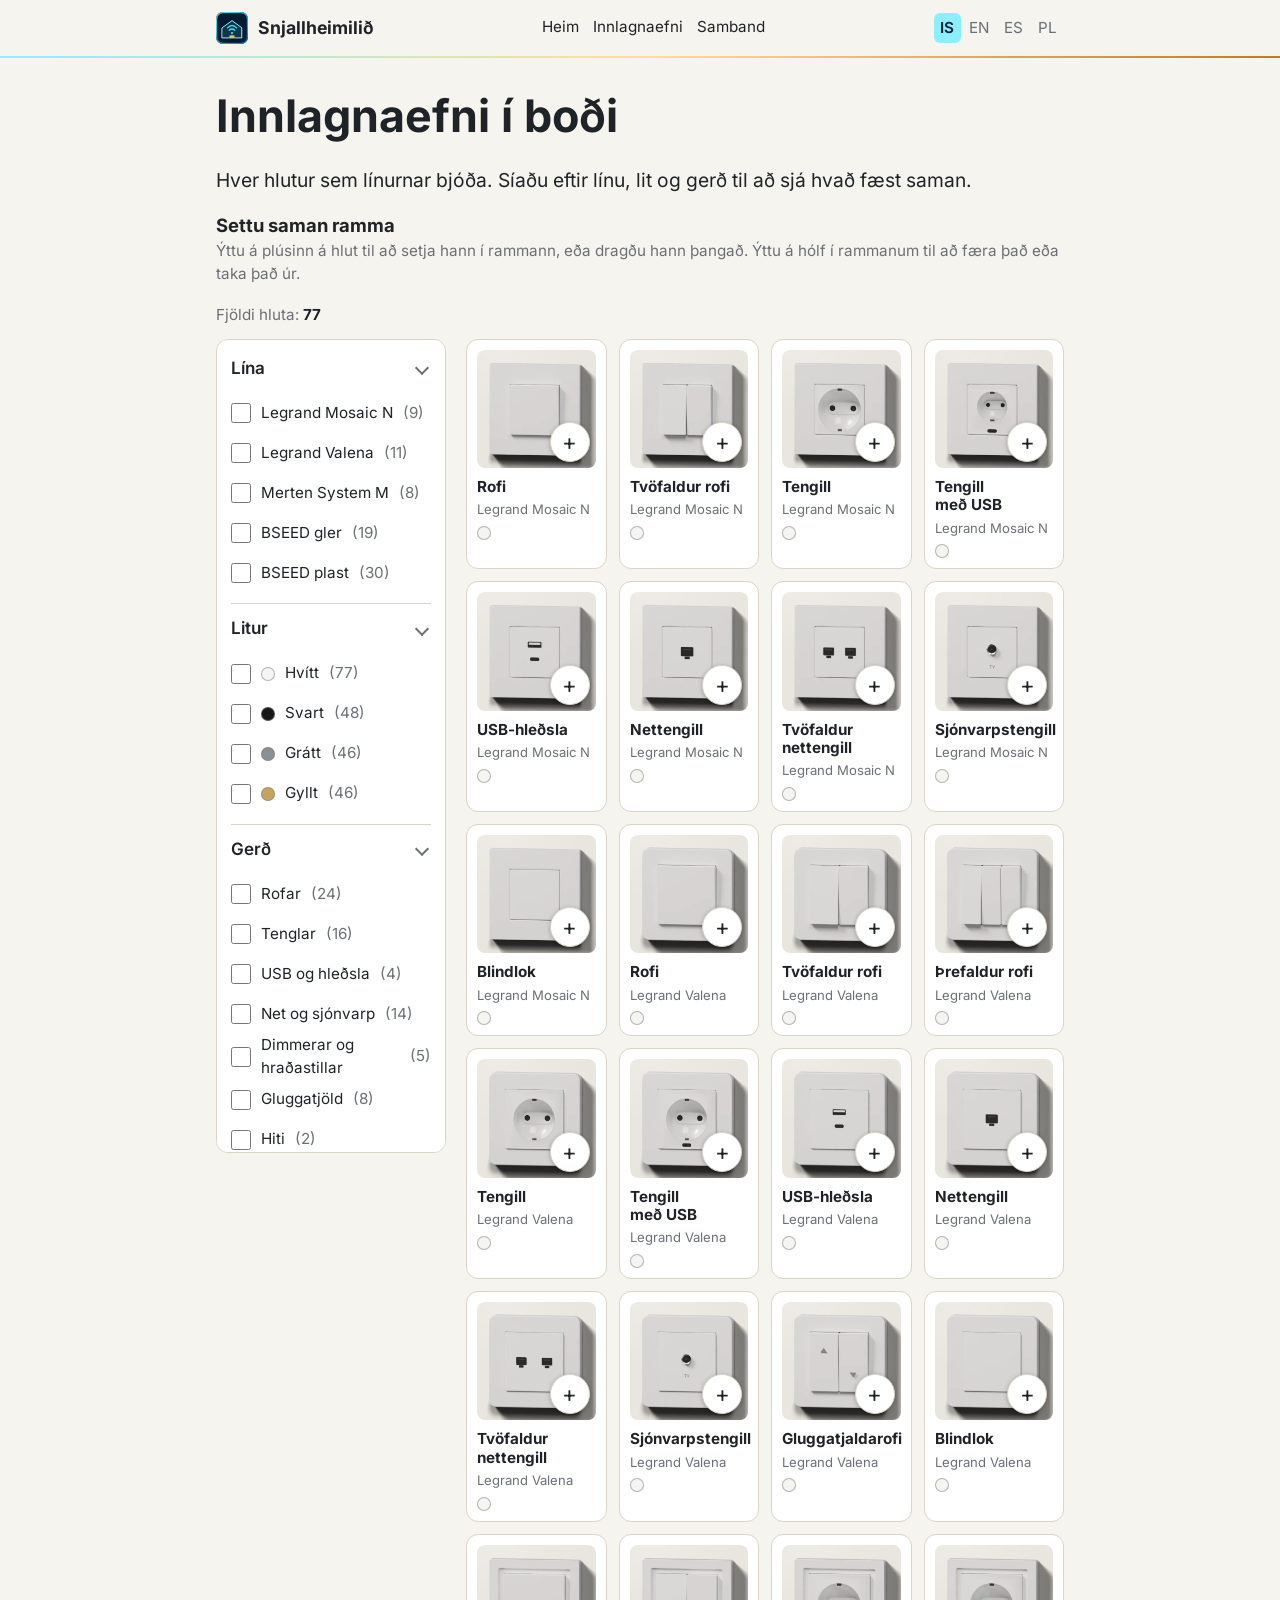
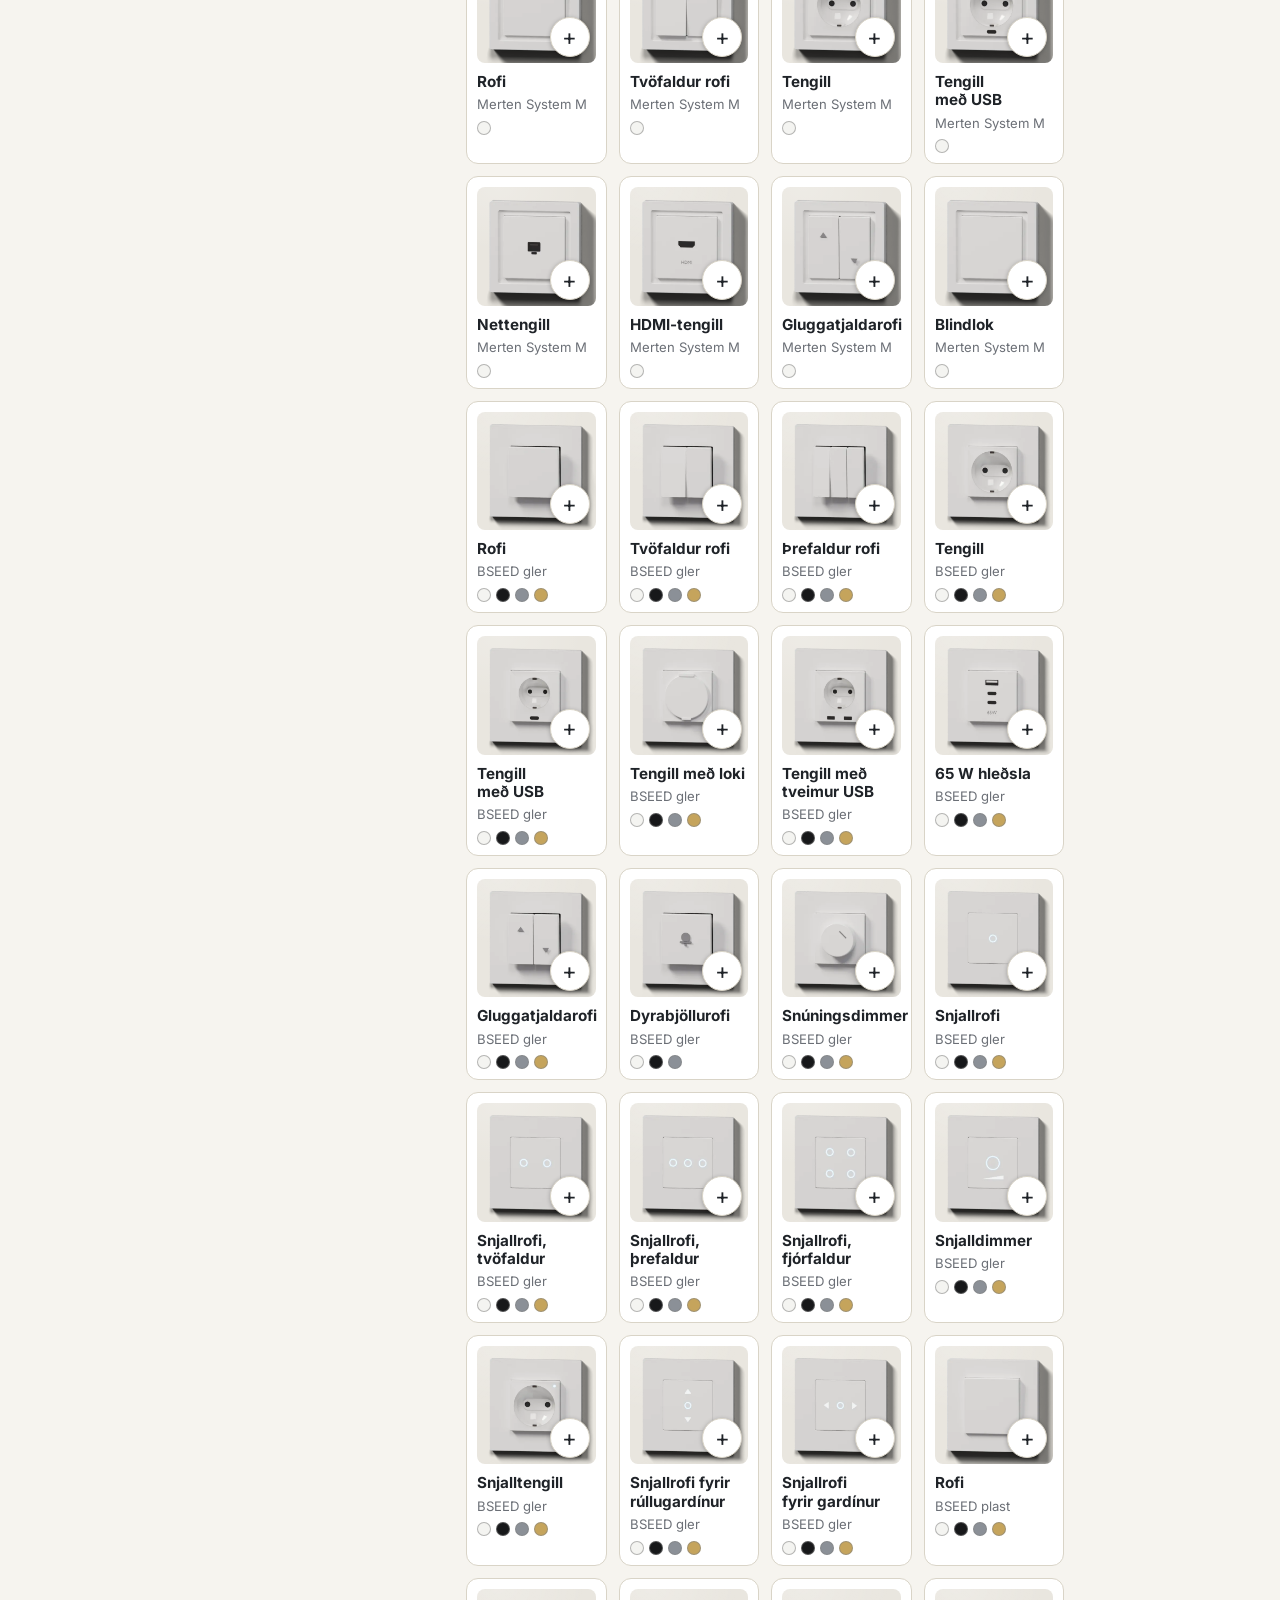
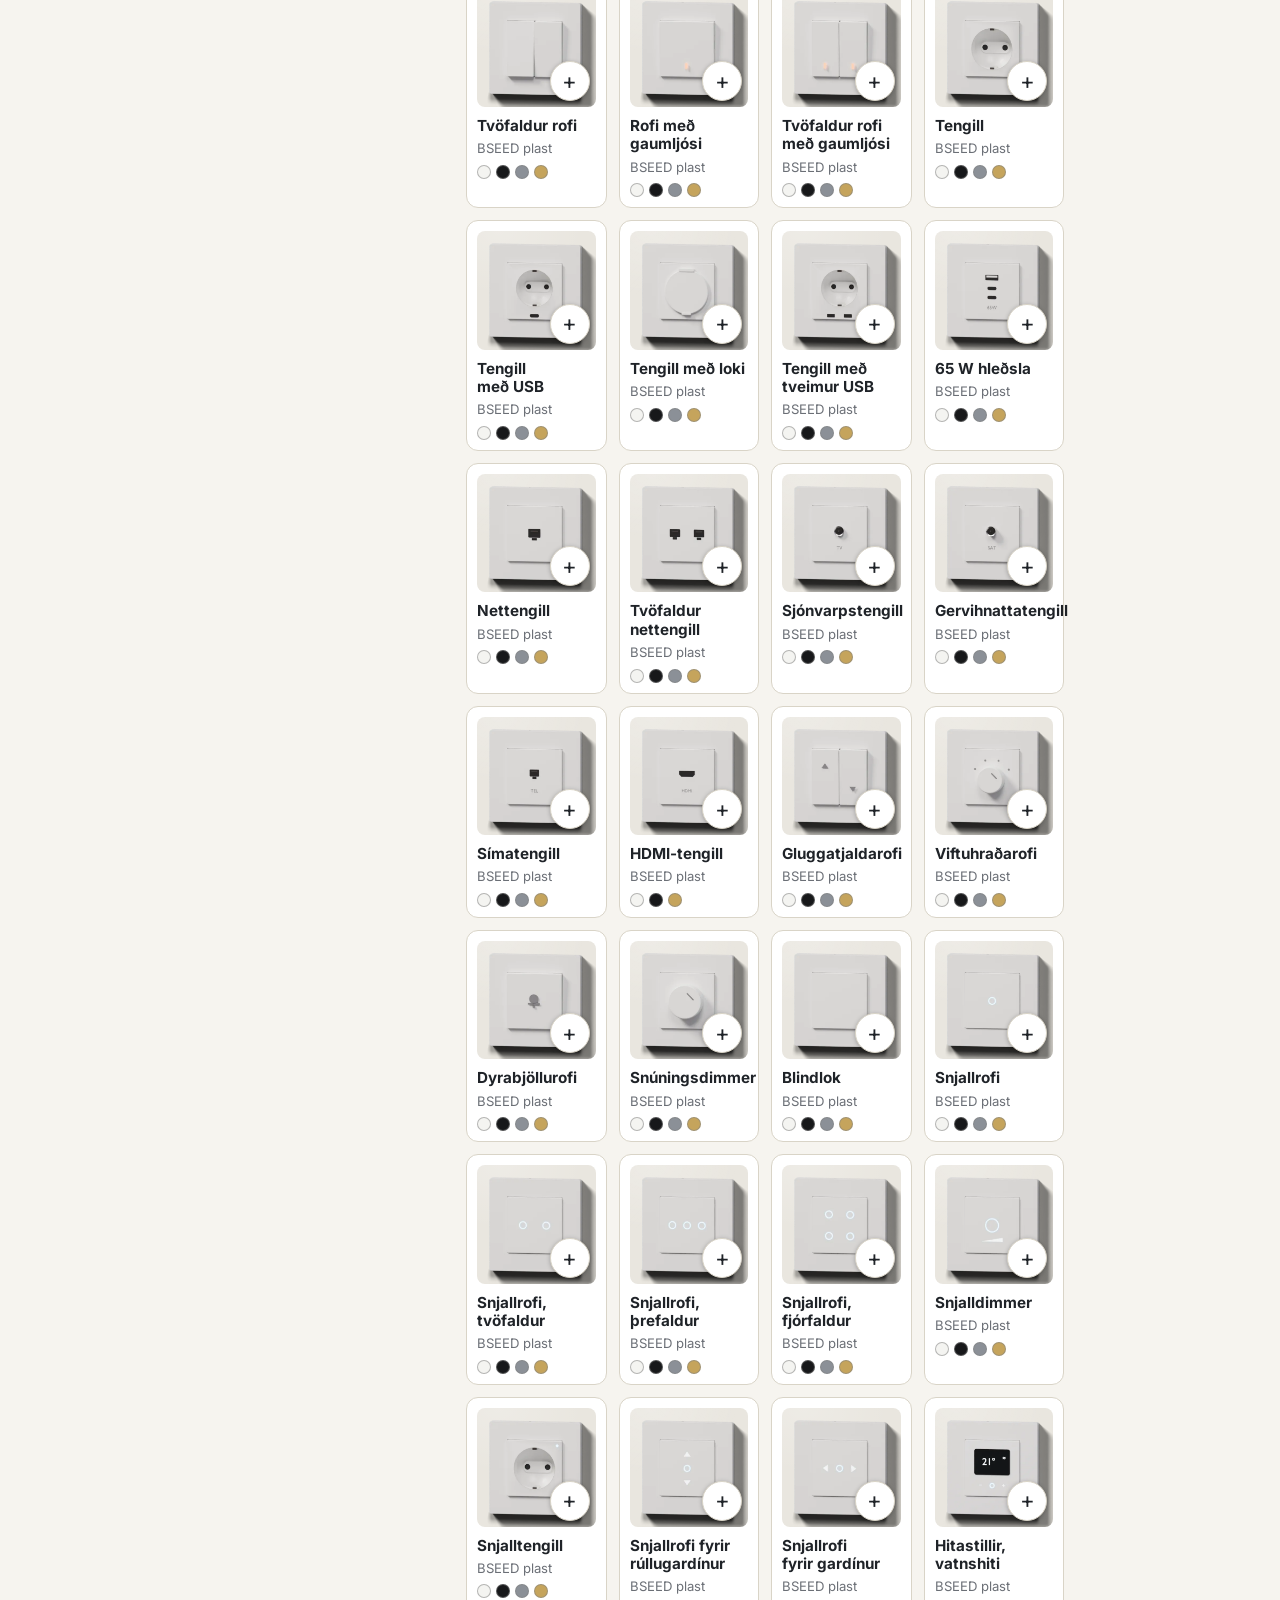
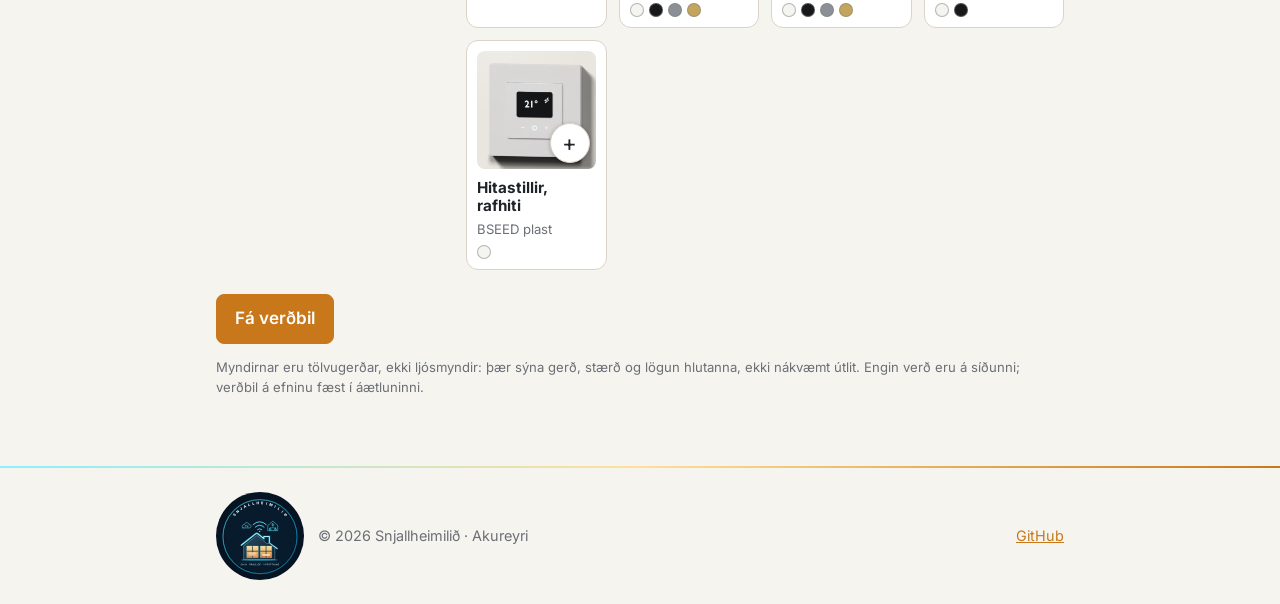
<file: vorur.html>
<!doctype html>
<html lang="is">
<head>
<meta charset="utf-8">
<meta http-equiv="Content-Security-Policy" content="default-src 'none'; script-src 'self' https://gc.zgo.at/count.v5.js; style-src 'self' 'unsafe-inline'; img-src 'self' https://snjallheimilid.goatcounter.com; media-src 'self'; font-src 'self'; connect-src 'self' https://formspree.io https://snjallheimilid.goatcounter.com; object-src 'none'; base-uri 'self'; form-action https://formspree.io">
<meta name="viewport" content="width=device-width, initial-scale=1, viewport-fit=cover">
<title>Vörur – rofar, tenglar og rammar | Snjallheimilið</title>
<meta name="description" content="Allt innlagnaefnið sem Snjallheimilið setur upp: rofar, tenglar, dimmerar og snjallhlutir eftir línu, lit og gerð.">
<link rel="alternate" hreflang="is" href="https://snjallheimilid.is/vorur.html">
<link rel="alternate" hreflang="en" href="https://snjallheimilid.is/en/vorur.html">
<link rel="alternate" hreflang="es" href="https://snjallheimilid.is/es/vorur.html">
<link rel="alternate" hreflang="pl" href="https://snjallheimilid.is/pl/vorur.html">
<link rel="alternate" hreflang="x-default" href="https://snjallheimilid.is/vorur.html">
<link rel="icon" href="favicon.svg" type="image/svg+xml">
<link rel="apple-touch-icon" href="img/apple-touch-icon.png">
<link rel="preload" href="fonts/inter.woff2" as="font" type="font/woff2" crossorigin>
<link rel="stylesheet" href="site.css">
</head>
<body>
<!-- written by tools/products.py, do not edit by hand -->
<header class="top">
  <div class="wrap bar">
    <a class="brand" href="index.html"><img src="favicon.svg" width="32" height="32" alt="">Snjallheimilið</a>
    <nav>
      <a href="index.html">Heim</a>
      <a href="index.html#innlagnaefni">Innlagnaefni</a>
      <a href="index.html#samband">Samband</a>
    </nav>
    <nav class="lang" aria-label="Tungumál"><a href="./vorur.html" lang="is" title="Íslenska">IS</a><a href="en/vorur.html" lang="en" title="English">EN</a><a href="es/vorur.html" lang="es" title="Español">ES</a><a href="pl/vorur.html" lang="pl" title="Polski">PL</a></nav>
  </div>
</header>

<main>
<section class="pv">
  <div class="wrap">
    <h1>Innlagnaefni í boði</h1>
    <p class="lede">Hver hlutur sem línurnar bjóða. Síaðu eftir línu, lit og gerð til að sjá hvað fæst saman.</p>
    <!-- the frame builder (vorur.js): a frame of the line and colour of its first part, drawn from the same shapes as the lines view -->
    <div class="lv pb" id="pb" data-line="" data-fit="white" hidden>
      <h2 class="pb-h">Settu saman ramma</h2>
      <p class="muted pb-help">Ýttu á plúsinn á hlut til að setja hann í rammann, eða dragðu hann þangað. Ýttu á hólf í rammanum til að færa það eða taka það úr.</p>
      <div class="lv-wall pb-wall" id="pbWall"><svg width="0" height="0" style="position:absolute" aria-hidden="true"><defs><linearGradient id="lv-gloss" x1="0" y1="0" x2="1" y2="1"><stop offset="0" stop-color="#fff" stop-opacity=".38"/><stop offset=".45" stop-color="#fff" stop-opacity=".04"/><stop offset="1" stop-color="#fff" stop-opacity="0"/></linearGradient></defs></svg><div class="pb-frame" id="pbFrame"></div></div>
      <p class="pb-name" id="pbName"></p>
      <div class="pb-bar">
        <span class="pb-set"><button type="button" class="pb-b" id="pbLess" aria-label="Minni rammi" title="Minni rammi">−</button><button type="button" class="pb-b" id="pbMore" aria-label="Stærri rammi" title="Stærri rammi">+</button></span>
        <span class="pb-set" id="pbFits"><button type="button" class="pb-fit" data-fit="white" style="--c:#f4f4f1" aria-label="Hvítt" title="Hvítt" aria-pressed="false"></button><button type="button" class="pb-fit" data-fit="black" style="--c:#17181a" aria-label="Svart" title="Svart" aria-pressed="false"></button><button type="button" class="pb-fit" data-fit="grey" style="--c:#8b9097" aria-label="Grátt" title="Grátt" aria-pressed="false"></button><button type="button" class="pb-fit" data-fit="gold" style="--c:#c5a45c" aria-label="Gyllt" title="Gyllt" aria-pressed="false"></button></span>
        <span class="pb-set" id="pbSel" hidden><button type="button" class="pb-b" id="pbLeft" aria-label="Færa til vinstri" title="Færa til vinstri">←</button><button type="button" class="pb-b" id="pbRight" aria-label="Færa til hægri" title="Færa til hægri">→</button><button type="button" class="pb-b wide" id="pbOut">Taka úr</button></span>
        <button type="button" class="pb-b wide pb-reset" id="pbReset">Tæma ramma</button>
      </div>
      <p class="pb-msg" id="pbMsg" role="status"></p>
      <div hidden id="pbText"><span data-t="add">Setja í ramma</span><span data-t="slot">Tómt hólf</span><span data-t="full">Stærsti rammi línunnar í þessum lit tekur {n} hólf.</span><span data-t="line">Hlutir úr annarri línu passa ekki í þennan ramma. Tæmdu rammann til að byrja á annarri línu.</span><span data-t="fit">Þessi hlutur fæst ekki í litnum sem ramminn er í.</span><span data-t="s1">Einfaldur rammi</span><span data-t="s2">Tvöfaldur rammi</span><span data-t="s3">Þrefaldur rammi</span><span data-t="s4">Fjórfaldur rammi</span><span data-t="s5">Fimmfaldur rammi</span></div>
      <script type="application/json" id="pbData">{"glyphs":{"sw1":"<g class=\"rock\"><rect class=\"k\" x=\"3.0\" y=\"9\" width=\"54.0\" height=\"54\" rx=\"2.5\"/><rect class=\"sh a\" x=\"3.0\" y=\"9\" width=\"54.0\" height=\"27\" rx=\"2.5\"/><rect class=\"sh b\" x=\"3.0\" y=\"36\" width=\"54.0\" height=\"27\" rx=\"2.5\"/><line class=\"i\" x1=\"26.0\" y1=\"17\" x2=\"34.0\" y2=\"17\"/><\/g>","sw2":"<g class=\"rock\"><rect class=\"k\" x=\"3.0\" y=\"9\" width=\"27.0\" height=\"54\" rx=\"2.5\"/><rect class=\"sh a\" x=\"3.0\" y=\"9\" width=\"27.0\" height=\"27\" rx=\"2.5\"/><rect class=\"sh b\" x=\"3.0\" y=\"36\" width=\"27.0\" height=\"27\" rx=\"2.5\"/><line class=\"i\" x1=\"12.5\" y1=\"17\" x2=\"20.5\" y2=\"17\"/><\/g><g class=\"rock\"><rect class=\"k\" x=\"30.0\" y=\"9\" width=\"27.0\" height=\"54\" rx=\"2.5\"/><rect class=\"sh a\" x=\"30.0\" y=\"9\" width=\"27.0\" height=\"27\" rx=\"2.5\"/><rect class=\"sh b\" x=\"30.0\" y=\"36\" width=\"27.0\" height=\"27\" rx=\"2.5\"/><line class=\"i\" x1=\"39.5\" y1=\"17\" x2=\"47.5\" y2=\"17\"/><\/g>","sw3":"<g class=\"rock\"><rect class=\"k\" x=\"3.0\" y=\"9\" width=\"18.0\" height=\"54\" rx=\"2.5\"/><rect class=\"sh a\" x=\"3.0\" y=\"9\" width=\"18.0\" height=\"27\" rx=\"2.5\"/><rect class=\"sh b\" x=\"3.0\" y=\"36\" width=\"18.0\" height=\"27\" rx=\"2.5\"/><line class=\"i\" x1=\"8.0\" y1=\"17\" x2=\"16.0\" y2=\"17\"/><\/g><g class=\"rock\"><rect class=\"k\" x=\"21.0\" y=\"9\" width=\"18.0\" height=\"54\" rx=\"2.5\"/><rect class=\"sh a\" x=\"21.0\" y=\"9\" width=\"18.0\" height=\"27\" rx=\"2.5\"/><rect class=\"sh b\" x=\"21.0\" y=\"36\" width=\"18.0\" height=\"27\" rx=\"2.5\"/><line class=\"i\" x1=\"26.0\" y1=\"17\" x2=\"34.0\" y2=\"17\"/><\/g><g class=\"rock\"><rect class=\"k\" x=\"39.0\" y=\"9\" width=\"18.0\" height=\"54\" rx=\"2.5\"/><rect class=\"sh a\" x=\"39.0\" y=\"9\" width=\"18.0\" height=\"27\" rx=\"2.5\"/><rect class=\"sh b\" x=\"39.0\" y=\"36\" width=\"18.0\" height=\"27\" rx=\"2.5\"/><line class=\"i\" x1=\"44.0\" y1=\"17\" x2=\"52.0\" y2=\"17\"/><\/g>","neon1":"<g class=\"rock\"><rect class=\"k\" x=\"3.0\" y=\"9\" width=\"54.0\" height=\"54\" rx=\"2.5\"/><rect class=\"sh a\" x=\"3.0\" y=\"9\" width=\"54.0\" height=\"27\" rx=\"2.5\"/><rect class=\"sh b\" x=\"3.0\" y=\"36\" width=\"54.0\" height=\"27\" rx=\"2.5\"/><line class=\"i\" x1=\"26.0\" y1=\"17\" x2=\"34.0\" y2=\"17\"/><circle class=\"lamp\" cx=\"30.0\" cy=\"54\" r=\"2.4\"/><\/g>","neon2":"<g class=\"rock\"><rect class=\"k\" x=\"3.0\" y=\"9\" width=\"27.0\" height=\"54\" rx=\"2.5\"/><rect class=\"sh a\" x=\"3.0\" y=\"9\" width=\"27.0\" height=\"27\" rx=\"2.5\"/><rect class=\"sh b\" x=\"3.0\" y=\"36\" width=\"27.0\" height=\"27\" rx=\"2.5\"/><line class=\"i\" x1=\"12.5\" y1=\"17\" x2=\"20.5\" y2=\"17\"/><circle class=\"lamp\" cx=\"16.5\" cy=\"54\" r=\"2.4\"/><\/g><g class=\"rock\"><rect class=\"k\" x=\"30.0\" y=\"9\" width=\"27.0\" height=\"54\" rx=\"2.5\"/><rect class=\"sh a\" x=\"30.0\" y=\"9\" width=\"27.0\" height=\"27\" rx=\"2.5\"/><rect class=\"sh b\" x=\"30.0\" y=\"36\" width=\"27.0\" height=\"27\" rx=\"2.5\"/><line class=\"i\" x1=\"39.5\" y1=\"17\" x2=\"47.5\" y2=\"17\"/><circle class=\"lamp\" cx=\"43.5\" cy=\"54\" r=\"2.4\"/><\/g>","socket":"<rect class=\"k\" x=\"3\" y=\"9\" width=\"54\" height=\"54\" rx=\"2.5\"/><circle class=\"d\" cx=\"30.0\" cy=\"36\" r=\"20\"/><circle class=\"f\" cx=\"22.0\" cy=\"36\" r=\"2.6\"/><circle class=\"f\" cx=\"38.0\" cy=\"36\" r=\"2.6\"/><rect class=\"f\" x=\"28.4\" y=\"16\" width=\"3.2\" height=\"5\" rx=\"1\"/><rect class=\"f\" x=\"28.4\" y=\"51\" width=\"3.2\" height=\"5\" rx=\"1\"/>","socket_usb":"<rect class=\"k\" x=\"3\" y=\"9\" width=\"54\" height=\"54\" rx=\"2.5\"/><circle class=\"d\" cx=\"30.0\" cy=\"31\" r=\"17\"/><circle class=\"f\" cx=\"23.2\" cy=\"31\" r=\"2.6\"/><circle class=\"f\" cx=\"36.8\" cy=\"31\" r=\"2.6\"/><rect class=\"f\" x=\"28.4\" y=\"14\" width=\"3.2\" height=\"5\" rx=\"1\"/><rect class=\"f\" x=\"28.4\" y=\"43\" width=\"3.2\" height=\"5\" rx=\"1\"/><rect class=\"d\" x=\"24.0\" y=\"53\" width=\"12\" height=\"5\" rx=\"2.5\"/>","socket_cover":"<rect class=\"k\" x=\"3\" y=\"9\" width=\"54\" height=\"54\" rx=\"2.5\"/><circle class=\"d\" cx=\"30.0\" cy=\"36\" r=\"20\"/><circle class=\"f\" cx=\"22.0\" cy=\"36\" r=\"2.6\"/><circle class=\"f\" cx=\"38.0\" cy=\"36\" r=\"2.6\"/><rect class=\"f\" x=\"28.4\" y=\"16\" width=\"3.2\" height=\"5\" rx=\"1\"/><rect class=\"f\" x=\"28.4\" y=\"51\" width=\"3.2\" height=\"5\" rx=\"1\"/><path class=\"lid\" d=\"M9.0 36a21 21 0 0 1 42 0z\"/><line class=\"i\" x1=\"9.0\" y1=\"36\" x2=\"51.0\" y2=\"36\"/>","socket_usb2":"<rect class=\"k\" x=\"3\" y=\"9\" width=\"54\" height=\"54\" rx=\"2.5\"/><circle class=\"d\" cx=\"30.0\" cy=\"31\" r=\"17\"/><circle class=\"f\" cx=\"23.2\" cy=\"31\" r=\"2.6\"/><circle class=\"f\" cx=\"36.8\" cy=\"31\" r=\"2.6\"/><rect class=\"f\" x=\"28.4\" y=\"14\" width=\"3.2\" height=\"5\" rx=\"1\"/><rect class=\"f\" x=\"28.4\" y=\"43\" width=\"3.2\" height=\"5\" rx=\"1\"/><rect class=\"d\" x=\"18.0\" y=\"53\" width=\"10\" height=\"5\" rx=\"1\"/><rect class=\"d\" x=\"32.0\" y=\"53\" width=\"10\" height=\"5\" rx=\"1\"/>","usb":"<rect class=\"k\" x=\"3\" y=\"9\" width=\"54\" height=\"54\" rx=\"2.5\"/><rect class=\"d\" x=\"22.0\" y=\"20\" width=\"16\" height=\"8\" rx=\"1.5\"/><rect class=\"d\" x=\"22.0\" y=\"34\" width=\"16\" height=\"8\" rx=\"4\"/><text class=\"f\" x=\"30.0\" y=\"57\" text-anchor=\"middle\" font-size=\"8\" font-weight=\"700\">USB<\/text>","charger65":"<rect class=\"k\" x=\"3\" y=\"9\" width=\"54\" height=\"54\" rx=\"2.5\"/><rect class=\"d\" x=\"22.0\" y=\"14\" width=\"16\" height=\"7\" rx=\"1.5\"/><rect class=\"d\" x=\"22.0\" y=\"25\" width=\"16\" height=\"7\" rx=\"3.5\"/><rect class=\"d\" x=\"22.0\" y=\"36\" width=\"16\" height=\"7\" rx=\"3.5\"/><text class=\"f\" x=\"30.0\" y=\"57\" text-anchor=\"middle\" font-size=\"8\" font-weight=\"700\">65W<\/text>","net":"<rect class=\"k\" x=\"3\" y=\"9\" width=\"54\" height=\"54\" rx=\"2.5\"/><path class=\"d\" d=\"M21.0 27h18v13h-4.5v4h-9v-4h-4.5z\"/><line class=\"i\" x1=\"25.5\" y1=\"27\" x2=\"25.5\" y2=\"32\"/><line class=\"i\" x1=\"30.0\" y1=\"27\" x2=\"30.0\" y2=\"32\"/><line class=\"i\" x1=\"34.5\" y1=\"27\" x2=\"34.5\" y2=\"32\"/>","net2":"<rect class=\"k\" x=\"3\" y=\"9\" width=\"54\" height=\"54\" rx=\"2.5\"/><path class=\"d\" d=\"M11.0 27h14v13h-3.5v4h-7v-4h-3.5z\"/><line class=\"i\" x1=\"14.5\" y1=\"27\" x2=\"14.5\" y2=\"32\"/><line class=\"i\" x1=\"18.0\" y1=\"27\" x2=\"18.0\" y2=\"32\"/><line class=\"i\" x1=\"21.5\" y1=\"27\" x2=\"21.5\" y2=\"32\"/><path class=\"d\" d=\"M35.0 27h14v13h-3.5v4h-7v-4h-3.5z\"/><line class=\"i\" x1=\"38.5\" y1=\"27\" x2=\"38.5\" y2=\"32\"/><line class=\"i\" x1=\"42.0\" y1=\"27\" x2=\"42.0\" y2=\"32\"/><line class=\"i\" x1=\"45.5\" y1=\"27\" x2=\"45.5\" y2=\"32\"/>","tv":"<rect class=\"k\" x=\"3\" y=\"9\" width=\"54\" height=\"54\" rx=\"2.5\"/><circle class=\"d\" cx=\"30.0\" cy=\"31\" r=\"9\"/><circle class=\"f\" cx=\"30.0\" cy=\"31\" r=\"2.6\"/><text class=\"f\" x=\"30.0\" y=\"57\" text-anchor=\"middle\" font-size=\"8\" font-weight=\"700\">TV<\/text>","sat":"<rect class=\"k\" x=\"3\" y=\"9\" width=\"54\" height=\"54\" rx=\"2.5\"/><circle class=\"d\" cx=\"30.0\" cy=\"31\" r=\"9\"/><circle class=\"f\" cx=\"30.0\" cy=\"31\" r=\"2.6\"/><circle class=\"i\" cx=\"30.0\" cy=\"31\" r=\"5.5\"/><text class=\"f\" x=\"30.0\" y=\"57\" text-anchor=\"middle\" font-size=\"8\" font-weight=\"700\">SAT<\/text>","tel":"<rect class=\"k\" x=\"3\" y=\"9\" width=\"54\" height=\"54\" rx=\"2.5\"/><path class=\"d\" d=\"M22.0 22h16v12h-4.5v5h-7v-5h-4.5z\"/><text class=\"f\" x=\"30.0\" y=\"57\" text-anchor=\"middle\" font-size=\"8\" font-weight=\"700\">TEL<\/text>","hdmi":"<rect class=\"k\" x=\"3\" y=\"9\" width=\"54\" height=\"54\" rx=\"2.5\"/><path class=\"d\" d=\"M18.0 24h24v8l-4 6h-16l-4-6z\"/><text class=\"f\" x=\"30.0\" y=\"57\" text-anchor=\"middle\" font-size=\"7\" font-weight=\"700\">HDMI<\/text>","blind":"<g class=\"rock\"><rect class=\"k\" x=\"3.0\" y=\"9\" width=\"27.0\" height=\"54\" rx=\"2.5\"/><rect class=\"sh a\" x=\"3.0\" y=\"9\" width=\"27.0\" height=\"27\" rx=\"2.5\"/><rect class=\"sh b\" x=\"3.0\" y=\"36\" width=\"27.0\" height=\"27\" rx=\"2.5\"/><path class=\"f\" d=\"M11.5 33l5 -7l5 7z\"/><\/g><g class=\"rock\"><rect class=\"k\" x=\"30.0\" y=\"9\" width=\"27.0\" height=\"54\" rx=\"2.5\"/><rect class=\"sh a\" x=\"30.0\" y=\"9\" width=\"27.0\" height=\"27\" rx=\"2.5\"/><rect class=\"sh b\" x=\"30.0\" y=\"36\" width=\"27.0\" height=\"27\" rx=\"2.5\"/><path class=\"f\" d=\"M38.5 39l5 7l5 -7z\"/><\/g>","fan":"<rect class=\"k\" x=\"3\" y=\"9\" width=\"54\" height=\"54\" rx=\"2.5\"/><circle class=\"d\" cx=\"30.0\" cy=\"38\" r=\"14\"/><line class=\"knob\" x1=\"30.0\" y1=\"38\" x2=\"37.0\" y2=\"28\"/><circle class=\"f\" cx=\"13.0\" cy=\"30\" r=\"1.4\"/><circle class=\"f\" cx=\"21.0\" cy=\"18\" r=\"1.4\"/><circle class=\"f\" cx=\"39.0\" cy=\"18\" r=\"1.4\"/><circle class=\"f\" cx=\"47.0\" cy=\"30\" r=\"1.4\"/>","bell":"<g class=\"rock\"><rect class=\"k\" x=\"3\" y=\"9\" width=\"54\" height=\"54\" rx=\"2.5\"/><rect class=\"sh a\" x=\"3\" y=\"9\" width=\"54\" height=\"27\" rx=\"2.5\"/><rect class=\"sh b\" x=\"3\" y=\"36\" width=\"54\" height=\"27\" rx=\"2.5\"/><path class=\"f\" d=\"M21.0 42c3-3 3-6 3-10a6 6 0 0 1 12 0c0 4 0 7 3 10z\"/><circle class=\"f\" cx=\"30.0\" cy=\"46\" r=\"2\"/><\/g>","dimmer":"<rect class=\"k\" x=\"3\" y=\"9\" width=\"54\" height=\"54\" rx=\"2.5\"/><circle class=\"d\" cx=\"30.0\" cy=\"36\" r=\"17\"/><circle class=\"k\" cx=\"30.0\" cy=\"36\" r=\"12\"/><line class=\"knob\" x1=\"30.0\" y1=\"36\" x2=\"36.0\" y2=\"27\"/>","blank":"<rect class=\"k\" x=\"3\" y=\"9\" width=\"54\" height=\"54\" rx=\"2.5\"/>","touch1":"<rect class=\"k\" x=\"3\" y=\"9\" width=\"54\" height=\"54\" rx=\"2.5\"/><g class=\"rock\"><rect class=\"hit\" x=\"19.0\" y=\"25\" width=\"22\" height=\"22\"/><circle class=\"led\" cx=\"30.0\" cy=\"36\" r=\"5.5\"/><\/g>","touch2":"<rect class=\"k\" x=\"3\" y=\"9\" width=\"54\" height=\"54\" rx=\"2.5\"/><g class=\"rock\"><rect class=\"hit\" x=\"7.0\" y=\"25\" width=\"22\" height=\"22\"/><circle class=\"led\" cx=\"18.0\" cy=\"36\" r=\"5.5\"/><\/g><g class=\"rock\"><rect class=\"hit\" x=\"31.0\" y=\"25\" width=\"22\" height=\"22\"/><circle class=\"led\" cx=\"42.0\" cy=\"36\" r=\"5.5\"/><\/g>","touch3":"<rect class=\"k\" x=\"3\" y=\"9\" width=\"54\" height=\"54\" rx=\"2.5\"/><g class=\"rock\"><rect class=\"hit\" x=\"4.0\" y=\"25\" width=\"22\" height=\"22\"/><circle class=\"led\" cx=\"15.0\" cy=\"36\" r=\"5.5\"/><\/g><g class=\"rock\"><rect class=\"hit\" x=\"19.0\" y=\"25\" width=\"22\" height=\"22\"/><circle class=\"led\" cx=\"30.0\" cy=\"36\" r=\"5.5\"/><\/g><g class=\"rock\"><rect class=\"hit\" x=\"34.0\" y=\"25\" width=\"22\" height=\"22\"/><circle class=\"led\" cx=\"45.0\" cy=\"36\" r=\"5.5\"/><\/g>","touch4":"<rect class=\"k\" x=\"3\" y=\"9\" width=\"54\" height=\"54\" rx=\"2.5\"/><g class=\"rock\"><rect class=\"hit\" x=\"7.0\" y=\"13\" width=\"22\" height=\"22\"/><circle class=\"led\" cx=\"18.0\" cy=\"24\" r=\"5.5\"/><\/g><g class=\"rock\"><rect class=\"hit\" x=\"31.0\" y=\"13\" width=\"22\" height=\"22\"/><circle class=\"led\" cx=\"42.0\" cy=\"24\" r=\"5.5\"/><\/g><g class=\"rock\"><rect class=\"hit\" x=\"7.0\" y=\"37\" width=\"22\" height=\"22\"/><circle class=\"led\" cx=\"18.0\" cy=\"48\" r=\"5.5\"/><\/g><g class=\"rock\"><rect class=\"hit\" x=\"31.0\" y=\"37\" width=\"22\" height=\"22\"/><circle class=\"led\" cx=\"42.0\" cy=\"48\" r=\"5.5\"/><\/g>","tdim":"<rect class=\"k\" x=\"3\" y=\"9\" width=\"54\" height=\"54\" rx=\"2.5\"/><g class=\"rock\"><rect class=\"hit\" x=\"16.0\" y=\"22\" width=\"28\" height=\"28\"/><circle class=\"led\" cx=\"30.0\" cy=\"36\" r=\"9\"/><\/g><path class=\"i\" d=\"M14.0 56h32\"/><path class=\"f\" d=\"M14.0 56l32 -5v5z\"/>","ssocket":"<rect class=\"k\" x=\"3\" y=\"9\" width=\"54\" height=\"54\" rx=\"2.5\"/><circle class=\"d\" cx=\"30.0\" cy=\"36\" r=\"20\"/><circle class=\"f\" cx=\"22.0\" cy=\"36\" r=\"2.6\"/><circle class=\"f\" cx=\"38.0\" cy=\"36\" r=\"2.6\"/><rect class=\"f\" x=\"28.4\" y=\"16\" width=\"3.2\" height=\"5\" rx=\"1\"/><rect class=\"f\" x=\"28.4\" y=\"51\" width=\"3.2\" height=\"5\" rx=\"1\"/><circle class=\"led on\" cx=\"49\" cy=\"16\" r=\"2.6\"/>","sblind":"<rect class=\"k\" x=\"3\" y=\"9\" width=\"54\" height=\"54\" rx=\"2.5\"/><path class=\"f\" d=\"M25.0 26l5-7l5 7z\"/><path class=\"f\" d=\"M25.0 46l5 7l5-7z\"/><g class=\"rock\"><rect class=\"hit\" x=\"22.0\" y=\"28\" width=\"16\" height=\"16\"/><circle class=\"led\" cx=\"30.0\" cy=\"36\" r=\"4\"/><\/g>","scurtain":"<rect class=\"k\" x=\"3\" y=\"9\" width=\"54\" height=\"54\" rx=\"2.5\"/><path class=\"f\" d=\"M21.0 36l7-5v10z\"/><path class=\"f\" d=\"M39.0 36l-7-5v10z\"/><g class=\"rock\"><rect class=\"hit\" x=\"22.0\" y=\"46\" width=\"16\" height=\"12\"/><circle class=\"led\" cx=\"30.0\" cy=\"52\" r=\"3.5\"/><\/g>","heatw":"<rect class=\"k\" x=\"3\" y=\"9\" width=\"54\" height=\"54\" rx=\"2.5\"/><rect class=\"d\" x=\"13.0\" y=\"15\" width=\"34\" height=\"26\" rx=\"3\"/><text class=\"f\" x=\"30.0\" y=\"34\" text-anchor=\"middle\" font-size=\"14\" font-weight=\"700\">21°<\/text><path class=\"i\" d=\"M21.0 55q4.5-4 9 0t9 0\"/>","heate":"<rect class=\"k\" x=\"3\" y=\"9\" width=\"54\" height=\"54\" rx=\"2.5\"/><rect class=\"d\" x=\"13.0\" y=\"15\" width=\"34\" height=\"26\" rx=\"3\"/><text class=\"f\" x=\"30.0\" y=\"34\" text-anchor=\"middle\" font-size=\"14\" font-weight=\"700\">21°<\/text><path class=\"i\" d=\"M21.0 56l4.5-3l4.5 3l4.5-3l4.5 3\"/>"},"sizes":{"mosaic":{"white":[1,2,3,4]},"valena":{"white":[1,2,3,4,5]},"merten":{"white":[1,2,3,4,5]},"bseed_glass":{"white":[1,2,3,4,5],"black":[1,2,3,4,5],"grey":[1,2,3,4,5],"gold":[1,2,3,4,5]},"bseed_plastic":{"white":[1,2,3,4],"black":[1,2,3,4],"grey":[1,2,3,4],"gold":[1,2,3,4]}}}</script>
    </div>
    <div class="pv-head"><button type="button" class="btn pv-toggle" id="pvToggle" aria-expanded="false" aria-controls="pvFilters">Síur<span id="pvOn"></span></button><p class="pv-count">Fjöldi hluta: <b id="pvCount">77</b></p><button type="button" class="btn pv-clear" id="pvClear" hidden>Hreinsa síur</button></div>
    <div class="pv-body">
    <form class="pv-filters" id="pvFilters">
      <details class="pv-group" data-group="line" open><summary>Lína</summary><div class="pv-opts"><label><input type="checkbox" name="line" value="mosaic"><span>Legrand Mosaic N</span> <span class="pv-n" data-n>(9)</span></label><label><input type="checkbox" name="line" value="valena"><span>Legrand Valena</span> <span class="pv-n" data-n>(11)</span></label><label><input type="checkbox" name="line" value="merten"><span>Merten System M</span> <span class="pv-n" data-n>(8)</span></label><label><input type="checkbox" name="line" value="bseed_glass"><span>BSEED gler</span> <span class="pv-n" data-n>(19)</span></label><label><input type="checkbox" name="line" value="bseed_plastic"><span>BSEED plast</span> <span class="pv-n" data-n>(30)</span></label></div></details>
      <details class="pv-group" data-group="fit" open><summary>Litur</summary><div class="pv-opts"><label><input type="checkbox" name="fit" value="white"><span class="pv-dot" style="--c:#f4f4f1"></span><span>Hvítt</span> <span class="pv-n" data-n>(77)</span></label><label><input type="checkbox" name="fit" value="black"><span class="pv-dot" style="--c:#17181a"></span><span>Svart</span> <span class="pv-n" data-n>(48)</span></label><label><input type="checkbox" name="fit" value="grey"><span class="pv-dot" style="--c:#8b9097"></span><span>Grátt</span> <span class="pv-n" data-n>(46)</span></label><label><input type="checkbox" name="fit" value="gold"><span class="pv-dot" style="--c:#c5a45c"></span><span>Gyllt</span> <span class="pv-n" data-n>(46)</span></label></div></details>
      <details class="pv-group" data-group="cat" open><summary>Gerð</summary><div class="pv-opts"><label><input type="checkbox" name="cat" value="rofar"><span>Rofar</span> <span class="pv-n" data-n>(24)</span></label><label><input type="checkbox" name="cat" value="tenglar"><span>Tenglar</span> <span class="pv-n" data-n>(16)</span></label><label><input type="checkbox" name="cat" value="hledsla"><span>USB og hleðsla</span> <span class="pv-n" data-n>(4)</span></label><label><input type="checkbox" name="cat" value="net"><span>Net og sjónvarp</span> <span class="pv-n" data-n>(14)</span></label><label><input type="checkbox" name="cat" value="dimmerar"><span>Dimmerar og hraðastillar</span> <span class="pv-n" data-n>(5)</span></label><label><input type="checkbox" name="cat" value="tjold"><span>Gluggatjöld</span> <span class="pv-n" data-n>(8)</span></label><label><input type="checkbox" name="cat" value="hiti"><span>Hiti</span> <span class="pv-n" data-n>(2)</span></label><label><input type="checkbox" name="cat" value="annad"><span>Annað</span> <span class="pv-n" data-n>(4)</span></label></div></details>
      <details class="pv-group" data-group="smart"><summary>Snjallt eða venjulegt</summary><div class="pv-opts"><label><input type="checkbox" name="smart" value="1"><span>Snjallhlutir</span> <span class="pv-n" data-n>(18)</span></label><label><input type="checkbox" name="smart" value="0"><span>Venjulegir hlutir</span> <span class="pv-n" data-n>(59)</span></label></div></details>
    </form>
    <ul class="pv-grid" id="pvGrid">
      <li class="pv-card" data-line="mosaic" data-cat="rofar" data-smart="0" data-fits="white"><div class="pv-pic"><img src="img/lines3d/mosaic-white-sw1.webp" data-file="sw1" width="424" height="424" alt="" loading="lazy" decoding="async"></div><h3>Rofi</h3><p class="pv-line">Legrand Mosaic N</p><p class="pv-dots"><span class="pv-dot" style="--c:#f4f4f1" role="img" aria-label="Hvítt" title="Hvítt"></span></p></li>
      <li class="pv-card" data-line="mosaic" data-cat="rofar" data-smart="0" data-fits="white"><div class="pv-pic"><img src="img/lines3d/mosaic-white-sw2.webp" data-file="sw2" width="424" height="424" alt="" loading="lazy" decoding="async"></div><h3>Tvöfaldur rofi</h3><p class="pv-line">Legrand Mosaic N</p><p class="pv-dots"><span class="pv-dot" style="--c:#f4f4f1" role="img" aria-label="Hvítt" title="Hvítt"></span></p></li>
      <li class="pv-card" data-line="mosaic" data-cat="tenglar" data-smart="0" data-fits="white"><div class="pv-pic"><img src="img/lines3d/mosaic-white-socket.webp" data-file="socket" width="424" height="424" alt="" loading="lazy" decoding="async"></div><h3>Tengill</h3><p class="pv-line">Legrand Mosaic N</p><p class="pv-dots"><span class="pv-dot" style="--c:#f4f4f1" role="img" aria-label="Hvítt" title="Hvítt"></span></p></li>
      <li class="pv-card" data-line="mosaic" data-cat="tenglar" data-smart="0" data-fits="white"><div class="pv-pic"><img src="img/lines3d/mosaic-white-socket_usb.webp" data-file="socket_usb" width="424" height="424" alt="" loading="lazy" decoding="async"></div><h3>Tengill með USB</h3><p class="pv-line">Legrand Mosaic N</p><p class="pv-dots"><span class="pv-dot" style="--c:#f4f4f1" role="img" aria-label="Hvítt" title="Hvítt"></span></p></li>
      <li class="pv-card" data-line="mosaic" data-cat="hledsla" data-smart="0" data-fits="white"><div class="pv-pic"><img src="img/lines3d/mosaic-white-usb.webp" data-file="usb" width="424" height="424" alt="" loading="lazy" decoding="async"></div><h3>USB-hleðsla</h3><p class="pv-line">Legrand Mosaic N</p><p class="pv-dots"><span class="pv-dot" style="--c:#f4f4f1" role="img" aria-label="Hvítt" title="Hvítt"></span></p></li>
      <li class="pv-card" data-line="mosaic" data-cat="net" data-smart="0" data-fits="white"><div class="pv-pic"><img src="img/lines3d/mosaic-white-net.webp" data-file="net" width="424" height="424" alt="" loading="lazy" decoding="async"></div><h3>Nettengill</h3><p class="pv-line">Legrand Mosaic N</p><p class="pv-dots"><span class="pv-dot" style="--c:#f4f4f1" role="img" aria-label="Hvítt" title="Hvítt"></span></p></li>
      <li class="pv-card" data-line="mosaic" data-cat="net" data-smart="0" data-fits="white"><div class="pv-pic"><img src="img/lines3d/mosaic-white-net2.webp" data-file="net2" width="424" height="424" alt="" loading="lazy" decoding="async"></div><h3>Tvöfaldur nettengill</h3><p class="pv-line">Legrand Mosaic N</p><p class="pv-dots"><span class="pv-dot" style="--c:#f4f4f1" role="img" aria-label="Hvítt" title="Hvítt"></span></p></li>
      <li class="pv-card" data-line="mosaic" data-cat="net" data-smart="0" data-fits="white"><div class="pv-pic"><img src="img/lines3d/mosaic-white-tv.webp" data-file="tv" width="424" height="424" alt="" loading="lazy" decoding="async"></div><h3>Sjónvarpstengill</h3><p class="pv-line">Legrand Mosaic N</p><p class="pv-dots"><span class="pv-dot" style="--c:#f4f4f1" role="img" aria-label="Hvítt" title="Hvítt"></span></p></li>
      <li class="pv-card" data-line="mosaic" data-cat="annad" data-smart="0" data-fits="white"><div class="pv-pic"><img src="img/lines3d/mosaic-white-blank.webp" data-file="blank" width="424" height="424" alt="" loading="lazy" decoding="async"></div><h3>Blindlok</h3><p class="pv-line">Legrand Mosaic N</p><p class="pv-dots"><span class="pv-dot" style="--c:#f4f4f1" role="img" aria-label="Hvítt" title="Hvítt"></span></p></li>
      <li class="pv-card" data-line="valena" data-cat="rofar" data-smart="0" data-fits="white"><div class="pv-pic"><img src="img/lines3d/valena-white-sw1.webp" data-file="sw1" width="440" height="440" alt="" loading="lazy" decoding="async"></div><h3>Rofi</h3><p class="pv-line">Legrand Valena</p><p class="pv-dots"><span class="pv-dot" style="--c:#f4f4f1" role="img" aria-label="Hvítt" title="Hvítt"></span></p></li>
      <li class="pv-card" data-line="valena" data-cat="rofar" data-smart="0" data-fits="white"><div class="pv-pic"><img src="img/lines3d/valena-white-sw2.webp" data-file="sw2" width="440" height="440" alt="" loading="lazy" decoding="async"></div><h3>Tvöfaldur rofi</h3><p class="pv-line">Legrand Valena</p><p class="pv-dots"><span class="pv-dot" style="--c:#f4f4f1" role="img" aria-label="Hvítt" title="Hvítt"></span></p></li>
      <li class="pv-card" data-line="valena" data-cat="rofar" data-smart="0" data-fits="white"><div class="pv-pic"><img src="img/lines3d/valena-white-sw3.webp" data-file="sw3" width="440" height="440" alt="" loading="lazy" decoding="async"></div><h3>Þrefaldur rofi</h3><p class="pv-line">Legrand Valena</p><p class="pv-dots"><span class="pv-dot" style="--c:#f4f4f1" role="img" aria-label="Hvítt" title="Hvítt"></span></p></li>
      <li class="pv-card" data-line="valena" data-cat="tenglar" data-smart="0" data-fits="white"><div class="pv-pic"><img src="img/lines3d/valena-white-socket.webp" data-file="socket" width="440" height="440" alt="" loading="lazy" decoding="async"></div><h3>Tengill</h3><p class="pv-line">Legrand Valena</p><p class="pv-dots"><span class="pv-dot" style="--c:#f4f4f1" role="img" aria-label="Hvítt" title="Hvítt"></span></p></li>
      <li class="pv-card" data-line="valena" data-cat="tenglar" data-smart="0" data-fits="white"><div class="pv-pic"><img src="img/lines3d/valena-white-socket_usb.webp" data-file="socket_usb" width="440" height="440" alt="" loading="lazy" decoding="async"></div><h3>Tengill með USB</h3><p class="pv-line">Legrand Valena</p><p class="pv-dots"><span class="pv-dot" style="--c:#f4f4f1" role="img" aria-label="Hvítt" title="Hvítt"></span></p></li>
      <li class="pv-card" data-line="valena" data-cat="hledsla" data-smart="0" data-fits="white"><div class="pv-pic"><img src="img/lines3d/valena-white-usb.webp" data-file="usb" width="440" height="440" alt="" loading="lazy" decoding="async"></div><h3>USB-hleðsla</h3><p class="pv-line">Legrand Valena</p><p class="pv-dots"><span class="pv-dot" style="--c:#f4f4f1" role="img" aria-label="Hvítt" title="Hvítt"></span></p></li>
      <li class="pv-card" data-line="valena" data-cat="net" data-smart="0" data-fits="white"><div class="pv-pic"><img src="img/lines3d/valena-white-net.webp" data-file="net" width="440" height="440" alt="" loading="lazy" decoding="async"></div><h3>Nettengill</h3><p class="pv-line">Legrand Valena</p><p class="pv-dots"><span class="pv-dot" style="--c:#f4f4f1" role="img" aria-label="Hvítt" title="Hvítt"></span></p></li>
      <li class="pv-card" data-line="valena" data-cat="net" data-smart="0" data-fits="white"><div class="pv-pic"><img src="img/lines3d/valena-white-net2.webp" data-file="net2" width="440" height="440" alt="" loading="lazy" decoding="async"></div><h3>Tvöfaldur nettengill</h3><p class="pv-line">Legrand Valena</p><p class="pv-dots"><span class="pv-dot" style="--c:#f4f4f1" role="img" aria-label="Hvítt" title="Hvítt"></span></p></li>
      <li class="pv-card" data-line="valena" data-cat="net" data-smart="0" data-fits="white"><div class="pv-pic"><img src="img/lines3d/valena-white-tv.webp" data-file="tv" width="440" height="440" alt="" loading="lazy" decoding="async"></div><h3>Sjónvarpstengill</h3><p class="pv-line">Legrand Valena</p><p class="pv-dots"><span class="pv-dot" style="--c:#f4f4f1" role="img" aria-label="Hvítt" title="Hvítt"></span></p></li>
      <li class="pv-card" data-line="valena" data-cat="tjold" data-smart="0" data-fits="white"><div class="pv-pic"><img src="img/lines3d/valena-white-blind.webp" data-file="blind" width="440" height="440" alt="" loading="lazy" decoding="async"></div><h3>Gluggatjaldarofi</h3><p class="pv-line">Legrand Valena</p><p class="pv-dots"><span class="pv-dot" style="--c:#f4f4f1" role="img" aria-label="Hvítt" title="Hvítt"></span></p></li>
      <li class="pv-card" data-line="valena" data-cat="annad" data-smart="0" data-fits="white"><div class="pv-pic"><img src="img/lines3d/valena-white-blank.webp" data-file="blank" width="440" height="440" alt="" loading="lazy" decoding="async"></div><h3>Blindlok</h3><p class="pv-line">Legrand Valena</p><p class="pv-dots"><span class="pv-dot" style="--c:#f4f4f1" role="img" aria-label="Hvítt" title="Hvítt"></span></p></li>
      <li class="pv-card" data-line="merten" data-cat="rofar" data-smart="0" data-fits="white"><div class="pv-pic"><img src="img/lines3d/merten-white-sw1.webp" data-file="sw1" width="418" height="418" alt="" loading="lazy" decoding="async"></div><h3>Rofi</h3><p class="pv-line">Merten System M</p><p class="pv-dots"><span class="pv-dot" style="--c:#f4f4f1" role="img" aria-label="Hvítt" title="Hvítt"></span></p></li>
      <li class="pv-card" data-line="merten" data-cat="rofar" data-smart="0" data-fits="white"><div class="pv-pic"><img src="img/lines3d/merten-white-sw2.webp" data-file="sw2" width="418" height="418" alt="" loading="lazy" decoding="async"></div><h3>Tvöfaldur rofi</h3><p class="pv-line">Merten System M</p><p class="pv-dots"><span class="pv-dot" style="--c:#f4f4f1" role="img" aria-label="Hvítt" title="Hvítt"></span></p></li>
      <li class="pv-card" data-line="merten" data-cat="tenglar" data-smart="0" data-fits="white"><div class="pv-pic"><img src="img/lines3d/merten-white-socket.webp" data-file="socket" width="418" height="418" alt="" loading="lazy" decoding="async"></div><h3>Tengill</h3><p class="pv-line">Merten System M</p><p class="pv-dots"><span class="pv-dot" style="--c:#f4f4f1" role="img" aria-label="Hvítt" title="Hvítt"></span></p></li>
      <li class="pv-card" data-line="merten" data-cat="tenglar" data-smart="0" data-fits="white"><div class="pv-pic"><img src="img/lines3d/merten-white-socket_usb.webp" data-file="socket_usb" width="418" height="418" alt="" loading="lazy" decoding="async"></div><h3>Tengill með USB</h3><p class="pv-line">Merten System M</p><p class="pv-dots"><span class="pv-dot" style="--c:#f4f4f1" role="img" aria-label="Hvítt" title="Hvítt"></span></p></li>
      <li class="pv-card" data-line="merten" data-cat="net" data-smart="0" data-fits="white"><div class="pv-pic"><img src="img/lines3d/merten-white-net.webp" data-file="net" width="418" height="418" alt="" loading="lazy" decoding="async"></div><h3>Nettengill</h3><p class="pv-line">Merten System M</p><p class="pv-dots"><span class="pv-dot" style="--c:#f4f4f1" role="img" aria-label="Hvítt" title="Hvítt"></span></p></li>
      <li class="pv-card" data-line="merten" data-cat="net" data-smart="0" data-fits="white"><div class="pv-pic"><img src="img/lines3d/merten-white-hdmi.webp" data-file="hdmi" width="418" height="418" alt="" loading="lazy" decoding="async"></div><h3>HDMI-tengill</h3><p class="pv-line">Merten System M</p><p class="pv-dots"><span class="pv-dot" style="--c:#f4f4f1" role="img" aria-label="Hvítt" title="Hvítt"></span></p></li>
      <li class="pv-card" data-line="merten" data-cat="tjold" data-smart="0" data-fits="white"><div class="pv-pic"><img src="img/lines3d/merten-white-blind.webp" data-file="blind" width="418" height="418" alt="" loading="lazy" decoding="async"></div><h3>Gluggatjaldarofi</h3><p class="pv-line">Merten System M</p><p class="pv-dots"><span class="pv-dot" style="--c:#f4f4f1" role="img" aria-label="Hvítt" title="Hvítt"></span></p></li>
      <li class="pv-card" data-line="merten" data-cat="annad" data-smart="0" data-fits="white"><div class="pv-pic"><img src="img/lines3d/merten-white-blank.webp" data-file="blank" width="418" height="418" alt="" loading="lazy" decoding="async"></div><h3>Blindlok</h3><p class="pv-line">Merten System M</p><p class="pv-dots"><span class="pv-dot" style="--c:#f4f4f1" role="img" aria-label="Hvítt" title="Hvítt"></span></p></li>
      <li class="pv-card" data-line="bseed_glass" data-cat="rofar" data-smart="0" data-fits="white black grey gold"><div class="pv-pic"><img src="img/lines3d/bseed_glass-white-sw1.webp" data-file="sw1" width="440" height="440" alt="" loading="lazy" decoding="async"></div><h3>Rofi</h3><p class="pv-line">BSEED gler</p><p class="pv-dots"><span class="pv-dot" style="--c:#f4f4f1" role="img" aria-label="Hvítt" title="Hvítt"></span><span class="pv-dot" style="--c:#17181a" role="img" aria-label="Svart" title="Svart"></span><span class="pv-dot" style="--c:#8b9097" role="img" aria-label="Grátt" title="Grátt"></span><span class="pv-dot" style="--c:#c5a45c" role="img" aria-label="Gyllt" title="Gyllt"></span></p></li>
      <li class="pv-card" data-line="bseed_glass" data-cat="rofar" data-smart="0" data-fits="white black grey gold"><div class="pv-pic"><img src="img/lines3d/bseed_glass-white-sw2.webp" data-file="sw2" width="440" height="440" alt="" loading="lazy" decoding="async"></div><h3>Tvöfaldur rofi</h3><p class="pv-line">BSEED gler</p><p class="pv-dots"><span class="pv-dot" style="--c:#f4f4f1" role="img" aria-label="Hvítt" title="Hvítt"></span><span class="pv-dot" style="--c:#17181a" role="img" aria-label="Svart" title="Svart"></span><span class="pv-dot" style="--c:#8b9097" role="img" aria-label="Grátt" title="Grátt"></span><span class="pv-dot" style="--c:#c5a45c" role="img" aria-label="Gyllt" title="Gyllt"></span></p></li>
      <li class="pv-card" data-line="bseed_glass" data-cat="rofar" data-smart="0" data-fits="white black grey gold"><div class="pv-pic"><img src="img/lines3d/bseed_glass-white-sw3.webp" data-file="sw3" width="440" height="440" alt="" loading="lazy" decoding="async"></div><h3>Þrefaldur rofi</h3><p class="pv-line">BSEED gler</p><p class="pv-dots"><span class="pv-dot" style="--c:#f4f4f1" role="img" aria-label="Hvítt" title="Hvítt"></span><span class="pv-dot" style="--c:#17181a" role="img" aria-label="Svart" title="Svart"></span><span class="pv-dot" style="--c:#8b9097" role="img" aria-label="Grátt" title="Grátt"></span><span class="pv-dot" style="--c:#c5a45c" role="img" aria-label="Gyllt" title="Gyllt"></span></p></li>
      <li class="pv-card" data-line="bseed_glass" data-cat="tenglar" data-smart="0" data-fits="white black grey gold"><div class="pv-pic"><img src="img/lines3d/bseed_glass-white-socket.webp" data-file="socket" width="440" height="440" alt="" loading="lazy" decoding="async"></div><h3>Tengill</h3><p class="pv-line">BSEED gler</p><p class="pv-dots"><span class="pv-dot" style="--c:#f4f4f1" role="img" aria-label="Hvítt" title="Hvítt"></span><span class="pv-dot" style="--c:#17181a" role="img" aria-label="Svart" title="Svart"></span><span class="pv-dot" style="--c:#8b9097" role="img" aria-label="Grátt" title="Grátt"></span><span class="pv-dot" style="--c:#c5a45c" role="img" aria-label="Gyllt" title="Gyllt"></span></p></li>
      <li class="pv-card" data-line="bseed_glass" data-cat="tenglar" data-smart="0" data-fits="white black grey gold"><div class="pv-pic"><img src="img/lines3d/bseed_glass-white-socket_usb.webp" data-file="socket_usb" width="440" height="440" alt="" loading="lazy" decoding="async"></div><h3>Tengill með USB</h3><p class="pv-line">BSEED gler</p><p class="pv-dots"><span class="pv-dot" style="--c:#f4f4f1" role="img" aria-label="Hvítt" title="Hvítt"></span><span class="pv-dot" style="--c:#17181a" role="img" aria-label="Svart" title="Svart"></span><span class="pv-dot" style="--c:#8b9097" role="img" aria-label="Grátt" title="Grátt"></span><span class="pv-dot" style="--c:#c5a45c" role="img" aria-label="Gyllt" title="Gyllt"></span></p></li>
      <li class="pv-card" data-line="bseed_glass" data-cat="tenglar" data-smart="0" data-fits="white black grey gold"><div class="pv-pic"><img src="img/lines3d/bseed_glass-white-socket_cover.webp" data-file="socket_cover" width="440" height="440" alt="" loading="lazy" decoding="async"></div><h3>Tengill með loki</h3><p class="pv-line">BSEED gler</p><p class="pv-dots"><span class="pv-dot" style="--c:#f4f4f1" role="img" aria-label="Hvítt" title="Hvítt"></span><span class="pv-dot" style="--c:#17181a" role="img" aria-label="Svart" title="Svart"></span><span class="pv-dot" style="--c:#8b9097" role="img" aria-label="Grátt" title="Grátt"></span><span class="pv-dot" style="--c:#c5a45c" role="img" aria-label="Gyllt" title="Gyllt"></span></p></li>
      <li class="pv-card" data-line="bseed_glass" data-cat="tenglar" data-smart="0" data-fits="white black grey gold"><div class="pv-pic"><img src="img/lines3d/bseed_glass-white-socket_usb2.webp" data-file="socket_usb2" width="440" height="440" alt="" loading="lazy" decoding="async"></div><h3>Tengill með tveimur USB</h3><p class="pv-line">BSEED gler</p><p class="pv-dots"><span class="pv-dot" style="--c:#f4f4f1" role="img" aria-label="Hvítt" title="Hvítt"></span><span class="pv-dot" style="--c:#17181a" role="img" aria-label="Svart" title="Svart"></span><span class="pv-dot" style="--c:#8b9097" role="img" aria-label="Grátt" title="Grátt"></span><span class="pv-dot" style="--c:#c5a45c" role="img" aria-label="Gyllt" title="Gyllt"></span></p></li>
      <li class="pv-card" data-line="bseed_glass" data-cat="hledsla" data-smart="0" data-fits="white black grey gold"><div class="pv-pic"><img src="img/lines3d/bseed_glass-white-charger65.webp" data-file="charger65" width="440" height="440" alt="" loading="lazy" decoding="async"></div><h3>65 W hleðsla</h3><p class="pv-line">BSEED gler</p><p class="pv-dots"><span class="pv-dot" style="--c:#f4f4f1" role="img" aria-label="Hvítt" title="Hvítt"></span><span class="pv-dot" style="--c:#17181a" role="img" aria-label="Svart" title="Svart"></span><span class="pv-dot" style="--c:#8b9097" role="img" aria-label="Grátt" title="Grátt"></span><span class="pv-dot" style="--c:#c5a45c" role="img" aria-label="Gyllt" title="Gyllt"></span></p></li>
      <li class="pv-card" data-line="bseed_glass" data-cat="tjold" data-smart="0" data-fits="white black grey gold"><div class="pv-pic"><img src="img/lines3d/bseed_glass-white-blind.webp" data-file="blind" width="440" height="440" alt="" loading="lazy" decoding="async"></div><h3>Gluggatjaldarofi</h3><p class="pv-line">BSEED gler</p><p class="pv-dots"><span class="pv-dot" style="--c:#f4f4f1" role="img" aria-label="Hvítt" title="Hvítt"></span><span class="pv-dot" style="--c:#17181a" role="img" aria-label="Svart" title="Svart"></span><span class="pv-dot" style="--c:#8b9097" role="img" aria-label="Grátt" title="Grátt"></span><span class="pv-dot" style="--c:#c5a45c" role="img" aria-label="Gyllt" title="Gyllt"></span></p></li>
      <li class="pv-card" data-line="bseed_glass" data-cat="rofar" data-smart="0" data-fits="white black grey"><div class="pv-pic"><img src="img/lines3d/bseed_glass-white-bell.webp" data-file="bell" width="440" height="440" alt="" loading="lazy" decoding="async"></div><h3>Dyrabjöllurofi</h3><p class="pv-line">BSEED gler</p><p class="pv-dots"><span class="pv-dot" style="--c:#f4f4f1" role="img" aria-label="Hvítt" title="Hvítt"></span><span class="pv-dot" style="--c:#17181a" role="img" aria-label="Svart" title="Svart"></span><span class="pv-dot" style="--c:#8b9097" role="img" aria-label="Grátt" title="Grátt"></span></p></li>
      <li class="pv-card" data-line="bseed_glass" data-cat="dimmerar" data-smart="0" data-fits="white black grey gold"><div class="pv-pic"><img src="img/lines3d/bseed_glass-white-dimmer.webp" data-file="dimmer" width="440" height="440" alt="" loading="lazy" decoding="async"></div><h3>Snúningsdimmer</h3><p class="pv-line">BSEED gler</p><p class="pv-dots"><span class="pv-dot" style="--c:#f4f4f1" role="img" aria-label="Hvítt" title="Hvítt"></span><span class="pv-dot" style="--c:#17181a" role="img" aria-label="Svart" title="Svart"></span><span class="pv-dot" style="--c:#8b9097" role="img" aria-label="Grátt" title="Grátt"></span><span class="pv-dot" style="--c:#c5a45c" role="img" aria-label="Gyllt" title="Gyllt"></span></p></li>
      <li class="pv-card" data-line="bseed_glass" data-cat="rofar" data-smart="1" data-fits="white black grey gold"><div class="pv-pic"><img src="img/lines3d/bseed_glass-white-touch1.webp" data-file="touch1" width="440" height="440" alt="" loading="lazy" decoding="async"></div><h3>Snjallrofi</h3><p class="pv-line">BSEED gler</p><p class="pv-dots"><span class="pv-dot" style="--c:#f4f4f1" role="img" aria-label="Hvítt" title="Hvítt"></span><span class="pv-dot" style="--c:#17181a" role="img" aria-label="Svart" title="Svart"></span><span class="pv-dot" style="--c:#8b9097" role="img" aria-label="Grátt" title="Grátt"></span><span class="pv-dot" style="--c:#c5a45c" role="img" aria-label="Gyllt" title="Gyllt"></span></p></li>
      <li class="pv-card" data-line="bseed_glass" data-cat="rofar" data-smart="1" data-fits="white black grey gold"><div class="pv-pic"><img src="img/lines3d/bseed_glass-white-touch2.webp" data-file="touch2" width="440" height="440" alt="" loading="lazy" decoding="async"></div><h3>Snjallrofi, tvöfaldur</h3><p class="pv-line">BSEED gler</p><p class="pv-dots"><span class="pv-dot" style="--c:#f4f4f1" role="img" aria-label="Hvítt" title="Hvítt"></span><span class="pv-dot" style="--c:#17181a" role="img" aria-label="Svart" title="Svart"></span><span class="pv-dot" style="--c:#8b9097" role="img" aria-label="Grátt" title="Grátt"></span><span class="pv-dot" style="--c:#c5a45c" role="img" aria-label="Gyllt" title="Gyllt"></span></p></li>
      <li class="pv-card" data-line="bseed_glass" data-cat="rofar" data-smart="1" data-fits="white black grey gold"><div class="pv-pic"><img src="img/lines3d/bseed_glass-white-touch3.webp" data-file="touch3" width="440" height="440" alt="" loading="lazy" decoding="async"></div><h3>Snjallrofi, þrefaldur</h3><p class="pv-line">BSEED gler</p><p class="pv-dots"><span class="pv-dot" style="--c:#f4f4f1" role="img" aria-label="Hvítt" title="Hvítt"></span><span class="pv-dot" style="--c:#17181a" role="img" aria-label="Svart" title="Svart"></span><span class="pv-dot" style="--c:#8b9097" role="img" aria-label="Grátt" title="Grátt"></span><span class="pv-dot" style="--c:#c5a45c" role="img" aria-label="Gyllt" title="Gyllt"></span></p></li>
      <li class="pv-card" data-line="bseed_glass" data-cat="rofar" data-smart="1" data-fits="white black grey gold"><div class="pv-pic"><img src="img/lines3d/bseed_glass-white-touch4.webp" data-file="touch4" width="440" height="440" alt="" loading="lazy" decoding="async"></div><h3>Snjallrofi, fjórfaldur</h3><p class="pv-line">BSEED gler</p><p class="pv-dots"><span class="pv-dot" style="--c:#f4f4f1" role="img" aria-label="Hvítt" title="Hvítt"></span><span class="pv-dot" style="--c:#17181a" role="img" aria-label="Svart" title="Svart"></span><span class="pv-dot" style="--c:#8b9097" role="img" aria-label="Grátt" title="Grátt"></span><span class="pv-dot" style="--c:#c5a45c" role="img" aria-label="Gyllt" title="Gyllt"></span></p></li>
      <li class="pv-card" data-line="bseed_glass" data-cat="dimmerar" data-smart="1" data-fits="white black grey gold"><div class="pv-pic"><img src="img/lines3d/bseed_glass-white-tdim.webp" data-file="tdim" width="440" height="440" alt="" loading="lazy" decoding="async"></div><h3>Snjalldimmer</h3><p class="pv-line">BSEED gler</p><p class="pv-dots"><span class="pv-dot" style="--c:#f4f4f1" role="img" aria-label="Hvítt" title="Hvítt"></span><span class="pv-dot" style="--c:#17181a" role="img" aria-label="Svart" title="Svart"></span><span class="pv-dot" style="--c:#8b9097" role="img" aria-label="Grátt" title="Grátt"></span><span class="pv-dot" style="--c:#c5a45c" role="img" aria-label="Gyllt" title="Gyllt"></span></p></li>
      <li class="pv-card" data-line="bseed_glass" data-cat="tenglar" data-smart="1" data-fits="white black grey gold"><div class="pv-pic"><img src="img/lines3d/bseed_glass-white-ssocket.webp" data-file="ssocket" width="440" height="440" alt="" loading="lazy" decoding="async"></div><h3>Snjalltengill</h3><p class="pv-line">BSEED gler</p><p class="pv-dots"><span class="pv-dot" style="--c:#f4f4f1" role="img" aria-label="Hvítt" title="Hvítt"></span><span class="pv-dot" style="--c:#17181a" role="img" aria-label="Svart" title="Svart"></span><span class="pv-dot" style="--c:#8b9097" role="img" aria-label="Grátt" title="Grátt"></span><span class="pv-dot" style="--c:#c5a45c" role="img" aria-label="Gyllt" title="Gyllt"></span></p></li>
      <li class="pv-card" data-line="bseed_glass" data-cat="tjold" data-smart="1" data-fits="white black grey gold"><div class="pv-pic"><img src="img/lines3d/bseed_glass-white-sblind.webp" data-file="sblind" width="440" height="440" alt="" loading="lazy" decoding="async"></div><h3>Snjallrofi fyrir rúllugardínur</h3><p class="pv-line">BSEED gler</p><p class="pv-dots"><span class="pv-dot" style="--c:#f4f4f1" role="img" aria-label="Hvítt" title="Hvítt"></span><span class="pv-dot" style="--c:#17181a" role="img" aria-label="Svart" title="Svart"></span><span class="pv-dot" style="--c:#8b9097" role="img" aria-label="Grátt" title="Grátt"></span><span class="pv-dot" style="--c:#c5a45c" role="img" aria-label="Gyllt" title="Gyllt"></span></p></li>
      <li class="pv-card" data-line="bseed_glass" data-cat="tjold" data-smart="1" data-fits="white black grey gold"><div class="pv-pic"><img src="img/lines3d/bseed_glass-white-scurtain.webp" data-file="scurtain" width="440" height="440" alt="" loading="lazy" decoding="async"></div><h3>Snjallrofi fyrir gardínur</h3><p class="pv-line">BSEED gler</p><p class="pv-dots"><span class="pv-dot" style="--c:#f4f4f1" role="img" aria-label="Hvítt" title="Hvítt"></span><span class="pv-dot" style="--c:#17181a" role="img" aria-label="Svart" title="Svart"></span><span class="pv-dot" style="--c:#8b9097" role="img" aria-label="Grátt" title="Grátt"></span><span class="pv-dot" style="--c:#c5a45c" role="img" aria-label="Gyllt" title="Gyllt"></span></p></li>
      <li class="pv-card" data-line="bseed_plastic" data-cat="rofar" data-smart="0" data-fits="white black grey gold"><div class="pv-pic"><img src="img/lines3d/bseed_plastic-white-sw1.webp" data-file="sw1" width="440" height="440" alt="" loading="lazy" decoding="async"></div><h3>Rofi</h3><p class="pv-line">BSEED plast</p><p class="pv-dots"><span class="pv-dot" style="--c:#f4f4f1" role="img" aria-label="Hvítt" title="Hvítt"></span><span class="pv-dot" style="--c:#17181a" role="img" aria-label="Svart" title="Svart"></span><span class="pv-dot" style="--c:#8b9097" role="img" aria-label="Grátt" title="Grátt"></span><span class="pv-dot" style="--c:#c5a45c" role="img" aria-label="Gyllt" title="Gyllt"></span></p></li>
      <li class="pv-card" data-line="bseed_plastic" data-cat="rofar" data-smart="0" data-fits="white black grey gold"><div class="pv-pic"><img src="img/lines3d/bseed_plastic-white-sw2.webp" data-file="sw2" width="440" height="440" alt="" loading="lazy" decoding="async"></div><h3>Tvöfaldur rofi</h3><p class="pv-line">BSEED plast</p><p class="pv-dots"><span class="pv-dot" style="--c:#f4f4f1" role="img" aria-label="Hvítt" title="Hvítt"></span><span class="pv-dot" style="--c:#17181a" role="img" aria-label="Svart" title="Svart"></span><span class="pv-dot" style="--c:#8b9097" role="img" aria-label="Grátt" title="Grátt"></span><span class="pv-dot" style="--c:#c5a45c" role="img" aria-label="Gyllt" title="Gyllt"></span></p></li>
      <li class="pv-card" data-line="bseed_plastic" data-cat="rofar" data-smart="0" data-fits="white black grey gold"><div class="pv-pic"><img src="img/lines3d/bseed_plastic-white-neon1.webp" data-file="neon1" width="440" height="440" alt="" loading="lazy" decoding="async"></div><h3>Rofi með gaumljósi</h3><p class="pv-line">BSEED plast</p><p class="pv-dots"><span class="pv-dot" style="--c:#f4f4f1" role="img" aria-label="Hvítt" title="Hvítt"></span><span class="pv-dot" style="--c:#17181a" role="img" aria-label="Svart" title="Svart"></span><span class="pv-dot" style="--c:#8b9097" role="img" aria-label="Grátt" title="Grátt"></span><span class="pv-dot" style="--c:#c5a45c" role="img" aria-label="Gyllt" title="Gyllt"></span></p></li>
      <li class="pv-card" data-line="bseed_plastic" data-cat="rofar" data-smart="0" data-fits="white black grey gold"><div class="pv-pic"><img src="img/lines3d/bseed_plastic-white-neon2.webp" data-file="neon2" width="440" height="440" alt="" loading="lazy" decoding="async"></div><h3>Tvöfaldur rofi með gaumljósi</h3><p class="pv-line">BSEED plast</p><p class="pv-dots"><span class="pv-dot" style="--c:#f4f4f1" role="img" aria-label="Hvítt" title="Hvítt"></span><span class="pv-dot" style="--c:#17181a" role="img" aria-label="Svart" title="Svart"></span><span class="pv-dot" style="--c:#8b9097" role="img" aria-label="Grátt" title="Grátt"></span><span class="pv-dot" style="--c:#c5a45c" role="img" aria-label="Gyllt" title="Gyllt"></span></p></li>
      <li class="pv-card" data-line="bseed_plastic" data-cat="tenglar" data-smart="0" data-fits="white black grey gold"><div class="pv-pic"><img src="img/lines3d/bseed_plastic-white-socket.webp" data-file="socket" width="440" height="440" alt="" loading="lazy" decoding="async"></div><h3>Tengill</h3><p class="pv-line">BSEED plast</p><p class="pv-dots"><span class="pv-dot" style="--c:#f4f4f1" role="img" aria-label="Hvítt" title="Hvítt"></span><span class="pv-dot" style="--c:#17181a" role="img" aria-label="Svart" title="Svart"></span><span class="pv-dot" style="--c:#8b9097" role="img" aria-label="Grátt" title="Grátt"></span><span class="pv-dot" style="--c:#c5a45c" role="img" aria-label="Gyllt" title="Gyllt"></span></p></li>
      <li class="pv-card" data-line="bseed_plastic" data-cat="tenglar" data-smart="0" data-fits="white black grey gold"><div class="pv-pic"><img src="img/lines3d/bseed_plastic-white-socket_usb.webp" data-file="socket_usb" width="440" height="440" alt="" loading="lazy" decoding="async"></div><h3>Tengill með USB</h3><p class="pv-line">BSEED plast</p><p class="pv-dots"><span class="pv-dot" style="--c:#f4f4f1" role="img" aria-label="Hvítt" title="Hvítt"></span><span class="pv-dot" style="--c:#17181a" role="img" aria-label="Svart" title="Svart"></span><span class="pv-dot" style="--c:#8b9097" role="img" aria-label="Grátt" title="Grátt"></span><span class="pv-dot" style="--c:#c5a45c" role="img" aria-label="Gyllt" title="Gyllt"></span></p></li>
      <li class="pv-card" data-line="bseed_plastic" data-cat="tenglar" data-smart="0" data-fits="white black grey gold"><div class="pv-pic"><img src="img/lines3d/bseed_plastic-white-socket_cover.webp" data-file="socket_cover" width="440" height="440" alt="" loading="lazy" decoding="async"></div><h3>Tengill með loki</h3><p class="pv-line">BSEED plast</p><p class="pv-dots"><span class="pv-dot" style="--c:#f4f4f1" role="img" aria-label="Hvítt" title="Hvítt"></span><span class="pv-dot" style="--c:#17181a" role="img" aria-label="Svart" title="Svart"></span><span class="pv-dot" style="--c:#8b9097" role="img" aria-label="Grátt" title="Grátt"></span><span class="pv-dot" style="--c:#c5a45c" role="img" aria-label="Gyllt" title="Gyllt"></span></p></li>
      <li class="pv-card" data-line="bseed_plastic" data-cat="tenglar" data-smart="0" data-fits="white black grey gold"><div class="pv-pic"><img src="img/lines3d/bseed_plastic-white-socket_usb2.webp" data-file="socket_usb2" width="440" height="440" alt="" loading="lazy" decoding="async"></div><h3>Tengill með tveimur USB</h3><p class="pv-line">BSEED plast</p><p class="pv-dots"><span class="pv-dot" style="--c:#f4f4f1" role="img" aria-label="Hvítt" title="Hvítt"></span><span class="pv-dot" style="--c:#17181a" role="img" aria-label="Svart" title="Svart"></span><span class="pv-dot" style="--c:#8b9097" role="img" aria-label="Grátt" title="Grátt"></span><span class="pv-dot" style="--c:#c5a45c" role="img" aria-label="Gyllt" title="Gyllt"></span></p></li>
      <li class="pv-card" data-line="bseed_plastic" data-cat="hledsla" data-smart="0" data-fits="white black grey gold"><div class="pv-pic"><img src="img/lines3d/bseed_plastic-white-charger65.webp" data-file="charger65" width="440" height="440" alt="" loading="lazy" decoding="async"></div><h3>65 W hleðsla</h3><p class="pv-line">BSEED plast</p><p class="pv-dots"><span class="pv-dot" style="--c:#f4f4f1" role="img" aria-label="Hvítt" title="Hvítt"></span><span class="pv-dot" style="--c:#17181a" role="img" aria-label="Svart" title="Svart"></span><span class="pv-dot" style="--c:#8b9097" role="img" aria-label="Grátt" title="Grátt"></span><span class="pv-dot" style="--c:#c5a45c" role="img" aria-label="Gyllt" title="Gyllt"></span></p></li>
      <li class="pv-card" data-line="bseed_plastic" data-cat="net" data-smart="0" data-fits="white black grey gold"><div class="pv-pic"><img src="img/lines3d/bseed_plastic-white-net.webp" data-file="net" width="440" height="440" alt="" loading="lazy" decoding="async"></div><h3>Nettengill</h3><p class="pv-line">BSEED plast</p><p class="pv-dots"><span class="pv-dot" style="--c:#f4f4f1" role="img" aria-label="Hvítt" title="Hvítt"></span><span class="pv-dot" style="--c:#17181a" role="img" aria-label="Svart" title="Svart"></span><span class="pv-dot" style="--c:#8b9097" role="img" aria-label="Grátt" title="Grátt"></span><span class="pv-dot" style="--c:#c5a45c" role="img" aria-label="Gyllt" title="Gyllt"></span></p></li>
      <li class="pv-card" data-line="bseed_plastic" data-cat="net" data-smart="0" data-fits="white black grey gold"><div class="pv-pic"><img src="img/lines3d/bseed_plastic-white-net2.webp" data-file="net2" width="440" height="440" alt="" loading="lazy" decoding="async"></div><h3>Tvöfaldur nettengill</h3><p class="pv-line">BSEED plast</p><p class="pv-dots"><span class="pv-dot" style="--c:#f4f4f1" role="img" aria-label="Hvítt" title="Hvítt"></span><span class="pv-dot" style="--c:#17181a" role="img" aria-label="Svart" title="Svart"></span><span class="pv-dot" style="--c:#8b9097" role="img" aria-label="Grátt" title="Grátt"></span><span class="pv-dot" style="--c:#c5a45c" role="img" aria-label="Gyllt" title="Gyllt"></span></p></li>
      <li class="pv-card" data-line="bseed_plastic" data-cat="net" data-smart="0" data-fits="white black grey gold"><div class="pv-pic"><img src="img/lines3d/bseed_plastic-white-tv.webp" data-file="tv" width="440" height="440" alt="" loading="lazy" decoding="async"></div><h3>Sjónvarpstengill</h3><p class="pv-line">BSEED plast</p><p class="pv-dots"><span class="pv-dot" style="--c:#f4f4f1" role="img" aria-label="Hvítt" title="Hvítt"></span><span class="pv-dot" style="--c:#17181a" role="img" aria-label="Svart" title="Svart"></span><span class="pv-dot" style="--c:#8b9097" role="img" aria-label="Grátt" title="Grátt"></span><span class="pv-dot" style="--c:#c5a45c" role="img" aria-label="Gyllt" title="Gyllt"></span></p></li>
      <li class="pv-card" data-line="bseed_plastic" data-cat="net" data-smart="0" data-fits="white black grey gold"><div class="pv-pic"><img src="img/lines3d/bseed_plastic-white-sat.webp" data-file="sat" width="440" height="440" alt="" loading="lazy" decoding="async"></div><h3>Gervihnattatengill</h3><p class="pv-line">BSEED plast</p><p class="pv-dots"><span class="pv-dot" style="--c:#f4f4f1" role="img" aria-label="Hvítt" title="Hvítt"></span><span class="pv-dot" style="--c:#17181a" role="img" aria-label="Svart" title="Svart"></span><span class="pv-dot" style="--c:#8b9097" role="img" aria-label="Grátt" title="Grátt"></span><span class="pv-dot" style="--c:#c5a45c" role="img" aria-label="Gyllt" title="Gyllt"></span></p></li>
      <li class="pv-card" data-line="bseed_plastic" data-cat="net" data-smart="0" data-fits="white black grey gold"><div class="pv-pic"><img src="img/lines3d/bseed_plastic-white-tel.webp" data-file="tel" width="440" height="440" alt="" loading="lazy" decoding="async"></div><h3>Símatengill</h3><p class="pv-line">BSEED plast</p><p class="pv-dots"><span class="pv-dot" style="--c:#f4f4f1" role="img" aria-label="Hvítt" title="Hvítt"></span><span class="pv-dot" style="--c:#17181a" role="img" aria-label="Svart" title="Svart"></span><span class="pv-dot" style="--c:#8b9097" role="img" aria-label="Grátt" title="Grátt"></span><span class="pv-dot" style="--c:#c5a45c" role="img" aria-label="Gyllt" title="Gyllt"></span></p></li>
      <li class="pv-card" data-line="bseed_plastic" data-cat="net" data-smart="0" data-fits="white black gold"><div class="pv-pic"><img src="img/lines3d/bseed_plastic-white-hdmi.webp" data-file="hdmi" width="440" height="440" alt="" loading="lazy" decoding="async"></div><h3>HDMI-tengill</h3><p class="pv-line">BSEED plast</p><p class="pv-dots"><span class="pv-dot" style="--c:#f4f4f1" role="img" aria-label="Hvítt" title="Hvítt"></span><span class="pv-dot" style="--c:#17181a" role="img" aria-label="Svart" title="Svart"></span><span class="pv-dot" style="--c:#c5a45c" role="img" aria-label="Gyllt" title="Gyllt"></span></p></li>
      <li class="pv-card" data-line="bseed_plastic" data-cat="tjold" data-smart="0" data-fits="white black grey gold"><div class="pv-pic"><img src="img/lines3d/bseed_plastic-white-blind.webp" data-file="blind" width="440" height="440" alt="" loading="lazy" decoding="async"></div><h3>Gluggatjaldarofi</h3><p class="pv-line">BSEED plast</p><p class="pv-dots"><span class="pv-dot" style="--c:#f4f4f1" role="img" aria-label="Hvítt" title="Hvítt"></span><span class="pv-dot" style="--c:#17181a" role="img" aria-label="Svart" title="Svart"></span><span class="pv-dot" style="--c:#8b9097" role="img" aria-label="Grátt" title="Grátt"></span><span class="pv-dot" style="--c:#c5a45c" role="img" aria-label="Gyllt" title="Gyllt"></span></p></li>
      <li class="pv-card" data-line="bseed_plastic" data-cat="dimmerar" data-smart="0" data-fits="white black grey gold"><div class="pv-pic"><img src="img/lines3d/bseed_plastic-white-fan.webp" data-file="fan" width="440" height="440" alt="" loading="lazy" decoding="async"></div><h3>Viftuhraðarofi</h3><p class="pv-line">BSEED plast</p><p class="pv-dots"><span class="pv-dot" style="--c:#f4f4f1" role="img" aria-label="Hvítt" title="Hvítt"></span><span class="pv-dot" style="--c:#17181a" role="img" aria-label="Svart" title="Svart"></span><span class="pv-dot" style="--c:#8b9097" role="img" aria-label="Grátt" title="Grátt"></span><span class="pv-dot" style="--c:#c5a45c" role="img" aria-label="Gyllt" title="Gyllt"></span></p></li>
      <li class="pv-card" data-line="bseed_plastic" data-cat="rofar" data-smart="0" data-fits="white black grey gold"><div class="pv-pic"><img src="img/lines3d/bseed_plastic-white-bell.webp" data-file="bell" width="440" height="440" alt="" loading="lazy" decoding="async"></div><h3>Dyrabjöllurofi</h3><p class="pv-line">BSEED plast</p><p class="pv-dots"><span class="pv-dot" style="--c:#f4f4f1" role="img" aria-label="Hvítt" title="Hvítt"></span><span class="pv-dot" style="--c:#17181a" role="img" aria-label="Svart" title="Svart"></span><span class="pv-dot" style="--c:#8b9097" role="img" aria-label="Grátt" title="Grátt"></span><span class="pv-dot" style="--c:#c5a45c" role="img" aria-label="Gyllt" title="Gyllt"></span></p></li>
      <li class="pv-card" data-line="bseed_plastic" data-cat="dimmerar" data-smart="0" data-fits="white black grey gold"><div class="pv-pic"><img src="img/lines3d/bseed_plastic-white-dimmer.webp" data-file="dimmer" width="440" height="440" alt="" loading="lazy" decoding="async"></div><h3>Snúningsdimmer</h3><p class="pv-line">BSEED plast</p><p class="pv-dots"><span class="pv-dot" style="--c:#f4f4f1" role="img" aria-label="Hvítt" title="Hvítt"></span><span class="pv-dot" style="--c:#17181a" role="img" aria-label="Svart" title="Svart"></span><span class="pv-dot" style="--c:#8b9097" role="img" aria-label="Grátt" title="Grátt"></span><span class="pv-dot" style="--c:#c5a45c" role="img" aria-label="Gyllt" title="Gyllt"></span></p></li>
      <li class="pv-card" data-line="bseed_plastic" data-cat="annad" data-smart="0" data-fits="white black grey gold"><div class="pv-pic"><img src="img/lines3d/bseed_plastic-white-blank.webp" data-file="blank" width="440" height="440" alt="" loading="lazy" decoding="async"></div><h3>Blindlok</h3><p class="pv-line">BSEED plast</p><p class="pv-dots"><span class="pv-dot" style="--c:#f4f4f1" role="img" aria-label="Hvítt" title="Hvítt"></span><span class="pv-dot" style="--c:#17181a" role="img" aria-label="Svart" title="Svart"></span><span class="pv-dot" style="--c:#8b9097" role="img" aria-label="Grátt" title="Grátt"></span><span class="pv-dot" style="--c:#c5a45c" role="img" aria-label="Gyllt" title="Gyllt"></span></p></li>
      <li class="pv-card" data-line="bseed_plastic" data-cat="rofar" data-smart="1" data-fits="white black grey gold"><div class="pv-pic"><img src="img/lines3d/bseed_plastic-white-touch1.webp" data-file="touch1" width="440" height="440" alt="" loading="lazy" decoding="async"></div><h3>Snjallrofi</h3><p class="pv-line">BSEED plast</p><p class="pv-dots"><span class="pv-dot" style="--c:#f4f4f1" role="img" aria-label="Hvítt" title="Hvítt"></span><span class="pv-dot" style="--c:#17181a" role="img" aria-label="Svart" title="Svart"></span><span class="pv-dot" style="--c:#8b9097" role="img" aria-label="Grátt" title="Grátt"></span><span class="pv-dot" style="--c:#c5a45c" role="img" aria-label="Gyllt" title="Gyllt"></span></p></li>
      <li class="pv-card" data-line="bseed_plastic" data-cat="rofar" data-smart="1" data-fits="white black grey gold"><div class="pv-pic"><img src="img/lines3d/bseed_plastic-white-touch2.webp" data-file="touch2" width="440" height="440" alt="" loading="lazy" decoding="async"></div><h3>Snjallrofi, tvöfaldur</h3><p class="pv-line">BSEED plast</p><p class="pv-dots"><span class="pv-dot" style="--c:#f4f4f1" role="img" aria-label="Hvítt" title="Hvítt"></span><span class="pv-dot" style="--c:#17181a" role="img" aria-label="Svart" title="Svart"></span><span class="pv-dot" style="--c:#8b9097" role="img" aria-label="Grátt" title="Grátt"></span><span class="pv-dot" style="--c:#c5a45c" role="img" aria-label="Gyllt" title="Gyllt"></span></p></li>
      <li class="pv-card" data-line="bseed_plastic" data-cat="rofar" data-smart="1" data-fits="white black grey gold"><div class="pv-pic"><img src="img/lines3d/bseed_plastic-white-touch3.webp" data-file="touch3" width="440" height="440" alt="" loading="lazy" decoding="async"></div><h3>Snjallrofi, þrefaldur</h3><p class="pv-line">BSEED plast</p><p class="pv-dots"><span class="pv-dot" style="--c:#f4f4f1" role="img" aria-label="Hvítt" title="Hvítt"></span><span class="pv-dot" style="--c:#17181a" role="img" aria-label="Svart" title="Svart"></span><span class="pv-dot" style="--c:#8b9097" role="img" aria-label="Grátt" title="Grátt"></span><span class="pv-dot" style="--c:#c5a45c" role="img" aria-label="Gyllt" title="Gyllt"></span></p></li>
      <li class="pv-card" data-line="bseed_plastic" data-cat="rofar" data-smart="1" data-fits="white black grey gold"><div class="pv-pic"><img src="img/lines3d/bseed_plastic-white-touch4.webp" data-file="touch4" width="440" height="440" alt="" loading="lazy" decoding="async"></div><h3>Snjallrofi, fjórfaldur</h3><p class="pv-line">BSEED plast</p><p class="pv-dots"><span class="pv-dot" style="--c:#f4f4f1" role="img" aria-label="Hvítt" title="Hvítt"></span><span class="pv-dot" style="--c:#17181a" role="img" aria-label="Svart" title="Svart"></span><span class="pv-dot" style="--c:#8b9097" role="img" aria-label="Grátt" title="Grátt"></span><span class="pv-dot" style="--c:#c5a45c" role="img" aria-label="Gyllt" title="Gyllt"></span></p></li>
      <li class="pv-card" data-line="bseed_plastic" data-cat="dimmerar" data-smart="1" data-fits="white black grey gold"><div class="pv-pic"><img src="img/lines3d/bseed_plastic-white-tdim.webp" data-file="tdim" width="440" height="440" alt="" loading="lazy" decoding="async"></div><h3>Snjalldimmer</h3><p class="pv-line">BSEED plast</p><p class="pv-dots"><span class="pv-dot" style="--c:#f4f4f1" role="img" aria-label="Hvítt" title="Hvítt"></span><span class="pv-dot" style="--c:#17181a" role="img" aria-label="Svart" title="Svart"></span><span class="pv-dot" style="--c:#8b9097" role="img" aria-label="Grátt" title="Grátt"></span><span class="pv-dot" style="--c:#c5a45c" role="img" aria-label="Gyllt" title="Gyllt"></span></p></li>
      <li class="pv-card" data-line="bseed_plastic" data-cat="tenglar" data-smart="1" data-fits="white black grey gold"><div class="pv-pic"><img src="img/lines3d/bseed_plastic-white-ssocket.webp" data-file="ssocket" width="440" height="440" alt="" loading="lazy" decoding="async"></div><h3>Snjalltengill</h3><p class="pv-line">BSEED plast</p><p class="pv-dots"><span class="pv-dot" style="--c:#f4f4f1" role="img" aria-label="Hvítt" title="Hvítt"></span><span class="pv-dot" style="--c:#17181a" role="img" aria-label="Svart" title="Svart"></span><span class="pv-dot" style="--c:#8b9097" role="img" aria-label="Grátt" title="Grátt"></span><span class="pv-dot" style="--c:#c5a45c" role="img" aria-label="Gyllt" title="Gyllt"></span></p></li>
      <li class="pv-card" data-line="bseed_plastic" data-cat="tjold" data-smart="1" data-fits="white black grey gold"><div class="pv-pic"><img src="img/lines3d/bseed_plastic-white-sblind.webp" data-file="sblind" width="440" height="440" alt="" loading="lazy" decoding="async"></div><h3>Snjallrofi fyrir rúllugardínur</h3><p class="pv-line">BSEED plast</p><p class="pv-dots"><span class="pv-dot" style="--c:#f4f4f1" role="img" aria-label="Hvítt" title="Hvítt"></span><span class="pv-dot" style="--c:#17181a" role="img" aria-label="Svart" title="Svart"></span><span class="pv-dot" style="--c:#8b9097" role="img" aria-label="Grátt" title="Grátt"></span><span class="pv-dot" style="--c:#c5a45c" role="img" aria-label="Gyllt" title="Gyllt"></span></p></li>
      <li class="pv-card" data-line="bseed_plastic" data-cat="tjold" data-smart="1" data-fits="white black grey gold"><div class="pv-pic"><img src="img/lines3d/bseed_plastic-white-scurtain.webp" data-file="scurtain" width="440" height="440" alt="" loading="lazy" decoding="async"></div><h3>Snjallrofi fyrir gardínur</h3><p class="pv-line">BSEED plast</p><p class="pv-dots"><span class="pv-dot" style="--c:#f4f4f1" role="img" aria-label="Hvítt" title="Hvítt"></span><span class="pv-dot" style="--c:#17181a" role="img" aria-label="Svart" title="Svart"></span><span class="pv-dot" style="--c:#8b9097" role="img" aria-label="Grátt" title="Grátt"></span><span class="pv-dot" style="--c:#c5a45c" role="img" aria-label="Gyllt" title="Gyllt"></span></p></li>
      <li class="pv-card" data-line="bseed_plastic" data-cat="hiti" data-smart="1" data-fits="white black"><div class="pv-pic"><img src="img/lines3d/bseed_plastic-white-heatw.webp" data-file="heatw" width="440" height="440" alt="" loading="lazy" decoding="async"></div><h3>Hitastillir, vatnshiti</h3><p class="pv-line">BSEED plast</p><p class="pv-dots"><span class="pv-dot" style="--c:#f4f4f1" role="img" aria-label="Hvítt" title="Hvítt"></span><span class="pv-dot" style="--c:#17181a" role="img" aria-label="Svart" title="Svart"></span></p></li>
      <li class="pv-card" data-line="bseed_plastic" data-cat="hiti" data-smart="1" data-fits="white"><div class="pv-pic"><img src="img/lines3d/bseed_plastic-white-heate.webp" data-file="heate" width="440" height="440" alt="" loading="lazy" decoding="async"></div><h3>Hitastillir, rafhiti</h3><p class="pv-line">BSEED plast</p><p class="pv-dots"><span class="pv-dot" style="--c:#f4f4f1" role="img" aria-label="Hvítt" title="Hvítt"></span></p></li>
    </ul>
    </div>
    <p class="pv-none" id="pvNone" hidden>Enginn hlutur passar við þessar síur.</p>
    <div class="cta"><a class="btn primary" data-aetlun href="https://aetlun.snjallheimilid.is/quick.html">Fá verðbil</a></div>
    <p class="muted small">Myndirnar eru tölvugerðar, ekki ljósmyndir: þær sýna gerð, stærð og lögun hlutanna, ekki nákvæmt útlit. Engin verð eru á síðunni; verðbil á efninu fæst í áætluninni.</p>
  </div>
</section>
</main>

<footer>
  <div class="wrap">
    <div class="badge"><img src="img/logo-hringlaga.svg" width="88" height="88" alt="Merki Snjallheimilisins"><span>© <span id="year"></span> Snjallheimilið · Akureyri</span></div>
    <a href="https://github.com/TheIcelandicguy" rel="noopener">GitHub</a>
  </div>
</footer>
<script src="vorur.js"></script>
<script data-goatcounter="https://snjallheimilid.goatcounter.com/count" async src="https://gc.zgo.at/count.v5.js" crossorigin="anonymous" integrity="sha384-atnOLvQb9t+jTSipvd75X2yginT4PjVbqDdlJAmxMm+wYElFmeR6EmLP5bYeoRVQ"></script>
</body>
</html>
</file>
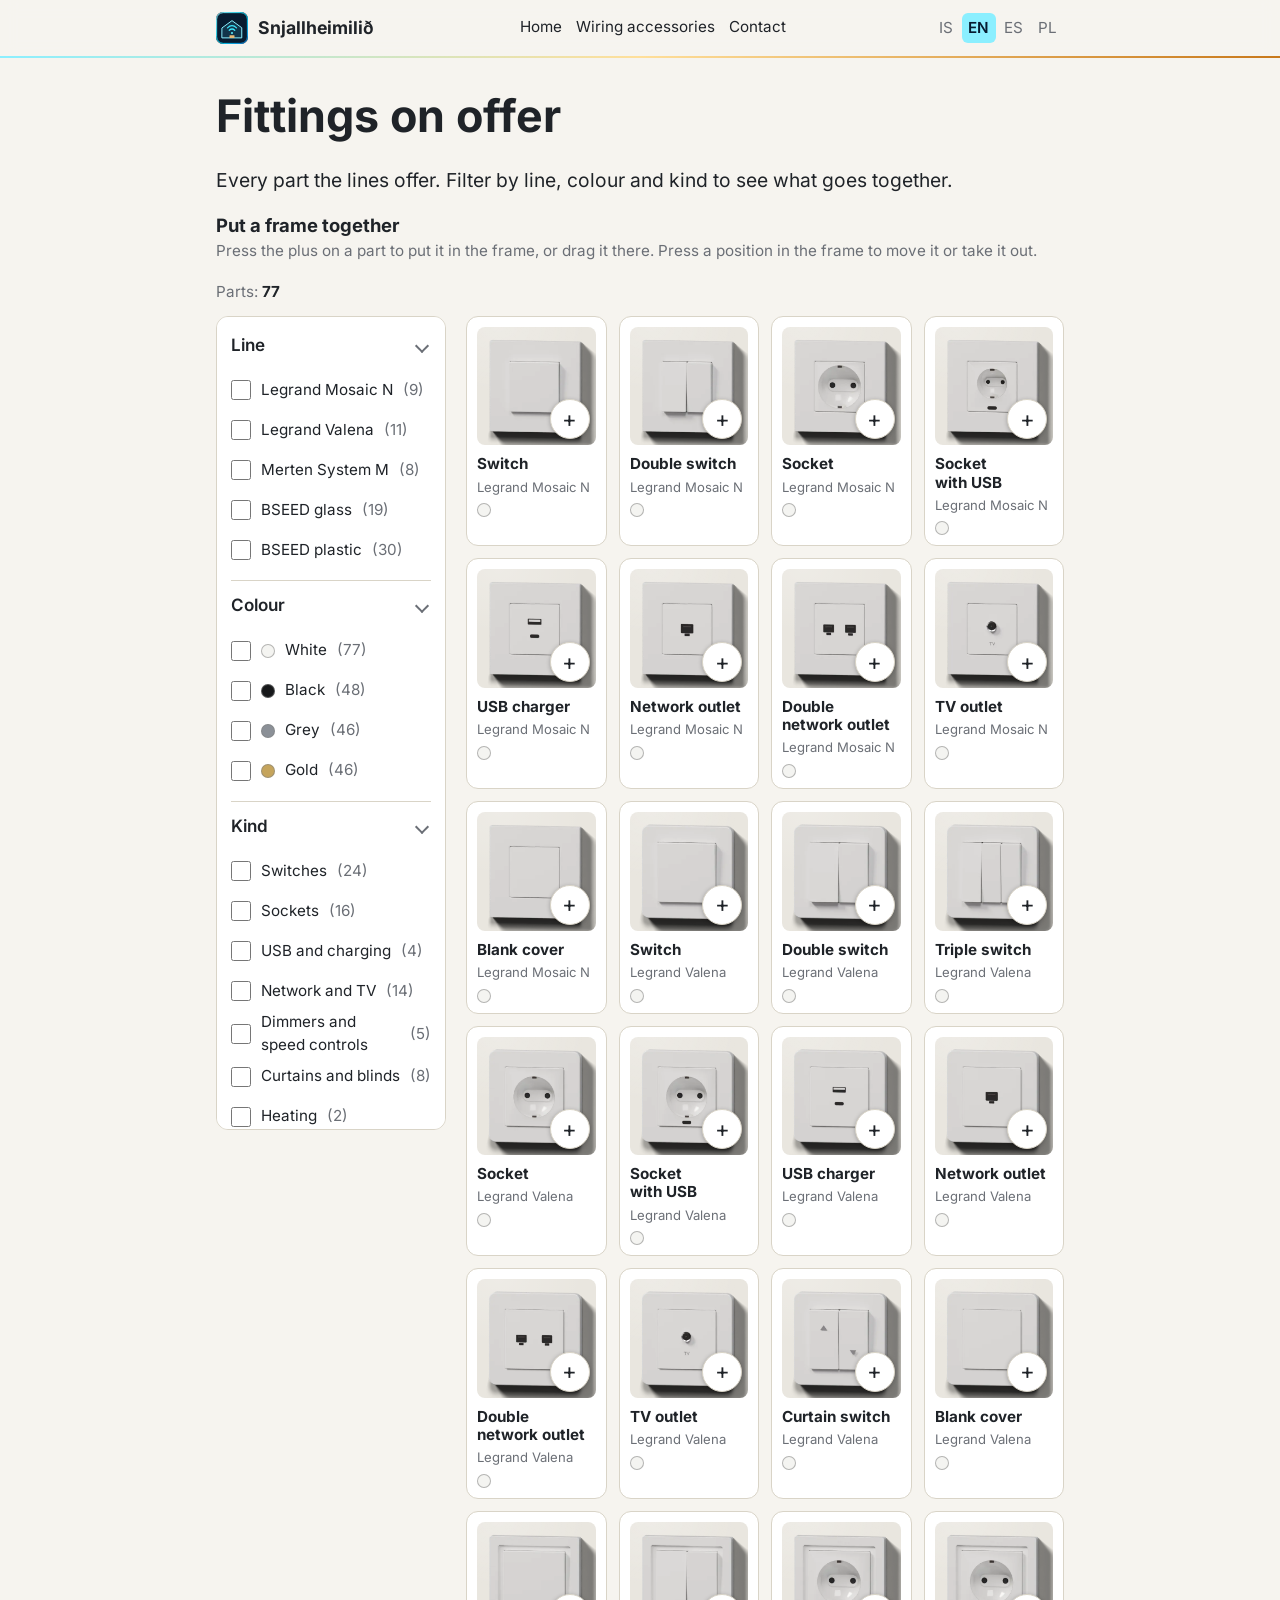
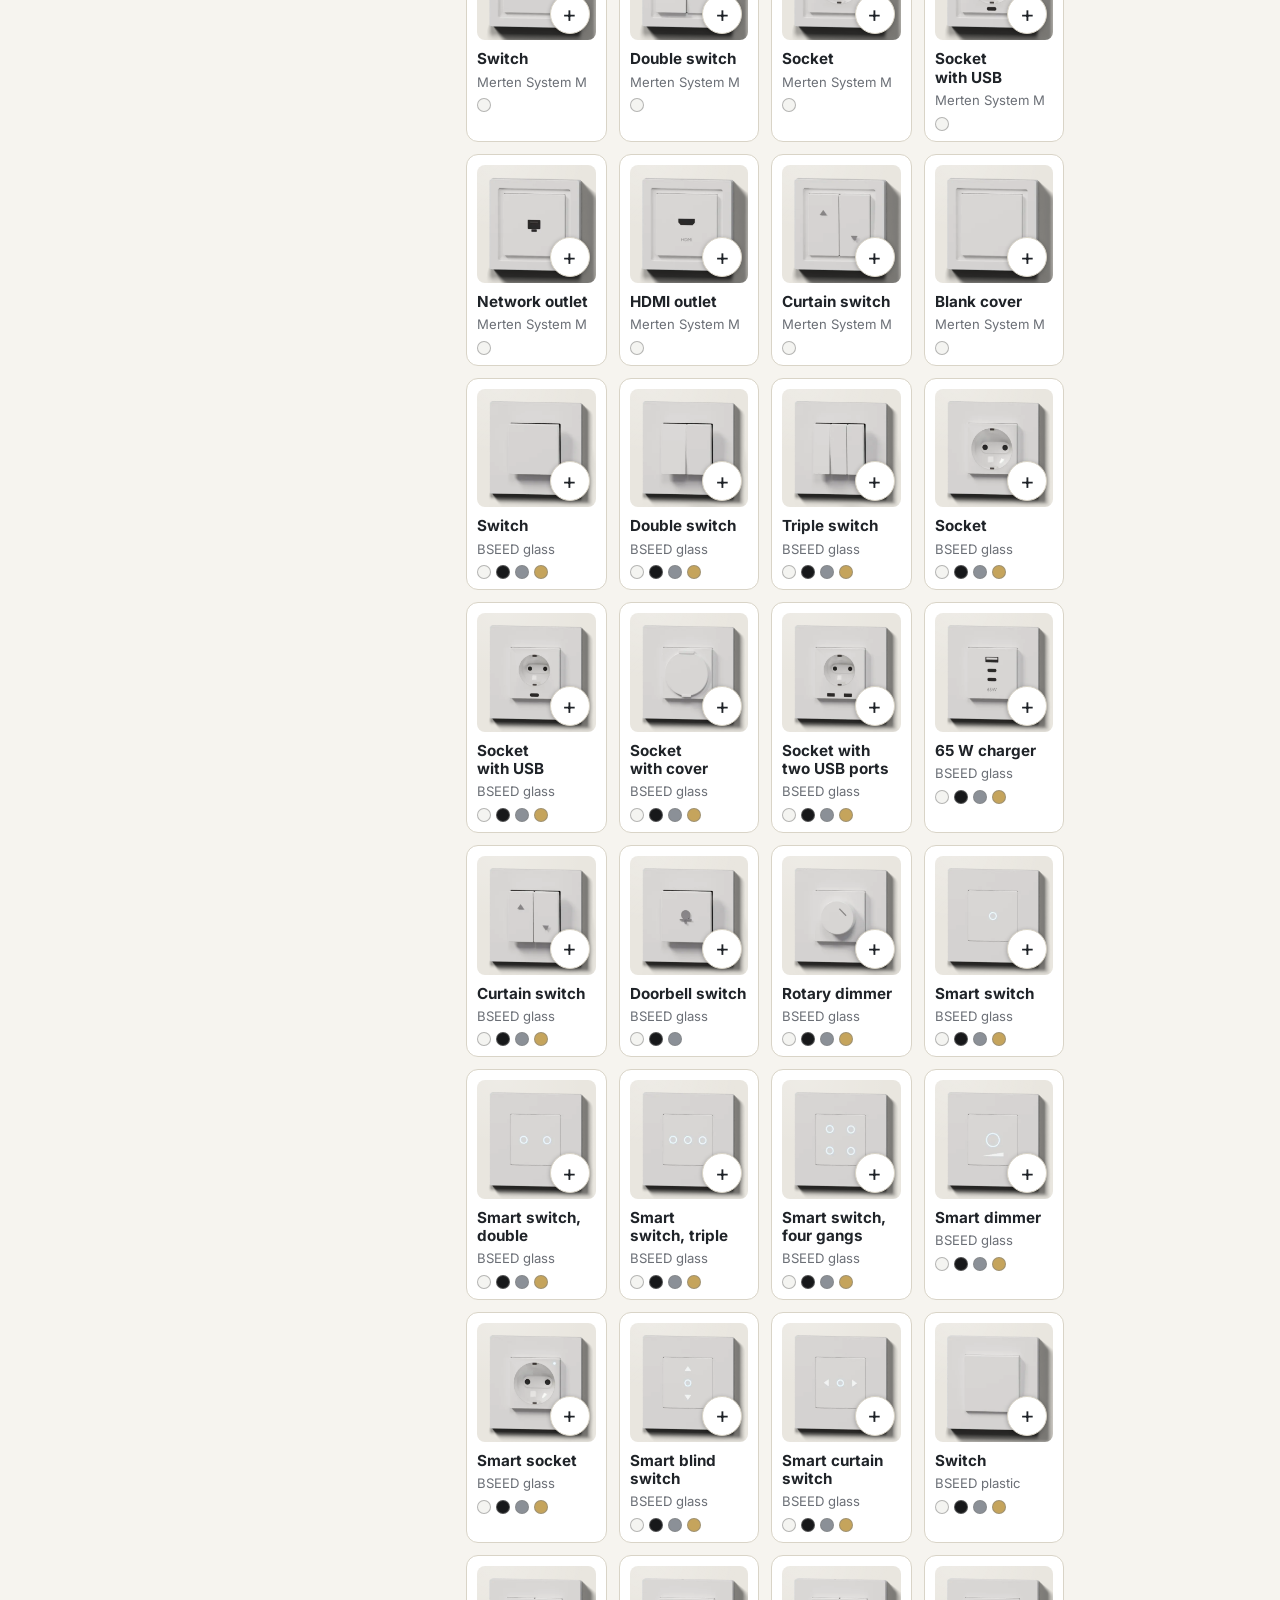
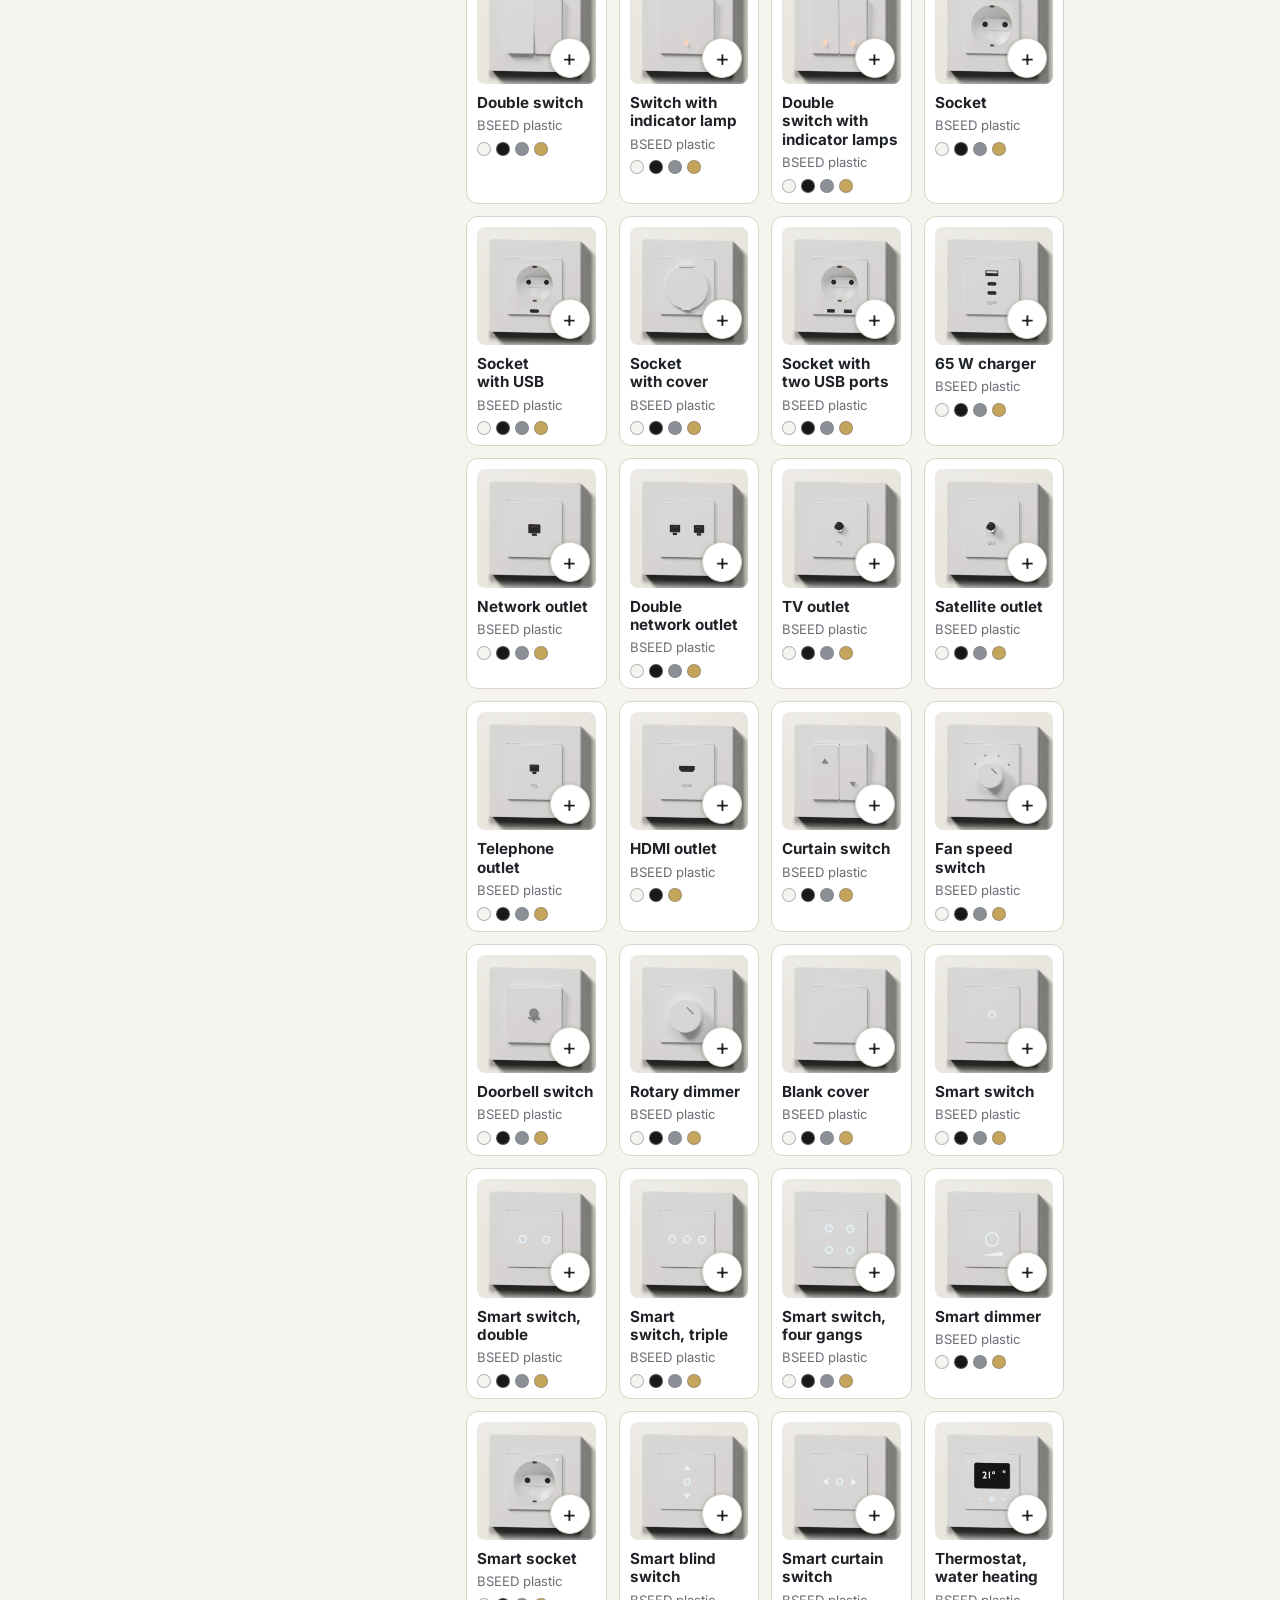
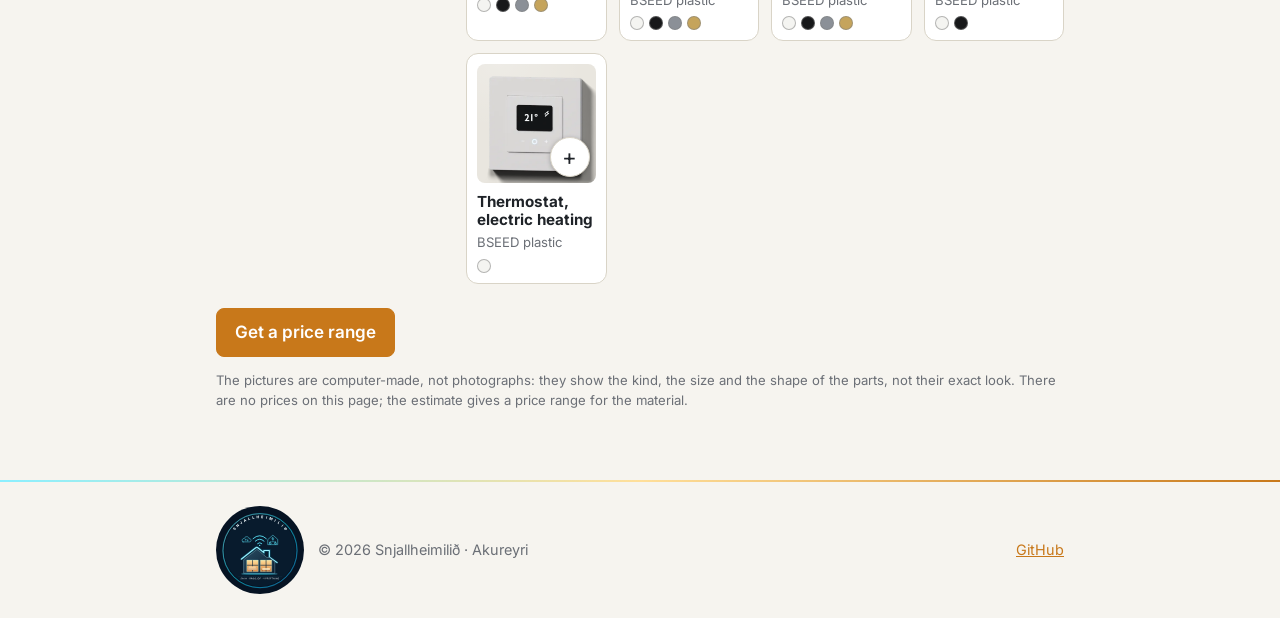
<file: en/vorur.html>
<!doctype html>
<html lang="en">
<head>
<meta charset="utf-8">
<meta http-equiv="Content-Security-Policy" content="default-src 'none'; script-src 'self' https://gc.zgo.at/count.v5.js; style-src 'self' 'unsafe-inline'; img-src 'self' https://snjallheimilid.goatcounter.com; media-src 'self'; font-src 'self'; connect-src 'self' https://formspree.io https://snjallheimilid.goatcounter.com; object-src 'none'; base-uri 'self'; form-action https://formspree.io">
<meta name="viewport" content="width=device-width, initial-scale=1, viewport-fit=cover">
<title>Products – switches, sockets and frames | Snjallheimilið</title>
<meta name="description" content="All the fittings Snjallheimilið installs: switches, sockets, dimmers and smart parts by line, colour and kind.">
<link rel="alternate" hreflang="is" href="https://snjallheimilid.is/vorur.html">
<link rel="alternate" hreflang="en" href="https://snjallheimilid.is/en/vorur.html">
<link rel="alternate" hreflang="es" href="https://snjallheimilid.is/es/vorur.html">
<link rel="alternate" hreflang="pl" href="https://snjallheimilid.is/pl/vorur.html">
<link rel="alternate" hreflang="x-default" href="https://snjallheimilid.is/vorur.html">
<link rel="icon" href="../favicon.svg" type="image/svg+xml">
<link rel="apple-touch-icon" href="../img/apple-touch-icon.png">
<link rel="preload" href="../fonts/inter.woff2" as="font" type="font/woff2" crossorigin>
<link rel="stylesheet" href="../site.css">
</head>
<body>
<!-- written by tools/products.py, do not edit by hand -->
<header class="top">
  <div class="wrap bar">
    <a class="brand" href="index.html"><img src="../favicon.svg" width="32" height="32" alt="">Snjallheimilið</a>
    <nav>
      <a href="index.html">Home</a>
      <a href="index.html#innlagnaefni">Wiring accessories</a>
      <a href="index.html#samband">Contact</a>
    </nav>
    <nav class="lang" aria-label="Language"><a href="../vorur.html" lang="is" title="Íslenska">IS</a><a href="../en/vorur.html" lang="en" title="English">EN</a><a href="../es/vorur.html" lang="es" title="Español">ES</a><a href="../pl/vorur.html" lang="pl" title="Polski">PL</a></nav>
  </div>
</header>

<main>
<section class="pv">
  <div class="wrap">
    <h1>Fittings on offer</h1>
    <p class="lede">Every part the lines offer. Filter by line, colour and kind to see what goes together.</p>
    <!-- the frame builder (vorur.js): a frame of the line and colour of its first part, drawn from the same shapes as the lines view -->
    <div class="lv pb" id="pb" data-line="" data-fit="white" hidden>
      <h2 class="pb-h">Put a frame together</h2>
      <p class="muted pb-help">Press the plus on a part to put it in the frame, or drag it there. Press a position in the frame to move it or take it out.</p>
      <div class="lv-wall pb-wall" id="pbWall"><svg width="0" height="0" style="position:absolute" aria-hidden="true"><defs><linearGradient id="lv-gloss" x1="0" y1="0" x2="1" y2="1"><stop offset="0" stop-color="#fff" stop-opacity=".38"/><stop offset=".45" stop-color="#fff" stop-opacity=".04"/><stop offset="1" stop-color="#fff" stop-opacity="0"/></linearGradient></defs></svg><div class="pb-frame" id="pbFrame"></div></div>
      <p class="pb-name" id="pbName"></p>
      <div class="pb-bar">
        <span class="pb-set"><button type="button" class="pb-b" id="pbLess" aria-label="Smaller frame" title="Smaller frame">−</button><button type="button" class="pb-b" id="pbMore" aria-label="Larger frame" title="Larger frame">+</button></span>
        <span class="pb-set" id="pbFits"><button type="button" class="pb-fit" data-fit="white" style="--c:#f4f4f1" aria-label="White" title="White" aria-pressed="false"></button><button type="button" class="pb-fit" data-fit="black" style="--c:#17181a" aria-label="Black" title="Black" aria-pressed="false"></button><button type="button" class="pb-fit" data-fit="grey" style="--c:#8b9097" aria-label="Grey" title="Grey" aria-pressed="false"></button><button type="button" class="pb-fit" data-fit="gold" style="--c:#c5a45c" aria-label="Gold" title="Gold" aria-pressed="false"></button></span>
        <span class="pb-set" id="pbSel" hidden><button type="button" class="pb-b" id="pbLeft" aria-label="Move left" title="Move left">←</button><button type="button" class="pb-b" id="pbRight" aria-label="Move right" title="Move right">→</button><button type="button" class="pb-b wide" id="pbOut">Take out</button></span>
        <button type="button" class="pb-b wide pb-reset" id="pbReset">Empty the frame</button>
      </div>
      <p class="pb-msg" id="pbMsg" role="status"></p>
      <div hidden id="pbText"><span data-t="add">Put in the frame</span><span data-t="slot">Empty position</span><span data-t="full">The largest frame of this line in this colour takes {n} positions.</span><span data-t="line">Parts of another line do not fit this frame. Empty the frame to start on another line.</span><span data-t="fit">This part is not made in the colour of the frame.</span><span data-t="s1">Single frame</span><span data-t="s2">Double frame</span><span data-t="s3">Triple frame</span><span data-t="s4">Frame of four</span><span data-t="s5">Frame of five</span></div>
      <script type="application/json" id="pbData">{"glyphs":{"sw1":"<g class=\"rock\"><rect class=\"k\" x=\"3.0\" y=\"9\" width=\"54.0\" height=\"54\" rx=\"2.5\"/><rect class=\"sh a\" x=\"3.0\" y=\"9\" width=\"54.0\" height=\"27\" rx=\"2.5\"/><rect class=\"sh b\" x=\"3.0\" y=\"36\" width=\"54.0\" height=\"27\" rx=\"2.5\"/><line class=\"i\" x1=\"26.0\" y1=\"17\" x2=\"34.0\" y2=\"17\"/><\/g>","sw2":"<g class=\"rock\"><rect class=\"k\" x=\"3.0\" y=\"9\" width=\"27.0\" height=\"54\" rx=\"2.5\"/><rect class=\"sh a\" x=\"3.0\" y=\"9\" width=\"27.0\" height=\"27\" rx=\"2.5\"/><rect class=\"sh b\" x=\"3.0\" y=\"36\" width=\"27.0\" height=\"27\" rx=\"2.5\"/><line class=\"i\" x1=\"12.5\" y1=\"17\" x2=\"20.5\" y2=\"17\"/><\/g><g class=\"rock\"><rect class=\"k\" x=\"30.0\" y=\"9\" width=\"27.0\" height=\"54\" rx=\"2.5\"/><rect class=\"sh a\" x=\"30.0\" y=\"9\" width=\"27.0\" height=\"27\" rx=\"2.5\"/><rect class=\"sh b\" x=\"30.0\" y=\"36\" width=\"27.0\" height=\"27\" rx=\"2.5\"/><line class=\"i\" x1=\"39.5\" y1=\"17\" x2=\"47.5\" y2=\"17\"/><\/g>","sw3":"<g class=\"rock\"><rect class=\"k\" x=\"3.0\" y=\"9\" width=\"18.0\" height=\"54\" rx=\"2.5\"/><rect class=\"sh a\" x=\"3.0\" y=\"9\" width=\"18.0\" height=\"27\" rx=\"2.5\"/><rect class=\"sh b\" x=\"3.0\" y=\"36\" width=\"18.0\" height=\"27\" rx=\"2.5\"/><line class=\"i\" x1=\"8.0\" y1=\"17\" x2=\"16.0\" y2=\"17\"/><\/g><g class=\"rock\"><rect class=\"k\" x=\"21.0\" y=\"9\" width=\"18.0\" height=\"54\" rx=\"2.5\"/><rect class=\"sh a\" x=\"21.0\" y=\"9\" width=\"18.0\" height=\"27\" rx=\"2.5\"/><rect class=\"sh b\" x=\"21.0\" y=\"36\" width=\"18.0\" height=\"27\" rx=\"2.5\"/><line class=\"i\" x1=\"26.0\" y1=\"17\" x2=\"34.0\" y2=\"17\"/><\/g><g class=\"rock\"><rect class=\"k\" x=\"39.0\" y=\"9\" width=\"18.0\" height=\"54\" rx=\"2.5\"/><rect class=\"sh a\" x=\"39.0\" y=\"9\" width=\"18.0\" height=\"27\" rx=\"2.5\"/><rect class=\"sh b\" x=\"39.0\" y=\"36\" width=\"18.0\" height=\"27\" rx=\"2.5\"/><line class=\"i\" x1=\"44.0\" y1=\"17\" x2=\"52.0\" y2=\"17\"/><\/g>","neon1":"<g class=\"rock\"><rect class=\"k\" x=\"3.0\" y=\"9\" width=\"54.0\" height=\"54\" rx=\"2.5\"/><rect class=\"sh a\" x=\"3.0\" y=\"9\" width=\"54.0\" height=\"27\" rx=\"2.5\"/><rect class=\"sh b\" x=\"3.0\" y=\"36\" width=\"54.0\" height=\"27\" rx=\"2.5\"/><line class=\"i\" x1=\"26.0\" y1=\"17\" x2=\"34.0\" y2=\"17\"/><circle class=\"lamp\" cx=\"30.0\" cy=\"54\" r=\"2.4\"/><\/g>","neon2":"<g class=\"rock\"><rect class=\"k\" x=\"3.0\" y=\"9\" width=\"27.0\" height=\"54\" rx=\"2.5\"/><rect class=\"sh a\" x=\"3.0\" y=\"9\" width=\"27.0\" height=\"27\" rx=\"2.5\"/><rect class=\"sh b\" x=\"3.0\" y=\"36\" width=\"27.0\" height=\"27\" rx=\"2.5\"/><line class=\"i\" x1=\"12.5\" y1=\"17\" x2=\"20.5\" y2=\"17\"/><circle class=\"lamp\" cx=\"16.5\" cy=\"54\" r=\"2.4\"/><\/g><g class=\"rock\"><rect class=\"k\" x=\"30.0\" y=\"9\" width=\"27.0\" height=\"54\" rx=\"2.5\"/><rect class=\"sh a\" x=\"30.0\" y=\"9\" width=\"27.0\" height=\"27\" rx=\"2.5\"/><rect class=\"sh b\" x=\"30.0\" y=\"36\" width=\"27.0\" height=\"27\" rx=\"2.5\"/><line class=\"i\" x1=\"39.5\" y1=\"17\" x2=\"47.5\" y2=\"17\"/><circle class=\"lamp\" cx=\"43.5\" cy=\"54\" r=\"2.4\"/><\/g>","socket":"<rect class=\"k\" x=\"3\" y=\"9\" width=\"54\" height=\"54\" rx=\"2.5\"/><circle class=\"d\" cx=\"30.0\" cy=\"36\" r=\"20\"/><circle class=\"f\" cx=\"22.0\" cy=\"36\" r=\"2.6\"/><circle class=\"f\" cx=\"38.0\" cy=\"36\" r=\"2.6\"/><rect class=\"f\" x=\"28.4\" y=\"16\" width=\"3.2\" height=\"5\" rx=\"1\"/><rect class=\"f\" x=\"28.4\" y=\"51\" width=\"3.2\" height=\"5\" rx=\"1\"/>","socket_usb":"<rect class=\"k\" x=\"3\" y=\"9\" width=\"54\" height=\"54\" rx=\"2.5\"/><circle class=\"d\" cx=\"30.0\" cy=\"31\" r=\"17\"/><circle class=\"f\" cx=\"23.2\" cy=\"31\" r=\"2.6\"/><circle class=\"f\" cx=\"36.8\" cy=\"31\" r=\"2.6\"/><rect class=\"f\" x=\"28.4\" y=\"14\" width=\"3.2\" height=\"5\" rx=\"1\"/><rect class=\"f\" x=\"28.4\" y=\"43\" width=\"3.2\" height=\"5\" rx=\"1\"/><rect class=\"d\" x=\"24.0\" y=\"53\" width=\"12\" height=\"5\" rx=\"2.5\"/>","socket_cover":"<rect class=\"k\" x=\"3\" y=\"9\" width=\"54\" height=\"54\" rx=\"2.5\"/><circle class=\"d\" cx=\"30.0\" cy=\"36\" r=\"20\"/><circle class=\"f\" cx=\"22.0\" cy=\"36\" r=\"2.6\"/><circle class=\"f\" cx=\"38.0\" cy=\"36\" r=\"2.6\"/><rect class=\"f\" x=\"28.4\" y=\"16\" width=\"3.2\" height=\"5\" rx=\"1\"/><rect class=\"f\" x=\"28.4\" y=\"51\" width=\"3.2\" height=\"5\" rx=\"1\"/><path class=\"lid\" d=\"M9.0 36a21 21 0 0 1 42 0z\"/><line class=\"i\" x1=\"9.0\" y1=\"36\" x2=\"51.0\" y2=\"36\"/>","socket_usb2":"<rect class=\"k\" x=\"3\" y=\"9\" width=\"54\" height=\"54\" rx=\"2.5\"/><circle class=\"d\" cx=\"30.0\" cy=\"31\" r=\"17\"/><circle class=\"f\" cx=\"23.2\" cy=\"31\" r=\"2.6\"/><circle class=\"f\" cx=\"36.8\" cy=\"31\" r=\"2.6\"/><rect class=\"f\" x=\"28.4\" y=\"14\" width=\"3.2\" height=\"5\" rx=\"1\"/><rect class=\"f\" x=\"28.4\" y=\"43\" width=\"3.2\" height=\"5\" rx=\"1\"/><rect class=\"d\" x=\"18.0\" y=\"53\" width=\"10\" height=\"5\" rx=\"1\"/><rect class=\"d\" x=\"32.0\" y=\"53\" width=\"10\" height=\"5\" rx=\"1\"/>","usb":"<rect class=\"k\" x=\"3\" y=\"9\" width=\"54\" height=\"54\" rx=\"2.5\"/><rect class=\"d\" x=\"22.0\" y=\"20\" width=\"16\" height=\"8\" rx=\"1.5\"/><rect class=\"d\" x=\"22.0\" y=\"34\" width=\"16\" height=\"8\" rx=\"4\"/><text class=\"f\" x=\"30.0\" y=\"57\" text-anchor=\"middle\" font-size=\"8\" font-weight=\"700\">USB<\/text>","charger65":"<rect class=\"k\" x=\"3\" y=\"9\" width=\"54\" height=\"54\" rx=\"2.5\"/><rect class=\"d\" x=\"22.0\" y=\"14\" width=\"16\" height=\"7\" rx=\"1.5\"/><rect class=\"d\" x=\"22.0\" y=\"25\" width=\"16\" height=\"7\" rx=\"3.5\"/><rect class=\"d\" x=\"22.0\" y=\"36\" width=\"16\" height=\"7\" rx=\"3.5\"/><text class=\"f\" x=\"30.0\" y=\"57\" text-anchor=\"middle\" font-size=\"8\" font-weight=\"700\">65W<\/text>","net":"<rect class=\"k\" x=\"3\" y=\"9\" width=\"54\" height=\"54\" rx=\"2.5\"/><path class=\"d\" d=\"M21.0 27h18v13h-4.5v4h-9v-4h-4.5z\"/><line class=\"i\" x1=\"25.5\" y1=\"27\" x2=\"25.5\" y2=\"32\"/><line class=\"i\" x1=\"30.0\" y1=\"27\" x2=\"30.0\" y2=\"32\"/><line class=\"i\" x1=\"34.5\" y1=\"27\" x2=\"34.5\" y2=\"32\"/>","net2":"<rect class=\"k\" x=\"3\" y=\"9\" width=\"54\" height=\"54\" rx=\"2.5\"/><path class=\"d\" d=\"M11.0 27h14v13h-3.5v4h-7v-4h-3.5z\"/><line class=\"i\" x1=\"14.5\" y1=\"27\" x2=\"14.5\" y2=\"32\"/><line class=\"i\" x1=\"18.0\" y1=\"27\" x2=\"18.0\" y2=\"32\"/><line class=\"i\" x1=\"21.5\" y1=\"27\" x2=\"21.5\" y2=\"32\"/><path class=\"d\" d=\"M35.0 27h14v13h-3.5v4h-7v-4h-3.5z\"/><line class=\"i\" x1=\"38.5\" y1=\"27\" x2=\"38.5\" y2=\"32\"/><line class=\"i\" x1=\"42.0\" y1=\"27\" x2=\"42.0\" y2=\"32\"/><line class=\"i\" x1=\"45.5\" y1=\"27\" x2=\"45.5\" y2=\"32\"/>","tv":"<rect class=\"k\" x=\"3\" y=\"9\" width=\"54\" height=\"54\" rx=\"2.5\"/><circle class=\"d\" cx=\"30.0\" cy=\"31\" r=\"9\"/><circle class=\"f\" cx=\"30.0\" cy=\"31\" r=\"2.6\"/><text class=\"f\" x=\"30.0\" y=\"57\" text-anchor=\"middle\" font-size=\"8\" font-weight=\"700\">TV<\/text>","sat":"<rect class=\"k\" x=\"3\" y=\"9\" width=\"54\" height=\"54\" rx=\"2.5\"/><circle class=\"d\" cx=\"30.0\" cy=\"31\" r=\"9\"/><circle class=\"f\" cx=\"30.0\" cy=\"31\" r=\"2.6\"/><circle class=\"i\" cx=\"30.0\" cy=\"31\" r=\"5.5\"/><text class=\"f\" x=\"30.0\" y=\"57\" text-anchor=\"middle\" font-size=\"8\" font-weight=\"700\">SAT<\/text>","tel":"<rect class=\"k\" x=\"3\" y=\"9\" width=\"54\" height=\"54\" rx=\"2.5\"/><path class=\"d\" d=\"M22.0 22h16v12h-4.5v5h-7v-5h-4.5z\"/><text class=\"f\" x=\"30.0\" y=\"57\" text-anchor=\"middle\" font-size=\"8\" font-weight=\"700\">TEL<\/text>","hdmi":"<rect class=\"k\" x=\"3\" y=\"9\" width=\"54\" height=\"54\" rx=\"2.5\"/><path class=\"d\" d=\"M18.0 24h24v8l-4 6h-16l-4-6z\"/><text class=\"f\" x=\"30.0\" y=\"57\" text-anchor=\"middle\" font-size=\"7\" font-weight=\"700\">HDMI<\/text>","blind":"<g class=\"rock\"><rect class=\"k\" x=\"3.0\" y=\"9\" width=\"27.0\" height=\"54\" rx=\"2.5\"/><rect class=\"sh a\" x=\"3.0\" y=\"9\" width=\"27.0\" height=\"27\" rx=\"2.5\"/><rect class=\"sh b\" x=\"3.0\" y=\"36\" width=\"27.0\" height=\"27\" rx=\"2.5\"/><path class=\"f\" d=\"M11.5 33l5 -7l5 7z\"/><\/g><g class=\"rock\"><rect class=\"k\" x=\"30.0\" y=\"9\" width=\"27.0\" height=\"54\" rx=\"2.5\"/><rect class=\"sh a\" x=\"30.0\" y=\"9\" width=\"27.0\" height=\"27\" rx=\"2.5\"/><rect class=\"sh b\" x=\"30.0\" y=\"36\" width=\"27.0\" height=\"27\" rx=\"2.5\"/><path class=\"f\" d=\"M38.5 39l5 7l5 -7z\"/><\/g>","fan":"<rect class=\"k\" x=\"3\" y=\"9\" width=\"54\" height=\"54\" rx=\"2.5\"/><circle class=\"d\" cx=\"30.0\" cy=\"38\" r=\"14\"/><line class=\"knob\" x1=\"30.0\" y1=\"38\" x2=\"37.0\" y2=\"28\"/><circle class=\"f\" cx=\"13.0\" cy=\"30\" r=\"1.4\"/><circle class=\"f\" cx=\"21.0\" cy=\"18\" r=\"1.4\"/><circle class=\"f\" cx=\"39.0\" cy=\"18\" r=\"1.4\"/><circle class=\"f\" cx=\"47.0\" cy=\"30\" r=\"1.4\"/>","bell":"<g class=\"rock\"><rect class=\"k\" x=\"3\" y=\"9\" width=\"54\" height=\"54\" rx=\"2.5\"/><rect class=\"sh a\" x=\"3\" y=\"9\" width=\"54\" height=\"27\" rx=\"2.5\"/><rect class=\"sh b\" x=\"3\" y=\"36\" width=\"54\" height=\"27\" rx=\"2.5\"/><path class=\"f\" d=\"M21.0 42c3-3 3-6 3-10a6 6 0 0 1 12 0c0 4 0 7 3 10z\"/><circle class=\"f\" cx=\"30.0\" cy=\"46\" r=\"2\"/><\/g>","dimmer":"<rect class=\"k\" x=\"3\" y=\"9\" width=\"54\" height=\"54\" rx=\"2.5\"/><circle class=\"d\" cx=\"30.0\" cy=\"36\" r=\"17\"/><circle class=\"k\" cx=\"30.0\" cy=\"36\" r=\"12\"/><line class=\"knob\" x1=\"30.0\" y1=\"36\" x2=\"36.0\" y2=\"27\"/>","blank":"<rect class=\"k\" x=\"3\" y=\"9\" width=\"54\" height=\"54\" rx=\"2.5\"/>","touch1":"<rect class=\"k\" x=\"3\" y=\"9\" width=\"54\" height=\"54\" rx=\"2.5\"/><g class=\"rock\"><rect class=\"hit\" x=\"19.0\" y=\"25\" width=\"22\" height=\"22\"/><circle class=\"led\" cx=\"30.0\" cy=\"36\" r=\"5.5\"/><\/g>","touch2":"<rect class=\"k\" x=\"3\" y=\"9\" width=\"54\" height=\"54\" rx=\"2.5\"/><g class=\"rock\"><rect class=\"hit\" x=\"7.0\" y=\"25\" width=\"22\" height=\"22\"/><circle class=\"led\" cx=\"18.0\" cy=\"36\" r=\"5.5\"/><\/g><g class=\"rock\"><rect class=\"hit\" x=\"31.0\" y=\"25\" width=\"22\" height=\"22\"/><circle class=\"led\" cx=\"42.0\" cy=\"36\" r=\"5.5\"/><\/g>","touch3":"<rect class=\"k\" x=\"3\" y=\"9\" width=\"54\" height=\"54\" rx=\"2.5\"/><g class=\"rock\"><rect class=\"hit\" x=\"4.0\" y=\"25\" width=\"22\" height=\"22\"/><circle class=\"led\" cx=\"15.0\" cy=\"36\" r=\"5.5\"/><\/g><g class=\"rock\"><rect class=\"hit\" x=\"19.0\" y=\"25\" width=\"22\" height=\"22\"/><circle class=\"led\" cx=\"30.0\" cy=\"36\" r=\"5.5\"/><\/g><g class=\"rock\"><rect class=\"hit\" x=\"34.0\" y=\"25\" width=\"22\" height=\"22\"/><circle class=\"led\" cx=\"45.0\" cy=\"36\" r=\"5.5\"/><\/g>","touch4":"<rect class=\"k\" x=\"3\" y=\"9\" width=\"54\" height=\"54\" rx=\"2.5\"/><g class=\"rock\"><rect class=\"hit\" x=\"7.0\" y=\"13\" width=\"22\" height=\"22\"/><circle class=\"led\" cx=\"18.0\" cy=\"24\" r=\"5.5\"/><\/g><g class=\"rock\"><rect class=\"hit\" x=\"31.0\" y=\"13\" width=\"22\" height=\"22\"/><circle class=\"led\" cx=\"42.0\" cy=\"24\" r=\"5.5\"/><\/g><g class=\"rock\"><rect class=\"hit\" x=\"7.0\" y=\"37\" width=\"22\" height=\"22\"/><circle class=\"led\" cx=\"18.0\" cy=\"48\" r=\"5.5\"/><\/g><g class=\"rock\"><rect class=\"hit\" x=\"31.0\" y=\"37\" width=\"22\" height=\"22\"/><circle class=\"led\" cx=\"42.0\" cy=\"48\" r=\"5.5\"/><\/g>","tdim":"<rect class=\"k\" x=\"3\" y=\"9\" width=\"54\" height=\"54\" rx=\"2.5\"/><g class=\"rock\"><rect class=\"hit\" x=\"16.0\" y=\"22\" width=\"28\" height=\"28\"/><circle class=\"led\" cx=\"30.0\" cy=\"36\" r=\"9\"/><\/g><path class=\"i\" d=\"M14.0 56h32\"/><path class=\"f\" d=\"M14.0 56l32 -5v5z\"/>","ssocket":"<rect class=\"k\" x=\"3\" y=\"9\" width=\"54\" height=\"54\" rx=\"2.5\"/><circle class=\"d\" cx=\"30.0\" cy=\"36\" r=\"20\"/><circle class=\"f\" cx=\"22.0\" cy=\"36\" r=\"2.6\"/><circle class=\"f\" cx=\"38.0\" cy=\"36\" r=\"2.6\"/><rect class=\"f\" x=\"28.4\" y=\"16\" width=\"3.2\" height=\"5\" rx=\"1\"/><rect class=\"f\" x=\"28.4\" y=\"51\" width=\"3.2\" height=\"5\" rx=\"1\"/><circle class=\"led on\" cx=\"49\" cy=\"16\" r=\"2.6\"/>","sblind":"<rect class=\"k\" x=\"3\" y=\"9\" width=\"54\" height=\"54\" rx=\"2.5\"/><path class=\"f\" d=\"M25.0 26l5-7l5 7z\"/><path class=\"f\" d=\"M25.0 46l5 7l5-7z\"/><g class=\"rock\"><rect class=\"hit\" x=\"22.0\" y=\"28\" width=\"16\" height=\"16\"/><circle class=\"led\" cx=\"30.0\" cy=\"36\" r=\"4\"/><\/g>","scurtain":"<rect class=\"k\" x=\"3\" y=\"9\" width=\"54\" height=\"54\" rx=\"2.5\"/><path class=\"f\" d=\"M21.0 36l7-5v10z\"/><path class=\"f\" d=\"M39.0 36l-7-5v10z\"/><g class=\"rock\"><rect class=\"hit\" x=\"22.0\" y=\"46\" width=\"16\" height=\"12\"/><circle class=\"led\" cx=\"30.0\" cy=\"52\" r=\"3.5\"/><\/g>","heatw":"<rect class=\"k\" x=\"3\" y=\"9\" width=\"54\" height=\"54\" rx=\"2.5\"/><rect class=\"d\" x=\"13.0\" y=\"15\" width=\"34\" height=\"26\" rx=\"3\"/><text class=\"f\" x=\"30.0\" y=\"34\" text-anchor=\"middle\" font-size=\"14\" font-weight=\"700\">21°<\/text><path class=\"i\" d=\"M21.0 55q4.5-4 9 0t9 0\"/>","heate":"<rect class=\"k\" x=\"3\" y=\"9\" width=\"54\" height=\"54\" rx=\"2.5\"/><rect class=\"d\" x=\"13.0\" y=\"15\" width=\"34\" height=\"26\" rx=\"3\"/><text class=\"f\" x=\"30.0\" y=\"34\" text-anchor=\"middle\" font-size=\"14\" font-weight=\"700\">21°<\/text><path class=\"i\" d=\"M21.0 56l4.5-3l4.5 3l4.5-3l4.5 3\"/>"},"sizes":{"mosaic":{"white":[1,2,3,4]},"valena":{"white":[1,2,3,4,5]},"merten":{"white":[1,2,3,4,5]},"bseed_glass":{"white":[1,2,3,4,5],"black":[1,2,3,4,5],"grey":[1,2,3,4,5],"gold":[1,2,3,4,5]},"bseed_plastic":{"white":[1,2,3,4],"black":[1,2,3,4],"grey":[1,2,3,4],"gold":[1,2,3,4]}}}</script>
    </div>
    <div class="pv-head"><button type="button" class="btn pv-toggle" id="pvToggle" aria-expanded="false" aria-controls="pvFilters">Filters<span id="pvOn"></span></button><p class="pv-count">Parts: <b id="pvCount">77</b></p><button type="button" class="btn pv-clear" id="pvClear" hidden>Clear filters</button></div>
    <div class="pv-body">
    <form class="pv-filters" id="pvFilters">
      <details class="pv-group" data-group="line" open><summary>Line</summary><div class="pv-opts"><label><input type="checkbox" name="line" value="mosaic"><span>Legrand Mosaic N</span> <span class="pv-n" data-n>(9)</span></label><label><input type="checkbox" name="line" value="valena"><span>Legrand Valena</span> <span class="pv-n" data-n>(11)</span></label><label><input type="checkbox" name="line" value="merten"><span>Merten System M</span> <span class="pv-n" data-n>(8)</span></label><label><input type="checkbox" name="line" value="bseed_glass"><span>BSEED glass</span> <span class="pv-n" data-n>(19)</span></label><label><input type="checkbox" name="line" value="bseed_plastic"><span>BSEED plastic</span> <span class="pv-n" data-n>(30)</span></label></div></details>
      <details class="pv-group" data-group="fit" open><summary>Colour</summary><div class="pv-opts"><label><input type="checkbox" name="fit" value="white"><span class="pv-dot" style="--c:#f4f4f1"></span><span>White</span> <span class="pv-n" data-n>(77)</span></label><label><input type="checkbox" name="fit" value="black"><span class="pv-dot" style="--c:#17181a"></span><span>Black</span> <span class="pv-n" data-n>(48)</span></label><label><input type="checkbox" name="fit" value="grey"><span class="pv-dot" style="--c:#8b9097"></span><span>Grey</span> <span class="pv-n" data-n>(46)</span></label><label><input type="checkbox" name="fit" value="gold"><span class="pv-dot" style="--c:#c5a45c"></span><span>Gold</span> <span class="pv-n" data-n>(46)</span></label></div></details>
      <details class="pv-group" data-group="cat" open><summary>Kind</summary><div class="pv-opts"><label><input type="checkbox" name="cat" value="rofar"><span>Switches</span> <span class="pv-n" data-n>(24)</span></label><label><input type="checkbox" name="cat" value="tenglar"><span>Sockets</span> <span class="pv-n" data-n>(16)</span></label><label><input type="checkbox" name="cat" value="hledsla"><span>USB and charging</span> <span class="pv-n" data-n>(4)</span></label><label><input type="checkbox" name="cat" value="net"><span>Network and TV</span> <span class="pv-n" data-n>(14)</span></label><label><input type="checkbox" name="cat" value="dimmerar"><span>Dimmers and speed controls</span> <span class="pv-n" data-n>(5)</span></label><label><input type="checkbox" name="cat" value="tjold"><span>Curtains and blinds</span> <span class="pv-n" data-n>(8)</span></label><label><input type="checkbox" name="cat" value="hiti"><span>Heating</span> <span class="pv-n" data-n>(2)</span></label><label><input type="checkbox" name="cat" value="annad"><span>Other</span> <span class="pv-n" data-n>(4)</span></label></div></details>
      <details class="pv-group" data-group="smart"><summary>Smart or plain</summary><div class="pv-opts"><label><input type="checkbox" name="smart" value="1"><span>Smart parts</span> <span class="pv-n" data-n>(18)</span></label><label><input type="checkbox" name="smart" value="0"><span>Plain parts</span> <span class="pv-n" data-n>(59)</span></label></div></details>
    </form>
    <ul class="pv-grid" id="pvGrid">
      <li class="pv-card" data-line="mosaic" data-cat="rofar" data-smart="0" data-fits="white"><div class="pv-pic"><img src="../img/lines3d/mosaic-white-sw1.webp" data-file="sw1" width="424" height="424" alt="" loading="lazy" decoding="async"></div><h3>Switch</h3><p class="pv-line">Legrand Mosaic N</p><p class="pv-dots"><span class="pv-dot" style="--c:#f4f4f1" role="img" aria-label="White" title="White"></span></p></li>
      <li class="pv-card" data-line="mosaic" data-cat="rofar" data-smart="0" data-fits="white"><div class="pv-pic"><img src="../img/lines3d/mosaic-white-sw2.webp" data-file="sw2" width="424" height="424" alt="" loading="lazy" decoding="async"></div><h3>Double switch</h3><p class="pv-line">Legrand Mosaic N</p><p class="pv-dots"><span class="pv-dot" style="--c:#f4f4f1" role="img" aria-label="White" title="White"></span></p></li>
      <li class="pv-card" data-line="mosaic" data-cat="tenglar" data-smart="0" data-fits="white"><div class="pv-pic"><img src="../img/lines3d/mosaic-white-socket.webp" data-file="socket" width="424" height="424" alt="" loading="lazy" decoding="async"></div><h3>Socket</h3><p class="pv-line">Legrand Mosaic N</p><p class="pv-dots"><span class="pv-dot" style="--c:#f4f4f1" role="img" aria-label="White" title="White"></span></p></li>
      <li class="pv-card" data-line="mosaic" data-cat="tenglar" data-smart="0" data-fits="white"><div class="pv-pic"><img src="../img/lines3d/mosaic-white-socket_usb.webp" data-file="socket_usb" width="424" height="424" alt="" loading="lazy" decoding="async"></div><h3>Socket with USB</h3><p class="pv-line">Legrand Mosaic N</p><p class="pv-dots"><span class="pv-dot" style="--c:#f4f4f1" role="img" aria-label="White" title="White"></span></p></li>
      <li class="pv-card" data-line="mosaic" data-cat="hledsla" data-smart="0" data-fits="white"><div class="pv-pic"><img src="../img/lines3d/mosaic-white-usb.webp" data-file="usb" width="424" height="424" alt="" loading="lazy" decoding="async"></div><h3>USB charger</h3><p class="pv-line">Legrand Mosaic N</p><p class="pv-dots"><span class="pv-dot" style="--c:#f4f4f1" role="img" aria-label="White" title="White"></span></p></li>
      <li class="pv-card" data-line="mosaic" data-cat="net" data-smart="0" data-fits="white"><div class="pv-pic"><img src="../img/lines3d/mosaic-white-net.webp" data-file="net" width="424" height="424" alt="" loading="lazy" decoding="async"></div><h3>Network outlet</h3><p class="pv-line">Legrand Mosaic N</p><p class="pv-dots"><span class="pv-dot" style="--c:#f4f4f1" role="img" aria-label="White" title="White"></span></p></li>
      <li class="pv-card" data-line="mosaic" data-cat="net" data-smart="0" data-fits="white"><div class="pv-pic"><img src="../img/lines3d/mosaic-white-net2.webp" data-file="net2" width="424" height="424" alt="" loading="lazy" decoding="async"></div><h3>Double network outlet</h3><p class="pv-line">Legrand Mosaic N</p><p class="pv-dots"><span class="pv-dot" style="--c:#f4f4f1" role="img" aria-label="White" title="White"></span></p></li>
      <li class="pv-card" data-line="mosaic" data-cat="net" data-smart="0" data-fits="white"><div class="pv-pic"><img src="../img/lines3d/mosaic-white-tv.webp" data-file="tv" width="424" height="424" alt="" loading="lazy" decoding="async"></div><h3>TV outlet</h3><p class="pv-line">Legrand Mosaic N</p><p class="pv-dots"><span class="pv-dot" style="--c:#f4f4f1" role="img" aria-label="White" title="White"></span></p></li>
      <li class="pv-card" data-line="mosaic" data-cat="annad" data-smart="0" data-fits="white"><div class="pv-pic"><img src="../img/lines3d/mosaic-white-blank.webp" data-file="blank" width="424" height="424" alt="" loading="lazy" decoding="async"></div><h3>Blank cover</h3><p class="pv-line">Legrand Mosaic N</p><p class="pv-dots"><span class="pv-dot" style="--c:#f4f4f1" role="img" aria-label="White" title="White"></span></p></li>
      <li class="pv-card" data-line="valena" data-cat="rofar" data-smart="0" data-fits="white"><div class="pv-pic"><img src="../img/lines3d/valena-white-sw1.webp" data-file="sw1" width="440" height="440" alt="" loading="lazy" decoding="async"></div><h3>Switch</h3><p class="pv-line">Legrand Valena</p><p class="pv-dots"><span class="pv-dot" style="--c:#f4f4f1" role="img" aria-label="White" title="White"></span></p></li>
      <li class="pv-card" data-line="valena" data-cat="rofar" data-smart="0" data-fits="white"><div class="pv-pic"><img src="../img/lines3d/valena-white-sw2.webp" data-file="sw2" width="440" height="440" alt="" loading="lazy" decoding="async"></div><h3>Double switch</h3><p class="pv-line">Legrand Valena</p><p class="pv-dots"><span class="pv-dot" style="--c:#f4f4f1" role="img" aria-label="White" title="White"></span></p></li>
      <li class="pv-card" data-line="valena" data-cat="rofar" data-smart="0" data-fits="white"><div class="pv-pic"><img src="../img/lines3d/valena-white-sw3.webp" data-file="sw3" width="440" height="440" alt="" loading="lazy" decoding="async"></div><h3>Triple switch</h3><p class="pv-line">Legrand Valena</p><p class="pv-dots"><span class="pv-dot" style="--c:#f4f4f1" role="img" aria-label="White" title="White"></span></p></li>
      <li class="pv-card" data-line="valena" data-cat="tenglar" data-smart="0" data-fits="white"><div class="pv-pic"><img src="../img/lines3d/valena-white-socket.webp" data-file="socket" width="440" height="440" alt="" loading="lazy" decoding="async"></div><h3>Socket</h3><p class="pv-line">Legrand Valena</p><p class="pv-dots"><span class="pv-dot" style="--c:#f4f4f1" role="img" aria-label="White" title="White"></span></p></li>
      <li class="pv-card" data-line="valena" data-cat="tenglar" data-smart="0" data-fits="white"><div class="pv-pic"><img src="../img/lines3d/valena-white-socket_usb.webp" data-file="socket_usb" width="440" height="440" alt="" loading="lazy" decoding="async"></div><h3>Socket with USB</h3><p class="pv-line">Legrand Valena</p><p class="pv-dots"><span class="pv-dot" style="--c:#f4f4f1" role="img" aria-label="White" title="White"></span></p></li>
      <li class="pv-card" data-line="valena" data-cat="hledsla" data-smart="0" data-fits="white"><div class="pv-pic"><img src="../img/lines3d/valena-white-usb.webp" data-file="usb" width="440" height="440" alt="" loading="lazy" decoding="async"></div><h3>USB charger</h3><p class="pv-line">Legrand Valena</p><p class="pv-dots"><span class="pv-dot" style="--c:#f4f4f1" role="img" aria-label="White" title="White"></span></p></li>
      <li class="pv-card" data-line="valena" data-cat="net" data-smart="0" data-fits="white"><div class="pv-pic"><img src="../img/lines3d/valena-white-net.webp" data-file="net" width="440" height="440" alt="" loading="lazy" decoding="async"></div><h3>Network outlet</h3><p class="pv-line">Legrand Valena</p><p class="pv-dots"><span class="pv-dot" style="--c:#f4f4f1" role="img" aria-label="White" title="White"></span></p></li>
      <li class="pv-card" data-line="valena" data-cat="net" data-smart="0" data-fits="white"><div class="pv-pic"><img src="../img/lines3d/valena-white-net2.webp" data-file="net2" width="440" height="440" alt="" loading="lazy" decoding="async"></div><h3>Double network outlet</h3><p class="pv-line">Legrand Valena</p><p class="pv-dots"><span class="pv-dot" style="--c:#f4f4f1" role="img" aria-label="White" title="White"></span></p></li>
      <li class="pv-card" data-line="valena" data-cat="net" data-smart="0" data-fits="white"><div class="pv-pic"><img src="../img/lines3d/valena-white-tv.webp" data-file="tv" width="440" height="440" alt="" loading="lazy" decoding="async"></div><h3>TV outlet</h3><p class="pv-line">Legrand Valena</p><p class="pv-dots"><span class="pv-dot" style="--c:#f4f4f1" role="img" aria-label="White" title="White"></span></p></li>
      <li class="pv-card" data-line="valena" data-cat="tjold" data-smart="0" data-fits="white"><div class="pv-pic"><img src="../img/lines3d/valena-white-blind.webp" data-file="blind" width="440" height="440" alt="" loading="lazy" decoding="async"></div><h3>Curtain switch</h3><p class="pv-line">Legrand Valena</p><p class="pv-dots"><span class="pv-dot" style="--c:#f4f4f1" role="img" aria-label="White" title="White"></span></p></li>
      <li class="pv-card" data-line="valena" data-cat="annad" data-smart="0" data-fits="white"><div class="pv-pic"><img src="../img/lines3d/valena-white-blank.webp" data-file="blank" width="440" height="440" alt="" loading="lazy" decoding="async"></div><h3>Blank cover</h3><p class="pv-line">Legrand Valena</p><p class="pv-dots"><span class="pv-dot" style="--c:#f4f4f1" role="img" aria-label="White" title="White"></span></p></li>
      <li class="pv-card" data-line="merten" data-cat="rofar" data-smart="0" data-fits="white"><div class="pv-pic"><img src="../img/lines3d/merten-white-sw1.webp" data-file="sw1" width="418" height="418" alt="" loading="lazy" decoding="async"></div><h3>Switch</h3><p class="pv-line">Merten System M</p><p class="pv-dots"><span class="pv-dot" style="--c:#f4f4f1" role="img" aria-label="White" title="White"></span></p></li>
      <li class="pv-card" data-line="merten" data-cat="rofar" data-smart="0" data-fits="white"><div class="pv-pic"><img src="../img/lines3d/merten-white-sw2.webp" data-file="sw2" width="418" height="418" alt="" loading="lazy" decoding="async"></div><h3>Double switch</h3><p class="pv-line">Merten System M</p><p class="pv-dots"><span class="pv-dot" style="--c:#f4f4f1" role="img" aria-label="White" title="White"></span></p></li>
      <li class="pv-card" data-line="merten" data-cat="tenglar" data-smart="0" data-fits="white"><div class="pv-pic"><img src="../img/lines3d/merten-white-socket.webp" data-file="socket" width="418" height="418" alt="" loading="lazy" decoding="async"></div><h3>Socket</h3><p class="pv-line">Merten System M</p><p class="pv-dots"><span class="pv-dot" style="--c:#f4f4f1" role="img" aria-label="White" title="White"></span></p></li>
      <li class="pv-card" data-line="merten" data-cat="tenglar" data-smart="0" data-fits="white"><div class="pv-pic"><img src="../img/lines3d/merten-white-socket_usb.webp" data-file="socket_usb" width="418" height="418" alt="" loading="lazy" decoding="async"></div><h3>Socket with USB</h3><p class="pv-line">Merten System M</p><p class="pv-dots"><span class="pv-dot" style="--c:#f4f4f1" role="img" aria-label="White" title="White"></span></p></li>
      <li class="pv-card" data-line="merten" data-cat="net" data-smart="0" data-fits="white"><div class="pv-pic"><img src="../img/lines3d/merten-white-net.webp" data-file="net" width="418" height="418" alt="" loading="lazy" decoding="async"></div><h3>Network outlet</h3><p class="pv-line">Merten System M</p><p class="pv-dots"><span class="pv-dot" style="--c:#f4f4f1" role="img" aria-label="White" title="White"></span></p></li>
      <li class="pv-card" data-line="merten" data-cat="net" data-smart="0" data-fits="white"><div class="pv-pic"><img src="../img/lines3d/merten-white-hdmi.webp" data-file="hdmi" width="418" height="418" alt="" loading="lazy" decoding="async"></div><h3>HDMI outlet</h3><p class="pv-line">Merten System M</p><p class="pv-dots"><span class="pv-dot" style="--c:#f4f4f1" role="img" aria-label="White" title="White"></span></p></li>
      <li class="pv-card" data-line="merten" data-cat="tjold" data-smart="0" data-fits="white"><div class="pv-pic"><img src="../img/lines3d/merten-white-blind.webp" data-file="blind" width="418" height="418" alt="" loading="lazy" decoding="async"></div><h3>Curtain switch</h3><p class="pv-line">Merten System M</p><p class="pv-dots"><span class="pv-dot" style="--c:#f4f4f1" role="img" aria-label="White" title="White"></span></p></li>
      <li class="pv-card" data-line="merten" data-cat="annad" data-smart="0" data-fits="white"><div class="pv-pic"><img src="../img/lines3d/merten-white-blank.webp" data-file="blank" width="418" height="418" alt="" loading="lazy" decoding="async"></div><h3>Blank cover</h3><p class="pv-line">Merten System M</p><p class="pv-dots"><span class="pv-dot" style="--c:#f4f4f1" role="img" aria-label="White" title="White"></span></p></li>
      <li class="pv-card" data-line="bseed_glass" data-cat="rofar" data-smart="0" data-fits="white black grey gold"><div class="pv-pic"><img src="../img/lines3d/bseed_glass-white-sw1.webp" data-file="sw1" width="440" height="440" alt="" loading="lazy" decoding="async"></div><h3>Switch</h3><p class="pv-line">BSEED glass</p><p class="pv-dots"><span class="pv-dot" style="--c:#f4f4f1" role="img" aria-label="White" title="White"></span><span class="pv-dot" style="--c:#17181a" role="img" aria-label="Black" title="Black"></span><span class="pv-dot" style="--c:#8b9097" role="img" aria-label="Grey" title="Grey"></span><span class="pv-dot" style="--c:#c5a45c" role="img" aria-label="Gold" title="Gold"></span></p></li>
      <li class="pv-card" data-line="bseed_glass" data-cat="rofar" data-smart="0" data-fits="white black grey gold"><div class="pv-pic"><img src="../img/lines3d/bseed_glass-white-sw2.webp" data-file="sw2" width="440" height="440" alt="" loading="lazy" decoding="async"></div><h3>Double switch</h3><p class="pv-line">BSEED glass</p><p class="pv-dots"><span class="pv-dot" style="--c:#f4f4f1" role="img" aria-label="White" title="White"></span><span class="pv-dot" style="--c:#17181a" role="img" aria-label="Black" title="Black"></span><span class="pv-dot" style="--c:#8b9097" role="img" aria-label="Grey" title="Grey"></span><span class="pv-dot" style="--c:#c5a45c" role="img" aria-label="Gold" title="Gold"></span></p></li>
      <li class="pv-card" data-line="bseed_glass" data-cat="rofar" data-smart="0" data-fits="white black grey gold"><div class="pv-pic"><img src="../img/lines3d/bseed_glass-white-sw3.webp" data-file="sw3" width="440" height="440" alt="" loading="lazy" decoding="async"></div><h3>Triple switch</h3><p class="pv-line">BSEED glass</p><p class="pv-dots"><span class="pv-dot" style="--c:#f4f4f1" role="img" aria-label="White" title="White"></span><span class="pv-dot" style="--c:#17181a" role="img" aria-label="Black" title="Black"></span><span class="pv-dot" style="--c:#8b9097" role="img" aria-label="Grey" title="Grey"></span><span class="pv-dot" style="--c:#c5a45c" role="img" aria-label="Gold" title="Gold"></span></p></li>
      <li class="pv-card" data-line="bseed_glass" data-cat="tenglar" data-smart="0" data-fits="white black grey gold"><div class="pv-pic"><img src="../img/lines3d/bseed_glass-white-socket.webp" data-file="socket" width="440" height="440" alt="" loading="lazy" decoding="async"></div><h3>Socket</h3><p class="pv-line">BSEED glass</p><p class="pv-dots"><span class="pv-dot" style="--c:#f4f4f1" role="img" aria-label="White" title="White"></span><span class="pv-dot" style="--c:#17181a" role="img" aria-label="Black" title="Black"></span><span class="pv-dot" style="--c:#8b9097" role="img" aria-label="Grey" title="Grey"></span><span class="pv-dot" style="--c:#c5a45c" role="img" aria-label="Gold" title="Gold"></span></p></li>
      <li class="pv-card" data-line="bseed_glass" data-cat="tenglar" data-smart="0" data-fits="white black grey gold"><div class="pv-pic"><img src="../img/lines3d/bseed_glass-white-socket_usb.webp" data-file="socket_usb" width="440" height="440" alt="" loading="lazy" decoding="async"></div><h3>Socket with USB</h3><p class="pv-line">BSEED glass</p><p class="pv-dots"><span class="pv-dot" style="--c:#f4f4f1" role="img" aria-label="White" title="White"></span><span class="pv-dot" style="--c:#17181a" role="img" aria-label="Black" title="Black"></span><span class="pv-dot" style="--c:#8b9097" role="img" aria-label="Grey" title="Grey"></span><span class="pv-dot" style="--c:#c5a45c" role="img" aria-label="Gold" title="Gold"></span></p></li>
      <li class="pv-card" data-line="bseed_glass" data-cat="tenglar" data-smart="0" data-fits="white black grey gold"><div class="pv-pic"><img src="../img/lines3d/bseed_glass-white-socket_cover.webp" data-file="socket_cover" width="440" height="440" alt="" loading="lazy" decoding="async"></div><h3>Socket with cover</h3><p class="pv-line">BSEED glass</p><p class="pv-dots"><span class="pv-dot" style="--c:#f4f4f1" role="img" aria-label="White" title="White"></span><span class="pv-dot" style="--c:#17181a" role="img" aria-label="Black" title="Black"></span><span class="pv-dot" style="--c:#8b9097" role="img" aria-label="Grey" title="Grey"></span><span class="pv-dot" style="--c:#c5a45c" role="img" aria-label="Gold" title="Gold"></span></p></li>
      <li class="pv-card" data-line="bseed_glass" data-cat="tenglar" data-smart="0" data-fits="white black grey gold"><div class="pv-pic"><img src="../img/lines3d/bseed_glass-white-socket_usb2.webp" data-file="socket_usb2" width="440" height="440" alt="" loading="lazy" decoding="async"></div><h3>Socket with two USB ports</h3><p class="pv-line">BSEED glass</p><p class="pv-dots"><span class="pv-dot" style="--c:#f4f4f1" role="img" aria-label="White" title="White"></span><span class="pv-dot" style="--c:#17181a" role="img" aria-label="Black" title="Black"></span><span class="pv-dot" style="--c:#8b9097" role="img" aria-label="Grey" title="Grey"></span><span class="pv-dot" style="--c:#c5a45c" role="img" aria-label="Gold" title="Gold"></span></p></li>
      <li class="pv-card" data-line="bseed_glass" data-cat="hledsla" data-smart="0" data-fits="white black grey gold"><div class="pv-pic"><img src="../img/lines3d/bseed_glass-white-charger65.webp" data-file="charger65" width="440" height="440" alt="" loading="lazy" decoding="async"></div><h3>65 W charger</h3><p class="pv-line">BSEED glass</p><p class="pv-dots"><span class="pv-dot" style="--c:#f4f4f1" role="img" aria-label="White" title="White"></span><span class="pv-dot" style="--c:#17181a" role="img" aria-label="Black" title="Black"></span><span class="pv-dot" style="--c:#8b9097" role="img" aria-label="Grey" title="Grey"></span><span class="pv-dot" style="--c:#c5a45c" role="img" aria-label="Gold" title="Gold"></span></p></li>
      <li class="pv-card" data-line="bseed_glass" data-cat="tjold" data-smart="0" data-fits="white black grey gold"><div class="pv-pic"><img src="../img/lines3d/bseed_glass-white-blind.webp" data-file="blind" width="440" height="440" alt="" loading="lazy" decoding="async"></div><h3>Curtain switch</h3><p class="pv-line">BSEED glass</p><p class="pv-dots"><span class="pv-dot" style="--c:#f4f4f1" role="img" aria-label="White" title="White"></span><span class="pv-dot" style="--c:#17181a" role="img" aria-label="Black" title="Black"></span><span class="pv-dot" style="--c:#8b9097" role="img" aria-label="Grey" title="Grey"></span><span class="pv-dot" style="--c:#c5a45c" role="img" aria-label="Gold" title="Gold"></span></p></li>
      <li class="pv-card" data-line="bseed_glass" data-cat="rofar" data-smart="0" data-fits="white black grey"><div class="pv-pic"><img src="../img/lines3d/bseed_glass-white-bell.webp" data-file="bell" width="440" height="440" alt="" loading="lazy" decoding="async"></div><h3>Doorbell switch</h3><p class="pv-line">BSEED glass</p><p class="pv-dots"><span class="pv-dot" style="--c:#f4f4f1" role="img" aria-label="White" title="White"></span><span class="pv-dot" style="--c:#17181a" role="img" aria-label="Black" title="Black"></span><span class="pv-dot" style="--c:#8b9097" role="img" aria-label="Grey" title="Grey"></span></p></li>
      <li class="pv-card" data-line="bseed_glass" data-cat="dimmerar" data-smart="0" data-fits="white black grey gold"><div class="pv-pic"><img src="../img/lines3d/bseed_glass-white-dimmer.webp" data-file="dimmer" width="440" height="440" alt="" loading="lazy" decoding="async"></div><h3>Rotary dimmer</h3><p class="pv-line">BSEED glass</p><p class="pv-dots"><span class="pv-dot" style="--c:#f4f4f1" role="img" aria-label="White" title="White"></span><span class="pv-dot" style="--c:#17181a" role="img" aria-label="Black" title="Black"></span><span class="pv-dot" style="--c:#8b9097" role="img" aria-label="Grey" title="Grey"></span><span class="pv-dot" style="--c:#c5a45c" role="img" aria-label="Gold" title="Gold"></span></p></li>
      <li class="pv-card" data-line="bseed_glass" data-cat="rofar" data-smart="1" data-fits="white black grey gold"><div class="pv-pic"><img src="../img/lines3d/bseed_glass-white-touch1.webp" data-file="touch1" width="440" height="440" alt="" loading="lazy" decoding="async"></div><h3>Smart switch</h3><p class="pv-line">BSEED glass</p><p class="pv-dots"><span class="pv-dot" style="--c:#f4f4f1" role="img" aria-label="White" title="White"></span><span class="pv-dot" style="--c:#17181a" role="img" aria-label="Black" title="Black"></span><span class="pv-dot" style="--c:#8b9097" role="img" aria-label="Grey" title="Grey"></span><span class="pv-dot" style="--c:#c5a45c" role="img" aria-label="Gold" title="Gold"></span></p></li>
      <li class="pv-card" data-line="bseed_glass" data-cat="rofar" data-smart="1" data-fits="white black grey gold"><div class="pv-pic"><img src="../img/lines3d/bseed_glass-white-touch2.webp" data-file="touch2" width="440" height="440" alt="" loading="lazy" decoding="async"></div><h3>Smart switch, double</h3><p class="pv-line">BSEED glass</p><p class="pv-dots"><span class="pv-dot" style="--c:#f4f4f1" role="img" aria-label="White" title="White"></span><span class="pv-dot" style="--c:#17181a" role="img" aria-label="Black" title="Black"></span><span class="pv-dot" style="--c:#8b9097" role="img" aria-label="Grey" title="Grey"></span><span class="pv-dot" style="--c:#c5a45c" role="img" aria-label="Gold" title="Gold"></span></p></li>
      <li class="pv-card" data-line="bseed_glass" data-cat="rofar" data-smart="1" data-fits="white black grey gold"><div class="pv-pic"><img src="../img/lines3d/bseed_glass-white-touch3.webp" data-file="touch3" width="440" height="440" alt="" loading="lazy" decoding="async"></div><h3>Smart switch, triple</h3><p class="pv-line">BSEED glass</p><p class="pv-dots"><span class="pv-dot" style="--c:#f4f4f1" role="img" aria-label="White" title="White"></span><span class="pv-dot" style="--c:#17181a" role="img" aria-label="Black" title="Black"></span><span class="pv-dot" style="--c:#8b9097" role="img" aria-label="Grey" title="Grey"></span><span class="pv-dot" style="--c:#c5a45c" role="img" aria-label="Gold" title="Gold"></span></p></li>
      <li class="pv-card" data-line="bseed_glass" data-cat="rofar" data-smart="1" data-fits="white black grey gold"><div class="pv-pic"><img src="../img/lines3d/bseed_glass-white-touch4.webp" data-file="touch4" width="440" height="440" alt="" loading="lazy" decoding="async"></div><h3>Smart switch, four gangs</h3><p class="pv-line">BSEED glass</p><p class="pv-dots"><span class="pv-dot" style="--c:#f4f4f1" role="img" aria-label="White" title="White"></span><span class="pv-dot" style="--c:#17181a" role="img" aria-label="Black" title="Black"></span><span class="pv-dot" style="--c:#8b9097" role="img" aria-label="Grey" title="Grey"></span><span class="pv-dot" style="--c:#c5a45c" role="img" aria-label="Gold" title="Gold"></span></p></li>
      <li class="pv-card" data-line="bseed_glass" data-cat="dimmerar" data-smart="1" data-fits="white black grey gold"><div class="pv-pic"><img src="../img/lines3d/bseed_glass-white-tdim.webp" data-file="tdim" width="440" height="440" alt="" loading="lazy" decoding="async"></div><h3>Smart dimmer</h3><p class="pv-line">BSEED glass</p><p class="pv-dots"><span class="pv-dot" style="--c:#f4f4f1" role="img" aria-label="White" title="White"></span><span class="pv-dot" style="--c:#17181a" role="img" aria-label="Black" title="Black"></span><span class="pv-dot" style="--c:#8b9097" role="img" aria-label="Grey" title="Grey"></span><span class="pv-dot" style="--c:#c5a45c" role="img" aria-label="Gold" title="Gold"></span></p></li>
      <li class="pv-card" data-line="bseed_glass" data-cat="tenglar" data-smart="1" data-fits="white black grey gold"><div class="pv-pic"><img src="../img/lines3d/bseed_glass-white-ssocket.webp" data-file="ssocket" width="440" height="440" alt="" loading="lazy" decoding="async"></div><h3>Smart socket</h3><p class="pv-line">BSEED glass</p><p class="pv-dots"><span class="pv-dot" style="--c:#f4f4f1" role="img" aria-label="White" title="White"></span><span class="pv-dot" style="--c:#17181a" role="img" aria-label="Black" title="Black"></span><span class="pv-dot" style="--c:#8b9097" role="img" aria-label="Grey" title="Grey"></span><span class="pv-dot" style="--c:#c5a45c" role="img" aria-label="Gold" title="Gold"></span></p></li>
      <li class="pv-card" data-line="bseed_glass" data-cat="tjold" data-smart="1" data-fits="white black grey gold"><div class="pv-pic"><img src="../img/lines3d/bseed_glass-white-sblind.webp" data-file="sblind" width="440" height="440" alt="" loading="lazy" decoding="async"></div><h3>Smart blind switch</h3><p class="pv-line">BSEED glass</p><p class="pv-dots"><span class="pv-dot" style="--c:#f4f4f1" role="img" aria-label="White" title="White"></span><span class="pv-dot" style="--c:#17181a" role="img" aria-label="Black" title="Black"></span><span class="pv-dot" style="--c:#8b9097" role="img" aria-label="Grey" title="Grey"></span><span class="pv-dot" style="--c:#c5a45c" role="img" aria-label="Gold" title="Gold"></span></p></li>
      <li class="pv-card" data-line="bseed_glass" data-cat="tjold" data-smart="1" data-fits="white black grey gold"><div class="pv-pic"><img src="../img/lines3d/bseed_glass-white-scurtain.webp" data-file="scurtain" width="440" height="440" alt="" loading="lazy" decoding="async"></div><h3>Smart curtain switch</h3><p class="pv-line">BSEED glass</p><p class="pv-dots"><span class="pv-dot" style="--c:#f4f4f1" role="img" aria-label="White" title="White"></span><span class="pv-dot" style="--c:#17181a" role="img" aria-label="Black" title="Black"></span><span class="pv-dot" style="--c:#8b9097" role="img" aria-label="Grey" title="Grey"></span><span class="pv-dot" style="--c:#c5a45c" role="img" aria-label="Gold" title="Gold"></span></p></li>
      <li class="pv-card" data-line="bseed_plastic" data-cat="rofar" data-smart="0" data-fits="white black grey gold"><div class="pv-pic"><img src="../img/lines3d/bseed_plastic-white-sw1.webp" data-file="sw1" width="440" height="440" alt="" loading="lazy" decoding="async"></div><h3>Switch</h3><p class="pv-line">BSEED plastic</p><p class="pv-dots"><span class="pv-dot" style="--c:#f4f4f1" role="img" aria-label="White" title="White"></span><span class="pv-dot" style="--c:#17181a" role="img" aria-label="Black" title="Black"></span><span class="pv-dot" style="--c:#8b9097" role="img" aria-label="Grey" title="Grey"></span><span class="pv-dot" style="--c:#c5a45c" role="img" aria-label="Gold" title="Gold"></span></p></li>
      <li class="pv-card" data-line="bseed_plastic" data-cat="rofar" data-smart="0" data-fits="white black grey gold"><div class="pv-pic"><img src="../img/lines3d/bseed_plastic-white-sw2.webp" data-file="sw2" width="440" height="440" alt="" loading="lazy" decoding="async"></div><h3>Double switch</h3><p class="pv-line">BSEED plastic</p><p class="pv-dots"><span class="pv-dot" style="--c:#f4f4f1" role="img" aria-label="White" title="White"></span><span class="pv-dot" style="--c:#17181a" role="img" aria-label="Black" title="Black"></span><span class="pv-dot" style="--c:#8b9097" role="img" aria-label="Grey" title="Grey"></span><span class="pv-dot" style="--c:#c5a45c" role="img" aria-label="Gold" title="Gold"></span></p></li>
      <li class="pv-card" data-line="bseed_plastic" data-cat="rofar" data-smart="0" data-fits="white black grey gold"><div class="pv-pic"><img src="../img/lines3d/bseed_plastic-white-neon1.webp" data-file="neon1" width="440" height="440" alt="" loading="lazy" decoding="async"></div><h3>Switch with indicator lamp</h3><p class="pv-line">BSEED plastic</p><p class="pv-dots"><span class="pv-dot" style="--c:#f4f4f1" role="img" aria-label="White" title="White"></span><span class="pv-dot" style="--c:#17181a" role="img" aria-label="Black" title="Black"></span><span class="pv-dot" style="--c:#8b9097" role="img" aria-label="Grey" title="Grey"></span><span class="pv-dot" style="--c:#c5a45c" role="img" aria-label="Gold" title="Gold"></span></p></li>
      <li class="pv-card" data-line="bseed_plastic" data-cat="rofar" data-smart="0" data-fits="white black grey gold"><div class="pv-pic"><img src="../img/lines3d/bseed_plastic-white-neon2.webp" data-file="neon2" width="440" height="440" alt="" loading="lazy" decoding="async"></div><h3>Double switch with indicator lamps</h3><p class="pv-line">BSEED plastic</p><p class="pv-dots"><span class="pv-dot" style="--c:#f4f4f1" role="img" aria-label="White" title="White"></span><span class="pv-dot" style="--c:#17181a" role="img" aria-label="Black" title="Black"></span><span class="pv-dot" style="--c:#8b9097" role="img" aria-label="Grey" title="Grey"></span><span class="pv-dot" style="--c:#c5a45c" role="img" aria-label="Gold" title="Gold"></span></p></li>
      <li class="pv-card" data-line="bseed_plastic" data-cat="tenglar" data-smart="0" data-fits="white black grey gold"><div class="pv-pic"><img src="../img/lines3d/bseed_plastic-white-socket.webp" data-file="socket" width="440" height="440" alt="" loading="lazy" decoding="async"></div><h3>Socket</h3><p class="pv-line">BSEED plastic</p><p class="pv-dots"><span class="pv-dot" style="--c:#f4f4f1" role="img" aria-label="White" title="White"></span><span class="pv-dot" style="--c:#17181a" role="img" aria-label="Black" title="Black"></span><span class="pv-dot" style="--c:#8b9097" role="img" aria-label="Grey" title="Grey"></span><span class="pv-dot" style="--c:#c5a45c" role="img" aria-label="Gold" title="Gold"></span></p></li>
      <li class="pv-card" data-line="bseed_plastic" data-cat="tenglar" data-smart="0" data-fits="white black grey gold"><div class="pv-pic"><img src="../img/lines3d/bseed_plastic-white-socket_usb.webp" data-file="socket_usb" width="440" height="440" alt="" loading="lazy" decoding="async"></div><h3>Socket with USB</h3><p class="pv-line">BSEED plastic</p><p class="pv-dots"><span class="pv-dot" style="--c:#f4f4f1" role="img" aria-label="White" title="White"></span><span class="pv-dot" style="--c:#17181a" role="img" aria-label="Black" title="Black"></span><span class="pv-dot" style="--c:#8b9097" role="img" aria-label="Grey" title="Grey"></span><span class="pv-dot" style="--c:#c5a45c" role="img" aria-label="Gold" title="Gold"></span></p></li>
      <li class="pv-card" data-line="bseed_plastic" data-cat="tenglar" data-smart="0" data-fits="white black grey gold"><div class="pv-pic"><img src="../img/lines3d/bseed_plastic-white-socket_cover.webp" data-file="socket_cover" width="440" height="440" alt="" loading="lazy" decoding="async"></div><h3>Socket with cover</h3><p class="pv-line">BSEED plastic</p><p class="pv-dots"><span class="pv-dot" style="--c:#f4f4f1" role="img" aria-label="White" title="White"></span><span class="pv-dot" style="--c:#17181a" role="img" aria-label="Black" title="Black"></span><span class="pv-dot" style="--c:#8b9097" role="img" aria-label="Grey" title="Grey"></span><span class="pv-dot" style="--c:#c5a45c" role="img" aria-label="Gold" title="Gold"></span></p></li>
      <li class="pv-card" data-line="bseed_plastic" data-cat="tenglar" data-smart="0" data-fits="white black grey gold"><div class="pv-pic"><img src="../img/lines3d/bseed_plastic-white-socket_usb2.webp" data-file="socket_usb2" width="440" height="440" alt="" loading="lazy" decoding="async"></div><h3>Socket with two USB ports</h3><p class="pv-line">BSEED plastic</p><p class="pv-dots"><span class="pv-dot" style="--c:#f4f4f1" role="img" aria-label="White" title="White"></span><span class="pv-dot" style="--c:#17181a" role="img" aria-label="Black" title="Black"></span><span class="pv-dot" style="--c:#8b9097" role="img" aria-label="Grey" title="Grey"></span><span class="pv-dot" style="--c:#c5a45c" role="img" aria-label="Gold" title="Gold"></span></p></li>
      <li class="pv-card" data-line="bseed_plastic" data-cat="hledsla" data-smart="0" data-fits="white black grey gold"><div class="pv-pic"><img src="../img/lines3d/bseed_plastic-white-charger65.webp" data-file="charger65" width="440" height="440" alt="" loading="lazy" decoding="async"></div><h3>65 W charger</h3><p class="pv-line">BSEED plastic</p><p class="pv-dots"><span class="pv-dot" style="--c:#f4f4f1" role="img" aria-label="White" title="White"></span><span class="pv-dot" style="--c:#17181a" role="img" aria-label="Black" title="Black"></span><span class="pv-dot" style="--c:#8b9097" role="img" aria-label="Grey" title="Grey"></span><span class="pv-dot" style="--c:#c5a45c" role="img" aria-label="Gold" title="Gold"></span></p></li>
      <li class="pv-card" data-line="bseed_plastic" data-cat="net" data-smart="0" data-fits="white black grey gold"><div class="pv-pic"><img src="../img/lines3d/bseed_plastic-white-net.webp" data-file="net" width="440" height="440" alt="" loading="lazy" decoding="async"></div><h3>Network outlet</h3><p class="pv-line">BSEED plastic</p><p class="pv-dots"><span class="pv-dot" style="--c:#f4f4f1" role="img" aria-label="White" title="White"></span><span class="pv-dot" style="--c:#17181a" role="img" aria-label="Black" title="Black"></span><span class="pv-dot" style="--c:#8b9097" role="img" aria-label="Grey" title="Grey"></span><span class="pv-dot" style="--c:#c5a45c" role="img" aria-label="Gold" title="Gold"></span></p></li>
      <li class="pv-card" data-line="bseed_plastic" data-cat="net" data-smart="0" data-fits="white black grey gold"><div class="pv-pic"><img src="../img/lines3d/bseed_plastic-white-net2.webp" data-file="net2" width="440" height="440" alt="" loading="lazy" decoding="async"></div><h3>Double network outlet</h3><p class="pv-line">BSEED plastic</p><p class="pv-dots"><span class="pv-dot" style="--c:#f4f4f1" role="img" aria-label="White" title="White"></span><span class="pv-dot" style="--c:#17181a" role="img" aria-label="Black" title="Black"></span><span class="pv-dot" style="--c:#8b9097" role="img" aria-label="Grey" title="Grey"></span><span class="pv-dot" style="--c:#c5a45c" role="img" aria-label="Gold" title="Gold"></span></p></li>
      <li class="pv-card" data-line="bseed_plastic" data-cat="net" data-smart="0" data-fits="white black grey gold"><div class="pv-pic"><img src="../img/lines3d/bseed_plastic-white-tv.webp" data-file="tv" width="440" height="440" alt="" loading="lazy" decoding="async"></div><h3>TV outlet</h3><p class="pv-line">BSEED plastic</p><p class="pv-dots"><span class="pv-dot" style="--c:#f4f4f1" role="img" aria-label="White" title="White"></span><span class="pv-dot" style="--c:#17181a" role="img" aria-label="Black" title="Black"></span><span class="pv-dot" style="--c:#8b9097" role="img" aria-label="Grey" title="Grey"></span><span class="pv-dot" style="--c:#c5a45c" role="img" aria-label="Gold" title="Gold"></span></p></li>
      <li class="pv-card" data-line="bseed_plastic" data-cat="net" data-smart="0" data-fits="white black grey gold"><div class="pv-pic"><img src="../img/lines3d/bseed_plastic-white-sat.webp" data-file="sat" width="440" height="440" alt="" loading="lazy" decoding="async"></div><h3>Satellite outlet</h3><p class="pv-line">BSEED plastic</p><p class="pv-dots"><span class="pv-dot" style="--c:#f4f4f1" role="img" aria-label="White" title="White"></span><span class="pv-dot" style="--c:#17181a" role="img" aria-label="Black" title="Black"></span><span class="pv-dot" style="--c:#8b9097" role="img" aria-label="Grey" title="Grey"></span><span class="pv-dot" style="--c:#c5a45c" role="img" aria-label="Gold" title="Gold"></span></p></li>
      <li class="pv-card" data-line="bseed_plastic" data-cat="net" data-smart="0" data-fits="white black grey gold"><div class="pv-pic"><img src="../img/lines3d/bseed_plastic-white-tel.webp" data-file="tel" width="440" height="440" alt="" loading="lazy" decoding="async"></div><h3>Telephone outlet</h3><p class="pv-line">BSEED plastic</p><p class="pv-dots"><span class="pv-dot" style="--c:#f4f4f1" role="img" aria-label="White" title="White"></span><span class="pv-dot" style="--c:#17181a" role="img" aria-label="Black" title="Black"></span><span class="pv-dot" style="--c:#8b9097" role="img" aria-label="Grey" title="Grey"></span><span class="pv-dot" style="--c:#c5a45c" role="img" aria-label="Gold" title="Gold"></span></p></li>
      <li class="pv-card" data-line="bseed_plastic" data-cat="net" data-smart="0" data-fits="white black gold"><div class="pv-pic"><img src="../img/lines3d/bseed_plastic-white-hdmi.webp" data-file="hdmi" width="440" height="440" alt="" loading="lazy" decoding="async"></div><h3>HDMI outlet</h3><p class="pv-line">BSEED plastic</p><p class="pv-dots"><span class="pv-dot" style="--c:#f4f4f1" role="img" aria-label="White" title="White"></span><span class="pv-dot" style="--c:#17181a" role="img" aria-label="Black" title="Black"></span><span class="pv-dot" style="--c:#c5a45c" role="img" aria-label="Gold" title="Gold"></span></p></li>
      <li class="pv-card" data-line="bseed_plastic" data-cat="tjold" data-smart="0" data-fits="white black grey gold"><div class="pv-pic"><img src="../img/lines3d/bseed_plastic-white-blind.webp" data-file="blind" width="440" height="440" alt="" loading="lazy" decoding="async"></div><h3>Curtain switch</h3><p class="pv-line">BSEED plastic</p><p class="pv-dots"><span class="pv-dot" style="--c:#f4f4f1" role="img" aria-label="White" title="White"></span><span class="pv-dot" style="--c:#17181a" role="img" aria-label="Black" title="Black"></span><span class="pv-dot" style="--c:#8b9097" role="img" aria-label="Grey" title="Grey"></span><span class="pv-dot" style="--c:#c5a45c" role="img" aria-label="Gold" title="Gold"></span></p></li>
      <li class="pv-card" data-line="bseed_plastic" data-cat="dimmerar" data-smart="0" data-fits="white black grey gold"><div class="pv-pic"><img src="../img/lines3d/bseed_plastic-white-fan.webp" data-file="fan" width="440" height="440" alt="" loading="lazy" decoding="async"></div><h3>Fan speed switch</h3><p class="pv-line">BSEED plastic</p><p class="pv-dots"><span class="pv-dot" style="--c:#f4f4f1" role="img" aria-label="White" title="White"></span><span class="pv-dot" style="--c:#17181a" role="img" aria-label="Black" title="Black"></span><span class="pv-dot" style="--c:#8b9097" role="img" aria-label="Grey" title="Grey"></span><span class="pv-dot" style="--c:#c5a45c" role="img" aria-label="Gold" title="Gold"></span></p></li>
      <li class="pv-card" data-line="bseed_plastic" data-cat="rofar" data-smart="0" data-fits="white black grey gold"><div class="pv-pic"><img src="../img/lines3d/bseed_plastic-white-bell.webp" data-file="bell" width="440" height="440" alt="" loading="lazy" decoding="async"></div><h3>Doorbell switch</h3><p class="pv-line">BSEED plastic</p><p class="pv-dots"><span class="pv-dot" style="--c:#f4f4f1" role="img" aria-label="White" title="White"></span><span class="pv-dot" style="--c:#17181a" role="img" aria-label="Black" title="Black"></span><span class="pv-dot" style="--c:#8b9097" role="img" aria-label="Grey" title="Grey"></span><span class="pv-dot" style="--c:#c5a45c" role="img" aria-label="Gold" title="Gold"></span></p></li>
      <li class="pv-card" data-line="bseed_plastic" data-cat="dimmerar" data-smart="0" data-fits="white black grey gold"><div class="pv-pic"><img src="../img/lines3d/bseed_plastic-white-dimmer.webp" data-file="dimmer" width="440" height="440" alt="" loading="lazy" decoding="async"></div><h3>Rotary dimmer</h3><p class="pv-line">BSEED plastic</p><p class="pv-dots"><span class="pv-dot" style="--c:#f4f4f1" role="img" aria-label="White" title="White"></span><span class="pv-dot" style="--c:#17181a" role="img" aria-label="Black" title="Black"></span><span class="pv-dot" style="--c:#8b9097" role="img" aria-label="Grey" title="Grey"></span><span class="pv-dot" style="--c:#c5a45c" role="img" aria-label="Gold" title="Gold"></span></p></li>
      <li class="pv-card" data-line="bseed_plastic" data-cat="annad" data-smart="0" data-fits="white black grey gold"><div class="pv-pic"><img src="../img/lines3d/bseed_plastic-white-blank.webp" data-file="blank" width="440" height="440" alt="" loading="lazy" decoding="async"></div><h3>Blank cover</h3><p class="pv-line">BSEED plastic</p><p class="pv-dots"><span class="pv-dot" style="--c:#f4f4f1" role="img" aria-label="White" title="White"></span><span class="pv-dot" style="--c:#17181a" role="img" aria-label="Black" title="Black"></span><span class="pv-dot" style="--c:#8b9097" role="img" aria-label="Grey" title="Grey"></span><span class="pv-dot" style="--c:#c5a45c" role="img" aria-label="Gold" title="Gold"></span></p></li>
      <li class="pv-card" data-line="bseed_plastic" data-cat="rofar" data-smart="1" data-fits="white black grey gold"><div class="pv-pic"><img src="../img/lines3d/bseed_plastic-white-touch1.webp" data-file="touch1" width="440" height="440" alt="" loading="lazy" decoding="async"></div><h3>Smart switch</h3><p class="pv-line">BSEED plastic</p><p class="pv-dots"><span class="pv-dot" style="--c:#f4f4f1" role="img" aria-label="White" title="White"></span><span class="pv-dot" style="--c:#17181a" role="img" aria-label="Black" title="Black"></span><span class="pv-dot" style="--c:#8b9097" role="img" aria-label="Grey" title="Grey"></span><span class="pv-dot" style="--c:#c5a45c" role="img" aria-label="Gold" title="Gold"></span></p></li>
      <li class="pv-card" data-line="bseed_plastic" data-cat="rofar" data-smart="1" data-fits="white black grey gold"><div class="pv-pic"><img src="../img/lines3d/bseed_plastic-white-touch2.webp" data-file="touch2" width="440" height="440" alt="" loading="lazy" decoding="async"></div><h3>Smart switch, double</h3><p class="pv-line">BSEED plastic</p><p class="pv-dots"><span class="pv-dot" style="--c:#f4f4f1" role="img" aria-label="White" title="White"></span><span class="pv-dot" style="--c:#17181a" role="img" aria-label="Black" title="Black"></span><span class="pv-dot" style="--c:#8b9097" role="img" aria-label="Grey" title="Grey"></span><span class="pv-dot" style="--c:#c5a45c" role="img" aria-label="Gold" title="Gold"></span></p></li>
      <li class="pv-card" data-line="bseed_plastic" data-cat="rofar" data-smart="1" data-fits="white black grey gold"><div class="pv-pic"><img src="../img/lines3d/bseed_plastic-white-touch3.webp" data-file="touch3" width="440" height="440" alt="" loading="lazy" decoding="async"></div><h3>Smart switch, triple</h3><p class="pv-line">BSEED plastic</p><p class="pv-dots"><span class="pv-dot" style="--c:#f4f4f1" role="img" aria-label="White" title="White"></span><span class="pv-dot" style="--c:#17181a" role="img" aria-label="Black" title="Black"></span><span class="pv-dot" style="--c:#8b9097" role="img" aria-label="Grey" title="Grey"></span><span class="pv-dot" style="--c:#c5a45c" role="img" aria-label="Gold" title="Gold"></span></p></li>
      <li class="pv-card" data-line="bseed_plastic" data-cat="rofar" data-smart="1" data-fits="white black grey gold"><div class="pv-pic"><img src="../img/lines3d/bseed_plastic-white-touch4.webp" data-file="touch4" width="440" height="440" alt="" loading="lazy" decoding="async"></div><h3>Smart switch, four gangs</h3><p class="pv-line">BSEED plastic</p><p class="pv-dots"><span class="pv-dot" style="--c:#f4f4f1" role="img" aria-label="White" title="White"></span><span class="pv-dot" style="--c:#17181a" role="img" aria-label="Black" title="Black"></span><span class="pv-dot" style="--c:#8b9097" role="img" aria-label="Grey" title="Grey"></span><span class="pv-dot" style="--c:#c5a45c" role="img" aria-label="Gold" title="Gold"></span></p></li>
      <li class="pv-card" data-line="bseed_plastic" data-cat="dimmerar" data-smart="1" data-fits="white black grey gold"><div class="pv-pic"><img src="../img/lines3d/bseed_plastic-white-tdim.webp" data-file="tdim" width="440" height="440" alt="" loading="lazy" decoding="async"></div><h3>Smart dimmer</h3><p class="pv-line">BSEED plastic</p><p class="pv-dots"><span class="pv-dot" style="--c:#f4f4f1" role="img" aria-label="White" title="White"></span><span class="pv-dot" style="--c:#17181a" role="img" aria-label="Black" title="Black"></span><span class="pv-dot" style="--c:#8b9097" role="img" aria-label="Grey" title="Grey"></span><span class="pv-dot" style="--c:#c5a45c" role="img" aria-label="Gold" title="Gold"></span></p></li>
      <li class="pv-card" data-line="bseed_plastic" data-cat="tenglar" data-smart="1" data-fits="white black grey gold"><div class="pv-pic"><img src="../img/lines3d/bseed_plastic-white-ssocket.webp" data-file="ssocket" width="440" height="440" alt="" loading="lazy" decoding="async"></div><h3>Smart socket</h3><p class="pv-line">BSEED plastic</p><p class="pv-dots"><span class="pv-dot" style="--c:#f4f4f1" role="img" aria-label="White" title="White"></span><span class="pv-dot" style="--c:#17181a" role="img" aria-label="Black" title="Black"></span><span class="pv-dot" style="--c:#8b9097" role="img" aria-label="Grey" title="Grey"></span><span class="pv-dot" style="--c:#c5a45c" role="img" aria-label="Gold" title="Gold"></span></p></li>
      <li class="pv-card" data-line="bseed_plastic" data-cat="tjold" data-smart="1" data-fits="white black grey gold"><div class="pv-pic"><img src="../img/lines3d/bseed_plastic-white-sblind.webp" data-file="sblind" width="440" height="440" alt="" loading="lazy" decoding="async"></div><h3>Smart blind switch</h3><p class="pv-line">BSEED plastic</p><p class="pv-dots"><span class="pv-dot" style="--c:#f4f4f1" role="img" aria-label="White" title="White"></span><span class="pv-dot" style="--c:#17181a" role="img" aria-label="Black" title="Black"></span><span class="pv-dot" style="--c:#8b9097" role="img" aria-label="Grey" title="Grey"></span><span class="pv-dot" style="--c:#c5a45c" role="img" aria-label="Gold" title="Gold"></span></p></li>
      <li class="pv-card" data-line="bseed_plastic" data-cat="tjold" data-smart="1" data-fits="white black grey gold"><div class="pv-pic"><img src="../img/lines3d/bseed_plastic-white-scurtain.webp" data-file="scurtain" width="440" height="440" alt="" loading="lazy" decoding="async"></div><h3>Smart curtain switch</h3><p class="pv-line">BSEED plastic</p><p class="pv-dots"><span class="pv-dot" style="--c:#f4f4f1" role="img" aria-label="White" title="White"></span><span class="pv-dot" style="--c:#17181a" role="img" aria-label="Black" title="Black"></span><span class="pv-dot" style="--c:#8b9097" role="img" aria-label="Grey" title="Grey"></span><span class="pv-dot" style="--c:#c5a45c" role="img" aria-label="Gold" title="Gold"></span></p></li>
      <li class="pv-card" data-line="bseed_plastic" data-cat="hiti" data-smart="1" data-fits="white black"><div class="pv-pic"><img src="../img/lines3d/bseed_plastic-white-heatw.webp" data-file="heatw" width="440" height="440" alt="" loading="lazy" decoding="async"></div><h3>Thermostat, water heating</h3><p class="pv-line">BSEED plastic</p><p class="pv-dots"><span class="pv-dot" style="--c:#f4f4f1" role="img" aria-label="White" title="White"></span><span class="pv-dot" style="--c:#17181a" role="img" aria-label="Black" title="Black"></span></p></li>
      <li class="pv-card" data-line="bseed_plastic" data-cat="hiti" data-smart="1" data-fits="white"><div class="pv-pic"><img src="../img/lines3d/bseed_plastic-white-heate.webp" data-file="heate" width="440" height="440" alt="" loading="lazy" decoding="async"></div><h3>Thermostat, electric heating</h3><p class="pv-line">BSEED plastic</p><p class="pv-dots"><span class="pv-dot" style="--c:#f4f4f1" role="img" aria-label="White" title="White"></span></p></li>
    </ul>
    </div>
    <p class="pv-none" id="pvNone" hidden>No part matches these filters.</p>
    <div class="cta"><a class="btn primary" data-aetlun href="https://aetlun.snjallheimilid.is/quick.html?lang=en">Get a price range</a></div>
    <p class="muted small">The pictures are computer-made, not photographs: they show the kind, the size and the shape of the parts, not their exact look. There are no prices on this page; the estimate gives a price range for the material.</p>
  </div>
</section>
</main>

<footer>
  <div class="wrap">
    <div class="badge"><img src="../img/logo-hringlaga.svg" width="88" height="88" alt="The Snjallheimilið logo"><span>© <span id="year"></span> Snjallheimilið · Akureyri</span></div>
    <a href="https://github.com/TheIcelandicguy" rel="noopener">GitHub</a>
  </div>
</footer>
<script src="../vorur.js"></script>
<script data-goatcounter="https://snjallheimilid.goatcounter.com/count" async src="https://gc.zgo.at/count.v5.js" crossorigin="anonymous" integrity="sha384-atnOLvQb9t+jTSipvd75X2yginT4PjVbqDdlJAmxMm+wYElFmeR6EmLP5bYeoRVQ"></script>
</body>
</html>
</file>
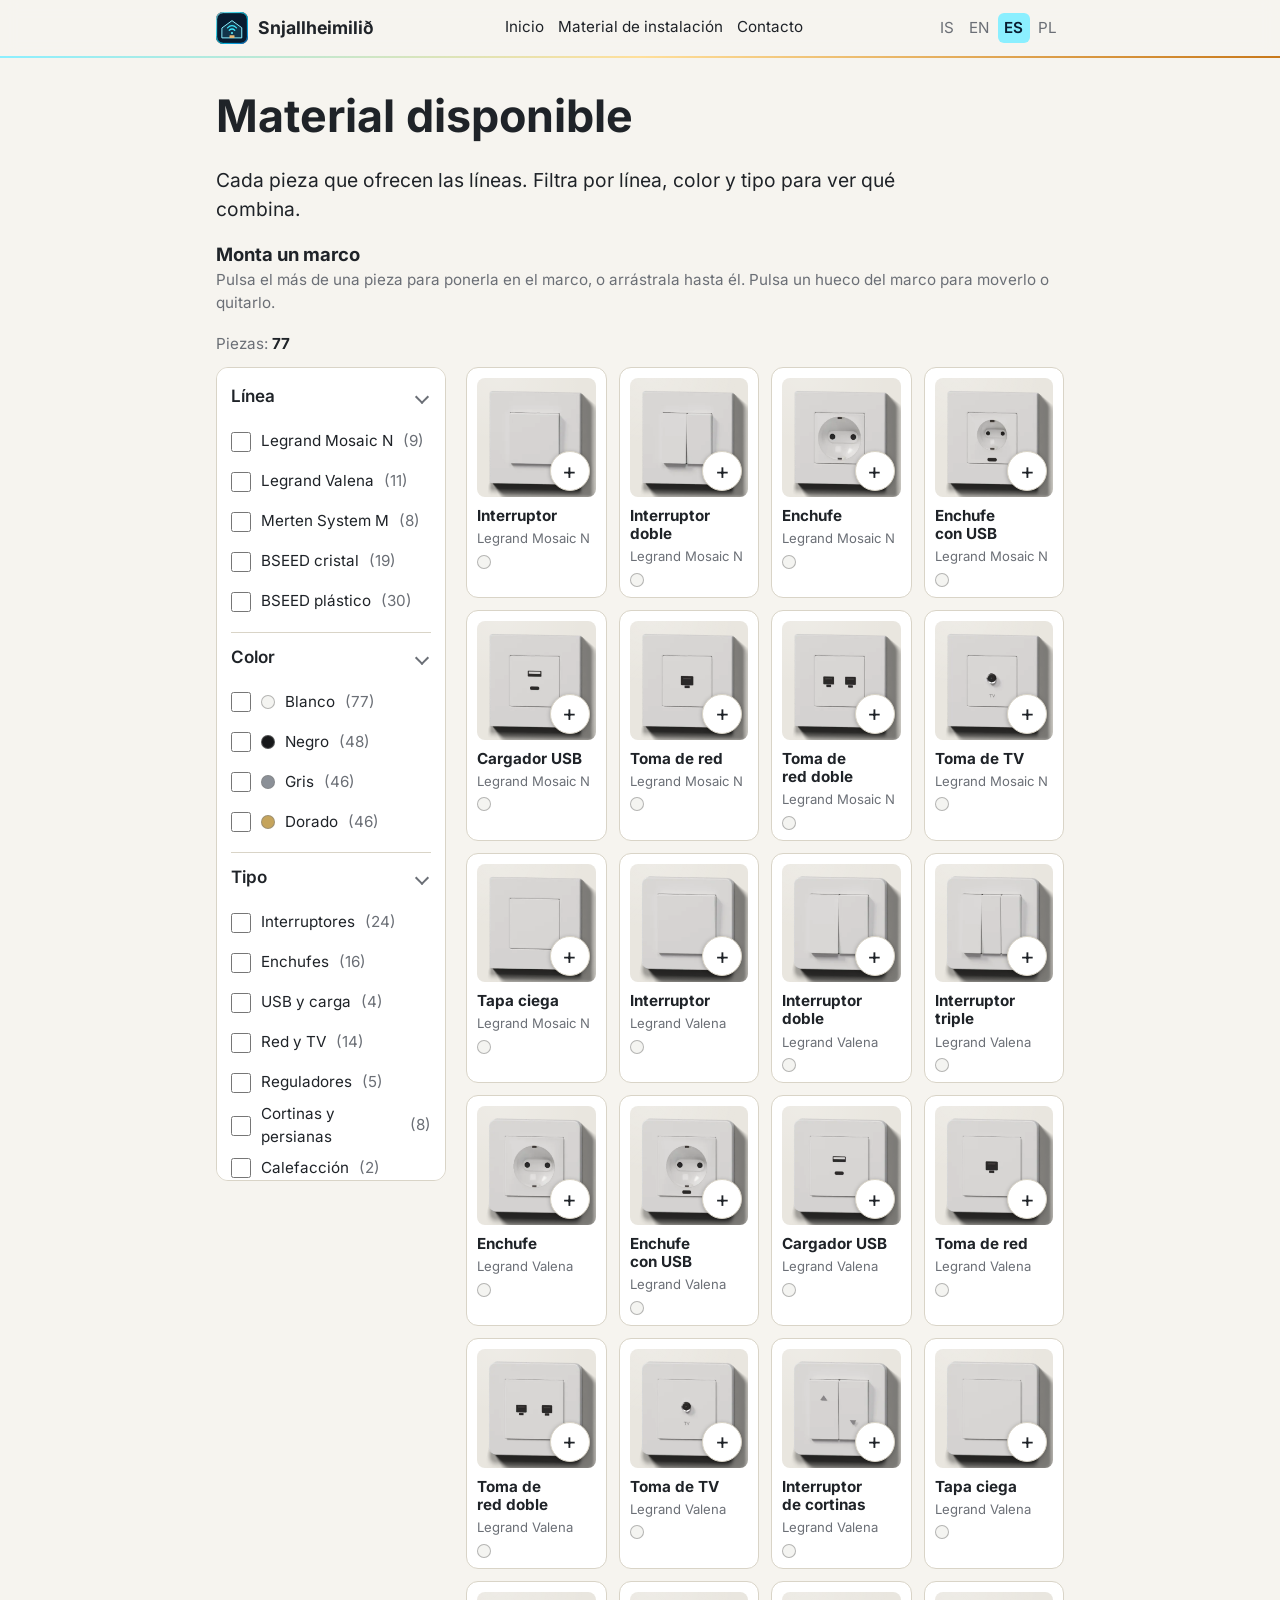
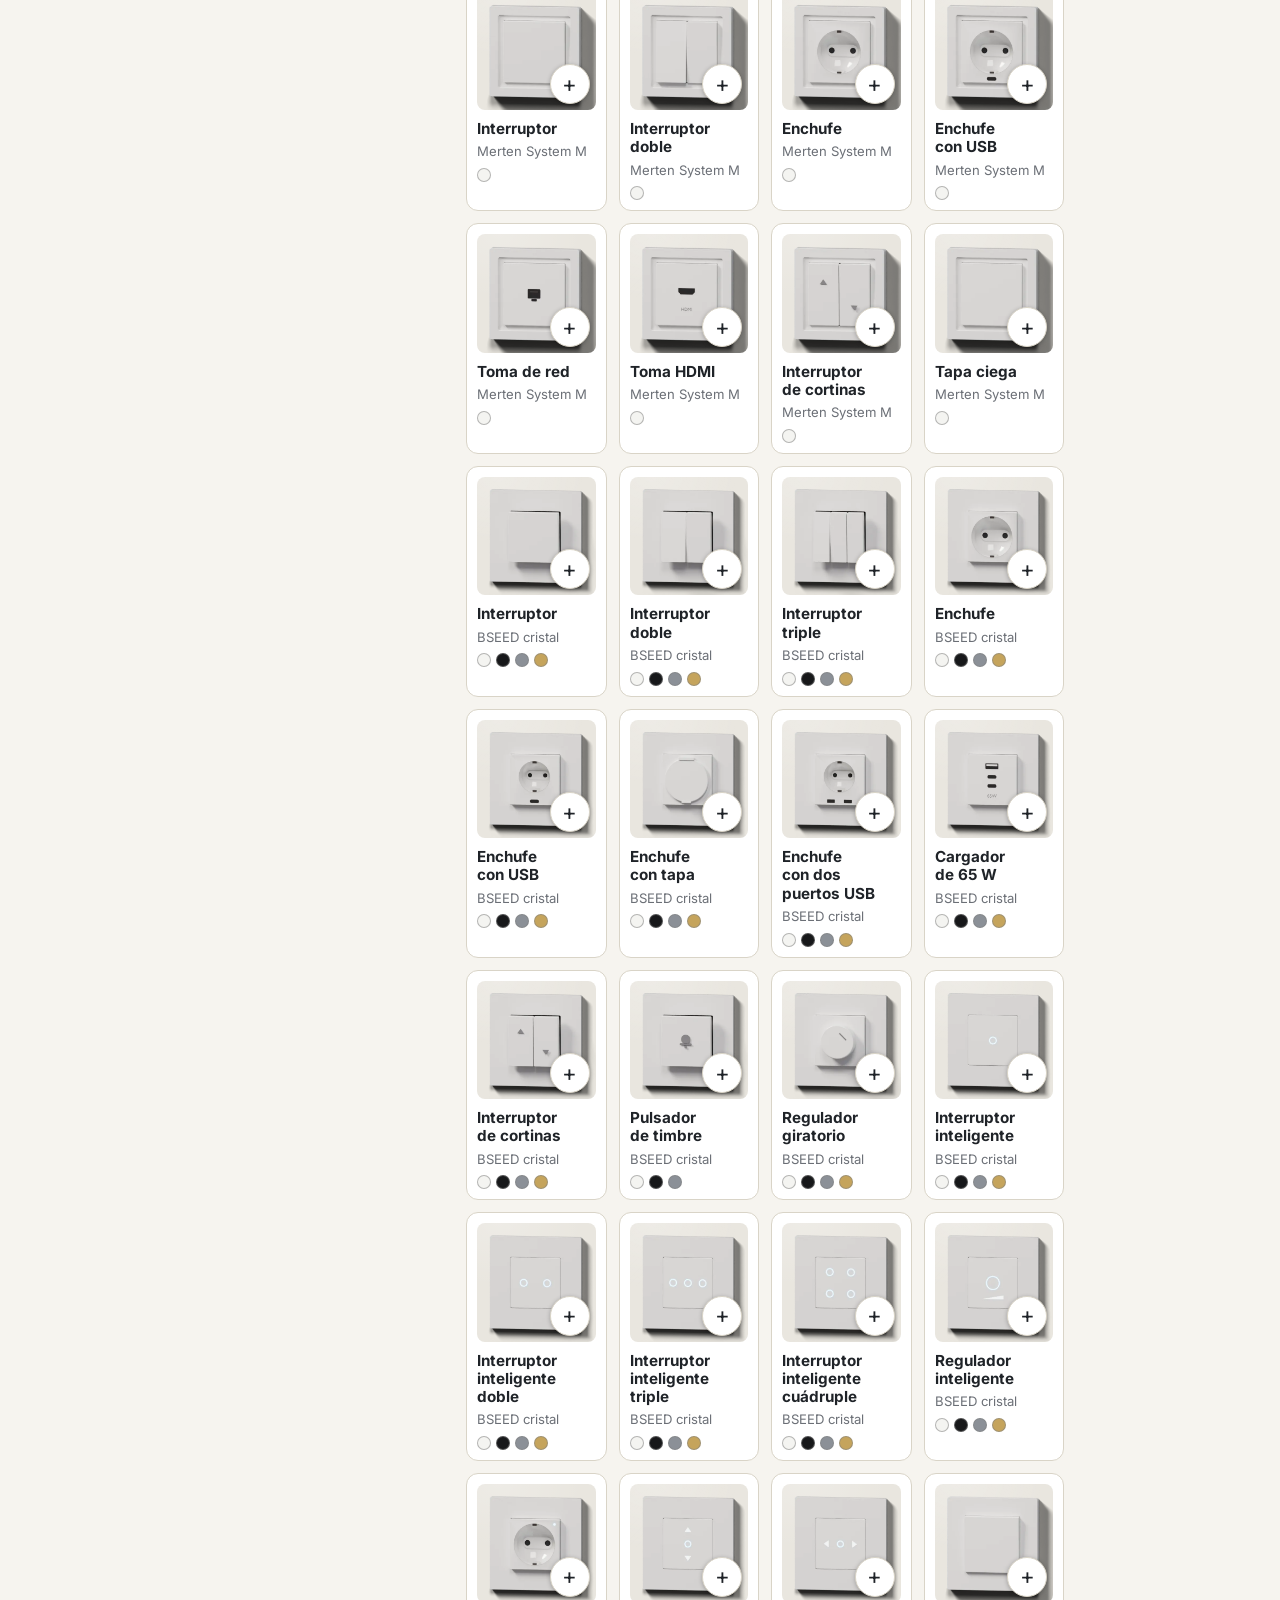
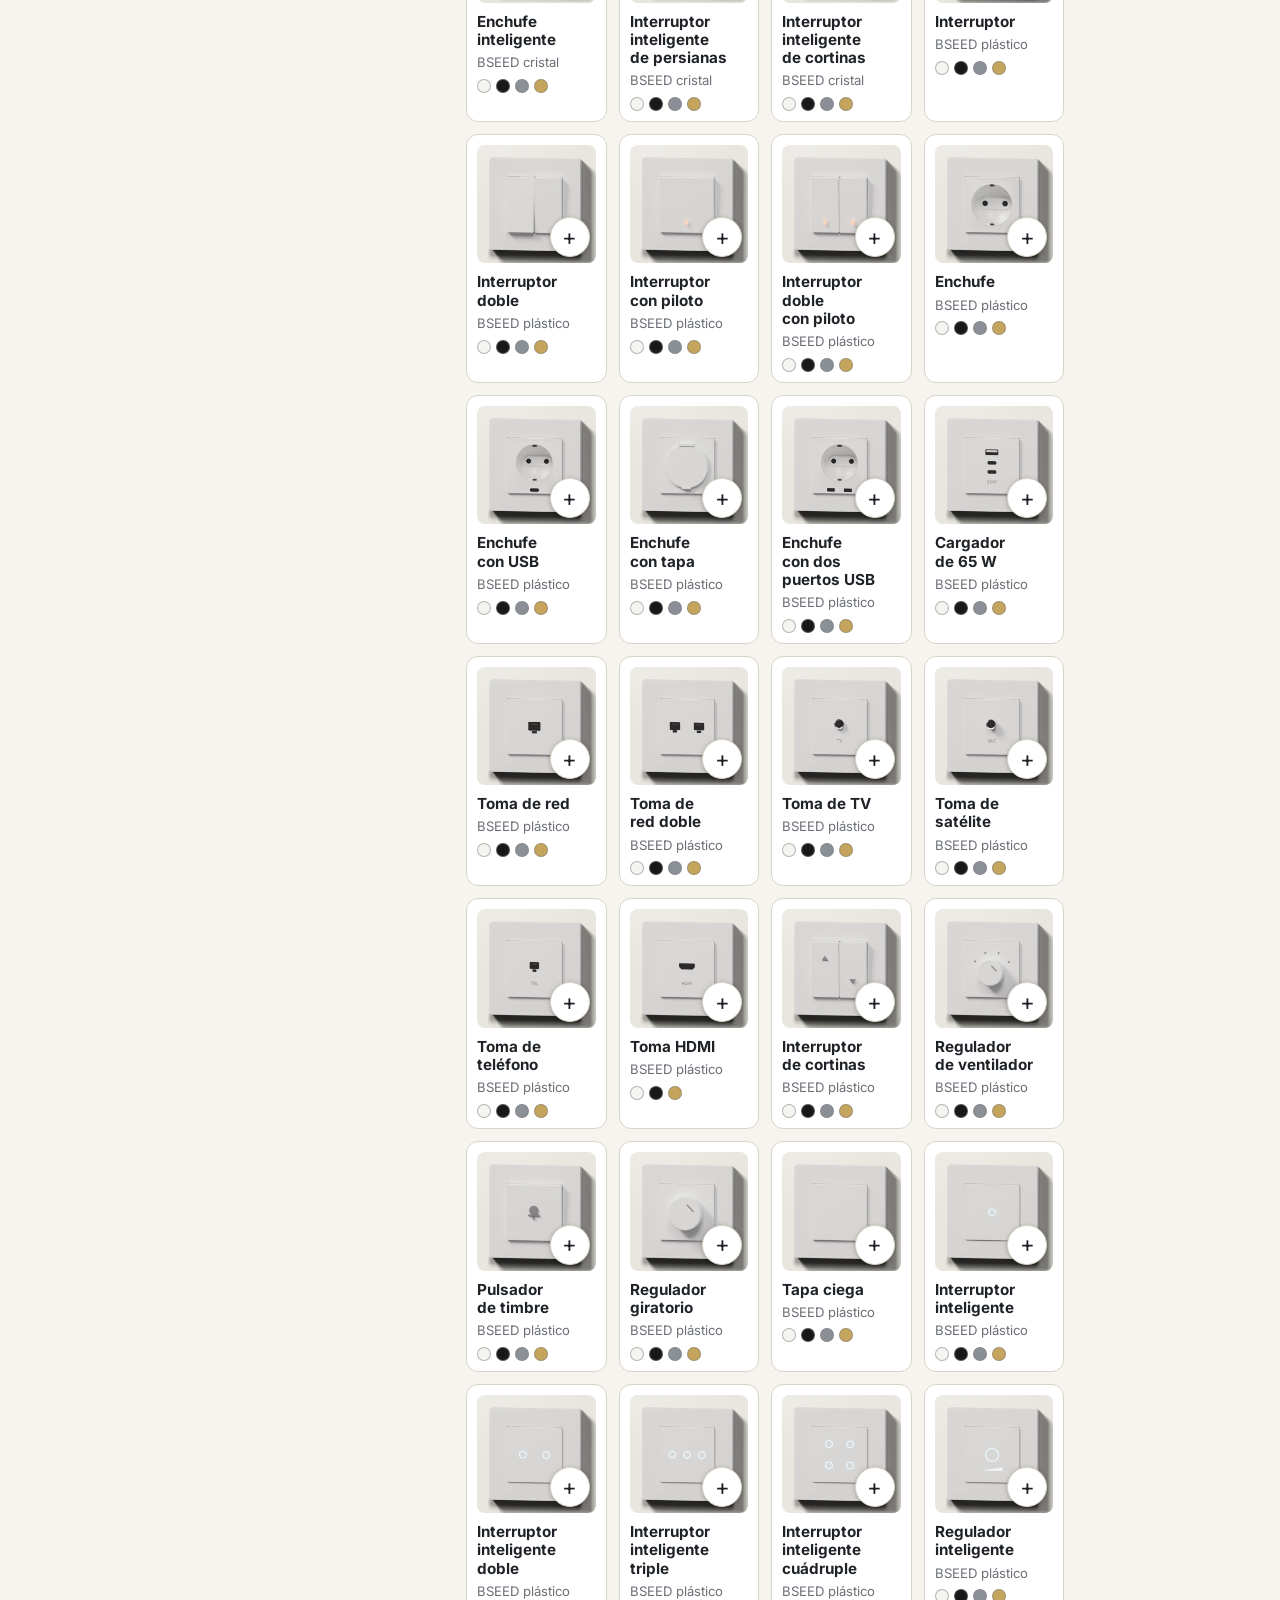
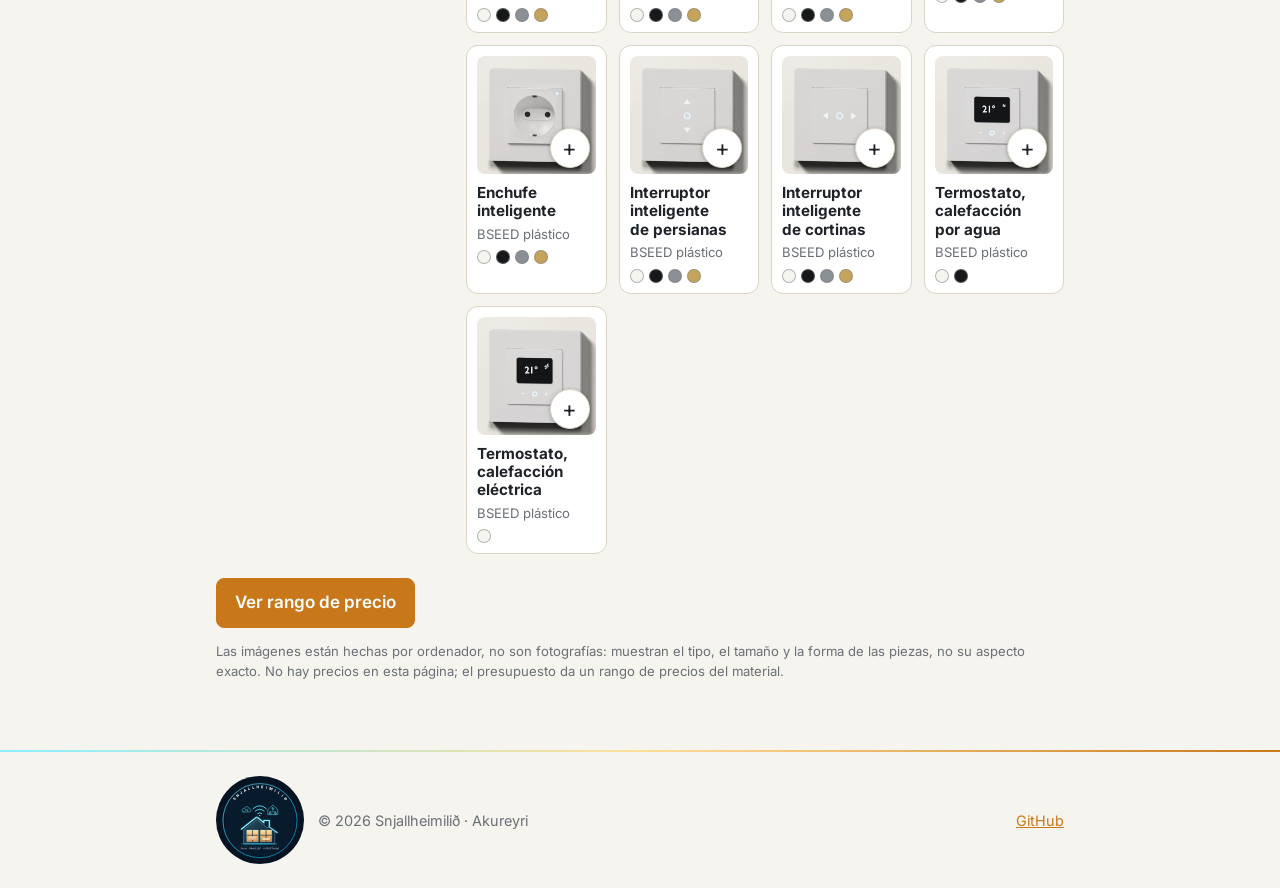
<file: es/vorur.html>
<!doctype html>
<html lang="es">
<head>
<meta charset="utf-8">
<meta http-equiv="Content-Security-Policy" content="default-src 'none'; script-src 'self' https://gc.zgo.at/count.v5.js; style-src 'self' 'unsafe-inline'; img-src 'self' https://snjallheimilid.goatcounter.com; media-src 'self'; font-src 'self'; connect-src 'self' https://formspree.io https://snjallheimilid.goatcounter.com; object-src 'none'; base-uri 'self'; form-action https://formspree.io">
<meta name="viewport" content="width=device-width, initial-scale=1, viewport-fit=cover">
<title>Productos – interruptores, enchufes y marcos | Snjallheimilið</title>
<meta name="description" content="Todo el material que instala Snjallheimilið: interruptores, enchufes, reguladores y piezas inteligentes por línea, color y tipo.">
<link rel="alternate" hreflang="is" href="https://snjallheimilid.is/vorur.html">
<link rel="alternate" hreflang="en" href="https://snjallheimilid.is/en/vorur.html">
<link rel="alternate" hreflang="es" href="https://snjallheimilid.is/es/vorur.html">
<link rel="alternate" hreflang="pl" href="https://snjallheimilid.is/pl/vorur.html">
<link rel="alternate" hreflang="x-default" href="https://snjallheimilid.is/vorur.html">
<link rel="icon" href="../favicon.svg" type="image/svg+xml">
<link rel="apple-touch-icon" href="../img/apple-touch-icon.png">
<link rel="preload" href="../fonts/inter.woff2" as="font" type="font/woff2" crossorigin>
<link rel="stylesheet" href="../site.css">
</head>
<body>
<!-- written by tools/products.py, do not edit by hand -->
<header class="top">
  <div class="wrap bar">
    <a class="brand" href="index.html"><img src="../favicon.svg" width="32" height="32" alt="">Snjallheimilið</a>
    <nav>
      <a href="index.html">Inicio</a>
      <a href="index.html#innlagnaefni">Material de instalación</a>
      <a href="index.html#samband">Contacto</a>
    </nav>
    <nav class="lang" aria-label="Idioma"><a href="../vorur.html" lang="is" title="Íslenska">IS</a><a href="../en/vorur.html" lang="en" title="English">EN</a><a href="../es/vorur.html" lang="es" title="Español">ES</a><a href="../pl/vorur.html" lang="pl" title="Polski">PL</a></nav>
  </div>
</header>

<main>
<section class="pv">
  <div class="wrap">
    <h1>Material disponible</h1>
    <p class="lede">Cada pieza que ofrecen las líneas. Filtra por línea, color y tipo para ver qué combina.</p>
    <!-- the frame builder (vorur.js): a frame of the line and colour of its first part, drawn from the same shapes as the lines view -->
    <div class="lv pb" id="pb" data-line="" data-fit="white" hidden>
      <h2 class="pb-h">Monta un marco</h2>
      <p class="muted pb-help">Pulsa el más de una pieza para ponerla en el marco, o arrástrala hasta él. Pulsa un hueco del marco para moverlo o quitarlo.</p>
      <div class="lv-wall pb-wall" id="pbWall"><svg width="0" height="0" style="position:absolute" aria-hidden="true"><defs><linearGradient id="lv-gloss" x1="0" y1="0" x2="1" y2="1"><stop offset="0" stop-color="#fff" stop-opacity=".38"/><stop offset=".45" stop-color="#fff" stop-opacity=".04"/><stop offset="1" stop-color="#fff" stop-opacity="0"/></linearGradient></defs></svg><div class="pb-frame" id="pbFrame"></div></div>
      <p class="pb-name" id="pbName"></p>
      <div class="pb-bar">
        <span class="pb-set"><button type="button" class="pb-b" id="pbLess" aria-label="Marco más pequeño" title="Marco más pequeño">−</button><button type="button" class="pb-b" id="pbMore" aria-label="Marco más grande" title="Marco más grande">+</button></span>
        <span class="pb-set" id="pbFits"><button type="button" class="pb-fit" data-fit="white" style="--c:#f4f4f1" aria-label="Blanco" title="Blanco" aria-pressed="false"></button><button type="button" class="pb-fit" data-fit="black" style="--c:#17181a" aria-label="Negro" title="Negro" aria-pressed="false"></button><button type="button" class="pb-fit" data-fit="grey" style="--c:#8b9097" aria-label="Gris" title="Gris" aria-pressed="false"></button><button type="button" class="pb-fit" data-fit="gold" style="--c:#c5a45c" aria-label="Dorado" title="Dorado" aria-pressed="false"></button></span>
        <span class="pb-set" id="pbSel" hidden><button type="button" class="pb-b" id="pbLeft" aria-label="Mover a la izquierda" title="Mover a la izquierda">←</button><button type="button" class="pb-b" id="pbRight" aria-label="Mover a la derecha" title="Mover a la derecha">→</button><button type="button" class="pb-b wide" id="pbOut">Quitar</button></span>
        <button type="button" class="pb-b wide pb-reset" id="pbReset">Vaciar el marco</button>
      </div>
      <p class="pb-msg" id="pbMsg" role="status"></p>
      <div hidden id="pbText"><span data-t="add">Poner en el marco</span><span data-t="slot">Hueco vacío</span><span data-t="full">El marco más grande de esta línea en este color tiene {n} huecos.</span><span data-t="line">Las piezas de otra línea no encajan en este marco. Vacía el marco para empezar con otra línea.</span><span data-t="fit">Esta pieza no existe en el color del marco.</span><span data-t="s1">Marco simple</span><span data-t="s2">Marco doble</span><span data-t="s3">Marco triple</span><span data-t="s4">Marco cuádruple</span><span data-t="s5">Marco quíntuple</span></div>
      <script type="application/json" id="pbData">{"glyphs":{"sw1":"<g class=\"rock\"><rect class=\"k\" x=\"3.0\" y=\"9\" width=\"54.0\" height=\"54\" rx=\"2.5\"/><rect class=\"sh a\" x=\"3.0\" y=\"9\" width=\"54.0\" height=\"27\" rx=\"2.5\"/><rect class=\"sh b\" x=\"3.0\" y=\"36\" width=\"54.0\" height=\"27\" rx=\"2.5\"/><line class=\"i\" x1=\"26.0\" y1=\"17\" x2=\"34.0\" y2=\"17\"/><\/g>","sw2":"<g class=\"rock\"><rect class=\"k\" x=\"3.0\" y=\"9\" width=\"27.0\" height=\"54\" rx=\"2.5\"/><rect class=\"sh a\" x=\"3.0\" y=\"9\" width=\"27.0\" height=\"27\" rx=\"2.5\"/><rect class=\"sh b\" x=\"3.0\" y=\"36\" width=\"27.0\" height=\"27\" rx=\"2.5\"/><line class=\"i\" x1=\"12.5\" y1=\"17\" x2=\"20.5\" y2=\"17\"/><\/g><g class=\"rock\"><rect class=\"k\" x=\"30.0\" y=\"9\" width=\"27.0\" height=\"54\" rx=\"2.5\"/><rect class=\"sh a\" x=\"30.0\" y=\"9\" width=\"27.0\" height=\"27\" rx=\"2.5\"/><rect class=\"sh b\" x=\"30.0\" y=\"36\" width=\"27.0\" height=\"27\" rx=\"2.5\"/><line class=\"i\" x1=\"39.5\" y1=\"17\" x2=\"47.5\" y2=\"17\"/><\/g>","sw3":"<g class=\"rock\"><rect class=\"k\" x=\"3.0\" y=\"9\" width=\"18.0\" height=\"54\" rx=\"2.5\"/><rect class=\"sh a\" x=\"3.0\" y=\"9\" width=\"18.0\" height=\"27\" rx=\"2.5\"/><rect class=\"sh b\" x=\"3.0\" y=\"36\" width=\"18.0\" height=\"27\" rx=\"2.5\"/><line class=\"i\" x1=\"8.0\" y1=\"17\" x2=\"16.0\" y2=\"17\"/><\/g><g class=\"rock\"><rect class=\"k\" x=\"21.0\" y=\"9\" width=\"18.0\" height=\"54\" rx=\"2.5\"/><rect class=\"sh a\" x=\"21.0\" y=\"9\" width=\"18.0\" height=\"27\" rx=\"2.5\"/><rect class=\"sh b\" x=\"21.0\" y=\"36\" width=\"18.0\" height=\"27\" rx=\"2.5\"/><line class=\"i\" x1=\"26.0\" y1=\"17\" x2=\"34.0\" y2=\"17\"/><\/g><g class=\"rock\"><rect class=\"k\" x=\"39.0\" y=\"9\" width=\"18.0\" height=\"54\" rx=\"2.5\"/><rect class=\"sh a\" x=\"39.0\" y=\"9\" width=\"18.0\" height=\"27\" rx=\"2.5\"/><rect class=\"sh b\" x=\"39.0\" y=\"36\" width=\"18.0\" height=\"27\" rx=\"2.5\"/><line class=\"i\" x1=\"44.0\" y1=\"17\" x2=\"52.0\" y2=\"17\"/><\/g>","neon1":"<g class=\"rock\"><rect class=\"k\" x=\"3.0\" y=\"9\" width=\"54.0\" height=\"54\" rx=\"2.5\"/><rect class=\"sh a\" x=\"3.0\" y=\"9\" width=\"54.0\" height=\"27\" rx=\"2.5\"/><rect class=\"sh b\" x=\"3.0\" y=\"36\" width=\"54.0\" height=\"27\" rx=\"2.5\"/><line class=\"i\" x1=\"26.0\" y1=\"17\" x2=\"34.0\" y2=\"17\"/><circle class=\"lamp\" cx=\"30.0\" cy=\"54\" r=\"2.4\"/><\/g>","neon2":"<g class=\"rock\"><rect class=\"k\" x=\"3.0\" y=\"9\" width=\"27.0\" height=\"54\" rx=\"2.5\"/><rect class=\"sh a\" x=\"3.0\" y=\"9\" width=\"27.0\" height=\"27\" rx=\"2.5\"/><rect class=\"sh b\" x=\"3.0\" y=\"36\" width=\"27.0\" height=\"27\" rx=\"2.5\"/><line class=\"i\" x1=\"12.5\" y1=\"17\" x2=\"20.5\" y2=\"17\"/><circle class=\"lamp\" cx=\"16.5\" cy=\"54\" r=\"2.4\"/><\/g><g class=\"rock\"><rect class=\"k\" x=\"30.0\" y=\"9\" width=\"27.0\" height=\"54\" rx=\"2.5\"/><rect class=\"sh a\" x=\"30.0\" y=\"9\" width=\"27.0\" height=\"27\" rx=\"2.5\"/><rect class=\"sh b\" x=\"30.0\" y=\"36\" width=\"27.0\" height=\"27\" rx=\"2.5\"/><line class=\"i\" x1=\"39.5\" y1=\"17\" x2=\"47.5\" y2=\"17\"/><circle class=\"lamp\" cx=\"43.5\" cy=\"54\" r=\"2.4\"/><\/g>","socket":"<rect class=\"k\" x=\"3\" y=\"9\" width=\"54\" height=\"54\" rx=\"2.5\"/><circle class=\"d\" cx=\"30.0\" cy=\"36\" r=\"20\"/><circle class=\"f\" cx=\"22.0\" cy=\"36\" r=\"2.6\"/><circle class=\"f\" cx=\"38.0\" cy=\"36\" r=\"2.6\"/><rect class=\"f\" x=\"28.4\" y=\"16\" width=\"3.2\" height=\"5\" rx=\"1\"/><rect class=\"f\" x=\"28.4\" y=\"51\" width=\"3.2\" height=\"5\" rx=\"1\"/>","socket_usb":"<rect class=\"k\" x=\"3\" y=\"9\" width=\"54\" height=\"54\" rx=\"2.5\"/><circle class=\"d\" cx=\"30.0\" cy=\"31\" r=\"17\"/><circle class=\"f\" cx=\"23.2\" cy=\"31\" r=\"2.6\"/><circle class=\"f\" cx=\"36.8\" cy=\"31\" r=\"2.6\"/><rect class=\"f\" x=\"28.4\" y=\"14\" width=\"3.2\" height=\"5\" rx=\"1\"/><rect class=\"f\" x=\"28.4\" y=\"43\" width=\"3.2\" height=\"5\" rx=\"1\"/><rect class=\"d\" x=\"24.0\" y=\"53\" width=\"12\" height=\"5\" rx=\"2.5\"/>","socket_cover":"<rect class=\"k\" x=\"3\" y=\"9\" width=\"54\" height=\"54\" rx=\"2.5\"/><circle class=\"d\" cx=\"30.0\" cy=\"36\" r=\"20\"/><circle class=\"f\" cx=\"22.0\" cy=\"36\" r=\"2.6\"/><circle class=\"f\" cx=\"38.0\" cy=\"36\" r=\"2.6\"/><rect class=\"f\" x=\"28.4\" y=\"16\" width=\"3.2\" height=\"5\" rx=\"1\"/><rect class=\"f\" x=\"28.4\" y=\"51\" width=\"3.2\" height=\"5\" rx=\"1\"/><path class=\"lid\" d=\"M9.0 36a21 21 0 0 1 42 0z\"/><line class=\"i\" x1=\"9.0\" y1=\"36\" x2=\"51.0\" y2=\"36\"/>","socket_usb2":"<rect class=\"k\" x=\"3\" y=\"9\" width=\"54\" height=\"54\" rx=\"2.5\"/><circle class=\"d\" cx=\"30.0\" cy=\"31\" r=\"17\"/><circle class=\"f\" cx=\"23.2\" cy=\"31\" r=\"2.6\"/><circle class=\"f\" cx=\"36.8\" cy=\"31\" r=\"2.6\"/><rect class=\"f\" x=\"28.4\" y=\"14\" width=\"3.2\" height=\"5\" rx=\"1\"/><rect class=\"f\" x=\"28.4\" y=\"43\" width=\"3.2\" height=\"5\" rx=\"1\"/><rect class=\"d\" x=\"18.0\" y=\"53\" width=\"10\" height=\"5\" rx=\"1\"/><rect class=\"d\" x=\"32.0\" y=\"53\" width=\"10\" height=\"5\" rx=\"1\"/>","usb":"<rect class=\"k\" x=\"3\" y=\"9\" width=\"54\" height=\"54\" rx=\"2.5\"/><rect class=\"d\" x=\"22.0\" y=\"20\" width=\"16\" height=\"8\" rx=\"1.5\"/><rect class=\"d\" x=\"22.0\" y=\"34\" width=\"16\" height=\"8\" rx=\"4\"/><text class=\"f\" x=\"30.0\" y=\"57\" text-anchor=\"middle\" font-size=\"8\" font-weight=\"700\">USB<\/text>","charger65":"<rect class=\"k\" x=\"3\" y=\"9\" width=\"54\" height=\"54\" rx=\"2.5\"/><rect class=\"d\" x=\"22.0\" y=\"14\" width=\"16\" height=\"7\" rx=\"1.5\"/><rect class=\"d\" x=\"22.0\" y=\"25\" width=\"16\" height=\"7\" rx=\"3.5\"/><rect class=\"d\" x=\"22.0\" y=\"36\" width=\"16\" height=\"7\" rx=\"3.5\"/><text class=\"f\" x=\"30.0\" y=\"57\" text-anchor=\"middle\" font-size=\"8\" font-weight=\"700\">65W<\/text>","net":"<rect class=\"k\" x=\"3\" y=\"9\" width=\"54\" height=\"54\" rx=\"2.5\"/><path class=\"d\" d=\"M21.0 27h18v13h-4.5v4h-9v-4h-4.5z\"/><line class=\"i\" x1=\"25.5\" y1=\"27\" x2=\"25.5\" y2=\"32\"/><line class=\"i\" x1=\"30.0\" y1=\"27\" x2=\"30.0\" y2=\"32\"/><line class=\"i\" x1=\"34.5\" y1=\"27\" x2=\"34.5\" y2=\"32\"/>","net2":"<rect class=\"k\" x=\"3\" y=\"9\" width=\"54\" height=\"54\" rx=\"2.5\"/><path class=\"d\" d=\"M11.0 27h14v13h-3.5v4h-7v-4h-3.5z\"/><line class=\"i\" x1=\"14.5\" y1=\"27\" x2=\"14.5\" y2=\"32\"/><line class=\"i\" x1=\"18.0\" y1=\"27\" x2=\"18.0\" y2=\"32\"/><line class=\"i\" x1=\"21.5\" y1=\"27\" x2=\"21.5\" y2=\"32\"/><path class=\"d\" d=\"M35.0 27h14v13h-3.5v4h-7v-4h-3.5z\"/><line class=\"i\" x1=\"38.5\" y1=\"27\" x2=\"38.5\" y2=\"32\"/><line class=\"i\" x1=\"42.0\" y1=\"27\" x2=\"42.0\" y2=\"32\"/><line class=\"i\" x1=\"45.5\" y1=\"27\" x2=\"45.5\" y2=\"32\"/>","tv":"<rect class=\"k\" x=\"3\" y=\"9\" width=\"54\" height=\"54\" rx=\"2.5\"/><circle class=\"d\" cx=\"30.0\" cy=\"31\" r=\"9\"/><circle class=\"f\" cx=\"30.0\" cy=\"31\" r=\"2.6\"/><text class=\"f\" x=\"30.0\" y=\"57\" text-anchor=\"middle\" font-size=\"8\" font-weight=\"700\">TV<\/text>","sat":"<rect class=\"k\" x=\"3\" y=\"9\" width=\"54\" height=\"54\" rx=\"2.5\"/><circle class=\"d\" cx=\"30.0\" cy=\"31\" r=\"9\"/><circle class=\"f\" cx=\"30.0\" cy=\"31\" r=\"2.6\"/><circle class=\"i\" cx=\"30.0\" cy=\"31\" r=\"5.5\"/><text class=\"f\" x=\"30.0\" y=\"57\" text-anchor=\"middle\" font-size=\"8\" font-weight=\"700\">SAT<\/text>","tel":"<rect class=\"k\" x=\"3\" y=\"9\" width=\"54\" height=\"54\" rx=\"2.5\"/><path class=\"d\" d=\"M22.0 22h16v12h-4.5v5h-7v-5h-4.5z\"/><text class=\"f\" x=\"30.0\" y=\"57\" text-anchor=\"middle\" font-size=\"8\" font-weight=\"700\">TEL<\/text>","hdmi":"<rect class=\"k\" x=\"3\" y=\"9\" width=\"54\" height=\"54\" rx=\"2.5\"/><path class=\"d\" d=\"M18.0 24h24v8l-4 6h-16l-4-6z\"/><text class=\"f\" x=\"30.0\" y=\"57\" text-anchor=\"middle\" font-size=\"7\" font-weight=\"700\">HDMI<\/text>","blind":"<g class=\"rock\"><rect class=\"k\" x=\"3.0\" y=\"9\" width=\"27.0\" height=\"54\" rx=\"2.5\"/><rect class=\"sh a\" x=\"3.0\" y=\"9\" width=\"27.0\" height=\"27\" rx=\"2.5\"/><rect class=\"sh b\" x=\"3.0\" y=\"36\" width=\"27.0\" height=\"27\" rx=\"2.5\"/><path class=\"f\" d=\"M11.5 33l5 -7l5 7z\"/><\/g><g class=\"rock\"><rect class=\"k\" x=\"30.0\" y=\"9\" width=\"27.0\" height=\"54\" rx=\"2.5\"/><rect class=\"sh a\" x=\"30.0\" y=\"9\" width=\"27.0\" height=\"27\" rx=\"2.5\"/><rect class=\"sh b\" x=\"30.0\" y=\"36\" width=\"27.0\" height=\"27\" rx=\"2.5\"/><path class=\"f\" d=\"M38.5 39l5 7l5 -7z\"/><\/g>","fan":"<rect class=\"k\" x=\"3\" y=\"9\" width=\"54\" height=\"54\" rx=\"2.5\"/><circle class=\"d\" cx=\"30.0\" cy=\"38\" r=\"14\"/><line class=\"knob\" x1=\"30.0\" y1=\"38\" x2=\"37.0\" y2=\"28\"/><circle class=\"f\" cx=\"13.0\" cy=\"30\" r=\"1.4\"/><circle class=\"f\" cx=\"21.0\" cy=\"18\" r=\"1.4\"/><circle class=\"f\" cx=\"39.0\" cy=\"18\" r=\"1.4\"/><circle class=\"f\" cx=\"47.0\" cy=\"30\" r=\"1.4\"/>","bell":"<g class=\"rock\"><rect class=\"k\" x=\"3\" y=\"9\" width=\"54\" height=\"54\" rx=\"2.5\"/><rect class=\"sh a\" x=\"3\" y=\"9\" width=\"54\" height=\"27\" rx=\"2.5\"/><rect class=\"sh b\" x=\"3\" y=\"36\" width=\"54\" height=\"27\" rx=\"2.5\"/><path class=\"f\" d=\"M21.0 42c3-3 3-6 3-10a6 6 0 0 1 12 0c0 4 0 7 3 10z\"/><circle class=\"f\" cx=\"30.0\" cy=\"46\" r=\"2\"/><\/g>","dimmer":"<rect class=\"k\" x=\"3\" y=\"9\" width=\"54\" height=\"54\" rx=\"2.5\"/><circle class=\"d\" cx=\"30.0\" cy=\"36\" r=\"17\"/><circle class=\"k\" cx=\"30.0\" cy=\"36\" r=\"12\"/><line class=\"knob\" x1=\"30.0\" y1=\"36\" x2=\"36.0\" y2=\"27\"/>","blank":"<rect class=\"k\" x=\"3\" y=\"9\" width=\"54\" height=\"54\" rx=\"2.5\"/>","touch1":"<rect class=\"k\" x=\"3\" y=\"9\" width=\"54\" height=\"54\" rx=\"2.5\"/><g class=\"rock\"><rect class=\"hit\" x=\"19.0\" y=\"25\" width=\"22\" height=\"22\"/><circle class=\"led\" cx=\"30.0\" cy=\"36\" r=\"5.5\"/><\/g>","touch2":"<rect class=\"k\" x=\"3\" y=\"9\" width=\"54\" height=\"54\" rx=\"2.5\"/><g class=\"rock\"><rect class=\"hit\" x=\"7.0\" y=\"25\" width=\"22\" height=\"22\"/><circle class=\"led\" cx=\"18.0\" cy=\"36\" r=\"5.5\"/><\/g><g class=\"rock\"><rect class=\"hit\" x=\"31.0\" y=\"25\" width=\"22\" height=\"22\"/><circle class=\"led\" cx=\"42.0\" cy=\"36\" r=\"5.5\"/><\/g>","touch3":"<rect class=\"k\" x=\"3\" y=\"9\" width=\"54\" height=\"54\" rx=\"2.5\"/><g class=\"rock\"><rect class=\"hit\" x=\"4.0\" y=\"25\" width=\"22\" height=\"22\"/><circle class=\"led\" cx=\"15.0\" cy=\"36\" r=\"5.5\"/><\/g><g class=\"rock\"><rect class=\"hit\" x=\"19.0\" y=\"25\" width=\"22\" height=\"22\"/><circle class=\"led\" cx=\"30.0\" cy=\"36\" r=\"5.5\"/><\/g><g class=\"rock\"><rect class=\"hit\" x=\"34.0\" y=\"25\" width=\"22\" height=\"22\"/><circle class=\"led\" cx=\"45.0\" cy=\"36\" r=\"5.5\"/><\/g>","touch4":"<rect class=\"k\" x=\"3\" y=\"9\" width=\"54\" height=\"54\" rx=\"2.5\"/><g class=\"rock\"><rect class=\"hit\" x=\"7.0\" y=\"13\" width=\"22\" height=\"22\"/><circle class=\"led\" cx=\"18.0\" cy=\"24\" r=\"5.5\"/><\/g><g class=\"rock\"><rect class=\"hit\" x=\"31.0\" y=\"13\" width=\"22\" height=\"22\"/><circle class=\"led\" cx=\"42.0\" cy=\"24\" r=\"5.5\"/><\/g><g class=\"rock\"><rect class=\"hit\" x=\"7.0\" y=\"37\" width=\"22\" height=\"22\"/><circle class=\"led\" cx=\"18.0\" cy=\"48\" r=\"5.5\"/><\/g><g class=\"rock\"><rect class=\"hit\" x=\"31.0\" y=\"37\" width=\"22\" height=\"22\"/><circle class=\"led\" cx=\"42.0\" cy=\"48\" r=\"5.5\"/><\/g>","tdim":"<rect class=\"k\" x=\"3\" y=\"9\" width=\"54\" height=\"54\" rx=\"2.5\"/><g class=\"rock\"><rect class=\"hit\" x=\"16.0\" y=\"22\" width=\"28\" height=\"28\"/><circle class=\"led\" cx=\"30.0\" cy=\"36\" r=\"9\"/><\/g><path class=\"i\" d=\"M14.0 56h32\"/><path class=\"f\" d=\"M14.0 56l32 -5v5z\"/>","ssocket":"<rect class=\"k\" x=\"3\" y=\"9\" width=\"54\" height=\"54\" rx=\"2.5\"/><circle class=\"d\" cx=\"30.0\" cy=\"36\" r=\"20\"/><circle class=\"f\" cx=\"22.0\" cy=\"36\" r=\"2.6\"/><circle class=\"f\" cx=\"38.0\" cy=\"36\" r=\"2.6\"/><rect class=\"f\" x=\"28.4\" y=\"16\" width=\"3.2\" height=\"5\" rx=\"1\"/><rect class=\"f\" x=\"28.4\" y=\"51\" width=\"3.2\" height=\"5\" rx=\"1\"/><circle class=\"led on\" cx=\"49\" cy=\"16\" r=\"2.6\"/>","sblind":"<rect class=\"k\" x=\"3\" y=\"9\" width=\"54\" height=\"54\" rx=\"2.5\"/><path class=\"f\" d=\"M25.0 26l5-7l5 7z\"/><path class=\"f\" d=\"M25.0 46l5 7l5-7z\"/><g class=\"rock\"><rect class=\"hit\" x=\"22.0\" y=\"28\" width=\"16\" height=\"16\"/><circle class=\"led\" cx=\"30.0\" cy=\"36\" r=\"4\"/><\/g>","scurtain":"<rect class=\"k\" x=\"3\" y=\"9\" width=\"54\" height=\"54\" rx=\"2.5\"/><path class=\"f\" d=\"M21.0 36l7-5v10z\"/><path class=\"f\" d=\"M39.0 36l-7-5v10z\"/><g class=\"rock\"><rect class=\"hit\" x=\"22.0\" y=\"46\" width=\"16\" height=\"12\"/><circle class=\"led\" cx=\"30.0\" cy=\"52\" r=\"3.5\"/><\/g>","heatw":"<rect class=\"k\" x=\"3\" y=\"9\" width=\"54\" height=\"54\" rx=\"2.5\"/><rect class=\"d\" x=\"13.0\" y=\"15\" width=\"34\" height=\"26\" rx=\"3\"/><text class=\"f\" x=\"30.0\" y=\"34\" text-anchor=\"middle\" font-size=\"14\" font-weight=\"700\">21°<\/text><path class=\"i\" d=\"M21.0 55q4.5-4 9 0t9 0\"/>","heate":"<rect class=\"k\" x=\"3\" y=\"9\" width=\"54\" height=\"54\" rx=\"2.5\"/><rect class=\"d\" x=\"13.0\" y=\"15\" width=\"34\" height=\"26\" rx=\"3\"/><text class=\"f\" x=\"30.0\" y=\"34\" text-anchor=\"middle\" font-size=\"14\" font-weight=\"700\">21°<\/text><path class=\"i\" d=\"M21.0 56l4.5-3l4.5 3l4.5-3l4.5 3\"/>"},"sizes":{"mosaic":{"white":[1,2,3,4]},"valena":{"white":[1,2,3,4,5]},"merten":{"white":[1,2,3,4,5]},"bseed_glass":{"white":[1,2,3,4,5],"black":[1,2,3,4,5],"grey":[1,2,3,4,5],"gold":[1,2,3,4,5]},"bseed_plastic":{"white":[1,2,3,4],"black":[1,2,3,4],"grey":[1,2,3,4],"gold":[1,2,3,4]}}}</script>
    </div>
    <div class="pv-head"><button type="button" class="btn pv-toggle" id="pvToggle" aria-expanded="false" aria-controls="pvFilters">Filtros<span id="pvOn"></span></button><p class="pv-count">Piezas: <b id="pvCount">77</b></p><button type="button" class="btn pv-clear" id="pvClear" hidden>Quitar filtros</button></div>
    <div class="pv-body">
    <form class="pv-filters" id="pvFilters">
      <details class="pv-group" data-group="line" open><summary>Línea</summary><div class="pv-opts"><label><input type="checkbox" name="line" value="mosaic"><span>Legrand Mosaic N</span> <span class="pv-n" data-n>(9)</span></label><label><input type="checkbox" name="line" value="valena"><span>Legrand Valena</span> <span class="pv-n" data-n>(11)</span></label><label><input type="checkbox" name="line" value="merten"><span>Merten System M</span> <span class="pv-n" data-n>(8)</span></label><label><input type="checkbox" name="line" value="bseed_glass"><span>BSEED cristal</span> <span class="pv-n" data-n>(19)</span></label><label><input type="checkbox" name="line" value="bseed_plastic"><span>BSEED plástico</span> <span class="pv-n" data-n>(30)</span></label></div></details>
      <details class="pv-group" data-group="fit" open><summary>Color</summary><div class="pv-opts"><label><input type="checkbox" name="fit" value="white"><span class="pv-dot" style="--c:#f4f4f1"></span><span>Blanco</span> <span class="pv-n" data-n>(77)</span></label><label><input type="checkbox" name="fit" value="black"><span class="pv-dot" style="--c:#17181a"></span><span>Negro</span> <span class="pv-n" data-n>(48)</span></label><label><input type="checkbox" name="fit" value="grey"><span class="pv-dot" style="--c:#8b9097"></span><span>Gris</span> <span class="pv-n" data-n>(46)</span></label><label><input type="checkbox" name="fit" value="gold"><span class="pv-dot" style="--c:#c5a45c"></span><span>Dorado</span> <span class="pv-n" data-n>(46)</span></label></div></details>
      <details class="pv-group" data-group="cat" open><summary>Tipo</summary><div class="pv-opts"><label><input type="checkbox" name="cat" value="rofar"><span>Interruptores</span> <span class="pv-n" data-n>(24)</span></label><label><input type="checkbox" name="cat" value="tenglar"><span>Enchufes</span> <span class="pv-n" data-n>(16)</span></label><label><input type="checkbox" name="cat" value="hledsla"><span>USB y carga</span> <span class="pv-n" data-n>(4)</span></label><label><input type="checkbox" name="cat" value="net"><span>Red y TV</span> <span class="pv-n" data-n>(14)</span></label><label><input type="checkbox" name="cat" value="dimmerar"><span>Reguladores</span> <span class="pv-n" data-n>(5)</span></label><label><input type="checkbox" name="cat" value="tjold"><span>Cortinas y persianas</span> <span class="pv-n" data-n>(8)</span></label><label><input type="checkbox" name="cat" value="hiti"><span>Calefacción</span> <span class="pv-n" data-n>(2)</span></label><label><input type="checkbox" name="cat" value="annad"><span>Otros</span> <span class="pv-n" data-n>(4)</span></label></div></details>
      <details class="pv-group" data-group="smart"><summary>Inteligente o normal</summary><div class="pv-opts"><label><input type="checkbox" name="smart" value="1"><span>Piezas inteligentes</span> <span class="pv-n" data-n>(18)</span></label><label><input type="checkbox" name="smart" value="0"><span>Piezas normales</span> <span class="pv-n" data-n>(59)</span></label></div></details>
    </form>
    <ul class="pv-grid" id="pvGrid">
      <li class="pv-card" data-line="mosaic" data-cat="rofar" data-smart="0" data-fits="white"><div class="pv-pic"><img src="../img/lines3d/mosaic-white-sw1.webp" data-file="sw1" width="424" height="424" alt="" loading="lazy" decoding="async"></div><h3>Interruptor</h3><p class="pv-line">Legrand Mosaic N</p><p class="pv-dots"><span class="pv-dot" style="--c:#f4f4f1" role="img" aria-label="Blanco" title="Blanco"></span></p></li>
      <li class="pv-card" data-line="mosaic" data-cat="rofar" data-smart="0" data-fits="white"><div class="pv-pic"><img src="../img/lines3d/mosaic-white-sw2.webp" data-file="sw2" width="424" height="424" alt="" loading="lazy" decoding="async"></div><h3>Interruptor doble</h3><p class="pv-line">Legrand Mosaic N</p><p class="pv-dots"><span class="pv-dot" style="--c:#f4f4f1" role="img" aria-label="Blanco" title="Blanco"></span></p></li>
      <li class="pv-card" data-line="mosaic" data-cat="tenglar" data-smart="0" data-fits="white"><div class="pv-pic"><img src="../img/lines3d/mosaic-white-socket.webp" data-file="socket" width="424" height="424" alt="" loading="lazy" decoding="async"></div><h3>Enchufe</h3><p class="pv-line">Legrand Mosaic N</p><p class="pv-dots"><span class="pv-dot" style="--c:#f4f4f1" role="img" aria-label="Blanco" title="Blanco"></span></p></li>
      <li class="pv-card" data-line="mosaic" data-cat="tenglar" data-smart="0" data-fits="white"><div class="pv-pic"><img src="../img/lines3d/mosaic-white-socket_usb.webp" data-file="socket_usb" width="424" height="424" alt="" loading="lazy" decoding="async"></div><h3>Enchufe con USB</h3><p class="pv-line">Legrand Mosaic N</p><p class="pv-dots"><span class="pv-dot" style="--c:#f4f4f1" role="img" aria-label="Blanco" title="Blanco"></span></p></li>
      <li class="pv-card" data-line="mosaic" data-cat="hledsla" data-smart="0" data-fits="white"><div class="pv-pic"><img src="../img/lines3d/mosaic-white-usb.webp" data-file="usb" width="424" height="424" alt="" loading="lazy" decoding="async"></div><h3>Cargador USB</h3><p class="pv-line">Legrand Mosaic N</p><p class="pv-dots"><span class="pv-dot" style="--c:#f4f4f1" role="img" aria-label="Blanco" title="Blanco"></span></p></li>
      <li class="pv-card" data-line="mosaic" data-cat="net" data-smart="0" data-fits="white"><div class="pv-pic"><img src="../img/lines3d/mosaic-white-net.webp" data-file="net" width="424" height="424" alt="" loading="lazy" decoding="async"></div><h3>Toma de red</h3><p class="pv-line">Legrand Mosaic N</p><p class="pv-dots"><span class="pv-dot" style="--c:#f4f4f1" role="img" aria-label="Blanco" title="Blanco"></span></p></li>
      <li class="pv-card" data-line="mosaic" data-cat="net" data-smart="0" data-fits="white"><div class="pv-pic"><img src="../img/lines3d/mosaic-white-net2.webp" data-file="net2" width="424" height="424" alt="" loading="lazy" decoding="async"></div><h3>Toma de red doble</h3><p class="pv-line">Legrand Mosaic N</p><p class="pv-dots"><span class="pv-dot" style="--c:#f4f4f1" role="img" aria-label="Blanco" title="Blanco"></span></p></li>
      <li class="pv-card" data-line="mosaic" data-cat="net" data-smart="0" data-fits="white"><div class="pv-pic"><img src="../img/lines3d/mosaic-white-tv.webp" data-file="tv" width="424" height="424" alt="" loading="lazy" decoding="async"></div><h3>Toma de TV</h3><p class="pv-line">Legrand Mosaic N</p><p class="pv-dots"><span class="pv-dot" style="--c:#f4f4f1" role="img" aria-label="Blanco" title="Blanco"></span></p></li>
      <li class="pv-card" data-line="mosaic" data-cat="annad" data-smart="0" data-fits="white"><div class="pv-pic"><img src="../img/lines3d/mosaic-white-blank.webp" data-file="blank" width="424" height="424" alt="" loading="lazy" decoding="async"></div><h3>Tapa ciega</h3><p class="pv-line">Legrand Mosaic N</p><p class="pv-dots"><span class="pv-dot" style="--c:#f4f4f1" role="img" aria-label="Blanco" title="Blanco"></span></p></li>
      <li class="pv-card" data-line="valena" data-cat="rofar" data-smart="0" data-fits="white"><div class="pv-pic"><img src="../img/lines3d/valena-white-sw1.webp" data-file="sw1" width="440" height="440" alt="" loading="lazy" decoding="async"></div><h3>Interruptor</h3><p class="pv-line">Legrand Valena</p><p class="pv-dots"><span class="pv-dot" style="--c:#f4f4f1" role="img" aria-label="Blanco" title="Blanco"></span></p></li>
      <li class="pv-card" data-line="valena" data-cat="rofar" data-smart="0" data-fits="white"><div class="pv-pic"><img src="../img/lines3d/valena-white-sw2.webp" data-file="sw2" width="440" height="440" alt="" loading="lazy" decoding="async"></div><h3>Interruptor doble</h3><p class="pv-line">Legrand Valena</p><p class="pv-dots"><span class="pv-dot" style="--c:#f4f4f1" role="img" aria-label="Blanco" title="Blanco"></span></p></li>
      <li class="pv-card" data-line="valena" data-cat="rofar" data-smart="0" data-fits="white"><div class="pv-pic"><img src="../img/lines3d/valena-white-sw3.webp" data-file="sw3" width="440" height="440" alt="" loading="lazy" decoding="async"></div><h3>Interruptor triple</h3><p class="pv-line">Legrand Valena</p><p class="pv-dots"><span class="pv-dot" style="--c:#f4f4f1" role="img" aria-label="Blanco" title="Blanco"></span></p></li>
      <li class="pv-card" data-line="valena" data-cat="tenglar" data-smart="0" data-fits="white"><div class="pv-pic"><img src="../img/lines3d/valena-white-socket.webp" data-file="socket" width="440" height="440" alt="" loading="lazy" decoding="async"></div><h3>Enchufe</h3><p class="pv-line">Legrand Valena</p><p class="pv-dots"><span class="pv-dot" style="--c:#f4f4f1" role="img" aria-label="Blanco" title="Blanco"></span></p></li>
      <li class="pv-card" data-line="valena" data-cat="tenglar" data-smart="0" data-fits="white"><div class="pv-pic"><img src="../img/lines3d/valena-white-socket_usb.webp" data-file="socket_usb" width="440" height="440" alt="" loading="lazy" decoding="async"></div><h3>Enchufe con USB</h3><p class="pv-line">Legrand Valena</p><p class="pv-dots"><span class="pv-dot" style="--c:#f4f4f1" role="img" aria-label="Blanco" title="Blanco"></span></p></li>
      <li class="pv-card" data-line="valena" data-cat="hledsla" data-smart="0" data-fits="white"><div class="pv-pic"><img src="../img/lines3d/valena-white-usb.webp" data-file="usb" width="440" height="440" alt="" loading="lazy" decoding="async"></div><h3>Cargador USB</h3><p class="pv-line">Legrand Valena</p><p class="pv-dots"><span class="pv-dot" style="--c:#f4f4f1" role="img" aria-label="Blanco" title="Blanco"></span></p></li>
      <li class="pv-card" data-line="valena" data-cat="net" data-smart="0" data-fits="white"><div class="pv-pic"><img src="../img/lines3d/valena-white-net.webp" data-file="net" width="440" height="440" alt="" loading="lazy" decoding="async"></div><h3>Toma de red</h3><p class="pv-line">Legrand Valena</p><p class="pv-dots"><span class="pv-dot" style="--c:#f4f4f1" role="img" aria-label="Blanco" title="Blanco"></span></p></li>
      <li class="pv-card" data-line="valena" data-cat="net" data-smart="0" data-fits="white"><div class="pv-pic"><img src="../img/lines3d/valena-white-net2.webp" data-file="net2" width="440" height="440" alt="" loading="lazy" decoding="async"></div><h3>Toma de red doble</h3><p class="pv-line">Legrand Valena</p><p class="pv-dots"><span class="pv-dot" style="--c:#f4f4f1" role="img" aria-label="Blanco" title="Blanco"></span></p></li>
      <li class="pv-card" data-line="valena" data-cat="net" data-smart="0" data-fits="white"><div class="pv-pic"><img src="../img/lines3d/valena-white-tv.webp" data-file="tv" width="440" height="440" alt="" loading="lazy" decoding="async"></div><h3>Toma de TV</h3><p class="pv-line">Legrand Valena</p><p class="pv-dots"><span class="pv-dot" style="--c:#f4f4f1" role="img" aria-label="Blanco" title="Blanco"></span></p></li>
      <li class="pv-card" data-line="valena" data-cat="tjold" data-smart="0" data-fits="white"><div class="pv-pic"><img src="../img/lines3d/valena-white-blind.webp" data-file="blind" width="440" height="440" alt="" loading="lazy" decoding="async"></div><h3>Interruptor de cortinas</h3><p class="pv-line">Legrand Valena</p><p class="pv-dots"><span class="pv-dot" style="--c:#f4f4f1" role="img" aria-label="Blanco" title="Blanco"></span></p></li>
      <li class="pv-card" data-line="valena" data-cat="annad" data-smart="0" data-fits="white"><div class="pv-pic"><img src="../img/lines3d/valena-white-blank.webp" data-file="blank" width="440" height="440" alt="" loading="lazy" decoding="async"></div><h3>Tapa ciega</h3><p class="pv-line">Legrand Valena</p><p class="pv-dots"><span class="pv-dot" style="--c:#f4f4f1" role="img" aria-label="Blanco" title="Blanco"></span></p></li>
      <li class="pv-card" data-line="merten" data-cat="rofar" data-smart="0" data-fits="white"><div class="pv-pic"><img src="../img/lines3d/merten-white-sw1.webp" data-file="sw1" width="418" height="418" alt="" loading="lazy" decoding="async"></div><h3>Interruptor</h3><p class="pv-line">Merten System M</p><p class="pv-dots"><span class="pv-dot" style="--c:#f4f4f1" role="img" aria-label="Blanco" title="Blanco"></span></p></li>
      <li class="pv-card" data-line="merten" data-cat="rofar" data-smart="0" data-fits="white"><div class="pv-pic"><img src="../img/lines3d/merten-white-sw2.webp" data-file="sw2" width="418" height="418" alt="" loading="lazy" decoding="async"></div><h3>Interruptor doble</h3><p class="pv-line">Merten System M</p><p class="pv-dots"><span class="pv-dot" style="--c:#f4f4f1" role="img" aria-label="Blanco" title="Blanco"></span></p></li>
      <li class="pv-card" data-line="merten" data-cat="tenglar" data-smart="0" data-fits="white"><div class="pv-pic"><img src="../img/lines3d/merten-white-socket.webp" data-file="socket" width="418" height="418" alt="" loading="lazy" decoding="async"></div><h3>Enchufe</h3><p class="pv-line">Merten System M</p><p class="pv-dots"><span class="pv-dot" style="--c:#f4f4f1" role="img" aria-label="Blanco" title="Blanco"></span></p></li>
      <li class="pv-card" data-line="merten" data-cat="tenglar" data-smart="0" data-fits="white"><div class="pv-pic"><img src="../img/lines3d/merten-white-socket_usb.webp" data-file="socket_usb" width="418" height="418" alt="" loading="lazy" decoding="async"></div><h3>Enchufe con USB</h3><p class="pv-line">Merten System M</p><p class="pv-dots"><span class="pv-dot" style="--c:#f4f4f1" role="img" aria-label="Blanco" title="Blanco"></span></p></li>
      <li class="pv-card" data-line="merten" data-cat="net" data-smart="0" data-fits="white"><div class="pv-pic"><img src="../img/lines3d/merten-white-net.webp" data-file="net" width="418" height="418" alt="" loading="lazy" decoding="async"></div><h3>Toma de red</h3><p class="pv-line">Merten System M</p><p class="pv-dots"><span class="pv-dot" style="--c:#f4f4f1" role="img" aria-label="Blanco" title="Blanco"></span></p></li>
      <li class="pv-card" data-line="merten" data-cat="net" data-smart="0" data-fits="white"><div class="pv-pic"><img src="../img/lines3d/merten-white-hdmi.webp" data-file="hdmi" width="418" height="418" alt="" loading="lazy" decoding="async"></div><h3>Toma HDMI</h3><p class="pv-line">Merten System M</p><p class="pv-dots"><span class="pv-dot" style="--c:#f4f4f1" role="img" aria-label="Blanco" title="Blanco"></span></p></li>
      <li class="pv-card" data-line="merten" data-cat="tjold" data-smart="0" data-fits="white"><div class="pv-pic"><img src="../img/lines3d/merten-white-blind.webp" data-file="blind" width="418" height="418" alt="" loading="lazy" decoding="async"></div><h3>Interruptor de cortinas</h3><p class="pv-line">Merten System M</p><p class="pv-dots"><span class="pv-dot" style="--c:#f4f4f1" role="img" aria-label="Blanco" title="Blanco"></span></p></li>
      <li class="pv-card" data-line="merten" data-cat="annad" data-smart="0" data-fits="white"><div class="pv-pic"><img src="../img/lines3d/merten-white-blank.webp" data-file="blank" width="418" height="418" alt="" loading="lazy" decoding="async"></div><h3>Tapa ciega</h3><p class="pv-line">Merten System M</p><p class="pv-dots"><span class="pv-dot" style="--c:#f4f4f1" role="img" aria-label="Blanco" title="Blanco"></span></p></li>
      <li class="pv-card" data-line="bseed_glass" data-cat="rofar" data-smart="0" data-fits="white black grey gold"><div class="pv-pic"><img src="../img/lines3d/bseed_glass-white-sw1.webp" data-file="sw1" width="440" height="440" alt="" loading="lazy" decoding="async"></div><h3>Interruptor</h3><p class="pv-line">BSEED cristal</p><p class="pv-dots"><span class="pv-dot" style="--c:#f4f4f1" role="img" aria-label="Blanco" title="Blanco"></span><span class="pv-dot" style="--c:#17181a" role="img" aria-label="Negro" title="Negro"></span><span class="pv-dot" style="--c:#8b9097" role="img" aria-label="Gris" title="Gris"></span><span class="pv-dot" style="--c:#c5a45c" role="img" aria-label="Dorado" title="Dorado"></span></p></li>
      <li class="pv-card" data-line="bseed_glass" data-cat="rofar" data-smart="0" data-fits="white black grey gold"><div class="pv-pic"><img src="../img/lines3d/bseed_glass-white-sw2.webp" data-file="sw2" width="440" height="440" alt="" loading="lazy" decoding="async"></div><h3>Interruptor doble</h3><p class="pv-line">BSEED cristal</p><p class="pv-dots"><span class="pv-dot" style="--c:#f4f4f1" role="img" aria-label="Blanco" title="Blanco"></span><span class="pv-dot" style="--c:#17181a" role="img" aria-label="Negro" title="Negro"></span><span class="pv-dot" style="--c:#8b9097" role="img" aria-label="Gris" title="Gris"></span><span class="pv-dot" style="--c:#c5a45c" role="img" aria-label="Dorado" title="Dorado"></span></p></li>
      <li class="pv-card" data-line="bseed_glass" data-cat="rofar" data-smart="0" data-fits="white black grey gold"><div class="pv-pic"><img src="../img/lines3d/bseed_glass-white-sw3.webp" data-file="sw3" width="440" height="440" alt="" loading="lazy" decoding="async"></div><h3>Interruptor triple</h3><p class="pv-line">BSEED cristal</p><p class="pv-dots"><span class="pv-dot" style="--c:#f4f4f1" role="img" aria-label="Blanco" title="Blanco"></span><span class="pv-dot" style="--c:#17181a" role="img" aria-label="Negro" title="Negro"></span><span class="pv-dot" style="--c:#8b9097" role="img" aria-label="Gris" title="Gris"></span><span class="pv-dot" style="--c:#c5a45c" role="img" aria-label="Dorado" title="Dorado"></span></p></li>
      <li class="pv-card" data-line="bseed_glass" data-cat="tenglar" data-smart="0" data-fits="white black grey gold"><div class="pv-pic"><img src="../img/lines3d/bseed_glass-white-socket.webp" data-file="socket" width="440" height="440" alt="" loading="lazy" decoding="async"></div><h3>Enchufe</h3><p class="pv-line">BSEED cristal</p><p class="pv-dots"><span class="pv-dot" style="--c:#f4f4f1" role="img" aria-label="Blanco" title="Blanco"></span><span class="pv-dot" style="--c:#17181a" role="img" aria-label="Negro" title="Negro"></span><span class="pv-dot" style="--c:#8b9097" role="img" aria-label="Gris" title="Gris"></span><span class="pv-dot" style="--c:#c5a45c" role="img" aria-label="Dorado" title="Dorado"></span></p></li>
      <li class="pv-card" data-line="bseed_glass" data-cat="tenglar" data-smart="0" data-fits="white black grey gold"><div class="pv-pic"><img src="../img/lines3d/bseed_glass-white-socket_usb.webp" data-file="socket_usb" width="440" height="440" alt="" loading="lazy" decoding="async"></div><h3>Enchufe con USB</h3><p class="pv-line">BSEED cristal</p><p class="pv-dots"><span class="pv-dot" style="--c:#f4f4f1" role="img" aria-label="Blanco" title="Blanco"></span><span class="pv-dot" style="--c:#17181a" role="img" aria-label="Negro" title="Negro"></span><span class="pv-dot" style="--c:#8b9097" role="img" aria-label="Gris" title="Gris"></span><span class="pv-dot" style="--c:#c5a45c" role="img" aria-label="Dorado" title="Dorado"></span></p></li>
      <li class="pv-card" data-line="bseed_glass" data-cat="tenglar" data-smart="0" data-fits="white black grey gold"><div class="pv-pic"><img src="../img/lines3d/bseed_glass-white-socket_cover.webp" data-file="socket_cover" width="440" height="440" alt="" loading="lazy" decoding="async"></div><h3>Enchufe con tapa</h3><p class="pv-line">BSEED cristal</p><p class="pv-dots"><span class="pv-dot" style="--c:#f4f4f1" role="img" aria-label="Blanco" title="Blanco"></span><span class="pv-dot" style="--c:#17181a" role="img" aria-label="Negro" title="Negro"></span><span class="pv-dot" style="--c:#8b9097" role="img" aria-label="Gris" title="Gris"></span><span class="pv-dot" style="--c:#c5a45c" role="img" aria-label="Dorado" title="Dorado"></span></p></li>
      <li class="pv-card" data-line="bseed_glass" data-cat="tenglar" data-smart="0" data-fits="white black grey gold"><div class="pv-pic"><img src="../img/lines3d/bseed_glass-white-socket_usb2.webp" data-file="socket_usb2" width="440" height="440" alt="" loading="lazy" decoding="async"></div><h3>Enchufe con dos puertos USB</h3><p class="pv-line">BSEED cristal</p><p class="pv-dots"><span class="pv-dot" style="--c:#f4f4f1" role="img" aria-label="Blanco" title="Blanco"></span><span class="pv-dot" style="--c:#17181a" role="img" aria-label="Negro" title="Negro"></span><span class="pv-dot" style="--c:#8b9097" role="img" aria-label="Gris" title="Gris"></span><span class="pv-dot" style="--c:#c5a45c" role="img" aria-label="Dorado" title="Dorado"></span></p></li>
      <li class="pv-card" data-line="bseed_glass" data-cat="hledsla" data-smart="0" data-fits="white black grey gold"><div class="pv-pic"><img src="../img/lines3d/bseed_glass-white-charger65.webp" data-file="charger65" width="440" height="440" alt="" loading="lazy" decoding="async"></div><h3>Cargador de 65 W</h3><p class="pv-line">BSEED cristal</p><p class="pv-dots"><span class="pv-dot" style="--c:#f4f4f1" role="img" aria-label="Blanco" title="Blanco"></span><span class="pv-dot" style="--c:#17181a" role="img" aria-label="Negro" title="Negro"></span><span class="pv-dot" style="--c:#8b9097" role="img" aria-label="Gris" title="Gris"></span><span class="pv-dot" style="--c:#c5a45c" role="img" aria-label="Dorado" title="Dorado"></span></p></li>
      <li class="pv-card" data-line="bseed_glass" data-cat="tjold" data-smart="0" data-fits="white black grey gold"><div class="pv-pic"><img src="../img/lines3d/bseed_glass-white-blind.webp" data-file="blind" width="440" height="440" alt="" loading="lazy" decoding="async"></div><h3>Interruptor de cortinas</h3><p class="pv-line">BSEED cristal</p><p class="pv-dots"><span class="pv-dot" style="--c:#f4f4f1" role="img" aria-label="Blanco" title="Blanco"></span><span class="pv-dot" style="--c:#17181a" role="img" aria-label="Negro" title="Negro"></span><span class="pv-dot" style="--c:#8b9097" role="img" aria-label="Gris" title="Gris"></span><span class="pv-dot" style="--c:#c5a45c" role="img" aria-label="Dorado" title="Dorado"></span></p></li>
      <li class="pv-card" data-line="bseed_glass" data-cat="rofar" data-smart="0" data-fits="white black grey"><div class="pv-pic"><img src="../img/lines3d/bseed_glass-white-bell.webp" data-file="bell" width="440" height="440" alt="" loading="lazy" decoding="async"></div><h3>Pulsador de timbre</h3><p class="pv-line">BSEED cristal</p><p class="pv-dots"><span class="pv-dot" style="--c:#f4f4f1" role="img" aria-label="Blanco" title="Blanco"></span><span class="pv-dot" style="--c:#17181a" role="img" aria-label="Negro" title="Negro"></span><span class="pv-dot" style="--c:#8b9097" role="img" aria-label="Gris" title="Gris"></span></p></li>
      <li class="pv-card" data-line="bseed_glass" data-cat="dimmerar" data-smart="0" data-fits="white black grey gold"><div class="pv-pic"><img src="../img/lines3d/bseed_glass-white-dimmer.webp" data-file="dimmer" width="440" height="440" alt="" loading="lazy" decoding="async"></div><h3>Regulador giratorio</h3><p class="pv-line">BSEED cristal</p><p class="pv-dots"><span class="pv-dot" style="--c:#f4f4f1" role="img" aria-label="Blanco" title="Blanco"></span><span class="pv-dot" style="--c:#17181a" role="img" aria-label="Negro" title="Negro"></span><span class="pv-dot" style="--c:#8b9097" role="img" aria-label="Gris" title="Gris"></span><span class="pv-dot" style="--c:#c5a45c" role="img" aria-label="Dorado" title="Dorado"></span></p></li>
      <li class="pv-card" data-line="bseed_glass" data-cat="rofar" data-smart="1" data-fits="white black grey gold"><div class="pv-pic"><img src="../img/lines3d/bseed_glass-white-touch1.webp" data-file="touch1" width="440" height="440" alt="" loading="lazy" decoding="async"></div><h3>Interruptor inteligente</h3><p class="pv-line">BSEED cristal</p><p class="pv-dots"><span class="pv-dot" style="--c:#f4f4f1" role="img" aria-label="Blanco" title="Blanco"></span><span class="pv-dot" style="--c:#17181a" role="img" aria-label="Negro" title="Negro"></span><span class="pv-dot" style="--c:#8b9097" role="img" aria-label="Gris" title="Gris"></span><span class="pv-dot" style="--c:#c5a45c" role="img" aria-label="Dorado" title="Dorado"></span></p></li>
      <li class="pv-card" data-line="bseed_glass" data-cat="rofar" data-smart="1" data-fits="white black grey gold"><div class="pv-pic"><img src="../img/lines3d/bseed_glass-white-touch2.webp" data-file="touch2" width="440" height="440" alt="" loading="lazy" decoding="async"></div><h3>Interruptor inteligente doble</h3><p class="pv-line">BSEED cristal</p><p class="pv-dots"><span class="pv-dot" style="--c:#f4f4f1" role="img" aria-label="Blanco" title="Blanco"></span><span class="pv-dot" style="--c:#17181a" role="img" aria-label="Negro" title="Negro"></span><span class="pv-dot" style="--c:#8b9097" role="img" aria-label="Gris" title="Gris"></span><span class="pv-dot" style="--c:#c5a45c" role="img" aria-label="Dorado" title="Dorado"></span></p></li>
      <li class="pv-card" data-line="bseed_glass" data-cat="rofar" data-smart="1" data-fits="white black grey gold"><div class="pv-pic"><img src="../img/lines3d/bseed_glass-white-touch3.webp" data-file="touch3" width="440" height="440" alt="" loading="lazy" decoding="async"></div><h3>Interruptor inteligente triple</h3><p class="pv-line">BSEED cristal</p><p class="pv-dots"><span class="pv-dot" style="--c:#f4f4f1" role="img" aria-label="Blanco" title="Blanco"></span><span class="pv-dot" style="--c:#17181a" role="img" aria-label="Negro" title="Negro"></span><span class="pv-dot" style="--c:#8b9097" role="img" aria-label="Gris" title="Gris"></span><span class="pv-dot" style="--c:#c5a45c" role="img" aria-label="Dorado" title="Dorado"></span></p></li>
      <li class="pv-card" data-line="bseed_glass" data-cat="rofar" data-smart="1" data-fits="white black grey gold"><div class="pv-pic"><img src="../img/lines3d/bseed_glass-white-touch4.webp" data-file="touch4" width="440" height="440" alt="" loading="lazy" decoding="async"></div><h3>Interruptor inteligente cuádruple</h3><p class="pv-line">BSEED cristal</p><p class="pv-dots"><span class="pv-dot" style="--c:#f4f4f1" role="img" aria-label="Blanco" title="Blanco"></span><span class="pv-dot" style="--c:#17181a" role="img" aria-label="Negro" title="Negro"></span><span class="pv-dot" style="--c:#8b9097" role="img" aria-label="Gris" title="Gris"></span><span class="pv-dot" style="--c:#c5a45c" role="img" aria-label="Dorado" title="Dorado"></span></p></li>
      <li class="pv-card" data-line="bseed_glass" data-cat="dimmerar" data-smart="1" data-fits="white black grey gold"><div class="pv-pic"><img src="../img/lines3d/bseed_glass-white-tdim.webp" data-file="tdim" width="440" height="440" alt="" loading="lazy" decoding="async"></div><h3>Regulador inteligente</h3><p class="pv-line">BSEED cristal</p><p class="pv-dots"><span class="pv-dot" style="--c:#f4f4f1" role="img" aria-label="Blanco" title="Blanco"></span><span class="pv-dot" style="--c:#17181a" role="img" aria-label="Negro" title="Negro"></span><span class="pv-dot" style="--c:#8b9097" role="img" aria-label="Gris" title="Gris"></span><span class="pv-dot" style="--c:#c5a45c" role="img" aria-label="Dorado" title="Dorado"></span></p></li>
      <li class="pv-card" data-line="bseed_glass" data-cat="tenglar" data-smart="1" data-fits="white black grey gold"><div class="pv-pic"><img src="../img/lines3d/bseed_glass-white-ssocket.webp" data-file="ssocket" width="440" height="440" alt="" loading="lazy" decoding="async"></div><h3>Enchufe inteligente</h3><p class="pv-line">BSEED cristal</p><p class="pv-dots"><span class="pv-dot" style="--c:#f4f4f1" role="img" aria-label="Blanco" title="Blanco"></span><span class="pv-dot" style="--c:#17181a" role="img" aria-label="Negro" title="Negro"></span><span class="pv-dot" style="--c:#8b9097" role="img" aria-label="Gris" title="Gris"></span><span class="pv-dot" style="--c:#c5a45c" role="img" aria-label="Dorado" title="Dorado"></span></p></li>
      <li class="pv-card" data-line="bseed_glass" data-cat="tjold" data-smart="1" data-fits="white black grey gold"><div class="pv-pic"><img src="../img/lines3d/bseed_glass-white-sblind.webp" data-file="sblind" width="440" height="440" alt="" loading="lazy" decoding="async"></div><h3>Interruptor inteligente de persianas</h3><p class="pv-line">BSEED cristal</p><p class="pv-dots"><span class="pv-dot" style="--c:#f4f4f1" role="img" aria-label="Blanco" title="Blanco"></span><span class="pv-dot" style="--c:#17181a" role="img" aria-label="Negro" title="Negro"></span><span class="pv-dot" style="--c:#8b9097" role="img" aria-label="Gris" title="Gris"></span><span class="pv-dot" style="--c:#c5a45c" role="img" aria-label="Dorado" title="Dorado"></span></p></li>
      <li class="pv-card" data-line="bseed_glass" data-cat="tjold" data-smart="1" data-fits="white black grey gold"><div class="pv-pic"><img src="../img/lines3d/bseed_glass-white-scurtain.webp" data-file="scurtain" width="440" height="440" alt="" loading="lazy" decoding="async"></div><h3>Interruptor inteligente de cortinas</h3><p class="pv-line">BSEED cristal</p><p class="pv-dots"><span class="pv-dot" style="--c:#f4f4f1" role="img" aria-label="Blanco" title="Blanco"></span><span class="pv-dot" style="--c:#17181a" role="img" aria-label="Negro" title="Negro"></span><span class="pv-dot" style="--c:#8b9097" role="img" aria-label="Gris" title="Gris"></span><span class="pv-dot" style="--c:#c5a45c" role="img" aria-label="Dorado" title="Dorado"></span></p></li>
      <li class="pv-card" data-line="bseed_plastic" data-cat="rofar" data-smart="0" data-fits="white black grey gold"><div class="pv-pic"><img src="../img/lines3d/bseed_plastic-white-sw1.webp" data-file="sw1" width="440" height="440" alt="" loading="lazy" decoding="async"></div><h3>Interruptor</h3><p class="pv-line">BSEED plástico</p><p class="pv-dots"><span class="pv-dot" style="--c:#f4f4f1" role="img" aria-label="Blanco" title="Blanco"></span><span class="pv-dot" style="--c:#17181a" role="img" aria-label="Negro" title="Negro"></span><span class="pv-dot" style="--c:#8b9097" role="img" aria-label="Gris" title="Gris"></span><span class="pv-dot" style="--c:#c5a45c" role="img" aria-label="Dorado" title="Dorado"></span></p></li>
      <li class="pv-card" data-line="bseed_plastic" data-cat="rofar" data-smart="0" data-fits="white black grey gold"><div class="pv-pic"><img src="../img/lines3d/bseed_plastic-white-sw2.webp" data-file="sw2" width="440" height="440" alt="" loading="lazy" decoding="async"></div><h3>Interruptor doble</h3><p class="pv-line">BSEED plástico</p><p class="pv-dots"><span class="pv-dot" style="--c:#f4f4f1" role="img" aria-label="Blanco" title="Blanco"></span><span class="pv-dot" style="--c:#17181a" role="img" aria-label="Negro" title="Negro"></span><span class="pv-dot" style="--c:#8b9097" role="img" aria-label="Gris" title="Gris"></span><span class="pv-dot" style="--c:#c5a45c" role="img" aria-label="Dorado" title="Dorado"></span></p></li>
      <li class="pv-card" data-line="bseed_plastic" data-cat="rofar" data-smart="0" data-fits="white black grey gold"><div class="pv-pic"><img src="../img/lines3d/bseed_plastic-white-neon1.webp" data-file="neon1" width="440" height="440" alt="" loading="lazy" decoding="async"></div><h3>Interruptor con piloto</h3><p class="pv-line">BSEED plástico</p><p class="pv-dots"><span class="pv-dot" style="--c:#f4f4f1" role="img" aria-label="Blanco" title="Blanco"></span><span class="pv-dot" style="--c:#17181a" role="img" aria-label="Negro" title="Negro"></span><span class="pv-dot" style="--c:#8b9097" role="img" aria-label="Gris" title="Gris"></span><span class="pv-dot" style="--c:#c5a45c" role="img" aria-label="Dorado" title="Dorado"></span></p></li>
      <li class="pv-card" data-line="bseed_plastic" data-cat="rofar" data-smart="0" data-fits="white black grey gold"><div class="pv-pic"><img src="../img/lines3d/bseed_plastic-white-neon2.webp" data-file="neon2" width="440" height="440" alt="" loading="lazy" decoding="async"></div><h3>Interruptor doble con piloto</h3><p class="pv-line">BSEED plástico</p><p class="pv-dots"><span class="pv-dot" style="--c:#f4f4f1" role="img" aria-label="Blanco" title="Blanco"></span><span class="pv-dot" style="--c:#17181a" role="img" aria-label="Negro" title="Negro"></span><span class="pv-dot" style="--c:#8b9097" role="img" aria-label="Gris" title="Gris"></span><span class="pv-dot" style="--c:#c5a45c" role="img" aria-label="Dorado" title="Dorado"></span></p></li>
      <li class="pv-card" data-line="bseed_plastic" data-cat="tenglar" data-smart="0" data-fits="white black grey gold"><div class="pv-pic"><img src="../img/lines3d/bseed_plastic-white-socket.webp" data-file="socket" width="440" height="440" alt="" loading="lazy" decoding="async"></div><h3>Enchufe</h3><p class="pv-line">BSEED plástico</p><p class="pv-dots"><span class="pv-dot" style="--c:#f4f4f1" role="img" aria-label="Blanco" title="Blanco"></span><span class="pv-dot" style="--c:#17181a" role="img" aria-label="Negro" title="Negro"></span><span class="pv-dot" style="--c:#8b9097" role="img" aria-label="Gris" title="Gris"></span><span class="pv-dot" style="--c:#c5a45c" role="img" aria-label="Dorado" title="Dorado"></span></p></li>
      <li class="pv-card" data-line="bseed_plastic" data-cat="tenglar" data-smart="0" data-fits="white black grey gold"><div class="pv-pic"><img src="../img/lines3d/bseed_plastic-white-socket_usb.webp" data-file="socket_usb" width="440" height="440" alt="" loading="lazy" decoding="async"></div><h3>Enchufe con USB</h3><p class="pv-line">BSEED plástico</p><p class="pv-dots"><span class="pv-dot" style="--c:#f4f4f1" role="img" aria-label="Blanco" title="Blanco"></span><span class="pv-dot" style="--c:#17181a" role="img" aria-label="Negro" title="Negro"></span><span class="pv-dot" style="--c:#8b9097" role="img" aria-label="Gris" title="Gris"></span><span class="pv-dot" style="--c:#c5a45c" role="img" aria-label="Dorado" title="Dorado"></span></p></li>
      <li class="pv-card" data-line="bseed_plastic" data-cat="tenglar" data-smart="0" data-fits="white black grey gold"><div class="pv-pic"><img src="../img/lines3d/bseed_plastic-white-socket_cover.webp" data-file="socket_cover" width="440" height="440" alt="" loading="lazy" decoding="async"></div><h3>Enchufe con tapa</h3><p class="pv-line">BSEED plástico</p><p class="pv-dots"><span class="pv-dot" style="--c:#f4f4f1" role="img" aria-label="Blanco" title="Blanco"></span><span class="pv-dot" style="--c:#17181a" role="img" aria-label="Negro" title="Negro"></span><span class="pv-dot" style="--c:#8b9097" role="img" aria-label="Gris" title="Gris"></span><span class="pv-dot" style="--c:#c5a45c" role="img" aria-label="Dorado" title="Dorado"></span></p></li>
      <li class="pv-card" data-line="bseed_plastic" data-cat="tenglar" data-smart="0" data-fits="white black grey gold"><div class="pv-pic"><img src="../img/lines3d/bseed_plastic-white-socket_usb2.webp" data-file="socket_usb2" width="440" height="440" alt="" loading="lazy" decoding="async"></div><h3>Enchufe con dos puertos USB</h3><p class="pv-line">BSEED plástico</p><p class="pv-dots"><span class="pv-dot" style="--c:#f4f4f1" role="img" aria-label="Blanco" title="Blanco"></span><span class="pv-dot" style="--c:#17181a" role="img" aria-label="Negro" title="Negro"></span><span class="pv-dot" style="--c:#8b9097" role="img" aria-label="Gris" title="Gris"></span><span class="pv-dot" style="--c:#c5a45c" role="img" aria-label="Dorado" title="Dorado"></span></p></li>
      <li class="pv-card" data-line="bseed_plastic" data-cat="hledsla" data-smart="0" data-fits="white black grey gold"><div class="pv-pic"><img src="../img/lines3d/bseed_plastic-white-charger65.webp" data-file="charger65" width="440" height="440" alt="" loading="lazy" decoding="async"></div><h3>Cargador de 65 W</h3><p class="pv-line">BSEED plástico</p><p class="pv-dots"><span class="pv-dot" style="--c:#f4f4f1" role="img" aria-label="Blanco" title="Blanco"></span><span class="pv-dot" style="--c:#17181a" role="img" aria-label="Negro" title="Negro"></span><span class="pv-dot" style="--c:#8b9097" role="img" aria-label="Gris" title="Gris"></span><span class="pv-dot" style="--c:#c5a45c" role="img" aria-label="Dorado" title="Dorado"></span></p></li>
      <li class="pv-card" data-line="bseed_plastic" data-cat="net" data-smart="0" data-fits="white black grey gold"><div class="pv-pic"><img src="../img/lines3d/bseed_plastic-white-net.webp" data-file="net" width="440" height="440" alt="" loading="lazy" decoding="async"></div><h3>Toma de red</h3><p class="pv-line">BSEED plástico</p><p class="pv-dots"><span class="pv-dot" style="--c:#f4f4f1" role="img" aria-label="Blanco" title="Blanco"></span><span class="pv-dot" style="--c:#17181a" role="img" aria-label="Negro" title="Negro"></span><span class="pv-dot" style="--c:#8b9097" role="img" aria-label="Gris" title="Gris"></span><span class="pv-dot" style="--c:#c5a45c" role="img" aria-label="Dorado" title="Dorado"></span></p></li>
      <li class="pv-card" data-line="bseed_plastic" data-cat="net" data-smart="0" data-fits="white black grey gold"><div class="pv-pic"><img src="../img/lines3d/bseed_plastic-white-net2.webp" data-file="net2" width="440" height="440" alt="" loading="lazy" decoding="async"></div><h3>Toma de red doble</h3><p class="pv-line">BSEED plástico</p><p class="pv-dots"><span class="pv-dot" style="--c:#f4f4f1" role="img" aria-label="Blanco" title="Blanco"></span><span class="pv-dot" style="--c:#17181a" role="img" aria-label="Negro" title="Negro"></span><span class="pv-dot" style="--c:#8b9097" role="img" aria-label="Gris" title="Gris"></span><span class="pv-dot" style="--c:#c5a45c" role="img" aria-label="Dorado" title="Dorado"></span></p></li>
      <li class="pv-card" data-line="bseed_plastic" data-cat="net" data-smart="0" data-fits="white black grey gold"><div class="pv-pic"><img src="../img/lines3d/bseed_plastic-white-tv.webp" data-file="tv" width="440" height="440" alt="" loading="lazy" decoding="async"></div><h3>Toma de TV</h3><p class="pv-line">BSEED plástico</p><p class="pv-dots"><span class="pv-dot" style="--c:#f4f4f1" role="img" aria-label="Blanco" title="Blanco"></span><span class="pv-dot" style="--c:#17181a" role="img" aria-label="Negro" title="Negro"></span><span class="pv-dot" style="--c:#8b9097" role="img" aria-label="Gris" title="Gris"></span><span class="pv-dot" style="--c:#c5a45c" role="img" aria-label="Dorado" title="Dorado"></span></p></li>
      <li class="pv-card" data-line="bseed_plastic" data-cat="net" data-smart="0" data-fits="white black grey gold"><div class="pv-pic"><img src="../img/lines3d/bseed_plastic-white-sat.webp" data-file="sat" width="440" height="440" alt="" loading="lazy" decoding="async"></div><h3>Toma de satélite</h3><p class="pv-line">BSEED plástico</p><p class="pv-dots"><span class="pv-dot" style="--c:#f4f4f1" role="img" aria-label="Blanco" title="Blanco"></span><span class="pv-dot" style="--c:#17181a" role="img" aria-label="Negro" title="Negro"></span><span class="pv-dot" style="--c:#8b9097" role="img" aria-label="Gris" title="Gris"></span><span class="pv-dot" style="--c:#c5a45c" role="img" aria-label="Dorado" title="Dorado"></span></p></li>
      <li class="pv-card" data-line="bseed_plastic" data-cat="net" data-smart="0" data-fits="white black grey gold"><div class="pv-pic"><img src="../img/lines3d/bseed_plastic-white-tel.webp" data-file="tel" width="440" height="440" alt="" loading="lazy" decoding="async"></div><h3>Toma de teléfono</h3><p class="pv-line">BSEED plástico</p><p class="pv-dots"><span class="pv-dot" style="--c:#f4f4f1" role="img" aria-label="Blanco" title="Blanco"></span><span class="pv-dot" style="--c:#17181a" role="img" aria-label="Negro" title="Negro"></span><span class="pv-dot" style="--c:#8b9097" role="img" aria-label="Gris" title="Gris"></span><span class="pv-dot" style="--c:#c5a45c" role="img" aria-label="Dorado" title="Dorado"></span></p></li>
      <li class="pv-card" data-line="bseed_plastic" data-cat="net" data-smart="0" data-fits="white black gold"><div class="pv-pic"><img src="../img/lines3d/bseed_plastic-white-hdmi.webp" data-file="hdmi" width="440" height="440" alt="" loading="lazy" decoding="async"></div><h3>Toma HDMI</h3><p class="pv-line">BSEED plástico</p><p class="pv-dots"><span class="pv-dot" style="--c:#f4f4f1" role="img" aria-label="Blanco" title="Blanco"></span><span class="pv-dot" style="--c:#17181a" role="img" aria-label="Negro" title="Negro"></span><span class="pv-dot" style="--c:#c5a45c" role="img" aria-label="Dorado" title="Dorado"></span></p></li>
      <li class="pv-card" data-line="bseed_plastic" data-cat="tjold" data-smart="0" data-fits="white black grey gold"><div class="pv-pic"><img src="../img/lines3d/bseed_plastic-white-blind.webp" data-file="blind" width="440" height="440" alt="" loading="lazy" decoding="async"></div><h3>Interruptor de cortinas</h3><p class="pv-line">BSEED plástico</p><p class="pv-dots"><span class="pv-dot" style="--c:#f4f4f1" role="img" aria-label="Blanco" title="Blanco"></span><span class="pv-dot" style="--c:#17181a" role="img" aria-label="Negro" title="Negro"></span><span class="pv-dot" style="--c:#8b9097" role="img" aria-label="Gris" title="Gris"></span><span class="pv-dot" style="--c:#c5a45c" role="img" aria-label="Dorado" title="Dorado"></span></p></li>
      <li class="pv-card" data-line="bseed_plastic" data-cat="dimmerar" data-smart="0" data-fits="white black grey gold"><div class="pv-pic"><img src="../img/lines3d/bseed_plastic-white-fan.webp" data-file="fan" width="440" height="440" alt="" loading="lazy" decoding="async"></div><h3>Regulador de ventilador</h3><p class="pv-line">BSEED plástico</p><p class="pv-dots"><span class="pv-dot" style="--c:#f4f4f1" role="img" aria-label="Blanco" title="Blanco"></span><span class="pv-dot" style="--c:#17181a" role="img" aria-label="Negro" title="Negro"></span><span class="pv-dot" style="--c:#8b9097" role="img" aria-label="Gris" title="Gris"></span><span class="pv-dot" style="--c:#c5a45c" role="img" aria-label="Dorado" title="Dorado"></span></p></li>
      <li class="pv-card" data-line="bseed_plastic" data-cat="rofar" data-smart="0" data-fits="white black grey gold"><div class="pv-pic"><img src="../img/lines3d/bseed_plastic-white-bell.webp" data-file="bell" width="440" height="440" alt="" loading="lazy" decoding="async"></div><h3>Pulsador de timbre</h3><p class="pv-line">BSEED plástico</p><p class="pv-dots"><span class="pv-dot" style="--c:#f4f4f1" role="img" aria-label="Blanco" title="Blanco"></span><span class="pv-dot" style="--c:#17181a" role="img" aria-label="Negro" title="Negro"></span><span class="pv-dot" style="--c:#8b9097" role="img" aria-label="Gris" title="Gris"></span><span class="pv-dot" style="--c:#c5a45c" role="img" aria-label="Dorado" title="Dorado"></span></p></li>
      <li class="pv-card" data-line="bseed_plastic" data-cat="dimmerar" data-smart="0" data-fits="white black grey gold"><div class="pv-pic"><img src="../img/lines3d/bseed_plastic-white-dimmer.webp" data-file="dimmer" width="440" height="440" alt="" loading="lazy" decoding="async"></div><h3>Regulador giratorio</h3><p class="pv-line">BSEED plástico</p><p class="pv-dots"><span class="pv-dot" style="--c:#f4f4f1" role="img" aria-label="Blanco" title="Blanco"></span><span class="pv-dot" style="--c:#17181a" role="img" aria-label="Negro" title="Negro"></span><span class="pv-dot" style="--c:#8b9097" role="img" aria-label="Gris" title="Gris"></span><span class="pv-dot" style="--c:#c5a45c" role="img" aria-label="Dorado" title="Dorado"></span></p></li>
      <li class="pv-card" data-line="bseed_plastic" data-cat="annad" data-smart="0" data-fits="white black grey gold"><div class="pv-pic"><img src="../img/lines3d/bseed_plastic-white-blank.webp" data-file="blank" width="440" height="440" alt="" loading="lazy" decoding="async"></div><h3>Tapa ciega</h3><p class="pv-line">BSEED plástico</p><p class="pv-dots"><span class="pv-dot" style="--c:#f4f4f1" role="img" aria-label="Blanco" title="Blanco"></span><span class="pv-dot" style="--c:#17181a" role="img" aria-label="Negro" title="Negro"></span><span class="pv-dot" style="--c:#8b9097" role="img" aria-label="Gris" title="Gris"></span><span class="pv-dot" style="--c:#c5a45c" role="img" aria-label="Dorado" title="Dorado"></span></p></li>
      <li class="pv-card" data-line="bseed_plastic" data-cat="rofar" data-smart="1" data-fits="white black grey gold"><div class="pv-pic"><img src="../img/lines3d/bseed_plastic-white-touch1.webp" data-file="touch1" width="440" height="440" alt="" loading="lazy" decoding="async"></div><h3>Interruptor inteligente</h3><p class="pv-line">BSEED plástico</p><p class="pv-dots"><span class="pv-dot" style="--c:#f4f4f1" role="img" aria-label="Blanco" title="Blanco"></span><span class="pv-dot" style="--c:#17181a" role="img" aria-label="Negro" title="Negro"></span><span class="pv-dot" style="--c:#8b9097" role="img" aria-label="Gris" title="Gris"></span><span class="pv-dot" style="--c:#c5a45c" role="img" aria-label="Dorado" title="Dorado"></span></p></li>
      <li class="pv-card" data-line="bseed_plastic" data-cat="rofar" data-smart="1" data-fits="white black grey gold"><div class="pv-pic"><img src="../img/lines3d/bseed_plastic-white-touch2.webp" data-file="touch2" width="440" height="440" alt="" loading="lazy" decoding="async"></div><h3>Interruptor inteligente doble</h3><p class="pv-line">BSEED plástico</p><p class="pv-dots"><span class="pv-dot" style="--c:#f4f4f1" role="img" aria-label="Blanco" title="Blanco"></span><span class="pv-dot" style="--c:#17181a" role="img" aria-label="Negro" title="Negro"></span><span class="pv-dot" style="--c:#8b9097" role="img" aria-label="Gris" title="Gris"></span><span class="pv-dot" style="--c:#c5a45c" role="img" aria-label="Dorado" title="Dorado"></span></p></li>
      <li class="pv-card" data-line="bseed_plastic" data-cat="rofar" data-smart="1" data-fits="white black grey gold"><div class="pv-pic"><img src="../img/lines3d/bseed_plastic-white-touch3.webp" data-file="touch3" width="440" height="440" alt="" loading="lazy" decoding="async"></div><h3>Interruptor inteligente triple</h3><p class="pv-line">BSEED plástico</p><p class="pv-dots"><span class="pv-dot" style="--c:#f4f4f1" role="img" aria-label="Blanco" title="Blanco"></span><span class="pv-dot" style="--c:#17181a" role="img" aria-label="Negro" title="Negro"></span><span class="pv-dot" style="--c:#8b9097" role="img" aria-label="Gris" title="Gris"></span><span class="pv-dot" style="--c:#c5a45c" role="img" aria-label="Dorado" title="Dorado"></span></p></li>
      <li class="pv-card" data-line="bseed_plastic" data-cat="rofar" data-smart="1" data-fits="white black grey gold"><div class="pv-pic"><img src="../img/lines3d/bseed_plastic-white-touch4.webp" data-file="touch4" width="440" height="440" alt="" loading="lazy" decoding="async"></div><h3>Interruptor inteligente cuádruple</h3><p class="pv-line">BSEED plástico</p><p class="pv-dots"><span class="pv-dot" style="--c:#f4f4f1" role="img" aria-label="Blanco" title="Blanco"></span><span class="pv-dot" style="--c:#17181a" role="img" aria-label="Negro" title="Negro"></span><span class="pv-dot" style="--c:#8b9097" role="img" aria-label="Gris" title="Gris"></span><span class="pv-dot" style="--c:#c5a45c" role="img" aria-label="Dorado" title="Dorado"></span></p></li>
      <li class="pv-card" data-line="bseed_plastic" data-cat="dimmerar" data-smart="1" data-fits="white black grey gold"><div class="pv-pic"><img src="../img/lines3d/bseed_plastic-white-tdim.webp" data-file="tdim" width="440" height="440" alt="" loading="lazy" decoding="async"></div><h3>Regulador inteligente</h3><p class="pv-line">BSEED plástico</p><p class="pv-dots"><span class="pv-dot" style="--c:#f4f4f1" role="img" aria-label="Blanco" title="Blanco"></span><span class="pv-dot" style="--c:#17181a" role="img" aria-label="Negro" title="Negro"></span><span class="pv-dot" style="--c:#8b9097" role="img" aria-label="Gris" title="Gris"></span><span class="pv-dot" style="--c:#c5a45c" role="img" aria-label="Dorado" title="Dorado"></span></p></li>
      <li class="pv-card" data-line="bseed_plastic" data-cat="tenglar" data-smart="1" data-fits="white black grey gold"><div class="pv-pic"><img src="../img/lines3d/bseed_plastic-white-ssocket.webp" data-file="ssocket" width="440" height="440" alt="" loading="lazy" decoding="async"></div><h3>Enchufe inteligente</h3><p class="pv-line">BSEED plástico</p><p class="pv-dots"><span class="pv-dot" style="--c:#f4f4f1" role="img" aria-label="Blanco" title="Blanco"></span><span class="pv-dot" style="--c:#17181a" role="img" aria-label="Negro" title="Negro"></span><span class="pv-dot" style="--c:#8b9097" role="img" aria-label="Gris" title="Gris"></span><span class="pv-dot" style="--c:#c5a45c" role="img" aria-label="Dorado" title="Dorado"></span></p></li>
      <li class="pv-card" data-line="bseed_plastic" data-cat="tjold" data-smart="1" data-fits="white black grey gold"><div class="pv-pic"><img src="../img/lines3d/bseed_plastic-white-sblind.webp" data-file="sblind" width="440" height="440" alt="" loading="lazy" decoding="async"></div><h3>Interruptor inteligente de persianas</h3><p class="pv-line">BSEED plástico</p><p class="pv-dots"><span class="pv-dot" style="--c:#f4f4f1" role="img" aria-label="Blanco" title="Blanco"></span><span class="pv-dot" style="--c:#17181a" role="img" aria-label="Negro" title="Negro"></span><span class="pv-dot" style="--c:#8b9097" role="img" aria-label="Gris" title="Gris"></span><span class="pv-dot" style="--c:#c5a45c" role="img" aria-label="Dorado" title="Dorado"></span></p></li>
      <li class="pv-card" data-line="bseed_plastic" data-cat="tjold" data-smart="1" data-fits="white black grey gold"><div class="pv-pic"><img src="../img/lines3d/bseed_plastic-white-scurtain.webp" data-file="scurtain" width="440" height="440" alt="" loading="lazy" decoding="async"></div><h3>Interruptor inteligente de cortinas</h3><p class="pv-line">BSEED plástico</p><p class="pv-dots"><span class="pv-dot" style="--c:#f4f4f1" role="img" aria-label="Blanco" title="Blanco"></span><span class="pv-dot" style="--c:#17181a" role="img" aria-label="Negro" title="Negro"></span><span class="pv-dot" style="--c:#8b9097" role="img" aria-label="Gris" title="Gris"></span><span class="pv-dot" style="--c:#c5a45c" role="img" aria-label="Dorado" title="Dorado"></span></p></li>
      <li class="pv-card" data-line="bseed_plastic" data-cat="hiti" data-smart="1" data-fits="white black"><div class="pv-pic"><img src="../img/lines3d/bseed_plastic-white-heatw.webp" data-file="heatw" width="440" height="440" alt="" loading="lazy" decoding="async"></div><h3>Termostato, calefacción por agua</h3><p class="pv-line">BSEED plástico</p><p class="pv-dots"><span class="pv-dot" style="--c:#f4f4f1" role="img" aria-label="Blanco" title="Blanco"></span><span class="pv-dot" style="--c:#17181a" role="img" aria-label="Negro" title="Negro"></span></p></li>
      <li class="pv-card" data-line="bseed_plastic" data-cat="hiti" data-smart="1" data-fits="white"><div class="pv-pic"><img src="../img/lines3d/bseed_plastic-white-heate.webp" data-file="heate" width="440" height="440" alt="" loading="lazy" decoding="async"></div><h3>Termostato, calefacción eléctrica</h3><p class="pv-line">BSEED plástico</p><p class="pv-dots"><span class="pv-dot" style="--c:#f4f4f1" role="img" aria-label="Blanco" title="Blanco"></span></p></li>
    </ul>
    </div>
    <p class="pv-none" id="pvNone" hidden>Ninguna pieza coincide con estos filtros.</p>
    <div class="cta"><a class="btn primary" data-aetlun href="https://aetlun.snjallheimilid.is/quick.html?lang=es">Ver rango de precio</a></div>
    <p class="muted small">Las imágenes están hechas por ordenador, no son fotografías: muestran el tipo, el tamaño y la forma de las piezas, no su aspecto exacto. No hay precios en esta página; el presupuesto da un rango de precios del material.</p>
  </div>
</section>
</main>

<footer>
  <div class="wrap">
    <div class="badge"><img src="../img/logo-hringlaga.svg" width="88" height="88" alt="Logotipo de Snjallheimilið"><span>© <span id="year"></span> Snjallheimilið · Akureyri</span></div>
    <a href="https://github.com/TheIcelandicguy" rel="noopener">GitHub</a>
  </div>
</footer>
<script src="../vorur.js"></script>
<script data-goatcounter="https://snjallheimilid.goatcounter.com/count" async src="https://gc.zgo.at/count.v5.js" crossorigin="anonymous" integrity="sha384-atnOLvQb9t+jTSipvd75X2yginT4PjVbqDdlJAmxMm+wYElFmeR6EmLP5bYeoRVQ"></script>
</body>
</html>
</file>
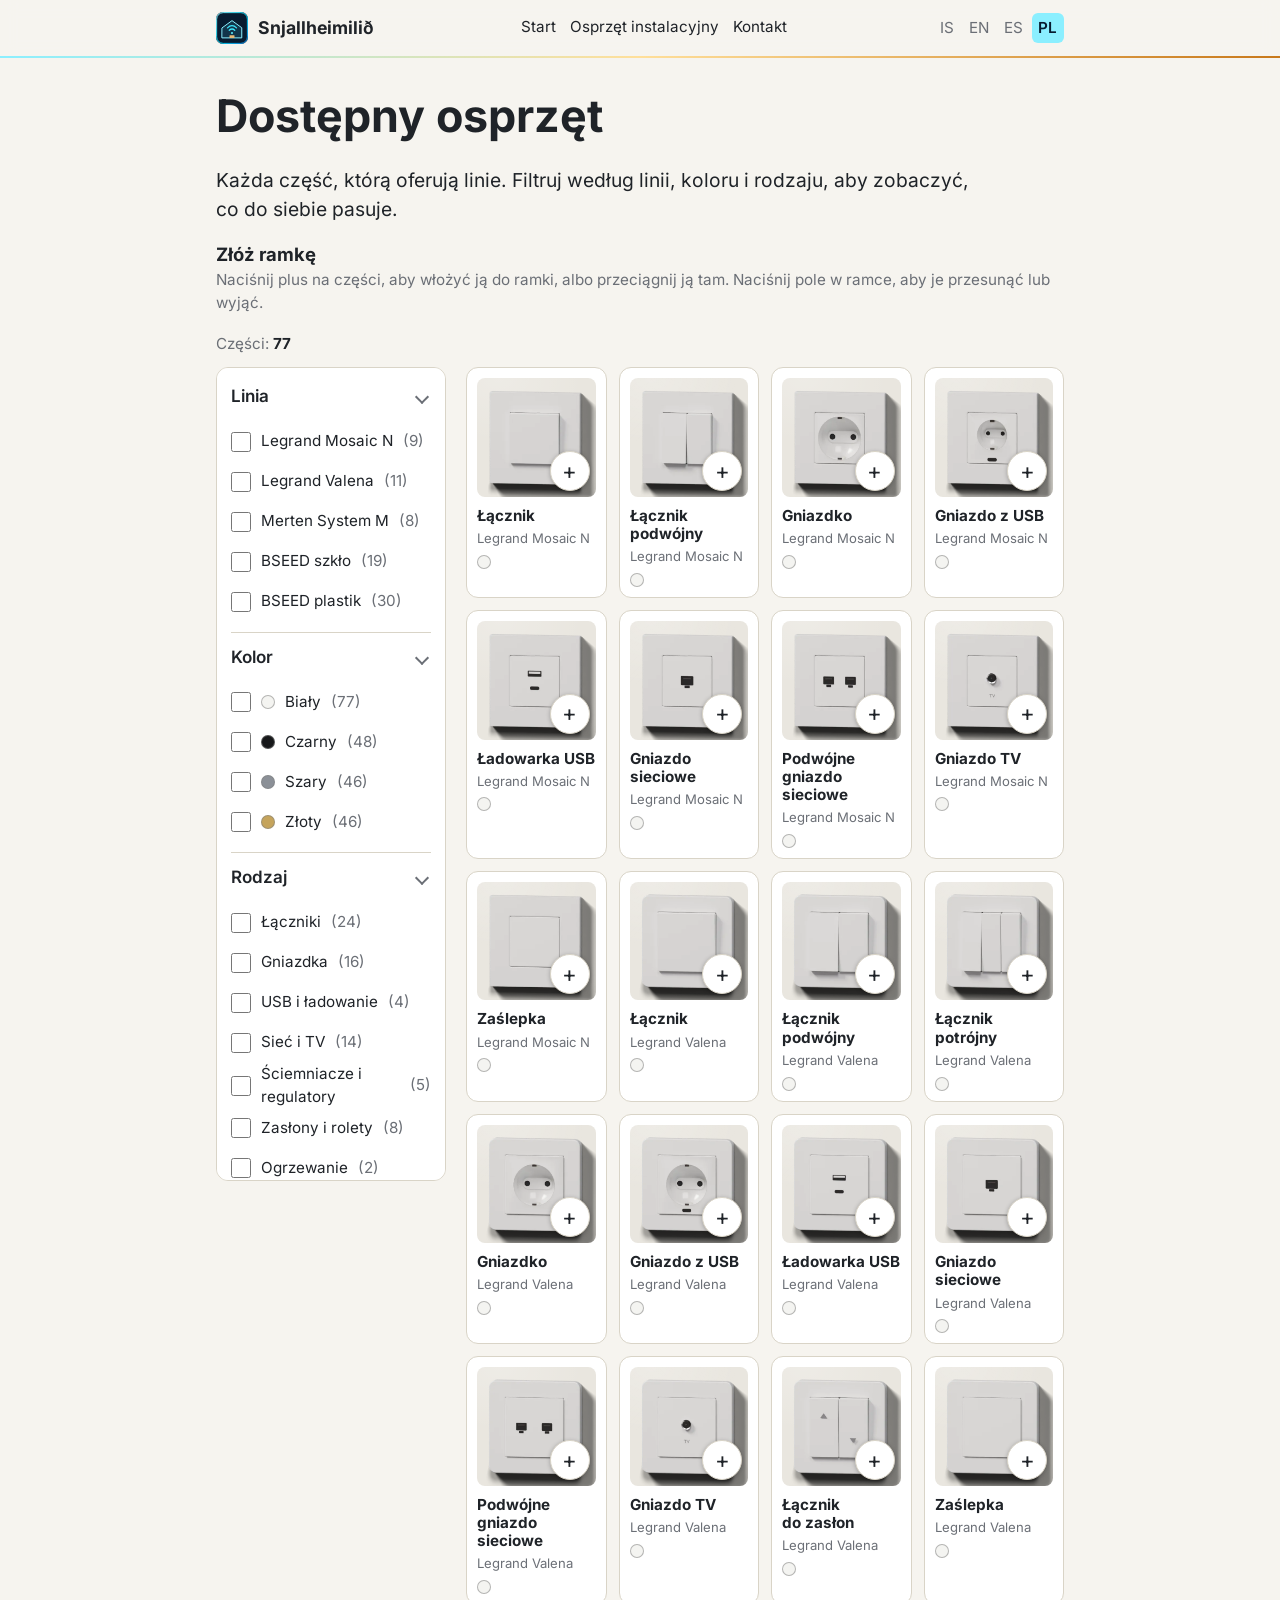
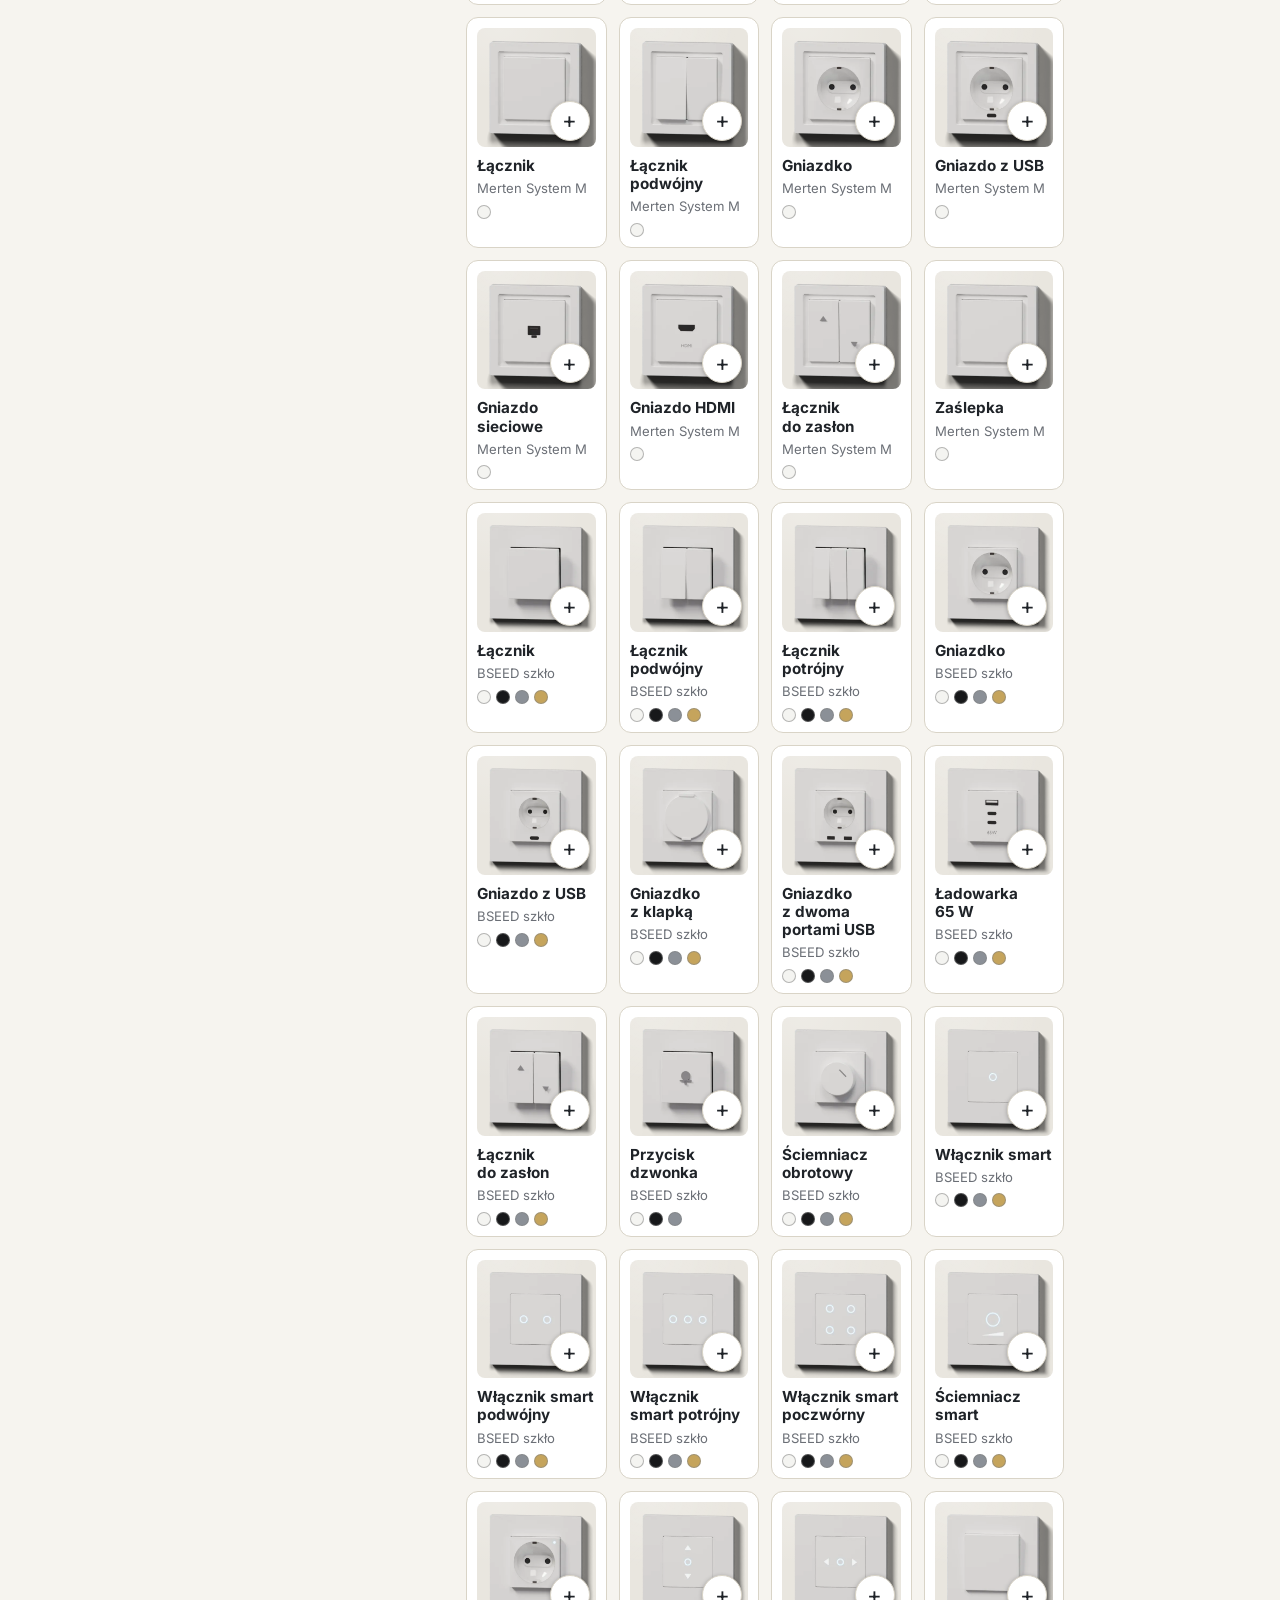
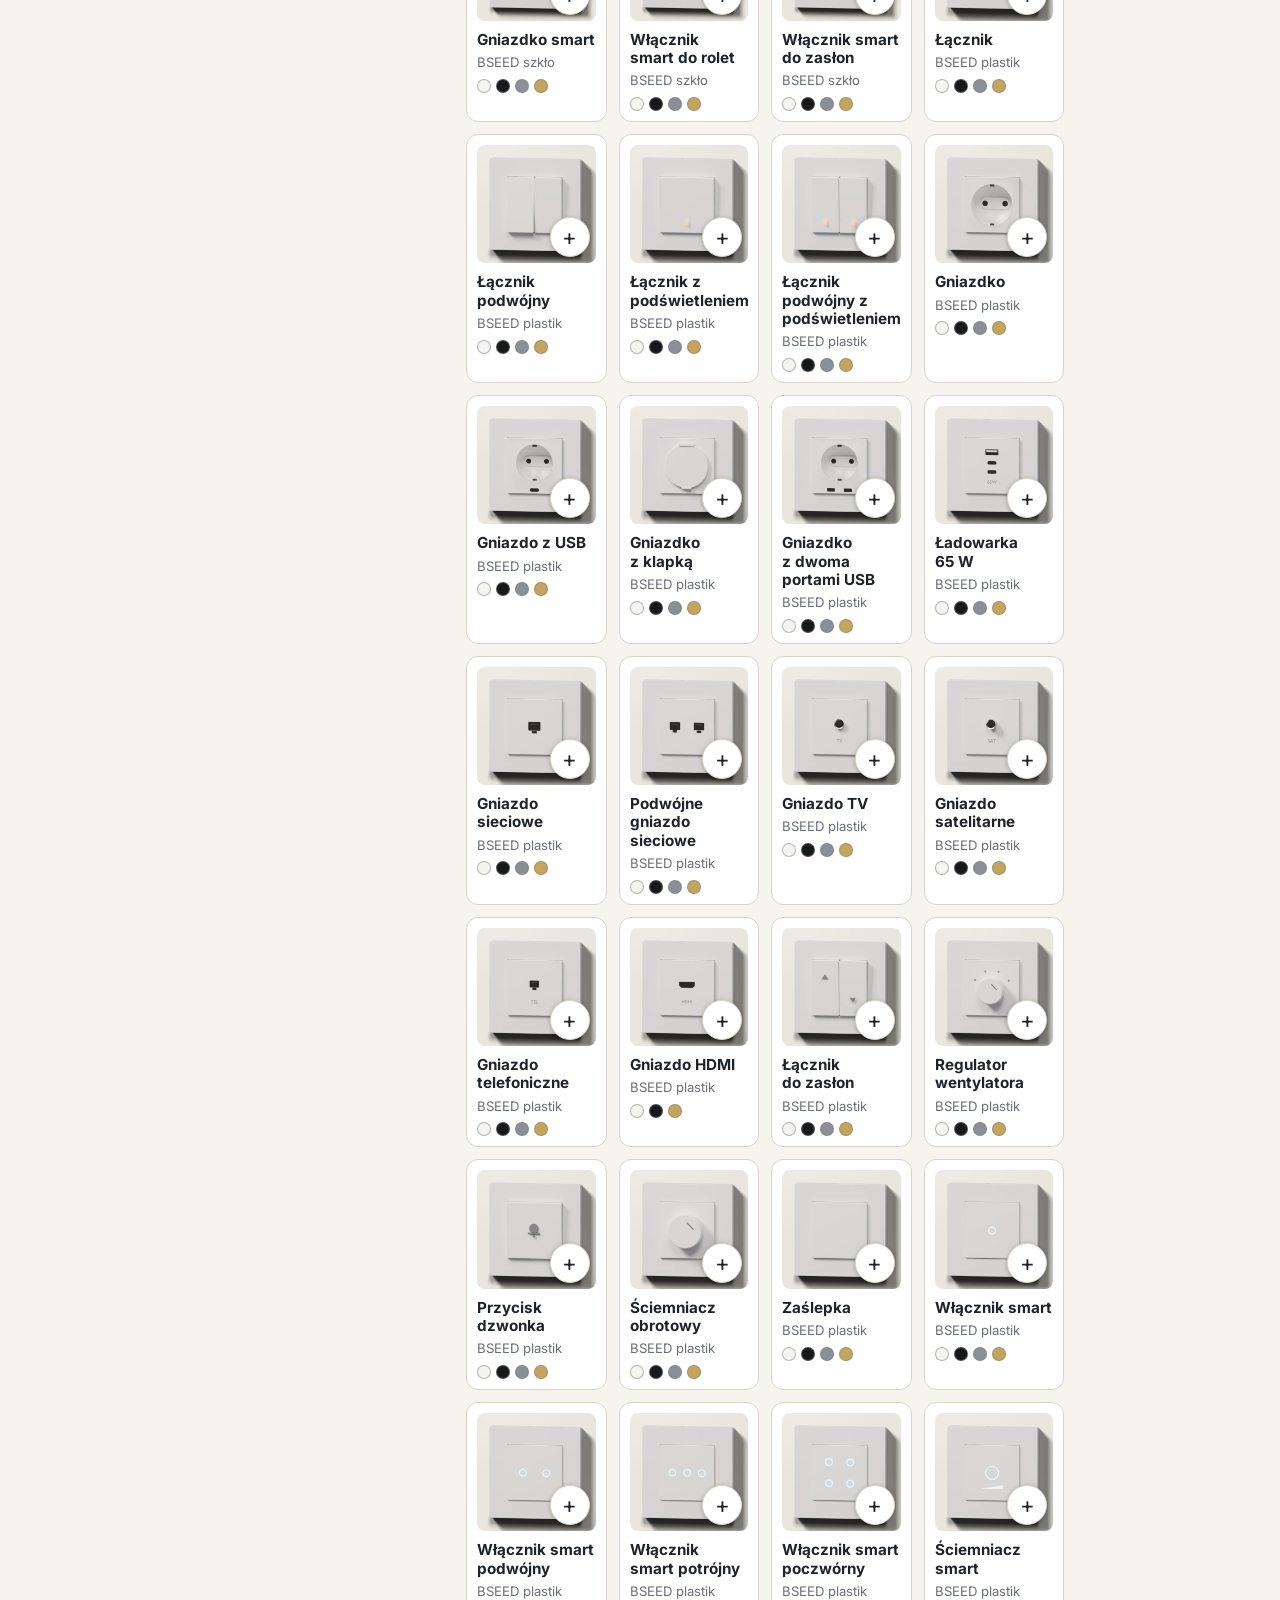
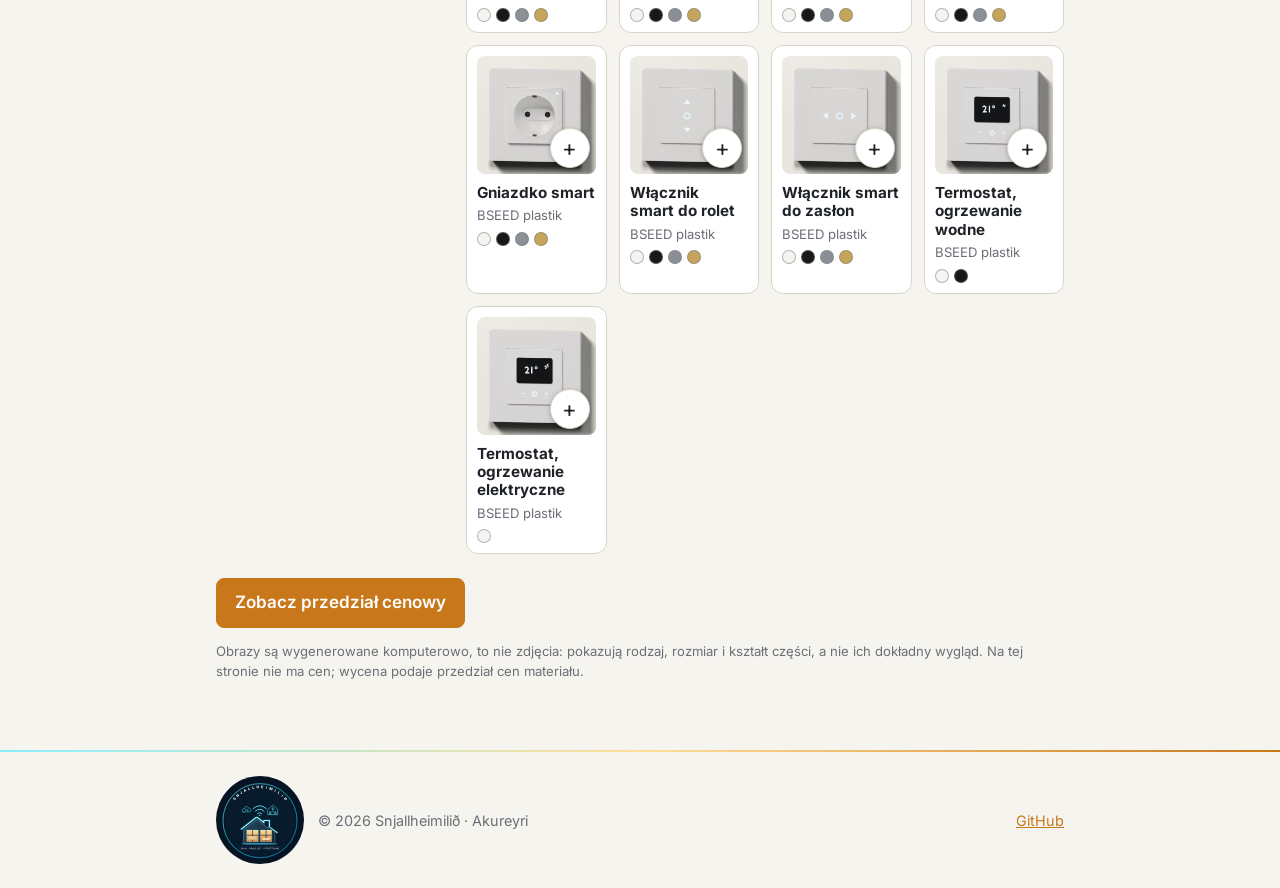
<file: pl/vorur.html>
<!doctype html>
<html lang="pl">
<head>
<meta charset="utf-8">
<meta http-equiv="Content-Security-Policy" content="default-src 'none'; script-src 'self' https://gc.zgo.at/count.v5.js; style-src 'self' 'unsafe-inline'; img-src 'self' https://snjallheimilid.goatcounter.com; media-src 'self'; font-src 'self'; connect-src 'self' https://formspree.io https://snjallheimilid.goatcounter.com; object-src 'none'; base-uri 'self'; form-action https://formspree.io">
<meta name="viewport" content="width=device-width, initial-scale=1, viewport-fit=cover">
<title>Produkty – łączniki, gniazdka i ramki | Snjallheimilið</title>
<meta name="description" content="Cały osprzęt, który montuje Snjallheimilið: łączniki, gniazdka, ściemniacze i części smart według linii, koloru i rodzaju.">
<link rel="alternate" hreflang="is" href="https://snjallheimilid.is/vorur.html">
<link rel="alternate" hreflang="en" href="https://snjallheimilid.is/en/vorur.html">
<link rel="alternate" hreflang="es" href="https://snjallheimilid.is/es/vorur.html">
<link rel="alternate" hreflang="pl" href="https://snjallheimilid.is/pl/vorur.html">
<link rel="alternate" hreflang="x-default" href="https://snjallheimilid.is/vorur.html">
<link rel="icon" href="../favicon.svg" type="image/svg+xml">
<link rel="apple-touch-icon" href="../img/apple-touch-icon.png">
<link rel="preload" href="../fonts/inter.woff2" as="font" type="font/woff2" crossorigin>
<link rel="stylesheet" href="../site.css">
</head>
<body>
<!-- written by tools/products.py, do not edit by hand -->
<header class="top">
  <div class="wrap bar">
    <a class="brand" href="index.html"><img src="../favicon.svg" width="32" height="32" alt="">Snjallheimilið</a>
    <nav>
      <a href="index.html">Start</a>
      <a href="index.html#innlagnaefni">Osprzęt instalacyjny</a>
      <a href="index.html#samband">Kontakt</a>
    </nav>
    <nav class="lang" aria-label="Język"><a href="../vorur.html" lang="is" title="Íslenska">IS</a><a href="../en/vorur.html" lang="en" title="English">EN</a><a href="../es/vorur.html" lang="es" title="Español">ES</a><a href="../pl/vorur.html" lang="pl" title="Polski">PL</a></nav>
  </div>
</header>

<main>
<section class="pv">
  <div class="wrap">
    <h1>Dostępny osprzęt</h1>
    <p class="lede">Każda część, którą oferują linie. Filtruj według linii, koloru i rodzaju, aby zobaczyć, co do siebie pasuje.</p>
    <!-- the frame builder (vorur.js): a frame of the line and colour of its first part, drawn from the same shapes as the lines view -->
    <div class="lv pb" id="pb" data-line="" data-fit="white" hidden>
      <h2 class="pb-h">Złóż ramkę</h2>
      <p class="muted pb-help">Naciśnij plus na części, aby włożyć ją do ramki, albo przeciągnij ją tam. Naciśnij pole w ramce, aby je przesunąć lub wyjąć.</p>
      <div class="lv-wall pb-wall" id="pbWall"><svg width="0" height="0" style="position:absolute" aria-hidden="true"><defs><linearGradient id="lv-gloss" x1="0" y1="0" x2="1" y2="1"><stop offset="0" stop-color="#fff" stop-opacity=".38"/><stop offset=".45" stop-color="#fff" stop-opacity=".04"/><stop offset="1" stop-color="#fff" stop-opacity="0"/></linearGradient></defs></svg><div class="pb-frame" id="pbFrame"></div></div>
      <p class="pb-name" id="pbName"></p>
      <div class="pb-bar">
        <span class="pb-set"><button type="button" class="pb-b" id="pbLess" aria-label="Mniejsza ramka" title="Mniejsza ramka">−</button><button type="button" class="pb-b" id="pbMore" aria-label="Większa ramka" title="Większa ramka">+</button></span>
        <span class="pb-set" id="pbFits"><button type="button" class="pb-fit" data-fit="white" style="--c:#f4f4f1" aria-label="Biały" title="Biały" aria-pressed="false"></button><button type="button" class="pb-fit" data-fit="black" style="--c:#17181a" aria-label="Czarny" title="Czarny" aria-pressed="false"></button><button type="button" class="pb-fit" data-fit="grey" style="--c:#8b9097" aria-label="Szary" title="Szary" aria-pressed="false"></button><button type="button" class="pb-fit" data-fit="gold" style="--c:#c5a45c" aria-label="Złoty" title="Złoty" aria-pressed="false"></button></span>
        <span class="pb-set" id="pbSel" hidden><button type="button" class="pb-b" id="pbLeft" aria-label="Przesuń w lewo" title="Przesuń w lewo">←</button><button type="button" class="pb-b" id="pbRight" aria-label="Przesuń w prawo" title="Przesuń w prawo">→</button><button type="button" class="pb-b wide" id="pbOut">Wyjmij</button></span>
        <button type="button" class="pb-b wide pb-reset" id="pbReset">Opróżnij ramkę</button>
      </div>
      <p class="pb-msg" id="pbMsg" role="status"></p>
      <div hidden id="pbText"><span data-t="add">Włóż do ramki</span><span data-t="slot">Puste pole</span><span data-t="full">Największa ramka tej linii w tym kolorze ma {n} pól.</span><span data-t="line">Części z innej linii nie pasują do tej ramki. Opróżnij ramkę, aby zacząć od innej linii.</span><span data-t="fit">Ta część nie jest dostępna w kolorze ramki.</span><span data-t="s1">Ramka pojedyncza</span><span data-t="s2">Ramka podwójna</span><span data-t="s3">Ramka potrójna</span><span data-t="s4">Ramka poczwórna</span><span data-t="s5">Ramka pięciokrotna</span></div>
      <script type="application/json" id="pbData">{"glyphs":{"sw1":"<g class=\"rock\"><rect class=\"k\" x=\"3.0\" y=\"9\" width=\"54.0\" height=\"54\" rx=\"2.5\"/><rect class=\"sh a\" x=\"3.0\" y=\"9\" width=\"54.0\" height=\"27\" rx=\"2.5\"/><rect class=\"sh b\" x=\"3.0\" y=\"36\" width=\"54.0\" height=\"27\" rx=\"2.5\"/><line class=\"i\" x1=\"26.0\" y1=\"17\" x2=\"34.0\" y2=\"17\"/><\/g>","sw2":"<g class=\"rock\"><rect class=\"k\" x=\"3.0\" y=\"9\" width=\"27.0\" height=\"54\" rx=\"2.5\"/><rect class=\"sh a\" x=\"3.0\" y=\"9\" width=\"27.0\" height=\"27\" rx=\"2.5\"/><rect class=\"sh b\" x=\"3.0\" y=\"36\" width=\"27.0\" height=\"27\" rx=\"2.5\"/><line class=\"i\" x1=\"12.5\" y1=\"17\" x2=\"20.5\" y2=\"17\"/><\/g><g class=\"rock\"><rect class=\"k\" x=\"30.0\" y=\"9\" width=\"27.0\" height=\"54\" rx=\"2.5\"/><rect class=\"sh a\" x=\"30.0\" y=\"9\" width=\"27.0\" height=\"27\" rx=\"2.5\"/><rect class=\"sh b\" x=\"30.0\" y=\"36\" width=\"27.0\" height=\"27\" rx=\"2.5\"/><line class=\"i\" x1=\"39.5\" y1=\"17\" x2=\"47.5\" y2=\"17\"/><\/g>","sw3":"<g class=\"rock\"><rect class=\"k\" x=\"3.0\" y=\"9\" width=\"18.0\" height=\"54\" rx=\"2.5\"/><rect class=\"sh a\" x=\"3.0\" y=\"9\" width=\"18.0\" height=\"27\" rx=\"2.5\"/><rect class=\"sh b\" x=\"3.0\" y=\"36\" width=\"18.0\" height=\"27\" rx=\"2.5\"/><line class=\"i\" x1=\"8.0\" y1=\"17\" x2=\"16.0\" y2=\"17\"/><\/g><g class=\"rock\"><rect class=\"k\" x=\"21.0\" y=\"9\" width=\"18.0\" height=\"54\" rx=\"2.5\"/><rect class=\"sh a\" x=\"21.0\" y=\"9\" width=\"18.0\" height=\"27\" rx=\"2.5\"/><rect class=\"sh b\" x=\"21.0\" y=\"36\" width=\"18.0\" height=\"27\" rx=\"2.5\"/><line class=\"i\" x1=\"26.0\" y1=\"17\" x2=\"34.0\" y2=\"17\"/><\/g><g class=\"rock\"><rect class=\"k\" x=\"39.0\" y=\"9\" width=\"18.0\" height=\"54\" rx=\"2.5\"/><rect class=\"sh a\" x=\"39.0\" y=\"9\" width=\"18.0\" height=\"27\" rx=\"2.5\"/><rect class=\"sh b\" x=\"39.0\" y=\"36\" width=\"18.0\" height=\"27\" rx=\"2.5\"/><line class=\"i\" x1=\"44.0\" y1=\"17\" x2=\"52.0\" y2=\"17\"/><\/g>","neon1":"<g class=\"rock\"><rect class=\"k\" x=\"3.0\" y=\"9\" width=\"54.0\" height=\"54\" rx=\"2.5\"/><rect class=\"sh a\" x=\"3.0\" y=\"9\" width=\"54.0\" height=\"27\" rx=\"2.5\"/><rect class=\"sh b\" x=\"3.0\" y=\"36\" width=\"54.0\" height=\"27\" rx=\"2.5\"/><line class=\"i\" x1=\"26.0\" y1=\"17\" x2=\"34.0\" y2=\"17\"/><circle class=\"lamp\" cx=\"30.0\" cy=\"54\" r=\"2.4\"/><\/g>","neon2":"<g class=\"rock\"><rect class=\"k\" x=\"3.0\" y=\"9\" width=\"27.0\" height=\"54\" rx=\"2.5\"/><rect class=\"sh a\" x=\"3.0\" y=\"9\" width=\"27.0\" height=\"27\" rx=\"2.5\"/><rect class=\"sh b\" x=\"3.0\" y=\"36\" width=\"27.0\" height=\"27\" rx=\"2.5\"/><line class=\"i\" x1=\"12.5\" y1=\"17\" x2=\"20.5\" y2=\"17\"/><circle class=\"lamp\" cx=\"16.5\" cy=\"54\" r=\"2.4\"/><\/g><g class=\"rock\"><rect class=\"k\" x=\"30.0\" y=\"9\" width=\"27.0\" height=\"54\" rx=\"2.5\"/><rect class=\"sh a\" x=\"30.0\" y=\"9\" width=\"27.0\" height=\"27\" rx=\"2.5\"/><rect class=\"sh b\" x=\"30.0\" y=\"36\" width=\"27.0\" height=\"27\" rx=\"2.5\"/><line class=\"i\" x1=\"39.5\" y1=\"17\" x2=\"47.5\" y2=\"17\"/><circle class=\"lamp\" cx=\"43.5\" cy=\"54\" r=\"2.4\"/><\/g>","socket":"<rect class=\"k\" x=\"3\" y=\"9\" width=\"54\" height=\"54\" rx=\"2.5\"/><circle class=\"d\" cx=\"30.0\" cy=\"36\" r=\"20\"/><circle class=\"f\" cx=\"22.0\" cy=\"36\" r=\"2.6\"/><circle class=\"f\" cx=\"38.0\" cy=\"36\" r=\"2.6\"/><rect class=\"f\" x=\"28.4\" y=\"16\" width=\"3.2\" height=\"5\" rx=\"1\"/><rect class=\"f\" x=\"28.4\" y=\"51\" width=\"3.2\" height=\"5\" rx=\"1\"/>","socket_usb":"<rect class=\"k\" x=\"3\" y=\"9\" width=\"54\" height=\"54\" rx=\"2.5\"/><circle class=\"d\" cx=\"30.0\" cy=\"31\" r=\"17\"/><circle class=\"f\" cx=\"23.2\" cy=\"31\" r=\"2.6\"/><circle class=\"f\" cx=\"36.8\" cy=\"31\" r=\"2.6\"/><rect class=\"f\" x=\"28.4\" y=\"14\" width=\"3.2\" height=\"5\" rx=\"1\"/><rect class=\"f\" x=\"28.4\" y=\"43\" width=\"3.2\" height=\"5\" rx=\"1\"/><rect class=\"d\" x=\"24.0\" y=\"53\" width=\"12\" height=\"5\" rx=\"2.5\"/>","socket_cover":"<rect class=\"k\" x=\"3\" y=\"9\" width=\"54\" height=\"54\" rx=\"2.5\"/><circle class=\"d\" cx=\"30.0\" cy=\"36\" r=\"20\"/><circle class=\"f\" cx=\"22.0\" cy=\"36\" r=\"2.6\"/><circle class=\"f\" cx=\"38.0\" cy=\"36\" r=\"2.6\"/><rect class=\"f\" x=\"28.4\" y=\"16\" width=\"3.2\" height=\"5\" rx=\"1\"/><rect class=\"f\" x=\"28.4\" y=\"51\" width=\"3.2\" height=\"5\" rx=\"1\"/><path class=\"lid\" d=\"M9.0 36a21 21 0 0 1 42 0z\"/><line class=\"i\" x1=\"9.0\" y1=\"36\" x2=\"51.0\" y2=\"36\"/>","socket_usb2":"<rect class=\"k\" x=\"3\" y=\"9\" width=\"54\" height=\"54\" rx=\"2.5\"/><circle class=\"d\" cx=\"30.0\" cy=\"31\" r=\"17\"/><circle class=\"f\" cx=\"23.2\" cy=\"31\" r=\"2.6\"/><circle class=\"f\" cx=\"36.8\" cy=\"31\" r=\"2.6\"/><rect class=\"f\" x=\"28.4\" y=\"14\" width=\"3.2\" height=\"5\" rx=\"1\"/><rect class=\"f\" x=\"28.4\" y=\"43\" width=\"3.2\" height=\"5\" rx=\"1\"/><rect class=\"d\" x=\"18.0\" y=\"53\" width=\"10\" height=\"5\" rx=\"1\"/><rect class=\"d\" x=\"32.0\" y=\"53\" width=\"10\" height=\"5\" rx=\"1\"/>","usb":"<rect class=\"k\" x=\"3\" y=\"9\" width=\"54\" height=\"54\" rx=\"2.5\"/><rect class=\"d\" x=\"22.0\" y=\"20\" width=\"16\" height=\"8\" rx=\"1.5\"/><rect class=\"d\" x=\"22.0\" y=\"34\" width=\"16\" height=\"8\" rx=\"4\"/><text class=\"f\" x=\"30.0\" y=\"57\" text-anchor=\"middle\" font-size=\"8\" font-weight=\"700\">USB<\/text>","charger65":"<rect class=\"k\" x=\"3\" y=\"9\" width=\"54\" height=\"54\" rx=\"2.5\"/><rect class=\"d\" x=\"22.0\" y=\"14\" width=\"16\" height=\"7\" rx=\"1.5\"/><rect class=\"d\" x=\"22.0\" y=\"25\" width=\"16\" height=\"7\" rx=\"3.5\"/><rect class=\"d\" x=\"22.0\" y=\"36\" width=\"16\" height=\"7\" rx=\"3.5\"/><text class=\"f\" x=\"30.0\" y=\"57\" text-anchor=\"middle\" font-size=\"8\" font-weight=\"700\">65W<\/text>","net":"<rect class=\"k\" x=\"3\" y=\"9\" width=\"54\" height=\"54\" rx=\"2.5\"/><path class=\"d\" d=\"M21.0 27h18v13h-4.5v4h-9v-4h-4.5z\"/><line class=\"i\" x1=\"25.5\" y1=\"27\" x2=\"25.5\" y2=\"32\"/><line class=\"i\" x1=\"30.0\" y1=\"27\" x2=\"30.0\" y2=\"32\"/><line class=\"i\" x1=\"34.5\" y1=\"27\" x2=\"34.5\" y2=\"32\"/>","net2":"<rect class=\"k\" x=\"3\" y=\"9\" width=\"54\" height=\"54\" rx=\"2.5\"/><path class=\"d\" d=\"M11.0 27h14v13h-3.5v4h-7v-4h-3.5z\"/><line class=\"i\" x1=\"14.5\" y1=\"27\" x2=\"14.5\" y2=\"32\"/><line class=\"i\" x1=\"18.0\" y1=\"27\" x2=\"18.0\" y2=\"32\"/><line class=\"i\" x1=\"21.5\" y1=\"27\" x2=\"21.5\" y2=\"32\"/><path class=\"d\" d=\"M35.0 27h14v13h-3.5v4h-7v-4h-3.5z\"/><line class=\"i\" x1=\"38.5\" y1=\"27\" x2=\"38.5\" y2=\"32\"/><line class=\"i\" x1=\"42.0\" y1=\"27\" x2=\"42.0\" y2=\"32\"/><line class=\"i\" x1=\"45.5\" y1=\"27\" x2=\"45.5\" y2=\"32\"/>","tv":"<rect class=\"k\" x=\"3\" y=\"9\" width=\"54\" height=\"54\" rx=\"2.5\"/><circle class=\"d\" cx=\"30.0\" cy=\"31\" r=\"9\"/><circle class=\"f\" cx=\"30.0\" cy=\"31\" r=\"2.6\"/><text class=\"f\" x=\"30.0\" y=\"57\" text-anchor=\"middle\" font-size=\"8\" font-weight=\"700\">TV<\/text>","sat":"<rect class=\"k\" x=\"3\" y=\"9\" width=\"54\" height=\"54\" rx=\"2.5\"/><circle class=\"d\" cx=\"30.0\" cy=\"31\" r=\"9\"/><circle class=\"f\" cx=\"30.0\" cy=\"31\" r=\"2.6\"/><circle class=\"i\" cx=\"30.0\" cy=\"31\" r=\"5.5\"/><text class=\"f\" x=\"30.0\" y=\"57\" text-anchor=\"middle\" font-size=\"8\" font-weight=\"700\">SAT<\/text>","tel":"<rect class=\"k\" x=\"3\" y=\"9\" width=\"54\" height=\"54\" rx=\"2.5\"/><path class=\"d\" d=\"M22.0 22h16v12h-4.5v5h-7v-5h-4.5z\"/><text class=\"f\" x=\"30.0\" y=\"57\" text-anchor=\"middle\" font-size=\"8\" font-weight=\"700\">TEL<\/text>","hdmi":"<rect class=\"k\" x=\"3\" y=\"9\" width=\"54\" height=\"54\" rx=\"2.5\"/><path class=\"d\" d=\"M18.0 24h24v8l-4 6h-16l-4-6z\"/><text class=\"f\" x=\"30.0\" y=\"57\" text-anchor=\"middle\" font-size=\"7\" font-weight=\"700\">HDMI<\/text>","blind":"<g class=\"rock\"><rect class=\"k\" x=\"3.0\" y=\"9\" width=\"27.0\" height=\"54\" rx=\"2.5\"/><rect class=\"sh a\" x=\"3.0\" y=\"9\" width=\"27.0\" height=\"27\" rx=\"2.5\"/><rect class=\"sh b\" x=\"3.0\" y=\"36\" width=\"27.0\" height=\"27\" rx=\"2.5\"/><path class=\"f\" d=\"M11.5 33l5 -7l5 7z\"/><\/g><g class=\"rock\"><rect class=\"k\" x=\"30.0\" y=\"9\" width=\"27.0\" height=\"54\" rx=\"2.5\"/><rect class=\"sh a\" x=\"30.0\" y=\"9\" width=\"27.0\" height=\"27\" rx=\"2.5\"/><rect class=\"sh b\" x=\"30.0\" y=\"36\" width=\"27.0\" height=\"27\" rx=\"2.5\"/><path class=\"f\" d=\"M38.5 39l5 7l5 -7z\"/><\/g>","fan":"<rect class=\"k\" x=\"3\" y=\"9\" width=\"54\" height=\"54\" rx=\"2.5\"/><circle class=\"d\" cx=\"30.0\" cy=\"38\" r=\"14\"/><line class=\"knob\" x1=\"30.0\" y1=\"38\" x2=\"37.0\" y2=\"28\"/><circle class=\"f\" cx=\"13.0\" cy=\"30\" r=\"1.4\"/><circle class=\"f\" cx=\"21.0\" cy=\"18\" r=\"1.4\"/><circle class=\"f\" cx=\"39.0\" cy=\"18\" r=\"1.4\"/><circle class=\"f\" cx=\"47.0\" cy=\"30\" r=\"1.4\"/>","bell":"<g class=\"rock\"><rect class=\"k\" x=\"3\" y=\"9\" width=\"54\" height=\"54\" rx=\"2.5\"/><rect class=\"sh a\" x=\"3\" y=\"9\" width=\"54\" height=\"27\" rx=\"2.5\"/><rect class=\"sh b\" x=\"3\" y=\"36\" width=\"54\" height=\"27\" rx=\"2.5\"/><path class=\"f\" d=\"M21.0 42c3-3 3-6 3-10a6 6 0 0 1 12 0c0 4 0 7 3 10z\"/><circle class=\"f\" cx=\"30.0\" cy=\"46\" r=\"2\"/><\/g>","dimmer":"<rect class=\"k\" x=\"3\" y=\"9\" width=\"54\" height=\"54\" rx=\"2.5\"/><circle class=\"d\" cx=\"30.0\" cy=\"36\" r=\"17\"/><circle class=\"k\" cx=\"30.0\" cy=\"36\" r=\"12\"/><line class=\"knob\" x1=\"30.0\" y1=\"36\" x2=\"36.0\" y2=\"27\"/>","blank":"<rect class=\"k\" x=\"3\" y=\"9\" width=\"54\" height=\"54\" rx=\"2.5\"/>","touch1":"<rect class=\"k\" x=\"3\" y=\"9\" width=\"54\" height=\"54\" rx=\"2.5\"/><g class=\"rock\"><rect class=\"hit\" x=\"19.0\" y=\"25\" width=\"22\" height=\"22\"/><circle class=\"led\" cx=\"30.0\" cy=\"36\" r=\"5.5\"/><\/g>","touch2":"<rect class=\"k\" x=\"3\" y=\"9\" width=\"54\" height=\"54\" rx=\"2.5\"/><g class=\"rock\"><rect class=\"hit\" x=\"7.0\" y=\"25\" width=\"22\" height=\"22\"/><circle class=\"led\" cx=\"18.0\" cy=\"36\" r=\"5.5\"/><\/g><g class=\"rock\"><rect class=\"hit\" x=\"31.0\" y=\"25\" width=\"22\" height=\"22\"/><circle class=\"led\" cx=\"42.0\" cy=\"36\" r=\"5.5\"/><\/g>","touch3":"<rect class=\"k\" x=\"3\" y=\"9\" width=\"54\" height=\"54\" rx=\"2.5\"/><g class=\"rock\"><rect class=\"hit\" x=\"4.0\" y=\"25\" width=\"22\" height=\"22\"/><circle class=\"led\" cx=\"15.0\" cy=\"36\" r=\"5.5\"/><\/g><g class=\"rock\"><rect class=\"hit\" x=\"19.0\" y=\"25\" width=\"22\" height=\"22\"/><circle class=\"led\" cx=\"30.0\" cy=\"36\" r=\"5.5\"/><\/g><g class=\"rock\"><rect class=\"hit\" x=\"34.0\" y=\"25\" width=\"22\" height=\"22\"/><circle class=\"led\" cx=\"45.0\" cy=\"36\" r=\"5.5\"/><\/g>","touch4":"<rect class=\"k\" x=\"3\" y=\"9\" width=\"54\" height=\"54\" rx=\"2.5\"/><g class=\"rock\"><rect class=\"hit\" x=\"7.0\" y=\"13\" width=\"22\" height=\"22\"/><circle class=\"led\" cx=\"18.0\" cy=\"24\" r=\"5.5\"/><\/g><g class=\"rock\"><rect class=\"hit\" x=\"31.0\" y=\"13\" width=\"22\" height=\"22\"/><circle class=\"led\" cx=\"42.0\" cy=\"24\" r=\"5.5\"/><\/g><g class=\"rock\"><rect class=\"hit\" x=\"7.0\" y=\"37\" width=\"22\" height=\"22\"/><circle class=\"led\" cx=\"18.0\" cy=\"48\" r=\"5.5\"/><\/g><g class=\"rock\"><rect class=\"hit\" x=\"31.0\" y=\"37\" width=\"22\" height=\"22\"/><circle class=\"led\" cx=\"42.0\" cy=\"48\" r=\"5.5\"/><\/g>","tdim":"<rect class=\"k\" x=\"3\" y=\"9\" width=\"54\" height=\"54\" rx=\"2.5\"/><g class=\"rock\"><rect class=\"hit\" x=\"16.0\" y=\"22\" width=\"28\" height=\"28\"/><circle class=\"led\" cx=\"30.0\" cy=\"36\" r=\"9\"/><\/g><path class=\"i\" d=\"M14.0 56h32\"/><path class=\"f\" d=\"M14.0 56l32 -5v5z\"/>","ssocket":"<rect class=\"k\" x=\"3\" y=\"9\" width=\"54\" height=\"54\" rx=\"2.5\"/><circle class=\"d\" cx=\"30.0\" cy=\"36\" r=\"20\"/><circle class=\"f\" cx=\"22.0\" cy=\"36\" r=\"2.6\"/><circle class=\"f\" cx=\"38.0\" cy=\"36\" r=\"2.6\"/><rect class=\"f\" x=\"28.4\" y=\"16\" width=\"3.2\" height=\"5\" rx=\"1\"/><rect class=\"f\" x=\"28.4\" y=\"51\" width=\"3.2\" height=\"5\" rx=\"1\"/><circle class=\"led on\" cx=\"49\" cy=\"16\" r=\"2.6\"/>","sblind":"<rect class=\"k\" x=\"3\" y=\"9\" width=\"54\" height=\"54\" rx=\"2.5\"/><path class=\"f\" d=\"M25.0 26l5-7l5 7z\"/><path class=\"f\" d=\"M25.0 46l5 7l5-7z\"/><g class=\"rock\"><rect class=\"hit\" x=\"22.0\" y=\"28\" width=\"16\" height=\"16\"/><circle class=\"led\" cx=\"30.0\" cy=\"36\" r=\"4\"/><\/g>","scurtain":"<rect class=\"k\" x=\"3\" y=\"9\" width=\"54\" height=\"54\" rx=\"2.5\"/><path class=\"f\" d=\"M21.0 36l7-5v10z\"/><path class=\"f\" d=\"M39.0 36l-7-5v10z\"/><g class=\"rock\"><rect class=\"hit\" x=\"22.0\" y=\"46\" width=\"16\" height=\"12\"/><circle class=\"led\" cx=\"30.0\" cy=\"52\" r=\"3.5\"/><\/g>","heatw":"<rect class=\"k\" x=\"3\" y=\"9\" width=\"54\" height=\"54\" rx=\"2.5\"/><rect class=\"d\" x=\"13.0\" y=\"15\" width=\"34\" height=\"26\" rx=\"3\"/><text class=\"f\" x=\"30.0\" y=\"34\" text-anchor=\"middle\" font-size=\"14\" font-weight=\"700\">21°<\/text><path class=\"i\" d=\"M21.0 55q4.5-4 9 0t9 0\"/>","heate":"<rect class=\"k\" x=\"3\" y=\"9\" width=\"54\" height=\"54\" rx=\"2.5\"/><rect class=\"d\" x=\"13.0\" y=\"15\" width=\"34\" height=\"26\" rx=\"3\"/><text class=\"f\" x=\"30.0\" y=\"34\" text-anchor=\"middle\" font-size=\"14\" font-weight=\"700\">21°<\/text><path class=\"i\" d=\"M21.0 56l4.5-3l4.5 3l4.5-3l4.5 3\"/>"},"sizes":{"mosaic":{"white":[1,2,3,4]},"valena":{"white":[1,2,3,4,5]},"merten":{"white":[1,2,3,4,5]},"bseed_glass":{"white":[1,2,3,4,5],"black":[1,2,3,4,5],"grey":[1,2,3,4,5],"gold":[1,2,3,4,5]},"bseed_plastic":{"white":[1,2,3,4],"black":[1,2,3,4],"grey":[1,2,3,4],"gold":[1,2,3,4]}}}</script>
    </div>
    <div class="pv-head"><button type="button" class="btn pv-toggle" id="pvToggle" aria-expanded="false" aria-controls="pvFilters">Filtry<span id="pvOn"></span></button><p class="pv-count">Części: <b id="pvCount">77</b></p><button type="button" class="btn pv-clear" id="pvClear" hidden>Wyczyść filtry</button></div>
    <div class="pv-body">
    <form class="pv-filters" id="pvFilters">
      <details class="pv-group" data-group="line" open><summary>Linia</summary><div class="pv-opts"><label><input type="checkbox" name="line" value="mosaic"><span>Legrand Mosaic N</span> <span class="pv-n" data-n>(9)</span></label><label><input type="checkbox" name="line" value="valena"><span>Legrand Valena</span> <span class="pv-n" data-n>(11)</span></label><label><input type="checkbox" name="line" value="merten"><span>Merten System M</span> <span class="pv-n" data-n>(8)</span></label><label><input type="checkbox" name="line" value="bseed_glass"><span>BSEED szkło</span> <span class="pv-n" data-n>(19)</span></label><label><input type="checkbox" name="line" value="bseed_plastic"><span>BSEED plastik</span> <span class="pv-n" data-n>(30)</span></label></div></details>
      <details class="pv-group" data-group="fit" open><summary>Kolor</summary><div class="pv-opts"><label><input type="checkbox" name="fit" value="white"><span class="pv-dot" style="--c:#f4f4f1"></span><span>Biały</span> <span class="pv-n" data-n>(77)</span></label><label><input type="checkbox" name="fit" value="black"><span class="pv-dot" style="--c:#17181a"></span><span>Czarny</span> <span class="pv-n" data-n>(48)</span></label><label><input type="checkbox" name="fit" value="grey"><span class="pv-dot" style="--c:#8b9097"></span><span>Szary</span> <span class="pv-n" data-n>(46)</span></label><label><input type="checkbox" name="fit" value="gold"><span class="pv-dot" style="--c:#c5a45c"></span><span>Złoty</span> <span class="pv-n" data-n>(46)</span></label></div></details>
      <details class="pv-group" data-group="cat" open><summary>Rodzaj</summary><div class="pv-opts"><label><input type="checkbox" name="cat" value="rofar"><span>Łączniki</span> <span class="pv-n" data-n>(24)</span></label><label><input type="checkbox" name="cat" value="tenglar"><span>Gniazdka</span> <span class="pv-n" data-n>(16)</span></label><label><input type="checkbox" name="cat" value="hledsla"><span>USB i ładowanie</span> <span class="pv-n" data-n>(4)</span></label><label><input type="checkbox" name="cat" value="net"><span>Sieć i TV</span> <span class="pv-n" data-n>(14)</span></label><label><input type="checkbox" name="cat" value="dimmerar"><span>Ściemniacze i regulatory</span> <span class="pv-n" data-n>(5)</span></label><label><input type="checkbox" name="cat" value="tjold"><span>Zasłony i rolety</span> <span class="pv-n" data-n>(8)</span></label><label><input type="checkbox" name="cat" value="hiti"><span>Ogrzewanie</span> <span class="pv-n" data-n>(2)</span></label><label><input type="checkbox" name="cat" value="annad"><span>Inne</span> <span class="pv-n" data-n>(4)</span></label></div></details>
      <details class="pv-group" data-group="smart"><summary>Smart czy zwykłe</summary><div class="pv-opts"><label><input type="checkbox" name="smart" value="1"><span>Części smart</span> <span class="pv-n" data-n>(18)</span></label><label><input type="checkbox" name="smart" value="0"><span>Części zwykłe</span> <span class="pv-n" data-n>(59)</span></label></div></details>
    </form>
    <ul class="pv-grid" id="pvGrid">
      <li class="pv-card" data-line="mosaic" data-cat="rofar" data-smart="0" data-fits="white"><div class="pv-pic"><img src="../img/lines3d/mosaic-white-sw1.webp" data-file="sw1" width="424" height="424" alt="" loading="lazy" decoding="async"></div><h3>Łącznik</h3><p class="pv-line">Legrand Mosaic N</p><p class="pv-dots"><span class="pv-dot" style="--c:#f4f4f1" role="img" aria-label="Biały" title="Biały"></span></p></li>
      <li class="pv-card" data-line="mosaic" data-cat="rofar" data-smart="0" data-fits="white"><div class="pv-pic"><img src="../img/lines3d/mosaic-white-sw2.webp" data-file="sw2" width="424" height="424" alt="" loading="lazy" decoding="async"></div><h3>Łącznik podwójny</h3><p class="pv-line">Legrand Mosaic N</p><p class="pv-dots"><span class="pv-dot" style="--c:#f4f4f1" role="img" aria-label="Biały" title="Biały"></span></p></li>
      <li class="pv-card" data-line="mosaic" data-cat="tenglar" data-smart="0" data-fits="white"><div class="pv-pic"><img src="../img/lines3d/mosaic-white-socket.webp" data-file="socket" width="424" height="424" alt="" loading="lazy" decoding="async"></div><h3>Gniazdko</h3><p class="pv-line">Legrand Mosaic N</p><p class="pv-dots"><span class="pv-dot" style="--c:#f4f4f1" role="img" aria-label="Biały" title="Biały"></span></p></li>
      <li class="pv-card" data-line="mosaic" data-cat="tenglar" data-smart="0" data-fits="white"><div class="pv-pic"><img src="../img/lines3d/mosaic-white-socket_usb.webp" data-file="socket_usb" width="424" height="424" alt="" loading="lazy" decoding="async"></div><h3>Gniazdo z USB</h3><p class="pv-line">Legrand Mosaic N</p><p class="pv-dots"><span class="pv-dot" style="--c:#f4f4f1" role="img" aria-label="Biały" title="Biały"></span></p></li>
      <li class="pv-card" data-line="mosaic" data-cat="hledsla" data-smart="0" data-fits="white"><div class="pv-pic"><img src="../img/lines3d/mosaic-white-usb.webp" data-file="usb" width="424" height="424" alt="" loading="lazy" decoding="async"></div><h3>Ładowarka USB</h3><p class="pv-line">Legrand Mosaic N</p><p class="pv-dots"><span class="pv-dot" style="--c:#f4f4f1" role="img" aria-label="Biały" title="Biały"></span></p></li>
      <li class="pv-card" data-line="mosaic" data-cat="net" data-smart="0" data-fits="white"><div class="pv-pic"><img src="../img/lines3d/mosaic-white-net.webp" data-file="net" width="424" height="424" alt="" loading="lazy" decoding="async"></div><h3>Gniazdo sieciowe</h3><p class="pv-line">Legrand Mosaic N</p><p class="pv-dots"><span class="pv-dot" style="--c:#f4f4f1" role="img" aria-label="Biały" title="Biały"></span></p></li>
      <li class="pv-card" data-line="mosaic" data-cat="net" data-smart="0" data-fits="white"><div class="pv-pic"><img src="../img/lines3d/mosaic-white-net2.webp" data-file="net2" width="424" height="424" alt="" loading="lazy" decoding="async"></div><h3>Podwójne gniazdo sieciowe</h3><p class="pv-line">Legrand Mosaic N</p><p class="pv-dots"><span class="pv-dot" style="--c:#f4f4f1" role="img" aria-label="Biały" title="Biały"></span></p></li>
      <li class="pv-card" data-line="mosaic" data-cat="net" data-smart="0" data-fits="white"><div class="pv-pic"><img src="../img/lines3d/mosaic-white-tv.webp" data-file="tv" width="424" height="424" alt="" loading="lazy" decoding="async"></div><h3>Gniazdo TV</h3><p class="pv-line">Legrand Mosaic N</p><p class="pv-dots"><span class="pv-dot" style="--c:#f4f4f1" role="img" aria-label="Biały" title="Biały"></span></p></li>
      <li class="pv-card" data-line="mosaic" data-cat="annad" data-smart="0" data-fits="white"><div class="pv-pic"><img src="../img/lines3d/mosaic-white-blank.webp" data-file="blank" width="424" height="424" alt="" loading="lazy" decoding="async"></div><h3>Zaślepka</h3><p class="pv-line">Legrand Mosaic N</p><p class="pv-dots"><span class="pv-dot" style="--c:#f4f4f1" role="img" aria-label="Biały" title="Biały"></span></p></li>
      <li class="pv-card" data-line="valena" data-cat="rofar" data-smart="0" data-fits="white"><div class="pv-pic"><img src="../img/lines3d/valena-white-sw1.webp" data-file="sw1" width="440" height="440" alt="" loading="lazy" decoding="async"></div><h3>Łącznik</h3><p class="pv-line">Legrand Valena</p><p class="pv-dots"><span class="pv-dot" style="--c:#f4f4f1" role="img" aria-label="Biały" title="Biały"></span></p></li>
      <li class="pv-card" data-line="valena" data-cat="rofar" data-smart="0" data-fits="white"><div class="pv-pic"><img src="../img/lines3d/valena-white-sw2.webp" data-file="sw2" width="440" height="440" alt="" loading="lazy" decoding="async"></div><h3>Łącznik podwójny</h3><p class="pv-line">Legrand Valena</p><p class="pv-dots"><span class="pv-dot" style="--c:#f4f4f1" role="img" aria-label="Biały" title="Biały"></span></p></li>
      <li class="pv-card" data-line="valena" data-cat="rofar" data-smart="0" data-fits="white"><div class="pv-pic"><img src="../img/lines3d/valena-white-sw3.webp" data-file="sw3" width="440" height="440" alt="" loading="lazy" decoding="async"></div><h3>Łącznik potrójny</h3><p class="pv-line">Legrand Valena</p><p class="pv-dots"><span class="pv-dot" style="--c:#f4f4f1" role="img" aria-label="Biały" title="Biały"></span></p></li>
      <li class="pv-card" data-line="valena" data-cat="tenglar" data-smart="0" data-fits="white"><div class="pv-pic"><img src="../img/lines3d/valena-white-socket.webp" data-file="socket" width="440" height="440" alt="" loading="lazy" decoding="async"></div><h3>Gniazdko</h3><p class="pv-line">Legrand Valena</p><p class="pv-dots"><span class="pv-dot" style="--c:#f4f4f1" role="img" aria-label="Biały" title="Biały"></span></p></li>
      <li class="pv-card" data-line="valena" data-cat="tenglar" data-smart="0" data-fits="white"><div class="pv-pic"><img src="../img/lines3d/valena-white-socket_usb.webp" data-file="socket_usb" width="440" height="440" alt="" loading="lazy" decoding="async"></div><h3>Gniazdo z USB</h3><p class="pv-line">Legrand Valena</p><p class="pv-dots"><span class="pv-dot" style="--c:#f4f4f1" role="img" aria-label="Biały" title="Biały"></span></p></li>
      <li class="pv-card" data-line="valena" data-cat="hledsla" data-smart="0" data-fits="white"><div class="pv-pic"><img src="../img/lines3d/valena-white-usb.webp" data-file="usb" width="440" height="440" alt="" loading="lazy" decoding="async"></div><h3>Ładowarka USB</h3><p class="pv-line">Legrand Valena</p><p class="pv-dots"><span class="pv-dot" style="--c:#f4f4f1" role="img" aria-label="Biały" title="Biały"></span></p></li>
      <li class="pv-card" data-line="valena" data-cat="net" data-smart="0" data-fits="white"><div class="pv-pic"><img src="../img/lines3d/valena-white-net.webp" data-file="net" width="440" height="440" alt="" loading="lazy" decoding="async"></div><h3>Gniazdo sieciowe</h3><p class="pv-line">Legrand Valena</p><p class="pv-dots"><span class="pv-dot" style="--c:#f4f4f1" role="img" aria-label="Biały" title="Biały"></span></p></li>
      <li class="pv-card" data-line="valena" data-cat="net" data-smart="0" data-fits="white"><div class="pv-pic"><img src="../img/lines3d/valena-white-net2.webp" data-file="net2" width="440" height="440" alt="" loading="lazy" decoding="async"></div><h3>Podwójne gniazdo sieciowe</h3><p class="pv-line">Legrand Valena</p><p class="pv-dots"><span class="pv-dot" style="--c:#f4f4f1" role="img" aria-label="Biały" title="Biały"></span></p></li>
      <li class="pv-card" data-line="valena" data-cat="net" data-smart="0" data-fits="white"><div class="pv-pic"><img src="../img/lines3d/valena-white-tv.webp" data-file="tv" width="440" height="440" alt="" loading="lazy" decoding="async"></div><h3>Gniazdo TV</h3><p class="pv-line">Legrand Valena</p><p class="pv-dots"><span class="pv-dot" style="--c:#f4f4f1" role="img" aria-label="Biały" title="Biały"></span></p></li>
      <li class="pv-card" data-line="valena" data-cat="tjold" data-smart="0" data-fits="white"><div class="pv-pic"><img src="../img/lines3d/valena-white-blind.webp" data-file="blind" width="440" height="440" alt="" loading="lazy" decoding="async"></div><h3>Łącznik do zasłon</h3><p class="pv-line">Legrand Valena</p><p class="pv-dots"><span class="pv-dot" style="--c:#f4f4f1" role="img" aria-label="Biały" title="Biały"></span></p></li>
      <li class="pv-card" data-line="valena" data-cat="annad" data-smart="0" data-fits="white"><div class="pv-pic"><img src="../img/lines3d/valena-white-blank.webp" data-file="blank" width="440" height="440" alt="" loading="lazy" decoding="async"></div><h3>Zaślepka</h3><p class="pv-line">Legrand Valena</p><p class="pv-dots"><span class="pv-dot" style="--c:#f4f4f1" role="img" aria-label="Biały" title="Biały"></span></p></li>
      <li class="pv-card" data-line="merten" data-cat="rofar" data-smart="0" data-fits="white"><div class="pv-pic"><img src="../img/lines3d/merten-white-sw1.webp" data-file="sw1" width="418" height="418" alt="" loading="lazy" decoding="async"></div><h3>Łącznik</h3><p class="pv-line">Merten System M</p><p class="pv-dots"><span class="pv-dot" style="--c:#f4f4f1" role="img" aria-label="Biały" title="Biały"></span></p></li>
      <li class="pv-card" data-line="merten" data-cat="rofar" data-smart="0" data-fits="white"><div class="pv-pic"><img src="../img/lines3d/merten-white-sw2.webp" data-file="sw2" width="418" height="418" alt="" loading="lazy" decoding="async"></div><h3>Łącznik podwójny</h3><p class="pv-line">Merten System M</p><p class="pv-dots"><span class="pv-dot" style="--c:#f4f4f1" role="img" aria-label="Biały" title="Biały"></span></p></li>
      <li class="pv-card" data-line="merten" data-cat="tenglar" data-smart="0" data-fits="white"><div class="pv-pic"><img src="../img/lines3d/merten-white-socket.webp" data-file="socket" width="418" height="418" alt="" loading="lazy" decoding="async"></div><h3>Gniazdko</h3><p class="pv-line">Merten System M</p><p class="pv-dots"><span class="pv-dot" style="--c:#f4f4f1" role="img" aria-label="Biały" title="Biały"></span></p></li>
      <li class="pv-card" data-line="merten" data-cat="tenglar" data-smart="0" data-fits="white"><div class="pv-pic"><img src="../img/lines3d/merten-white-socket_usb.webp" data-file="socket_usb" width="418" height="418" alt="" loading="lazy" decoding="async"></div><h3>Gniazdo z USB</h3><p class="pv-line">Merten System M</p><p class="pv-dots"><span class="pv-dot" style="--c:#f4f4f1" role="img" aria-label="Biały" title="Biały"></span></p></li>
      <li class="pv-card" data-line="merten" data-cat="net" data-smart="0" data-fits="white"><div class="pv-pic"><img src="../img/lines3d/merten-white-net.webp" data-file="net" width="418" height="418" alt="" loading="lazy" decoding="async"></div><h3>Gniazdo sieciowe</h3><p class="pv-line">Merten System M</p><p class="pv-dots"><span class="pv-dot" style="--c:#f4f4f1" role="img" aria-label="Biały" title="Biały"></span></p></li>
      <li class="pv-card" data-line="merten" data-cat="net" data-smart="0" data-fits="white"><div class="pv-pic"><img src="../img/lines3d/merten-white-hdmi.webp" data-file="hdmi" width="418" height="418" alt="" loading="lazy" decoding="async"></div><h3>Gniazdo HDMI</h3><p class="pv-line">Merten System M</p><p class="pv-dots"><span class="pv-dot" style="--c:#f4f4f1" role="img" aria-label="Biały" title="Biały"></span></p></li>
      <li class="pv-card" data-line="merten" data-cat="tjold" data-smart="0" data-fits="white"><div class="pv-pic"><img src="../img/lines3d/merten-white-blind.webp" data-file="blind" width="418" height="418" alt="" loading="lazy" decoding="async"></div><h3>Łącznik do zasłon</h3><p class="pv-line">Merten System M</p><p class="pv-dots"><span class="pv-dot" style="--c:#f4f4f1" role="img" aria-label="Biały" title="Biały"></span></p></li>
      <li class="pv-card" data-line="merten" data-cat="annad" data-smart="0" data-fits="white"><div class="pv-pic"><img src="../img/lines3d/merten-white-blank.webp" data-file="blank" width="418" height="418" alt="" loading="lazy" decoding="async"></div><h3>Zaślepka</h3><p class="pv-line">Merten System M</p><p class="pv-dots"><span class="pv-dot" style="--c:#f4f4f1" role="img" aria-label="Biały" title="Biały"></span></p></li>
      <li class="pv-card" data-line="bseed_glass" data-cat="rofar" data-smart="0" data-fits="white black grey gold"><div class="pv-pic"><img src="../img/lines3d/bseed_glass-white-sw1.webp" data-file="sw1" width="440" height="440" alt="" loading="lazy" decoding="async"></div><h3>Łącznik</h3><p class="pv-line">BSEED szkło</p><p class="pv-dots"><span class="pv-dot" style="--c:#f4f4f1" role="img" aria-label="Biały" title="Biały"></span><span class="pv-dot" style="--c:#17181a" role="img" aria-label="Czarny" title="Czarny"></span><span class="pv-dot" style="--c:#8b9097" role="img" aria-label="Szary" title="Szary"></span><span class="pv-dot" style="--c:#c5a45c" role="img" aria-label="Złoty" title="Złoty"></span></p></li>
      <li class="pv-card" data-line="bseed_glass" data-cat="rofar" data-smart="0" data-fits="white black grey gold"><div class="pv-pic"><img src="../img/lines3d/bseed_glass-white-sw2.webp" data-file="sw2" width="440" height="440" alt="" loading="lazy" decoding="async"></div><h3>Łącznik podwójny</h3><p class="pv-line">BSEED szkło</p><p class="pv-dots"><span class="pv-dot" style="--c:#f4f4f1" role="img" aria-label="Biały" title="Biały"></span><span class="pv-dot" style="--c:#17181a" role="img" aria-label="Czarny" title="Czarny"></span><span class="pv-dot" style="--c:#8b9097" role="img" aria-label="Szary" title="Szary"></span><span class="pv-dot" style="--c:#c5a45c" role="img" aria-label="Złoty" title="Złoty"></span></p></li>
      <li class="pv-card" data-line="bseed_glass" data-cat="rofar" data-smart="0" data-fits="white black grey gold"><div class="pv-pic"><img src="../img/lines3d/bseed_glass-white-sw3.webp" data-file="sw3" width="440" height="440" alt="" loading="lazy" decoding="async"></div><h3>Łącznik potrójny</h3><p class="pv-line">BSEED szkło</p><p class="pv-dots"><span class="pv-dot" style="--c:#f4f4f1" role="img" aria-label="Biały" title="Biały"></span><span class="pv-dot" style="--c:#17181a" role="img" aria-label="Czarny" title="Czarny"></span><span class="pv-dot" style="--c:#8b9097" role="img" aria-label="Szary" title="Szary"></span><span class="pv-dot" style="--c:#c5a45c" role="img" aria-label="Złoty" title="Złoty"></span></p></li>
      <li class="pv-card" data-line="bseed_glass" data-cat="tenglar" data-smart="0" data-fits="white black grey gold"><div class="pv-pic"><img src="../img/lines3d/bseed_glass-white-socket.webp" data-file="socket" width="440" height="440" alt="" loading="lazy" decoding="async"></div><h3>Gniazdko</h3><p class="pv-line">BSEED szkło</p><p class="pv-dots"><span class="pv-dot" style="--c:#f4f4f1" role="img" aria-label="Biały" title="Biały"></span><span class="pv-dot" style="--c:#17181a" role="img" aria-label="Czarny" title="Czarny"></span><span class="pv-dot" style="--c:#8b9097" role="img" aria-label="Szary" title="Szary"></span><span class="pv-dot" style="--c:#c5a45c" role="img" aria-label="Złoty" title="Złoty"></span></p></li>
      <li class="pv-card" data-line="bseed_glass" data-cat="tenglar" data-smart="0" data-fits="white black grey gold"><div class="pv-pic"><img src="../img/lines3d/bseed_glass-white-socket_usb.webp" data-file="socket_usb" width="440" height="440" alt="" loading="lazy" decoding="async"></div><h3>Gniazdo z USB</h3><p class="pv-line">BSEED szkło</p><p class="pv-dots"><span class="pv-dot" style="--c:#f4f4f1" role="img" aria-label="Biały" title="Biały"></span><span class="pv-dot" style="--c:#17181a" role="img" aria-label="Czarny" title="Czarny"></span><span class="pv-dot" style="--c:#8b9097" role="img" aria-label="Szary" title="Szary"></span><span class="pv-dot" style="--c:#c5a45c" role="img" aria-label="Złoty" title="Złoty"></span></p></li>
      <li class="pv-card" data-line="bseed_glass" data-cat="tenglar" data-smart="0" data-fits="white black grey gold"><div class="pv-pic"><img src="../img/lines3d/bseed_glass-white-socket_cover.webp" data-file="socket_cover" width="440" height="440" alt="" loading="lazy" decoding="async"></div><h3>Gniazdko z klapką</h3><p class="pv-line">BSEED szkło</p><p class="pv-dots"><span class="pv-dot" style="--c:#f4f4f1" role="img" aria-label="Biały" title="Biały"></span><span class="pv-dot" style="--c:#17181a" role="img" aria-label="Czarny" title="Czarny"></span><span class="pv-dot" style="--c:#8b9097" role="img" aria-label="Szary" title="Szary"></span><span class="pv-dot" style="--c:#c5a45c" role="img" aria-label="Złoty" title="Złoty"></span></p></li>
      <li class="pv-card" data-line="bseed_glass" data-cat="tenglar" data-smart="0" data-fits="white black grey gold"><div class="pv-pic"><img src="../img/lines3d/bseed_glass-white-socket_usb2.webp" data-file="socket_usb2" width="440" height="440" alt="" loading="lazy" decoding="async"></div><h3>Gniazdko z dwoma portami USB</h3><p class="pv-line">BSEED szkło</p><p class="pv-dots"><span class="pv-dot" style="--c:#f4f4f1" role="img" aria-label="Biały" title="Biały"></span><span class="pv-dot" style="--c:#17181a" role="img" aria-label="Czarny" title="Czarny"></span><span class="pv-dot" style="--c:#8b9097" role="img" aria-label="Szary" title="Szary"></span><span class="pv-dot" style="--c:#c5a45c" role="img" aria-label="Złoty" title="Złoty"></span></p></li>
      <li class="pv-card" data-line="bseed_glass" data-cat="hledsla" data-smart="0" data-fits="white black grey gold"><div class="pv-pic"><img src="../img/lines3d/bseed_glass-white-charger65.webp" data-file="charger65" width="440" height="440" alt="" loading="lazy" decoding="async"></div><h3>Ładowarka 65 W</h3><p class="pv-line">BSEED szkło</p><p class="pv-dots"><span class="pv-dot" style="--c:#f4f4f1" role="img" aria-label="Biały" title="Biały"></span><span class="pv-dot" style="--c:#17181a" role="img" aria-label="Czarny" title="Czarny"></span><span class="pv-dot" style="--c:#8b9097" role="img" aria-label="Szary" title="Szary"></span><span class="pv-dot" style="--c:#c5a45c" role="img" aria-label="Złoty" title="Złoty"></span></p></li>
      <li class="pv-card" data-line="bseed_glass" data-cat="tjold" data-smart="0" data-fits="white black grey gold"><div class="pv-pic"><img src="../img/lines3d/bseed_glass-white-blind.webp" data-file="blind" width="440" height="440" alt="" loading="lazy" decoding="async"></div><h3>Łącznik do zasłon</h3><p class="pv-line">BSEED szkło</p><p class="pv-dots"><span class="pv-dot" style="--c:#f4f4f1" role="img" aria-label="Biały" title="Biały"></span><span class="pv-dot" style="--c:#17181a" role="img" aria-label="Czarny" title="Czarny"></span><span class="pv-dot" style="--c:#8b9097" role="img" aria-label="Szary" title="Szary"></span><span class="pv-dot" style="--c:#c5a45c" role="img" aria-label="Złoty" title="Złoty"></span></p></li>
      <li class="pv-card" data-line="bseed_glass" data-cat="rofar" data-smart="0" data-fits="white black grey"><div class="pv-pic"><img src="../img/lines3d/bseed_glass-white-bell.webp" data-file="bell" width="440" height="440" alt="" loading="lazy" decoding="async"></div><h3>Przycisk dzwonka</h3><p class="pv-line">BSEED szkło</p><p class="pv-dots"><span class="pv-dot" style="--c:#f4f4f1" role="img" aria-label="Biały" title="Biały"></span><span class="pv-dot" style="--c:#17181a" role="img" aria-label="Czarny" title="Czarny"></span><span class="pv-dot" style="--c:#8b9097" role="img" aria-label="Szary" title="Szary"></span></p></li>
      <li class="pv-card" data-line="bseed_glass" data-cat="dimmerar" data-smart="0" data-fits="white black grey gold"><div class="pv-pic"><img src="../img/lines3d/bseed_glass-white-dimmer.webp" data-file="dimmer" width="440" height="440" alt="" loading="lazy" decoding="async"></div><h3>Ściemniacz obrotowy</h3><p class="pv-line">BSEED szkło</p><p class="pv-dots"><span class="pv-dot" style="--c:#f4f4f1" role="img" aria-label="Biały" title="Biały"></span><span class="pv-dot" style="--c:#17181a" role="img" aria-label="Czarny" title="Czarny"></span><span class="pv-dot" style="--c:#8b9097" role="img" aria-label="Szary" title="Szary"></span><span class="pv-dot" style="--c:#c5a45c" role="img" aria-label="Złoty" title="Złoty"></span></p></li>
      <li class="pv-card" data-line="bseed_glass" data-cat="rofar" data-smart="1" data-fits="white black grey gold"><div class="pv-pic"><img src="../img/lines3d/bseed_glass-white-touch1.webp" data-file="touch1" width="440" height="440" alt="" loading="lazy" decoding="async"></div><h3>Włącznik smart</h3><p class="pv-line">BSEED szkło</p><p class="pv-dots"><span class="pv-dot" style="--c:#f4f4f1" role="img" aria-label="Biały" title="Biały"></span><span class="pv-dot" style="--c:#17181a" role="img" aria-label="Czarny" title="Czarny"></span><span class="pv-dot" style="--c:#8b9097" role="img" aria-label="Szary" title="Szary"></span><span class="pv-dot" style="--c:#c5a45c" role="img" aria-label="Złoty" title="Złoty"></span></p></li>
      <li class="pv-card" data-line="bseed_glass" data-cat="rofar" data-smart="1" data-fits="white black grey gold"><div class="pv-pic"><img src="../img/lines3d/bseed_glass-white-touch2.webp" data-file="touch2" width="440" height="440" alt="" loading="lazy" decoding="async"></div><h3>Włącznik smart podwójny</h3><p class="pv-line">BSEED szkło</p><p class="pv-dots"><span class="pv-dot" style="--c:#f4f4f1" role="img" aria-label="Biały" title="Biały"></span><span class="pv-dot" style="--c:#17181a" role="img" aria-label="Czarny" title="Czarny"></span><span class="pv-dot" style="--c:#8b9097" role="img" aria-label="Szary" title="Szary"></span><span class="pv-dot" style="--c:#c5a45c" role="img" aria-label="Złoty" title="Złoty"></span></p></li>
      <li class="pv-card" data-line="bseed_glass" data-cat="rofar" data-smart="1" data-fits="white black grey gold"><div class="pv-pic"><img src="../img/lines3d/bseed_glass-white-touch3.webp" data-file="touch3" width="440" height="440" alt="" loading="lazy" decoding="async"></div><h3>Włącznik smart potrójny</h3><p class="pv-line">BSEED szkło</p><p class="pv-dots"><span class="pv-dot" style="--c:#f4f4f1" role="img" aria-label="Biały" title="Biały"></span><span class="pv-dot" style="--c:#17181a" role="img" aria-label="Czarny" title="Czarny"></span><span class="pv-dot" style="--c:#8b9097" role="img" aria-label="Szary" title="Szary"></span><span class="pv-dot" style="--c:#c5a45c" role="img" aria-label="Złoty" title="Złoty"></span></p></li>
      <li class="pv-card" data-line="bseed_glass" data-cat="rofar" data-smart="1" data-fits="white black grey gold"><div class="pv-pic"><img src="../img/lines3d/bseed_glass-white-touch4.webp" data-file="touch4" width="440" height="440" alt="" loading="lazy" decoding="async"></div><h3>Włącznik smart poczwórny</h3><p class="pv-line">BSEED szkło</p><p class="pv-dots"><span class="pv-dot" style="--c:#f4f4f1" role="img" aria-label="Biały" title="Biały"></span><span class="pv-dot" style="--c:#17181a" role="img" aria-label="Czarny" title="Czarny"></span><span class="pv-dot" style="--c:#8b9097" role="img" aria-label="Szary" title="Szary"></span><span class="pv-dot" style="--c:#c5a45c" role="img" aria-label="Złoty" title="Złoty"></span></p></li>
      <li class="pv-card" data-line="bseed_glass" data-cat="dimmerar" data-smart="1" data-fits="white black grey gold"><div class="pv-pic"><img src="../img/lines3d/bseed_glass-white-tdim.webp" data-file="tdim" width="440" height="440" alt="" loading="lazy" decoding="async"></div><h3>Ściemniacz smart</h3><p class="pv-line">BSEED szkło</p><p class="pv-dots"><span class="pv-dot" style="--c:#f4f4f1" role="img" aria-label="Biały" title="Biały"></span><span class="pv-dot" style="--c:#17181a" role="img" aria-label="Czarny" title="Czarny"></span><span class="pv-dot" style="--c:#8b9097" role="img" aria-label="Szary" title="Szary"></span><span class="pv-dot" style="--c:#c5a45c" role="img" aria-label="Złoty" title="Złoty"></span></p></li>
      <li class="pv-card" data-line="bseed_glass" data-cat="tenglar" data-smart="1" data-fits="white black grey gold"><div class="pv-pic"><img src="../img/lines3d/bseed_glass-white-ssocket.webp" data-file="ssocket" width="440" height="440" alt="" loading="lazy" decoding="async"></div><h3>Gniazdko smart</h3><p class="pv-line">BSEED szkło</p><p class="pv-dots"><span class="pv-dot" style="--c:#f4f4f1" role="img" aria-label="Biały" title="Biały"></span><span class="pv-dot" style="--c:#17181a" role="img" aria-label="Czarny" title="Czarny"></span><span class="pv-dot" style="--c:#8b9097" role="img" aria-label="Szary" title="Szary"></span><span class="pv-dot" style="--c:#c5a45c" role="img" aria-label="Złoty" title="Złoty"></span></p></li>
      <li class="pv-card" data-line="bseed_glass" data-cat="tjold" data-smart="1" data-fits="white black grey gold"><div class="pv-pic"><img src="../img/lines3d/bseed_glass-white-sblind.webp" data-file="sblind" width="440" height="440" alt="" loading="lazy" decoding="async"></div><h3>Włącznik smart do rolet</h3><p class="pv-line">BSEED szkło</p><p class="pv-dots"><span class="pv-dot" style="--c:#f4f4f1" role="img" aria-label="Biały" title="Biały"></span><span class="pv-dot" style="--c:#17181a" role="img" aria-label="Czarny" title="Czarny"></span><span class="pv-dot" style="--c:#8b9097" role="img" aria-label="Szary" title="Szary"></span><span class="pv-dot" style="--c:#c5a45c" role="img" aria-label="Złoty" title="Złoty"></span></p></li>
      <li class="pv-card" data-line="bseed_glass" data-cat="tjold" data-smart="1" data-fits="white black grey gold"><div class="pv-pic"><img src="../img/lines3d/bseed_glass-white-scurtain.webp" data-file="scurtain" width="440" height="440" alt="" loading="lazy" decoding="async"></div><h3>Włącznik smart do zasłon</h3><p class="pv-line">BSEED szkło</p><p class="pv-dots"><span class="pv-dot" style="--c:#f4f4f1" role="img" aria-label="Biały" title="Biały"></span><span class="pv-dot" style="--c:#17181a" role="img" aria-label="Czarny" title="Czarny"></span><span class="pv-dot" style="--c:#8b9097" role="img" aria-label="Szary" title="Szary"></span><span class="pv-dot" style="--c:#c5a45c" role="img" aria-label="Złoty" title="Złoty"></span></p></li>
      <li class="pv-card" data-line="bseed_plastic" data-cat="rofar" data-smart="0" data-fits="white black grey gold"><div class="pv-pic"><img src="../img/lines3d/bseed_plastic-white-sw1.webp" data-file="sw1" width="440" height="440" alt="" loading="lazy" decoding="async"></div><h3>Łącznik</h3><p class="pv-line">BSEED plastik</p><p class="pv-dots"><span class="pv-dot" style="--c:#f4f4f1" role="img" aria-label="Biały" title="Biały"></span><span class="pv-dot" style="--c:#17181a" role="img" aria-label="Czarny" title="Czarny"></span><span class="pv-dot" style="--c:#8b9097" role="img" aria-label="Szary" title="Szary"></span><span class="pv-dot" style="--c:#c5a45c" role="img" aria-label="Złoty" title="Złoty"></span></p></li>
      <li class="pv-card" data-line="bseed_plastic" data-cat="rofar" data-smart="0" data-fits="white black grey gold"><div class="pv-pic"><img src="../img/lines3d/bseed_plastic-white-sw2.webp" data-file="sw2" width="440" height="440" alt="" loading="lazy" decoding="async"></div><h3>Łącznik podwójny</h3><p class="pv-line">BSEED plastik</p><p class="pv-dots"><span class="pv-dot" style="--c:#f4f4f1" role="img" aria-label="Biały" title="Biały"></span><span class="pv-dot" style="--c:#17181a" role="img" aria-label="Czarny" title="Czarny"></span><span class="pv-dot" style="--c:#8b9097" role="img" aria-label="Szary" title="Szary"></span><span class="pv-dot" style="--c:#c5a45c" role="img" aria-label="Złoty" title="Złoty"></span></p></li>
      <li class="pv-card" data-line="bseed_plastic" data-cat="rofar" data-smart="0" data-fits="white black grey gold"><div class="pv-pic"><img src="../img/lines3d/bseed_plastic-white-neon1.webp" data-file="neon1" width="440" height="440" alt="" loading="lazy" decoding="async"></div><h3>Łącznik z podświetleniem</h3><p class="pv-line">BSEED plastik</p><p class="pv-dots"><span class="pv-dot" style="--c:#f4f4f1" role="img" aria-label="Biały" title="Biały"></span><span class="pv-dot" style="--c:#17181a" role="img" aria-label="Czarny" title="Czarny"></span><span class="pv-dot" style="--c:#8b9097" role="img" aria-label="Szary" title="Szary"></span><span class="pv-dot" style="--c:#c5a45c" role="img" aria-label="Złoty" title="Złoty"></span></p></li>
      <li class="pv-card" data-line="bseed_plastic" data-cat="rofar" data-smart="0" data-fits="white black grey gold"><div class="pv-pic"><img src="../img/lines3d/bseed_plastic-white-neon2.webp" data-file="neon2" width="440" height="440" alt="" loading="lazy" decoding="async"></div><h3>Łącznik podwójny z podświetleniem</h3><p class="pv-line">BSEED plastik</p><p class="pv-dots"><span class="pv-dot" style="--c:#f4f4f1" role="img" aria-label="Biały" title="Biały"></span><span class="pv-dot" style="--c:#17181a" role="img" aria-label="Czarny" title="Czarny"></span><span class="pv-dot" style="--c:#8b9097" role="img" aria-label="Szary" title="Szary"></span><span class="pv-dot" style="--c:#c5a45c" role="img" aria-label="Złoty" title="Złoty"></span></p></li>
      <li class="pv-card" data-line="bseed_plastic" data-cat="tenglar" data-smart="0" data-fits="white black grey gold"><div class="pv-pic"><img src="../img/lines3d/bseed_plastic-white-socket.webp" data-file="socket" width="440" height="440" alt="" loading="lazy" decoding="async"></div><h3>Gniazdko</h3><p class="pv-line">BSEED plastik</p><p class="pv-dots"><span class="pv-dot" style="--c:#f4f4f1" role="img" aria-label="Biały" title="Biały"></span><span class="pv-dot" style="--c:#17181a" role="img" aria-label="Czarny" title="Czarny"></span><span class="pv-dot" style="--c:#8b9097" role="img" aria-label="Szary" title="Szary"></span><span class="pv-dot" style="--c:#c5a45c" role="img" aria-label="Złoty" title="Złoty"></span></p></li>
      <li class="pv-card" data-line="bseed_plastic" data-cat="tenglar" data-smart="0" data-fits="white black grey gold"><div class="pv-pic"><img src="../img/lines3d/bseed_plastic-white-socket_usb.webp" data-file="socket_usb" width="440" height="440" alt="" loading="lazy" decoding="async"></div><h3>Gniazdo z USB</h3><p class="pv-line">BSEED plastik</p><p class="pv-dots"><span class="pv-dot" style="--c:#f4f4f1" role="img" aria-label="Biały" title="Biały"></span><span class="pv-dot" style="--c:#17181a" role="img" aria-label="Czarny" title="Czarny"></span><span class="pv-dot" style="--c:#8b9097" role="img" aria-label="Szary" title="Szary"></span><span class="pv-dot" style="--c:#c5a45c" role="img" aria-label="Złoty" title="Złoty"></span></p></li>
      <li class="pv-card" data-line="bseed_plastic" data-cat="tenglar" data-smart="0" data-fits="white black grey gold"><div class="pv-pic"><img src="../img/lines3d/bseed_plastic-white-socket_cover.webp" data-file="socket_cover" width="440" height="440" alt="" loading="lazy" decoding="async"></div><h3>Gniazdko z klapką</h3><p class="pv-line">BSEED plastik</p><p class="pv-dots"><span class="pv-dot" style="--c:#f4f4f1" role="img" aria-label="Biały" title="Biały"></span><span class="pv-dot" style="--c:#17181a" role="img" aria-label="Czarny" title="Czarny"></span><span class="pv-dot" style="--c:#8b9097" role="img" aria-label="Szary" title="Szary"></span><span class="pv-dot" style="--c:#c5a45c" role="img" aria-label="Złoty" title="Złoty"></span></p></li>
      <li class="pv-card" data-line="bseed_plastic" data-cat="tenglar" data-smart="0" data-fits="white black grey gold"><div class="pv-pic"><img src="../img/lines3d/bseed_plastic-white-socket_usb2.webp" data-file="socket_usb2" width="440" height="440" alt="" loading="lazy" decoding="async"></div><h3>Gniazdko z dwoma portami USB</h3><p class="pv-line">BSEED plastik</p><p class="pv-dots"><span class="pv-dot" style="--c:#f4f4f1" role="img" aria-label="Biały" title="Biały"></span><span class="pv-dot" style="--c:#17181a" role="img" aria-label="Czarny" title="Czarny"></span><span class="pv-dot" style="--c:#8b9097" role="img" aria-label="Szary" title="Szary"></span><span class="pv-dot" style="--c:#c5a45c" role="img" aria-label="Złoty" title="Złoty"></span></p></li>
      <li class="pv-card" data-line="bseed_plastic" data-cat="hledsla" data-smart="0" data-fits="white black grey gold"><div class="pv-pic"><img src="../img/lines3d/bseed_plastic-white-charger65.webp" data-file="charger65" width="440" height="440" alt="" loading="lazy" decoding="async"></div><h3>Ładowarka 65 W</h3><p class="pv-line">BSEED plastik</p><p class="pv-dots"><span class="pv-dot" style="--c:#f4f4f1" role="img" aria-label="Biały" title="Biały"></span><span class="pv-dot" style="--c:#17181a" role="img" aria-label="Czarny" title="Czarny"></span><span class="pv-dot" style="--c:#8b9097" role="img" aria-label="Szary" title="Szary"></span><span class="pv-dot" style="--c:#c5a45c" role="img" aria-label="Złoty" title="Złoty"></span></p></li>
      <li class="pv-card" data-line="bseed_plastic" data-cat="net" data-smart="0" data-fits="white black grey gold"><div class="pv-pic"><img src="../img/lines3d/bseed_plastic-white-net.webp" data-file="net" width="440" height="440" alt="" loading="lazy" decoding="async"></div><h3>Gniazdo sieciowe</h3><p class="pv-line">BSEED plastik</p><p class="pv-dots"><span class="pv-dot" style="--c:#f4f4f1" role="img" aria-label="Biały" title="Biały"></span><span class="pv-dot" style="--c:#17181a" role="img" aria-label="Czarny" title="Czarny"></span><span class="pv-dot" style="--c:#8b9097" role="img" aria-label="Szary" title="Szary"></span><span class="pv-dot" style="--c:#c5a45c" role="img" aria-label="Złoty" title="Złoty"></span></p></li>
      <li class="pv-card" data-line="bseed_plastic" data-cat="net" data-smart="0" data-fits="white black grey gold"><div class="pv-pic"><img src="../img/lines3d/bseed_plastic-white-net2.webp" data-file="net2" width="440" height="440" alt="" loading="lazy" decoding="async"></div><h3>Podwójne gniazdo sieciowe</h3><p class="pv-line">BSEED plastik</p><p class="pv-dots"><span class="pv-dot" style="--c:#f4f4f1" role="img" aria-label="Biały" title="Biały"></span><span class="pv-dot" style="--c:#17181a" role="img" aria-label="Czarny" title="Czarny"></span><span class="pv-dot" style="--c:#8b9097" role="img" aria-label="Szary" title="Szary"></span><span class="pv-dot" style="--c:#c5a45c" role="img" aria-label="Złoty" title="Złoty"></span></p></li>
      <li class="pv-card" data-line="bseed_plastic" data-cat="net" data-smart="0" data-fits="white black grey gold"><div class="pv-pic"><img src="../img/lines3d/bseed_plastic-white-tv.webp" data-file="tv" width="440" height="440" alt="" loading="lazy" decoding="async"></div><h3>Gniazdo TV</h3><p class="pv-line">BSEED plastik</p><p class="pv-dots"><span class="pv-dot" style="--c:#f4f4f1" role="img" aria-label="Biały" title="Biały"></span><span class="pv-dot" style="--c:#17181a" role="img" aria-label="Czarny" title="Czarny"></span><span class="pv-dot" style="--c:#8b9097" role="img" aria-label="Szary" title="Szary"></span><span class="pv-dot" style="--c:#c5a45c" role="img" aria-label="Złoty" title="Złoty"></span></p></li>
      <li class="pv-card" data-line="bseed_plastic" data-cat="net" data-smart="0" data-fits="white black grey gold"><div class="pv-pic"><img src="../img/lines3d/bseed_plastic-white-sat.webp" data-file="sat" width="440" height="440" alt="" loading="lazy" decoding="async"></div><h3>Gniazdo satelitarne</h3><p class="pv-line">BSEED plastik</p><p class="pv-dots"><span class="pv-dot" style="--c:#f4f4f1" role="img" aria-label="Biały" title="Biały"></span><span class="pv-dot" style="--c:#17181a" role="img" aria-label="Czarny" title="Czarny"></span><span class="pv-dot" style="--c:#8b9097" role="img" aria-label="Szary" title="Szary"></span><span class="pv-dot" style="--c:#c5a45c" role="img" aria-label="Złoty" title="Złoty"></span></p></li>
      <li class="pv-card" data-line="bseed_plastic" data-cat="net" data-smart="0" data-fits="white black grey gold"><div class="pv-pic"><img src="../img/lines3d/bseed_plastic-white-tel.webp" data-file="tel" width="440" height="440" alt="" loading="lazy" decoding="async"></div><h3>Gniazdo telefoniczne</h3><p class="pv-line">BSEED plastik</p><p class="pv-dots"><span class="pv-dot" style="--c:#f4f4f1" role="img" aria-label="Biały" title="Biały"></span><span class="pv-dot" style="--c:#17181a" role="img" aria-label="Czarny" title="Czarny"></span><span class="pv-dot" style="--c:#8b9097" role="img" aria-label="Szary" title="Szary"></span><span class="pv-dot" style="--c:#c5a45c" role="img" aria-label="Złoty" title="Złoty"></span></p></li>
      <li class="pv-card" data-line="bseed_plastic" data-cat="net" data-smart="0" data-fits="white black gold"><div class="pv-pic"><img src="../img/lines3d/bseed_plastic-white-hdmi.webp" data-file="hdmi" width="440" height="440" alt="" loading="lazy" decoding="async"></div><h3>Gniazdo HDMI</h3><p class="pv-line">BSEED plastik</p><p class="pv-dots"><span class="pv-dot" style="--c:#f4f4f1" role="img" aria-label="Biały" title="Biały"></span><span class="pv-dot" style="--c:#17181a" role="img" aria-label="Czarny" title="Czarny"></span><span class="pv-dot" style="--c:#c5a45c" role="img" aria-label="Złoty" title="Złoty"></span></p></li>
      <li class="pv-card" data-line="bseed_plastic" data-cat="tjold" data-smart="0" data-fits="white black grey gold"><div class="pv-pic"><img src="../img/lines3d/bseed_plastic-white-blind.webp" data-file="blind" width="440" height="440" alt="" loading="lazy" decoding="async"></div><h3>Łącznik do zasłon</h3><p class="pv-line">BSEED plastik</p><p class="pv-dots"><span class="pv-dot" style="--c:#f4f4f1" role="img" aria-label="Biały" title="Biały"></span><span class="pv-dot" style="--c:#17181a" role="img" aria-label="Czarny" title="Czarny"></span><span class="pv-dot" style="--c:#8b9097" role="img" aria-label="Szary" title="Szary"></span><span class="pv-dot" style="--c:#c5a45c" role="img" aria-label="Złoty" title="Złoty"></span></p></li>
      <li class="pv-card" data-line="bseed_plastic" data-cat="dimmerar" data-smart="0" data-fits="white black grey gold"><div class="pv-pic"><img src="../img/lines3d/bseed_plastic-white-fan.webp" data-file="fan" width="440" height="440" alt="" loading="lazy" decoding="async"></div><h3>Regulator wentylatora</h3><p class="pv-line">BSEED plastik</p><p class="pv-dots"><span class="pv-dot" style="--c:#f4f4f1" role="img" aria-label="Biały" title="Biały"></span><span class="pv-dot" style="--c:#17181a" role="img" aria-label="Czarny" title="Czarny"></span><span class="pv-dot" style="--c:#8b9097" role="img" aria-label="Szary" title="Szary"></span><span class="pv-dot" style="--c:#c5a45c" role="img" aria-label="Złoty" title="Złoty"></span></p></li>
      <li class="pv-card" data-line="bseed_plastic" data-cat="rofar" data-smart="0" data-fits="white black grey gold"><div class="pv-pic"><img src="../img/lines3d/bseed_plastic-white-bell.webp" data-file="bell" width="440" height="440" alt="" loading="lazy" decoding="async"></div><h3>Przycisk dzwonka</h3><p class="pv-line">BSEED plastik</p><p class="pv-dots"><span class="pv-dot" style="--c:#f4f4f1" role="img" aria-label="Biały" title="Biały"></span><span class="pv-dot" style="--c:#17181a" role="img" aria-label="Czarny" title="Czarny"></span><span class="pv-dot" style="--c:#8b9097" role="img" aria-label="Szary" title="Szary"></span><span class="pv-dot" style="--c:#c5a45c" role="img" aria-label="Złoty" title="Złoty"></span></p></li>
      <li class="pv-card" data-line="bseed_plastic" data-cat="dimmerar" data-smart="0" data-fits="white black grey gold"><div class="pv-pic"><img src="../img/lines3d/bseed_plastic-white-dimmer.webp" data-file="dimmer" width="440" height="440" alt="" loading="lazy" decoding="async"></div><h3>Ściemniacz obrotowy</h3><p class="pv-line">BSEED plastik</p><p class="pv-dots"><span class="pv-dot" style="--c:#f4f4f1" role="img" aria-label="Biały" title="Biały"></span><span class="pv-dot" style="--c:#17181a" role="img" aria-label="Czarny" title="Czarny"></span><span class="pv-dot" style="--c:#8b9097" role="img" aria-label="Szary" title="Szary"></span><span class="pv-dot" style="--c:#c5a45c" role="img" aria-label="Złoty" title="Złoty"></span></p></li>
      <li class="pv-card" data-line="bseed_plastic" data-cat="annad" data-smart="0" data-fits="white black grey gold"><div class="pv-pic"><img src="../img/lines3d/bseed_plastic-white-blank.webp" data-file="blank" width="440" height="440" alt="" loading="lazy" decoding="async"></div><h3>Zaślepka</h3><p class="pv-line">BSEED plastik</p><p class="pv-dots"><span class="pv-dot" style="--c:#f4f4f1" role="img" aria-label="Biały" title="Biały"></span><span class="pv-dot" style="--c:#17181a" role="img" aria-label="Czarny" title="Czarny"></span><span class="pv-dot" style="--c:#8b9097" role="img" aria-label="Szary" title="Szary"></span><span class="pv-dot" style="--c:#c5a45c" role="img" aria-label="Złoty" title="Złoty"></span></p></li>
      <li class="pv-card" data-line="bseed_plastic" data-cat="rofar" data-smart="1" data-fits="white black grey gold"><div class="pv-pic"><img src="../img/lines3d/bseed_plastic-white-touch1.webp" data-file="touch1" width="440" height="440" alt="" loading="lazy" decoding="async"></div><h3>Włącznik smart</h3><p class="pv-line">BSEED plastik</p><p class="pv-dots"><span class="pv-dot" style="--c:#f4f4f1" role="img" aria-label="Biały" title="Biały"></span><span class="pv-dot" style="--c:#17181a" role="img" aria-label="Czarny" title="Czarny"></span><span class="pv-dot" style="--c:#8b9097" role="img" aria-label="Szary" title="Szary"></span><span class="pv-dot" style="--c:#c5a45c" role="img" aria-label="Złoty" title="Złoty"></span></p></li>
      <li class="pv-card" data-line="bseed_plastic" data-cat="rofar" data-smart="1" data-fits="white black grey gold"><div class="pv-pic"><img src="../img/lines3d/bseed_plastic-white-touch2.webp" data-file="touch2" width="440" height="440" alt="" loading="lazy" decoding="async"></div><h3>Włącznik smart podwójny</h3><p class="pv-line">BSEED plastik</p><p class="pv-dots"><span class="pv-dot" style="--c:#f4f4f1" role="img" aria-label="Biały" title="Biały"></span><span class="pv-dot" style="--c:#17181a" role="img" aria-label="Czarny" title="Czarny"></span><span class="pv-dot" style="--c:#8b9097" role="img" aria-label="Szary" title="Szary"></span><span class="pv-dot" style="--c:#c5a45c" role="img" aria-label="Złoty" title="Złoty"></span></p></li>
      <li class="pv-card" data-line="bseed_plastic" data-cat="rofar" data-smart="1" data-fits="white black grey gold"><div class="pv-pic"><img src="../img/lines3d/bseed_plastic-white-touch3.webp" data-file="touch3" width="440" height="440" alt="" loading="lazy" decoding="async"></div><h3>Włącznik smart potrójny</h3><p class="pv-line">BSEED plastik</p><p class="pv-dots"><span class="pv-dot" style="--c:#f4f4f1" role="img" aria-label="Biały" title="Biały"></span><span class="pv-dot" style="--c:#17181a" role="img" aria-label="Czarny" title="Czarny"></span><span class="pv-dot" style="--c:#8b9097" role="img" aria-label="Szary" title="Szary"></span><span class="pv-dot" style="--c:#c5a45c" role="img" aria-label="Złoty" title="Złoty"></span></p></li>
      <li class="pv-card" data-line="bseed_plastic" data-cat="rofar" data-smart="1" data-fits="white black grey gold"><div class="pv-pic"><img src="../img/lines3d/bseed_plastic-white-touch4.webp" data-file="touch4" width="440" height="440" alt="" loading="lazy" decoding="async"></div><h3>Włącznik smart poczwórny</h3><p class="pv-line">BSEED plastik</p><p class="pv-dots"><span class="pv-dot" style="--c:#f4f4f1" role="img" aria-label="Biały" title="Biały"></span><span class="pv-dot" style="--c:#17181a" role="img" aria-label="Czarny" title="Czarny"></span><span class="pv-dot" style="--c:#8b9097" role="img" aria-label="Szary" title="Szary"></span><span class="pv-dot" style="--c:#c5a45c" role="img" aria-label="Złoty" title="Złoty"></span></p></li>
      <li class="pv-card" data-line="bseed_plastic" data-cat="dimmerar" data-smart="1" data-fits="white black grey gold"><div class="pv-pic"><img src="../img/lines3d/bseed_plastic-white-tdim.webp" data-file="tdim" width="440" height="440" alt="" loading="lazy" decoding="async"></div><h3>Ściemniacz smart</h3><p class="pv-line">BSEED plastik</p><p class="pv-dots"><span class="pv-dot" style="--c:#f4f4f1" role="img" aria-label="Biały" title="Biały"></span><span class="pv-dot" style="--c:#17181a" role="img" aria-label="Czarny" title="Czarny"></span><span class="pv-dot" style="--c:#8b9097" role="img" aria-label="Szary" title="Szary"></span><span class="pv-dot" style="--c:#c5a45c" role="img" aria-label="Złoty" title="Złoty"></span></p></li>
      <li class="pv-card" data-line="bseed_plastic" data-cat="tenglar" data-smart="1" data-fits="white black grey gold"><div class="pv-pic"><img src="../img/lines3d/bseed_plastic-white-ssocket.webp" data-file="ssocket" width="440" height="440" alt="" loading="lazy" decoding="async"></div><h3>Gniazdko smart</h3><p class="pv-line">BSEED plastik</p><p class="pv-dots"><span class="pv-dot" style="--c:#f4f4f1" role="img" aria-label="Biały" title="Biały"></span><span class="pv-dot" style="--c:#17181a" role="img" aria-label="Czarny" title="Czarny"></span><span class="pv-dot" style="--c:#8b9097" role="img" aria-label="Szary" title="Szary"></span><span class="pv-dot" style="--c:#c5a45c" role="img" aria-label="Złoty" title="Złoty"></span></p></li>
      <li class="pv-card" data-line="bseed_plastic" data-cat="tjold" data-smart="1" data-fits="white black grey gold"><div class="pv-pic"><img src="../img/lines3d/bseed_plastic-white-sblind.webp" data-file="sblind" width="440" height="440" alt="" loading="lazy" decoding="async"></div><h3>Włącznik smart do rolet</h3><p class="pv-line">BSEED plastik</p><p class="pv-dots"><span class="pv-dot" style="--c:#f4f4f1" role="img" aria-label="Biały" title="Biały"></span><span class="pv-dot" style="--c:#17181a" role="img" aria-label="Czarny" title="Czarny"></span><span class="pv-dot" style="--c:#8b9097" role="img" aria-label="Szary" title="Szary"></span><span class="pv-dot" style="--c:#c5a45c" role="img" aria-label="Złoty" title="Złoty"></span></p></li>
      <li class="pv-card" data-line="bseed_plastic" data-cat="tjold" data-smart="1" data-fits="white black grey gold"><div class="pv-pic"><img src="../img/lines3d/bseed_plastic-white-scurtain.webp" data-file="scurtain" width="440" height="440" alt="" loading="lazy" decoding="async"></div><h3>Włącznik smart do zasłon</h3><p class="pv-line">BSEED plastik</p><p class="pv-dots"><span class="pv-dot" style="--c:#f4f4f1" role="img" aria-label="Biały" title="Biały"></span><span class="pv-dot" style="--c:#17181a" role="img" aria-label="Czarny" title="Czarny"></span><span class="pv-dot" style="--c:#8b9097" role="img" aria-label="Szary" title="Szary"></span><span class="pv-dot" style="--c:#c5a45c" role="img" aria-label="Złoty" title="Złoty"></span></p></li>
      <li class="pv-card" data-line="bseed_plastic" data-cat="hiti" data-smart="1" data-fits="white black"><div class="pv-pic"><img src="../img/lines3d/bseed_plastic-white-heatw.webp" data-file="heatw" width="440" height="440" alt="" loading="lazy" decoding="async"></div><h3>Termostat, ogrzewanie wodne</h3><p class="pv-line">BSEED plastik</p><p class="pv-dots"><span class="pv-dot" style="--c:#f4f4f1" role="img" aria-label="Biały" title="Biały"></span><span class="pv-dot" style="--c:#17181a" role="img" aria-label="Czarny" title="Czarny"></span></p></li>
      <li class="pv-card" data-line="bseed_plastic" data-cat="hiti" data-smart="1" data-fits="white"><div class="pv-pic"><img src="../img/lines3d/bseed_plastic-white-heate.webp" data-file="heate" width="440" height="440" alt="" loading="lazy" decoding="async"></div><h3>Termostat, ogrzewanie elektryczne</h3><p class="pv-line">BSEED plastik</p><p class="pv-dots"><span class="pv-dot" style="--c:#f4f4f1" role="img" aria-label="Biały" title="Biały"></span></p></li>
    </ul>
    </div>
    <p class="pv-none" id="pvNone" hidden>Żadna część nie pasuje do tych filtrów.</p>
    <div class="cta"><a class="btn primary" data-aetlun href="https://aetlun.snjallheimilid.is/quick.html?lang=pl">Zobacz przedział cenowy</a></div>
    <p class="muted small">Obrazy są wygenerowane komputerowo, to nie zdjęcia: pokazują rodzaj, rozmiar i kształt części, a nie ich dokładny wygląd. Na tej stronie nie ma cen; wycena podaje przedział cen materiału.</p>
  </div>
</section>
</main>

<footer>
  <div class="wrap">
    <div class="badge"><img src="../img/logo-hringlaga.svg" width="88" height="88" alt="Logo Snjallheimilið"><span>© <span id="year"></span> Snjallheimilið · Akureyri</span></div>
    <a href="https://github.com/TheIcelandicguy" rel="noopener">GitHub</a>
  </div>
</footer>
<script src="../vorur.js"></script>
<script data-goatcounter="https://snjallheimilid.goatcounter.com/count" async src="https://gc.zgo.at/count.v5.js" crossorigin="anonymous" integrity="sha384-atnOLvQb9t+jTSipvd75X2yginT4PjVbqDdlJAmxMm+wYElFmeR6EmLP5bYeoRVQ"></script>
</body>
</html>
</file>
<file: site.css>
/* Snjallheimilið: same tokens as quick.css in smart-home-estimator, so the home page and the estimate look alike.
   The warm colours carry the page; --sky and --glass are the light colours of the logo, for lines and fills, never for text on the light ground. */
@font-face { font-family: "Inter"; src: url("fonts/inter.woff2") format("woff2"); font-weight: 100 900; font-style: normal; font-display: swap; }
@font-face { font-family: "Inter"; src: url("fonts/inter-latin-ext.woff2") format("woff2"); font-weight: 100 900; font-style: normal; font-display: swap; unicode-range: U+0100-02BA,U+02BD-02C5,U+02C7-02CC,U+02CE-02D7,U+02DD-02FF,U+0304,U+0308,U+0329,U+1D00-1DBF,U+1E00-1E9F,U+1EF2-1EFF,U+2020,U+20A0-20AB,U+20AD-20C0,U+2113,U+2C60-2C7F,U+A720-A7FF; }
:root {
  --bg: #f6f4ef; --card: #ffffff; --alt: #efece4; --line: #d9d4c7; --text: #1f2328; --muted: #6b6f76; --accent: #c8781a; --accent-fg: #fff; --ok: #2f8f4e; --sky: #8befff; --sky-soft: #e4f8f9; --sky-ink: #071b30; --glass: #ffdf9a;
  color-scheme: light;
}
@media (prefers-color-scheme: dark) {
  :root:not([data-theme="light"]) { --bg: #14171a; --card: #1c2024; --alt: #181c20; --line: #2f353b; --text: #e4e7ea; --muted: #8b949c; --accent: #f5a524; --accent-fg: #111; --ok: #5cb85c; --sky: #61f2ff; --sky-soft: #14303a; --sky-ink: #071b30; --glass: #ffdf9a; color-scheme: dark; }
}
* { box-sizing: border-box; }
html { scroll-behavior: smooth; scroll-padding-top: 64px; }
html, body { margin: 0; }
body { background: var(--bg); color: var(--text); font: 17px/1.5 Inter, system-ui, sans-serif; }
.wrap { max-width: 880px; margin: 0 auto; padding-left: max(16px, env(safe-area-inset-left, 0px)); padding-right: max(16px, env(safe-area-inset-right, 0px)); }
a { color: var(--accent); }
h1, h2, h3 { text-wrap: balance; line-height: 1.2; margin: 0 0 .5em; }
h1 { font-size: clamp(1.9rem, 5vw, 2.8rem); }
h2 { font-size: 1.6rem; }
h2::after { content: ""; display: block; width: 48px; height: 4px; margin-top: 8px; border-radius: 2px; background: linear-gradient(90deg, var(--sky), var(--glass)); }
h3 { font-size: 1.15rem; }
p { margin: 0 0 1em; }
.muted { color: var(--muted); font-size: .95rem; }
.fine { color: var(--muted); font-size: .9rem; }

.top { position: sticky; top: 0; background: color-mix(in srgb, var(--bg) 88%, transparent); backdrop-filter: blur(8px); border-bottom: 2px solid; border-image: linear-gradient(90deg, var(--sky), var(--glass), var(--accent)) 1; z-index: 5; padding-top: env(safe-area-inset-top, 0px); }
.bar { display: flex; align-items: center; justify-content: space-between; gap: 12px; min-height: 56px; flex-wrap: wrap; padding-block: 6px; }
.brand { display: inline-flex; align-items: center; gap: 10px; font-weight: 700; color: var(--text); text-decoration: none; font-size: 1.1rem; }
nav { display: flex; gap: 4px 14px; flex-wrap: wrap; }
nav a { color: var(--text); text-decoration: none; font-size: .95rem; padding: 4px 0; border-bottom: 2px solid transparent; }
nav a:hover { border-color: var(--sky); }
.lang { gap: 2px; font-size: .8rem; letter-spacing: .04em; }
.lang a { padding: 4px 6px; color: var(--muted); border-bottom: 0; border-radius: 6px; }
.lang a:hover { color: var(--text); background: var(--alt); }
.lang a[aria-current] { color: var(--sky-ink); background: var(--sky); font-weight: 600; }
@media (max-width: 700px) { .bar nav:not(.lang) { order: 2; flex-basis: 100%; } .lang { margin-left: auto; } }

section { padding-block: 56px; }
section.alt { background: color-mix(in srgb, var(--alt) 65%, var(--sky-soft)); }
.hero { padding-block: 72px 56px; }
.lede { font-size: 1.2rem; max-width: 40em; }
.cta { display: flex; gap: 10px; flex-wrap: wrap; align-items: center; margin: 20px 0 12px; }
.btn { display: inline-block; font: inherit; color: var(--text); background: var(--card); border: 1px solid var(--line); border-radius: 8px; padding: 11px 18px; text-decoration: none; cursor: pointer; }
.btn:not(.primary):hover { border-color: var(--sky); }
.btn.primary { background: var(--accent); color: var(--accent-fg); border-color: var(--accent); font-weight: 600; }
.btn:disabled { opacity: .5; cursor: default; }

.cards { display: grid; grid-template-columns: repeat(auto-fit, minmax(240px, 1fr)); gap: 14px; margin: 16px 0; }
.card { background: var(--card); border: 1px solid var(--line); border-top: 3px solid var(--sky); border-radius: 12px; padding: 18px; min-width: 0; }
.card p:last-child { margin-bottom: 0; }
.example { margin-top: 12px; }
.facts { display: grid; grid-template-columns: repeat(auto-fit, minmax(160px, 1fr)); gap: 12px; margin: 16px 0; }
.facts dt { color: var(--muted); font-size: .85rem; text-transform: uppercase; letter-spacing: .04em; }
.facts dd { margin: 2px 0 0; font-weight: 600; }

.steps { counter-reset: s; list-style: none; padding: 0; margin: 16px 0; display: grid; gap: 12px; }
.steps li { counter-increment: s; display: grid; grid-template-columns: 40px 1fr; gap: 12px; align-items: start; background: var(--card); border: 1px solid var(--line); border-radius: 12px; padding: 14px 16px; }
.steps li::before { content: counter(s); width: 32px; height: 32px; border-radius: 50%; background: var(--sky); color: var(--sky-ink); font-weight: 700; display: grid; place-items: center; }

form { display: grid; gap: 12px; margin-top: 8px; }
.grid2 { display: grid; grid-template-columns: repeat(auto-fit, minmax(220px, 1fr)); gap: 12px; }
label { display: block; font-size: .95rem; color: var(--muted); }
input, textarea { display: block; width: 100%; margin-top: 4px; font: inherit; color: var(--text); background: var(--card); border: 1px solid var(--line); border-radius: 8px; padding: 10px 12px; }
input:focus, textarea:focus { outline: 2px solid var(--sky); outline-offset: 1px; }
textarea { resize: vertical; min-height: 110px; }
.gotcha { position: absolute; left: -9999px; width: 1px; height: 1px; }
#formMsg.ok { color: var(--ok); } #formMsg.err { color: var(--accent); }

footer { border-top: 2px solid; border-image: linear-gradient(90deg, var(--sky), var(--glass), var(--accent)) 1; padding-block: 24px; color: var(--muted); font-size: .9rem; }
footer .wrap { display: flex; justify-content: space-between; align-items: center; gap: 12px; flex-wrap: wrap; }
.badge { display: flex; align-items: center; gap: 14px; }
.badge img { width: 88px; height: 88px; border-radius: 50%; }
[hidden] { display: none !important; }

/* Intro: the plan of the film's house with its wiring, a still watermark behind the hero's text (generated by tools/intro.py). */
.hero { position: relative; overflow: hidden; min-height: 420px; display: grid; align-items: center; }
.hero .wrap { position: relative; z-index: 1; width: 100%; }
.intro { position: absolute; inset: 0; width: 100%; height: 100%; opacity: .18; }
.intro path, .intro text { fill: none; stroke: var(--text); stroke-linecap: round; stroke-linejoin: round; }
.intro .w { stroke-width: 7; } .intro .w.i { stroke-width: 4; }
.intro .win { stroke-width: 1.5; } .intro .door { stroke-width: 1.5; }
.intro .cut { stroke: var(--bg); stroke-width: 9; stroke-linecap: butt; }
.intro .e { stroke: var(--accent); stroke-width: 2; }
.intro .run { stroke: var(--accent); stroke-width: 1.4; opacity: .9; }
.intro .run.s { stroke-width: 1; } .intro .run.k { stroke-width: 1.2; }
.intro .rn { stroke: none; fill: var(--muted); font: 15px Inter, system-ui, sans-serif; text-anchor: middle; }
.intro .gr { stroke: none; fill: var(--accent); font: 600 11px Inter, system-ui, sans-serif; text-anchor: middle; }
/* Dagur: the 'Einn dagur í snjallheimili' film: a video with its captions burned in (tools/film), buttons to its scenes. */
.dagur { display: grid; gap: 14px; margin-top: 16px; }
.dagur video { display: block; width: 100%; height: auto; max-width: 100%; border-radius: 14px; background: #14171a; }
.dline { display: none; margin: 0; min-height: 4.5em; }
.dline b { display: block; }
@media (max-width: 700px) { .dline:not([hidden]) { display: block; } }
.dots { display: flex; gap: 8px; flex-wrap: wrap; align-items: center; }
.dots button { width: 34px; height: 34px; border-radius: 50%; border: 1px solid var(--line); background: var(--card); color: var(--muted); font: inherit; font-size: .9rem; cursor: pointer; }
.dots button[aria-current="true"] { background: var(--accent); color: var(--accent-fg); border-color: var(--accent); }
.dots .play { width: auto; border-radius: 17px; padding: 0 12px; margin-left: auto; }

/* Vörur í boði: the product tabs. Without script every panel shows; site.js adds .js and then one panel at a time. */
.vtabs { margin: 16px 0; }
.tablist { display: flex; gap: 6px; overflow-x: auto; padding-bottom: 6px; scrollbar-width: thin; }
.tablist [role="tab"] { flex: none; font: inherit; font-size: .95rem; color: var(--muted); background: var(--card); border: 1px solid var(--line); border-radius: 999px; padding: 8px 14px; cursor: pointer; white-space: nowrap; }
.tablist [role="tab"]:hover { border-color: var(--sky); color: var(--text); }
.tablist [role="tab"][aria-selected="true"] { background: var(--accent); color: var(--accent-fg); border-color: var(--accent); font-weight: 600; }
.tablist [role="tab"]:focus-visible { outline: 2px solid var(--sky); outline-offset: 2px; }
.panel { background: var(--card); border: 1px solid var(--line); border-top: 3px solid var(--sky); border-radius: 12px; padding: 18px; margin-top: 10px; }
.panel p:last-child { margin-bottom: 0; }
.vtabs:not(.js) .tablist { display: none; }
.vtabs.js .panel:not(.on) { display: none; }

/* Kerfin: three systems, each a card with its product pictures on white tiles. */
.systems { display: grid; gap: 18px; margin: 16px 0; }
.sys { background: var(--card); border: 1px solid var(--line); border-top: 3px solid var(--sky); border-radius: 12px; padding: 18px; }
.sys h3 { margin: 0 0 6px; }
.sys > p { margin: 0 0 14px; }
.sys.ha { margin: 16px 0 0; border-top-color: var(--accent); }
.sys .points { margin: 0; padding-left: 1.2em; display: grid; gap: 6px; }
.sys.ha figure { margin: 14px 0 0; }
.sys.ha figure img { max-width: 100%; height: auto; border-radius: 10px; border: 1px solid var(--line); display: block; }
.sys.ha figcaption { margin-top: 6px; }
.pgrid { display: grid; grid-template-columns: repeat(auto-fill, minmax(130px, 1fr)); gap: 12px; }
.pfig { margin: 0; }
.pimg { background: #fff; border-radius: 10px; aspect-ratio: 1; display: flex; align-items: center; justify-content: center; padding: 8px; }
.pimg img { max-width: 100%; max-height: 100%; object-fit: contain; display: block; }
.pfig figcaption { font-size: .85rem; color: var(--muted); margin-top: 6px; }
.small { font-size: .82rem; }

.links { display: flex; flex-wrap: wrap; gap: 8px 18px; margin: 0 0 14px; }

/* The drawn view of the fitting lines on a wall (owner 2026-11-24; markup written by tools/lines_view.py). The drawings take their colours from the
   variables below: data-fit on .lv is the colour of the fittings, data-line the line's shape (corner radius, glass gloss), --wall the wall. */
.lv { margin: 18px 0 24px; --wall: #f3f1ec; --plate: #f4f4f1; --key: #ffffff; --recess: #e6e6e1; --ink: #7d838a; --edge: rgba(0, 0, 0, .22); --shade: rgba(0, 0, 0, .09); --led: #57b7ff; --rx: 6px; }
.lv[data-fit="black"] { --plate: #17181a; --key: #24272a; --recess: #0f1011; --ink: #a7adb3; --edge: rgba(255, 255, 255, .16); --shade: rgba(255, 255, 255, .08); }
.lv[data-fit="grey"] { --plate: #8b9097; --key: #9ba0a7; --recess: #777c83; --ink: #2e3136; --edge: rgba(0, 0, 0, .28); --shade: rgba(0, 0, 0, .12); }
.lv[data-fit="gold"] { --plate: #c5a45c; --key: #d6b970; --recess: #b08f48; --ink: #54421a; --edge: rgba(0, 0, 0, .26); --shade: rgba(0, 0, 0, .12); }
.lv[data-line="mosaic"] { --rx: 3px; } .lv[data-line="valena"] { --rx: 10px; } .lv[data-line="merten"] { --rx: 1.5px; } .lv[data-line="bseed_glass"] { --rx: 5px; } .lv[data-line="bseed_plastic"] { --rx: 7px; }
.lv h3 { margin: 0 0 4px; }
.lv-bar { display: flex; flex-wrap: wrap; align-items: center; gap: 8px; margin: 10px 0; }
.lv-lab { flex: 0 0 4.2em; color: var(--muted); font-size: .9rem; }
.lv-tab, .lv-fit, .lv-mode { min-height: 40px; padding: 6px 12px; border: 1px solid var(--line); border-radius: 999px; background: var(--card); color: var(--text); font: inherit; font-size: .9rem; cursor: pointer; }
.lv-tab[aria-pressed="true"], .lv-fit[aria-pressed="true"], .lv-mode[aria-pressed="true"] { border-color: var(--accent); box-shadow: inset 0 0 0 1px var(--accent); font-weight: 600; }
.lv-sw { width: 40px; height: 40px; border-radius: 50%; border: 1px solid var(--line); background: var(--c); cursor: pointer; padding: 0; }
.lv-sw[aria-pressed="true"] { outline: 2px solid var(--accent); outline-offset: 2px; }
.lv-fits[hidden] { display: none; }
.lv-wall { overflow: hidden; background: radial-gradient(120% 90% at 18% 0%, rgba(255, 255, 255, .22), rgba(255, 255, 255, 0) 60%), linear-gradient(rgba(0, 0, 0, 0) 70%, rgba(0, 0, 0, .10)), var(--wall); border: 1px solid var(--line); border-radius: 14px; padding: 18px 14px 22px; transition: background-color .35s; color: var(--wall-ink, #1f2328); }
.lv-wall.darkwall { --wall-ink: #f1f3f5; }
.lv-set h4 { margin: 0 0 12px; font-size: 1rem; } .lv-set h5 { margin: 20px 0 10px; font-size: .86rem; font-weight: 600; opacity: .8; }
.lv-set + .lv-set { margin-top: 28px; }
.lv.js .lv-set { display: none; } .lv.js .lv-set.on { display: block; animation: lv-in .35s ease-out; }
.lv.js .lv-set h4 { display: none; }
@keyframes lv-in { from { opacity: 0; transform: translateY(6px); } to { opacity: 1; transform: none; } }
.lv-grid { display: flex; flex-wrap: wrap; gap: 16px 10px; align-items: flex-start; }
.lv-fig { margin: 0; flex: 0 0 auto; width: 98px; display: flex; flex-direction: column; align-items: center; gap: 6px; text-align: center; }
.lv-fig.wide { width: auto; flex: 0 1 auto; max-width: 100%; }
.lv-fig figcaption { font-size: .7rem; line-height: 1.25; max-width: 100%; overflow-wrap: anywhere; }
.lv-fig.wide figcaption { display: flex; flex-wrap: wrap; justify-content: center; gap: 2px 10px; }
.lv-svg { width: calc(var(--n) * 68px + 16px); max-width: 100%; height: auto; display: block; filter: drop-shadow(0 2px 2.5px rgba(0, 0, 0, .32)); }
.lv-svg .plate { fill: var(--plate); stroke: var(--edge); rx: var(--rx); }
/* Legrand Mosaic: a 45 mm module in an 82 mm plate, so the part is smaller in its frame than on the lines whose rocker fills a 55 mm opening */
.lv-svg .cell { transform-origin: 30px 36px; }
/* The 3D picture of a frame: shown in place of its drawing when .lv has data-mode="3d". It is --k times as wide as the frame in it (the wall round the
   frame holds its shadow), so it is drawn that much wider than the drawing and pulled back by negative margins: the frame sits where the drawing sat. */
.lv-modes { display: none; } .lv.js .lv-modes { display: flex; }
.lv-pic { display: none; --fw: calc(var(--n) * 68px + 16px); width: calc(var(--fw) * var(--k)); max-width: calc(100% * var(--k)); height: auto; margin: calc(var(--fw) * (1 - var(--k)) / 2); margin-block: -9px -3px; }
.lv[data-mode="3d"] .lv-fig .lv-svg { display: none; }
.lv[data-mode="3d"] .lv-pic { display: block; }

.lv-svg .band { fill: none; stroke: #fff; stroke-opacity: .55; stroke-width: 2.5; stroke-linecap: round; }
.lv[data-line="mosaic"] .lv-svg .cell { transform: scale(.74); }
.lv-svg .gloss { display: none; fill: url(#lv-gloss); rx: var(--rx); pointer-events: none; }
.lv[data-line="bseed_glass"] .lv-svg .gloss, .lv[data-line="merten"] .lv-svg .gloss { display: block; }
.lv-svg .k { fill: var(--key); stroke: var(--edge); stroke-width: .8; }
.lv-svg .d { fill: var(--recess); stroke: var(--edge); stroke-width: .8; }
.lv-svg .i, .lv-svg .knob { fill: none; stroke: var(--ink); stroke-width: 1.6; stroke-linecap: round; stroke-linejoin: round; }
.lv-svg .knob { stroke-width: 2.4; }
.lv-svg .f { fill: var(--ink); } .lv-svg text.f { font-family: inherit; }
.lv-svg .lid { fill: var(--key); stroke: var(--edge); stroke-width: .8; opacity: .92; }
.lv-svg .hit { fill: transparent; }
.lv-svg .sh { fill: var(--shade); opacity: 0; transition: opacity .16s; pointer-events: none; }
.lv-svg .rock .sh.b { opacity: 1; } .lv-svg .rock.on .sh.b { opacity: 0; } .lv-svg .rock.on .sh.a { opacity: 1; }
.lv-svg .led { fill: none; stroke: var(--led); stroke-width: 1.6; transition: fill .2s, stroke .2s, filter .2s; }
.lv-svg .rock.on .led, .lv-svg .led.on { fill: #ffb341; stroke: #ffb341; filter: drop-shadow(0 0 2.5px #ffb341); }
.lv-svg .lamp { fill: var(--recess); stroke: var(--edge); stroke-width: .6; transition: fill .2s, filter .2s; }
.lv-svg .rock.on .lamp { fill: #ff6a3d; filter: drop-shadow(0 0 2.5px #ff6a3d); }
@media (prefers-reduced-motion: reduce) { .lv-wall, .lv-svg .sh, .lv-svg .led, .lv-svg .lamp { transition: none; } .lv.js .lv-set.on { animation: none; } }

.lv-fig[hidden] { display: none; }
/* the close-up of a line: with the 3D pictures only; it has a wall of its own, so it is framed like a photograph */
.lv-hero { display: none; margin: 0 0 18px; }
.lv[data-mode="3d"] .lv-hero { display: block; }
.lv-hero img { display: block; width: 100%; max-width: 760px; height: auto; border-radius: 10px; box-shadow: 0 6px 22px rgba(0, 0, 0, .28); }
.lv-hero figcaption { margin-top: 6px; font-size: .78rem; opacity: .75; color: var(--wall-ink, inherit); }

/* The product page (vorur.html, written by tools/products.py; vorur.js filters). A card is one part of one line on a wall-coloured tile; the
   filters are a list of groups with a count beside each choice. Under 800 px the filters open from a button; without script they are hidden. */
.pv { padding-block: 32px 56px; }
.pv-head { display: flex; align-items: center; gap: 10px 14px; flex-wrap: wrap; margin: 18px 0 12px; }
.pv-count { margin: 0; color: var(--muted); font-size: .95rem; }
.pv-count b { color: var(--text); }
.pv-toggle, .pv-clear { padding: 8px 14px; font-size: .95rem; }
.pv-clear { margin-left: auto; }
.pv-clear[hidden], .pv-card[hidden], .pv-none[hidden] { display: none; }
.pv:not(.js) .pv-filters, .pv:not(.js) .pv-toggle { display: none; }
.pv-filters { display: none; background: var(--card); border: 1px solid var(--line); border-radius: 12px; padding: 4px 14px; margin-bottom: 14px; }
.pv.filters-open .pv-filters { display: block; }
.pv-group { border-bottom: 1px solid var(--line); }
.pv-group:last-child { border-bottom: 0; }
.pv-group summary { cursor: pointer; font-weight: 600; padding: 12px 0; list-style: none; display: flex; justify-content: space-between; align-items: center; }
.pv-group summary::-webkit-details-marker { display: none; }
.pv-group summary::after { content: ""; width: 8px; height: 8px; border-right: 2px solid var(--muted); border-bottom: 2px solid var(--muted); transform: rotate(-45deg); transition: transform .15s; margin-right: 4px; }
.pv-group[open] summary::after { transform: rotate(45deg); }
.pv-opts { padding: 0 0 10px; }
.pv-opts label { display: flex; align-items: center; gap: 10px; min-height: 40px; color: var(--text); font-size: .95rem; cursor: pointer; }
.pv-opts label.zero { color: var(--muted); opacity: .6; cursor: default; }
.pv-opts input { display: inline-block; width: 20px; height: 20px; margin: 0; padding: 0; flex: none; accent-color: var(--accent); }
.pv-n { color: var(--muted); }
.pv-dot { display: inline-block; width: 14px; height: 14px; border-radius: 50%; background: var(--c); border: 1px solid rgba(128, 128, 128, .55); flex: none; }
.pv-grid { list-style: none; margin: 0; padding: 0; display: grid; grid-template-columns: repeat(auto-fill, minmax(140px, 1fr)); gap: 12px; align-content: start; }
.pv-card { background: var(--card); border: 1px solid var(--line); border-radius: 12px; padding: 10px; min-width: 0; display: flex; flex-direction: column; gap: 4px; }
.pv-pic { background: radial-gradient(120% 90% at 18% 0%, rgba(255, 255, 255, .22), rgba(255, 255, 255, 0) 60%), #e9e6df; border-radius: 8px; overflow: hidden; }
.pv-pic img { display: block; width: 100%; height: auto; }
.pv-card h3 { font-size: .95rem; margin: 6px 0 0; }
.pv-line { margin: 0; color: var(--muted); font-size: .82rem; }
.pv-dots { margin: 2px 0 0; display: flex; gap: 5px; }
.pv-none { color: var(--muted); padding: 24px 0; }
.pv .cta { margin: 24px 0 14px; }
@media (min-width: 800px) {
  .pv-toggle { display: none; }
  .pv-body { display: grid; grid-template-columns: 230px 1fr; gap: 20px; align-items: start; }
  .pv.js .pv-filters { display: block; position: sticky; top: calc(var(--top, 60px) + var(--pbh, 0px) + 12px); margin: 0; max-height: calc(100vh - var(--top, 60px) - var(--pbh, 0px) - 28px); overflow: auto; }
}

/* The frame builder on the product page (.pb, also .lv so that the drawing takes the lines view's colours and shapes). Empty it is a heading and a
   line of help; holding a frame it stays under the page's header. Over each position of the drawing lies a button to press, drag and drop on. */
.pb { margin: 18px 0 0; }
.pb[hidden] { display: none; }
.pb-h { font-size: 1.15rem; margin: 0 0 4px; } .pb-h::after { display: none; }
.pb-help { margin: 0; }
.pb-wall, .pb-name, .pb-bar { display: none; }
.pb.has { position: sticky; top: var(--top, 60px); z-index: 4; background: var(--bg); padding: 10px 0 8px; border-bottom: 1px solid var(--line); }
.pb.has .pb-wall { display: flex; justify-content: center; padding: 12px 10px 14px; border-radius: 12px; }
.pb.has .pb-name { display: block; margin: 8px 0 0; font-size: .9rem; }
.pb.has .pb-bar { display: flex; flex-wrap: wrap; align-items: center; gap: 8px 14px; margin-top: 8px; }
.pb.drag .pb-wall { outline: 2px dashed var(--accent); outline-offset: 2px; }
.pb-frame { position: relative; max-width: 100%; }
.pb .lv-svg { width: calc(var(--n) * 56px + 13px); }
.pb .lv-svg .slot { fill: none; stroke: var(--ink); stroke-width: 1.2; stroke-dasharray: 4 3; opacity: .7; }
.pb-slot { position: absolute; top: 0; bottom: 0; background: none; border: 0; padding: 0; border-radius: 6px; cursor: pointer; }
.pb-slot.on { outline: 3px solid var(--accent); outline-offset: -2px; }
.pb-slot:focus-visible { outline: 3px solid var(--sky); outline-offset: -2px; }
.pb-set { display: inline-flex; gap: 6px; align-items: center; }
.pb-set[hidden] { display: none; }
.pb-b { min-width: 40px; height: 40px; padding: 0 8px; border: 1px solid var(--line); border-radius: 8px; background: var(--card); color: var(--text); font: inherit; font-size: 1.05rem; cursor: pointer; }
.pb-b.wide { padding: 0 12px; font-size: .9rem; }
.pb-b:disabled { opacity: .4; cursor: default; }
.pb-reset { margin-left: auto; }
.pb-fit { width: 32px; height: 32px; border-radius: 50%; border: 1px solid rgba(128, 128, 128, .6); background: var(--c); padding: 0; cursor: pointer; }
.pb-fit[hidden] { display: none; }
.pb-fit[aria-pressed="true"] { outline: 2px solid var(--accent); outline-offset: 2px; }
.pb-fit:disabled { opacity: .3; cursor: default; }
.pb-msg { margin: 6px 0 0; font-size: .9rem; color: var(--accent); min-height: 0; }
.pb-msg:empty { display: none; }
.pv-pic { position: relative; }
.pv-add { position: absolute; right: 6px; bottom: 6px; width: 40px; height: 40px; border-radius: 50%; border: 1px solid var(--line); background: var(--card); color: var(--text); font: inherit; font-size: 1.4rem; line-height: 1; cursor: pointer; box-shadow: 0 1px 4px rgba(0, 0, 0, .25); }
.pv-add.off { opacity: .35; }
.pv-card[draggable="true"] { cursor: grab; }
@media (max-width: 799px) { .pb.has .pb-h, .pb.has .pb-help { display: none; } }
</file>
